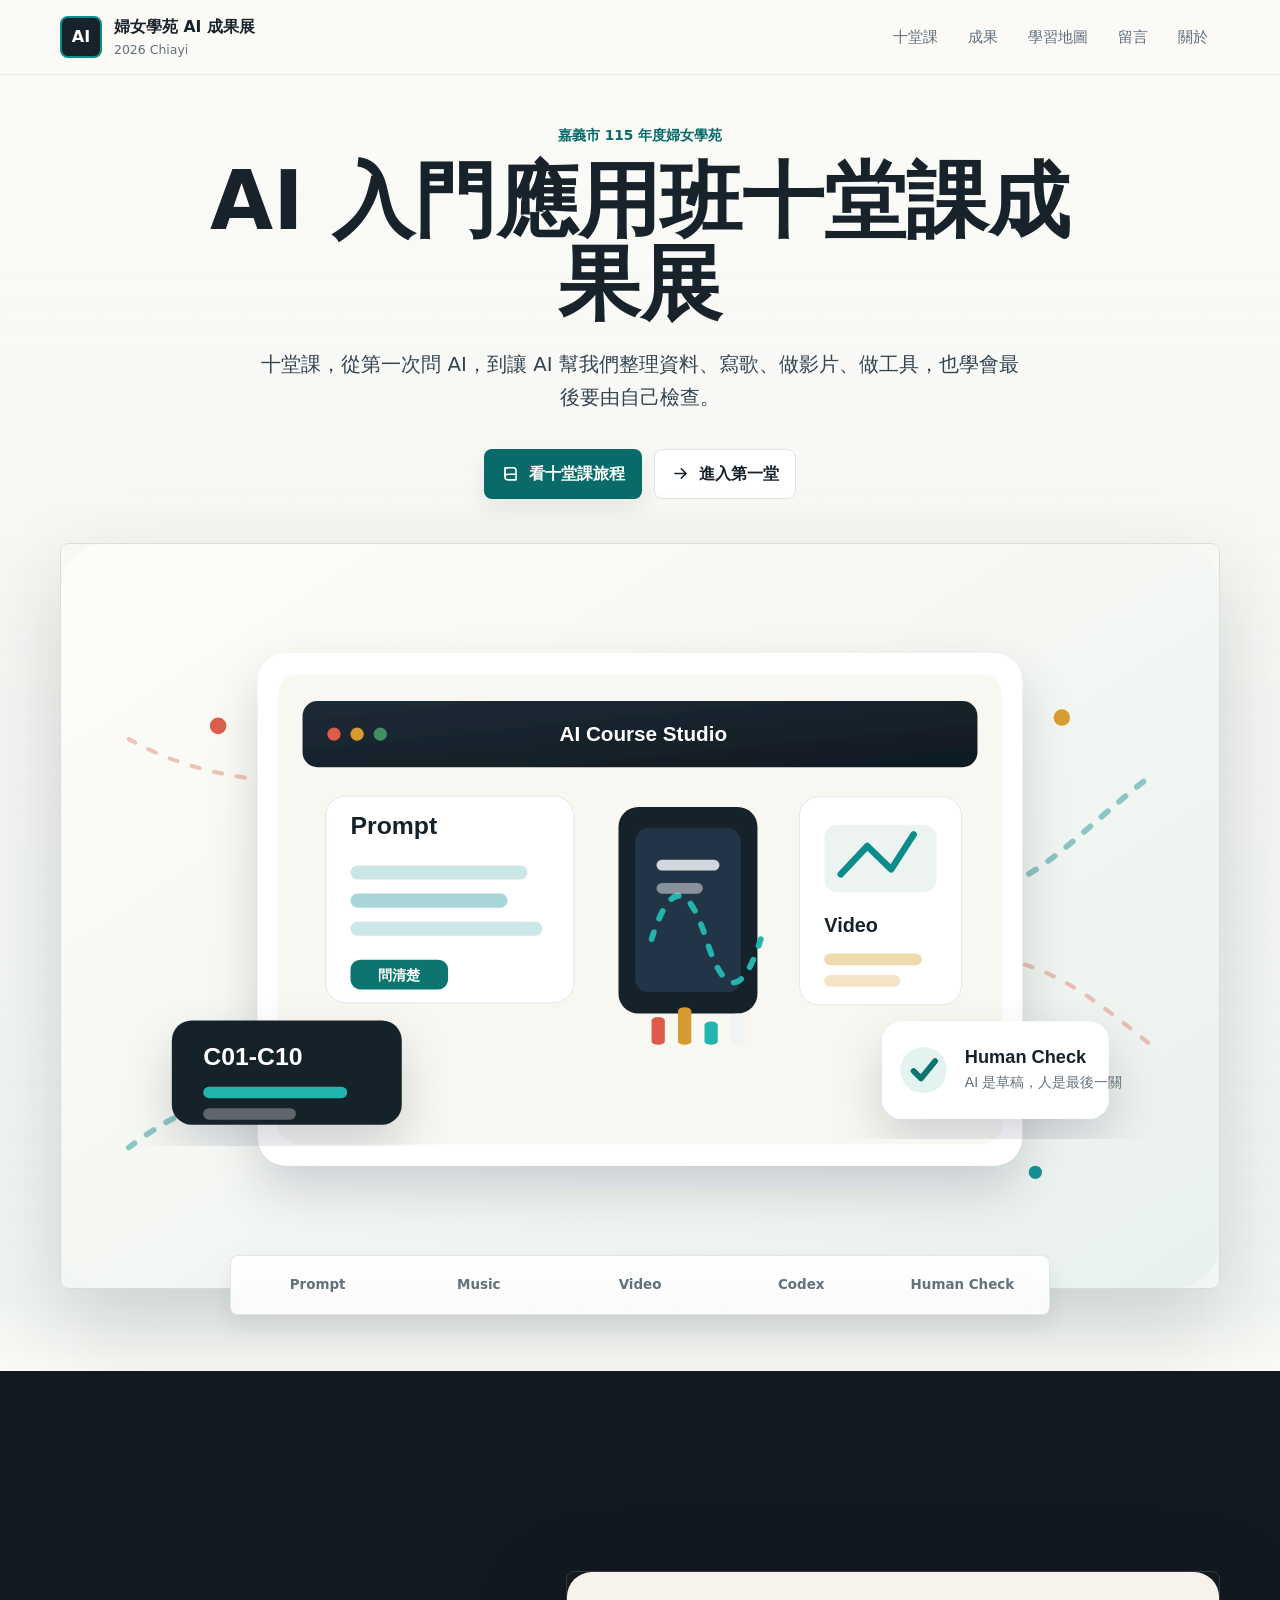
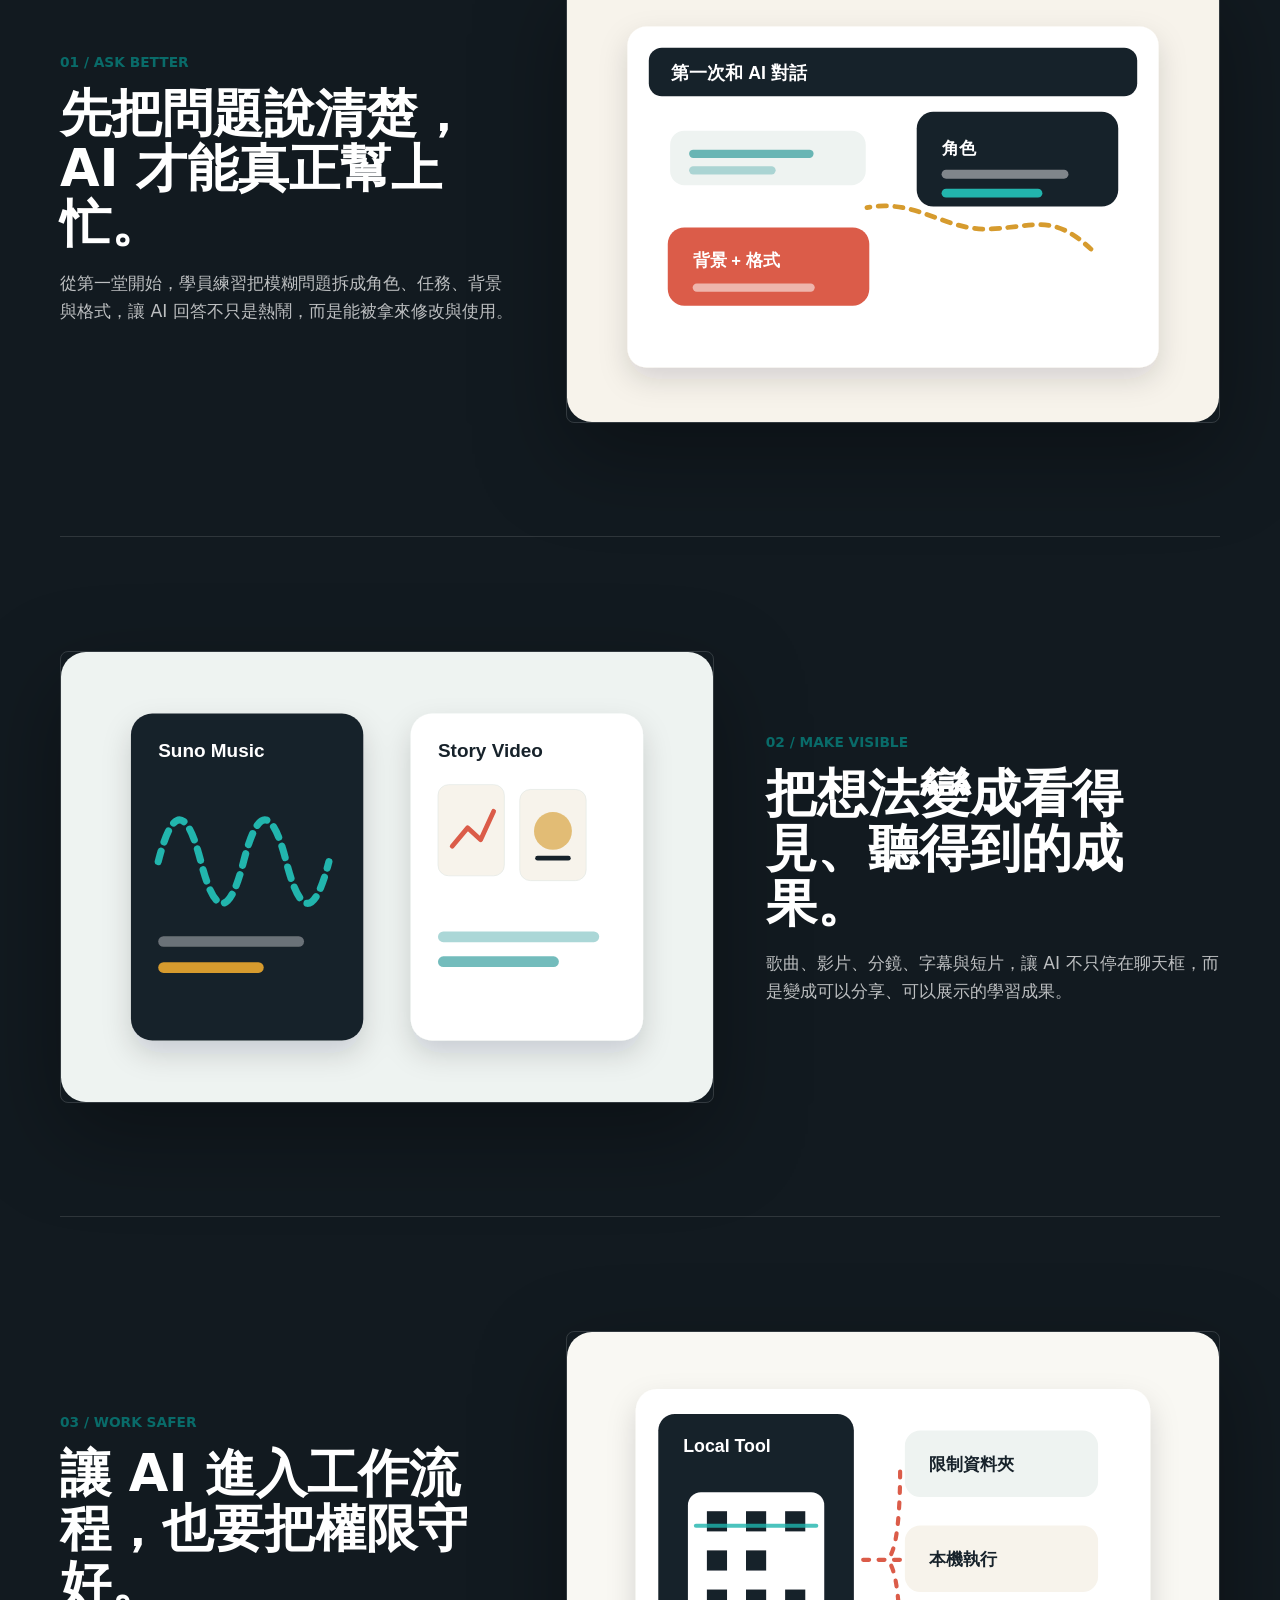
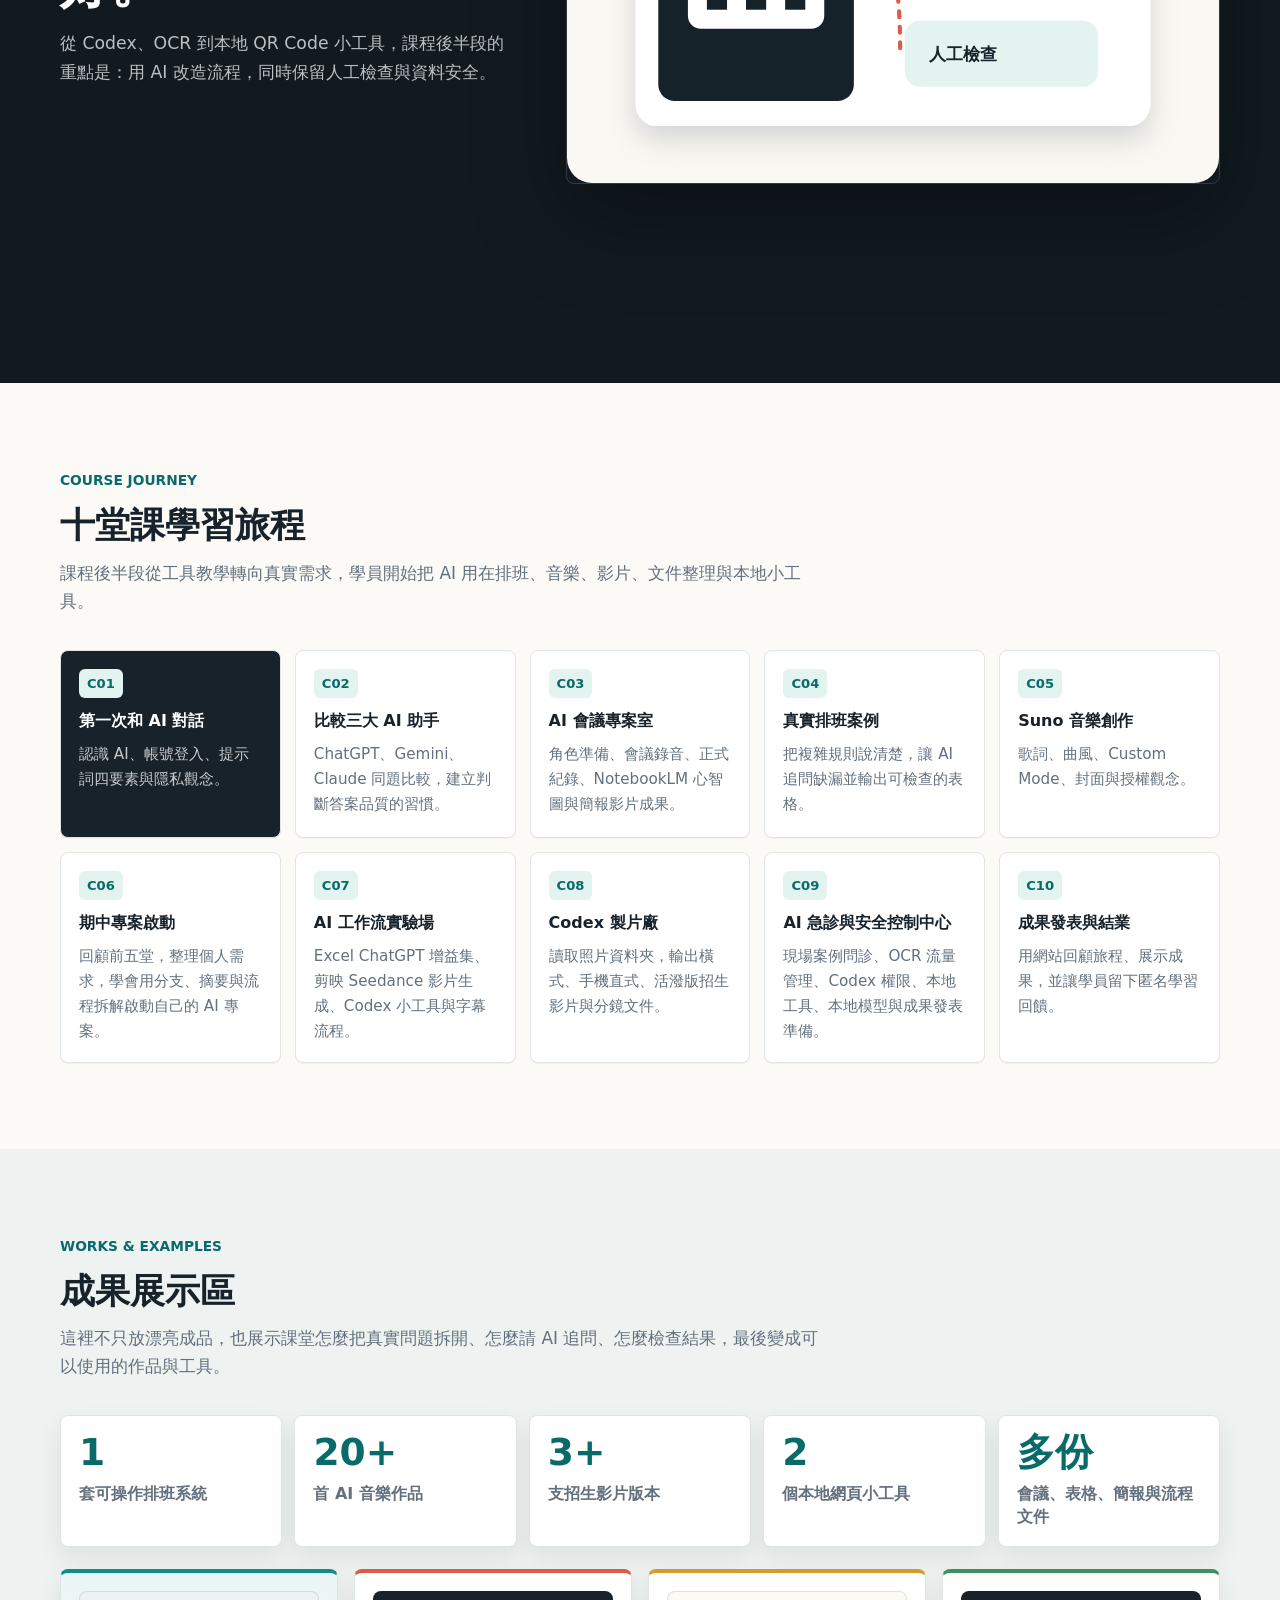
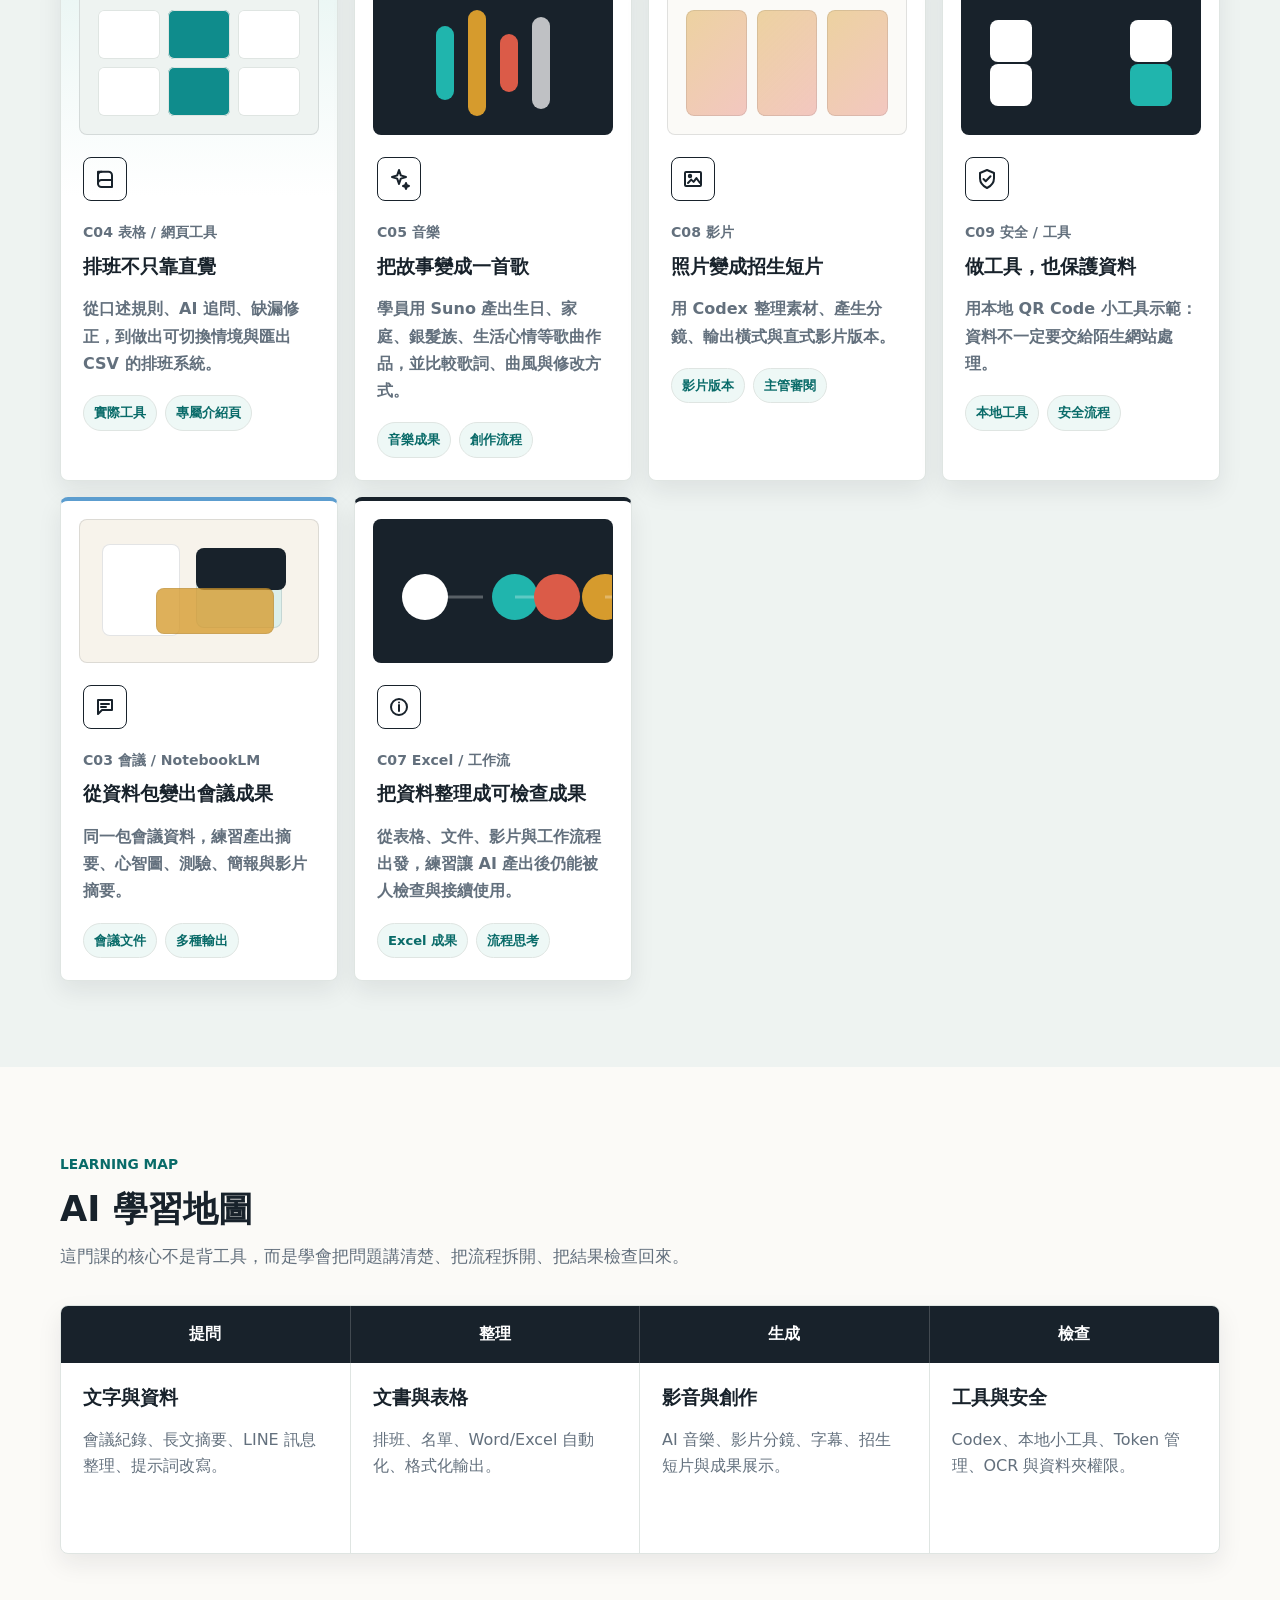
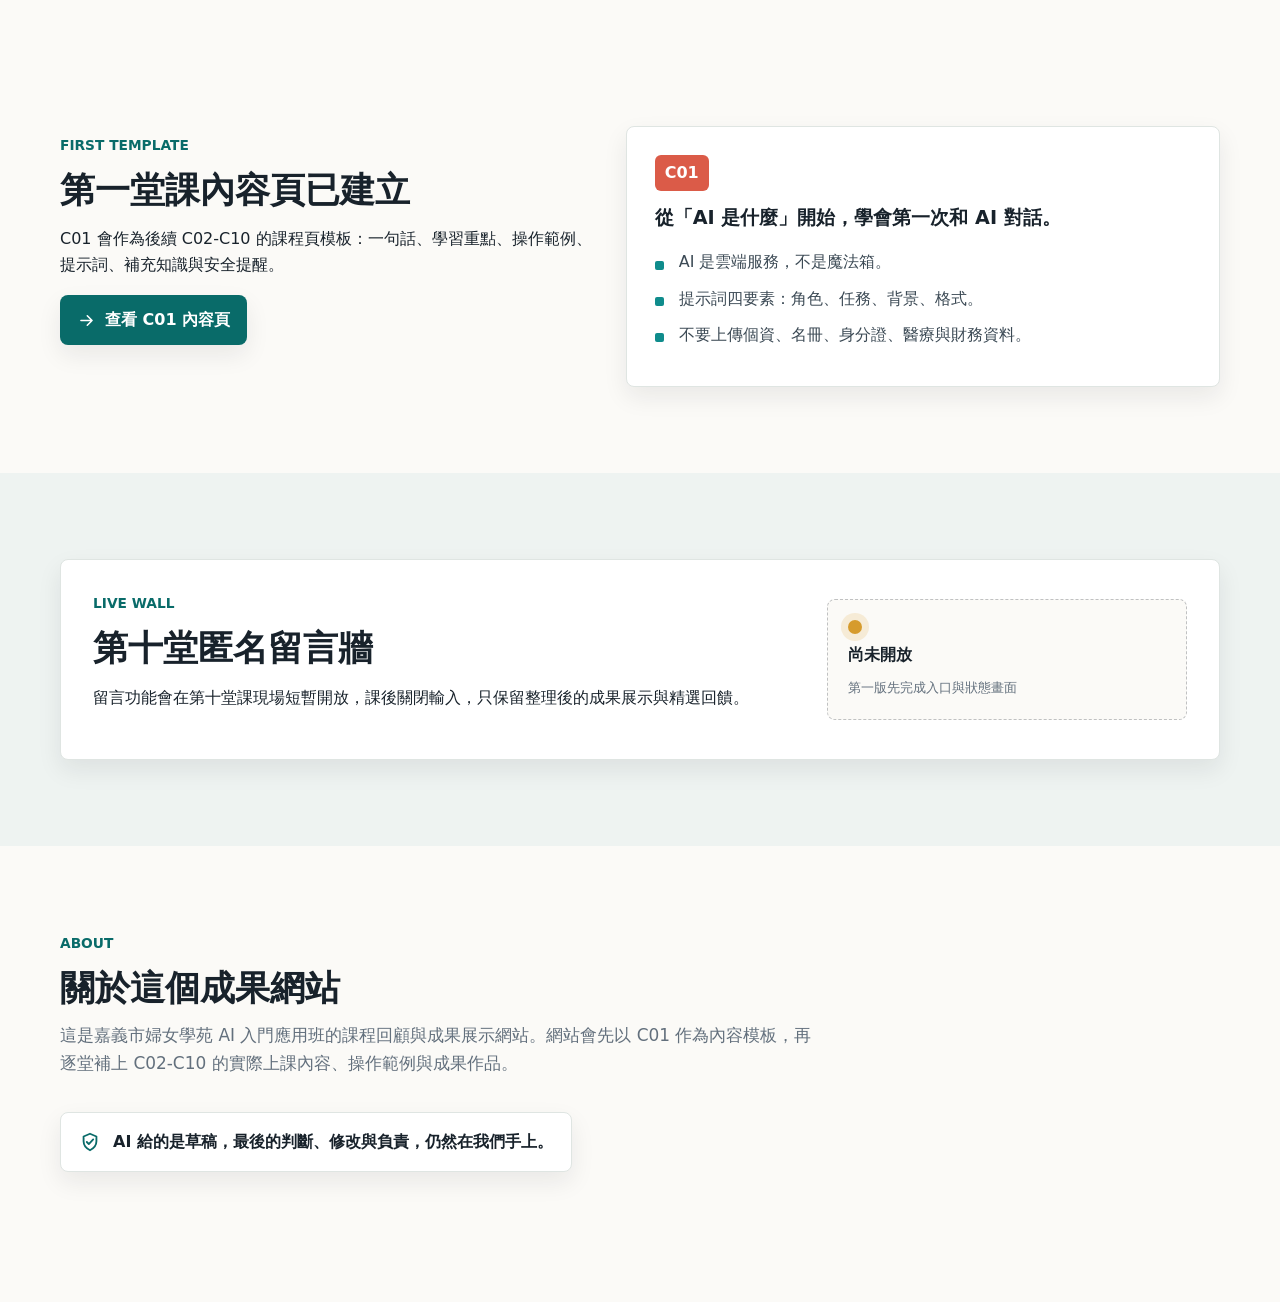
<file: index.html>
<!doctype html>
<html lang="zh-Hant">
  <head>
    <meta charset="utf-8">
    <meta name="viewport" content="width=device-width, initial-scale=1">
    <title>嘉義市婦女學苑 AI 入門應用班成果展</title>
    <meta
      name="description"
      content="嘉義市婦女學苑 AI 入門應用班十堂課成果展網站，回顧課程旅程、學員成果與第十堂課互動留言。"
    >
    <link rel="icon" href="assets/favicon.svg" type="image/svg+xml">
    <link rel="stylesheet" href="assets/styles.css">
  </head>
  <body>
    <svg aria-hidden="true" class="icon-sprite">
      <symbol id="icon-home" viewBox="0 0 24 24">
        <path d="M3 10.8 12 3l9 7.8v9.2a1 1 0 0 1-1 1h-5.2v-6.2H9.2V21H4a1 1 0 0 1-1-1z"/>
      </symbol>
      <symbol id="icon-course" viewBox="0 0 24 24">
        <path d="M5 4.8h10.5a3.5 3.5 0 0 1 3.5 3.5V20H8.5A3.5 3.5 0 0 1 5 16.5z"/>
        <path d="M8.5 4.8A3.5 3.5 0 0 0 5 8.3v8.2A3.5 3.5 0 0 1 8.5 13H19"/>
      </symbol>
      <symbol id="icon-gallery" viewBox="0 0 24 24">
        <rect x="4" y="5" width="16" height="14" rx="1"/>
        <path d="m7 16 3.2-3.4 2.4 2.3 2.8-3.8L19 16"/>
        <circle cx="9" cy="9" r="1.2"/>
      </symbol>
      <symbol id="icon-message" viewBox="0 0 24 24">
        <path d="M5 5h14v10H9l-4 4z"/>
        <path d="M8 9h8M8 12h5"/>
      </symbol>
      <symbol id="icon-info" viewBox="0 0 24 24">
        <circle cx="12" cy="12" r="8"/>
        <path d="M12 10v6M12 7.5h.01"/>
      </symbol>
      <symbol id="icon-arrow" viewBox="0 0 24 24">
        <path d="M5 12h14M13 6l6 6-6 6"/>
      </symbol>
      <symbol id="icon-spark" viewBox="0 0 24 24">
        <path d="M12 3l1.8 5.4L19 10l-5.2 1.6L12 17l-1.8-5.4L5 10l5.2-1.6z"/>
        <path d="M19 16l.8 2.2L22 19l-2.2.8L19 22l-.8-2.2L16 19l2.2-.8z"/>
      </symbol>
      <symbol id="icon-shield" viewBox="0 0 24 24">
        <path d="M12 3 19 6v5.2c0 4.1-2.8 7.7-7 9.8-4.2-2.1-7-5.7-7-9.8V6z"/>
        <path d="m8.5 12 2.2 2.2 4.8-5"/>
      </symbol>
    </svg>

    <header class="site-header">
      <a class="brand" href="#top" aria-label="回到首頁">
        <span class="brand-mark">AI</span>
        <span>
          <strong>婦女學苑 AI 成果展</strong>
          <small>2026 Chiayi</small>
        </span>
      </a>
      <nav class="desktop-nav" aria-label="主要導覽">
        <a href="#journey">十堂課</a>
        <a href="#outcomes">成果</a>
        <a href="#map">學習地圖</a>
        <a href="#message-wall">留言</a>
        <a href="#about">關於</a>
      </nav>
    </header>

    <main id="top">
      <section class="hero section-snap" aria-labelledby="hero-title">
        <div class="hero-copy reveal">
          <p class="eyebrow">嘉義市 115 年度婦女學苑</p>
          <h1 id="hero-title">AI 入門應用班十堂課成果展</h1>
          <p class="hero-lead">
            十堂課，從第一次問 AI，到讓 AI 幫我們整理資料、寫歌、做影片、做工具，也學會最後要由自己檢查。
          </p>
          <div class="hero-actions">
            <a class="btn primary" href="#journey">
              <svg><use href="#icon-course"></use></svg>
              看十堂課旅程
            </a>
            <a class="btn secondary" href="courses/c01.html">
              <svg><use href="#icon-arrow"></use></svg>
              進入第一堂
            </a>
          </div>
        </div>

        <figure class="hero-product reveal" aria-label="AI 課程成果展視覺主圖">
          <img src="assets/visuals/hero-learning-lab.svg" alt="AI 課程學習工作台示意圖">
          <figcaption>
            <span>Prompt</span>
            <span>Music</span>
            <span>Video</span>
            <span>Codex</span>
            <span>Human Check</span>
          </figcaption>
        </figure>
      </section>

      <section class="visual-story" aria-label="課程亮點視覺展示">
        <article class="story-block reveal">
          <div class="story-copy">
            <p class="eyebrow">01 / Ask Better</p>
            <h2>先把問題說清楚，AI 才能真正幫上忙。</h2>
            <p>從第一堂開始，學員練習把模糊問題拆成角色、任務、背景與格式，讓 AI 回答不只是熱鬧，而是能被拿來修改與使用。</p>
          </div>
          <figure class="story-visual">
            <img src="assets/visuals/story-dialogue.svg" alt="AI 對話與提示詞結構示意圖">
          </figure>
        </article>

        <article class="story-block story-block-reverse reveal">
          <div class="story-copy">
            <p class="eyebrow">02 / Make Visible</p>
            <h2>把想法變成看得見、聽得到的成果。</h2>
            <p>歌曲、影片、分鏡、字幕與短片，讓 AI 不只停在聊天框，而是變成可以分享、可以展示的學習成果。</p>
          </div>
          <figure class="story-visual">
            <img src="assets/visuals/story-media.svg" alt="AI 音樂與影片創作示意圖">
          </figure>
        </article>

        <article class="story-block reveal">
          <div class="story-copy">
            <p class="eyebrow">03 / Work Safer</p>
            <h2>讓 AI 進入工作流程，也要把權限守好。</h2>
            <p>從 Codex、OCR 到本地 QR Code 小工具，課程後半段的重點是：用 AI 改造流程，同時保留人工檢查與資料安全。</p>
          </div>
          <figure class="story-visual">
            <img src="assets/visuals/story-tool.svg" alt="本地工具與資料安全流程示意圖">
          </figure>
        </article>
      </section>

      <section id="journey" class="content-section">
        <div class="section-heading reveal">
          <p class="eyebrow">Course Journey</p>
          <h2>十堂課學習旅程</h2>
          <p>課程後半段從工具教學轉向真實需求，學員開始把 AI 用在排班、音樂、影片、文件整理與本地小工具。</p>
        </div>

        <div class="timeline" aria-label="十堂課時間軸">
          <a class="timeline-item is-active reveal" href="courses/c01.html">
            <span>C01</span>
            <strong>第一次和 AI 對話</strong>
            <p>認識 AI、帳號登入、提示詞四要素與隱私觀念。</p>
          </a>
          <a class="timeline-item reveal" href="courses/c02.html">
            <span>C02</span>
            <strong>比較三大 AI 助手</strong>
            <p>ChatGPT、Gemini、Claude 同題比較，建立判斷答案品質的習慣。</p>
          </a>
          <a class="timeline-item reveal" href="courses/c03.html">
            <span>C03</span>
            <strong>AI 會議專案室</strong>
            <p>角色準備、會議錄音、正式紀錄、NotebookLM 心智圖與簡報影片成果。</p>
          </a>
          <a class="timeline-item reveal" href="courses/c04.html">
            <span>C04</span>
            <strong>真實排班案例</strong>
            <p>把複雜規則說清楚，讓 AI 追問缺漏並輸出可檢查的表格。</p>
          </a>
          <a class="timeline-item reveal" href="courses/c05.html">
            <span>C05</span>
            <strong>Suno 音樂創作</strong>
            <p>歌詞、曲風、Custom Mode、封面與授權觀念。</p>
          </a>
          <a class="timeline-item reveal" href="courses/c06.html">
            <span>C06</span>
            <strong>期中專案啟動</strong>
            <p>回顧前五堂，整理個人需求，學會用分支、摘要與流程拆解啟動自己的 AI 專案。</p>
          </a>
          <a class="timeline-item reveal" href="courses/c07.html">
            <span>C07</span>
            <strong>AI 工作流實驗場</strong>
            <p>Excel ChatGPT 增益集、剪映 Seedance 影片生成、Codex 小工具與字幕流程。</p>
          </a>
          <a class="timeline-item reveal" href="courses/c08.html">
            <span>C08</span>
            <strong>Codex 製片廠</strong>
            <p>讀取照片資料夾，輸出橫式、手機直式、活潑版招生影片與分鏡文件。</p>
          </a>
          <a class="timeline-item reveal" href="courses/c09.html">
            <span>C09</span>
            <strong>AI 急診與安全控制中心</strong>
            <p>現場案例問診、OCR 流量管理、Codex 權限、本地工具、本地模型與成果發表準備。</p>
          </a>
          <a class="timeline-item reveal" href="courses/c10.html">
            <span>C10</span>
            <strong>成果發表與結業</strong>
            <p>用網站回顧旅程、展示成果，並讓學員留下匿名學習回饋。</p>
          </a>
        </div>
      </section>

      <section id="outcomes" class="content-section surface">
        <div class="section-heading reveal">
          <p class="eyebrow">Works & Examples</p>
          <h2>成果展示區</h2>
          <p>這裡不只放漂亮成品，也展示課堂怎麼把真實問題拆開、怎麼請 AI 追問、怎麼檢查結果，最後變成可以使用的作品與工具。</p>
        </div>

        <div class="outcome-summary reveal" aria-label="目前可展示成果盤點">
          <div>
            <strong>1</strong>
            <span>套可操作排班系統</span>
          </div>
          <div>
            <strong>20+</strong>
            <span>首 AI 音樂作品</span>
          </div>
          <div>
            <strong>3+</strong>
            <span>支招生影片版本</span>
          </div>
          <div>
            <strong>2</strong>
            <span>個本地網頁小工具</span>
          </div>
          <div>
            <strong>多份</strong>
            <span>會議、表格、簡報與流程文件</span>
          </div>
        </div>

        <div class="showcase-grid outcome-showcase-grid">
          <a class="showcase-card outcome-card reveal accent-teal is-featured" href="showcases/scheduling.html">
            <div class="showcase-visual visual-sheet" aria-hidden="true">
              <span></span><span></span><span></span><span></span><span></span><span></span>
            </div>
            <div class="card-icon"><svg><use href="#icon-course"></use></svg></div>
            <p class="tag">C04 表格 / 網頁工具</p>
            <h3>排班不只靠直覺</h3>
            <p>從口述規則、AI 追問、缺漏修正，到做出可切換情境與匯出 CSV 的排班系統。</p>
            <div class="outcome-meta">
              <span>實際工具</span>
              <span>專屬介紹頁</span>
            </div>
          </a>
          <a class="showcase-card outcome-card reveal accent-coral" href="courses/c05.html">
            <div class="showcase-visual visual-music" aria-hidden="true">
              <span></span><span></span><span></span><span></span>
            </div>
            <div class="card-icon"><svg><use href="#icon-spark"></use></svg></div>
            <p class="tag">C05 音樂</p>
            <h3>把故事變成一首歌</h3>
            <p>學員用 Suno 產出生日、家庭、銀髮族、生活心情等歌曲作品，並比較歌詞、曲風與修改方式。</p>
            <div class="outcome-meta">
              <span>音樂成果</span>
              <span>創作流程</span>
            </div>
          </a>
          <a class="showcase-card outcome-card reveal accent-gold" href="courses/c08.html">
            <div class="showcase-visual visual-video" aria-hidden="true">
              <span></span><span></span><span></span>
            </div>
            <div class="card-icon"><svg><use href="#icon-gallery"></use></svg></div>
            <p class="tag">C08 影片</p>
            <h3>照片變成招生短片</h3>
            <p>用 Codex 整理素材、產生分鏡、輸出橫式與直式影片版本。</p>
            <div class="outcome-meta">
              <span>影片版本</span>
              <span>主管審閱</span>
            </div>
          </a>
          <a class="showcase-card outcome-card reveal accent-green" href="courses/c09.html">
            <div class="showcase-visual visual-secure" aria-hidden="true">
              <span></span><span></span><span></span><span></span>
            </div>
            <div class="card-icon"><svg><use href="#icon-shield"></use></svg></div>
            <p class="tag">C09 安全 / 工具</p>
            <h3>做工具，也保護資料</h3>
            <p>用本地 QR Code 小工具示範：資料不一定要交給陌生網站處理。</p>
            <div class="outcome-meta">
              <span>本地工具</span>
              <span>安全流程</span>
            </div>
          </a>
          <a class="showcase-card outcome-card reveal accent-blue" href="courses/c03.html">
            <div class="showcase-visual visual-meeting" aria-hidden="true">
              <span></span><span></span><span></span><span></span>
            </div>
            <div class="card-icon"><svg><use href="#icon-message"></use></svg></div>
            <p class="tag">C03 會議 / NotebookLM</p>
            <h3>從資料包變出會議成果</h3>
            <p>同一包會議資料，練習產出摘要、心智圖、測驗、簡報與影片摘要。</p>
            <div class="outcome-meta">
              <span>會議文件</span>
              <span>多種輸出</span>
            </div>
          </a>
          <a class="showcase-card outcome-card reveal accent-slate" href="courses/c07.html">
            <div class="showcase-visual visual-workflow" aria-hidden="true">
              <span></span><span></span><span></span><span></span>
            </div>
            <div class="card-icon"><svg><use href="#icon-info"></use></svg></div>
            <p class="tag">C07 Excel / 工作流</p>
            <h3>把資料整理成可檢查成果</h3>
            <p>從表格、文件、影片與工作流程出發，練習讓 AI 產出後仍能被人檢查與接續使用。</p>
            <div class="outcome-meta">
              <span>Excel 成果</span>
              <span>流程思考</span>
            </div>
          </a>
        </div>
      </section>

      <section id="map" class="content-section">
        <div class="section-heading reveal">
          <p class="eyebrow">Learning Map</p>
          <h2>AI 學習地圖</h2>
          <p>這門課的核心不是背工具，而是學會把問題講清楚、把流程拆開、把結果檢查回來。</p>
        </div>

        <div class="map-board reveal">
          <div class="map-axis">
            <span>提問</span>
            <span>整理</span>
            <span>生成</span>
            <span>檢查</span>
          </div>
          <div class="map-lanes">
            <article>
              <h3>文字與資料</h3>
              <p>會議紀錄、長文摘要、LINE 訊息整理、提示詞改寫。</p>
            </article>
            <article>
              <h3>文書與表格</h3>
              <p>排班、名單、Word/Excel 自動化、格式化輸出。</p>
            </article>
            <article>
              <h3>影音與創作</h3>
              <p>AI 音樂、影片分鏡、字幕、招生短片與成果展示。</p>
            </article>
            <article>
              <h3>工具與安全</h3>
              <p>Codex、本地小工具、Token 管理、OCR 與資料夾權限。</p>
            </article>
          </div>
        </div>
      </section>

      <section id="c01-preview" class="content-section split">
        <div class="section-heading reveal">
          <p class="eyebrow">First Template</p>
          <h2>第一堂課內容頁已建立</h2>
          <p>C01 會作為後續 C02-C10 的課程頁模板：一句話、學習重點、操作範例、提示詞、補充知識與安全提醒。</p>
          <a class="btn primary" href="courses/c01.html">
            <svg><use href="#icon-arrow"></use></svg>
            查看 C01 內容頁
          </a>
        </div>
        <div class="lesson-preview reveal">
          <span class="lesson-number">C01</span>
          <h3>從「AI 是什麼」開始，學會第一次和 AI 對話。</h3>
          <ul class="clean-list">
            <li>AI 是雲端服務，不是魔法箱。</li>
            <li>提示詞四要素：角色、任務、背景、格式。</li>
            <li>不要上傳個資、名冊、身分證、醫療與財務資料。</li>
          </ul>
        </div>
      </section>

      <section id="message-wall" class="content-section surface">
        <div class="message-panel reveal">
          <div>
            <p class="eyebrow">Live Wall</p>
            <h2>第十堂匿名留言牆</h2>
            <p>
              留言功能會在第十堂課現場短暫開放，課後關閉輸入，只保留整理後的成果展示與精選回饋。
            </p>
          </div>
          <div class="wall-status" data-comment-status="closed">
            <span class="status-light"></span>
            <strong>尚未開放</strong>
            <small>第一版先完成入口與狀態畫面</small>
          </div>
        </div>
      </section>

      <section id="about" class="content-section about-section">
        <div class="section-heading reveal">
          <p class="eyebrow">About</p>
          <h2>關於這個成果網站</h2>
          <p>
            這是嘉義市婦女學苑 AI 入門應用班的課程回顧與成果展示網站。網站會先以 C01 作為內容模板，再逐堂補上 C02-C10 的實際上課內容、操作範例與成果作品。
          </p>
        </div>
        <div class="closing-line reveal">
          <svg><use href="#icon-shield"></use></svg>
          <span>AI 給的是草稿，最後的判斷、修改與負責，仍然在我們手上。</span>
        </div>
      </section>
    </main>

    <nav class="mobile-bottom-nav" aria-label="手機導覽">
      <a href="#top" aria-label="首頁">
        <svg><use href="#icon-home"></use></svg>
        <span>首頁</span>
      </a>
      <a href="#journey" aria-label="課程">
        <svg><use href="#icon-course"></use></svg>
        <span>課程</span>
      </a>
      <a href="#outcomes" aria-label="成果">
        <svg><use href="#icon-gallery"></use></svg>
        <span>成果</span>
      </a>
      <a href="#message-wall" aria-label="留言">
        <svg><use href="#icon-message"></use></svg>
        <span>留言</span>
      </a>
      <a href="#about" aria-label="關於">
        <svg><use href="#icon-info"></use></svg>
        <span>關於</span>
      </a>
    </nav>

    <script src="assets/app.js"></script>
  </body>
</html>
</file>
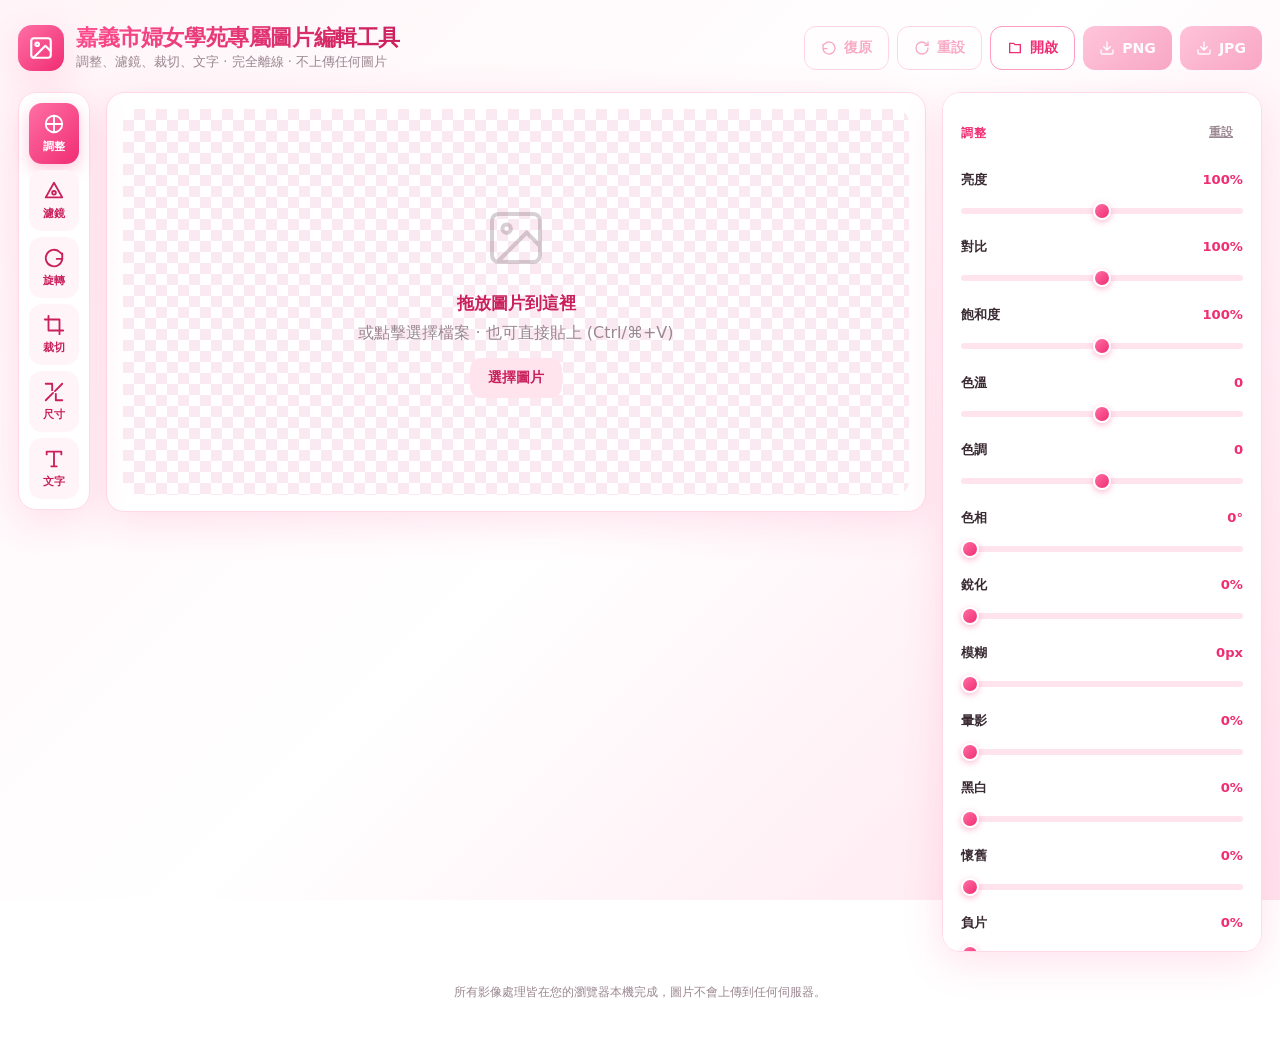
<file: assets/course09/tools/image-editor/index.html>
<!DOCTYPE html>
<html lang="zh-Hant">
<head>
<meta charset="UTF-8">
<meta name="viewport" content="width=device-width, initial-scale=1.0">
<title>嘉義市婦女學苑專屬圖片編輯工具</title>
<link rel="icon" href="../../../favicon.svg" type="image/svg+xml">
<style>
:root{
  --pink-50:#fff5f8; --pink-100:#ffe4ee; --pink-200:#ffc9dd;
  --pink-300:#ff9cc0; --pink-400:#ff6fa5; --pink-500:#ff4d8d;
  --pink-600:#f02d72; --pink-700:#c91f5b;
  --ink:#3a2b33; --muted:#9b8791; --line:#ffd9e6;
  --white:#ffffff; --shadow:0 10px 40px rgba(255,77,141,.16);
  --radius:18px;
}
*{box-sizing:border-box;margin:0;padding:0}
body{
  font-family:"Noto Sans TC","PingFang TC","Microsoft JhengHei",system-ui,-apple-system,sans-serif;
  background:linear-gradient(135deg,var(--pink-50) 0%,#fff 50%,var(--pink-100) 100%);
  background-attachment:fixed;color:var(--ink);min-height:100vh;line-height:1.6;
  -webkit-font-smoothing:antialiased;
}
.wrap{max-width:1280px;margin:0 auto;padding:24px 18px 56px}

/* header / toolbar */
.topbar{display:flex;align-items:center;justify-content:space-between;gap:16px;
  flex-wrap:wrap;margin-bottom:20px}
.brand{display:flex;align-items:center;gap:12px}
.brand .badge{width:46px;height:46px;border-radius:14px;
  background:linear-gradient(135deg,var(--pink-400),var(--pink-600));
  display:grid;place-items:center;box-shadow:var(--shadow);flex:none}
.brand .badge svg{width:26px;height:26px}
.brand h1{font-size:1.4rem;font-weight:800;letter-spacing:-.4px;
  background:linear-gradient(135deg,var(--pink-500),var(--pink-700));
  -webkit-background-clip:text;background-clip:text;color:transparent;line-height:1.2}
.brand p{color:var(--muted);font-size:.82rem}
.actions{display:flex;gap:8px;flex-wrap:wrap}

.btn{border:none;border-radius:12px;min-height:44px;padding:10px 16px;font-size:.88rem;font-weight:700;
  cursor:pointer;transition:.18s;display:inline-flex;align-items:center;justify-content:center;
  gap:7px;font-family:inherit}
.btn svg{width:16px;height:16px}
.btn-primary{background:linear-gradient(135deg,var(--pink-400),var(--pink-600));color:#fff;
  box-shadow:0 6px 18px rgba(255,77,141,.3)}
.btn-primary:hover{transform:translateY(-2px);box-shadow:0 10px 26px rgba(255,77,141,.4)}
.btn-ghost{background:#fff;color:var(--pink-600);border:1.5px solid var(--pink-300)}
.btn-ghost:hover{background:var(--pink-50)}
.btn:disabled{opacity:.4;cursor:not-allowed;transform:none;box-shadow:none}

/* editor layout */
.editor{display:grid;grid-template-columns:72px 1fr 320px;gap:16px;align-items:start}
@media(max-width:960px){.editor{grid-template-columns:1fr}
  .rail{flex-direction:row;overflow-x:auto;position:static!important}
  .panel{position:static!important}}

.card{background:var(--white);border:1px solid var(--line);border-radius:var(--radius);
  box-shadow:var(--shadow)}

/* tool rail */
.rail{display:flex;flex-direction:column;gap:6px;padding:10px;position:sticky;top:18px}
.rail .tool{border:none;background:var(--pink-50);color:var(--pink-700);border-radius:13px;
  padding:10px 4px;cursor:pointer;font-size:.68rem;font-weight:600;transition:.16s;
  display:flex;flex-direction:column;align-items:center;gap:5px;flex:1 0 auto}
.rail .tool svg{width:22px;height:22px}
.rail .tool:hover{background:var(--pink-100)}
.rail .tool.active{background:linear-gradient(135deg,var(--pink-400),var(--pink-600));color:#fff;
  box-shadow:0 6px 16px rgba(255,77,141,.3)}

/* stage */
.stage-card{padding:16px;min-height:420px;display:flex;flex-direction:column}
.stage{flex:1;position:relative;background:
  linear-gradient(45deg,#fbe9f1 25%,transparent 25%),
  linear-gradient(-45deg,#fbe9f1 25%,transparent 25%),
  linear-gradient(45deg,transparent 75%,#fbe9f1 75%),
  linear-gradient(-45deg,transparent 75%,#fbe9f1 75%);
  background-size:22px 22px;background-position:0 0,0 11px,11px -11px,-11px 0;
  border-radius:14px;display:grid;place-items:center;overflow:hidden;min-height:380px;padding:14px}
#view{max-width:100%;max-height:70vh;border-radius:8px;box-shadow:0 4px 18px rgba(0,0,0,.12);
  display:none;touch-action:none}
.drop{text-align:center;color:var(--muted);padding:40px 20px;cursor:pointer;width:100%}
.drop.drag{color:var(--pink-600)}
.drop svg{width:64px;height:64px;opacity:.4;margin-bottom:12px}
.drop h3{color:var(--pink-700);font-size:1.05rem;margin-bottom:4px}
.drop .or{font-size:.8rem;margin-top:10px}
.drop .pick{display:inline-block;margin-top:12px;background:var(--pink-100);color:var(--pink-700);
  font-weight:700;padding:9px 18px;border-radius:11px;font-size:.85rem}

/* crop overlay */
#cropLayer{position:absolute;inset:0;display:none;cursor:crosshair}
.crop-box{position:absolute;border:2px solid #fff;box-shadow:0 0 0 9999px rgba(0,0,0,.45);cursor:move}
.crop-box .h{position:absolute;width:14px;height:14px;background:#fff;border:2px solid var(--pink-500);
  border-radius:50%}
.crop-box .h.tl{left:-7px;top:-7px;cursor:nwse-resize}
.crop-box .h.tr{right:-7px;top:-7px;cursor:nesw-resize}
.crop-box .h.bl{left:-7px;bottom:-7px;cursor:nesw-resize}
.crop-box .h.br{right:-7px;bottom:-7px;cursor:nwse-resize}
.crop-box .grid3{position:absolute;inset:0;pointer-events:none;
  background:linear-gradient(#fff6 1px,transparent 1px) 0 33.3%/100% 33.3%,
  linear-gradient(90deg,#fff6 1px,transparent 1px) 33.3% 0/33.3% 100%;opacity:.5}

/* control panel */
.panel{padding:18px;position:sticky;top:18px;max-height:calc(100vh - 40px);overflow-y:auto}
.panel h2{font-size:.78rem;text-transform:uppercase;letter-spacing:1.2px;color:var(--pink-600);
  font-weight:700;margin-bottom:14px;display:flex;align-items:center;justify-content:space-between}
.panel .reset-mini{min-width:44px;min-height:44px;padding:4px 6px;font-size:.72rem;color:var(--muted);background:none;border:none;cursor:pointer;
  text-transform:none;letter-spacing:0;text-decoration:underline;font-weight:600}
.pane{display:none}.pane.on{display:block}

.slider{margin-bottom:15px}
.slider .lab{display:flex;justify-content:space-between;font-size:.82rem;font-weight:600;margin-bottom:6px}
.slider .lab .val{color:var(--pink-600);font-variant-numeric:tabular-nums}
input[type=range]{-webkit-appearance:none;appearance:none;width:100%;height:6px;border-radius:5px;
  background:var(--pink-100);outline:none}
input[type=range]::-webkit-slider-thumb{-webkit-appearance:none;width:18px;height:18px;border-radius:50%;
  background:linear-gradient(135deg,var(--pink-400),var(--pink-600));cursor:pointer;border:2px solid #fff;
  box-shadow:0 2px 6px rgba(255,77,141,.4)}
input[type=range]::-moz-range-thumb{width:16px;height:16px;border-radius:50%;border:2px solid #fff;
  background:var(--pink-500);cursor:pointer}

.grid-btns{display:grid;grid-template-columns:1fr 1fr;gap:10px}
.tile{border:1.5px solid var(--line);background:var(--pink-50);color:var(--pink-700);border-radius:12px;
  padding:11px 8px;font-size:.82rem;font-weight:600;cursor:pointer;transition:.15s;display:flex;
  align-items:center;justify-content:center;gap:7px}
.tile svg{width:17px;height:17px}
.tile:hover{background:var(--pink-100);border-color:var(--pink-300)}
.tile.active{background:linear-gradient(135deg,var(--pink-400),var(--pink-600));color:#fff;border-color:transparent}

/* filter thumbnails */
.filters{display:grid;grid-template-columns:1fr 1fr 1fr;gap:10px}
.fthumb{cursor:pointer;text-align:center}
.fthumb canvas{width:100%;aspect-ratio:1;border-radius:11px;border:2px solid transparent;
  object-fit:cover;display:block;background:var(--pink-50)}
.fthumb.active canvas{border-color:var(--pink-500)}
.fthumb span{font-size:.72rem;color:var(--muted);display:block;margin-top:4px;font-weight:600}
.fthumb.active span{color:var(--pink-600)}

.field{margin-bottom:13px}
.field label{display:block;font-size:.8rem;font-weight:600;margin-bottom:5px}
.field input[type=text],.field input[type=number],.field select{width:100%;border:1.5px solid var(--line);
  border-radius:11px;padding:9px 12px;font-size:.9rem;font-family:inherit;color:var(--ink);
  background:var(--pink-50);outline:none}
.field input:focus,.field select:focus{border-color:var(--pink-400);background:#fff}
.row2{display:grid;grid-template-columns:1fr 1fr;gap:10px}
.inline{display:flex;align-items:center;gap:10px}
.inline input[type=color]{width:42px;height:36px;border:1.5px solid var(--line);border-radius:10px;
  padding:2px;cursor:pointer;background:#fff}
.chk{display:flex;align-items:center;gap:8px;font-size:.85rem;font-weight:600;cursor:pointer;margin-bottom:12px}
.chk input{width:16px;height:16px;accent-color:var(--pink-500)}
.apply-row{display:grid;grid-template-columns:1fr 1fr;gap:10px;margin-top:14px}
.hint{font-size:.74rem;color:var(--muted);margin-top:6px;line-height:1.4}
.textlist{margin-top:12px;display:flex;flex-direction:column;gap:6px}
.textlist .item{display:flex;align-items:center;gap:8px;background:var(--pink-50);border:1.5px solid var(--line);
  border-radius:10px;padding:7px 10px;font-size:.8rem}
.textlist .item span{flex:1;overflow:hidden;text-overflow:ellipsis;white-space:nowrap}
.textlist .item button{background:none;border:none;color:var(--pink-600);cursor:pointer;font-weight:700}
.aspect-grid{display:grid;grid-template-columns:1fr 1fr 1fr;gap:8px;margin-bottom:12px}
footer{text-align:center;color:var(--muted);font-size:.78rem;margin-top:30px}
.disabled-veil{opacity:.45;pointer-events:none}
</style>
</head>
<body>
<div class="wrap">
  <div class="topbar">
    <div class="brand">
      <span class="badge">
        <svg viewBox="0 0 24 24" fill="none" stroke="#fff" stroke-width="2" stroke-linecap="round" stroke-linejoin="round">
          <rect x="3" y="3" width="18" height="18" rx="2.5"/><circle cx="8.5" cy="8.5" r="1.6"/>
          <path d="M21 15l-5-5L5 21"/></svg>
      </span>
      <div>
        <h1>嘉義市婦女學苑專屬圖片編輯工具</h1>
        <p>調整、濾鏡、裁切、文字 · 完全離線 · 不上傳任何圖片</p>
      </div>
    </div>
    <div class="actions">
      <button class="btn btn-ghost" id="btnUndo" disabled>
        <svg viewBox="0 0 24 24" fill="none" stroke="currentColor" stroke-width="2" stroke-linecap="round"><path d="M3 7v6h6M3 13a9 9 0 1 0 3-7.7L3 8"/></svg>復原</button>
      <button class="btn btn-ghost" id="btnReset" disabled>
        <svg viewBox="0 0 24 24" fill="none" stroke="currentColor" stroke-width="2" stroke-linecap="round"><path d="M21 12a9 9 0 1 1-9-9c2.5 0 4.7 1 6.3 2.7L21 8"/><path d="M21 3v5h-5"/></svg>重設</button>
      <button class="btn btn-ghost" id="btnOpen">
        <svg viewBox="0 0 24 24" fill="none" stroke="currentColor" stroke-width="2" stroke-linecap="round"><path d="M4 5h6l2 2h8v12H4z"/></svg>開啟</button>
      <button class="btn btn-primary" id="btnPng" disabled>
        <svg viewBox="0 0 24 24" fill="none" stroke="currentColor" stroke-width="2" stroke-linecap="round"><path d="M21 15v4a2 2 0 0 1-2 2H5a2 2 0 0 1-2-2v-4M7 10l5 5 5-5M12 15V3"/></svg>PNG</button>
      <button class="btn btn-primary" id="btnJpg" disabled>
        <svg viewBox="0 0 24 24" fill="none" stroke="currentColor" stroke-width="2" stroke-linecap="round"><path d="M21 15v4a2 2 0 0 1-2 2H5a2 2 0 0 1-2-2v-4M7 10l5 5 5-5M12 15V3"/></svg>JPG</button>
    </div>
  </div>

  <div class="editor">
    <!-- tool rail -->
    <div class="card rail" id="rail"></div>

    <!-- stage -->
    <div class="card stage-card">
      <div class="stage" id="stage">
        <canvas id="view"></canvas>
        <div id="cropLayer"></div>
        <div class="drop" id="drop">
          <svg viewBox="0 0 24 24" fill="none" stroke="currentColor" stroke-width="1.5"><rect x="3" y="3" width="18" height="18" rx="2.5"/><circle cx="8.5" cy="8.5" r="1.6"/><path d="M21 15l-5-5L5 21"/></svg>
          <h3>拖放圖片到這裡</h3>
          <div>或點擊選擇檔案 · 也可直接貼上 (Ctrl/⌘+V)</div>
          <span class="pick">選擇圖片</span>
        </div>
      </div>
    </div>

    <!-- control panel -->
    <div class="card panel" id="panel">
      <!-- ADJUST -->
      <div class="pane on" data-pane="adjust">
        <h2>調整 <button class="reset-mini" data-reset="adjust">重設</button></h2>
        <div id="adjSliders"></div>
      </div>
      <!-- FILTERS -->
      <div class="pane" data-pane="filters">
        <h2>濾鏡</h2>
        <div class="filters" id="filterGrid"></div>
      </div>
      <!-- TRANSFORM -->
      <div class="pane" data-pane="transform">
        <h2>旋轉與翻轉</h2>
        <div class="grid-btns" style="margin-bottom:12px">
          <button class="tile" data-act="rotL"><svg viewBox="0 0 24 24" fill="none" stroke="currentColor" stroke-width="2" stroke-linecap="round"><path d="M3 7v6h6"/><path d="M3 13a9 9 0 1 0 3-7.7L3 8"/></svg>左轉 90°</button>
          <button class="tile" data-act="rotR"><svg viewBox="0 0 24 24" fill="none" stroke="currentColor" stroke-width="2" stroke-linecap="round"><path d="M21 7v6h-6"/><path d="M21 13a9 9 0 1 1-3-7.7L21 8"/></svg>右轉 90°</button>
          <button class="tile" data-act="flipH"><svg viewBox="0 0 24 24" fill="none" stroke="currentColor" stroke-width="2" stroke-linecap="round"><path d="M12 3v18M7 8l-4 4 4 4M17 8l4 4-4 4"/></svg>水平翻轉</button>
          <button class="tile" data-act="flipV"><svg viewBox="0 0 24 24" fill="none" stroke="currentColor" stroke-width="2" stroke-linecap="round"><path d="M3 12h18M8 7L12 3l4 4M8 17l4 4 4-4"/></svg>垂直翻轉</button>
        </div>
        <div class="slider">
          <div class="lab"><span>水平校正</span><span class="val" id="straightVal">0°</span></div>
          <input type="range" id="straighten" min="-45" max="45" value="0">
        </div>
        <p class="hint">校正會自動放大以填滿邊角。按「套用」可固定目前角度。</p>
        <div class="apply-row">
          <button class="btn btn-ghost" data-act="straightReset">歸零</button>
          <button class="btn btn-primary" data-act="straightApply">套用</button>
        </div>
      </div>
      <!-- CROP -->
      <div class="pane" data-pane="crop">
        <h2>裁切</h2>
        <div class="aspect-grid" id="aspectGrid"></div>
        <p class="hint">拖動方框與四角調整範圍。</p>
        <div class="apply-row">
          <button class="btn btn-ghost" data-act="cropCancel">取消</button>
          <button class="btn btn-primary" data-act="cropApply">套用裁切</button>
        </div>
      </div>
      <!-- RESIZE -->
      <div class="pane" data-pane="resize">
        <h2>尺寸調整</h2>
        <div class="row2">
          <div class="field"><label>寬度 (px)</label><input type="number" id="rw" min="1"></div>
          <div class="field"><label>高度 (px)</label><input type="number" id="rh" min="1"></div>
        </div>
        <label class="chk"><input type="checkbox" id="rlock" checked>鎖定長寬比</label>
        <p class="hint" id="origSize"></p>
        <div class="apply-row">
          <button class="btn btn-ghost" data-act="resizeReset">還原原始</button>
          <button class="btn btn-primary" data-act="resizeApply">套用尺寸</button>
        </div>
      </div>
      <!-- TEXT -->
      <div class="pane" data-pane="text">
        <h2>文字</h2>
        <div class="field"><label>文字內容</label><input type="text" id="txtVal" placeholder="輸入文字"></div>
        <div class="row2">
          <div class="field"><label>字級</label><input type="number" id="txtSize" value="48" min="6"></div>
          <div class="field"><label>字體</label>
            <select id="txtFont">
              <option value='"Noto Sans TC",sans-serif'>黑體</option>
              <option value='"Noto Serif TC",serif'>明體</option>
              <option value='Georgia,serif'>Georgia</option>
              <option value='Impact,sans-serif'>Impact</option>
              <option value='"Courier New",monospace'>等寬</option>
            </select>
          </div>
        </div>
        <div class="field"><label>顏色與樣式</label>
          <div class="inline">
            <input type="color" id="txtColor" value="#ffffff">
            <label class="chk" style="margin:0"><input type="checkbox" id="txtBold" checked>粗體</label>
            <label class="chk" style="margin:0"><input type="checkbox" id="txtShadow" checked>陰影</label>
          </div>
        </div>
        <button class="btn btn-primary" style="width:100%" data-act="addText">＋ 加入文字</button>
        <p class="hint">在畫布上拖動文字即可移動位置。</p>
        <div class="textlist" id="textList"></div>
      </div>
    </div>
  </div>

  <footer>所有影像處理皆在您的瀏覽器本機完成，圖片不會上傳到任何伺服器。</footer>
</div>

<input type="file" id="fileInput" accept="image/*" hidden>

<script>
(function(){
"use strict";
var $=function(s){return document.querySelector(s);};
var $$=function(s){return Array.prototype.slice.call(document.querySelectorAll(s));};

/* ---------- state ---------- */
var DEF={brightness:100,contrast:100,saturate:100,hue:0,blur:0,grayscale:0,sepia:0,invert:0,
         temp:0,tint:0,sharpen:0,vignette:0,rotate:0};
var adj=Object.assign({},DEF);
var work=null;            // working HTMLImageElement/Canvas (the base bitmap)
var texts=[];             // {text,x,y,size,font,color,bold,shadow}
var history=[];           // snapshots for undo (destructive ops)
var activeTextId=null, textSeq=0;
var crop=null;            // {x,y,w,h} in image fraction when crop pane active
var cropAspect=0;         // 0 = free
var MAXDIM=2600;          // cap working dimension for performance

var view=$("#view"), vctx=view.getContext("2d");
var base=document.createElement("canvas"), bctx=base.getContext("2d");

/* ---------- tools ---------- */
var TOOLS=[
  {id:"adjust",name:"調整",icon:'<circle cx="12" cy="12" r="9"/><path d="M12 3v18M3 12h18"/>'},
  {id:"filters",name:"濾鏡",icon:'<path d="M12 3l9 16H3z"/><circle cx="12" cy="14" r="2"/>'},
  {id:"transform",name:"旋轉",icon:'<path d="M21 7v6h-6"/><path d="M21 13a9 9 0 1 1-3-7.7L21 8"/>'},
  {id:"crop",name:"裁切",icon:'<path d="M6 2v16h16M2 6h16v16"/>'},
  {id:"resize",name:"尺寸",icon:'<path d="M3 3h7v7M21 21h-7v-7M21 3l-8 8M3 21l8-8"/>'},
  {id:"text",name:"文字",icon:'<path d="M4 7V4h16v3M9 20h6M12 4v16"/>'}
];
var rail=$("#rail"), activeTool="adjust";
TOOLS.forEach(function(t){
  var b=document.createElement("button");
  b.className="tool"+(t.id===activeTool?" active":""); b.dataset.id=t.id;
  b.innerHTML='<svg viewBox="0 0 24 24" fill="none" stroke="currentColor" stroke-width="2" stroke-linecap="round" stroke-linejoin="round">'+t.icon+'</svg><span>'+t.name+'</span>';
  b.onclick=function(){ selectTool(t.id); };
  rail.appendChild(b);
});
function selectTool(id){
  if(id==="crop" && work) startCrop(); else endCrop();
  activeTool=id;
  $$(".rail .tool").forEach(function(x){x.classList.toggle("active",x.dataset.id===id);});
  $$(".pane").forEach(function(p){p.classList.toggle("on",p.dataset.pane===id);});
  if(id==="resize"&&work){ $("#rw").value=work.width; $("#rh").value=work.height;
    $("#origSize").textContent="原始尺寸："+work.width+" × "+work.height+" px"; }
}

/* ---------- adjust sliders ---------- */
var ADJ=[
  {k:"brightness",n:"亮度",min:0,max:200,suf:"%"},
  {k:"contrast",n:"對比",min:0,max:200,suf:"%"},
  {k:"saturate",n:"飽和度",min:0,max:200,suf:"%"},
  {k:"temp",n:"色溫",min:-100,max:100,suf:""},
  {k:"tint",n:"色調",min:-100,max:100,suf:""},
  {k:"hue",n:"色相",min:0,max:360,suf:"°"},
  {k:"sharpen",n:"銳化",min:0,max:100,suf:"%"},
  {k:"blur",n:"模糊",min:0,max:20,suf:"px"},
  {k:"vignette",n:"暈影",min:0,max:100,suf:"%"},
  {k:"grayscale",n:"黑白",min:0,max:100,suf:"%"},
  {k:"sepia",n:"懷舊",min:0,max:100,suf:"%"},
  {k:"invert",n:"負片",min:0,max:100,suf:"%"}
];
var as=$("#adjSliders");
ADJ.forEach(function(a){
  var d=document.createElement("div"); d.className="slider";
  d.innerHTML='<div class="lab"><span>'+a.n+'</span><span class="val" id="v_'+a.k+'">'+adj[a.k]+a.suf+'</span></div>'+
    '<input type="range" id="s_'+a.k+'" min="'+a.min+'" max="'+a.max+'" value="'+adj[a.k]+'">';
  as.appendChild(d);
  var inp=d.querySelector("input");
  inp.addEventListener("input",function(){
    adj[a.k]=parseFloat(inp.value); $("#v_"+a.k).textContent=inp.value+a.suf; scheduleRender();
  });
});
function syncAdjUI(){
  ADJ.forEach(function(a){ var s=$("#s_"+a.k); if(s){s.value=adj[a.k]; $("#v_"+a.k).textContent=adj[a.k]+a.suf;} });
  $("#straighten").value=adj.rotate; $("#straightVal").textContent=adj.rotate+"°";
}

/* ---------- filter presets ---------- */
var PRESETS=[
  {id:"none",n:"原圖",a:{}},
  {id:"vivid",n:"鮮豔",a:{saturate:150,contrast:115,brightness:104}},
  {id:"mono",n:"黑白",a:{grayscale:100,contrast:110}},
  {id:"warm",n:"暖陽",a:{temp:45,saturate:115,brightness:104}},
  {id:"cool",n:"清冷",a:{temp:-45,saturate:108,contrast:105}},
  {id:"vintage",n:"復古",a:{sepia:45,saturate:85,contrast:95,temp:20,vignette:35}},
  {id:"fade",n:"淡雅",a:{contrast:88,saturate:80,brightness:108}},
  {id:"drama",n:"戲劇",a:{contrast:140,saturate:120,sharpen:30,vignette:30}},
  {id:"film",n:"底片",a:{sepia:20,contrast:108,saturate:110,grayscale:8,vignette:25}}
];
function applyPreset(p){
  adj=Object.assign({},DEF,p.a);
  syncAdjUI(); render();
  $$(".fthumb").forEach(function(x){x.classList.toggle("active",x.dataset.id===p.id);});
}

/* ---------- crop aspect buttons ---------- */
var ASPECTS=[{n:"自由",v:0},{n:"1:1",v:1},{n:"4:3",v:4/3},{n:"3:4",v:3/4},{n:"16:9",v:16/9},{n:"3:2",v:3/2}];
var ag=$("#aspectGrid");
ASPECTS.forEach(function(a,i){
  var b=document.createElement("button"); b.className="tile"+(i===0?" active":""); b.textContent=a.n;
  b.onclick=function(){ cropAspect=a.v; $$("#aspectGrid .tile").forEach(function(x){x.classList.remove("active");});
    b.classList.add("active"); applyAspect(); };
  ag.appendChild(b);
});

/* ---------- file loading ---------- */
var fileInput=$("#fileInput"), drop=$("#drop"), stage=$("#stage");
function openImage(file){
  if(!file||!/^image\//.test(file.type))return;
  var r=new FileReader();
  r.onload=function(e){
    var img=new Image();
    img.onload=function(){
      var c=document.createElement("canvas"), w=img.width, h=img.height;
      if(Math.max(w,h)>MAXDIM){ var s=MAXDIM/Math.max(w,h); w=Math.round(w*s); h=Math.round(h*s); }
      c.width=w; c.height=h; c.getContext("2d").drawImage(img,0,0,w,h);
      work=c; adj=Object.assign({},DEF); texts=[]; history=[]; activeTextId=null;
      drop.style.display="none"; view.style.display="block";
      enable(true); syncAdjUI(); renderTextList(); buildThumbs(); render();
      $("#btnUndo").disabled=true;
    };
    img.src=e.target.result;
  };
  r.readAsDataURL(file);
}
$("#btnOpen").onclick=function(){fileInput.click();};
drop.onclick=function(){fileInput.click();};
fileInput.onchange=function(e){ if(e.target.files[0]) openImage(e.target.files[0]); };
["dragenter","dragover"].forEach(function(ev){stage.addEventListener(ev,function(e){e.preventDefault();drop.classList.add("drag");});});
["dragleave","drop"].forEach(function(ev){stage.addEventListener(ev,function(e){e.preventDefault();drop.classList.remove("drag");});});
stage.addEventListener("drop",function(e){ if(e.dataTransfer.files[0]) openImage(e.dataTransfer.files[0]); });
window.addEventListener("paste",function(e){
  var items=e.clipboardData&&e.clipboardData.items; if(!items)return;
  for(var i=0;i<items.length;i++){ if(items[i].type.indexOf("image")===0){ openImage(items[i].getAsFile()); break; } }
});

function enable(on){
  ["#btnPng","#btnJpg","#btnReset"].forEach(function(s){$(s).disabled=!on;});
}

/* ---------- render pipeline ---------- */
var rafPending=false;
function scheduleRender(){ if(rafPending)return; rafPending=true;
  requestAnimationFrame(function(){rafPending=false; render();}); }

function cssFilter(){
  return "brightness("+adj.brightness+"%) contrast("+adj.contrast+"%) saturate("+adj.saturate+"%)"+
    " hue-rotate("+adj.hue+"deg) blur("+adj.blur+"px) grayscale("+adj.grayscale+"%)"+
    " sepia("+adj.sepia+"%) invert("+adj.invert+"%)";
}
function zoomForRotation(w,h,deg){
  if(!deg)return 1; var r=Math.abs(deg)*Math.PI/180, c=Math.abs(Math.cos(r)), s=Math.abs(Math.sin(r));
  return Math.max((w*c+h*s)/w,(w*s+h*c)/h);
}
function render(){
  if(!work)return;
  var w=work.width, h=work.height;
  base.width=w; base.height=h;
  bctx.clearRect(0,0,w,h);
  bctx.save();
  bctx.filter=cssFilter();
  if(adj.rotate){
    bctx.translate(w/2,h/2); bctx.rotate(adj.rotate*Math.PI/180);
    var z=zoomForRotation(w,h,adj.rotate); bctx.scale(z,z);
    bctx.drawImage(work,-w/2,-h/2);
  } else { bctx.drawImage(work,0,0); }
  bctx.restore(); bctx.filter="none";
  // pixel pass
  if(adj.temp||adj.tint||adj.sharpen){
    var id=bctx.getImageData(0,0,w,h);
    if(adj.temp||adj.tint) tempTint(id,adj.temp,adj.tint);
    if(adj.sharpen) id=sharpen(id,adj.sharpen/100);
    bctx.putImageData(id,0,0);
  }
  if(adj.vignette) vignette(bctx,w,h,adj.vignette/100);
  texts.forEach(function(t){drawText(bctx,t,w,h);});
  // blit to view
  view.width=w; view.height=h;
  vctx.clearRect(0,0,w,h); vctx.drawImage(base,0,0);
}

function tempTint(id,temp,tint){
  var d=id.data, rt=temp*0.6, bt=-temp*0.6, gt=-tint*0.5;
  for(var i=0;i<d.length;i+=4){
    d[i]=clamp(d[i]+rt); d[i+1]=clamp(d[i+1]+gt); d[i+2]=clamp(d[i+2]+bt);
  }
}
function clamp(v){return v<0?0:v>255?255:v;}
function sharpen(id,amt){
  var w=id.width,h=id.height,src=id.data,out=new Uint8ClampedArray(src);
  var c=1+4*amt, e=-amt; // kernel center & edges
  for(var y=1;y<h-1;y++)for(var x=1;x<w-1;x++){
    var o=(y*w+x)*4;
    for(var ch=0;ch<3;ch++){
      var v=src[o+ch]*c+src[o-4+ch]*e+src[o+4+ch]*e+src[o-w*4+ch]*e+src[o+w*4+ch]*e;
      out[o+ch]=v<0?0:v>255?255:v;
    }
  }
  return new ImageData(out,w,h);
}
function vignette(ctx,w,h,amt){
  var g=ctx.createRadialGradient(w/2,h/2,Math.min(w,h)*0.3,w/2,h/2,Math.max(w,h)*0.72);
  g.addColorStop(0,"rgba(0,0,0,0)"); g.addColorStop(1,"rgba(0,0,0,"+(amt*0.85)+")");
  ctx.save(); ctx.fillStyle=g; ctx.fillRect(0,0,w,h); ctx.restore();
}
function drawText(ctx,t,w,h){
  ctx.save();
  ctx.font=(t.bold?"bold ":"")+t.size+"px "+t.font;
  ctx.textBaseline="middle"; ctx.textAlign="center";
  ctx.fillStyle=t.color;
  if(t.shadow){ ctx.shadowColor="rgba(0,0,0,.55)"; ctx.shadowBlur=t.size*0.12; ctx.shadowOffsetY=t.size*0.05; }
  ctx.fillText(t.text,t.x*w,t.y*h);
  ctx.restore();
}

/* ---------- thumbnails for filters ---------- */
function buildThumbs(){
  var grid=$("#filterGrid"); grid.innerHTML="";
  // small source
  var tw=120, th=120, sc=Math.min(tw/work.width,th/work.height);
  var sw=Math.round(work.width*sc), sh=Math.round(work.height*sc);
  var src=document.createElement("canvas"); src.width=sw; src.height=sh;
  src.getContext("2d").drawImage(work,0,0,sw,sh);
  PRESETS.forEach(function(p){
    var d=document.createElement("div"); d.className="fthumb"+(p.id==="none"?" active":""); d.dataset.id=p.id;
    var cv=document.createElement("canvas"); cv.width=sw; cv.height=sh;
    var cx=cv.getContext("2d"); var a=Object.assign({},DEF,p.a);
    cx.filter="brightness("+a.brightness+"%) contrast("+a.contrast+"%) saturate("+a.saturate+"%) sepia("+a.sepia+"%) grayscale("+a.grayscale+"%)";
    cx.drawImage(src,0,0); cx.filter="none";
    if(a.temp){ var idd=cx.getImageData(0,0,sw,sh); tempTint(idd,a.temp,0); cx.putImageData(idd,0,0); }
    if(a.vignette) vignette(cx,sw,sh,a.vignette/100);
    var span=document.createElement("span"); span.textContent=p.n;
    d.appendChild(cv); d.appendChild(span);
    d.onclick=function(){ applyPreset(p); };
    grid.appendChild(d);
  });
}

/* ---------- destructive ops ---------- */
function snapshot(){
  if(!work)return;
  history.push({src:work.toDataURL?work.toDataURL():null,
                w:work.width,h:work.height,adj:Object.assign({},adj),texts:JSON.parse(JSON.stringify(texts))});
  if(history.length>20)history.shift();
  $("#btnUndo").disabled=false;
}
function flattenToWork(newW,newH,drawFn){
  // bake current render + geometric op into new working canvas
  render();
  var c=document.createElement("canvas"); c.width=newW; c.height=newH;
  drawFn(c.getContext("2d"));
  work=c; adj=Object.assign({},DEF); texts=[]; activeTextId=null;
  syncAdjUI(); renderTextList(); buildThumbs(); render();
}
function rotate90(dir){
  snapshot();
  var w=base.width,h=base.height;
  flattenToWork(h,w,function(ctx){
    ctx.translate(h/2,w/2); ctx.rotate(dir*Math.PI/2); ctx.drawImage(base,-w/2,-h/2);
  });
}
function flip(h){
  snapshot();
  var w=base.width,hh=base.height;
  flattenToWork(w,hh,function(ctx){
    if(h){ctx.translate(w,0);ctx.scale(-1,1);} else {ctx.translate(0,hh);ctx.scale(1,-1);}
    ctx.drawImage(base,0,0);
  });
}

/* ---------- transform pane ---------- */
$("#straighten").addEventListener("input",function(){
  adj.rotate=parseFloat(this.value); $("#straightVal").textContent=this.value+"°"; scheduleRender();
});
$("#panel").addEventListener("click",function(e){
  var b=e.target.closest("[data-act]"); if(!b||!work)return;
  var a=b.dataset.act;
  if(a==="rotL")rotate90(-1);
  else if(a==="rotR")rotate90(1);
  else if(a==="flipH")flip(true);
  else if(a==="flipV")flip(false);
  else if(a==="straightReset"){adj.rotate=0;syncAdjUI();render();}
  else if(a==="straightApply"){ if(adj.rotate){ snapshot(); flattenToWork(base.width,base.height,function(ctx){ctx.drawImage(base,0,0);}); } }
  else if(a==="cropApply")applyCrop();
  else if(a==="cropCancel"){selectTool("adjust");}
  else if(a==="resizeApply")doResize();
  else if(a==="resizeReset"){$("#rw").value=work.width;$("#rh").value=work.height;}
  else if(a==="addText")addText();
});
$("#panel").addEventListener("click",function(e){
  var r=e.target.closest("[data-reset]"); if(r){ adj=Object.assign({},DEF,{rotate:adj.rotate}); syncAdjUI(); render();
    $$(".fthumb").forEach(function(x){x.classList.toggle("active",x.dataset.id==="none");}); }
});

/* ---------- resize ---------- */
$("#rw").addEventListener("input",function(){ if($("#rlock").checked&&work){ var r=work.height/work.width;
  $("#rh").value=Math.max(1,Math.round(this.value*r)); }});
$("#rh").addEventListener("input",function(){ if($("#rlock").checked&&work){ var r=work.width/work.height;
  $("#rw").value=Math.max(1,Math.round(this.value*r)); }});
function doResize(){
  var nw=parseInt($("#rw").value,10), nh=parseInt($("#rh").value,10);
  if(!nw||!nh||nw<1||nh<1)return;
  snapshot();
  flattenToWork(nw,nh,function(ctx){ ctx.imageSmoothingQuality="high"; ctx.drawImage(base,0,0,nw,nh); });
  $("#rw").value=nw; $("#rh").value=nh;
  $("#origSize").textContent="原始尺寸："+nw+" × "+nh+" px";
}

/* ---------- text ---------- */
function addText(){
  var v=$("#txtVal").value.trim(); if(!v)return;
  var t={id:++textSeq,text:v,x:0.5,y:0.5,size:parseInt($("#txtSize").value,10)||48,
    font:$("#txtFont").value,color:$("#txtColor").value,bold:$("#txtBold").checked,shadow:$("#txtShadow").checked};
  texts.push(t); activeTextId=t.id; $("#txtVal").value=""; renderTextList(); render();
}
function renderTextList(){
  var el=$("#textList"); el.innerHTML="";
  texts.forEach(function(t){
    var d=document.createElement("div"); d.className="item";
    d.innerHTML='<span>'+escapeHtml(t.text)+'</span>';
    var del=document.createElement("button"); del.textContent="刪除";
    del.onclick=function(){ texts=texts.filter(function(x){return x.id!==t.id;}); renderTextList(); render(); };
    d.appendChild(del); el.appendChild(d);
  });
}
function escapeHtml(s){return s.replace(/[&<>"]/g,function(c){return {"&":"&amp;","<":"&lt;",">":"&gt;",'"':"&quot;"}[c];});}

/* text dragging on view */
var dragText=null;
function viewPos(e){ var r=view.getBoundingClientRect();
  var cx=(e.touches?e.touches[0].clientX:e.clientX), cy=(e.touches?e.touches[0].clientY:e.clientY);
  return {x:(cx-r.left)/r.width, y:(cy-r.top)/r.height}; }
view.addEventListener("pointerdown",function(e){
  if(activeTool!=="text"||!texts.length)return;
  var p=viewPos(e), w=work.width,h=work.height; bctx.save();
  // hit test from topmost
  for(var i=texts.length-1;i>=0;i--){ var t=texts[i];
    bctx.font=(t.bold?"bold ":"")+t.size+"px "+t.font;
    var tw=bctx.measureText(t.text).width/w, thh=t.size*1.2/h;
    if(Math.abs(p.x-t.x)<tw/2+0.02 && Math.abs(p.y-t.y)<thh/2+0.02){ dragText=t; view.setPointerCapture(e.pointerId); break; } }
  bctx.restore();
});
view.addEventListener("pointermove",function(e){ if(!dragText)return; var p=viewPos(e);
  dragText.x=Math.min(1,Math.max(0,p.x)); dragText.y=Math.min(1,Math.max(0,p.y)); scheduleRender(); });
view.addEventListener("pointerup",function(){ dragText=null; });

/* ---------- crop ---------- */
var cropLayer=$("#cropLayer"), cropBox=null;
function startCrop(){
  if(!work)return;
  cropLayer.style.display="block"; cropLayer.innerHTML="";
  crop={x:0.1,y:0.1,w:0.8,h:0.8};
  cropBox=document.createElement("div"); cropBox.className="crop-box";
  cropBox.innerHTML='<div class="grid3"></div><div class="h tl"></div><div class="h tr"></div><div class="h bl"></div><div class="h br"></div>';
  cropLayer.appendChild(cropBox);
  positionCrop(); attachCropDrag();
  window.addEventListener("resize",positionCrop);
}
function endCrop(){ cropLayer.style.display="none"; cropLayer.innerHTML=""; cropBox=null;
  window.removeEventListener("resize",positionCrop); }
function viewRectInStage(){
  var vr=view.getBoundingClientRect(), sr=cropLayer.getBoundingClientRect();
  return {left:vr.left-sr.left,top:vr.top-sr.top,width:vr.width,height:vr.height};
}
function positionCrop(){
  if(!cropBox)return; var R=viewRectInStage();
  cropBox.style.left=(R.left+crop.x*R.width)+"px";
  cropBox.style.top=(R.top+crop.y*R.height)+"px";
  cropBox.style.width=(crop.w*R.width)+"px";
  cropBox.style.height=(crop.h*R.height)+"px";
}
function applyAspect(){
  if(!crop)return;
  if(cropAspect){ var R=viewRectInStage(), boxW=crop.w, boxH=boxW*R.width/cropAspect/R.height;
    if(crop.y+boxH>1){boxH=1-crop.y;} crop.h=boxH; }
  positionCrop();
}
function attachCropDrag(){
  var mode=null, start=null;
  function down(e,m){ e.preventDefault(); mode=m; var p=e.touches?e.touches[0]:e;
    start={mx:p.clientX,my:p.clientY,c:Object.assign({},crop)}; document.addEventListener("pointermove",move);
    document.addEventListener("pointerup",up); }
  function move(e){ if(!mode)return; var R=viewRectInStage();
    var dx=(e.clientX-start.mx)/R.width, dy=(e.clientY-start.my)/R.height; var c=Object.assign({},start.c);
    if(mode==="move"){ c.x=clamp01(start.c.x+dx,start.c.w); c.y=clamp01(start.c.y+dy,start.c.h); }
    else { // resize corners
      if(mode.indexOf("l")>=0){ var nx=start.c.x+dx; c.x=Math.min(nx,start.c.x+start.c.w-0.05); c.w=start.c.x+start.c.w-c.x; }
      if(mode.indexOf("r")>=0){ c.w=Math.max(0.05,start.c.w+dx); if(c.x+c.w>1)c.w=1-c.x; }
      if(mode.indexOf("t")>=0){ var ny=start.c.y+dy; c.y=Math.min(ny,start.c.y+start.c.h-0.05); c.h=start.c.y+start.c.h-c.y; }
      if(mode.indexOf("b")>=0){ c.h=Math.max(0.05,start.c.h+dy); if(c.y+c.h>1)c.h=1-c.y; }
      if(cropAspect){ var R2=viewRectInStage(); c.h=(c.w*R2.width/cropAspect)/R2.height; if(c.y+c.h>1)c.h=1-c.y; }
    }
    crop=c; positionCrop();
  }
  function up(){ mode=null; document.removeEventListener("pointermove",move); document.removeEventListener("pointerup",up); }
  function clamp01(v,size){ return Math.min(Math.max(0,v),1-size); }
  cropBox.addEventListener("pointerdown",function(e){ if(e.target===cropBox||e.target.classList.contains("grid3"))down(e,"move"); });
  ["tl","tr","bl","br"].forEach(function(h){
    cropBox.querySelector(".h."+h).addEventListener("pointerdown",function(e){
      down(e,(h[0]==="t"?"t":"b")+(h[1]==="l"?"l":"r")); });
  });
}
function applyCrop(){
  if(!crop||!work)return;
  snapshot();
  var w=base.width,h=base.height;
  var cx=Math.round(crop.x*w), cy=Math.round(crop.y*h), cw=Math.round(crop.w*w), ch=Math.round(crop.h*h);
  cw=Math.max(1,cw); ch=Math.max(1,ch);
  render();
  var c=document.createElement("canvas"); c.width=cw; c.height=ch;
  c.getContext("2d").drawImage(base,cx,cy,cw,ch,0,0,cw,ch);
  work=c; adj=Object.assign({},DEF); texts=[]; activeTextId=null;
  syncAdjUI(); renderTextList(); buildThumbs();
  endCrop(); selectTool("adjust"); render();
}

/* ---------- undo / reset ---------- */
$("#btnUndo").onclick=function(){
  if(!history.length)return;
  var s=history.pop();
  var img=new Image();
  img.onload=function(){ var c=document.createElement("canvas"); c.width=s.w; c.height=s.h;
    c.getContext("2d").drawImage(img,0,0); work=c; adj=Object.assign({},s.adj); texts=JSON.parse(JSON.stringify(s.texts));
    syncAdjUI(); renderTextList(); buildThumbs(); render();
    $("#btnUndo").disabled=history.length===0; };
  img.src=s.src;
};
$("#btnReset").onclick=function(){
  adj=Object.assign({},DEF); texts=[]; activeTextId=null; syncAdjUI(); renderTextList(); render();
  $$(".fthumb").forEach(function(x){x.classList.toggle("active",x.dataset.id==="none");});
};

/* ---------- export ---------- */
function exportImg(type,q){
  if(!work)return; endCrop(); render();
  var url=base.toDataURL(type,q);
  var a=document.createElement("a"); a.href=url;
  a.download="edited."+(type==="image/jpeg"?"jpg":"png"); a.click();
}
$("#btnPng").onclick=function(){ exportImg("image/png"); };
$("#btnJpg").onclick=function(){ exportImg("image/jpeg",0.92); };

})();
</script>
</body>
</html>
</file>
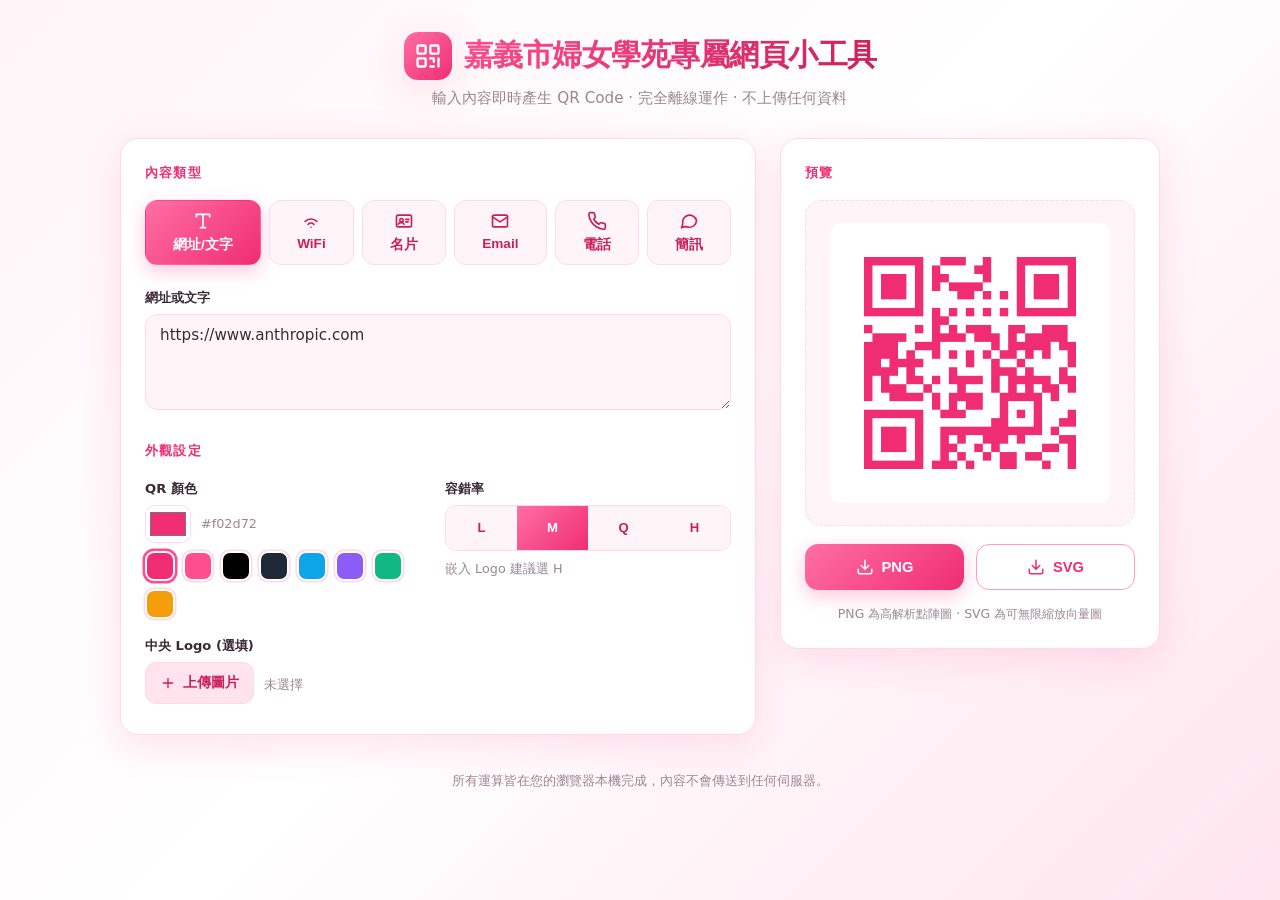
<file: assets/course09/tools/qrcode/index.html>
<!DOCTYPE html>
<html lang="zh-Hant">
<head>
<meta charset="UTF-8">
<meta name="viewport" content="width=device-width, initial-scale=1.0">
<title>嘉義市婦女學苑專屬網頁小工具</title>
<link rel="icon" href="../../../favicon.svg" type="image/svg+xml">
<style>
:root{
  --pink-50:#fff5f8; --pink-100:#ffe4ee; --pink-200:#ffc9dd;
  --pink-300:#ff9cc0; --pink-400:#ff6fa5; --pink-500:#ff4d8d;
  --pink-600:#f02d72; --pink-700:#c91f5b;
  --ink:#3a2b33; --muted:#9b8791; --line:#ffd9e6;
  --white:#ffffff; --shadow:0 10px 40px rgba(255,77,141,.16);
  --radius:18px;
}
*{box-sizing:border-box;margin:0;padding:0}
body{
  font-family:"Noto Sans TC","PingFang TC","Microsoft JhengHei",system-ui,-apple-system,sans-serif;
  background:linear-gradient(135deg,var(--pink-50) 0%,#fff 50%,var(--pink-100) 100%);
  background-attachment:fixed;
  color:var(--ink); min-height:100vh; line-height:1.6;
  -webkit-font-smoothing:antialiased;
}
.wrap{max-width:1080px;margin:0 auto;padding:32px 20px 64px}
header{text-align:center;margin-bottom:28px}
header .logo{
  display:inline-flex;align-items:center;gap:12px;
}
header .badge{
  width:48px;height:48px;border-radius:14px;
  background:linear-gradient(135deg,var(--pink-400),var(--pink-600));
  display:grid;place-items:center;box-shadow:var(--shadow);
}
header .badge svg{width:28px;height:28px}
header h1{font-size:1.85rem;font-weight:800;letter-spacing:-.5px;
  background:linear-gradient(135deg,var(--pink-500),var(--pink-700));
  -webkit-background-clip:text;background-clip:text;color:transparent}
header p{color:var(--muted);font-size:.95rem;margin-top:6px}

.grid{display:grid;grid-template-columns:1fr 380px;gap:24px;align-items:start}
@media(max-width:860px){.grid{grid-template-columns:1fr}}

.card{
  background:var(--white);border:1px solid var(--line);
  border-radius:var(--radius);box-shadow:var(--shadow);padding:24px;
}
.card h2{font-size:.8rem;text-transform:uppercase;letter-spacing:1.2px;
  color:var(--pink-600);font-weight:700;margin-bottom:16px}

/* tabs */
.tabs{display:flex;flex-wrap:wrap;gap:8px;margin-bottom:22px}
.tab{
  flex:1 1 auto;min-width:72px;border:1.5px solid var(--line);background:var(--pink-50);
  color:var(--pink-700);padding:10px 8px;border-radius:12px;cursor:pointer;
  font-size:.85rem;font-weight:600;transition:.18s;display:flex;flex-direction:column;
  align-items:center;gap:5px;text-align:center
}
.tab svg{width:20px;height:20px}
.tab:hover{border-color:var(--pink-300);background:var(--pink-100)}
.tab.active{background:linear-gradient(135deg,var(--pink-400),var(--pink-600));
  color:#fff;border-color:transparent;box-shadow:0 6px 18px rgba(255,77,141,.3)}

/* fields */
.field{margin-bottom:16px}
.field label{display:block;font-size:.82rem;font-weight:600;color:var(--ink);margin-bottom:6px}
.field input,.field textarea,.field select{
  width:100%;border:1.5px solid var(--line);border-radius:12px;
  padding:11px 14px;font-size:.95rem;font-family:inherit;color:var(--ink);
  background:var(--pink-50);transition:.18s;outline:none
}
.field input:focus,.field textarea:focus,.field select:focus{
  border-color:var(--pink-400);background:#fff;box-shadow:0 0 0 3px rgba(255,111,165,.18)}
.field textarea{resize:vertical;min-height:96px}
.row2{display:grid;grid-template-columns:1fr 1fr;gap:12px}
.hide{display:none!important}

/* options */
.opt-grid{display:grid;grid-template-columns:1fr 1fr;gap:14px;margin-bottom:4px}
.swatches{display:flex;gap:8px;flex-wrap:wrap;margin-top:8px}
.sw{width:30px;height:30px;border-radius:9px;cursor:pointer;border:2px solid #fff;
  box-shadow:0 0 0 1.5px var(--line);transition:.15s}
.sw:hover{transform:scale(1.1)}
.sw.sel{box-shadow:0 0 0 2.5px var(--pink-500)}
.color-line{display:flex;align-items:center;gap:10px}
.color-line input[type=color]{width:46px;height:38px;padding:2px;border-radius:10px;cursor:pointer;
  border:1.5px solid var(--line);background:#fff}
.seg{display:flex;border:1.5px solid var(--line);border-radius:11px;overflow:hidden}
.seg button{flex:1;border:none;background:var(--pink-50);color:var(--pink-700);
  min-width:44px;min-height:44px;padding:10px 6px;font-size:.82rem;font-weight:600;cursor:pointer;transition:.15s}
.seg button.on{background:linear-gradient(135deg,var(--pink-400),var(--pink-600));color:#fff}
.filebtn{display:flex;align-items:center;gap:10px;flex-wrap:wrap}
.filebtn label.up{display:inline-flex;align-items:center;gap:7px;cursor:pointer;
  background:var(--pink-100);color:var(--pink-700);font-weight:600;font-size:.85rem;
  padding:9px 14px;border-radius:11px;border:1.5px solid var(--line);transition:.15s}
.filebtn label.up:hover{background:var(--pink-200)}
.filebtn .clear{background:none;border:none;color:var(--muted);cursor:pointer;
  font-size:.85rem;text-decoration:underline}
.logo-name{font-size:.8rem;color:var(--muted)}

/* preview */
.preview-card{position:sticky;top:24px}
.qr-stage{
  background:var(--pink-50);border:1.5px dashed var(--line);border-radius:16px;
  padding:22px;display:grid;place-items:center;min-height:300px;margin-bottom:18px
}
#qrCanvas{max-width:100%;height:auto;border-radius:10px;display:block}
.empty{color:var(--muted);text-align:center;font-size:.9rem}
.empty svg{width:54px;height:54px;opacity:.4;margin-bottom:10px}
.dl{display:grid;grid-template-columns:1fr 1fr;gap:12px}
.btn{border:none;border-radius:13px;padding:13px;font-size:.92rem;font-weight:700;
  cursor:pointer;transition:.18s;display:flex;align-items:center;justify-content:center;gap:8px}
.btn svg{width:18px;height:18px}
.btn-primary{background:linear-gradient(135deg,var(--pink-400),var(--pink-600));color:#fff;
  box-shadow:0 6px 18px rgba(255,77,141,.32)}
.btn-primary:hover{transform:translateY(-2px);box-shadow:0 10px 26px rgba(255,77,141,.4)}
.btn-ghost{background:#fff;color:var(--pink-600);border:1.5px solid var(--pink-300)}
.btn-ghost:hover{background:var(--pink-50)}
.btn:disabled{opacity:.45;cursor:not-allowed;transform:none;box-shadow:none}
.hint{font-size:.78rem;color:var(--muted);text-align:center;margin-top:14px}
footer{text-align:center;color:var(--muted);font-size:.8rem;margin-top:36px}
</style>
</head>
<body>
<div class="wrap">
  <header>
    <div class="logo">
      <span class="badge">
        <svg viewBox="0 0 24 24" fill="none" stroke="#fff" stroke-width="2" stroke-linecap="round" stroke-linejoin="round">
          <rect x="3" y="3" width="7" height="7" rx="1"/><rect x="14" y="3" width="7" height="7" rx="1"/>
          <rect x="3" y="14" width="7" height="7" rx="1"/><line x1="14" y1="14" x2="14" y2="14"/>
          <path d="M14 14h3v3M21 14v3M14 21h3M21 21v-3"/>
        </svg>
      </span>
      <h1>嘉義市婦女學苑專屬網頁小工具</h1>
    </div>
    <p>輸入內容即時產生 QR Code · 完全離線運作 · 不上傳任何資料</p>
  </header>

  <div class="grid">
    <!-- LEFT: input -->
    <div class="card">
      <h2>內容類型</h2>
      <div class="tabs" id="tabs"></div>

      <!-- URL / TEXT -->
      <div class="form" data-form="text">
        <div class="field">
          <label id="textLabel">網址或文字</label>
          <textarea id="f_text" placeholder="https://example.com 或任意文字"></textarea>
        </div>
      </div>

      <!-- WIFI -->
      <div class="form hide" data-form="wifi">
        <div class="field"><label>網路名稱 (SSID)</label><input id="f_ssid" placeholder="MyWiFi"></div>
        <div class="field"><label>密碼</label><input id="f_wpass" placeholder="WiFi 密碼"></div>
        <div class="row2">
          <div class="field"><label>加密方式</label>
            <select id="f_enc"><option value="WPA">WPA/WPA2</option><option value="WEP">WEP</option><option value="nopass">無密碼</option></select>
          </div>
          <div class="field"><label>隱藏網路</label>
            <select id="f_hidden"><option value="false">否</option><option value="true">是</option></select>
          </div>
        </div>
      </div>

      <!-- VCARD -->
      <div class="form hide" data-form="vcard">
        <div class="row2">
          <div class="field"><label>姓</label><input id="f_ln" placeholder="王"></div>
          <div class="field"><label>名</label><input id="f_fn" placeholder="小明"></div>
        </div>
        <div class="field"><label>電話</label><input id="f_vtel" placeholder="0912345678"></div>
        <div class="field"><label>Email</label><input id="f_vmail" placeholder="name@example.com"></div>
        <div class="field"><label>公司</label><input id="f_org" placeholder="公司名稱"></div>
        <div class="field"><label>職稱</label><input id="f_title" placeholder="職稱"></div>
        <div class="field"><label>網站</label><input id="f_vurl" placeholder="https://"></div>
      </div>

      <!-- EMAIL -->
      <div class="form hide" data-form="email">
        <div class="field"><label>收件人</label><input id="f_eto" placeholder="name@example.com"></div>
        <div class="field"><label>主旨</label><input id="f_esub" placeholder="主旨"></div>
        <div class="field"><label>內文</label><textarea id="f_ebody" placeholder="郵件內容"></textarea></div>
      </div>

      <!-- TEL -->
      <div class="form hide" data-form="tel">
        <div class="field"><label>電話號碼</label><input id="f_tel" placeholder="0912345678"></div>
      </div>

      <!-- SMS -->
      <div class="form hide" data-form="sms">
        <div class="field"><label>電話號碼</label><input id="f_sphone" placeholder="0912345678"></div>
        <div class="field"><label>訊息內容</label><textarea id="f_sbody" placeholder="簡訊內容"></textarea></div>
      </div>

      <h2 style="margin-top:24px">外觀設定</h2>
      <div class="opt-grid">
        <div class="field" style="margin:0">
          <label>QR 顏色</label>
          <div class="color-line">
            <input type="color" id="f_color" value="#f02d72">
            <span class="logo-name" id="colorHex">#f02d72</span>
          </div>
          <div class="swatches" id="swatches"></div>
        </div>
        <div class="field" style="margin:0">
          <label>容錯率</label>
          <div class="seg" id="ecSeg">
            <button data-ec="L">L</button><button data-ec="M" class="on">M</button>
            <button data-ec="Q">Q</button><button data-ec="H">H</button>
          </div>
          <p class="logo-name" style="margin-top:8px">嵌入 Logo 建議選 H</p>
        </div>
      </div>

      <div class="field" style="margin-top:16px;margin-bottom:0">
        <label>中央 Logo (選填)</label>
        <div class="filebtn">
          <label class="up">
            <svg viewBox="0 0 24 24" width="16" height="16" fill="none" stroke="currentColor" stroke-width="2" stroke-linecap="round"><path d="M12 5v14M5 12h14"/></svg>
            上傳圖片
            <input type="file" id="f_logo" accept="image/*" hidden>
          </label>
          <span class="logo-name" id="logoName">未選擇</span>
          <button class="clear hide" id="logoClear">移除</button>
        </div>
      </div>
    </div>

    <!-- RIGHT: preview -->
    <div class="card preview-card">
      <h2>預覽</h2>
      <div class="qr-stage">
        <canvas id="qrCanvas" class="hide"></canvas>
        <div class="empty" id="emptyState">
          <svg viewBox="0 0 24 24" fill="none" stroke="currentColor" stroke-width="1.5"><rect x="3" y="3" width="7" height="7" rx="1"/><rect x="14" y="3" width="7" height="7" rx="1"/><rect x="3" y="14" width="7" height="7" rx="1"/><rect x="14" y="14" width="7" height="7" rx="1"/></svg>
          <div>輸入內容即可預覽 QR Code</div>
        </div>
      </div>
      <div class="dl">
        <button class="btn btn-primary" id="dlPng" disabled>
          <svg viewBox="0 0 24 24" fill="none" stroke="currentColor" stroke-width="2" stroke-linecap="round"><path d="M21 15v4a2 2 0 0 1-2 2H5a2 2 0 0 1-2-2v-4M7 10l5 5 5-5M12 15V3"/></svg>
          PNG
        </button>
        <button class="btn btn-ghost" id="dlSvg" disabled>
          <svg viewBox="0 0 24 24" fill="none" stroke="currentColor" stroke-width="2" stroke-linecap="round"><path d="M21 15v4a2 2 0 0 1-2 2H5a2 2 0 0 1-2-2v-4M7 10l5 5 5-5M12 15V3"/></svg>
          SVG
        </button>
      </div>
      <p class="hint">PNG 為高解析點陣圖 · SVG 為可無限縮放向量圖</p>
    </div>
  </div>

  <footer>所有運算皆在您的瀏覽器本機完成，內容不會傳送到任何伺服器。</footer>
</div>

<script>
//---------------------------------------------------------------------
//
// QR Code Generator for JavaScript
//
// Copyright (c) 2009 Kazuhiko Arase
//
// URL: http://www.d-project.com/
//
// Licensed under the MIT license:
//  http://www.opensource.org/licenses/mit-license.php
//
// The word 'QR Code' is registered trademark of
// DENSO WAVE INCORPORATED
//  http://www.denso-wave.com/qrcode/faqpatent-e.html
//
//---------------------------------------------------------------------

var qrcode = function() {

  //---------------------------------------------------------------------
  // qrcode
  //---------------------------------------------------------------------

  /**
   * qrcode
   * @param typeNumber 1 to 40
   * @param errorCorrectionLevel 'L','M','Q','H'
   */
  var qrcode = function(typeNumber, errorCorrectionLevel) {

    var PAD0 = 0xEC;
    var PAD1 = 0x11;

    var _typeNumber = typeNumber;
    var _errorCorrectionLevel = QRErrorCorrectionLevel[errorCorrectionLevel];
    var _modules = null;
    var _moduleCount = 0;
    var _dataCache = null;
    var _dataList = [];

    var _this = {};

    var makeImpl = function(test, maskPattern) {

      _moduleCount = _typeNumber * 4 + 17;
      _modules = function(moduleCount) {
        var modules = new Array(moduleCount);
        for (var row = 0; row < moduleCount; row += 1) {
          modules[row] = new Array(moduleCount);
          for (var col = 0; col < moduleCount; col += 1) {
            modules[row][col] = null;
          }
        }
        return modules;
      }(_moduleCount);

      setupPositionProbePattern(0, 0);
      setupPositionProbePattern(_moduleCount - 7, 0);
      setupPositionProbePattern(0, _moduleCount - 7);
      setupPositionAdjustPattern();
      setupTimingPattern();
      setupTypeInfo(test, maskPattern);

      if (_typeNumber >= 7) {
        setupTypeNumber(test);
      }

      if (_dataCache == null) {
        _dataCache = createData(_typeNumber, _errorCorrectionLevel, _dataList);
      }

      mapData(_dataCache, maskPattern);
    };

    var setupPositionProbePattern = function(row, col) {

      for (var r = -1; r <= 7; r += 1) {

        if (row + r <= -1 || _moduleCount <= row + r) continue;

        for (var c = -1; c <= 7; c += 1) {

          if (col + c <= -1 || _moduleCount <= col + c) continue;

          if ( (0 <= r && r <= 6 && (c == 0 || c == 6) )
              || (0 <= c && c <= 6 && (r == 0 || r == 6) )
              || (2 <= r && r <= 4 && 2 <= c && c <= 4) ) {
            _modules[row + r][col + c] = true;
          } else {
            _modules[row + r][col + c] = false;
          }
        }
      }
    };

    var getBestMaskPattern = function() {

      var minLostPoint = 0;
      var pattern = 0;

      for (var i = 0; i < 8; i += 1) {

        makeImpl(true, i);

        var lostPoint = QRUtil.getLostPoint(_this);

        if (i == 0 || minLostPoint > lostPoint) {
          minLostPoint = lostPoint;
          pattern = i;
        }
      }

      return pattern;
    };

    var setupTimingPattern = function() {

      for (var r = 8; r < _moduleCount - 8; r += 1) {
        if (_modules[r][6] != null) {
          continue;
        }
        _modules[r][6] = (r % 2 == 0);
      }

      for (var c = 8; c < _moduleCount - 8; c += 1) {
        if (_modules[6][c] != null) {
          continue;
        }
        _modules[6][c] = (c % 2 == 0);
      }
    };

    var setupPositionAdjustPattern = function() {

      var pos = QRUtil.getPatternPosition(_typeNumber);

      for (var i = 0; i < pos.length; i += 1) {

        for (var j = 0; j < pos.length; j += 1) {

          var row = pos[i];
          var col = pos[j];

          if (_modules[row][col] != null) {
            continue;
          }

          for (var r = -2; r <= 2; r += 1) {

            for (var c = -2; c <= 2; c += 1) {

              if (r == -2 || r == 2 || c == -2 || c == 2
                  || (r == 0 && c == 0) ) {
                _modules[row + r][col + c] = true;
              } else {
                _modules[row + r][col + c] = false;
              }
            }
          }
        }
      }
    };

    var setupTypeNumber = function(test) {

      var bits = QRUtil.getBCHTypeNumber(_typeNumber);

      for (var i = 0; i < 18; i += 1) {
        var mod = (!test && ( (bits >> i) & 1) == 1);
        _modules[Math.floor(i / 3)][i % 3 + _moduleCount - 8 - 3] = mod;
      }

      for (var i = 0; i < 18; i += 1) {
        var mod = (!test && ( (bits >> i) & 1) == 1);
        _modules[i % 3 + _moduleCount - 8 - 3][Math.floor(i / 3)] = mod;
      }
    };

    var setupTypeInfo = function(test, maskPattern) {

      var data = (_errorCorrectionLevel << 3) | maskPattern;
      var bits = QRUtil.getBCHTypeInfo(data);

      // vertical
      for (var i = 0; i < 15; i += 1) {

        var mod = (!test && ( (bits >> i) & 1) == 1);

        if (i < 6) {
          _modules[i][8] = mod;
        } else if (i < 8) {
          _modules[i + 1][8] = mod;
        } else {
          _modules[_moduleCount - 15 + i][8] = mod;
        }
      }

      // horizontal
      for (var i = 0; i < 15; i += 1) {

        var mod = (!test && ( (bits >> i) & 1) == 1);

        if (i < 8) {
          _modules[8][_moduleCount - i - 1] = mod;
        } else if (i < 9) {
          _modules[8][15 - i - 1 + 1] = mod;
        } else {
          _modules[8][15 - i - 1] = mod;
        }
      }

      // fixed module
      _modules[_moduleCount - 8][8] = (!test);
    };

    var mapData = function(data, maskPattern) {

      var inc = -1;
      var row = _moduleCount - 1;
      var bitIndex = 7;
      var byteIndex = 0;
      var maskFunc = QRUtil.getMaskFunction(maskPattern);

      for (var col = _moduleCount - 1; col > 0; col -= 2) {

        if (col == 6) col -= 1;

        while (true) {

          for (var c = 0; c < 2; c += 1) {

            if (_modules[row][col - c] == null) {

              var dark = false;

              if (byteIndex < data.length) {
                dark = ( ( (data[byteIndex] >>> bitIndex) & 1) == 1);
              }

              var mask = maskFunc(row, col - c);

              if (mask) {
                dark = !dark;
              }

              _modules[row][col - c] = dark;
              bitIndex -= 1;

              if (bitIndex == -1) {
                byteIndex += 1;
                bitIndex = 7;
              }
            }
          }

          row += inc;

          if (row < 0 || _moduleCount <= row) {
            row -= inc;
            inc = -inc;
            break;
          }
        }
      }
    };

    var createBytes = function(buffer, rsBlocks) {

      var offset = 0;

      var maxDcCount = 0;
      var maxEcCount = 0;

      var dcdata = new Array(rsBlocks.length);
      var ecdata = new Array(rsBlocks.length);

      for (var r = 0; r < rsBlocks.length; r += 1) {

        var dcCount = rsBlocks[r].dataCount;
        var ecCount = rsBlocks[r].totalCount - dcCount;

        maxDcCount = Math.max(maxDcCount, dcCount);
        maxEcCount = Math.max(maxEcCount, ecCount);

        dcdata[r] = new Array(dcCount);

        for (var i = 0; i < dcdata[r].length; i += 1) {
          dcdata[r][i] = 0xff & buffer.getBuffer()[i + offset];
        }
        offset += dcCount;

        var rsPoly = QRUtil.getErrorCorrectPolynomial(ecCount);
        var rawPoly = qrPolynomial(dcdata[r], rsPoly.getLength() - 1);

        var modPoly = rawPoly.mod(rsPoly);
        ecdata[r] = new Array(rsPoly.getLength() - 1);
        for (var i = 0; i < ecdata[r].length; i += 1) {
          var modIndex = i + modPoly.getLength() - ecdata[r].length;
          ecdata[r][i] = (modIndex >= 0)? modPoly.getAt(modIndex) : 0;
        }
      }

      var totalCodeCount = 0;
      for (var i = 0; i < rsBlocks.length; i += 1) {
        totalCodeCount += rsBlocks[i].totalCount;
      }

      var data = new Array(totalCodeCount);
      var index = 0;

      for (var i = 0; i < maxDcCount; i += 1) {
        for (var r = 0; r < rsBlocks.length; r += 1) {
          if (i < dcdata[r].length) {
            data[index] = dcdata[r][i];
            index += 1;
          }
        }
      }

      for (var i = 0; i < maxEcCount; i += 1) {
        for (var r = 0; r < rsBlocks.length; r += 1) {
          if (i < ecdata[r].length) {
            data[index] = ecdata[r][i];
            index += 1;
          }
        }
      }

      return data;
    };

    var createData = function(typeNumber, errorCorrectionLevel, dataList) {

      var rsBlocks = QRRSBlock.getRSBlocks(typeNumber, errorCorrectionLevel);

      var buffer = qrBitBuffer();

      for (var i = 0; i < dataList.length; i += 1) {
        var data = dataList[i];
        buffer.put(data.getMode(), 4);
        buffer.put(data.getLength(), QRUtil.getLengthInBits(data.getMode(), typeNumber) );
        data.write(buffer);
      }

      // calc num max data.
      var totalDataCount = 0;
      for (var i = 0; i < rsBlocks.length; i += 1) {
        totalDataCount += rsBlocks[i].dataCount;
      }

      if (buffer.getLengthInBits() > totalDataCount * 8) {
        throw 'code length overflow. ('
          + buffer.getLengthInBits()
          + '>'
          + totalDataCount * 8
          + ')';
      }

      // end code
      if (buffer.getLengthInBits() + 4 <= totalDataCount * 8) {
        buffer.put(0, 4);
      }

      // padding
      while (buffer.getLengthInBits() % 8 != 0) {
        buffer.putBit(false);
      }

      // padding
      while (true) {

        if (buffer.getLengthInBits() >= totalDataCount * 8) {
          break;
        }
        buffer.put(PAD0, 8);

        if (buffer.getLengthInBits() >= totalDataCount * 8) {
          break;
        }
        buffer.put(PAD1, 8);
      }

      return createBytes(buffer, rsBlocks);
    };

    _this.addData = function(data, mode) {

      mode = mode || 'Byte';

      var newData = null;

      switch(mode) {
      case 'Numeric' :
        newData = qrNumber(data);
        break;
      case 'Alphanumeric' :
        newData = qrAlphaNum(data);
        break;
      case 'Byte' :
        newData = qr8BitByte(data);
        break;
      case 'Kanji' :
        newData = qrKanji(data);
        break;
      default :
        throw 'mode:' + mode;
      }

      _dataList.push(newData);
      _dataCache = null;
    };

    _this.isDark = function(row, col) {
      if (row < 0 || _moduleCount <= row || col < 0 || _moduleCount <= col) {
        throw row + ',' + col;
      }
      return _modules[row][col];
    };

    _this.getModuleCount = function() {
      return _moduleCount;
    };

    _this.make = function() {
      if (_typeNumber < 1) {
        var typeNumber = 1;

        for (; typeNumber < 40; typeNumber++) {
          var rsBlocks = QRRSBlock.getRSBlocks(typeNumber, _errorCorrectionLevel);
          var buffer = qrBitBuffer();

          for (var i = 0; i < _dataList.length; i++) {
            var data = _dataList[i];
            buffer.put(data.getMode(), 4);
            buffer.put(data.getLength(), QRUtil.getLengthInBits(data.getMode(), typeNumber) );
            data.write(buffer);
          }

          var totalDataCount = 0;
          for (var i = 0; i < rsBlocks.length; i++) {
            totalDataCount += rsBlocks[i].dataCount;
          }

          if (buffer.getLengthInBits() <= totalDataCount * 8) {
            break;
          }
        }

        _typeNumber = typeNumber;
      }

      makeImpl(false, getBestMaskPattern() );
    };

    _this.createTableTag = function(cellSize, margin) {

      cellSize = cellSize || 2;
      margin = (typeof margin == 'undefined')? cellSize * 4 : margin;

      var qrHtml = '';

      qrHtml += '<table style="';
      qrHtml += ' border-width: 0px; border-style: none;';
      qrHtml += ' border-collapse: collapse;';
      qrHtml += ' padding: 0px; margin: ' + margin + 'px;';
      qrHtml += '">';
      qrHtml += '<tbody>';

      for (var r = 0; r < _this.getModuleCount(); r += 1) {

        qrHtml += '<tr>';

        for (var c = 0; c < _this.getModuleCount(); c += 1) {
          qrHtml += '<td style="';
          qrHtml += ' border-width: 0px; border-style: none;';
          qrHtml += ' border-collapse: collapse;';
          qrHtml += ' padding: 0px; margin: 0px;';
          qrHtml += ' width: ' + cellSize + 'px;';
          qrHtml += ' height: ' + cellSize + 'px;';
          qrHtml += ' background-color: ';
          qrHtml += _this.isDark(r, c)? '#000000' : '#ffffff';
          qrHtml += ';';
          qrHtml += '"/>';
        }

        qrHtml += '</tr>';
      }

      qrHtml += '</tbody>';
      qrHtml += '</table>';

      return qrHtml;
    };

    _this.createSvgTag = function(cellSize, margin, alt, title) {

      var opts = {};
      if (typeof arguments[0] == 'object') {
        // Called by options.
        opts = arguments[0];
        // overwrite cellSize and margin.
        cellSize = opts.cellSize;
        margin = opts.margin;
        alt = opts.alt;
        title = opts.title;
      }

      cellSize = cellSize || 2;
      margin = (typeof margin == 'undefined')? cellSize * 4 : margin;

      // Compose alt property surrogate
      alt = (typeof alt === 'string') ? {text: alt} : alt || {};
      alt.text = alt.text || null;
      alt.id = (alt.text) ? alt.id || 'qrcode-description' : null;

      // Compose title property surrogate
      title = (typeof title === 'string') ? {text: title} : title || {};
      title.text = title.text || null;
      title.id = (title.text) ? title.id || 'qrcode-title' : null;

      var size = _this.getModuleCount() * cellSize + margin * 2;
      var c, mc, r, mr, qrSvg='', rect;

      rect = 'l' + cellSize + ',0 0,' + cellSize +
        ' -' + cellSize + ',0 0,-' + cellSize + 'z ';

      qrSvg += '<svg version="1.1" xmlns="http://www.w3.org/2000/svg"';
      qrSvg += !opts.scalable ? ' width="' + size + 'px" height="' + size + 'px"' : '';
      qrSvg += ' viewBox="0 0 ' + size + ' ' + size + '" ';
      qrSvg += ' preserveAspectRatio="xMinYMin meet"';
      qrSvg += (title.text || alt.text) ? ' role="img" aria-labelledby="' +
          escapeXml([title.id, alt.id].join(' ').trim() ) + '"' : '';
      qrSvg += '>';
      qrSvg += (title.text) ? '<title id="' + escapeXml(title.id) + '">' +
          escapeXml(title.text) + '</title>' : '';
      qrSvg += (alt.text) ? '<description id="' + escapeXml(alt.id) + '">' +
          escapeXml(alt.text) + '</description>' : '';
      qrSvg += '<rect width="100%" height="100%" fill="white" cx="0" cy="0"/>';
      qrSvg += '<path d="';

      for (r = 0; r < _this.getModuleCount(); r += 1) {
        mr = r * cellSize + margin;
        for (c = 0; c < _this.getModuleCount(); c += 1) {
          if (_this.isDark(r, c) ) {
            mc = c*cellSize+margin;
            qrSvg += 'M' + mc + ',' + mr + rect;
          }
        }
      }

      qrSvg += '" stroke="transparent" fill="black"/>';
      qrSvg += '</svg>';

      return qrSvg;
    };

    _this.createDataURL = function(cellSize, margin) {

      cellSize = cellSize || 2;
      margin = (typeof margin == 'undefined')? cellSize * 4 : margin;

      var size = _this.getModuleCount() * cellSize + margin * 2;
      var min = margin;
      var max = size - margin;

      return createDataURL(size, size, function(x, y) {
        if (min <= x && x < max && min <= y && y < max) {
          var c = Math.floor( (x - min) / cellSize);
          var r = Math.floor( (y - min) / cellSize);
          return _this.isDark(r, c)? 0 : 1;
        } else {
          return 1;
        }
      } );
    };

    _this.createImgTag = function(cellSize, margin, alt) {

      cellSize = cellSize || 2;
      margin = (typeof margin == 'undefined')? cellSize * 4 : margin;

      var size = _this.getModuleCount() * cellSize + margin * 2;

      var img = '';
      img += '<img';
      img += '\u0020src="';
      img += _this.createDataURL(cellSize, margin);
      img += '"';
      img += '\u0020width="';
      img += size;
      img += '"';
      img += '\u0020height="';
      img += size;
      img += '"';
      if (alt) {
        img += '\u0020alt="';
        img += escapeXml(alt);
        img += '"';
      }
      img += '/>';

      return img;
    };

    var escapeXml = function(s) {
      var escaped = '';
      for (var i = 0; i < s.length; i += 1) {
        var c = s.charAt(i);
        switch(c) {
        case '<': escaped += '&lt;'; break;
        case '>': escaped += '&gt;'; break;
        case '&': escaped += '&amp;'; break;
        case '"': escaped += '&quot;'; break;
        default : escaped += c; break;
        }
      }
      return escaped;
    };

    var _createHalfASCII = function(margin) {
      var cellSize = 1;
      margin = (typeof margin == 'undefined')? cellSize * 2 : margin;

      var size = _this.getModuleCount() * cellSize + margin * 2;
      var min = margin;
      var max = size - margin;

      var y, x, r1, r2, p;

      var blocks = {
        '██': '█',
        '█ ': '▀',
        ' █': '▄',
        '  ': ' '
      };

      var blocksLastLineNoMargin = {
        '██': '▀',
        '█ ': '▀',
        ' █': ' ',
        '  ': ' '
      };

      var ascii = '';
      for (y = 0; y < size; y += 2) {
        r1 = Math.floor((y - min) / cellSize);
        r2 = Math.floor((y + 1 - min) / cellSize);
        for (x = 0; x < size; x += 1) {
          p = '█';

          if (min <= x && x < max && min <= y && y < max && _this.isDark(r1, Math.floor((x - min) / cellSize))) {
            p = ' ';
          }

          if (min <= x && x < max && min <= y+1 && y+1 < max && _this.isDark(r2, Math.floor((x - min) / cellSize))) {
            p += ' ';
          }
          else {
            p += '█';
          }

          // Output 2 characters per pixel, to create full square. 1 character per pixels gives only half width of square.
          ascii += (margin < 1 && y+1 >= max) ? blocksLastLineNoMargin[p] : blocks[p];
        }

        ascii += '\n';
      }

      if (size % 2 && margin > 0) {
        return ascii.substring(0, ascii.length - size - 1) + Array(size+1).join('▀');
      }

      return ascii.substring(0, ascii.length-1);
    };

    _this.createASCII = function(cellSize, margin) {
      cellSize = cellSize || 1;

      if (cellSize < 2) {
        return _createHalfASCII(margin);
      }

      cellSize -= 1;
      margin = (typeof margin == 'undefined')? cellSize * 2 : margin;

      var size = _this.getModuleCount() * cellSize + margin * 2;
      var min = margin;
      var max = size - margin;

      var y, x, r, p;

      var white = Array(cellSize+1).join('██');
      var black = Array(cellSize+1).join('  ');

      var ascii = '';
      var line = '';
      for (y = 0; y < size; y += 1) {
        r = Math.floor( (y - min) / cellSize);
        line = '';
        for (x = 0; x < size; x += 1) {
          p = 1;

          if (min <= x && x < max && min <= y && y < max && _this.isDark(r, Math.floor((x - min) / cellSize))) {
            p = 0;
          }

          // Output 2 characters per pixel, to create full square. 1 character per pixels gives only half width of square.
          line += p ? white : black;
        }

        for (r = 0; r < cellSize; r += 1) {
          ascii += line + '\n';
        }
      }

      return ascii.substring(0, ascii.length-1);
    };

    _this.renderTo2dContext = function(context, cellSize) {
      cellSize = cellSize || 2;
      var length = _this.getModuleCount();
      for (var row = 0; row < length; row++) {
        for (var col = 0; col < length; col++) {
          context.fillStyle = _this.isDark(row, col) ? 'black' : 'white';
          context.fillRect(row * cellSize, col * cellSize, cellSize, cellSize);
        }
      }
    }

    return _this;
  };

  //---------------------------------------------------------------------
  // qrcode.stringToBytes
  //---------------------------------------------------------------------

  qrcode.stringToBytesFuncs = {
    'default' : function(s) {
      var bytes = [];
      for (var i = 0; i < s.length; i += 1) {
        var c = s.charCodeAt(i);
        bytes.push(c & 0xff);
      }
      return bytes;
    }
  };

  qrcode.stringToBytes = qrcode.stringToBytesFuncs['default'];

  //---------------------------------------------------------------------
  // qrcode.createStringToBytes
  //---------------------------------------------------------------------

  /**
   * @param unicodeData base64 string of byte array.
   * [16bit Unicode],[16bit Bytes], ...
   * @param numChars
   */
  qrcode.createStringToBytes = function(unicodeData, numChars) {

    // create conversion map.

    var unicodeMap = function() {

      var bin = base64DecodeInputStream(unicodeData);
      var read = function() {
        var b = bin.read();
        if (b == -1) throw 'eof';
        return b;
      };

      var count = 0;
      var unicodeMap = {};
      while (true) {
        var b0 = bin.read();
        if (b0 == -1) break;
        var b1 = read();
        var b2 = read();
        var b3 = read();
        var k = String.fromCharCode( (b0 << 8) | b1);
        var v = (b2 << 8) | b3;
        unicodeMap[k] = v;
        count += 1;
      }
      if (count != numChars) {
        throw count + ' != ' + numChars;
      }

      return unicodeMap;
    }();

    var unknownChar = '?'.charCodeAt(0);

    return function(s) {
      var bytes = [];
      for (var i = 0; i < s.length; i += 1) {
        var c = s.charCodeAt(i);
        if (c < 128) {
          bytes.push(c);
        } else {
          var b = unicodeMap[s.charAt(i)];
          if (typeof b == 'number') {
            if ( (b & 0xff) == b) {
              // 1byte
              bytes.push(b);
            } else {
              // 2bytes
              bytes.push(b >>> 8);
              bytes.push(b & 0xff);
            }
          } else {
            bytes.push(unknownChar);
          }
        }
      }
      return bytes;
    };
  };

  //---------------------------------------------------------------------
  // QRMode
  //---------------------------------------------------------------------

  var QRMode = {
    MODE_NUMBER :    1 << 0,
    MODE_ALPHA_NUM : 1 << 1,
    MODE_8BIT_BYTE : 1 << 2,
    MODE_KANJI :     1 << 3
  };

  //---------------------------------------------------------------------
  // QRErrorCorrectionLevel
  //---------------------------------------------------------------------

  var QRErrorCorrectionLevel = {
    L : 1,
    M : 0,
    Q : 3,
    H : 2
  };

  //---------------------------------------------------------------------
  // QRMaskPattern
  //---------------------------------------------------------------------

  var QRMaskPattern = {
    PATTERN000 : 0,
    PATTERN001 : 1,
    PATTERN010 : 2,
    PATTERN011 : 3,
    PATTERN100 : 4,
    PATTERN101 : 5,
    PATTERN110 : 6,
    PATTERN111 : 7
  };

  //---------------------------------------------------------------------
  // QRUtil
  //---------------------------------------------------------------------

  var QRUtil = function() {

    var PATTERN_POSITION_TABLE = [
      [],
      [6, 18],
      [6, 22],
      [6, 26],
      [6, 30],
      [6, 34],
      [6, 22, 38],
      [6, 24, 42],
      [6, 26, 46],
      [6, 28, 50],
      [6, 30, 54],
      [6, 32, 58],
      [6, 34, 62],
      [6, 26, 46, 66],
      [6, 26, 48, 70],
      [6, 26, 50, 74],
      [6, 30, 54, 78],
      [6, 30, 56, 82],
      [6, 30, 58, 86],
      [6, 34, 62, 90],
      [6, 28, 50, 72, 94],
      [6, 26, 50, 74, 98],
      [6, 30, 54, 78, 102],
      [6, 28, 54, 80, 106],
      [6, 32, 58, 84, 110],
      [6, 30, 58, 86, 114],
      [6, 34, 62, 90, 118],
      [6, 26, 50, 74, 98, 122],
      [6, 30, 54, 78, 102, 126],
      [6, 26, 52, 78, 104, 130],
      [6, 30, 56, 82, 108, 134],
      [6, 34, 60, 86, 112, 138],
      [6, 30, 58, 86, 114, 142],
      [6, 34, 62, 90, 118, 146],
      [6, 30, 54, 78, 102, 126, 150],
      [6, 24, 50, 76, 102, 128, 154],
      [6, 28, 54, 80, 106, 132, 158],
      [6, 32, 58, 84, 110, 136, 162],
      [6, 26, 54, 82, 110, 138, 166],
      [6, 30, 58, 86, 114, 142, 170]
    ];
    var G15 = (1 << 10) | (1 << 8) | (1 << 5) | (1 << 4) | (1 << 2) | (1 << 1) | (1 << 0);
    var G18 = (1 << 12) | (1 << 11) | (1 << 10) | (1 << 9) | (1 << 8) | (1 << 5) | (1 << 2) | (1 << 0);
    var G15_MASK = (1 << 14) | (1 << 12) | (1 << 10) | (1 << 4) | (1 << 1);

    var _this = {};

    var getBCHDigit = function(data) {
      var digit = 0;
      while (data != 0) {
        digit += 1;
        data >>>= 1;
      }
      return digit;
    };

    _this.getBCHTypeInfo = function(data) {
      var d = data << 10;
      while (getBCHDigit(d) - getBCHDigit(G15) >= 0) {
        d ^= (G15 << (getBCHDigit(d) - getBCHDigit(G15) ) );
      }
      return ( (data << 10) | d) ^ G15_MASK;
    };

    _this.getBCHTypeNumber = function(data) {
      var d = data << 12;
      while (getBCHDigit(d) - getBCHDigit(G18) >= 0) {
        d ^= (G18 << (getBCHDigit(d) - getBCHDigit(G18) ) );
      }
      return (data << 12) | d;
    };

    _this.getPatternPosition = function(typeNumber) {
      return PATTERN_POSITION_TABLE[typeNumber - 1];
    };

    _this.getMaskFunction = function(maskPattern) {

      switch (maskPattern) {

      case QRMaskPattern.PATTERN000 :
        return function(i, j) { return (i + j) % 2 == 0; };
      case QRMaskPattern.PATTERN001 :
        return function(i, j) { return i % 2 == 0; };
      case QRMaskPattern.PATTERN010 :
        return function(i, j) { return j % 3 == 0; };
      case QRMaskPattern.PATTERN011 :
        return function(i, j) { return (i + j) % 3 == 0; };
      case QRMaskPattern.PATTERN100 :
        return function(i, j) { return (Math.floor(i / 2) + Math.floor(j / 3) ) % 2 == 0; };
      case QRMaskPattern.PATTERN101 :
        return function(i, j) { return (i * j) % 2 + (i * j) % 3 == 0; };
      case QRMaskPattern.PATTERN110 :
        return function(i, j) { return ( (i * j) % 2 + (i * j) % 3) % 2 == 0; };
      case QRMaskPattern.PATTERN111 :
        return function(i, j) { return ( (i * j) % 3 + (i + j) % 2) % 2 == 0; };

      default :
        throw 'bad maskPattern:' + maskPattern;
      }
    };

    _this.getErrorCorrectPolynomial = function(errorCorrectLength) {
      var a = qrPolynomial([1], 0);
      for (var i = 0; i < errorCorrectLength; i += 1) {
        a = a.multiply(qrPolynomial([1, QRMath.gexp(i)], 0) );
      }
      return a;
    };

    _this.getLengthInBits = function(mode, type) {

      if (1 <= type && type < 10) {

        // 1 - 9

        switch(mode) {
        case QRMode.MODE_NUMBER    : return 10;
        case QRMode.MODE_ALPHA_NUM : return 9;
        case QRMode.MODE_8BIT_BYTE : return 8;
        case QRMode.MODE_KANJI     : return 8;
        default :
          throw 'mode:' + mode;
        }

      } else if (type < 27) {

        // 10 - 26

        switch(mode) {
        case QRMode.MODE_NUMBER    : return 12;
        case QRMode.MODE_ALPHA_NUM : return 11;
        case QRMode.MODE_8BIT_BYTE : return 16;
        case QRMode.MODE_KANJI     : return 10;
        default :
          throw 'mode:' + mode;
        }

      } else if (type < 41) {

        // 27 - 40

        switch(mode) {
        case QRMode.MODE_NUMBER    : return 14;
        case QRMode.MODE_ALPHA_NUM : return 13;
        case QRMode.MODE_8BIT_BYTE : return 16;
        case QRMode.MODE_KANJI     : return 12;
        default :
          throw 'mode:' + mode;
        }

      } else {
        throw 'type:' + type;
      }
    };

    _this.getLostPoint = function(qrcode) {

      var moduleCount = qrcode.getModuleCount();

      var lostPoint = 0;

      // LEVEL1

      for (var row = 0; row < moduleCount; row += 1) {
        for (var col = 0; col < moduleCount; col += 1) {

          var sameCount = 0;
          var dark = qrcode.isDark(row, col);

          for (var r = -1; r <= 1; r += 1) {

            if (row + r < 0 || moduleCount <= row + r) {
              continue;
            }

            for (var c = -1; c <= 1; c += 1) {

              if (col + c < 0 || moduleCount <= col + c) {
                continue;
              }

              if (r == 0 && c == 0) {
                continue;
              }

              if (dark == qrcode.isDark(row + r, col + c) ) {
                sameCount += 1;
              }
            }
          }

          if (sameCount > 5) {
            lostPoint += (3 + sameCount - 5);
          }
        }
      };

      // LEVEL2

      for (var row = 0; row < moduleCount - 1; row += 1) {
        for (var col = 0; col < moduleCount - 1; col += 1) {
          var count = 0;
          if (qrcode.isDark(row, col) ) count += 1;
          if (qrcode.isDark(row + 1, col) ) count += 1;
          if (qrcode.isDark(row, col + 1) ) count += 1;
          if (qrcode.isDark(row + 1, col + 1) ) count += 1;
          if (count == 0 || count == 4) {
            lostPoint += 3;
          }
        }
      }

      // LEVEL3

      for (var row = 0; row < moduleCount; row += 1) {
        for (var col = 0; col < moduleCount - 6; col += 1) {
          if (qrcode.isDark(row, col)
              && !qrcode.isDark(row, col + 1)
              &&  qrcode.isDark(row, col + 2)
              &&  qrcode.isDark(row, col + 3)
              &&  qrcode.isDark(row, col + 4)
              && !qrcode.isDark(row, col + 5)
              &&  qrcode.isDark(row, col + 6) ) {
            lostPoint += 40;
          }
        }
      }

      for (var col = 0; col < moduleCount; col += 1) {
        for (var row = 0; row < moduleCount - 6; row += 1) {
          if (qrcode.isDark(row, col)
              && !qrcode.isDark(row + 1, col)
              &&  qrcode.isDark(row + 2, col)
              &&  qrcode.isDark(row + 3, col)
              &&  qrcode.isDark(row + 4, col)
              && !qrcode.isDark(row + 5, col)
              &&  qrcode.isDark(row + 6, col) ) {
            lostPoint += 40;
          }
        }
      }

      // LEVEL4

      var darkCount = 0;

      for (var col = 0; col < moduleCount; col += 1) {
        for (var row = 0; row < moduleCount; row += 1) {
          if (qrcode.isDark(row, col) ) {
            darkCount += 1;
          }
        }
      }

      var ratio = Math.abs(100 * darkCount / moduleCount / moduleCount - 50) / 5;
      lostPoint += ratio * 10;

      return lostPoint;
    };

    return _this;
  }();

  //---------------------------------------------------------------------
  // QRMath
  //---------------------------------------------------------------------

  var QRMath = function() {

    var EXP_TABLE = new Array(256);
    var LOG_TABLE = new Array(256);

    // initialize tables
    for (var i = 0; i < 8; i += 1) {
      EXP_TABLE[i] = 1 << i;
    }
    for (var i = 8; i < 256; i += 1) {
      EXP_TABLE[i] = EXP_TABLE[i - 4]
        ^ EXP_TABLE[i - 5]
        ^ EXP_TABLE[i - 6]
        ^ EXP_TABLE[i - 8];
    }
    for (var i = 0; i < 255; i += 1) {
      LOG_TABLE[EXP_TABLE[i] ] = i;
    }

    var _this = {};

    _this.glog = function(n) {

      if (n < 1) {
        throw 'glog(' + n + ')';
      }

      return LOG_TABLE[n];
    };

    _this.gexp = function(n) {

      while (n < 0) {
        n += 255;
      }

      while (n >= 256) {
        n -= 255;
      }

      return EXP_TABLE[n];
    };

    return _this;
  }();

  //---------------------------------------------------------------------
  // qrPolynomial
  //---------------------------------------------------------------------

  function qrPolynomial(num, shift) {

    if (typeof num.length == 'undefined') {
      throw num.length + '/' + shift;
    }

    var _num = function() {
      var offset = 0;
      while (offset < num.length && num[offset] == 0) {
        offset += 1;
      }
      var _num = new Array(num.length - offset + shift);
      for (var i = 0; i < num.length - offset; i += 1) {
        _num[i] = num[i + offset];
      }
      return _num;
    }();

    var _this = {};

    _this.getAt = function(index) {
      return _num[index];
    };

    _this.getLength = function() {
      return _num.length;
    };

    _this.multiply = function(e) {

      var num = new Array(_this.getLength() + e.getLength() - 1);

      for (var i = 0; i < _this.getLength(); i += 1) {
        for (var j = 0; j < e.getLength(); j += 1) {
          num[i + j] ^= QRMath.gexp(QRMath.glog(_this.getAt(i) ) + QRMath.glog(e.getAt(j) ) );
        }
      }

      return qrPolynomial(num, 0);
    };

    _this.mod = function(e) {

      if (_this.getLength() - e.getLength() < 0) {
        return _this;
      }

      var ratio = QRMath.glog(_this.getAt(0) ) - QRMath.glog(e.getAt(0) );

      var num = new Array(_this.getLength() );
      for (var i = 0; i < _this.getLength(); i += 1) {
        num[i] = _this.getAt(i);
      }

      for (var i = 0; i < e.getLength(); i += 1) {
        num[i] ^= QRMath.gexp(QRMath.glog(e.getAt(i) ) + ratio);
      }

      // recursive call
      return qrPolynomial(num, 0).mod(e);
    };

    return _this;
  };

  //---------------------------------------------------------------------
  // QRRSBlock
  //---------------------------------------------------------------------

  var QRRSBlock = function() {

    var RS_BLOCK_TABLE = [

      // L
      // M
      // Q
      // H

      // 1
      [1, 26, 19],
      [1, 26, 16],
      [1, 26, 13],
      [1, 26, 9],

      // 2
      [1, 44, 34],
      [1, 44, 28],
      [1, 44, 22],
      [1, 44, 16],

      // 3
      [1, 70, 55],
      [1, 70, 44],
      [2, 35, 17],
      [2, 35, 13],

      // 4
      [1, 100, 80],
      [2, 50, 32],
      [2, 50, 24],
      [4, 25, 9],

      // 5
      [1, 134, 108],
      [2, 67, 43],
      [2, 33, 15, 2, 34, 16],
      [2, 33, 11, 2, 34, 12],

      // 6
      [2, 86, 68],
      [4, 43, 27],
      [4, 43, 19],
      [4, 43, 15],

      // 7
      [2, 98, 78],
      [4, 49, 31],
      [2, 32, 14, 4, 33, 15],
      [4, 39, 13, 1, 40, 14],

      // 8
      [2, 121, 97],
      [2, 60, 38, 2, 61, 39],
      [4, 40, 18, 2, 41, 19],
      [4, 40, 14, 2, 41, 15],

      // 9
      [2, 146, 116],
      [3, 58, 36, 2, 59, 37],
      [4, 36, 16, 4, 37, 17],
      [4, 36, 12, 4, 37, 13],

      // 10
      [2, 86, 68, 2, 87, 69],
      [4, 69, 43, 1, 70, 44],
      [6, 43, 19, 2, 44, 20],
      [6, 43, 15, 2, 44, 16],

      // 11
      [4, 101, 81],
      [1, 80, 50, 4, 81, 51],
      [4, 50, 22, 4, 51, 23],
      [3, 36, 12, 8, 37, 13],

      // 12
      [2, 116, 92, 2, 117, 93],
      [6, 58, 36, 2, 59, 37],
      [4, 46, 20, 6, 47, 21],
      [7, 42, 14, 4, 43, 15],

      // 13
      [4, 133, 107],
      [8, 59, 37, 1, 60, 38],
      [8, 44, 20, 4, 45, 21],
      [12, 33, 11, 4, 34, 12],

      // 14
      [3, 145, 115, 1, 146, 116],
      [4, 64, 40, 5, 65, 41],
      [11, 36, 16, 5, 37, 17],
      [11, 36, 12, 5, 37, 13],

      // 15
      [5, 109, 87, 1, 110, 88],
      [5, 65, 41, 5, 66, 42],
      [5, 54, 24, 7, 55, 25],
      [11, 36, 12, 7, 37, 13],

      // 16
      [5, 122, 98, 1, 123, 99],
      [7, 73, 45, 3, 74, 46],
      [15, 43, 19, 2, 44, 20],
      [3, 45, 15, 13, 46, 16],

      // 17
      [1, 135, 107, 5, 136, 108],
      [10, 74, 46, 1, 75, 47],
      [1, 50, 22, 15, 51, 23],
      [2, 42, 14, 17, 43, 15],

      // 18
      [5, 150, 120, 1, 151, 121],
      [9, 69, 43, 4, 70, 44],
      [17, 50, 22, 1, 51, 23],
      [2, 42, 14, 19, 43, 15],

      // 19
      [3, 141, 113, 4, 142, 114],
      [3, 70, 44, 11, 71, 45],
      [17, 47, 21, 4, 48, 22],
      [9, 39, 13, 16, 40, 14],

      // 20
      [3, 135, 107, 5, 136, 108],
      [3, 67, 41, 13, 68, 42],
      [15, 54, 24, 5, 55, 25],
      [15, 43, 15, 10, 44, 16],

      // 21
      [4, 144, 116, 4, 145, 117],
      [17, 68, 42],
      [17, 50, 22, 6, 51, 23],
      [19, 46, 16, 6, 47, 17],

      // 22
      [2, 139, 111, 7, 140, 112],
      [17, 74, 46],
      [7, 54, 24, 16, 55, 25],
      [34, 37, 13],

      // 23
      [4, 151, 121, 5, 152, 122],
      [4, 75, 47, 14, 76, 48],
      [11, 54, 24, 14, 55, 25],
      [16, 45, 15, 14, 46, 16],

      // 24
      [6, 147, 117, 4, 148, 118],
      [6, 73, 45, 14, 74, 46],
      [11, 54, 24, 16, 55, 25],
      [30, 46, 16, 2, 47, 17],

      // 25
      [8, 132, 106, 4, 133, 107],
      [8, 75, 47, 13, 76, 48],
      [7, 54, 24, 22, 55, 25],
      [22, 45, 15, 13, 46, 16],

      // 26
      [10, 142, 114, 2, 143, 115],
      [19, 74, 46, 4, 75, 47],
      [28, 50, 22, 6, 51, 23],
      [33, 46, 16, 4, 47, 17],

      // 27
      [8, 152, 122, 4, 153, 123],
      [22, 73, 45, 3, 74, 46],
      [8, 53, 23, 26, 54, 24],
      [12, 45, 15, 28, 46, 16],

      // 28
      [3, 147, 117, 10, 148, 118],
      [3, 73, 45, 23, 74, 46],
      [4, 54, 24, 31, 55, 25],
      [11, 45, 15, 31, 46, 16],

      // 29
      [7, 146, 116, 7, 147, 117],
      [21, 73, 45, 7, 74, 46],
      [1, 53, 23, 37, 54, 24],
      [19, 45, 15, 26, 46, 16],

      // 30
      [5, 145, 115, 10, 146, 116],
      [19, 75, 47, 10, 76, 48],
      [15, 54, 24, 25, 55, 25],
      [23, 45, 15, 25, 46, 16],

      // 31
      [13, 145, 115, 3, 146, 116],
      [2, 74, 46, 29, 75, 47],
      [42, 54, 24, 1, 55, 25],
      [23, 45, 15, 28, 46, 16],

      // 32
      [17, 145, 115],
      [10, 74, 46, 23, 75, 47],
      [10, 54, 24, 35, 55, 25],
      [19, 45, 15, 35, 46, 16],

      // 33
      [17, 145, 115, 1, 146, 116],
      [14, 74, 46, 21, 75, 47],
      [29, 54, 24, 19, 55, 25],
      [11, 45, 15, 46, 46, 16],

      // 34
      [13, 145, 115, 6, 146, 116],
      [14, 74, 46, 23, 75, 47],
      [44, 54, 24, 7, 55, 25],
      [59, 46, 16, 1, 47, 17],

      // 35
      [12, 151, 121, 7, 152, 122],
      [12, 75, 47, 26, 76, 48],
      [39, 54, 24, 14, 55, 25],
      [22, 45, 15, 41, 46, 16],

      // 36
      [6, 151, 121, 14, 152, 122],
      [6, 75, 47, 34, 76, 48],
      [46, 54, 24, 10, 55, 25],
      [2, 45, 15, 64, 46, 16],

      // 37
      [17, 152, 122, 4, 153, 123],
      [29, 74, 46, 14, 75, 47],
      [49, 54, 24, 10, 55, 25],
      [24, 45, 15, 46, 46, 16],

      // 38
      [4, 152, 122, 18, 153, 123],
      [13, 74, 46, 32, 75, 47],
      [48, 54, 24, 14, 55, 25],
      [42, 45, 15, 32, 46, 16],

      // 39
      [20, 147, 117, 4, 148, 118],
      [40, 75, 47, 7, 76, 48],
      [43, 54, 24, 22, 55, 25],
      [10, 45, 15, 67, 46, 16],

      // 40
      [19, 148, 118, 6, 149, 119],
      [18, 75, 47, 31, 76, 48],
      [34, 54, 24, 34, 55, 25],
      [20, 45, 15, 61, 46, 16]
    ];

    var qrRSBlock = function(totalCount, dataCount) {
      var _this = {};
      _this.totalCount = totalCount;
      _this.dataCount = dataCount;
      return _this;
    };

    var _this = {};

    var getRsBlockTable = function(typeNumber, errorCorrectionLevel) {

      switch(errorCorrectionLevel) {
      case QRErrorCorrectionLevel.L :
        return RS_BLOCK_TABLE[(typeNumber - 1) * 4 + 0];
      case QRErrorCorrectionLevel.M :
        return RS_BLOCK_TABLE[(typeNumber - 1) * 4 + 1];
      case QRErrorCorrectionLevel.Q :
        return RS_BLOCK_TABLE[(typeNumber - 1) * 4 + 2];
      case QRErrorCorrectionLevel.H :
        return RS_BLOCK_TABLE[(typeNumber - 1) * 4 + 3];
      default :
        return undefined;
      }
    };

    _this.getRSBlocks = function(typeNumber, errorCorrectionLevel) {

      var rsBlock = getRsBlockTable(typeNumber, errorCorrectionLevel);

      if (typeof rsBlock == 'undefined') {
        throw 'bad rs block @ typeNumber:' + typeNumber +
            '/errorCorrectionLevel:' + errorCorrectionLevel;
      }

      var length = rsBlock.length / 3;

      var list = [];

      for (var i = 0; i < length; i += 1) {

        var count = rsBlock[i * 3 + 0];
        var totalCount = rsBlock[i * 3 + 1];
        var dataCount = rsBlock[i * 3 + 2];

        for (var j = 0; j < count; j += 1) {
          list.push(qrRSBlock(totalCount, dataCount) );
        }
      }

      return list;
    };

    return _this;
  }();

  //---------------------------------------------------------------------
  // qrBitBuffer
  //---------------------------------------------------------------------

  var qrBitBuffer = function() {

    var _buffer = [];
    var _length = 0;

    var _this = {};

    _this.getBuffer = function() {
      return _buffer;
    };

    _this.getAt = function(index) {
      var bufIndex = Math.floor(index / 8);
      return ( (_buffer[bufIndex] >>> (7 - index % 8) ) & 1) == 1;
    };

    _this.put = function(num, length) {
      for (var i = 0; i < length; i += 1) {
        _this.putBit( ( (num >>> (length - i - 1) ) & 1) == 1);
      }
    };

    _this.getLengthInBits = function() {
      return _length;
    };

    _this.putBit = function(bit) {

      var bufIndex = Math.floor(_length / 8);
      if (_buffer.length <= bufIndex) {
        _buffer.push(0);
      }

      if (bit) {
        _buffer[bufIndex] |= (0x80 >>> (_length % 8) );
      }

      _length += 1;
    };

    return _this;
  };

  //---------------------------------------------------------------------
  // qrNumber
  //---------------------------------------------------------------------

  var qrNumber = function(data) {

    var _mode = QRMode.MODE_NUMBER;
    var _data = data;

    var _this = {};

    _this.getMode = function() {
      return _mode;
    };

    _this.getLength = function(buffer) {
      return _data.length;
    };

    _this.write = function(buffer) {

      var data = _data;

      var i = 0;

      while (i + 2 < data.length) {
        buffer.put(strToNum(data.substring(i, i + 3) ), 10);
        i += 3;
      }

      if (i < data.length) {
        if (data.length - i == 1) {
          buffer.put(strToNum(data.substring(i, i + 1) ), 4);
        } else if (data.length - i == 2) {
          buffer.put(strToNum(data.substring(i, i + 2) ), 7);
        }
      }
    };

    var strToNum = function(s) {
      var num = 0;
      for (var i = 0; i < s.length; i += 1) {
        num = num * 10 + chatToNum(s.charAt(i) );
      }
      return num;
    };

    var chatToNum = function(c) {
      if ('0' <= c && c <= '9') {
        return c.charCodeAt(0) - '0'.charCodeAt(0);
      }
      throw 'illegal char :' + c;
    };

    return _this;
  };

  //---------------------------------------------------------------------
  // qrAlphaNum
  //---------------------------------------------------------------------

  var qrAlphaNum = function(data) {

    var _mode = QRMode.MODE_ALPHA_NUM;
    var _data = data;

    var _this = {};

    _this.getMode = function() {
      return _mode;
    };

    _this.getLength = function(buffer) {
      return _data.length;
    };

    _this.write = function(buffer) {

      var s = _data;

      var i = 0;

      while (i + 1 < s.length) {
        buffer.put(
          getCode(s.charAt(i) ) * 45 +
          getCode(s.charAt(i + 1) ), 11);
        i += 2;
      }

      if (i < s.length) {
        buffer.put(getCode(s.charAt(i) ), 6);
      }
    };

    var getCode = function(c) {

      if ('0' <= c && c <= '9') {
        return c.charCodeAt(0) - '0'.charCodeAt(0);
      } else if ('A' <= c && c <= 'Z') {
        return c.charCodeAt(0) - 'A'.charCodeAt(0) + 10;
      } else {
        switch (c) {
        case ' ' : return 36;
        case '$' : return 37;
        case '%' : return 38;
        case '*' : return 39;
        case '+' : return 40;
        case '-' : return 41;
        case '.' : return 42;
        case '/' : return 43;
        case ':' : return 44;
        default :
          throw 'illegal char :' + c;
        }
      }
    };

    return _this;
  };

  //---------------------------------------------------------------------
  // qr8BitByte
  //---------------------------------------------------------------------

  var qr8BitByte = function(data) {

    var _mode = QRMode.MODE_8BIT_BYTE;
    var _data = data;
    var _bytes = qrcode.stringToBytes(data);

    var _this = {};

    _this.getMode = function() {
      return _mode;
    };

    _this.getLength = function(buffer) {
      return _bytes.length;
    };

    _this.write = function(buffer) {
      for (var i = 0; i < _bytes.length; i += 1) {
        buffer.put(_bytes[i], 8);
      }
    };

    return _this;
  };

  //---------------------------------------------------------------------
  // qrKanji
  //---------------------------------------------------------------------

  var qrKanji = function(data) {

    var _mode = QRMode.MODE_KANJI;
    var _data = data;

    var stringToBytes = qrcode.stringToBytesFuncs['SJIS'];
    if (!stringToBytes) {
      throw 'sjis not supported.';
    }
    !function(c, code) {
      // self test for sjis support.
      var test = stringToBytes(c);
      if (test.length != 2 || ( (test[0] << 8) | test[1]) != code) {
        throw 'sjis not supported.';
      }
    }('\u53cb', 0x9746);

    var _bytes = stringToBytes(data);

    var _this = {};

    _this.getMode = function() {
      return _mode;
    };

    _this.getLength = function(buffer) {
      return ~~(_bytes.length / 2);
    };

    _this.write = function(buffer) {

      var data = _bytes;

      var i = 0;

      while (i + 1 < data.length) {

        var c = ( (0xff & data[i]) << 8) | (0xff & data[i + 1]);

        if (0x8140 <= c && c <= 0x9FFC) {
          c -= 0x8140;
        } else if (0xE040 <= c && c <= 0xEBBF) {
          c -= 0xC140;
        } else {
          throw 'illegal char at ' + (i + 1) + '/' + c;
        }

        c = ( (c >>> 8) & 0xff) * 0xC0 + (c & 0xff);

        buffer.put(c, 13);

        i += 2;
      }

      if (i < data.length) {
        throw 'illegal char at ' + (i + 1);
      }
    };

    return _this;
  };

  //=====================================================================
  // GIF Support etc.
  //

  //---------------------------------------------------------------------
  // byteArrayOutputStream
  //---------------------------------------------------------------------

  var byteArrayOutputStream = function() {

    var _bytes = [];

    var _this = {};

    _this.writeByte = function(b) {
      _bytes.push(b & 0xff);
    };

    _this.writeShort = function(i) {
      _this.writeByte(i);
      _this.writeByte(i >>> 8);
    };

    _this.writeBytes = function(b, off, len) {
      off = off || 0;
      len = len || b.length;
      for (var i = 0; i < len; i += 1) {
        _this.writeByte(b[i + off]);
      }
    };

    _this.writeString = function(s) {
      for (var i = 0; i < s.length; i += 1) {
        _this.writeByte(s.charCodeAt(i) );
      }
    };

    _this.toByteArray = function() {
      return _bytes;
    };

    _this.toString = function() {
      var s = '';
      s += '[';
      for (var i = 0; i < _bytes.length; i += 1) {
        if (i > 0) {
          s += ',';
        }
        s += _bytes[i];
      }
      s += ']';
      return s;
    };

    return _this;
  };

  //---------------------------------------------------------------------
  // base64EncodeOutputStream
  //---------------------------------------------------------------------

  var base64EncodeOutputStream = function() {

    var _buffer = 0;
    var _buflen = 0;
    var _length = 0;
    var _base64 = '';

    var _this = {};

    var writeEncoded = function(b) {
      _base64 += String.fromCharCode(encode(b & 0x3f) );
    };

    var encode = function(n) {
      if (n < 0) {
        // error.
      } else if (n < 26) {
        return 0x41 + n;
      } else if (n < 52) {
        return 0x61 + (n - 26);
      } else if (n < 62) {
        return 0x30 + (n - 52);
      } else if (n == 62) {
        return 0x2b;
      } else if (n == 63) {
        return 0x2f;
      }
      throw 'n:' + n;
    };

    _this.writeByte = function(n) {

      _buffer = (_buffer << 8) | (n & 0xff);
      _buflen += 8;
      _length += 1;

      while (_buflen >= 6) {
        writeEncoded(_buffer >>> (_buflen - 6) );
        _buflen -= 6;
      }
    };

    _this.flush = function() {

      if (_buflen > 0) {
        writeEncoded(_buffer << (6 - _buflen) );
        _buffer = 0;
        _buflen = 0;
      }

      if (_length % 3 != 0) {
        // padding
        var padlen = 3 - _length % 3;
        for (var i = 0; i < padlen; i += 1) {
          _base64 += '=';
        }
      }
    };

    _this.toString = function() {
      return _base64;
    };

    return _this;
  };

  //---------------------------------------------------------------------
  // base64DecodeInputStream
  //---------------------------------------------------------------------

  var base64DecodeInputStream = function(str) {

    var _str = str;
    var _pos = 0;
    var _buffer = 0;
    var _buflen = 0;

    var _this = {};

    _this.read = function() {

      while (_buflen < 8) {

        if (_pos >= _str.length) {
          if (_buflen == 0) {
            return -1;
          }
          throw 'unexpected end of file./' + _buflen;
        }

        var c = _str.charAt(_pos);
        _pos += 1;

        if (c == '=') {
          _buflen = 0;
          return -1;
        } else if (c.match(/^\s$/) ) {
          // ignore if whitespace.
          continue;
        }

        _buffer = (_buffer << 6) | decode(c.charCodeAt(0) );
        _buflen += 6;
      }

      var n = (_buffer >>> (_buflen - 8) ) & 0xff;
      _buflen -= 8;
      return n;
    };

    var decode = function(c) {
      if (0x41 <= c && c <= 0x5a) {
        return c - 0x41;
      } else if (0x61 <= c && c <= 0x7a) {
        return c - 0x61 + 26;
      } else if (0x30 <= c && c <= 0x39) {
        return c - 0x30 + 52;
      } else if (c == 0x2b) {
        return 62;
      } else if (c == 0x2f) {
        return 63;
      } else {
        throw 'c:' + c;
      }
    };

    return _this;
  };

  //---------------------------------------------------------------------
  // gifImage (B/W)
  //---------------------------------------------------------------------

  var gifImage = function(width, height) {

    var _width = width;
    var _height = height;
    var _data = new Array(width * height);

    var _this = {};

    _this.setPixel = function(x, y, pixel) {
      _data[y * _width + x] = pixel;
    };

    _this.write = function(out) {

      //---------------------------------
      // GIF Signature

      out.writeString('GIF87a');

      //---------------------------------
      // Screen Descriptor

      out.writeShort(_width);
      out.writeShort(_height);

      out.writeByte(0x80); // 2bit
      out.writeByte(0);
      out.writeByte(0);

      //---------------------------------
      // Global Color Map

      // black
      out.writeByte(0x00);
      out.writeByte(0x00);
      out.writeByte(0x00);

      // white
      out.writeByte(0xff);
      out.writeByte(0xff);
      out.writeByte(0xff);

      //---------------------------------
      // Image Descriptor

      out.writeString(',');
      out.writeShort(0);
      out.writeShort(0);
      out.writeShort(_width);
      out.writeShort(_height);
      out.writeByte(0);

      //---------------------------------
      // Local Color Map

      //---------------------------------
      // Raster Data

      var lzwMinCodeSize = 2;
      var raster = getLZWRaster(lzwMinCodeSize);

      out.writeByte(lzwMinCodeSize);

      var offset = 0;

      while (raster.length - offset > 255) {
        out.writeByte(255);
        out.writeBytes(raster, offset, 255);
        offset += 255;
      }

      out.writeByte(raster.length - offset);
      out.writeBytes(raster, offset, raster.length - offset);
      out.writeByte(0x00);

      //---------------------------------
      // GIF Terminator
      out.writeString(';');
    };

    var bitOutputStream = function(out) {

      var _out = out;
      var _bitLength = 0;
      var _bitBuffer = 0;

      var _this = {};

      _this.write = function(data, length) {

        if ( (data >>> length) != 0) {
          throw 'length over';
        }

        while (_bitLength + length >= 8) {
          _out.writeByte(0xff & ( (data << _bitLength) | _bitBuffer) );
          length -= (8 - _bitLength);
          data >>>= (8 - _bitLength);
          _bitBuffer = 0;
          _bitLength = 0;
        }

        _bitBuffer = (data << _bitLength) | _bitBuffer;
        _bitLength = _bitLength + length;
      };

      _this.flush = function() {
        if (_bitLength > 0) {
          _out.writeByte(_bitBuffer);
        }
      };

      return _this;
    };

    var getLZWRaster = function(lzwMinCodeSize) {

      var clearCode = 1 << lzwMinCodeSize;
      var endCode = (1 << lzwMinCodeSize) + 1;
      var bitLength = lzwMinCodeSize + 1;

      // Setup LZWTable
      var table = lzwTable();

      for (var i = 0; i < clearCode; i += 1) {
        table.add(String.fromCharCode(i) );
      }
      table.add(String.fromCharCode(clearCode) );
      table.add(String.fromCharCode(endCode) );

      var byteOut = byteArrayOutputStream();
      var bitOut = bitOutputStream(byteOut);

      // clear code
      bitOut.write(clearCode, bitLength);

      var dataIndex = 0;

      var s = String.fromCharCode(_data[dataIndex]);
      dataIndex += 1;

      while (dataIndex < _data.length) {

        var c = String.fromCharCode(_data[dataIndex]);
        dataIndex += 1;

        if (table.contains(s + c) ) {

          s = s + c;

        } else {

          bitOut.write(table.indexOf(s), bitLength);

          if (table.size() < 0xfff) {

            if (table.size() == (1 << bitLength) ) {
              bitLength += 1;
            }

            table.add(s + c);
          }

          s = c;
        }
      }

      bitOut.write(table.indexOf(s), bitLength);

      // end code
      bitOut.write(endCode, bitLength);

      bitOut.flush();

      return byteOut.toByteArray();
    };

    var lzwTable = function() {

      var _map = {};
      var _size = 0;

      var _this = {};

      _this.add = function(key) {
        if (_this.contains(key) ) {
          throw 'dup key:' + key;
        }
        _map[key] = _size;
        _size += 1;
      };

      _this.size = function() {
        return _size;
      };

      _this.indexOf = function(key) {
        return _map[key];
      };

      _this.contains = function(key) {
        return typeof _map[key] != 'undefined';
      };

      return _this;
    };

    return _this;
  };

  var createDataURL = function(width, height, getPixel) {
    var gif = gifImage(width, height);
    for (var y = 0; y < height; y += 1) {
      for (var x = 0; x < width; x += 1) {
        gif.setPixel(x, y, getPixel(x, y) );
      }
    }

    var b = byteArrayOutputStream();
    gif.write(b);

    var base64 = base64EncodeOutputStream();
    var bytes = b.toByteArray();
    for (var i = 0; i < bytes.length; i += 1) {
      base64.writeByte(bytes[i]);
    }
    base64.flush();

    return 'data:image/gif;base64,' + base64;
  };

  //---------------------------------------------------------------------
  // returns qrcode function.

  return qrcode;
}();

// multibyte support
!function() {

  qrcode.stringToBytesFuncs['UTF-8'] = function(s) {
    // http://stackoverflow.com/questions/18729405/how-to-convert-utf8-string-to-byte-array
    function toUTF8Array(str) {
      var utf8 = [];
      for (var i=0; i < str.length; i++) {
        var charcode = str.charCodeAt(i);
        if (charcode < 0x80) utf8.push(charcode);
        else if (charcode < 0x800) {
          utf8.push(0xc0 | (charcode >> 6),
              0x80 | (charcode & 0x3f));
        }
        else if (charcode < 0xd800 || charcode >= 0xe000) {
          utf8.push(0xe0 | (charcode >> 12),
              0x80 | ((charcode>>6) & 0x3f),
              0x80 | (charcode & 0x3f));
        }
        // surrogate pair
        else {
          i++;
          // UTF-16 encodes 0x10000-0x10FFFF by
          // subtracting 0x10000 and splitting the
          // 20 bits of 0x0-0xFFFFF into two halves
          charcode = 0x10000 + (((charcode & 0x3ff)<<10)
            | (str.charCodeAt(i) & 0x3ff));
          utf8.push(0xf0 | (charcode >>18),
              0x80 | ((charcode>>12) & 0x3f),
              0x80 | ((charcode>>6) & 0x3f),
              0x80 | (charcode & 0x3f));
        }
      }
      return utf8;
    }
    return toUTF8Array(s);
  };

}();

(function (factory) {
  if (typeof define === 'function' && define.amd) {
      define([], factory);
  } else if (typeof exports === 'object') {
      module.exports = factory();
  }
}(function () {
    return qrcode;
}));

</script>
<script>
(function(){
  "use strict";
  if(window.qrcode && qrcode.stringToBytesFuncs && qrcode.stringToBytesFuncs["UTF-8"]){ qrcode.stringToBytes = qrcode.stringToBytesFuncs["UTF-8"]; }
  var TABS=[
    {id:"text", name:"網址/文字", icon:'<path d="M4 7V4h16v3M9 20h6M12 4v16"/>'},
    {id:"wifi", name:"WiFi", icon:'<path d="M5 12.5a10 10 0 0 1 14 0M8.5 16a5 5 0 0 1 7 0M12 19.5h.01"/>'},
    {id:"vcard", name:"名片", icon:'<rect x="3" y="5" width="18" height="14" rx="2"/><circle cx="9" cy="11" r="2"/><path d="M14 10h4M14 13h3M5 16c.5-1.5 2-2 3.5-2s3 .5 3.5 2"/>'},
    {id:"email", name:"Email", icon:'<rect x="3" y="5" width="18" height="14" rx="2"/><path d="m3 7 9 6 9-6"/>'},
    {id:"tel", name:"電話", icon:'<path d="M22 16.9v3a2 2 0 0 1-2.2 2 19.8 19.8 0 0 1-8.6-3 19.5 19.5 0 0 1-6-6 19.8 19.8 0 0 1-3-8.6A2 2 0 0 1 4.1 2h3a2 2 0 0 1 2 1.7c.1.9.4 1.8.7 2.7a2 2 0 0 1-.5 2.1L8.1 9.9a16 16 0 0 0 6 6l1.4-1.2a2 2 0 0 1 2.1-.5c.9.3 1.8.6 2.7.7a2 2 0 0 1 1.7 2Z"/>'},
    {id:"sms", name:"簡訊", icon:'<path d="M21 11.5a8.4 8.4 0 0 1-9 8 8.4 8.4 0 0 1-4-1L3 20l1.5-4.5a8.4 8.4 0 0 1 16.5-4Z"/>'}
  ];
  var SWATCHES=["#f02d72","#ff4d8d","#000000","#1f2937","#0ea5e9","#8b5cf6","#10b981","#f59e0b"];

  var state={type:"text", color:"#f02d72", ec:"M", logo:null};
  var $=function(id){return document.getElementById(id);};

  // build tabs
  var tabsEl=$("tabs");
  TABS.forEach(function(t){
    var b=document.createElement("button");
    b.className="tab"+(t.id===state.type?" active":"");
    b.dataset.id=t.id;
    b.innerHTML='<svg viewBox="0 0 24 24" fill="none" stroke="currentColor" stroke-width="2" stroke-linecap="round" stroke-linejoin="round">'+t.icon+'</svg><span>'+t.name+'</span>';
    b.onclick=function(){
      state.type=t.id;
      document.querySelectorAll(".tab").forEach(function(x){x.classList.toggle("active",x.dataset.id===t.id);});
      document.querySelectorAll(".form").forEach(function(f){f.classList.toggle("hide",f.dataset.form!==t.id);});
      render();
    };
    tabsEl.appendChild(b);
  });

  // swatches
  var swEl=$("swatches");
  SWATCHES.forEach(function(c){
    var s=document.createElement("div");
    s.className="sw"+(c===state.color?" sel":"");
    s.style.background=c; s.dataset.c=c;
    s.onclick=function(){
      state.color=c; $("f_color").value=c; $("colorHex").textContent=c;
      document.querySelectorAll(".sw").forEach(function(x){x.classList.toggle("sel",x.dataset.c===c);});
      render();
    };
    swEl.appendChild(s);
  });
  $("f_color").addEventListener("input",function(e){
    state.color=e.target.value; $("colorHex").textContent=e.target.value;
    document.querySelectorAll(".sw").forEach(function(x){x.classList.toggle("sel",x.dataset.c===e.target.value);});
    render();
  });

  // error correction segment
  $("ecSeg").addEventListener("click",function(e){
    var b=e.target.closest("button"); if(!b)return;
    state.ec=b.dataset.ec;
    this.querySelectorAll("button").forEach(function(x){x.classList.toggle("on",x===b);});
    render();
  });

  // logo upload
  $("f_logo").addEventListener("change",function(e){
    var file=e.target.files[0]; if(!file)return;
    var r=new FileReader();
    r.onload=function(ev){
      var img=new Image();
      img.onload=function(){ state.logo=img; $("logoName").textContent=file.name; $("logoClear").classList.remove("hide"); render(); };
      img.src=ev.target.result;
    };
    r.readAsDataURL(file);
  });
  $("logoClear").addEventListener("click",function(){
    state.logo=null; $("f_logo").value=""; $("logoName").textContent="未選擇"; this.classList.add("hide"); render();
  });

  // all inputs trigger render
  document.querySelectorAll("input,textarea,select").forEach(function(el){
    if(el.type==="file"||el.type==="color")return;
    el.addEventListener("input",render);
  });

  // ---- build content string per type ----
  function esc(s){return (s||"").replace(/([\\;,:"])/g,"\\$1");}
  function buildContent(){
    switch(state.type){
      case "text": return $("f_text").value.trim();
      case "wifi":{
        var ssid=$("f_ssid").value, pass=$("f_wpass").value, enc=$("f_enc").value, hid=$("f_hidden").value;
        if(!ssid)return "";
        if(enc==="nopass") return "WIFI:T:nopass;S:"+esc(ssid)+";;";
        return "WIFI:T:"+enc+";S:"+esc(ssid)+";P:"+esc(pass)+";"+(hid==="true"?"H:true;":"")+";";
      }
      case "vcard":{
        var ln=$("f_ln").value, fn=$("f_fn").value;
        if(!ln&&!fn&&!$("f_vtel").value&&!$("f_vmail").value)return "";
        var v="BEGIN:VCARD\nVERSION:3.0\n";
        v+="N:"+ln+";"+fn+";;;\n"; v+="FN:"+(fn+" "+ln).trim()+"\n";
        if($("f_org").value)v+="ORG:"+$("f_org").value+"\n";
        if($("f_title").value)v+="TITLE:"+$("f_title").value+"\n";
        if($("f_vtel").value)v+="TEL;TYPE=CELL:"+$("f_vtel").value+"\n";
        if($("f_vmail").value)v+="EMAIL:"+$("f_vmail").value+"\n";
        if($("f_vurl").value)v+="URL:"+$("f_vurl").value+"\n";
        v+="END:VCARD"; return v;
      }
      case "email":{
        var to=$("f_eto").value; if(!to)return "";
        var q=[]; if($("f_esub").value)q.push("subject="+encodeURIComponent($("f_esub").value));
        if($("f_ebody").value)q.push("body="+encodeURIComponent($("f_ebody").value));
        return "mailto:"+to+(q.length?"?"+q.join("&"):"");
      }
      case "tel":{ var t=$("f_tel").value.trim(); return t?"tel:"+t:""; }
      case "sms":{
        var p=$("f_sphone").value.trim(); if(!p)return "";
        var body=$("f_sbody").value;
        return "SMSTO:"+p+(body?":"+body:"");
      }
    }
    return "";
  }

  // ---- QR matrix ----
  var lastQR=null;
  function makeQR(text){
    // type 0 = auto-detect best version
    var qr=qrcode(0, state.ec);
    qr.addData(text);
    qr.make();
    return qr;
  }

  var canvas=$("qrCanvas"), ctx=canvas.getContext("2d");

  function render(){
    var text=buildContent();
    if(!text){
      canvas.classList.add("hide"); $("emptyState").classList.remove("hide");
      $("dlPng").disabled=true; $("dlSvg").disabled=true; lastQR=null; return;
    }
    var qr;
    try{ qr=makeQR(text); }
    catch(err){
      // content too large for chosen EC; retry with L
      try{ var q2=qrcode(0,"L"); q2.addData(text); q2.make(); qr=q2; }
      catch(e2){ return; }
    }
    lastQR=qr;
    drawCanvas(qr);
    $("emptyState").classList.add("hide"); canvas.classList.remove("hide");
    $("dlPng").disabled=false; $("dlSvg").disabled=false;
  }

  function drawCanvas(qr){
    var count=qr.getModuleCount();
    var quiet=4;                 // quiet zone modules
    var total=count+quiet*2;
    var scale=10;                // px per module (high-res)
    var size=total*scale;
    canvas.width=size; canvas.height=size;
    // white bg
    ctx.fillStyle="#ffffff"; ctx.fillRect(0,0,size,size);
    ctx.fillStyle=state.color;
    for(var r=0;r<count;r++){
      for(var c=0;c<count;c++){
        if(qr.isDark(r,c)){
          ctx.fillRect((c+quiet)*scale,(r+quiet)*scale,scale,scale);
        }
      }
    }
    // logo
    if(state.logo){
      var lw=size*0.22, x=(size-lw)/2;
      var pad=lw*0.12;
      ctx.fillStyle="#ffffff";
      roundRect(ctx,x-pad,x-pad,lw+pad*2,lw+pad*2,lw*0.18); ctx.fill();
      ctx.drawImage(state.logo,x,x,lw,lw);
    }
    // display size cap
    canvas.style.width="280px"; canvas.style.height="280px";
  }
  function roundRect(c,x,y,w,h,r){
    c.beginPath();c.moveTo(x+r,y);c.arcTo(x+w,y,x+w,y+h,r);
    c.arcTo(x+w,y+h,x,y+h,r);c.arcTo(x,y+h,x,y,r);c.arcTo(x,y,x+w,y,r);c.closePath();
  }

  // ---- downloads ----
  $("dlPng").addEventListener("click",function(){
    if(!lastQR)return;
    var a=document.createElement("a");
    a.href=canvas.toDataURL("image/png"); a.download="qrcode.png"; a.click();
  });

  $("dlSvg").addEventListener("click",function(){
    if(!lastQR)return;
    var svg=buildSVG(lastQR);
    var blob=new Blob([svg],{type:"image/svg+xml"});
    var url=URL.createObjectURL(blob);
    var a=document.createElement("a"); a.href=url; a.download="qrcode.svg"; a.click();
    setTimeout(function(){URL.revokeObjectURL(url);},1000);
  });

  function buildSVG(qr){
    var count=qr.getModuleCount(), quiet=4, total=count+quiet*2, cell=10, size=total*cell;
    var s='<svg xmlns="http://www.w3.org/2000/svg" width="'+size+'" height="'+size+'" viewBox="0 0 '+size+' '+size+'">';
    s+='<rect width="'+size+'" height="'+size+'" fill="#ffffff"/>';
    var path="";
    for(var r=0;r<count;r++){
      for(var c=0;c<count;c++){
        if(qr.isDark(r,c)){
          path+="M"+((c+quiet)*cell)+" "+((r+quiet)*cell)+"h"+cell+"v"+cell+"h-"+cell+"z";
        }
      }
    }
    s+='<path d="'+path+'" fill="'+state.color+'"/>';
    if(state.logo){
      try{
        var lw=size*0.22, x=(size-lw)/2, pad=lw*0.12;
        s+='<rect x="'+(x-pad)+'" y="'+(x-pad)+'" width="'+(lw+pad*2)+'" height="'+(lw+pad*2)+'" rx="'+(lw*0.18)+'" fill="#fff"/>';
        s+='<image x="'+x+'" y="'+x+'" width="'+lw+'" height="'+lw+'" href="'+logoDataURL()+'"/>';
      }catch(e){}
    }
    s+='</svg>'; return s;
  }
  function logoDataURL(){
    var c=document.createElement("canvas"); c.width=state.logo.naturalWidth||state.logo.width;
    c.height=state.logo.naturalHeight||state.logo.height;
    c.getContext("2d").drawImage(state.logo,0,0); return c.toDataURL("image/png");
  }

  // default sample
  $("f_text").value="https://www.anthropic.com";
  render();
})();
</script>
</body>
</html>
</file>
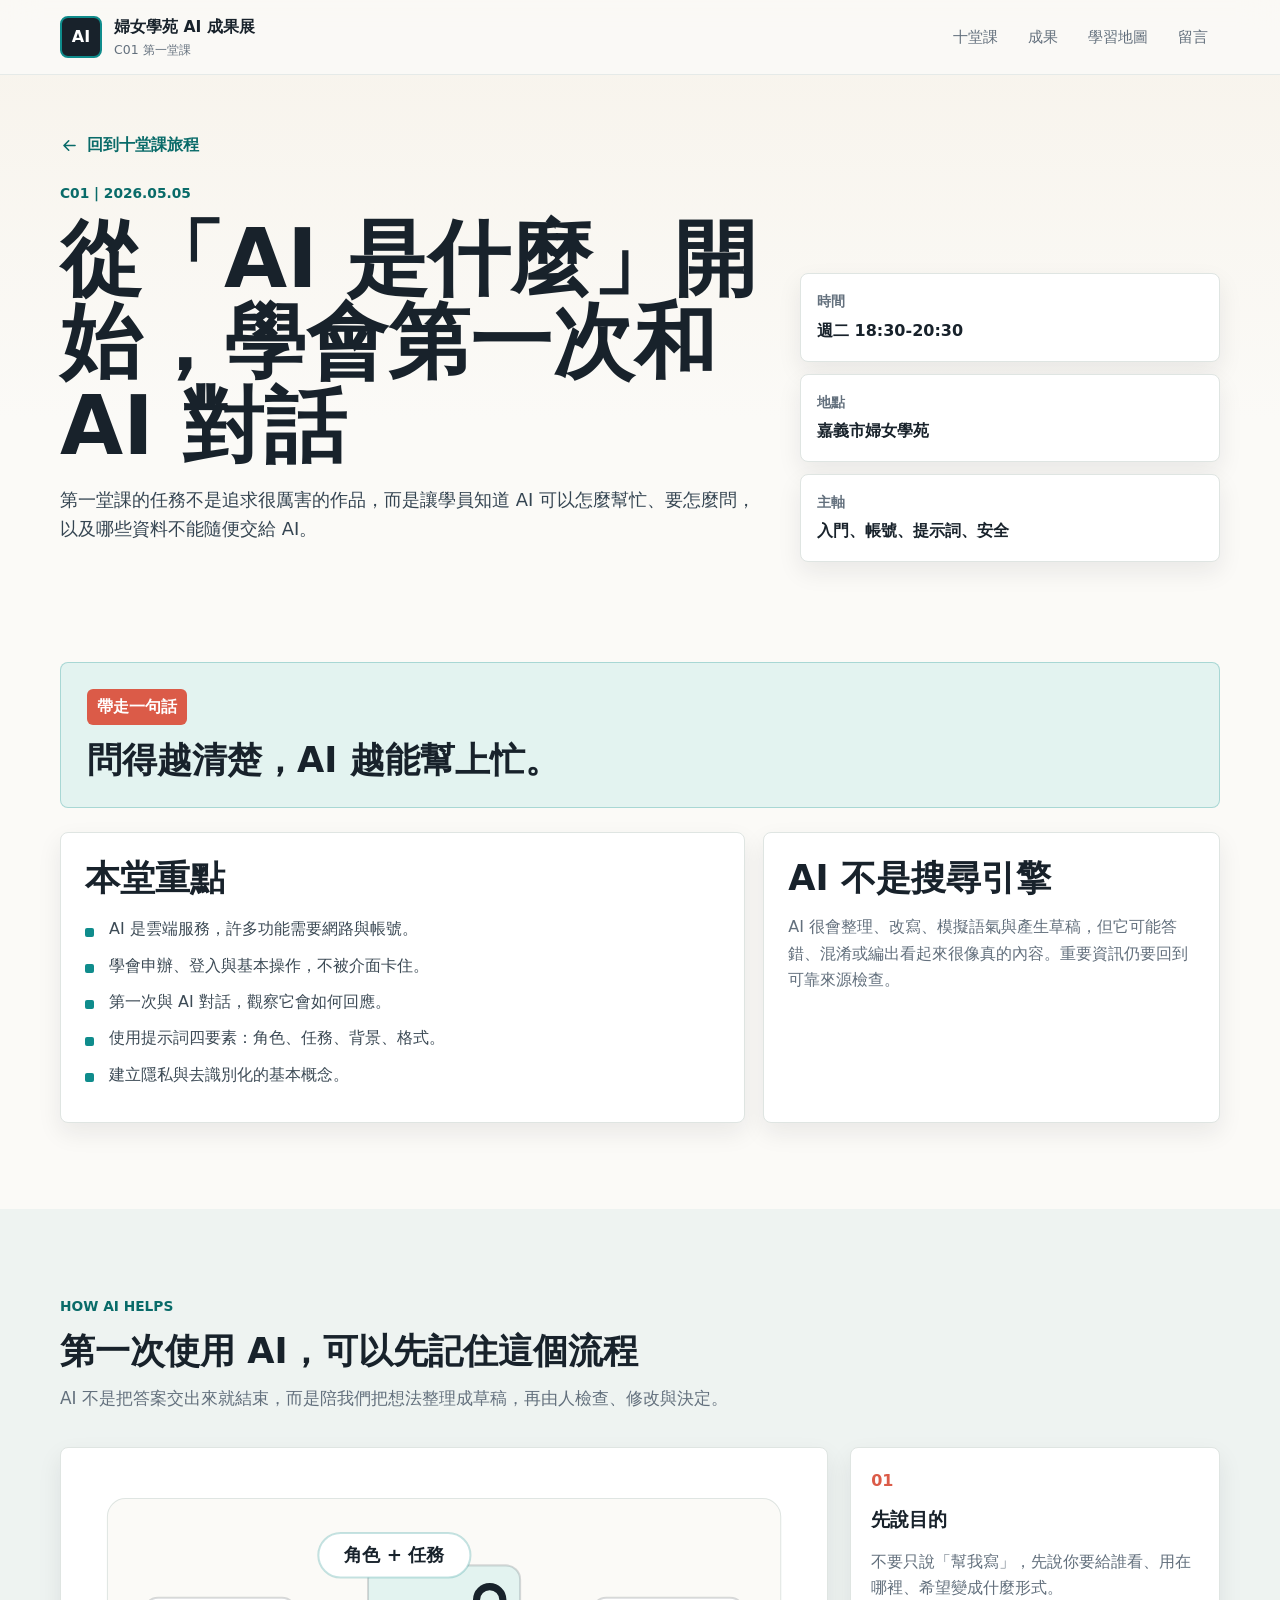
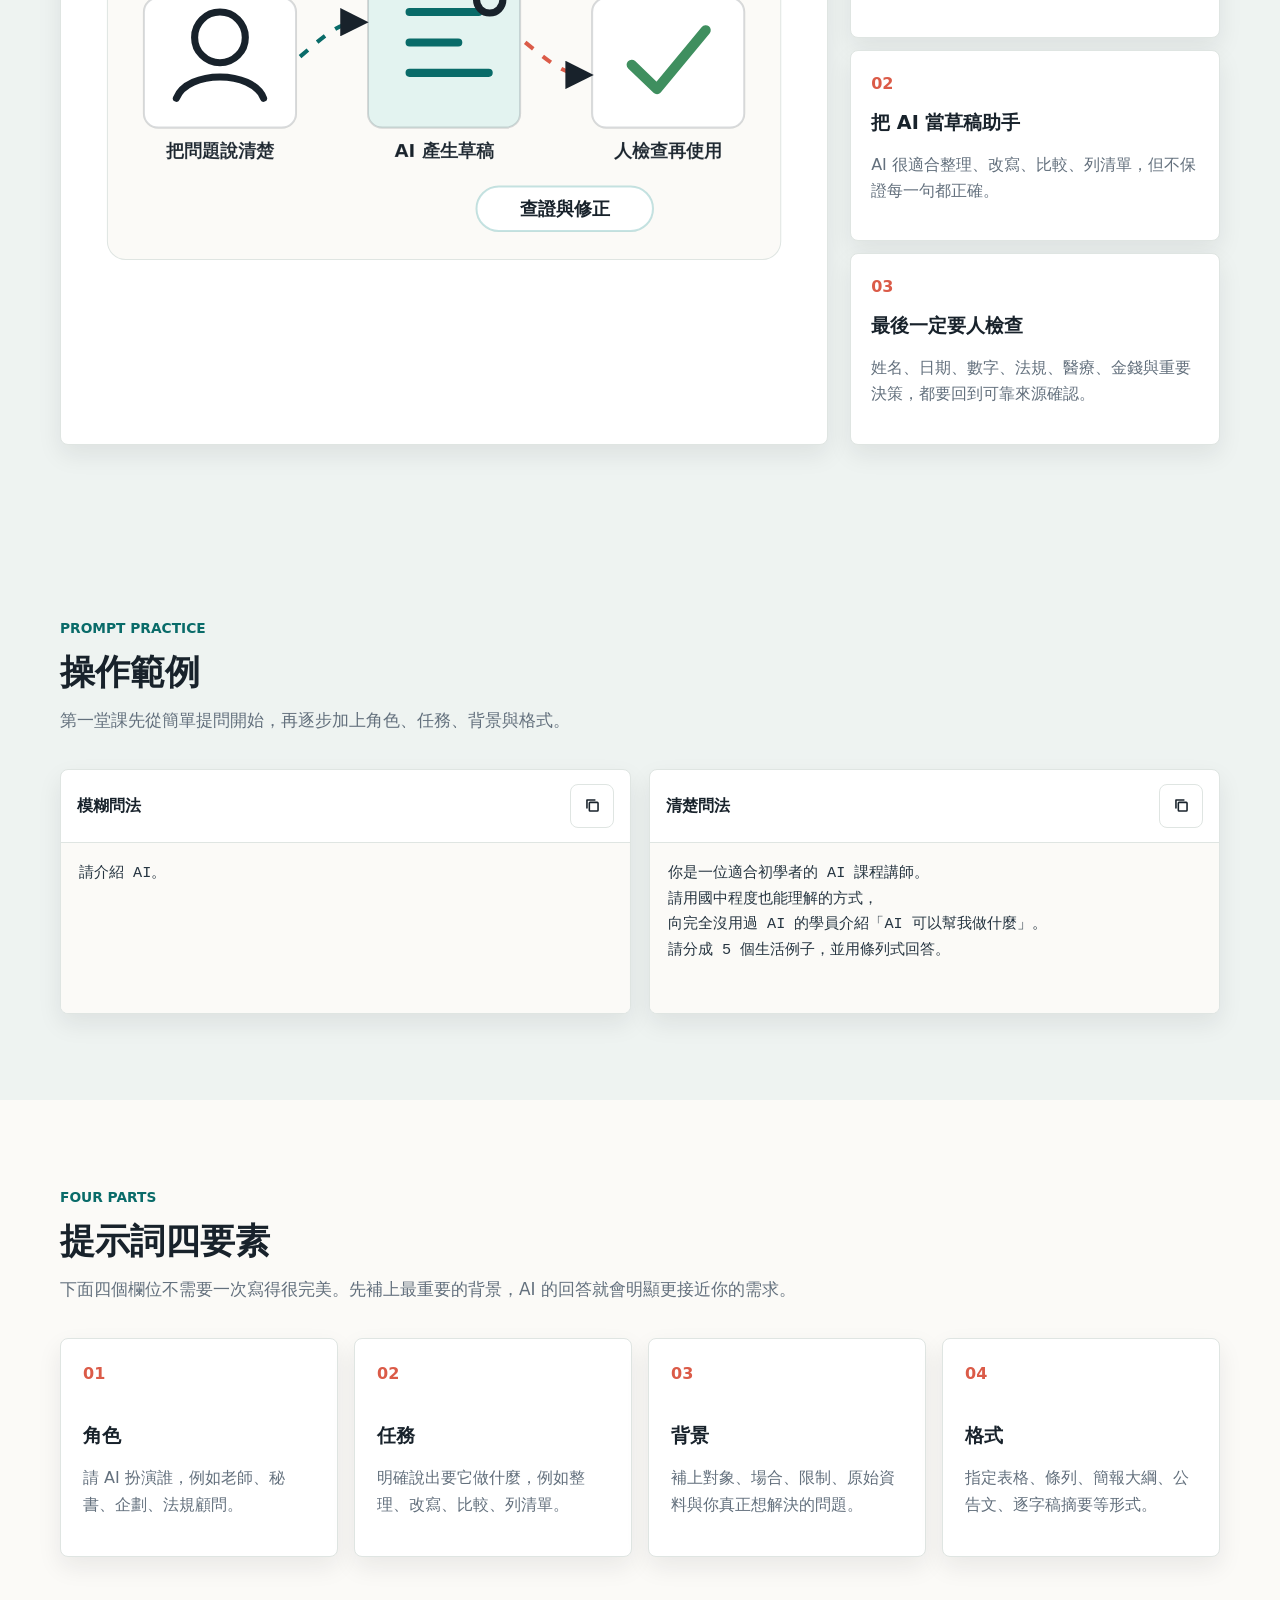
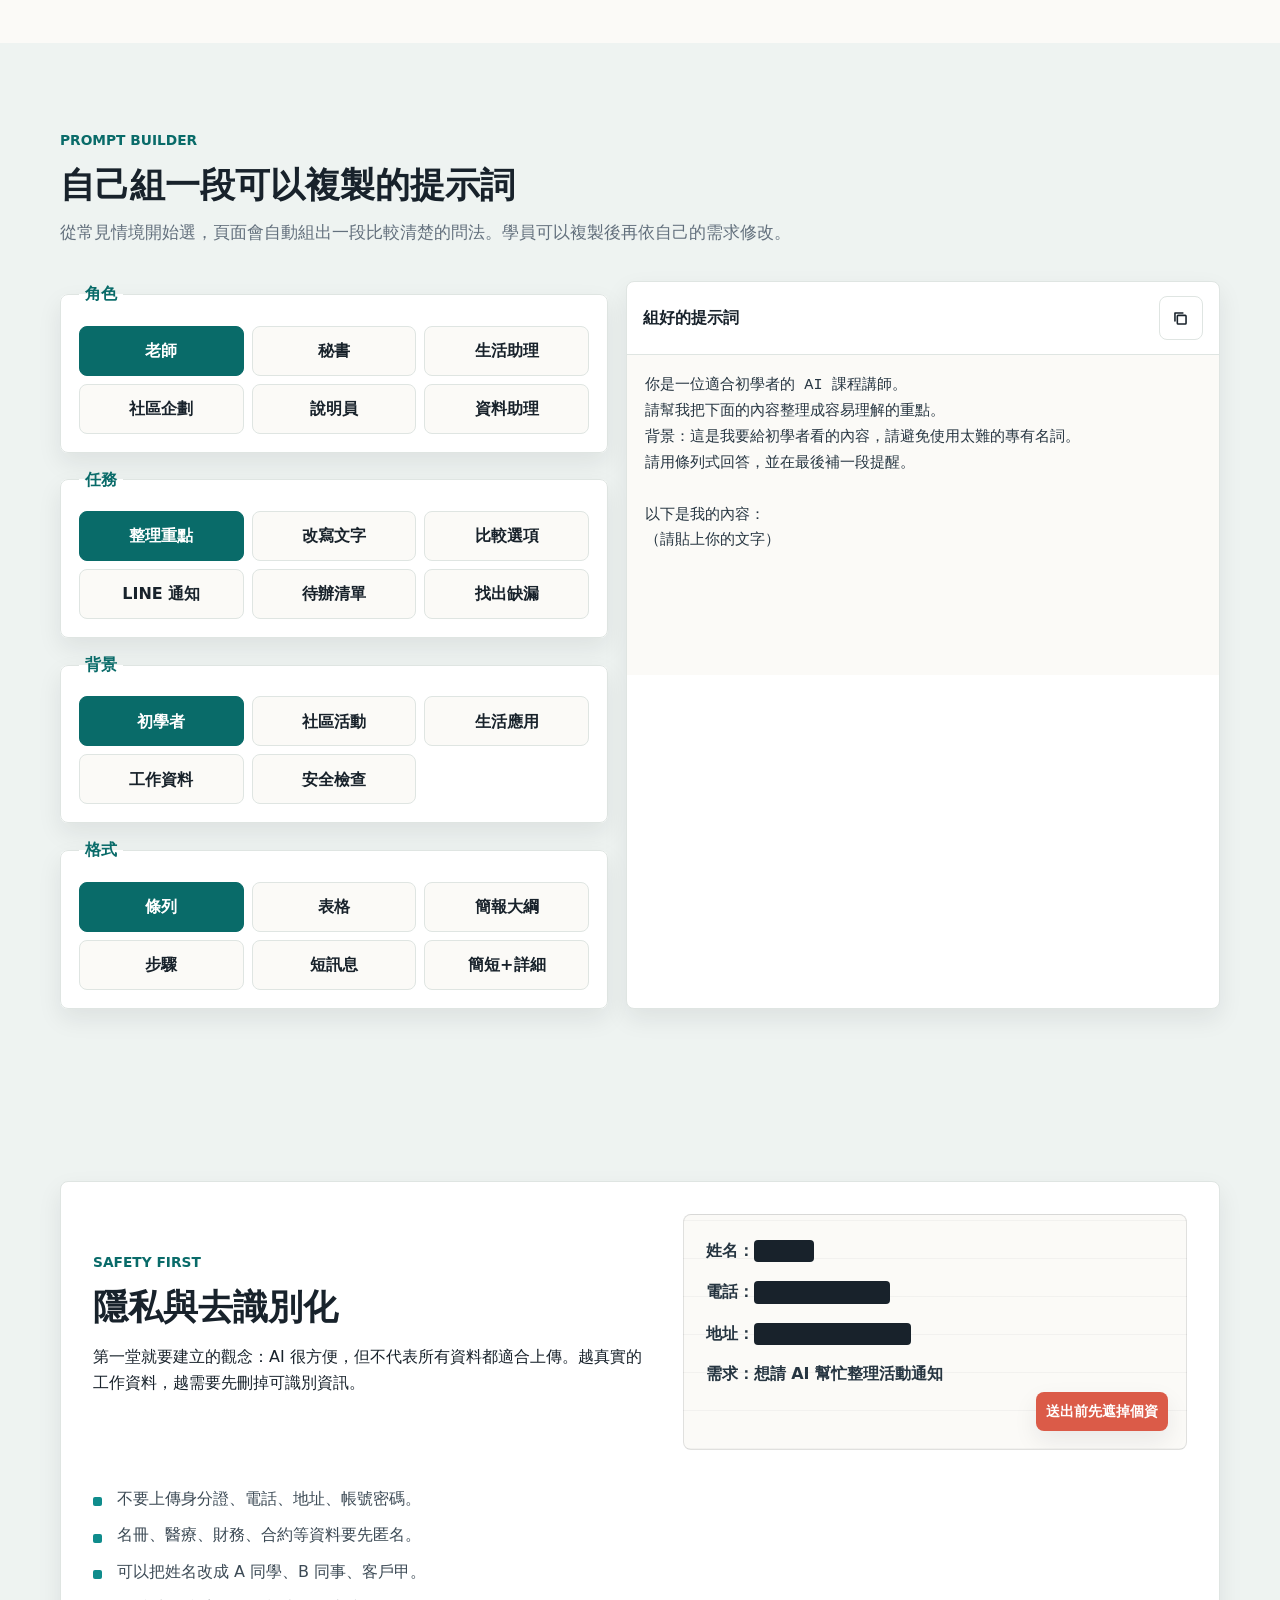
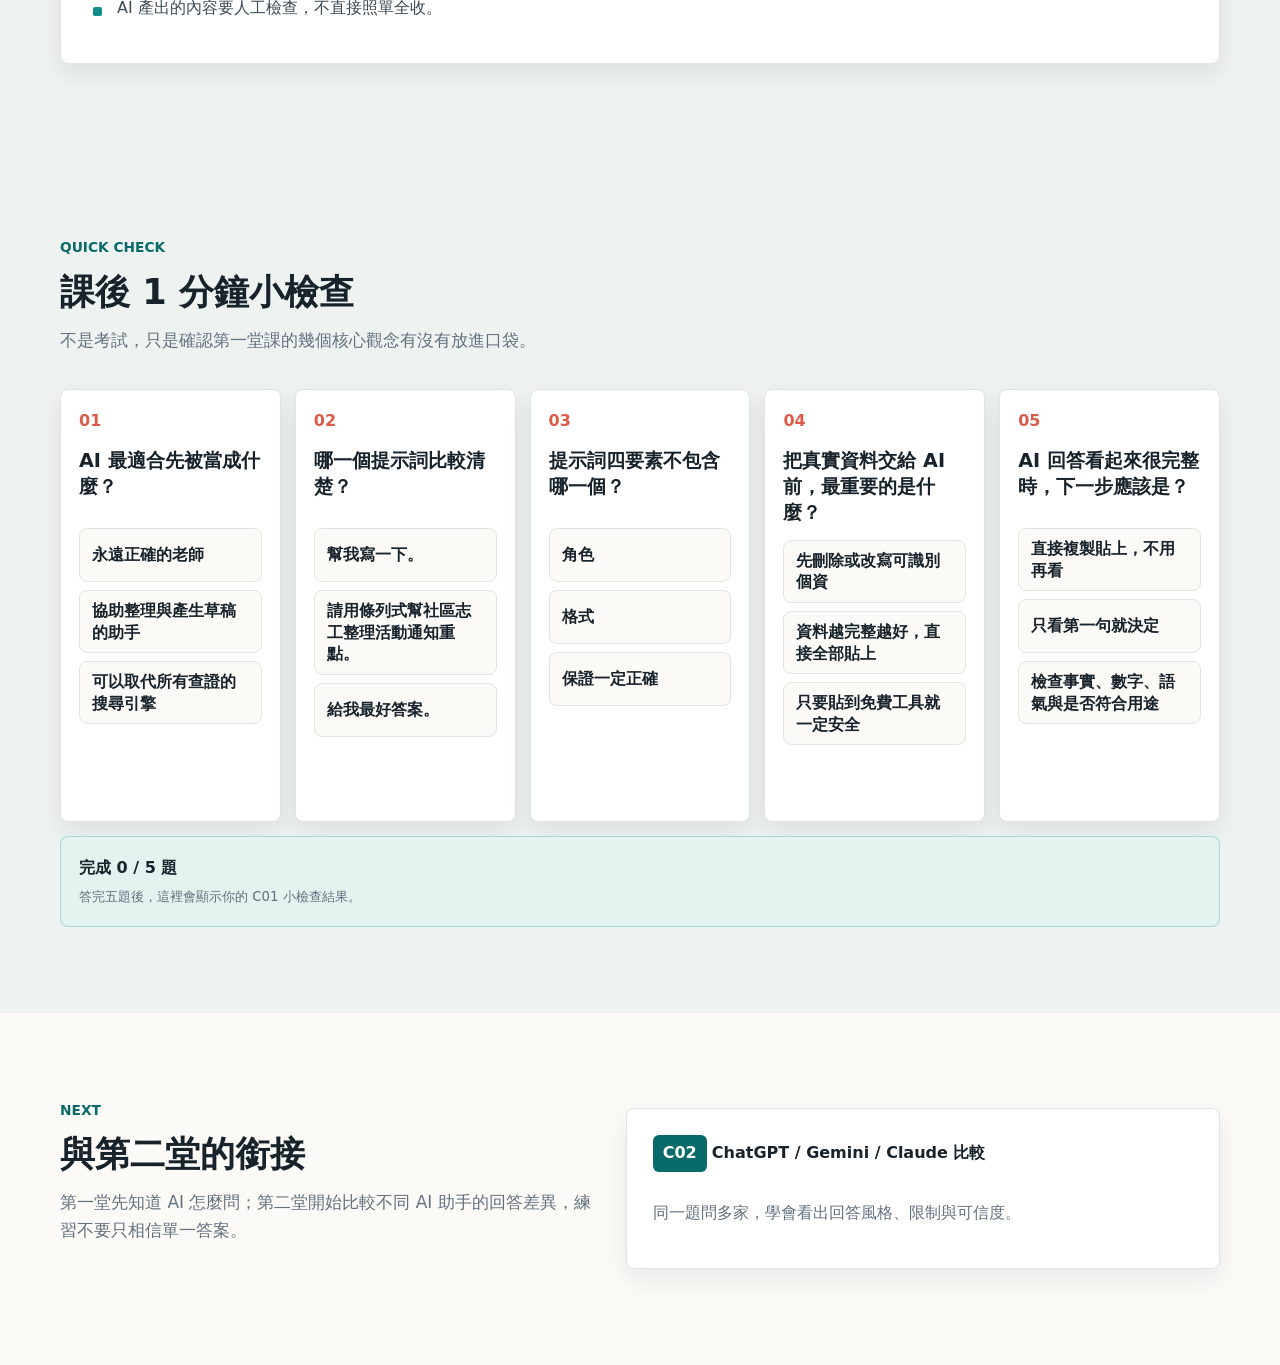
<file: courses/c01.html>
<!doctype html>
<html lang="zh-Hant">
  <head>
    <meta charset="utf-8">
    <meta name="viewport" content="width=device-width, initial-scale=1">
    <title>C01 第一堂課 | AI 入門應用班成果展</title>
    <meta
      name="description"
      content="第一堂課內容：認識 AI、帳號登入、第一次對話、提示詞四要素與隱私去識別化。"
    >
    <link rel="icon" href="../assets/favicon.svg" type="image/svg+xml">
    <link rel="stylesheet" href="../assets/styles.css">
  </head>
  <body class="lesson-page">
    <svg aria-hidden="true" class="icon-sprite">
      <symbol id="icon-home" viewBox="0 0 24 24">
        <path d="M3 10.8 12 3l9 7.8v9.2a1 1 0 0 1-1 1h-5.2v-6.2H9.2V21H4a1 1 0 0 1-1-1z"/>
      </symbol>
      <symbol id="icon-course" viewBox="0 0 24 24">
        <path d="M5 4.8h10.5a3.5 3.5 0 0 1 3.5 3.5V20H8.5A3.5 3.5 0 0 1 5 16.5z"/>
        <path d="M8.5 4.8A3.5 3.5 0 0 0 5 8.3v8.2A3.5 3.5 0 0 1 8.5 13H19"/>
      </symbol>
      <symbol id="icon-gallery" viewBox="0 0 24 24">
        <rect x="4" y="5" width="16" height="14" rx="1"/>
        <path d="m7 16 3.2-3.4 2.4 2.3 2.8-3.8L19 16"/>
        <circle cx="9" cy="9" r="1.2"/>
      </symbol>
      <symbol id="icon-message" viewBox="0 0 24 24">
        <path d="M5 5h14v10H9l-4 4z"/>
        <path d="M8 9h8M8 12h5"/>
      </symbol>
      <symbol id="icon-info" viewBox="0 0 24 24">
        <circle cx="12" cy="12" r="8"/>
        <path d="M12 10v6M12 7.5h.01"/>
      </symbol>
      <symbol id="icon-arrow" viewBox="0 0 24 24">
        <path d="M19 12H5M11 6l-6 6 6 6"/>
      </symbol>
      <symbol id="icon-copy" viewBox="0 0 24 24">
        <rect x="8" y="8" width="11" height="11" rx="1"/>
        <path d="M5 15V5h10"/>
      </symbol>
      <symbol id="icon-shield" viewBox="0 0 24 24">
        <path d="M12 3 19 6v5.2c0 4.1-2.8 7.7-7 9.8-4.2-2.1-7-5.7-7-9.8V6z"/>
        <path d="m8.5 12 2.2 2.2 4.8-5"/>
      </symbol>
    </svg>

    <header class="site-header">
      <a class="brand" href="../index.html" aria-label="回到成果展首頁">
        <span class="brand-mark">AI</span>
        <span>
          <strong>婦女學苑 AI 成果展</strong>
          <small>C01 第一堂課</small>
        </span>
      </a>
      <nav class="desktop-nav" aria-label="主要導覽">
        <a href="../index.html#journey">十堂課</a>
        <a href="../index.html#outcomes">成果</a>
        <a href="../index.html#map">學習地圖</a>
        <a href="../index.html#message-wall">留言</a>
      </nav>
    </header>

    <main>
      <section class="lesson-hero">
        <div class="lesson-hero-copy reveal">
          <a class="back-link" href="../index.html#journey">
            <svg><use href="#icon-arrow"></use></svg>
            回到十堂課旅程
          </a>
          <p class="eyebrow">C01 | 2026.05.05</p>
          <h1>從「AI 是什麼」開始，學會第一次和 AI 對話</h1>
          <p>
            第一堂課的任務不是追求很厲害的作品，而是讓學員知道 AI 可以怎麼幫忙、要怎麼問，以及哪些資料不能隨便交給 AI。
          </p>
        </div>
        <div class="lesson-facts reveal" aria-label="第一堂課資訊">
          <div>
            <span>時間</span>
            <strong>週二 18:30-20:30</strong>
          </div>
          <div>
            <span>地點</span>
            <strong>嘉義市婦女學苑</strong>
          </div>
          <div>
            <span>主軸</span>
            <strong>入門、帳號、提示詞、安全</strong>
          </div>
        </div>
      </section>

      <section class="content-section lesson-content">
        <div class="lesson-takeaway reveal">
          <span class="lesson-number">帶走一句話</span>
          <h2>問得越清楚，AI 越能幫上忙。</h2>
        </div>

        <div class="lesson-grid">
          <article class="lesson-card reveal">
            <h2>本堂重點</h2>
            <ul class="check-list">
              <li>AI 是雲端服務，許多功能需要網路與帳號。</li>
              <li>學會申辦、登入與基本操作，不被介面卡住。</li>
              <li>第一次與 AI 對話，觀察它會如何回應。</li>
              <li>使用提示詞四要素：角色、任務、背景、格式。</li>
              <li>建立隱私與去識別化的基本概念。</li>
            </ul>
          </article>

          <article class="lesson-card reveal">
            <h2>AI 不是搜尋引擎</h2>
            <p>
              AI 很會整理、改寫、模擬語氣與產生草稿，但它可能答錯、混淆或編出看起來很像真的內容。重要資訊仍要回到可靠來源檢查。
            </p>
          </article>
        </div>
      </section>

      <section class="content-section surface lesson-flow-section">
        <div class="section-heading reveal">
          <p class="eyebrow">How AI Helps</p>
          <h2>第一次使用 AI，可以先記住這個流程</h2>
          <p>AI 不是把答案交出來就結束，而是陪我們把想法整理成草稿，再由人檢查、修改與決定。</p>
        </div>

        <div class="ai-flow-grid">
          <figure class="ai-flow-visual reveal" aria-label="人與 AI 對話流程動畫">
            <svg viewBox="0 0 720 420" role="img" aria-labelledby="ai-flow-title">
              <title id="ai-flow-title">提問、生成、檢查三步驟流程</title>
              <defs>
                <marker id="arrow-tip" viewBox="0 0 10 10" refX="8" refY="5" markerWidth="7" markerHeight="7" orient="auto-start-reverse">
                  <path d="M 0 0 L 10 5 L 0 10 z"></path>
                </marker>
              </defs>
              <rect class="flow-bg" x="28" y="32" width="664" height="356" rx="18"></rect>
              <g class="flow-node node-human">
                <rect x="64" y="130" width="150" height="128" rx="14"></rect>
                <circle cx="139" cy="169" r="25"></circle>
                <path d="M96 229c11-28 75-28 86 0"></path>
                <text x="139" y="287">把問題說清楚</text>
              </g>
              <g class="flow-node node-ai">
                <rect x="285" y="98" width="150" height="160" rx="14"></rect>
                <path d="M326 144h68M326 174h48M326 204h78"></path>
                <circle cx="405" cy="132" r="13"></circle>
                <text x="360" y="287">AI 產生草稿</text>
              </g>
              <g class="flow-node node-check">
                <rect x="506" y="130" width="150" height="128" rx="14"></rect>
                <path d="m545 196 25 24 48-58"></path>
                <text x="581" y="287">人檢查再使用</text>
              </g>
              <path class="flow-line line-one" d="M218 188 C246 164 256 154 280 154"></path>
              <path class="flow-line line-two" d="M440 174 C468 196 478 206 502 206"></path>
              <g class="flow-bubble bubble-one">
                <rect x="236" y="66" width="150" height="44" rx="22"></rect>
                <text x="311" y="94">角色 + 任務</text>
              </g>
              <g class="flow-bubble bubble-two">
                <rect x="392" y="316" width="174" height="44" rx="22"></rect>
                <text x="479" y="344">查證與修正</text>
              </g>
            </svg>
          </figure>

          <div class="concept-stack reveal">
            <article>
              <span>01</span>
              <h3>先說目的</h3>
              <p>不要只說「幫我寫」，先說你要給誰看、用在哪裡、希望變成什麼形式。</p>
            </article>
            <article>
              <span>02</span>
              <h3>把 AI 當草稿助手</h3>
              <p>AI 很適合整理、改寫、比較、列清單，但不保證每一句都正確。</p>
            </article>
            <article>
              <span>03</span>
              <h3>最後一定要人檢查</h3>
              <p>姓名、日期、數字、法規、醫療、金錢與重要決策，都要回到可靠來源確認。</p>
            </article>
          </div>
        </div>
      </section>

      <section class="content-section surface">
        <div class="section-heading reveal">
          <p class="eyebrow">Prompt Practice</p>
          <h2>操作範例</h2>
          <p>第一堂課先從簡單提問開始，再逐步加上角色、任務、背景與格式。</p>
        </div>

        <div class="prompt-compare">
          <article class="prompt-card reveal">
            <div class="prompt-card-header">
              <span>模糊問法</span>
              <button class="icon-button" type="button" data-copy-target="prompt-bad" aria-label="複製模糊問法">
                <svg><use href="#icon-copy"></use></svg>
              </button>
            </div>
            <pre id="prompt-bad">請介紹 AI。</pre>
          </article>

          <article class="prompt-card reveal">
            <div class="prompt-card-header">
              <span>清楚問法</span>
              <button class="icon-button" type="button" data-copy-target="prompt-good" aria-label="複製清楚問法">
                <svg><use href="#icon-copy"></use></svg>
              </button>
            </div>
            <pre id="prompt-good">你是一位適合初學者的 AI 課程講師。
請用國中程度也能理解的方式，
向完全沒用過 AI 的學員介紹「AI 可以幫我做什麼」。
請分成 5 個生活例子，並用條列式回答。</pre>
          </article>
        </div>
      </section>

      <section class="content-section">
        <div class="section-heading reveal">
          <p class="eyebrow">Four Parts</p>
          <h2>提示詞四要素</h2>
          <p>下面四個欄位不需要一次寫得很完美。先補上最重要的背景，AI 的回答就會明顯更接近你的需求。</p>
        </div>
        <div class="four-parts">
          <article class="part-card reveal">
            <span>01</span>
            <h3>角色</h3>
            <p>請 AI 扮演誰，例如老師、秘書、企劃、法規顧問。</p>
          </article>
          <article class="part-card reveal">
            <span>02</span>
            <h3>任務</h3>
            <p>明確說出要它做什麼，例如整理、改寫、比較、列清單。</p>
          </article>
          <article class="part-card reveal">
            <span>03</span>
            <h3>背景</h3>
            <p>補上對象、場合、限制、原始資料與你真正想解決的問題。</p>
          </article>
          <article class="part-card reveal">
            <span>04</span>
            <h3>格式</h3>
            <p>指定表格、條列、簡報大綱、公告文、逐字稿摘要等形式。</p>
          </article>
        </div>
      </section>

      <section class="content-section surface">
        <div class="section-heading reveal">
          <p class="eyebrow">Prompt Builder</p>
          <h2>自己組一段可以複製的提示詞</h2>
          <p>從常見情境開始選，頁面會自動組出一段比較清楚的問法。學員可以複製後再依自己的需求修改。</p>
        </div>

        <div class="prompt-builder reveal" data-prompt-builder>
          <div class="builder-controls">
            <fieldset>
              <legend>角色</legend>
              <button type="button" class="choice-button is-selected" data-builder-choice="role" data-value="你是一位適合初學者的 AI 課程講師">老師</button>
              <button type="button" class="choice-button" data-builder-choice="role" data-value="你是一位細心的行政秘書">秘書</button>
              <button type="button" class="choice-button" data-builder-choice="role" data-value="你是一位生活規劃助理">生活助理</button>
              <button type="button" class="choice-button" data-builder-choice="role" data-value="你是一位熟悉社區活動的企劃顧問">社區企劃</button>
              <button type="button" class="choice-button" data-builder-choice="role" data-value="你是一位擅長把複雜資訊講簡單的說明員">說明員</button>
              <button type="button" class="choice-button" data-builder-choice="role" data-value="你是一位細心的資料整理助理">資料助理</button>
            </fieldset>
            <fieldset>
              <legend>任務</legend>
              <button type="button" class="choice-button is-selected" data-builder-choice="task" data-value="請幫我把下面的內容整理成容易理解的重點">整理重點</button>
              <button type="button" class="choice-button" data-builder-choice="task" data-value="請幫我把下面的內容改寫得更清楚、有禮貌">改寫文字</button>
              <button type="button" class="choice-button" data-builder-choice="task" data-value="請幫我比較下面幾個選項的優點、限制與適合情境">比較選項</button>
              <button type="button" class="choice-button" data-builder-choice="task" data-value="請幫我寫一段可以傳給 LINE 群組的通知文字">LINE 通知</button>
              <button type="button" class="choice-button" data-builder-choice="task" data-value="請幫我把下面的資訊整理成一份待辦清單">待辦清單</button>
              <button type="button" class="choice-button" data-builder-choice="task" data-value="請先幫我找出內容中不清楚、需要補充的地方">找出缺漏</button>
            </fieldset>
            <fieldset>
              <legend>背景</legend>
              <button type="button" class="choice-button is-selected" data-builder-choice="context" data-value="這是我要給初學者看的內容，請避免使用太難的專有名詞">初學者</button>
              <button type="button" class="choice-button" data-builder-choice="context" data-value="對象是社區或班級成員，語氣請親切、清楚、不要太正式">社區活動</button>
              <button type="button" class="choice-button" data-builder-choice="context" data-value="這是日常生活使用的內容，請用簡單句子和實用例子說明">生活應用</button>
              <button type="button" class="choice-button" data-builder-choice="context" data-value="這是工作或行政資料，請保留重點、日期、數字與待確認事項">工作資料</button>
              <button type="button" class="choice-button" data-builder-choice="context" data-value="請先提醒我哪些內容可能涉及個資或需要人工查證">安全檢查</button>
            </fieldset>
            <fieldset>
              <legend>格式</legend>
              <button type="button" class="choice-button is-selected" data-builder-choice="format" data-value="請用條列式回答，並在最後補一段提醒">條列</button>
              <button type="button" class="choice-button" data-builder-choice="format" data-value="請整理成表格，欄位包含項目、重點、注意事項">表格</button>
              <button type="button" class="choice-button" data-builder-choice="format" data-value="請整理成 5 張簡報的大綱，每張包含標題與重點">簡報大綱</button>
              <button type="button" class="choice-button" data-builder-choice="format" data-value="請整理成 3 個步驟，每個步驟都附一個例子">步驟</button>
              <button type="button" class="choice-button" data-builder-choice="format" data-value="請整理成可以直接貼到 LINE 的短訊息，字數控制在 150 字內">短訊息</button>
              <button type="button" class="choice-button" data-builder-choice="format" data-value="請先給我簡短版，再給我詳細版">簡短+詳細</button>
            </fieldset>
          </div>
          <article class="prompt-card builder-output">
            <div class="prompt-card-header">
              <span>組好的提示詞</span>
              <button class="icon-button" type="button" data-copy-target="prompt-builder-output" aria-label="複製組好的提示詞">
                <svg><use href="#icon-copy"></use></svg>
              </button>
            </div>
            <pre id="prompt-builder-output">你是一位適合初學者的 AI 課程講師。
請幫我把下面的內容整理成容易理解的重點。
背景：這是我要給初學者看的內容，請避免使用太難的專有名詞。
請用條列式回答，並在最後補一段提醒。

以下是我的內容：
（請貼上你的文字）</pre>
          </article>
        </div>
      </section>

      <section class="content-section surface">
        <div class="privacy-panel privacy-lab reveal">
          <div>
            <p class="eyebrow">Safety First</p>
            <h2>隱私與去識別化</h2>
            <p>
              第一堂就要建立的觀念：AI 很方便，但不代表所有資料都適合上傳。越真實的工作資料，越需要先刪掉可識別資訊。
            </p>
          </div>
          <div class="privacy-demo" aria-label="個資遮罩示意">
            <div class="document-lines">
              <span>姓名：<mark>王小美</mark></span>
              <span>電話：<mark>0912-345-678</mark></span>
              <span>地址：<mark>嘉義市某某路 10 號</mark></span>
              <span>需求：想請 AI 幫忙整理活動通知</span>
            </div>
            <div class="mask-label">送出前先遮掉個資</div>
          </div>
          <ul class="check-list privacy-list">
            <li>不要上傳身分證、電話、地址、帳號密碼。</li>
            <li>名冊、醫療、財務、合約等資料要先匿名。</li>
            <li>可以把姓名改成 A 同學、B 同事、客戶甲。</li>
            <li>AI 產出的內容要人工檢查，不直接照單全收。</li>
          </ul>
        </div>
      </section>

      <section class="content-section surface">
        <div class="section-heading reveal">
          <p class="eyebrow">Quick Check</p>
          <h2>課後 1 分鐘小檢查</h2>
          <p>不是考試，只是確認第一堂課的幾個核心觀念有沒有放進口袋。</p>
        </div>

        <div class="quiz-panel reveal" data-quiz data-quiz-name="C01">
          <article class="quiz-card" data-quiz-question>
            <span>01</span>
            <h3>AI 最適合先被當成什麼？</h3>
            <button type="button" data-correct="false">永遠正確的老師</button>
            <button type="button" data-correct="true">協助整理與產生草稿的助手</button>
            <button type="button" data-correct="false">可以取代所有查證的搜尋引擎</button>
            <p class="quiz-feedback"></p>
          </article>
          <article class="quiz-card" data-quiz-question>
            <span>02</span>
            <h3>哪一個提示詞比較清楚？</h3>
            <button type="button" data-correct="false">幫我寫一下。</button>
            <button type="button" data-correct="true">請用條列式幫社區志工整理活動通知重點。</button>
            <button type="button" data-correct="false">給我最好答案。</button>
            <p class="quiz-feedback"></p>
          </article>
          <article class="quiz-card" data-quiz-question>
            <span>03</span>
            <h3>提示詞四要素不包含哪一個？</h3>
            <button type="button" data-correct="false">角色</button>
            <button type="button" data-correct="false">格式</button>
            <button type="button" data-correct="true">保證一定正確</button>
            <p class="quiz-feedback"></p>
          </article>
          <article class="quiz-card" data-quiz-question>
            <span>04</span>
            <h3>把真實資料交給 AI 前，最重要的是什麼？</h3>
            <button type="button" data-correct="true">先刪除或改寫可識別個資</button>
            <button type="button" data-correct="false">資料越完整越好，直接全部貼上</button>
            <button type="button" data-correct="false">只要貼到免費工具就一定安全</button>
            <p class="quiz-feedback"></p>
          </article>
          <article class="quiz-card" data-quiz-question>
            <span>05</span>
            <h3>AI 回答看起來很完整時，下一步應該是？</h3>
            <button type="button" data-correct="false">直接複製貼上，不用再看</button>
            <button type="button" data-correct="false">只看第一句就決定</button>
            <button type="button" data-correct="true">檢查事實、數字、語氣與是否符合用途</button>
            <p class="quiz-feedback"></p>
          </article>
          <div class="quiz-result" aria-live="polite">
            <strong>完成 0 / 5 題</strong>
            <small>答完五題後，這裡會顯示你的 C01 小檢查結果。</small>
          </div>
        </div>
      </section>

      <section class="content-section split next-lesson">
        <div class="section-heading reveal">
          <p class="eyebrow">Next</p>
          <h2>與第二堂的銜接</h2>
          <p>
            第一堂先知道 AI 怎麼問；第二堂開始比較不同 AI 助手的回答差異，練習不要只相信單一答案。
          </p>
        </div>
        <a class="next-card reveal" href="c02.html">
          <span>C02</span>
          <strong>ChatGPT / Gemini / Claude 比較</strong>
          <p>同一題問多家，學會看出回答風格、限制與可信度。</p>
        </a>
      </section>
    </main>

    <nav class="mobile-bottom-nav" aria-label="手機導覽">
      <a href="../index.html" aria-label="首頁">
        <svg><use href="#icon-home"></use></svg>
        <span>首頁</span>
      </a>
      <a href="../index.html#journey" aria-label="課程">
        <svg><use href="#icon-course"></use></svg>
        <span>課程</span>
      </a>
      <a href="../index.html#outcomes" aria-label="成果">
        <svg><use href="#icon-gallery"></use></svg>
        <span>成果</span>
      </a>
      <a href="../index.html#message-wall" aria-label="留言">
        <svg><use href="#icon-message"></use></svg>
        <span>留言</span>
      </a>
      <a href="../index.html#about" aria-label="關於">
        <svg><use href="#icon-info"></use></svg>
        <span>關於</span>
      </a>
    </nav>

    <script src="../assets/app.js"></script>
  </body>
</html>
</file>
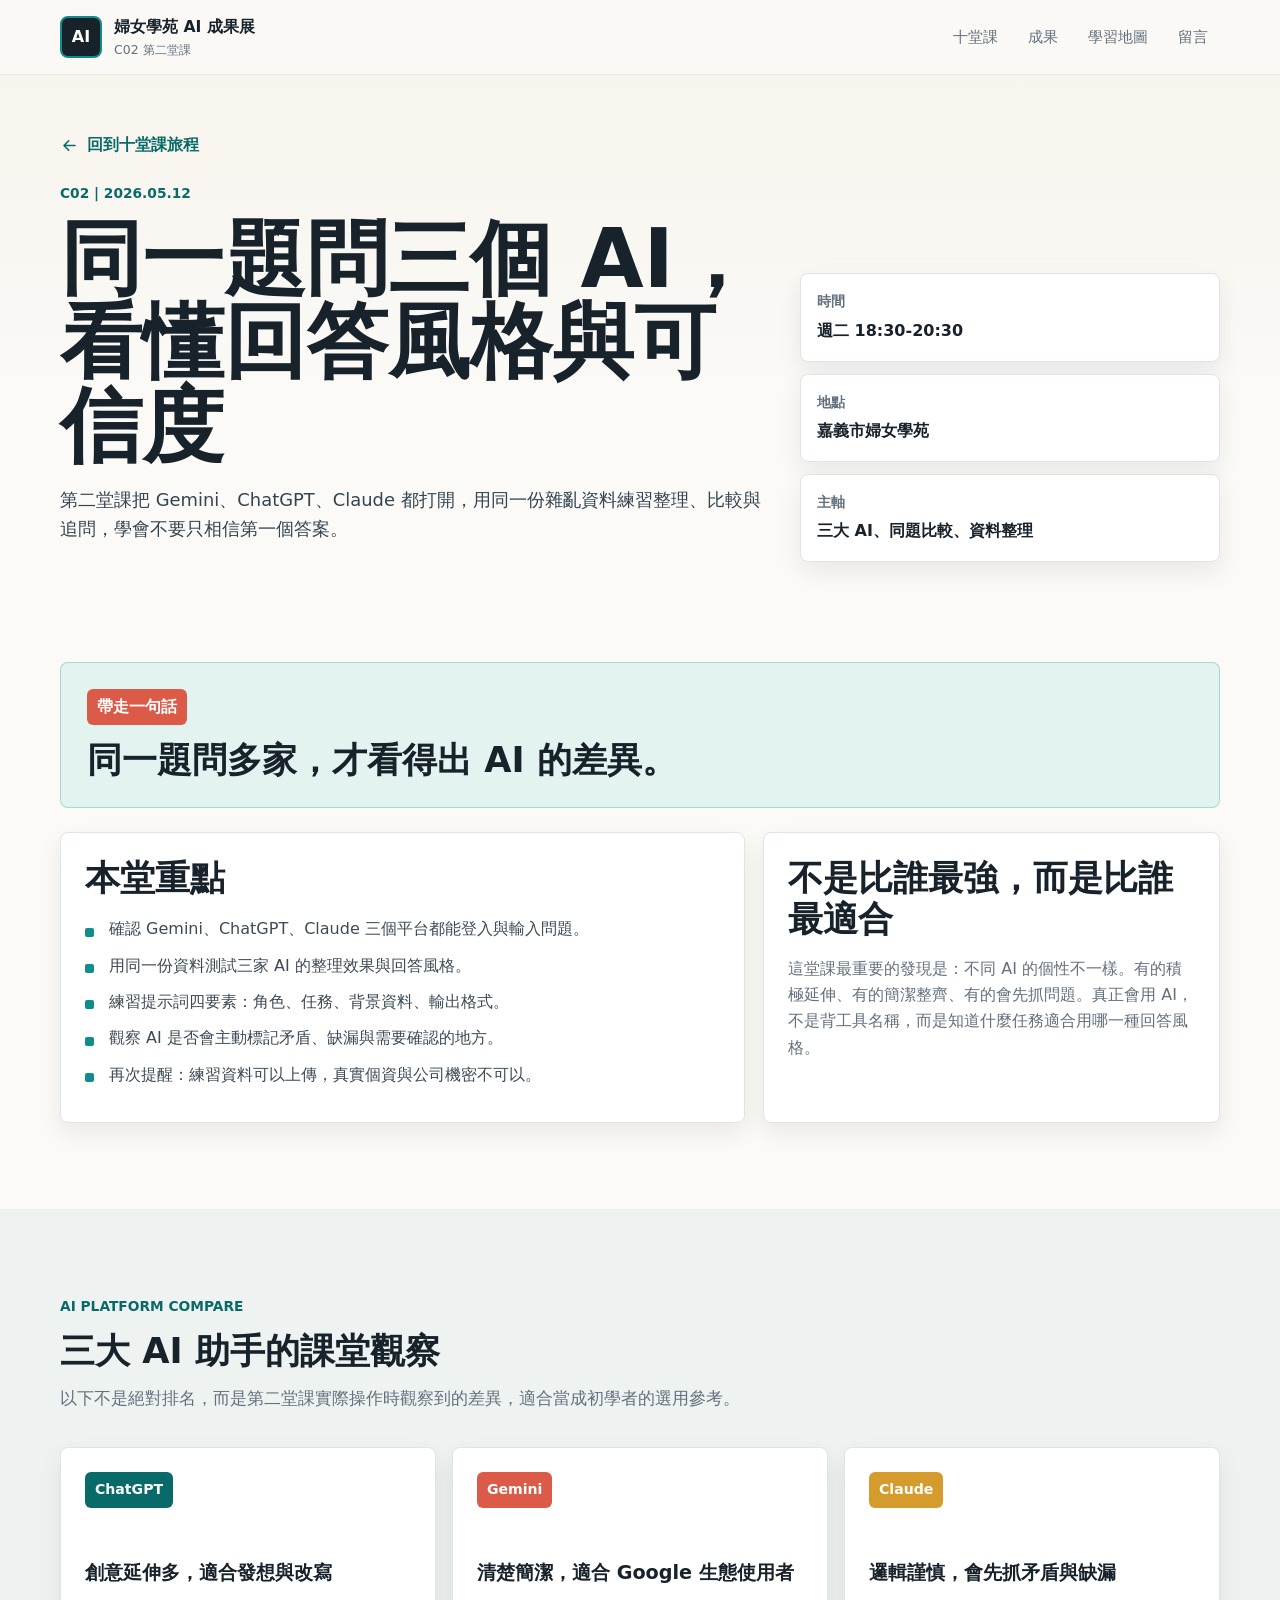
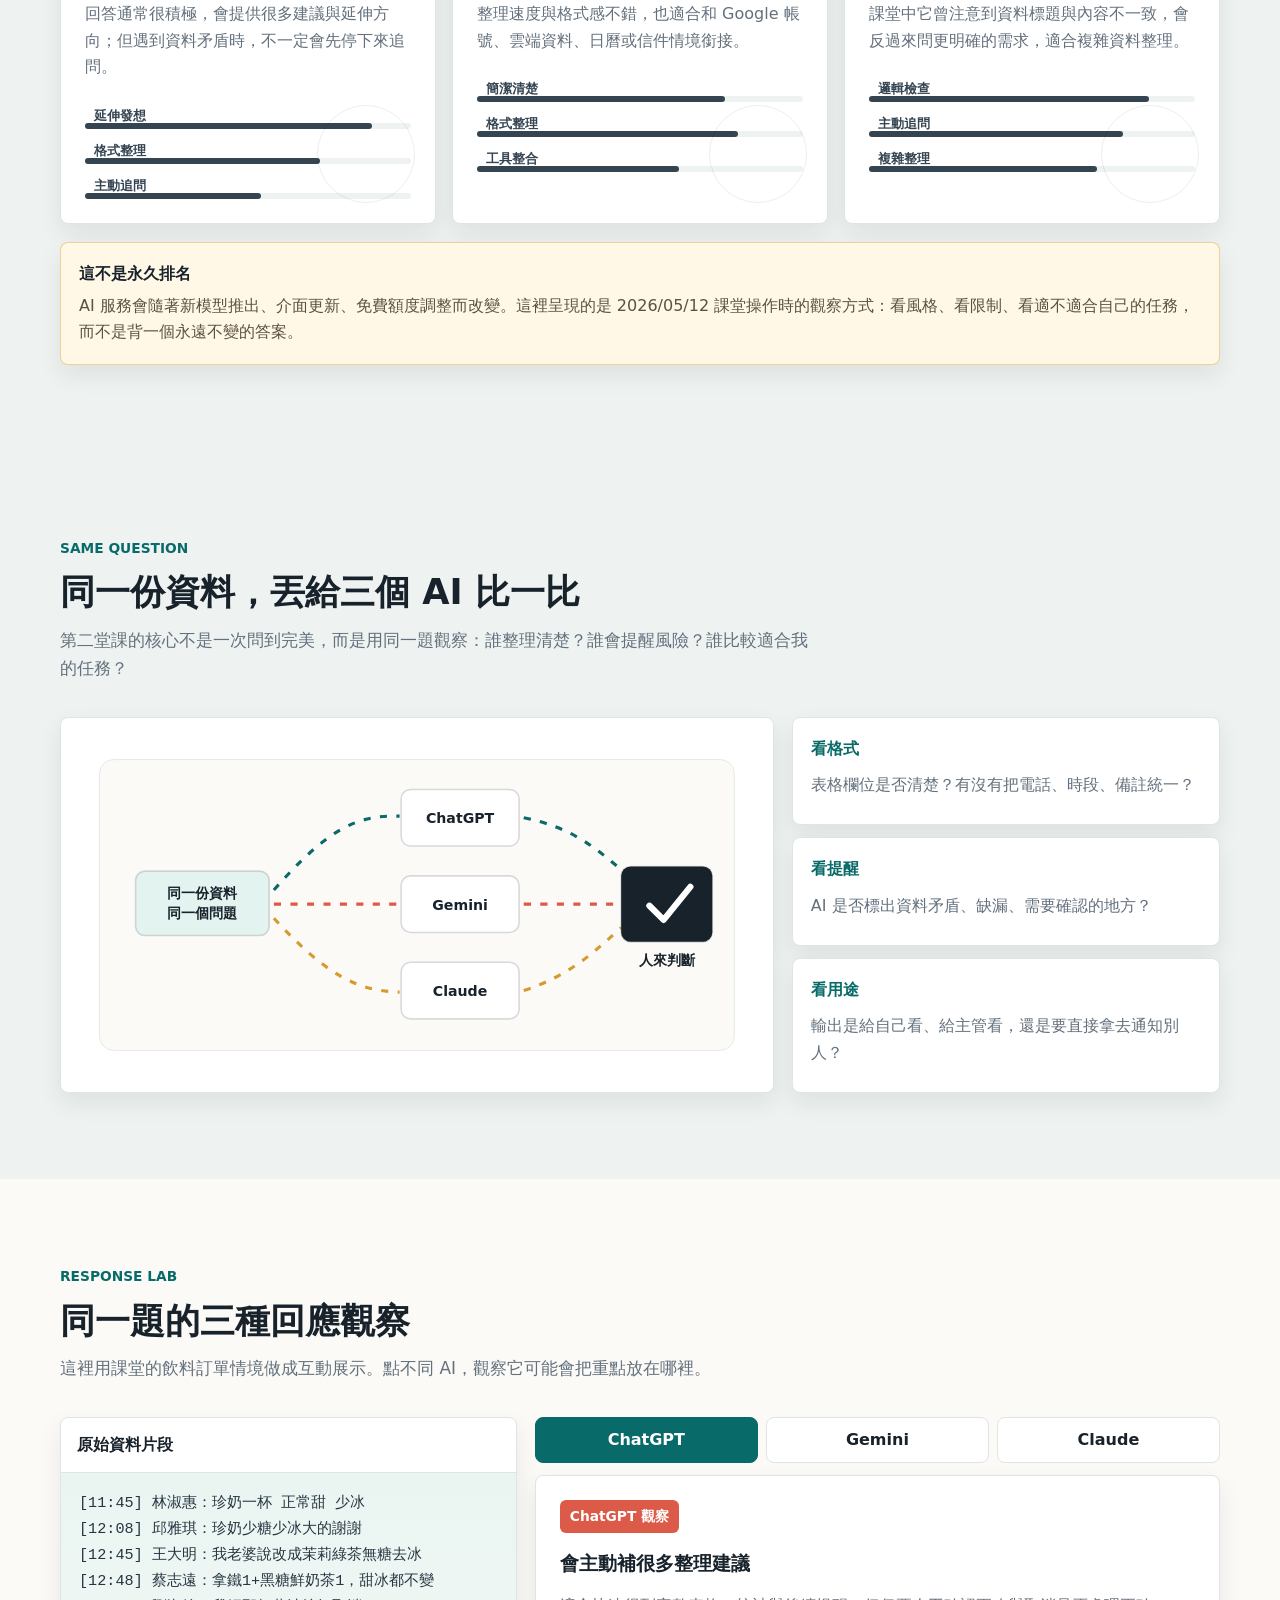
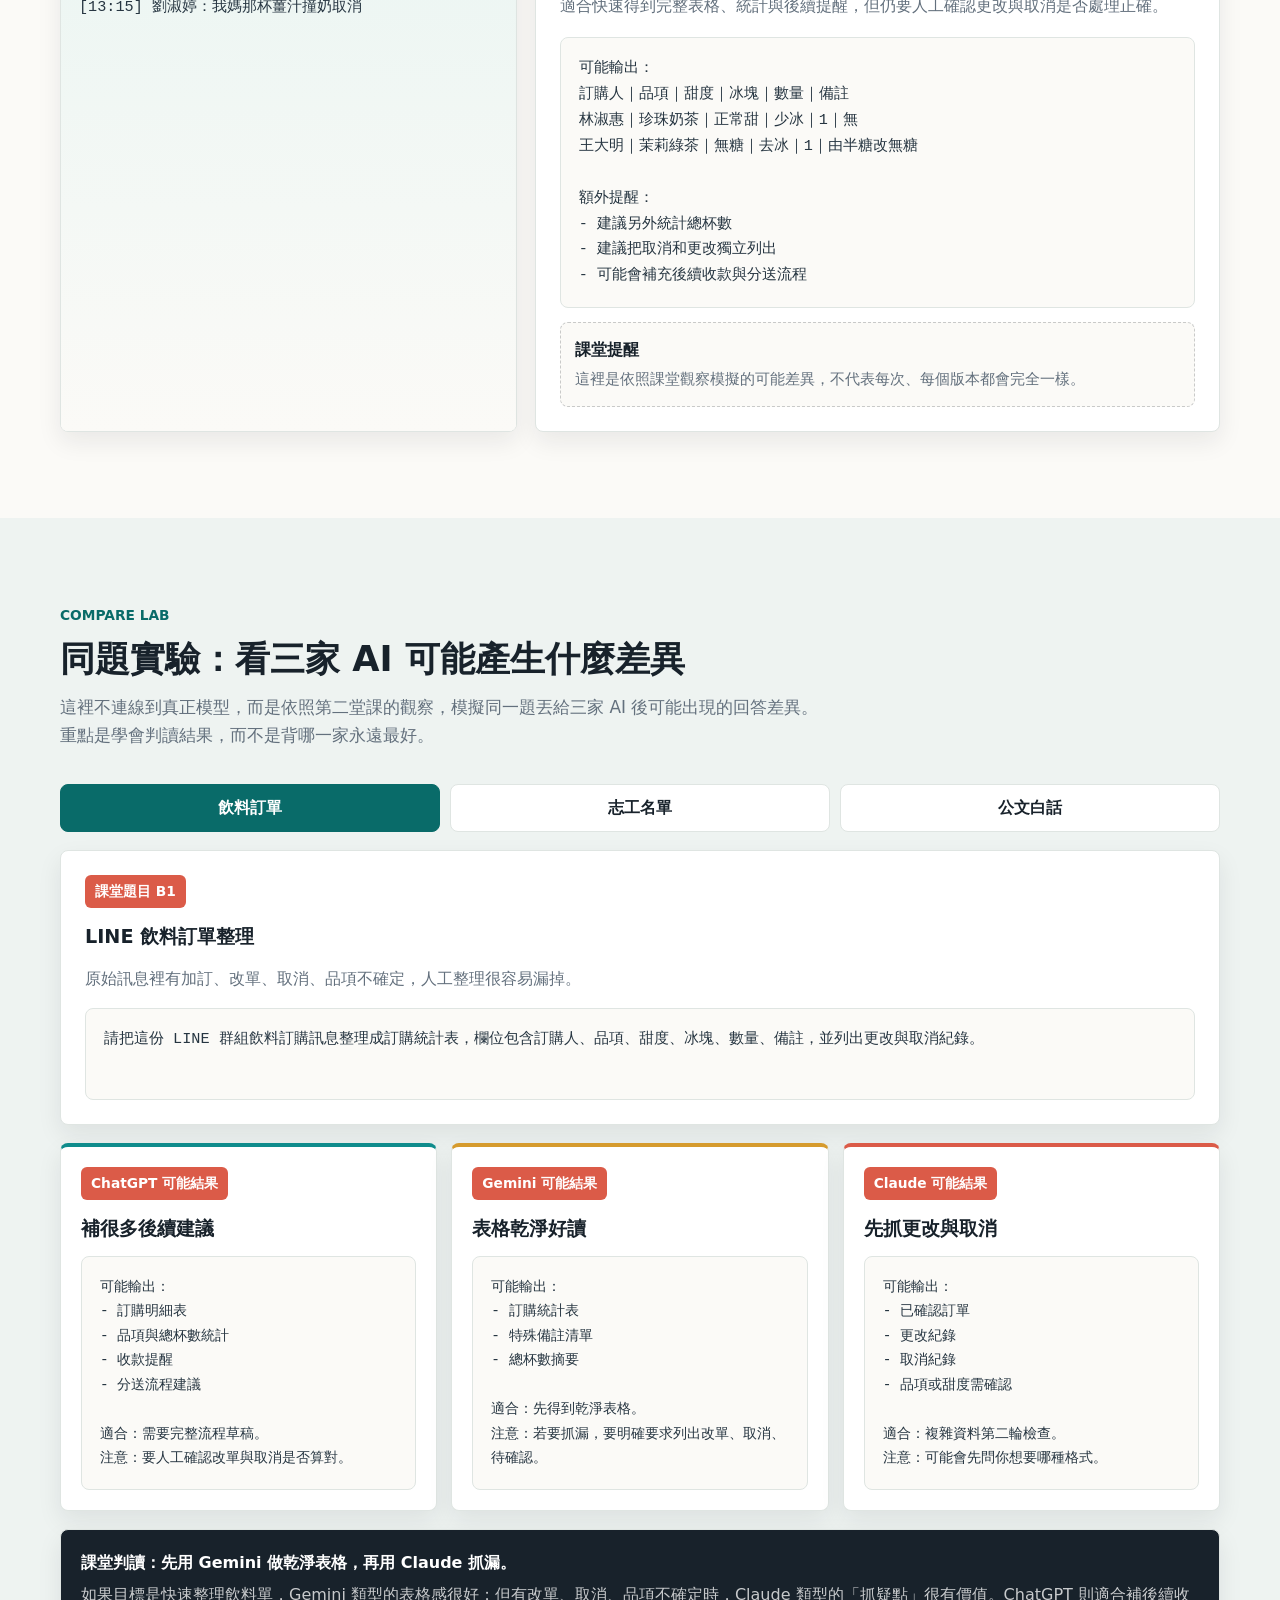
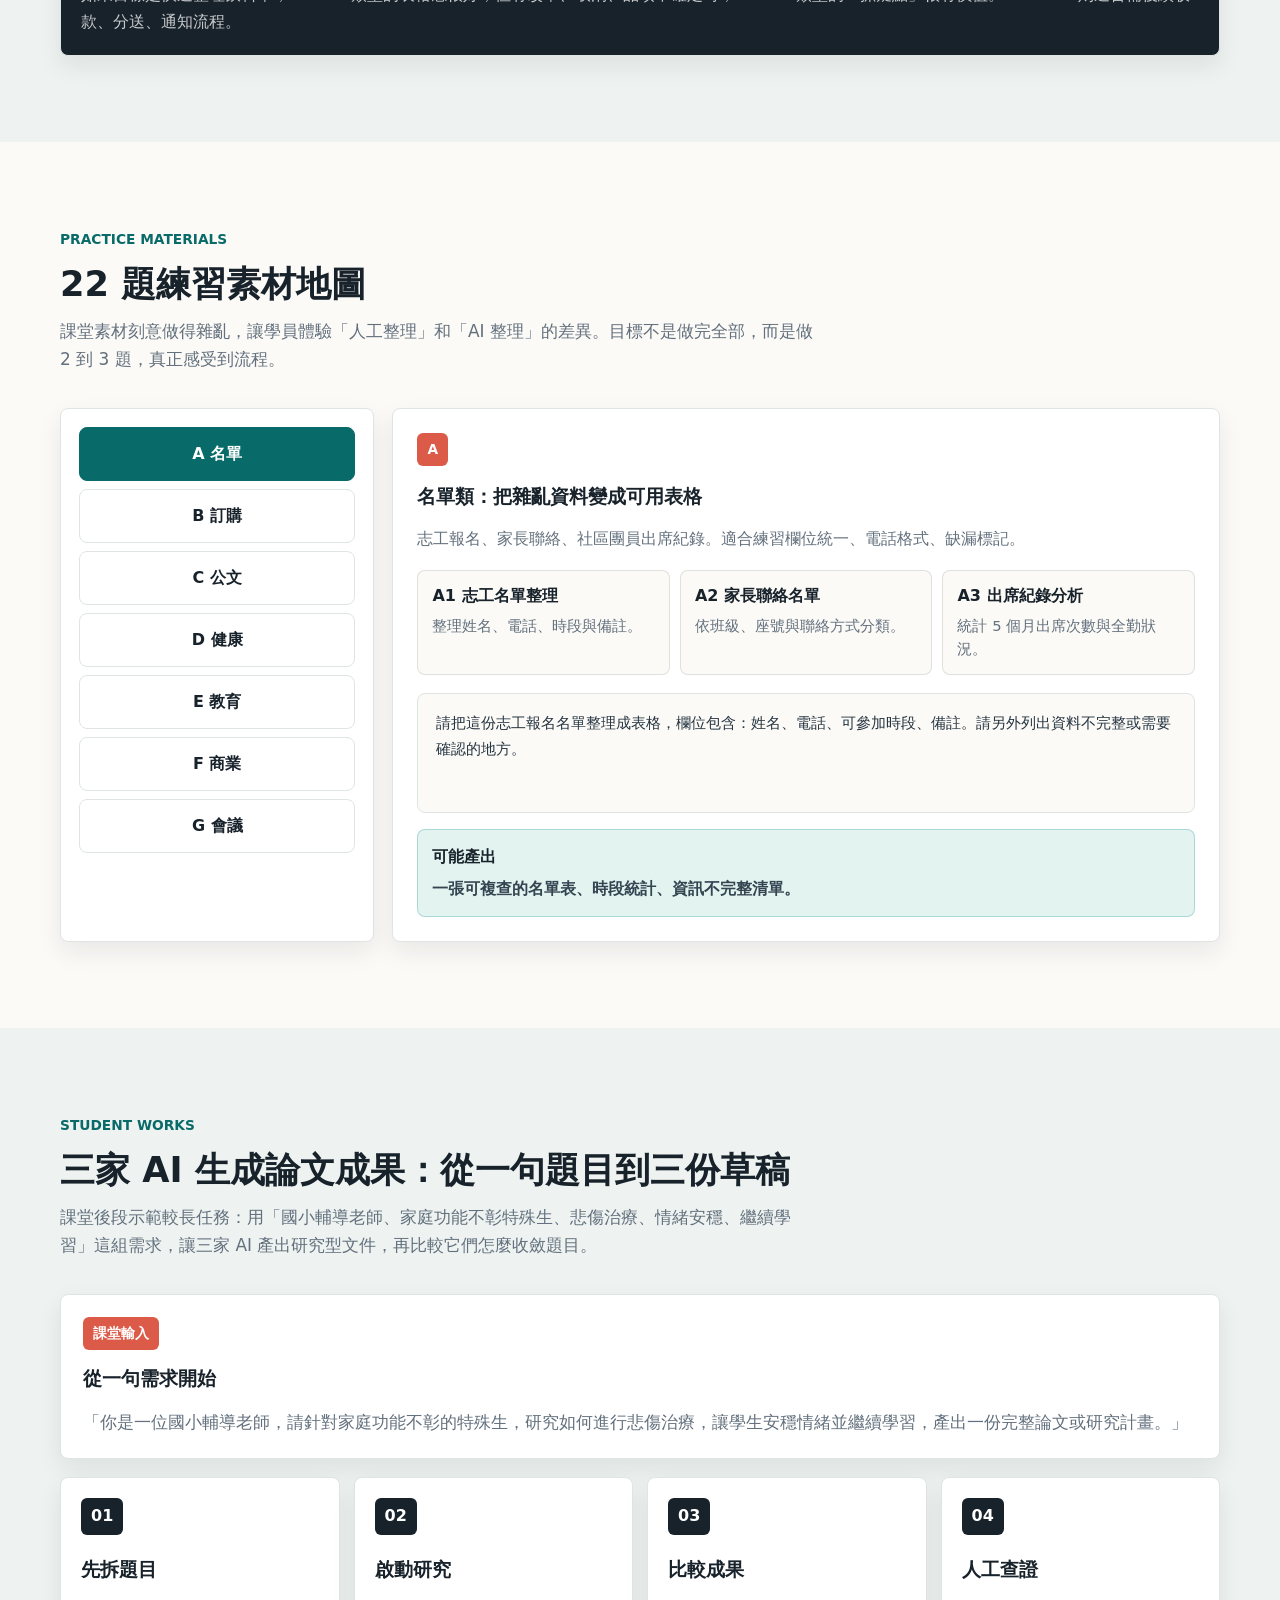
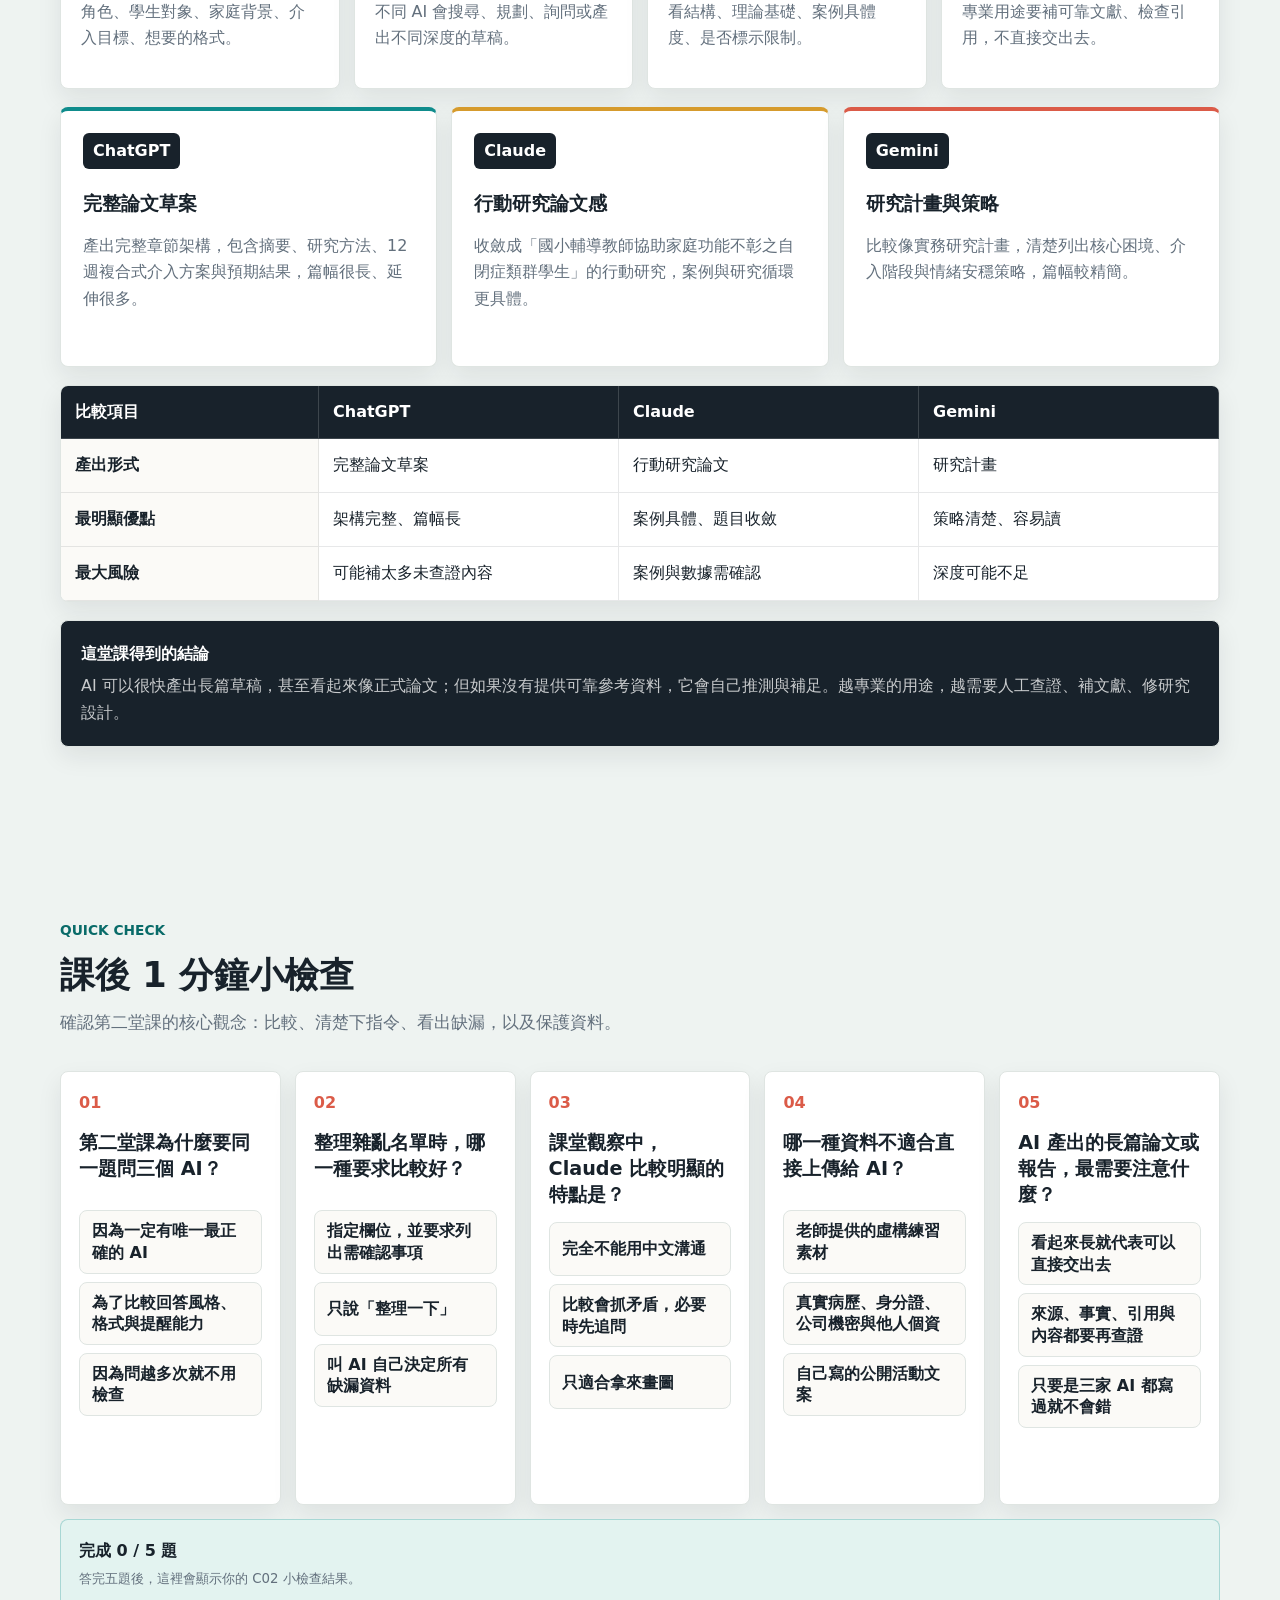
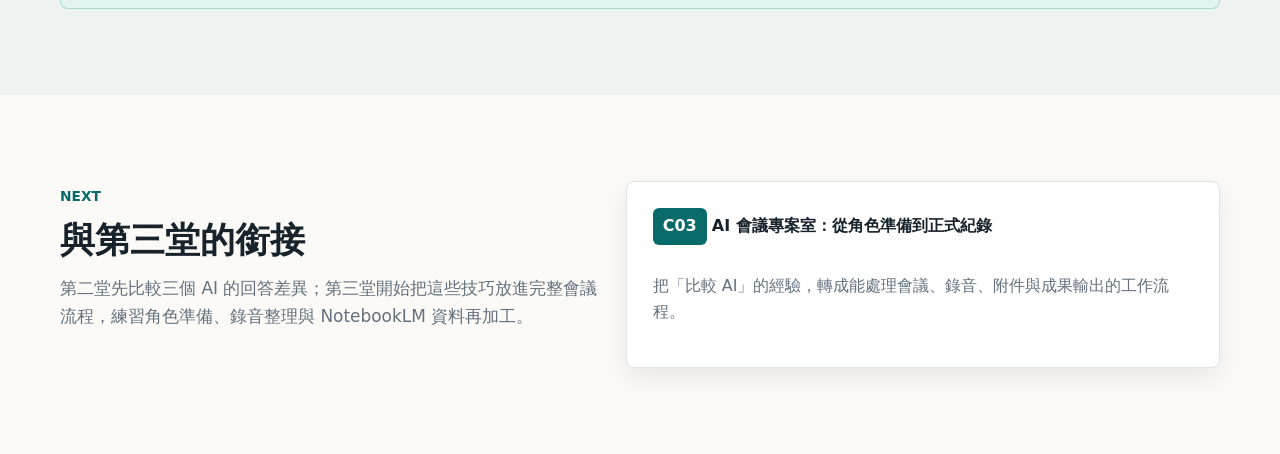
<file: courses/c02.html>
<!doctype html>
<html lang="zh-Hant">
  <head>
    <meta charset="utf-8">
    <meta name="viewport" content="width=device-width, initial-scale=1">
    <title>C02 第二堂課 | AI 入門應用班成果展</title>
    <meta
      name="description"
      content="第二堂課內容：ChatGPT、Gemini、Claude 三大 AI 助手比較，同題練習、雜亂資料整理、提示詞四要素與資安提醒。"
    >
    <link rel="icon" href="../assets/favicon.svg" type="image/svg+xml">
    <link rel="stylesheet" href="../assets/styles.css">
  </head>
  <body class="lesson-page">
    <svg aria-hidden="true" class="icon-sprite">
      <symbol id="icon-home" viewBox="0 0 24 24">
        <path d="M3 10.8 12 3l9 7.8v9.2a1 1 0 0 1-1 1h-5.2v-6.2H9.2V21H4a1 1 0 0 1-1-1z"/>
      </symbol>
      <symbol id="icon-course" viewBox="0 0 24 24">
        <path d="M5 4.8h10.5a3.5 3.5 0 0 1 3.5 3.5V20H8.5A3.5 3.5 0 0 1 5 16.5z"/>
        <path d="M8.5 4.8A3.5 3.5 0 0 0 5 8.3v8.2A3.5 3.5 0 0 1 8.5 13H19"/>
      </symbol>
      <symbol id="icon-gallery" viewBox="0 0 24 24">
        <rect x="4" y="5" width="16" height="14" rx="1"/>
        <path d="m7 16 3.2-3.4 2.4 2.3 2.8-3.8L19 16"/>
        <circle cx="9" cy="9" r="1.2"/>
      </symbol>
      <symbol id="icon-message" viewBox="0 0 24 24">
        <path d="M5 5h14v10H9l-4 4z"/>
        <path d="M8 9h8M8 12h5"/>
      </symbol>
      <symbol id="icon-info" viewBox="0 0 24 24">
        <circle cx="12" cy="12" r="8"/>
        <path d="M12 10v6M12 7.5h.01"/>
      </symbol>
      <symbol id="icon-arrow" viewBox="0 0 24 24">
        <path d="M19 12H5M11 6l-6 6 6 6"/>
      </symbol>
      <symbol id="icon-copy" viewBox="0 0 24 24">
        <rect x="8" y="8" width="11" height="11" rx="1"/>
        <path d="M5 15V5h10"/>
      </symbol>
      <symbol id="icon-shield" viewBox="0 0 24 24">
        <path d="M12 3 19 6v5.2c0 4.1-2.8 7.7-7 9.8-4.2-2.1-7-5.7-7-9.8V6z"/>
        <path d="m8.5 12 2.2 2.2 4.8-5"/>
      </symbol>
    </svg>

    <header class="site-header">
      <a class="brand" href="../index.html" aria-label="回到成果展首頁">
        <span class="brand-mark">AI</span>
        <span>
          <strong>婦女學苑 AI 成果展</strong>
          <small>C02 第二堂課</small>
        </span>
      </a>
      <nav class="desktop-nav" aria-label="主要導覽">
        <a href="../index.html#journey">十堂課</a>
        <a href="../index.html#outcomes">成果</a>
        <a href="../index.html#map">學習地圖</a>
        <a href="../index.html#message-wall">留言</a>
      </nav>
    </header>

    <main>
      <section class="lesson-hero">
        <div class="lesson-hero-copy reveal">
          <a class="back-link" href="../index.html#journey">
            <svg><use href="#icon-arrow"></use></svg>
            回到十堂課旅程
          </a>
          <p class="eyebrow">C02 | 2026.05.12</p>
          <h1>同一題問三個 AI，看懂回答風格與可信度</h1>
          <p>
            第二堂課把 Gemini、ChatGPT、Claude 都打開，用同一份雜亂資料練習整理、比較與追問，學會不要只相信第一個答案。
          </p>
        </div>
        <div class="lesson-facts reveal" aria-label="第二堂課資訊">
          <div>
            <span>時間</span>
            <strong>週二 18:30-20:30</strong>
          </div>
          <div>
            <span>地點</span>
            <strong>嘉義市婦女學苑</strong>
          </div>
          <div>
            <span>主軸</span>
            <strong>三大 AI、同題比較、資料整理</strong>
          </div>
        </div>
      </section>

      <section class="content-section lesson-content">
        <div class="lesson-takeaway reveal">
          <span class="lesson-number">帶走一句話</span>
          <h2>同一題問多家，才看得出 AI 的差異。</h2>
        </div>

        <div class="lesson-grid">
          <article class="lesson-card reveal">
            <h2>本堂重點</h2>
            <ul class="check-list">
              <li>確認 Gemini、ChatGPT、Claude 三個平台都能登入與輸入問題。</li>
              <li>用同一份資料測試三家 AI 的整理效果與回答風格。</li>
              <li>練習提示詞四要素：角色、任務、背景資料、輸出格式。</li>
              <li>觀察 AI 是否會主動標記矛盾、缺漏與需要確認的地方。</li>
              <li>再次提醒：練習資料可以上傳，真實個資與公司機密不可以。</li>
            </ul>
          </article>

          <article class="lesson-card reveal">
            <h2>不是比誰最強，而是比誰最適合</h2>
            <p>
              這堂課最重要的發現是：不同 AI 的個性不一樣。有的積極延伸、有的簡潔整齊、有的會先抓問題。真正會用 AI，不是背工具名稱，而是知道什麼任務適合用哪一種回答風格。
            </p>
          </article>
        </div>
      </section>

      <section class="content-section surface c02-model-section">
        <div class="section-heading reveal">
          <p class="eyebrow">AI Platform Compare</p>
          <h2>三大 AI 助手的課堂觀察</h2>
          <p>以下不是絕對排名，而是第二堂課實際操作時觀察到的差異，適合當成初學者的選用參考。</p>
        </div>

        <div class="model-compare-grid">
          <article class="model-card reveal model-chatgpt">
            <span>ChatGPT</span>
            <h3>創意延伸多，適合發想與改寫</h3>
            <p>回答通常很積極，會提供很多建議與延伸方向；但遇到資料矛盾時，不一定會先停下來追問。</p>
            <div class="model-meter" aria-label="ChatGPT 課堂觀察指標">
              <i style="--w: 88%">延伸發想</i>
              <i style="--w: 72%">格式整理</i>
              <i style="--w: 54%">主動追問</i>
            </div>
          </article>
          <article class="model-card reveal model-gemini">
            <span>Gemini</span>
            <h3>清楚簡潔，適合 Google 生態使用者</h3>
            <p>整理速度與格式感不錯，也適合和 Google 帳號、雲端資料、日曆或信件情境銜接。</p>
            <div class="model-meter" aria-label="Gemini 課堂觀察指標">
              <i style="--w: 76%">簡潔清楚</i>
              <i style="--w: 80%">格式整理</i>
              <i style="--w: 62%">工具整合</i>
            </div>
          </article>
          <article class="model-card reveal model-claude">
            <span>Claude</span>
            <h3>邏輯謹慎，會先抓矛盾與缺漏</h3>
            <p>課堂中它曾注意到資料標題與內容不一致，會反過來問更明確的需求，適合複雜資料整理。</p>
            <div class="model-meter" aria-label="Claude 課堂觀察指標">
              <i style="--w: 86%">邏輯檢查</i>
              <i style="--w: 78%">主動追問</i>
              <i style="--w: 70%">複雜整理</i>
            </div>
          </article>
        </div>
        <aside class="model-update-note reveal">
          <strong>這不是永久排名</strong>
          <p>AI 服務會隨著新模型推出、介面更新、免費額度調整而改變。這裡呈現的是 2026/05/12 課堂操作時的觀察方式：看風格、看限制、看適不適合自己的任務，而不是背一個永遠不變的答案。</p>
        </aside>
      </section>

      <section class="content-section surface">
        <div class="section-heading reveal">
          <p class="eyebrow">Same Question</p>
          <h2>同一份資料，丟給三個 AI 比一比</h2>
          <p>第二堂課的核心不是一次問到完美，而是用同一題觀察：誰整理清楚？誰會提醒風險？誰比較適合我的任務？</p>
        </div>

        <div class="same-question-lab reveal">
          <figure class="same-question-visual" aria-label="同一題輸入三個 AI 的比較流程">
            <svg viewBox="0 0 860 430" role="img" aria-labelledby="same-question-title">
              <title id="same-question-title">同一題輸入 ChatGPT、Gemini、Claude，再由人比較</title>
              <rect class="sq-bg" x="26" y="30" width="808" height="370" rx="18"></rect>
              <rect class="sq-input" x="72" y="172" width="170" height="82" rx="12"></rect>
              <text x="157" y="206">同一份資料</text>
              <text x="157" y="232">同一個問題</text>
              <path class="sq-line line-a" d="M248 196 C315 120 352 100 408 102"></path>
              <path class="sq-line line-b" d="M248 214 C322 214 350 214 408 214"></path>
              <path class="sq-line line-c" d="M248 232 C315 304 352 324 408 326"></path>
              <g class="sq-model sq-a">
                <rect x="410" y="68" width="150" height="72" rx="12"></rect>
                <text x="485" y="111">ChatGPT</text>
              </g>
              <g class="sq-model sq-b">
                <rect x="410" y="178" width="150" height="72" rx="12"></rect>
                <text x="485" y="221">Gemini</text>
              </g>
              <g class="sq-model sq-c">
                <rect x="410" y="288" width="150" height="72" rx="12"></rect>
                <text x="485" y="331">Claude</text>
              </g>
              <path class="sq-line line-d" d="M566 104 C626 116 654 140 690 170"></path>
              <path class="sq-line line-e" d="M566 214 C624 214 652 214 690 214"></path>
              <path class="sq-line line-f" d="M566 324 C626 304 654 276 690 244"></path>
              <rect class="sq-human" x="690" y="166" width="116" height="96" rx="12"></rect>
              <path class="sq-check" d="m726 216 18 18 34-42"></path>
              <text x="748" y="292">人來判斷</text>
            </svg>
          </figure>

          <div class="comparison-checklist">
            <article>
              <span>看格式</span>
              <p>表格欄位是否清楚？有沒有把電話、時段、備註統一？</p>
            </article>
            <article>
              <span>看提醒</span>
              <p>AI 是否標出資料矛盾、缺漏、需要確認的地方？</p>
            </article>
            <article>
              <span>看用途</span>
              <p>輸出是給自己看、給主管看，還是要直接拿去通知別人？</p>
            </article>
          </div>
        </div>
      </section>

      <section class="content-section c02-response-section">
        <div class="section-heading reveal">
          <p class="eyebrow">Response Lab</p>
          <h2>同一題的三種回應觀察</h2>
          <p>這裡用課堂的飲料訂單情境做成互動展示。點不同 AI，觀察它可能會把重點放在哪裡。</p>
        </div>

        <div class="response-lab reveal" data-response-lab>
          <article class="response-source">
            <div class="prompt-card-header">
              <span>原始資料片段</span>
            </div>
            <pre>[11:45] 林淑惠：珍奶一杯 正常甜 少冰
[12:08] 邱雅琪：珍奶少糖少冰大的謝謝
[12:45] 王大明：我老婆說改成茉莉綠茶無糖去冰
[12:48] 蔡志遠：拿鐵1+黑糖鮮奶茶1，甜冰都不變
[13:15] 劉淑婷：我媽那杯薑汁撞奶取消</pre>
          </article>

          <div class="response-stage">
            <div class="response-tabs" role="tablist" aria-label="選擇 AI 回應觀察">
              <button type="button" class="is-selected" data-response-choice="chatgpt">ChatGPT</button>
              <button type="button" data-response-choice="gemini">Gemini</button>
              <button type="button" data-response-choice="claude">Claude</button>
            </div>
            <article class="response-output" aria-live="polite">
              <span data-response-label>ChatGPT 觀察</span>
              <h3 data-response-title>會主動補很多整理建議</h3>
              <p data-response-summary>適合快速得到完整表格、統計與後續提醒，但仍要人工確認更改與取消是否處理正確。</p>
              <pre data-response-text>輸出傾向：
1. 先整理成訂購表格
2. 額外統計總杯數
3. 補上可能需要確認的品項
4. 可能加入一些你沒有明確要求的建議</pre>
              <div class="response-note">
                <strong>課堂提醒</strong>
                <p>這裡是依照課堂觀察模擬的可能差異，不代表每次、每個版本都會完全一樣。</p>
              </div>
            </article>
          </div>
        </div>
      </section>

      <section class="content-section surface c02-observer-section">
        <div class="section-heading reveal">
          <p class="eyebrow">Compare Lab</p>
          <h2>同題實驗：看三家 AI 可能產生什麼差異</h2>
          <p>這裡不連線到真正模型，而是依照第二堂課的觀察，模擬同一題丟給三家 AI 後可能出現的回答差異。重點是學會判讀結果，而不是背哪一家永遠最好。</p>
        </div>

        <div class="experiment-lab reveal" data-experiment-lab>
          <div class="experiment-tabs" aria-label="選擇同題實驗">
            <button type="button" class="is-selected" data-experiment-scenario="drink">飲料訂單</button>
            <button type="button" data-experiment-scenario="volunteer">志工名單</button>
            <button type="button" data-experiment-scenario="document">公文白話</button>
          </div>

          <article class="experiment-task">
            <span data-experiment-tag>課堂題目 B1</span>
            <h3 data-experiment-title>LINE 飲料訂單整理</h3>
            <p data-experiment-desc>原始訊息裡有加訂、改單、取消、品項不確定，人工整理很容易漏掉。</p>
            <pre data-experiment-prompt>請把這份 LINE 群組飲料訂購訊息整理成訂購統計表，欄位包含訂購人、品項、甜度、冰塊、數量、備註，並列出更改與取消紀錄。</pre>
          </article>

          <div class="experiment-outputs">
            <article>
              <span>ChatGPT 可能結果</span>
              <h3 data-chatgpt-title>補很多後續建議</h3>
              <pre data-chatgpt-output>表格 + 總杯數 + 收款提醒 + 分送建議</pre>
            </article>
            <article>
              <span>Gemini 可能結果</span>
              <h3 data-gemini-title>表格乾淨好讀</h3>
              <pre data-gemini-output>訂購統計表 + 特殊備註清單</pre>
            </article>
            <article>
              <span>Claude 可能結果</span>
              <h3 data-claude-title>先抓更改與取消</h3>
              <pre data-claude-output>已確認訂單 + 更改紀錄 + 取消紀錄 + 需確認品項</pre>
            </article>
          </div>

          <div class="experiment-conclusion" aria-live="polite">
            <strong data-experiment-best>課堂判讀：先用 Gemini 做乾淨表格，再用 Claude 抓漏。</strong>
            <p data-experiment-conclusion>如果目標是快速整理飲料單，Gemini 的表格感很好；但有改單、取消、品項不確定時，Claude 類型的「抓疑點」很有價值。ChatGPT 則適合補後續收款、分送、通知流程。</p>
          </div>
        </div>
      </section>

      <section class="content-section">
        <div class="section-heading reveal">
          <p class="eyebrow">Practice Materials</p>
          <h2>22 題練習素材地圖</h2>
          <p>課堂素材刻意做得雜亂，讓學員體驗「人工整理」和「AI 整理」的差異。目標不是做完全部，而是做 2 到 3 題，真正感受到流程。</p>
        </div>
        <div class="practice-selector reveal" data-practice-lab>
          <div class="practice-buttons" aria-label="選擇練習素材分類">
            <button type="button" class="is-selected" data-practice-choice="a">A 名單</button>
            <button type="button" data-practice-choice="b">B 訂購</button>
            <button type="button" data-practice-choice="c">C 公文</button>
            <button type="button" data-practice-choice="d">D 健康</button>
            <button type="button" data-practice-choice="e">E 教育</button>
            <button type="button" data-practice-choice="f">F 商業</button>
            <button type="button" data-practice-choice="g">G 會議</button>
          </div>
          <article class="practice-detail" aria-live="polite">
            <span data-practice-code>A</span>
            <h3 data-practice-title>名單類：把雜亂資料變成可用表格</h3>
            <p data-practice-desc>志工報名、家長聯絡、社區團員出席紀錄。適合練習欄位統一、電話格式、缺漏標記。</p>
            <div class="practice-question-list" data-practice-questions>
              <article><strong>A1 志工名單整理</strong><span>整理姓名、電話、時段與備註。</span></article>
              <article><strong>A2 家長聯絡名單</strong><span>依班級、座號與聯絡方式分類。</span></article>
              <article><strong>A3 出席紀錄分析</strong><span>統計 5 個月出席次數與全勤狀況。</span></article>
            </div>
            <pre data-practice-prompt>請把這份志工報名名單整理成表格，欄位包含：姓名、電話、可參加時段、備註。請另外列出資料不完整或需要確認的地方。</pre>
            <div class="practice-result">
              <strong>可能產出</strong>
              <p data-practice-result>一張可複查的名單表、時段統計、資訊不完整清單。</p>
            </div>
          </article>
        </div>
      </section>

      <section class="content-section surface">
        <div class="section-heading reveal">
          <p class="eyebrow">Student Works</p>
          <h2>三家 AI 生成論文成果：從一句題目到三份草稿</h2>
          <p>課堂後段示範較長任務：用「國小輔導老師、家庭功能不彰特殊生、悲傷治療、情緒安穩、繼續學習」這組需求，讓三家 AI 產出研究型文件，再比較它們怎麼收斂題目。</p>
        </div>
        <div class="research-lab reveal">
          <article class="research-prompt">
            <span>課堂輸入</span>
            <h3>從一句需求開始</h3>
            <p>「你是一位國小輔導老師，請針對家庭功能不彰的特殊生，研究如何進行悲傷治療，讓學生安穩情緒並繼續學習，產出一份完整論文或研究計畫。」</p>
          </article>
          <div class="research-flow">
            <article><span>01</span><h3>先拆題目</h3><p>角色、學生對象、家庭背景、介入目標、想要的格式。</p></article>
            <article><span>02</span><h3>啟動研究</h3><p>不同 AI 會搜尋、規劃、詢問或產出不同深度的草稿。</p></article>
            <article><span>03</span><h3>比較成果</h3><p>看結構、理論基礎、案例具體度、是否標示限制。</p></article>
            <article><span>04</span><h3>人工查證</h3><p>專業用途要補可靠文獻、檢查引用，不直接交出去。</p></article>
          </div>
          <div class="research-cards">
            <article>
              <span>ChatGPT</span>
              <h3>完整論文草案</h3>
              <p>產出完整章節架構，包含摘要、研究方法、12 週複合式介入方案與預期結果，篇幅很長、延伸很多。</p>
            </article>
            <article>
              <span>Claude</span>
              <h3>行動研究論文感</h3>
              <p>收斂成「國小輔導教師協助家庭功能不彰之自閉症類群學生」的行動研究，案例與研究循環更具體。</p>
            </article>
            <article>
              <span>Gemini</span>
              <h3>研究計畫與策略</h3>
              <p>比較像實務研究計畫，清楚列出核心困境、介入階段與情緒安穩策略，篇幅較精簡。</p>
            </article>
          </div>
          <div class="research-compare-table">
            <div><strong>比較項目</strong><strong>ChatGPT</strong><strong>Claude</strong><strong>Gemini</strong></div>
            <div><span>產出形式</span><span>完整論文草案</span><span>行動研究論文</span><span>研究計畫</span></div>
            <div><span>最明顯優點</span><span>架構完整、篇幅長</span><span>案例具體、題目收斂</span><span>策略清楚、容易讀</span></div>
            <div><span>最大風險</span><span>可能補太多未查證內容</span><span>案例與數據需確認</span><span>深度可能不足</span></div>
          </div>
          <div class="research-conclusion">
            <strong>這堂課得到的結論</strong>
            <p>AI 可以很快產出長篇草稿，甚至看起來像正式論文；但如果沒有提供可靠參考資料，它會自己推測與補足。越專業的用途，越需要人工查證、補文獻、修研究設計。</p>
          </div>
        </div>
      </section>

      <section class="content-section surface">
        <div class="section-heading reveal">
          <p class="eyebrow">Quick Check</p>
          <h2>課後 1 分鐘小檢查</h2>
          <p>確認第二堂課的核心觀念：比較、清楚下指令、看出缺漏，以及保護資料。</p>
        </div>
        <div class="quiz-panel reveal" data-quiz data-quiz-name="C02">
          <article class="quiz-card" data-quiz-question>
            <span>01</span>
            <h3>第二堂課為什麼要同一題問三個 AI？</h3>
            <button type="button" data-correct="false">因為一定有唯一最正確的 AI</button>
            <button type="button" data-correct="true">為了比較回答風格、格式與提醒能力</button>
            <button type="button" data-correct="false">因為問越多次就不用檢查</button>
            <p class="quiz-feedback"></p>
          </article>
          <article class="quiz-card" data-quiz-question>
            <span>02</span>
            <h3>整理雜亂名單時，哪一種要求比較好？</h3>
            <button type="button" data-correct="true">指定欄位，並要求列出需確認事項</button>
            <button type="button" data-correct="false">只說「整理一下」</button>
            <button type="button" data-correct="false">叫 AI 自己決定所有缺漏資料</button>
            <p class="quiz-feedback"></p>
          </article>
          <article class="quiz-card" data-quiz-question>
            <span>03</span>
            <h3>課堂觀察中，Claude 比較明顯的特點是？</h3>
            <button type="button" data-correct="false">完全不能用中文溝通</button>
            <button type="button" data-correct="true">比較會抓矛盾，必要時先追問</button>
            <button type="button" data-correct="false">只適合拿來畫圖</button>
            <p class="quiz-feedback"></p>
          </article>
          <article class="quiz-card" data-quiz-question>
            <span>04</span>
            <h3>哪一種資料不適合直接上傳給 AI？</h3>
            <button type="button" data-correct="false">老師提供的虛構練習素材</button>
            <button type="button" data-correct="true">真實病歷、身分證、公司機密與他人個資</button>
            <button type="button" data-correct="false">自己寫的公開活動文案</button>
            <p class="quiz-feedback"></p>
          </article>
          <article class="quiz-card" data-quiz-question>
            <span>05</span>
            <h3>AI 產出的長篇論文或報告，最需要注意什麼？</h3>
            <button type="button" data-correct="false">看起來長就代表可以直接交出去</button>
            <button type="button" data-correct="true">來源、事實、引用與內容都要再查證</button>
            <button type="button" data-correct="false">只要是三家 AI 都寫過就不會錯</button>
            <p class="quiz-feedback"></p>
          </article>
          <div class="quiz-result" aria-live="polite">
            <strong>完成 0 / 5 題</strong>
            <small>答完五題後，這裡會顯示你的 C02 小檢查結果。</small>
          </div>
        </div>
      </section>

      <section class="content-section split next-lesson">
        <div class="section-heading reveal">
          <p class="eyebrow">Next</p>
          <h2>與第三堂的銜接</h2>
          <p>
            第二堂先比較三個 AI 的回答差異；第三堂開始把這些技巧放進完整會議流程，練習角色準備、錄音整理與 NotebookLM 資料再加工。
          </p>
        </div>
        <a class="next-card reveal" href="c03.html">
          <span>C03</span>
          <strong>AI 會議專案室：從角色準備到正式紀錄</strong>
          <p>把「比較 AI」的經驗，轉成能處理會議、錄音、附件與成果輸出的工作流程。</p>
        </a>
      </section>
    </main>

    <nav class="mobile-bottom-nav" aria-label="手機導覽">
      <a href="../index.html" aria-label="首頁">
        <svg><use href="#icon-home"></use></svg>
        <span>首頁</span>
      </a>
      <a href="../index.html#journey" aria-label="課程">
        <svg><use href="#icon-course"></use></svg>
        <span>課程</span>
      </a>
      <a href="../index.html#outcomes" aria-label="成果">
        <svg><use href="#icon-gallery"></use></svg>
        <span>成果</span>
      </a>
      <a href="../index.html#message-wall" aria-label="留言">
        <svg><use href="#icon-message"></use></svg>
        <span>留言</span>
      </a>
      <a href="../index.html#about" aria-label="關於">
        <svg><use href="#icon-info"></use></svg>
        <span>關於</span>
      </a>
    </nav>

    <script src="../assets/app.js"></script>
  </body>
</html>
</file>
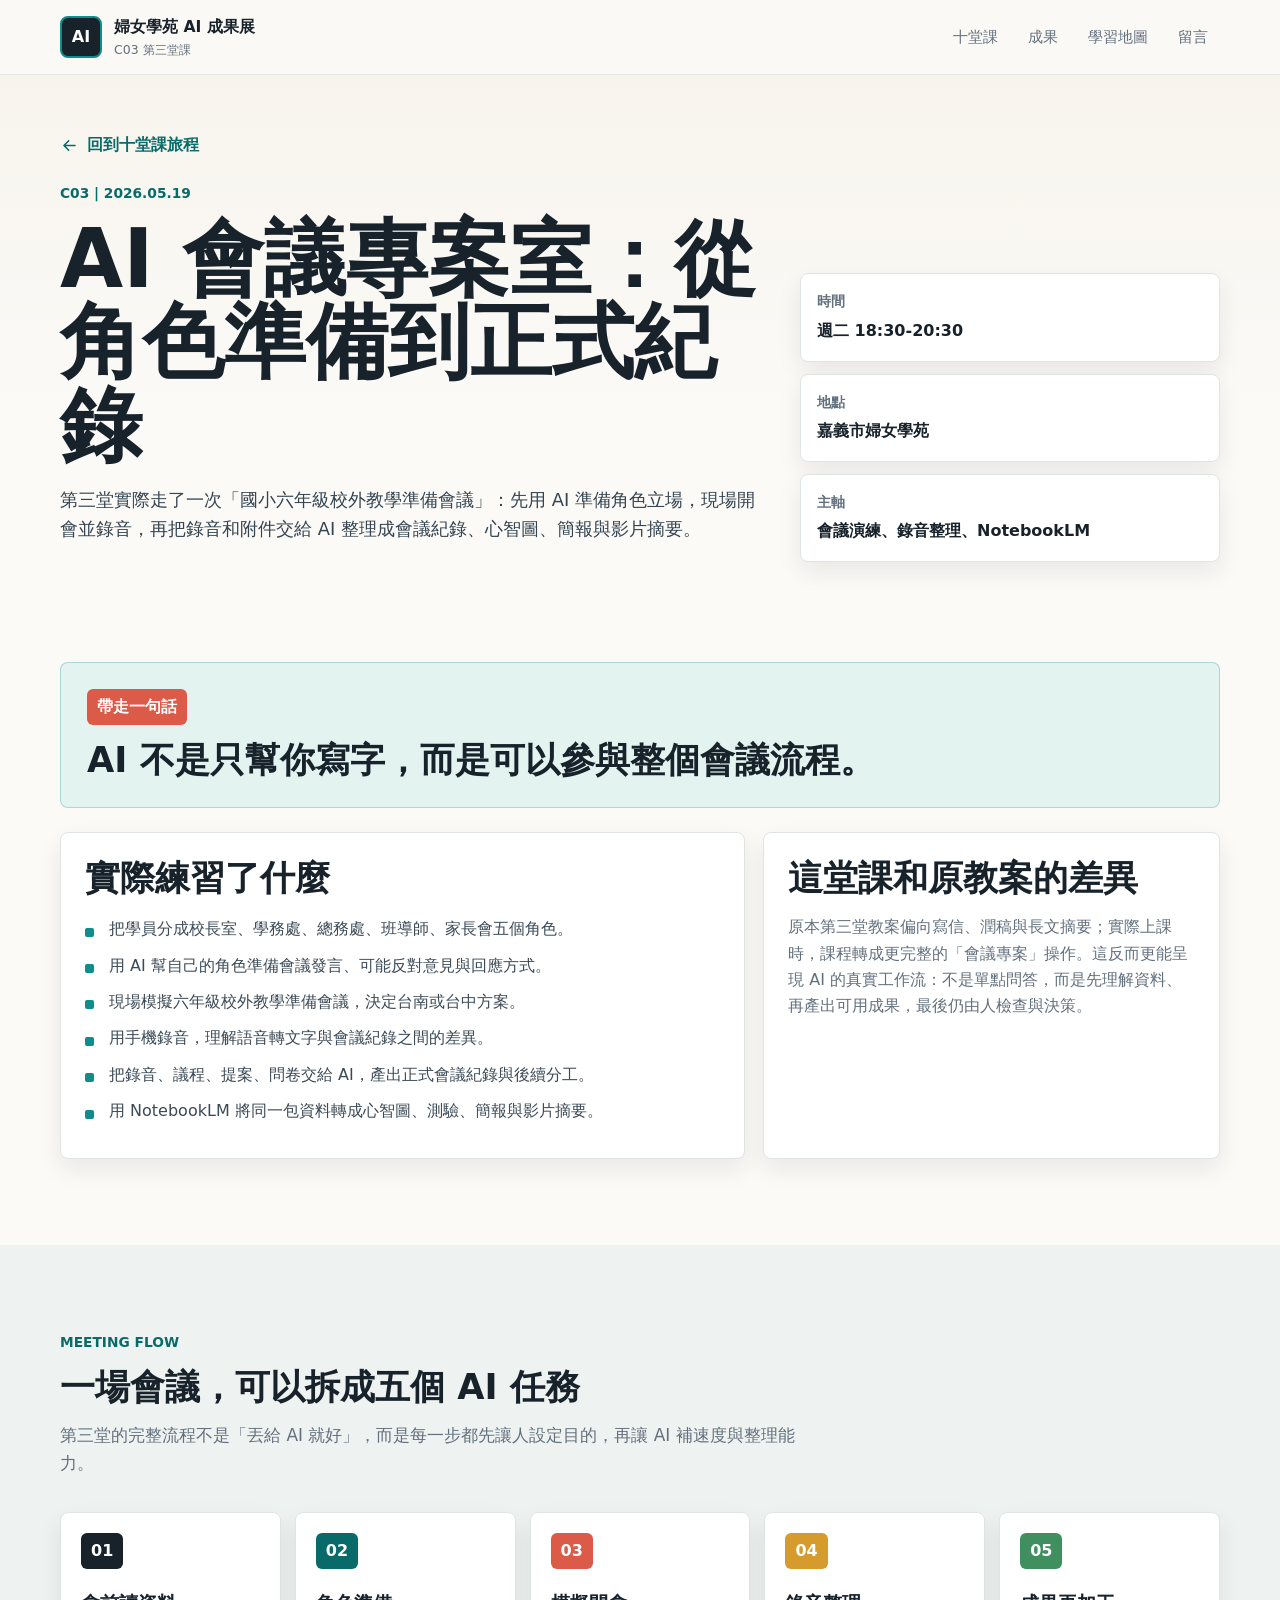
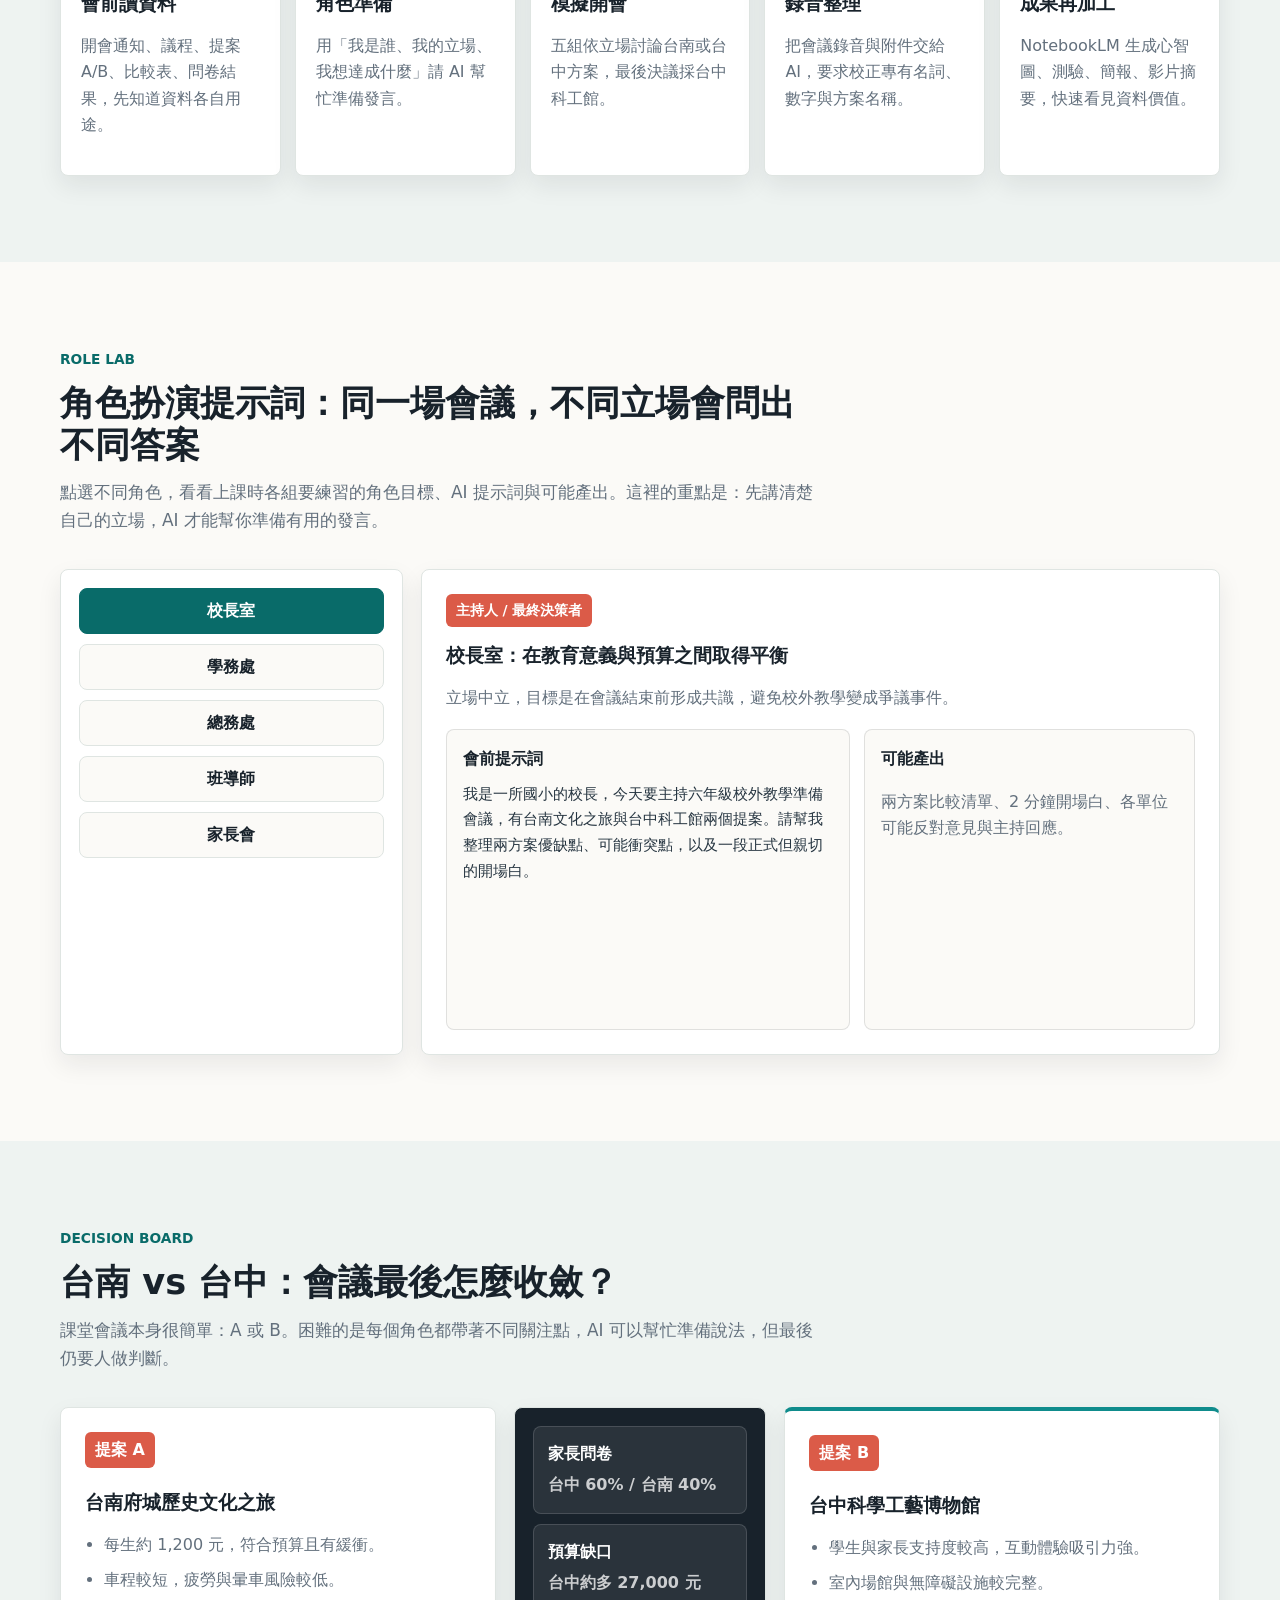
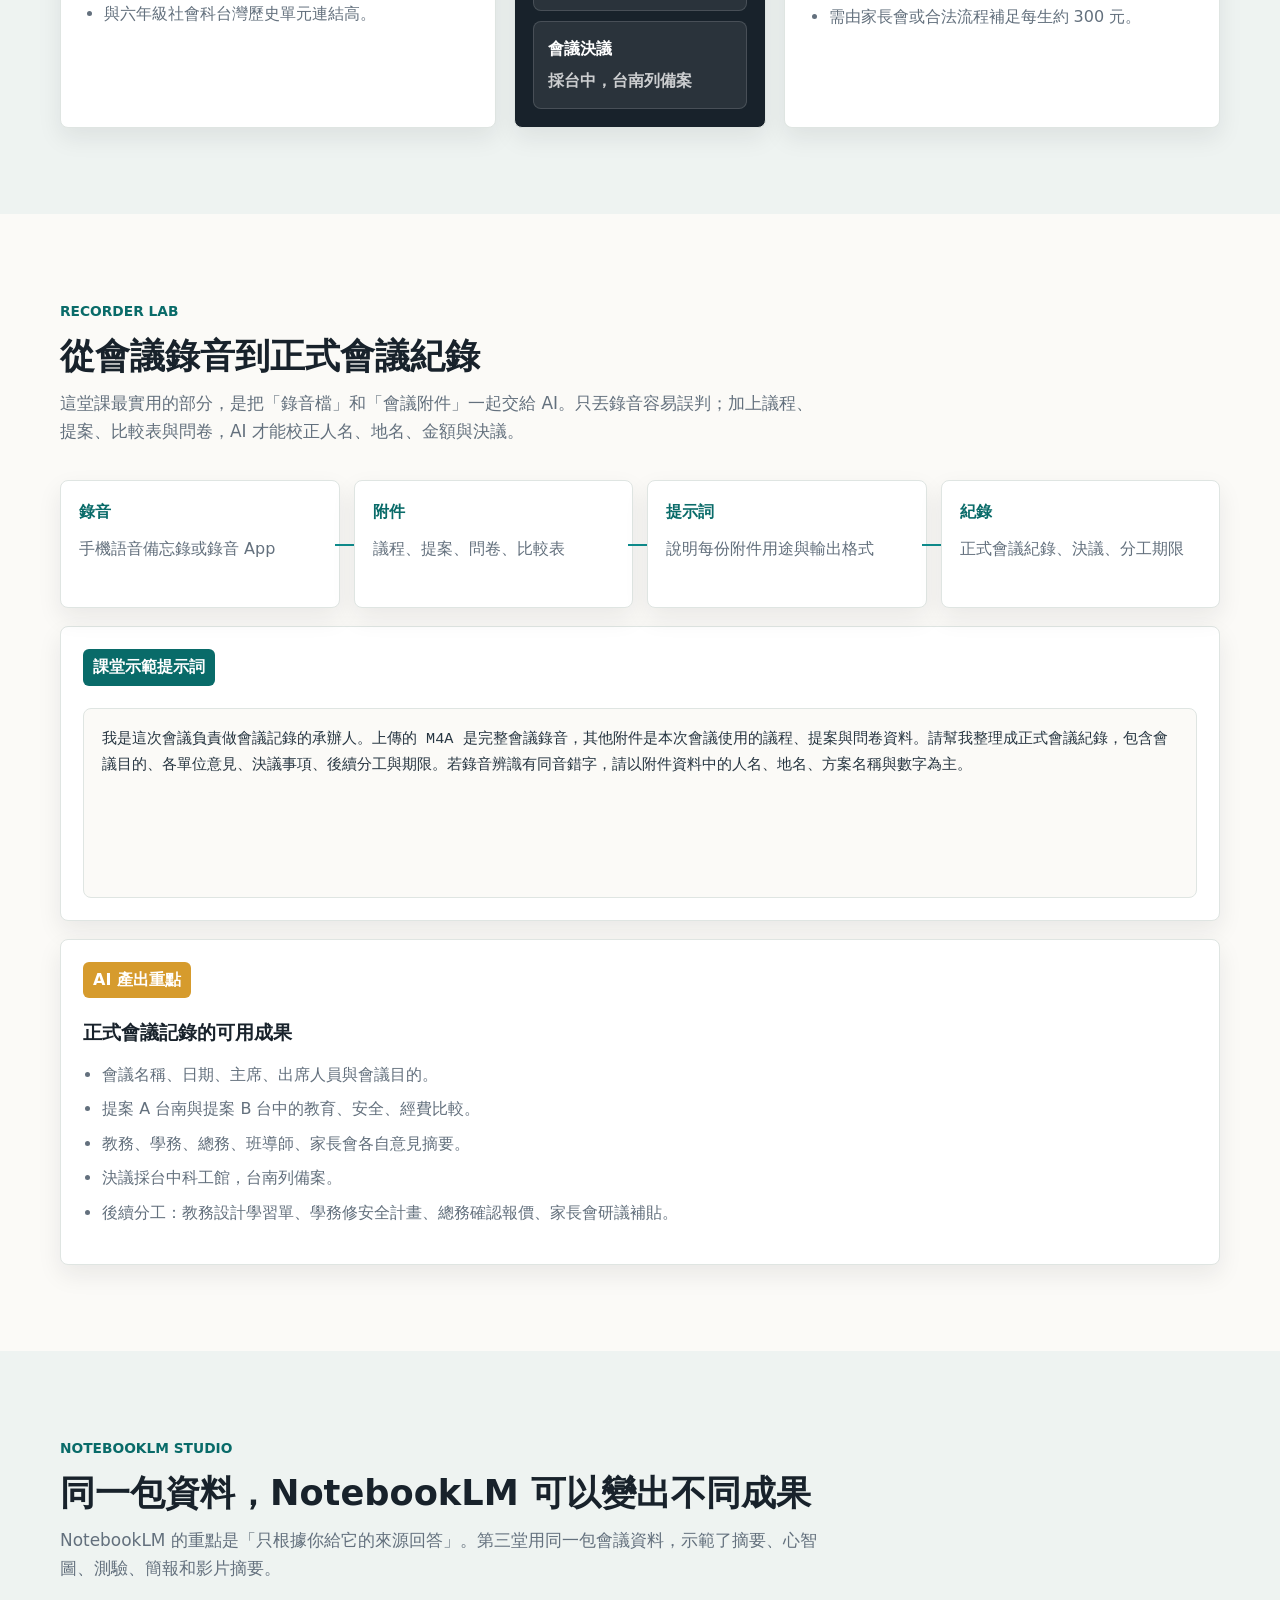
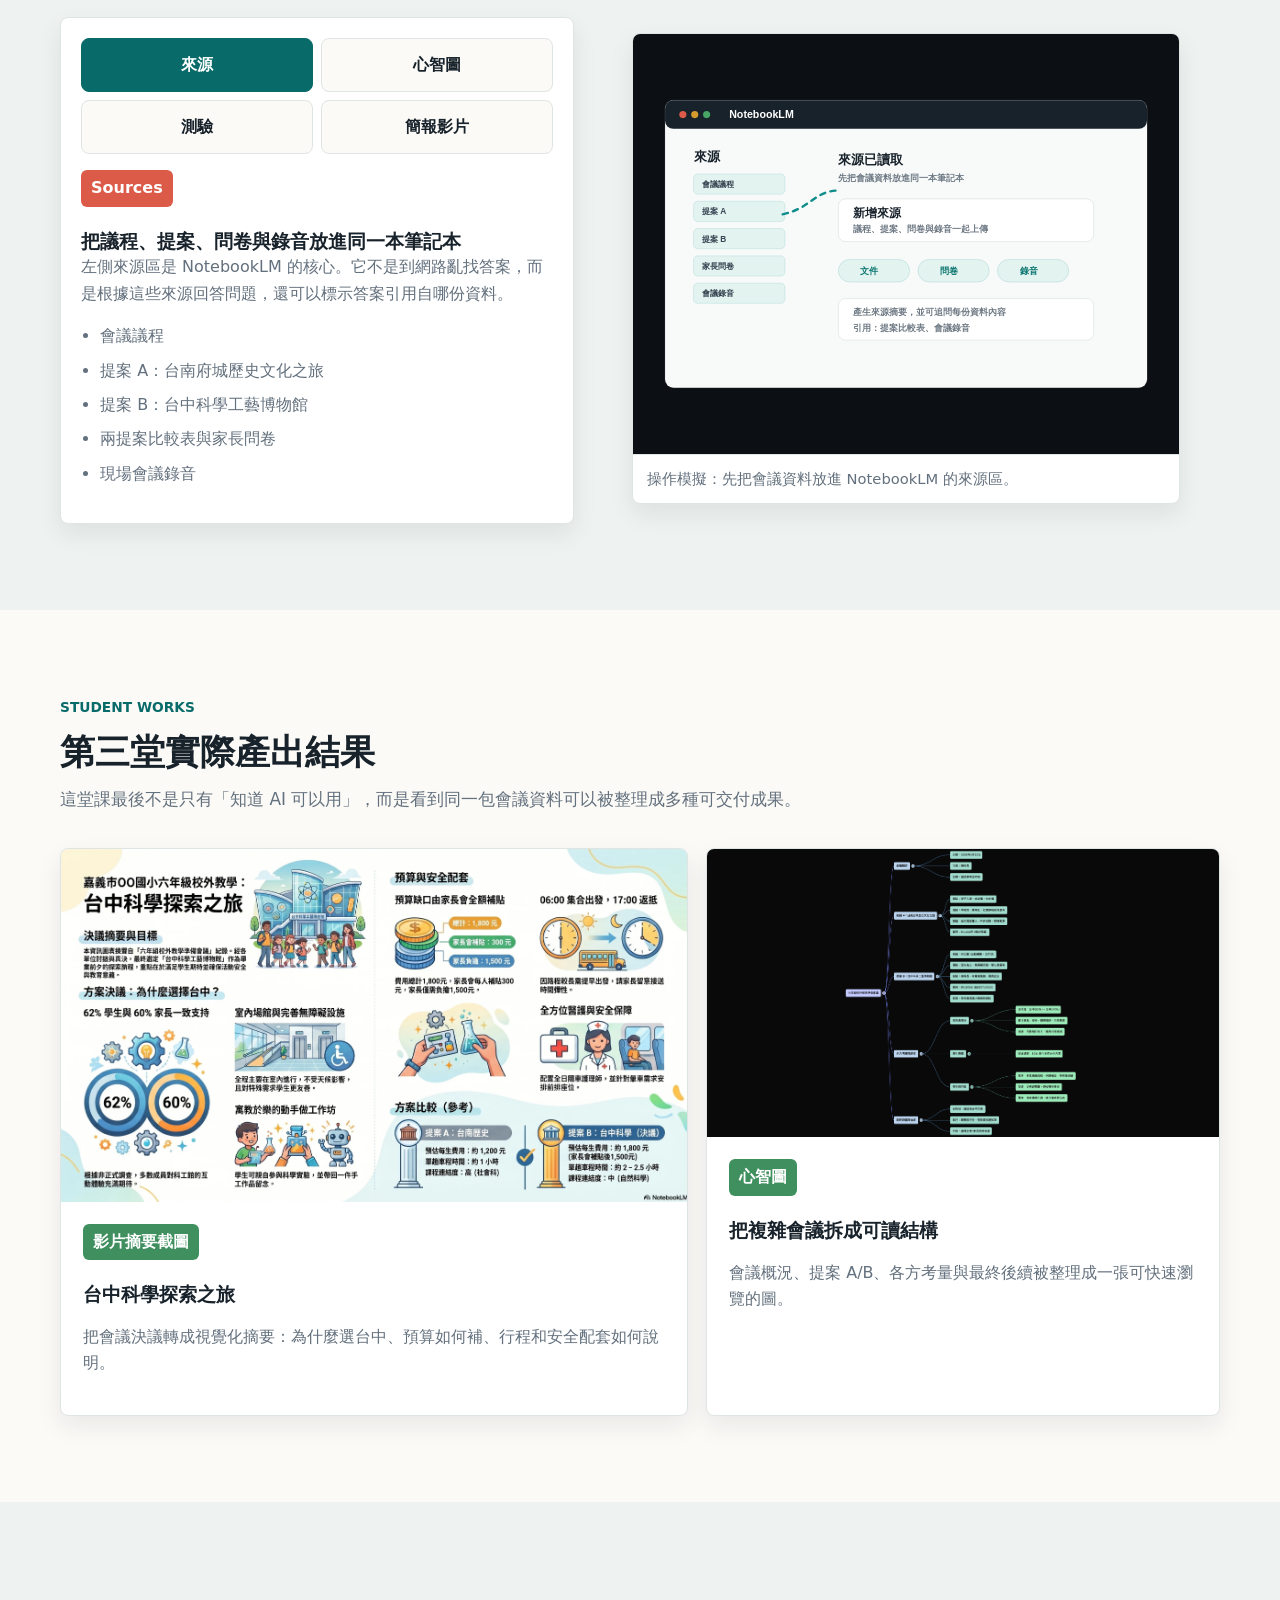
<file: courses/c03.html>
<!doctype html>
<html lang="zh-Hant">
  <head>
    <meta charset="utf-8">
    <meta name="viewport" content="width=device-width, initial-scale=1">
    <title>C03 第三堂課 | AI 入門應用班成果展</title>
    <meta
      name="description"
      content="第三堂課實際內容：以國小六年級校外教學會議為情境，練習角色準備、會議錄音、AI 生成會議紀錄、NotebookLM 心智圖與簡報影片成果。"
    >
    <link rel="icon" href="../assets/favicon.svg" type="image/svg+xml">
    <link rel="stylesheet" href="../assets/styles.css">
  </head>
  <body class="lesson-page">
    <svg aria-hidden="true" class="icon-sprite">
      <symbol id="icon-home" viewBox="0 0 24 24">
        <path d="M3 10.8 12 3l9 7.8v9.2a1 1 0 0 1-1 1h-5.2v-6.2H9.2V21H4a1 1 0 0 1-1-1z"/>
      </symbol>
      <symbol id="icon-course" viewBox="0 0 24 24">
        <path d="M5 4.8h10.5a3.5 3.5 0 0 1 3.5 3.5V20H8.5A3.5 3.5 0 0 1 5 16.5z"/>
        <path d="M8.5 4.8A3.5 3.5 0 0 0 5 8.3v8.2A3.5 3.5 0 0 1 8.5 13H19"/>
      </symbol>
      <symbol id="icon-gallery" viewBox="0 0 24 24">
        <rect x="4" y="5" width="16" height="14" rx="1"/>
        <path d="m7 16 3.2-3.4 2.4 2.3 2.8-3.8L19 16"/>
        <circle cx="9" cy="9" r="1.2"/>
      </symbol>
      <symbol id="icon-message" viewBox="0 0 24 24">
        <path d="M5 5h14v10H9l-4 4z"/>
        <path d="M8 9h8M8 12h5"/>
      </symbol>
      <symbol id="icon-info" viewBox="0 0 24 24">
        <circle cx="12" cy="12" r="8"/>
        <path d="M12 10v6M12 7.5h.01"/>
      </symbol>
      <symbol id="icon-arrow" viewBox="0 0 24 24">
        <path d="M19 12H5M11 6l-6 6 6 6"/>
      </symbol>
    </svg>

    <header class="site-header">
      <a class="brand" href="../index.html" aria-label="回到成果展首頁">
        <span class="brand-mark">AI</span>
        <span>
          <strong>婦女學苑 AI 成果展</strong>
          <small>C03 第三堂課</small>
        </span>
      </a>
      <nav class="desktop-nav" aria-label="主要導覽">
        <a href="../index.html#journey">十堂課</a>
        <a href="../index.html#outcomes">成果</a>
        <a href="../index.html#map">學習地圖</a>
        <a href="../index.html#message-wall">留言</a>
      </nav>
    </header>

    <main>
      <section class="lesson-hero">
        <div class="lesson-hero-copy reveal">
          <a class="back-link" href="../index.html#journey">
            <svg><use href="#icon-arrow"></use></svg>
            回到十堂課旅程
          </a>
          <p class="eyebrow">C03 | 2026.05.19</p>
          <h1>AI 會議專案室：從角色準備到正式紀錄</h1>
          <p>
            第三堂實際走了一次「國小六年級校外教學準備會議」：先用 AI 準備角色立場，現場開會並錄音，再把錄音和附件交給 AI 整理成會議紀錄、心智圖、簡報與影片摘要。
          </p>
        </div>
        <div class="lesson-facts reveal" aria-label="第三堂課資訊">
          <div>
            <span>時間</span>
            <strong>週二 18:30-20:30</strong>
          </div>
          <div>
            <span>地點</span>
            <strong>嘉義市婦女學苑</strong>
          </div>
          <div>
            <span>主軸</span>
            <strong>會議演練、錄音整理、NotebookLM</strong>
          </div>
        </div>
      </section>

      <section class="content-section lesson-content">
        <div class="lesson-takeaway reveal">
          <span class="lesson-number">帶走一句話</span>
          <h2>AI 不是只幫你寫字，而是可以參與整個會議流程。</h2>
        </div>

        <div class="lesson-grid">
          <article class="lesson-card reveal">
            <h2>實際練習了什麼</h2>
            <ul class="check-list">
              <li>把學員分成校長室、學務處、總務處、班導師、家長會五個角色。</li>
              <li>用 AI 幫自己的角色準備會議發言、可能反對意見與回應方式。</li>
              <li>現場模擬六年級校外教學準備會議，決定台南或台中方案。</li>
              <li>用手機錄音，理解語音轉文字與會議紀錄之間的差異。</li>
              <li>把錄音、議程、提案、問卷交給 AI，產出正式會議紀錄與後續分工。</li>
              <li>用 NotebookLM 將同一包資料轉成心智圖、測驗、簡報與影片摘要。</li>
            </ul>
          </article>

          <article class="lesson-card reveal">
            <h2>這堂課和原教案的差異</h2>
            <p>
              原本第三堂教案偏向寫信、潤稿與長文摘要；實際上課時，課程轉成更完整的「會議專案」操作。這反而更能呈現 AI 的真實工作流：不是單點問答，而是先理解資料、再產出可用成果，最後仍由人檢查與決策。
            </p>
          </article>
        </div>
      </section>

      <section class="content-section surface">
        <div class="section-heading reveal">
          <p class="eyebrow">Meeting Flow</p>
          <h2>一場會議，可以拆成五個 AI 任務</h2>
          <p>第三堂的完整流程不是「丟給 AI 就好」，而是每一步都先讓人設定目的，再讓 AI 補速度與整理能力。</p>
        </div>

        <div class="c03-flow reveal">
          <article>
            <span>01</span>
            <h3>會前讀資料</h3>
            <p>開會通知、議程、提案 A/B、比較表、問卷結果，先知道資料各自用途。</p>
          </article>
          <article>
            <span>02</span>
            <h3>角色準備</h3>
            <p>用「我是誰、我的立場、我想達成什麼」請 AI 幫忙準備發言。</p>
          </article>
          <article>
            <span>03</span>
            <h3>模擬開會</h3>
            <p>五組依立場討論台南或台中方案，最後決議採台中科工館。</p>
          </article>
          <article>
            <span>04</span>
            <h3>錄音整理</h3>
            <p>把會議錄音與附件交給 AI，要求校正專有名詞、數字與方案名稱。</p>
          </article>
          <article>
            <span>05</span>
            <h3>成果再加工</h3>
            <p>NotebookLM 生成心智圖、測驗、簡報、影片摘要，快速看見資料價值。</p>
          </article>
        </div>
      </section>

      <section class="content-section">
        <div class="section-heading reveal">
          <p class="eyebrow">Role Lab</p>
          <h2>角色扮演提示詞：同一場會議，不同立場會問出不同答案</h2>
          <p>點選不同角色，看看上課時各組要練習的角色目標、AI 提示詞與可能產出。這裡的重點是：先講清楚自己的立場，AI 才能幫你準備有用的發言。</p>
        </div>

        <div class="role-lab reveal" data-role-lab>
          <div class="role-buttons" aria-label="選擇會議角色">
            <button type="button" class="is-selected" data-role-choice="principal">校長室</button>
            <button type="button" data-role-choice="student">學務處</button>
            <button type="button" data-role-choice="budget">總務處</button>
            <button type="button" data-role-choice="teacher">班導師</button>
            <button type="button" data-role-choice="parent">家長會</button>
          </div>

          <article class="role-brief" aria-live="polite">
            <span data-role-tag>主持人 / 最終決策者</span>
            <h3 data-role-title>校長室：在教育意義與預算之間取得平衡</h3>
            <p data-role-desc>立場中立，目標是在會議結束前形成共識，避免校外教學變成爭議事件。</p>
            <div class="role-output-grid">
              <div>
                <strong>會前提示詞</strong>
                <pre data-role-prompt>我是一所國小的校長，今天要主持六年級校外教學準備會議，有台南文化之旅與台中科工館兩個提案。請幫我整理兩方案優缺點、可能衝突點，以及一段正式但親切的開場白。</pre>
              </div>
              <div>
                <strong>可能產出</strong>
                <p data-role-result>兩方案比較清單、2 分鐘開場白、各單位可能反對意見與主持回應。</p>
              </div>
            </div>
          </article>
        </div>
      </section>

      <section class="content-section surface">
        <div class="section-heading reveal">
          <p class="eyebrow">Decision Board</p>
          <h2>台南 vs 台中：會議最後怎麼收斂？</h2>
          <p>課堂會議本身很簡單：A 或 B。困難的是每個角色都帶著不同關注點，AI 可以幫忙準備說法，但最後仍要人做判斷。</p>
        </div>

        <div class="decision-board reveal">
          <article class="proposal-card">
            <span>提案 A</span>
            <h3>台南府城歷史文化之旅</h3>
            <ul>
              <li>每生約 1,200 元，符合預算且有緩衝。</li>
              <li>車程較短，疲勞與暈車風險較低。</li>
              <li>與六年級社會科台灣歷史單元連結高。</li>
            </ul>
          </article>
          <div class="decision-scale" aria-label="會議決策結果">
            <div>
              <strong>家長問卷</strong>
              <span>台中 60% / 台南 40%</span>
            </div>
            <div>
              <strong>預算缺口</strong>
              <span>台中約多 27,000 元</span>
            </div>
            <div>
              <strong>會議決議</strong>
              <span>採台中，台南列備案</span>
            </div>
          </div>
          <article class="proposal-card is-winner">
            <span>提案 B</span>
            <h3>台中科學工藝博物館</h3>
            <ul>
              <li>學生與家長支持度較高，互動體驗吸引力強。</li>
              <li>室內場館與無障礙設施較完整。</li>
              <li>需由家長會或合法流程補足每生約 300 元。</li>
            </ul>
          </article>
        </div>
      </section>

      <section class="content-section">
        <div class="section-heading reveal">
          <p class="eyebrow">Recorder Lab</p>
          <h2>從會議錄音到正式會議紀錄</h2>
          <p>這堂課最實用的部分，是把「錄音檔」和「會議附件」一起交給 AI。只丟錄音容易誤判；加上議程、提案、比較表與問卷，AI 才能校正人名、地名、金額與決議。</p>
        </div>

        <div class="recorder-lab reveal">
          <div class="recorder-pipeline">
            <article><span>錄音</span><p>手機語音備忘錄或錄音 App</p></article>
            <article><span>附件</span><p>議程、提案、問卷、比較表</p></article>
            <article><span>提示詞</span><p>說明每份附件用途與輸出格式</p></article>
            <article><span>紀錄</span><p>正式會議紀錄、決議、分工期限</p></article>
          </div>
          <article class="recorder-prompt">
            <span>課堂示範提示詞</span>
            <pre>我是這次會議負責做會議記錄的承辦人。上傳的 M4A 是完整會議錄音，其他附件是本次會議使用的議程、提案與問卷資料。請幫我整理成正式會議紀錄，包含會議目的、各單位意見、決議事項、後續分工與期限。若錄音辨識有同音錯字，請以附件資料中的人名、地名、方案名稱與數字為主。</pre>
          </article>
          <article class="meeting-record-preview">
            <span>AI 產出重點</span>
            <h3>正式會議記錄的可用成果</h3>
            <ul>
              <li>會議名稱、日期、主席、出席人員與會議目的。</li>
              <li>提案 A 台南與提案 B 台中的教育、安全、經費比較。</li>
              <li>教務、學務、總務、班導師、家長會各自意見摘要。</li>
              <li>決議採台中科工館，台南列備案。</li>
              <li>後續分工：教務設計學習單、學務修安全計畫、總務確認報價、家長會研議補貼。</li>
            </ul>
          </article>
        </div>
      </section>

      <section class="content-section surface">
        <div class="section-heading reveal">
          <p class="eyebrow">NotebookLM Studio</p>
          <h2>同一包資料，NotebookLM 可以變出不同成果</h2>
          <p>NotebookLM 的重點是「只根據你給它的來源回答」。第三堂用同一包會議資料，示範了摘要、心智圖、測驗、簡報和影片摘要。</p>
        </div>

        <div class="notebook-lab reveal" data-notebook-lab>
          <div class="notebook-panel">
            <div class="notebook-tabs" aria-label="選擇 NotebookLM 功能">
              <button type="button" class="is-selected" data-notebook-choice="sources">來源</button>
              <button type="button" data-notebook-choice="mindmap">心智圖</button>
              <button type="button" data-notebook-choice="quiz">測驗</button>
              <button type="button" data-notebook-choice="deck">簡報影片</button>
            </div>
            <article class="notebook-detail" aria-live="polite">
              <span data-notebook-tag>Sources</span>
              <h3 data-notebook-title>把議程、提案、問卷與錄音放進同一本筆記本</h3>
              <p data-notebook-desc>左側來源區是 NotebookLM 的核心。它不是到網路亂找答案，而是根據這些來源回答問題，還可以標示答案引用自哪份資料。</p>
              <ul data-notebook-list>
                <li>會議議程</li>
                <li>提案 A：台南府城歷史文化之旅</li>
                <li>提案 B：台中科學工藝博物館</li>
                <li>兩提案比較表與家長問卷</li>
                <li>現場會議錄音</li>
              </ul>
            </article>
          </div>
          <figure class="notebook-visual notebook-simulator" data-notebook-screen data-mode="sources">
            <svg viewBox="0 0 920 600" role="img" aria-labelledby="notebook-sim-title notebook-sim-desc">
              <title id="notebook-sim-title">NotebookLM 操作畫面模擬</title>
              <desc id="notebook-sim-desc">模擬第三堂課中 NotebookLM 依照不同功能切換來源、心智圖、測驗與簡報影片成果。</desc>
              <rect class="sim-bg" x="24" y="24" width="872" height="552" rx="20"></rect>
              <rect class="sim-window" x="54" y="58" width="812" height="484" rx="14"></rect>
              <rect class="sim-topbar" x="54" y="58" width="812" height="48" rx="14"></rect>
              <circle class="sim-dot red" cx="84" cy="82" r="6"></circle>
              <circle class="sim-dot gold" cx="104" cy="82" r="6"></circle>
              <circle class="sim-dot green" cx="124" cy="82" r="6"></circle>
              <text class="sim-app" x="162" y="88">NotebookLM</text>
              <rect class="sim-sidebar" x="78" y="126" width="210" height="386" rx="12"></rect>
              <text class="sim-sidebar-title" x="102" y="160">來源</text>
              <g class="sim-source-stack">
                <rect x="102" y="182" width="154" height="34" rx="7"></rect>
                <rect x="102" y="228" width="154" height="34" rx="7"></rect>
                <rect x="102" y="274" width="154" height="34" rx="7"></rect>
                <rect x="102" y="320" width="154" height="34" rx="7"></rect>
                <rect x="102" y="366" width="154" height="34" rx="7"></rect>
              </g>
              <text class="sim-source-text" x="116" y="204">會議議程</text>
              <text class="sim-source-text" x="116" y="250">提案 A</text>
              <text class="sim-source-text" x="116" y="296">提案 B</text>
              <text class="sim-source-text" x="116" y="342">家長問卷</text>
              <text class="sim-source-text" x="116" y="388">會議錄音</text>
              <rect class="sim-main" x="316" y="126" width="520" height="386" rx="12"></rect>
              <text class="sim-title" x="346" y="166" data-notebook-screen-title>來源已讀取</text>
              <text class="sim-subtitle" x="346" y="194" data-notebook-screen-subtitle>先把會議資料放進同一本筆記本</text>

              <g class="screen-mode screen-sources">
                <path class="sim-arrow" d="M252 250 C300 240 306 210 346 210"></path>
                <rect class="upload-card" x="346" y="224" width="430" height="72" rx="12"></rect>
                <text class="upload-title" x="370" y="254">新增來源</text>
                <text class="upload-copy" x="370" y="280">議程、提案、問卷與錄音一起上傳</text>
                <g class="source-pill-row">
                  <rect x="346" y="326" width="120" height="38" rx="19"></rect>
                  <rect x="480" y="326" width="120" height="38" rx="19"></rect>
                  <rect x="614" y="326" width="120" height="38" rx="19"></rect>
                  <text x="382" y="351">文件</text>
                  <text x="518" y="351">問卷</text>
                  <text x="652" y="351">錄音</text>
                </g>
                <rect class="answer-card" x="346" y="392" width="430" height="70" rx="12"></rect>
                <text class="upload-copy" x="370" y="420">產生來源摘要，並可追問每份資料內容</text>
                <text class="source-cite" x="370" y="446">引用：提案比較表、會議錄音</text>
              </g>

              <g class="screen-mode screen-mindmap">
                <path class="map-line" d="M452 326 C496 246 528 226 596 226"></path>
                <path class="map-line delay-a" d="M452 326 C504 294 534 296 612 296"></path>
                <path class="map-line delay-b" d="M452 326 C504 356 534 364 612 386"></path>
                <rect class="map-root" x="356" y="288" width="170" height="76" rx="12"></rect>
                <text class="map-root-text" x="386" y="332">校外教學會議</text>
                <rect class="map-node" x="596" y="200" width="160" height="50" rx="10"></rect>
                <text class="map-node-text" x="625" y="231">會議概況</text>
                <rect class="map-node" x="612" y="270" width="168" height="50" rx="10"></rect>
                <text class="map-node-text" x="640" y="301">提案 A / B</text>
                <rect class="map-node" x="612" y="360" width="154" height="50" rx="10"></rect>
                <text class="map-node-text" x="636" y="391">後續分工</text>
              </g>

              <g class="screen-mode screen-quiz">
                <rect class="quiz-screen-card" x="360" y="222" width="392" height="236" rx="14"></rect>
                <text class="quiz-screen-label" x="390" y="260">校外教學測驗</text>
                <text class="quiz-screen-question" x="390" y="302">本次會議主要決議目的？</text>
                <rect class="quiz-option" x="390" y="326" width="302" height="34" rx="8"></rect>
                <rect class="quiz-option correct" x="390" y="374" width="302" height="34" rx="8"></rect>
                <text class="quiz-option-text" x="408" y="348">A. 討論學校午餐菜單</text>
                <text class="quiz-option-text" x="408" y="396">C. 決定校外教學目的地</text>
                <path class="quiz-check" d="m704 386 10 10 22-28"></path>
              </g>

              <g class="screen-mode screen-deck">
                <rect class="deck-slide" x="350" y="214" width="228" height="148" rx="12"></rect>
                <rect class="deck-chart" x="384" y="260" width="54" height="54" rx="27"></rect>
                <path class="deck-chart-line" d="M412 260 A27 27 0 0 1 438 286"></path>
                <text class="deck-title" x="384" y="330">台中科學探索之旅</text>
                <rect class="video-card" x="604" y="214" width="150" height="148" rx="12"></rect>
                <circle class="play-ring" cx="680" cy="278" r="34"></circle>
                <path class="play-triangle" d="M671 258 703 278 671 298z"></path>
                <path class="wave-line" d="M360 418 C390 390 420 446 450 418 S510 390 540 418 600 446 630 418 690 390 730 418"></path>
                <text class="deck-caption" x="368" y="464">簡報、資訊圖表、影片摘要同步生成</text>
              </g>
            </svg>
            <figcaption data-notebook-caption>操作模擬：先把會議資料放進 NotebookLM 的來源區。</figcaption>
          </figure>
        </div>
      </section>

      <section class="content-section">
        <div class="section-heading reveal">
          <p class="eyebrow">Student Works</p>
          <h2>第三堂實際產出結果</h2>
          <p>這堂課最後不是只有「知道 AI 可以用」，而是看到同一包會議資料可以被整理成多種可交付成果。</p>
        </div>

        <div class="c03-outcome-grid">
          <article class="c03-outcome-card reveal">
            <img src="../assets/course03/field-trip-video.webp" alt="NotebookLM 生成的台中科學探索之旅視覺摘要">
            <div>
              <span>影片摘要截圖</span>
              <h3>台中科學探索之旅</h3>
              <p>把會議決議轉成視覺化摘要：為什麼選台中、預算如何補、行程和安全配套如何說明。</p>
            </div>
          </article>
          <article class="c03-outcome-card reveal">
            <img src="../assets/course03/notebook-mind-map-full.webp" alt="NotebookLM 生成的完整心智圖">
            <div>
              <span>心智圖</span>
              <h3>把複雜會議拆成可讀結構</h3>
              <p>會議概況、提案 A/B、各方考量與最終後續被整理成一張可快速瀏覽的圖。</p>
            </div>
          </article>
        </div>
      </section>

      <section class="content-section surface">
        <div class="section-heading reveal">
          <p class="eyebrow">Quick Check</p>
          <h2>課後 1 分鐘小檢查</h2>
          <p>確認第三堂課的核心觀念：角色、資料來源、會議紀錄、NotebookLM 與人工判斷。</p>
        </div>
        <div class="quiz-panel reveal" data-quiz data-quiz-name="C03">
          <article class="quiz-card" data-quiz-question>
            <span>01</span>
            <h3>第三堂課為什麼要分角色開會？</h3>
            <button type="button" data-correct="true">讓學員練習帶著立場與目的向 AI 提問</button>
            <button type="button" data-correct="false">只是為了讓課堂比較吵</button>
            <button type="button" data-correct="false">因為 AI 不能處理會議資料</button>
            <p class="quiz-feedback"></p>
          </article>
          <article class="quiz-card" data-quiz-question>
            <span>02</span>
            <h3>整理會議錄音時，為什麼要一起上傳議程與提案資料？</h3>
            <button type="button" data-correct="false">為了讓 AI 產生更多裝飾文字</button>
            <button type="button" data-correct="true">讓 AI 校正專有名詞、數字、方案名稱與背景脈絡</button>
            <button type="button" data-correct="false">因為錄音檔一定不能使用</button>
            <p class="quiz-feedback"></p>
          </article>
          <article class="quiz-card" data-quiz-question>
            <span>03</span>
            <h3>NotebookLM 和一般聊天 AI 最大差異之一是？</h3>
            <button type="button" data-correct="true">它適合根據指定來源回答，並標示資料依據</button>
            <button type="button" data-correct="false">它只能畫圖，不能回答問題</button>
            <button type="button" data-correct="false">它會自動替人判斷所有決策正確性</button>
            <p class="quiz-feedback"></p>
          </article>
          <article class="quiz-card" data-quiz-question>
            <span>04</span>
            <h3>這場模擬會議最後決議採用哪個方案？</h3>
            <button type="button" data-correct="false">台南府城歷史文化之旅，台中取消</button>
            <button type="button" data-correct="true">台中科學工藝博物館，台南列備案</button>
            <button type="button" data-correct="false">兩案都不採用，重新規劃</button>
            <p class="quiz-feedback"></p>
          </article>
          <article class="quiz-card" data-quiz-question>
            <span>05</span>
            <h3>AI 生成會議紀錄後，最重要的下一步是？</h3>
            <button type="button" data-correct="false">直接寄出，不用再看</button>
            <button type="button" data-correct="true">由人核對事實、數字、決議與分工是否正確</button>
            <button type="button" data-correct="false">把所有附件刪掉，避免 AI 參考太多</button>
            <p class="quiz-feedback"></p>
          </article>
          <div class="quiz-result" aria-live="polite">
            <strong>完成 0 / 5 題</strong>
            <small>答完五題後，這裡會顯示你的 C03 小檢查結果。</small>
          </div>
        </div>
      </section>

      <section class="content-section split next-lesson">
        <div class="section-heading reveal">
          <p class="eyebrow">Next</p>
          <h2>與第四堂的銜接</h2>
          <p>
            第三堂把會議資料變成正式成果；第四堂會繼續處理更貼近日常工作的亂資料、班表與文件整理。
          </p>
        </div>
        <a class="next-card reveal" href="c04.html">
          <span>C04</span>
          <strong>真實排班案例與資料整理</strong>
          <p>從會議專案延伸到真實工作流程，練習把複雜規則說清楚、讓 AI 追問缺漏。</p>
        </a>
      </section>
    </main>

    <nav class="mobile-bottom-nav" aria-label="手機導覽">
      <a href="../index.html" aria-label="首頁">
        <svg><use href="#icon-home"></use></svg>
        <span>首頁</span>
      </a>
      <a href="../index.html#journey" aria-label="課程">
        <svg><use href="#icon-course"></use></svg>
        <span>課程</span>
      </a>
      <a href="../index.html#outcomes" aria-label="成果">
        <svg><use href="#icon-gallery"></use></svg>
        <span>成果</span>
      </a>
      <a href="../index.html#message-wall" aria-label="留言">
        <svg><use href="#icon-message"></use></svg>
        <span>留言</span>
      </a>
      <a href="../index.html#about" aria-label="關於">
        <svg><use href="#icon-info"></use></svg>
        <span>關於</span>
      </a>
    </nav>

    <script src="../assets/app.js"></script>
  </body>
</html>
</file>
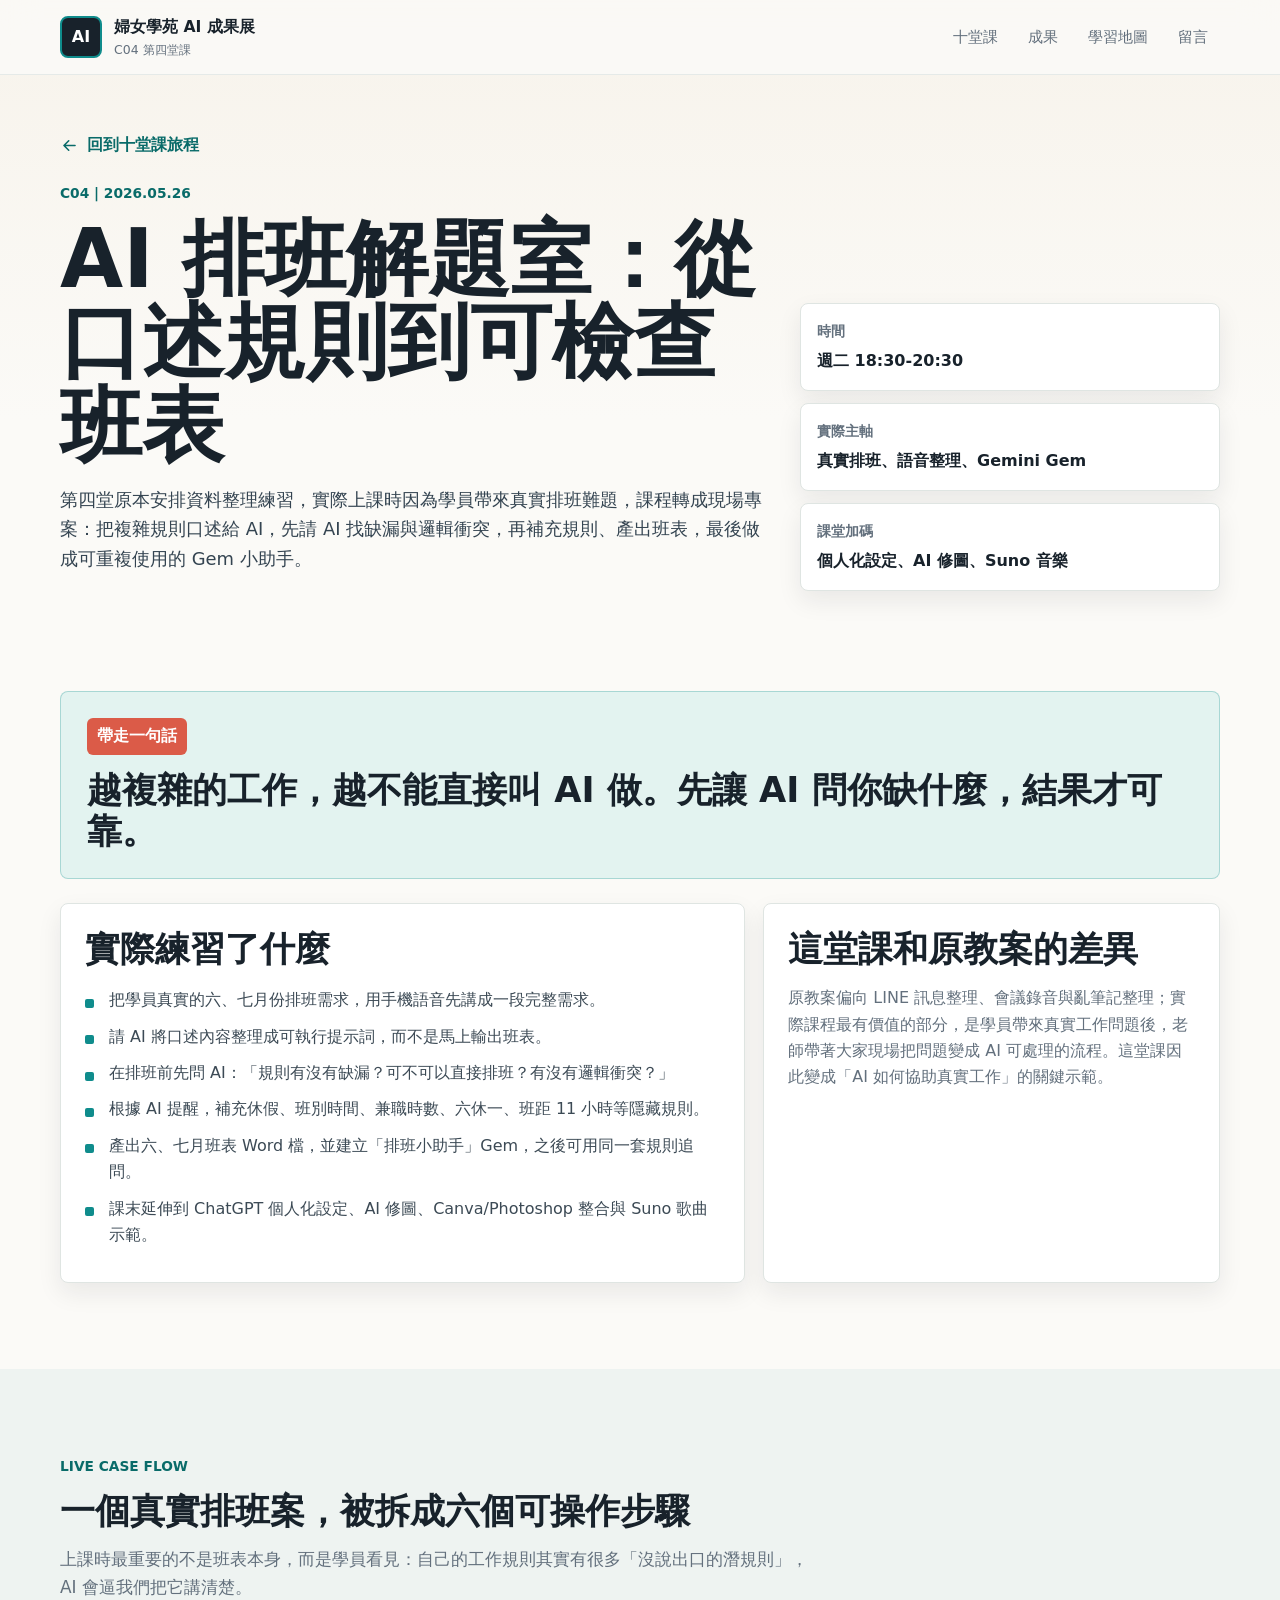
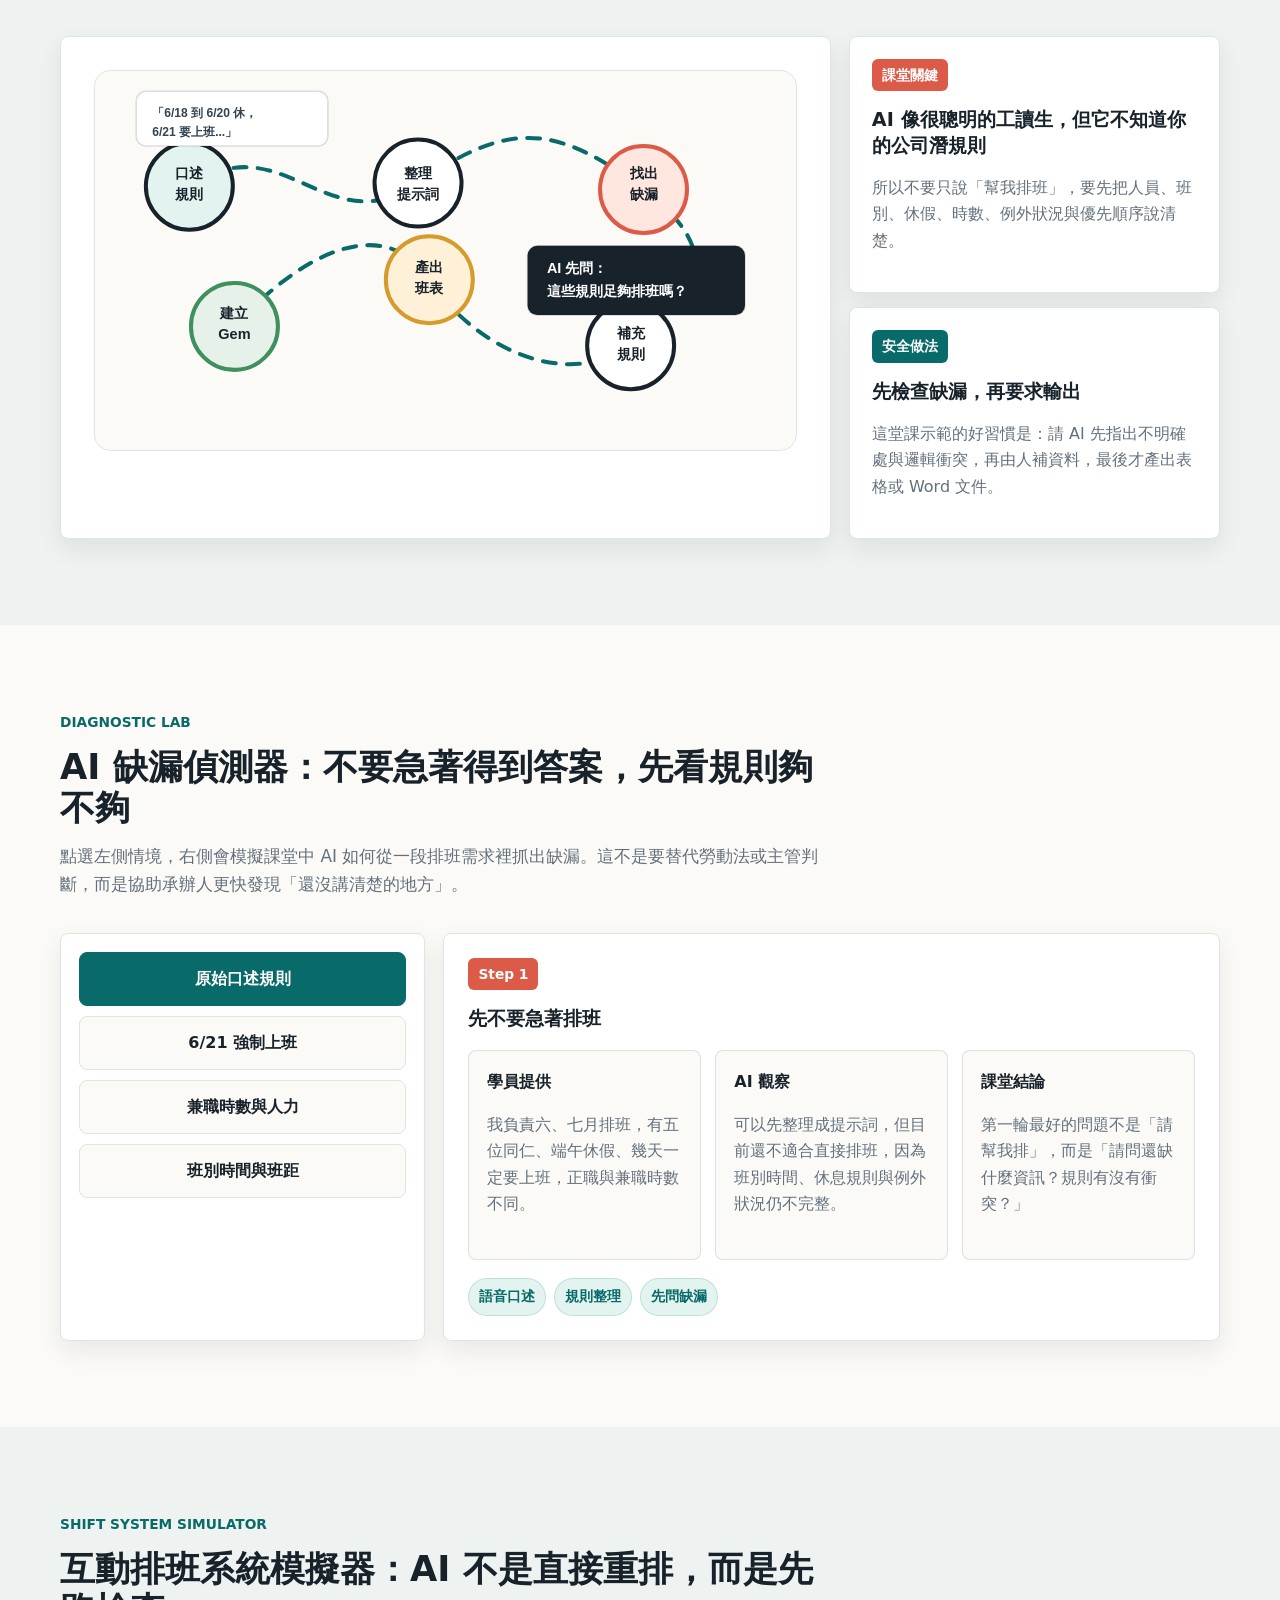
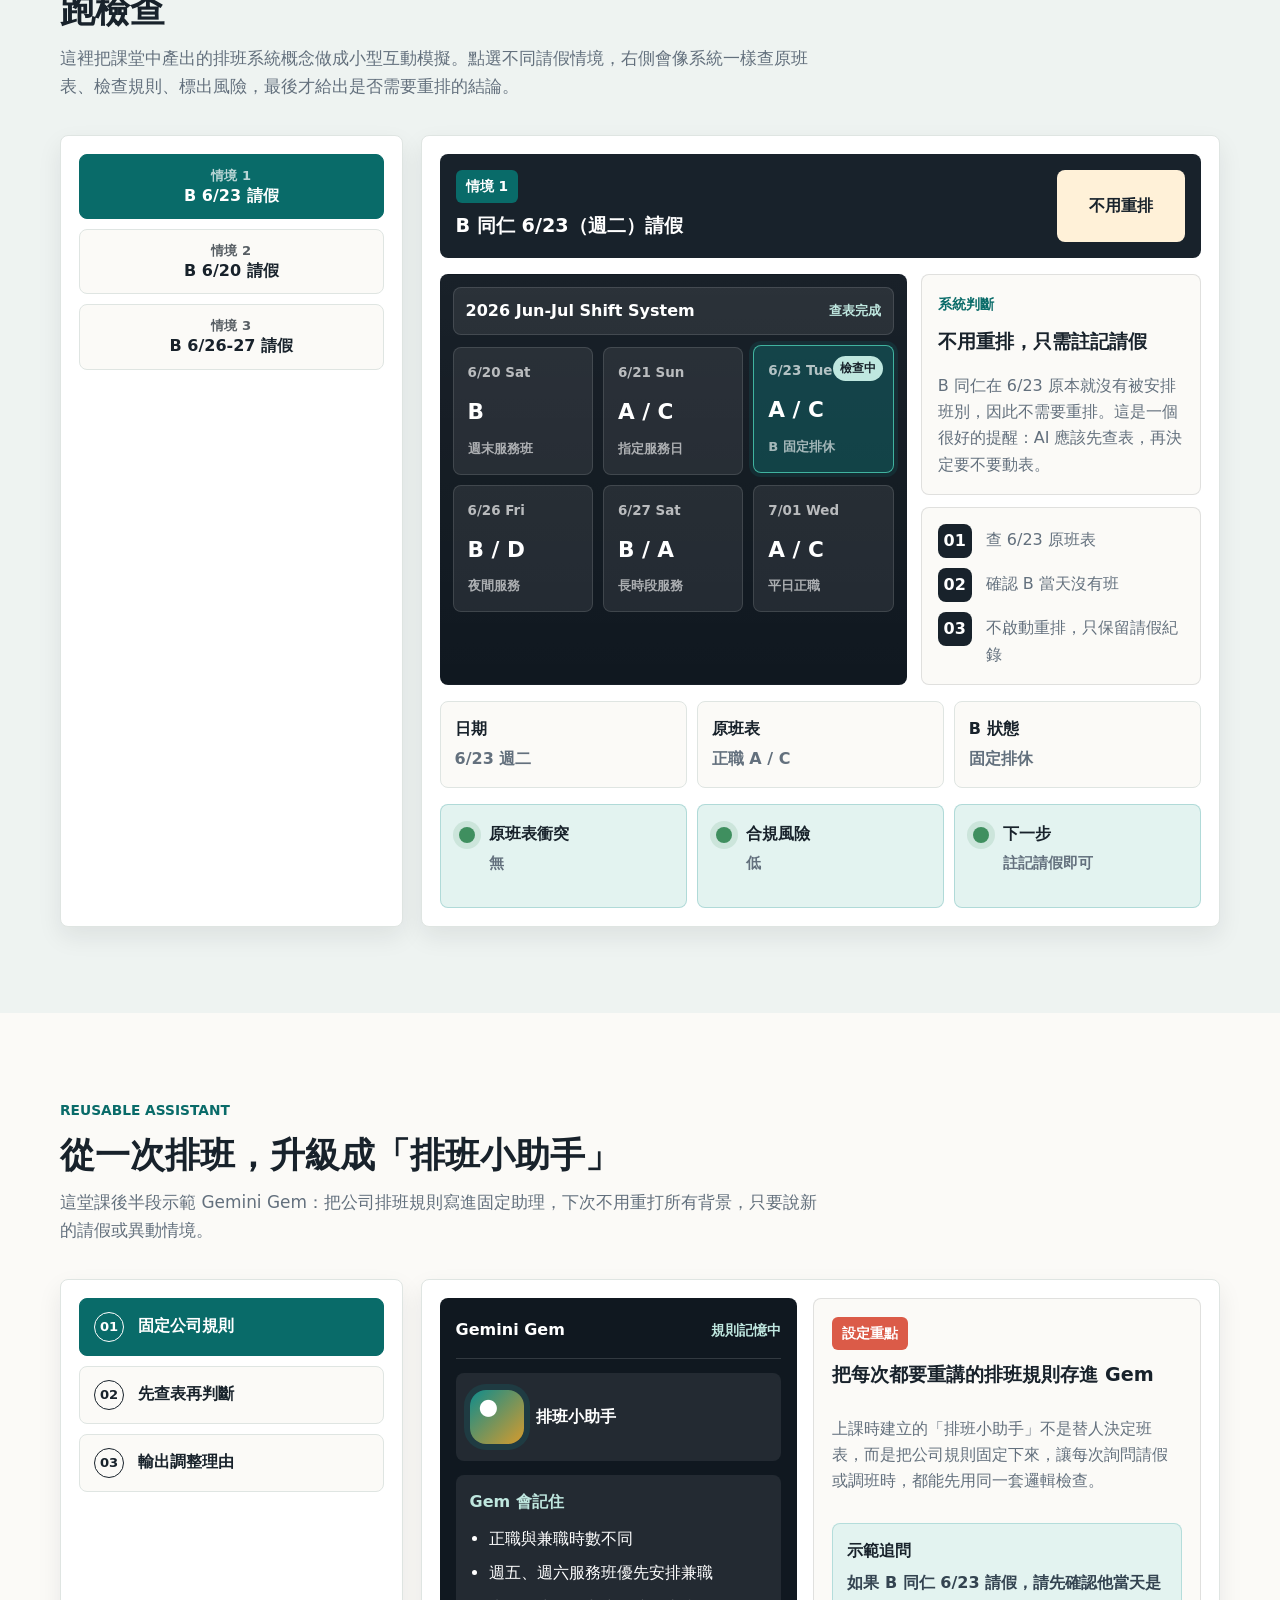
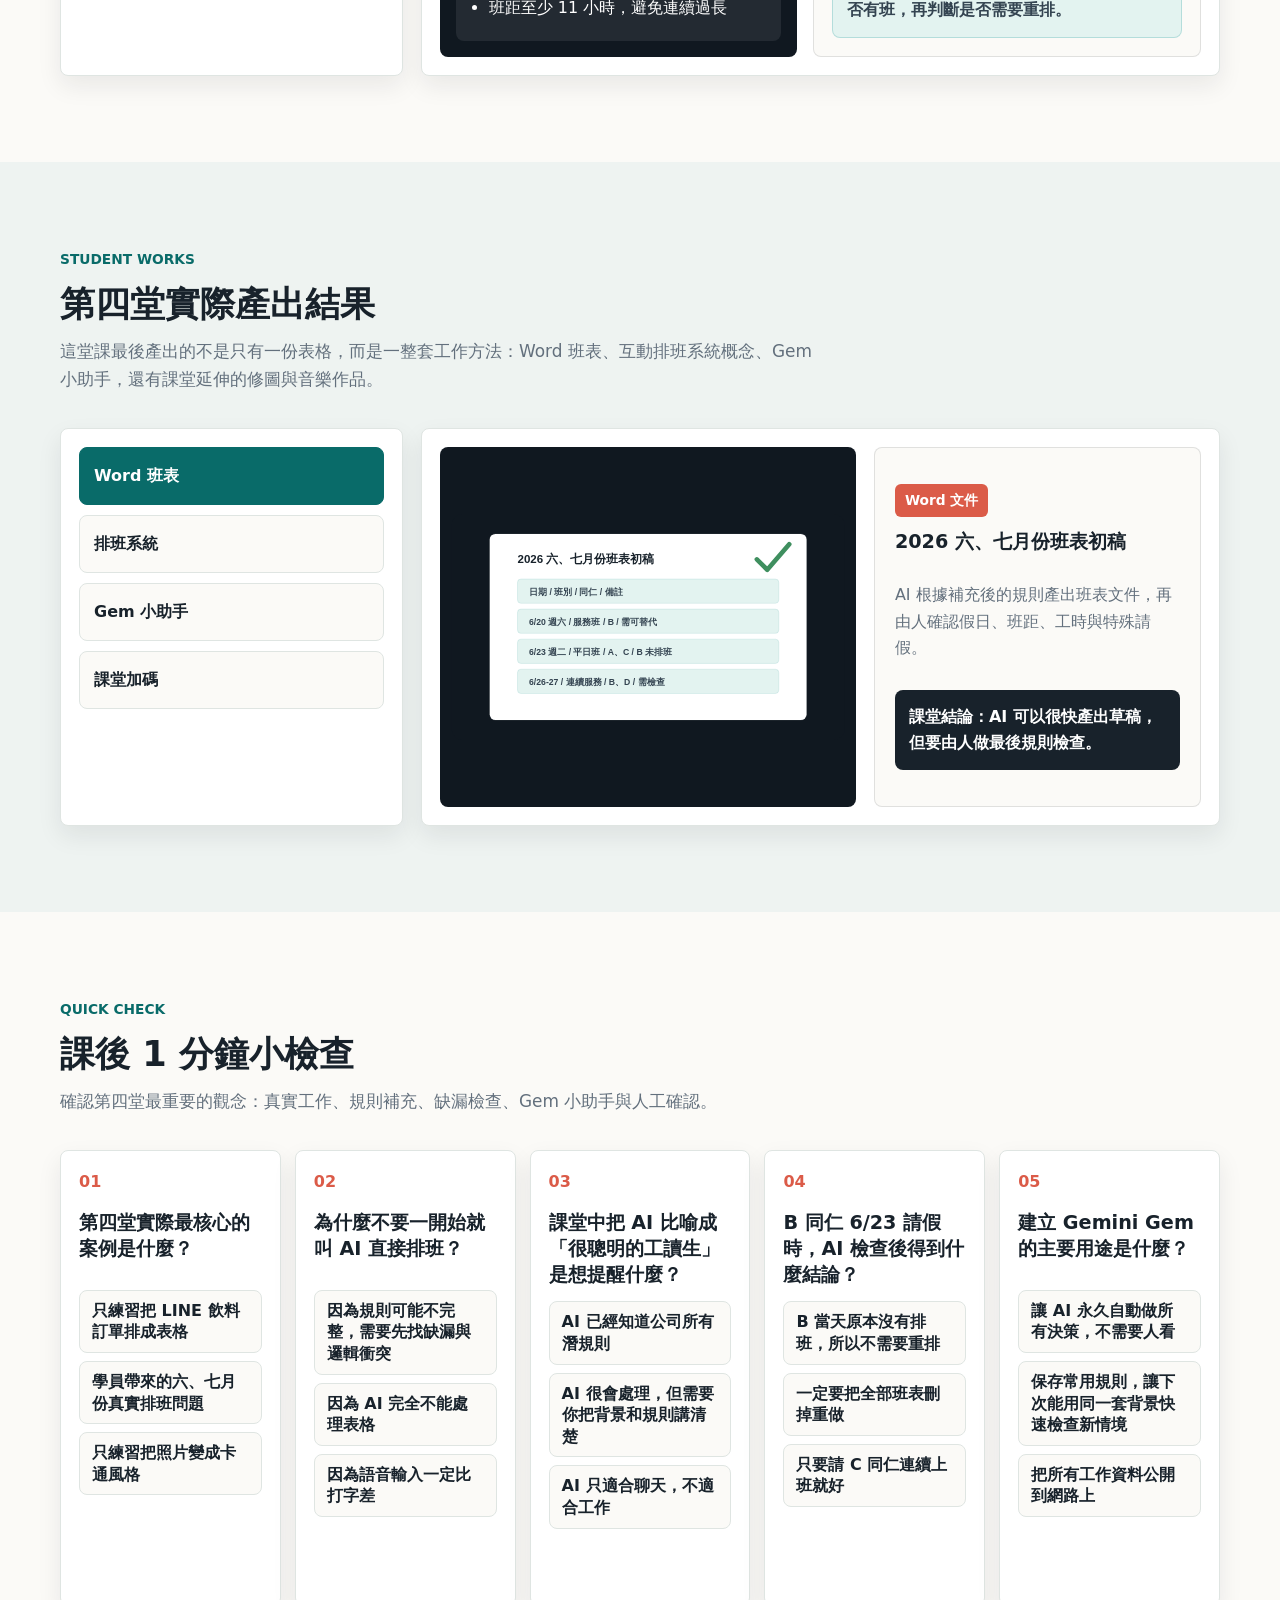
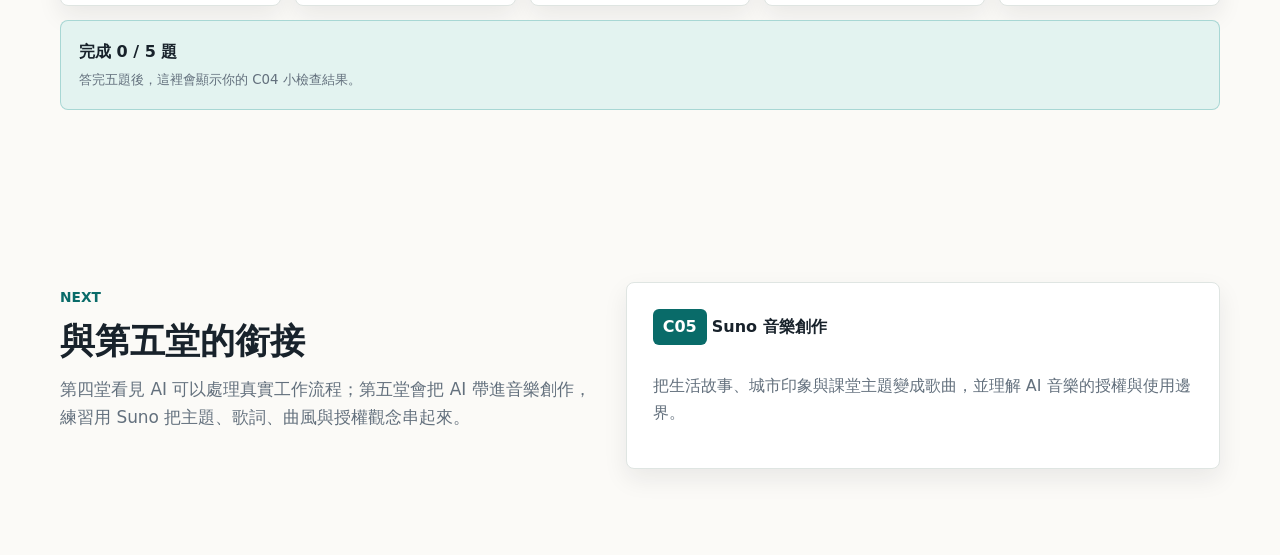
<file: courses/c04.html>
<!doctype html>
<html lang="zh-Hant">
  <head>
    <meta charset="utf-8">
    <meta name="viewport" content="width=device-width, initial-scale=1">
    <title>C04 第四堂課 | AI 入門應用班成果展</title>
    <meta
      name="description"
      content="第四堂課實際內容：以學員真實排班問題為核心，練習用口述規則、AI 缺漏偵測、Gemini 排班、Gem 小助手與人工檢查完成可用成果。"
    >
    <link rel="icon" href="../assets/favicon.svg" type="image/svg+xml">
    <link rel="stylesheet" href="../assets/styles.css">
  </head>
  <body class="lesson-page">
    <svg aria-hidden="true" class="icon-sprite">
      <symbol id="icon-home" viewBox="0 0 24 24">
        <path d="M3 10.8 12 3l9 7.8v9.2a1 1 0 0 1-1 1h-5.2v-6.2H9.2V21H4a1 1 0 0 1-1-1z"/>
      </symbol>
      <symbol id="icon-course" viewBox="0 0 24 24">
        <path d="M5 4.8h10.5a3.5 3.5 0 0 1 3.5 3.5V20H8.5A3.5 3.5 0 0 1 5 16.5z"/>
        <path d="M8.5 4.8A3.5 3.5 0 0 0 5 8.3v8.2A3.5 3.5 0 0 1 8.5 13H19"/>
      </symbol>
      <symbol id="icon-gallery" viewBox="0 0 24 24">
        <rect x="4" y="5" width="16" height="14" rx="1"/>
        <path d="m7 16 3.2-3.4 2.4 2.3 2.8-3.8L19 16"/>
        <circle cx="9" cy="9" r="1.2"/>
      </symbol>
      <symbol id="icon-message" viewBox="0 0 24 24">
        <path d="M5 5h14v10H9l-4 4z"/>
        <path d="M8 9h8M8 12h5"/>
      </symbol>
      <symbol id="icon-info" viewBox="0 0 24 24">
        <circle cx="12" cy="12" r="8"/>
        <path d="M12 10v6M12 7.5h.01"/>
      </symbol>
      <symbol id="icon-arrow" viewBox="0 0 24 24">
        <path d="M19 12H5M11 6l-6 6 6 6"/>
      </symbol>
    </svg>

    <header class="site-header">
      <a class="brand" href="../index.html" aria-label="回到成果展首頁">
        <span class="brand-mark">AI</span>
        <span>
          <strong>婦女學苑 AI 成果展</strong>
          <small>C04 第四堂課</small>
        </span>
      </a>
      <nav class="desktop-nav" aria-label="主要導覽">
        <a href="../index.html#journey">十堂課</a>
        <a href="../index.html#outcomes">成果</a>
        <a href="../index.html#map">學習地圖</a>
        <a href="../index.html#message-wall">留言</a>
      </nav>
    </header>

    <main>
      <section class="lesson-hero c04-hero">
        <div class="lesson-hero-copy reveal">
          <a class="back-link" href="../index.html#journey">
            <svg><use href="#icon-arrow"></use></svg>
            回到十堂課旅程
          </a>
          <p class="eyebrow">C04 | 2026.05.26</p>
          <h1>AI 排班解題室：從口述規則到可檢查班表</h1>
          <p>
            第四堂原本安排資料整理練習，實際上課時因為學員帶來真實排班難題，課程轉成現場專案：把複雜規則口述給 AI，先請 AI 找缺漏與邏輯衝突，再補充規則、產出班表，最後做成可重複使用的 Gem 小助手。
          </p>
        </div>
        <div class="lesson-facts reveal" aria-label="第四堂課資訊">
          <div>
            <span>時間</span>
            <strong>週二 18:30-20:30</strong>
          </div>
          <div>
            <span>實際主軸</span>
            <strong>真實排班、語音整理、Gemini Gem</strong>
          </div>
          <div>
            <span>課堂加碼</span>
            <strong>個人化設定、AI 修圖、Suno 音樂</strong>
          </div>
        </div>
      </section>

      <section class="content-section lesson-content">
        <div class="lesson-takeaway reveal">
          <span class="lesson-number">帶走一句話</span>
          <h2>越複雜的工作，越不能直接叫 AI 做。先讓 AI 問你缺什麼，結果才可靠。</h2>
        </div>

        <div class="lesson-grid">
          <article class="lesson-card reveal">
            <h2>實際練習了什麼</h2>
            <ul class="check-list">
              <li>把學員真實的六、七月份排班需求，用手機語音先講成一段完整需求。</li>
              <li>請 AI 將口述內容整理成可執行提示詞，而不是馬上輸出班表。</li>
              <li>在排班前先問 AI：「規則有沒有缺漏？可不可以直接排班？有沒有邏輯衝突？」</li>
              <li>根據 AI 提醒，補充休假、班別時間、兼職時數、六休一、班距 11 小時等隱藏規則。</li>
              <li>產出六、七月班表 Word 檔，並建立「排班小助手」Gem，之後可用同一套規則追問。</li>
              <li>課末延伸到 ChatGPT 個人化設定、AI 修圖、Canva/Photoshop 整合與 Suno 歌曲示範。</li>
            </ul>
          </article>

          <article class="lesson-card reveal">
            <h2>這堂課和原教案的差異</h2>
            <p>
              原教案偏向 LINE 訊息整理、會議錄音與亂筆記整理；實際課程最有價值的部分，是學員帶來真實工作問題後，老師帶著大家現場把問題變成 AI 可處理的流程。這堂課因此變成「AI 如何協助真實工作」的關鍵示範。
            </p>
          </article>
        </div>
      </section>

      <section class="content-section surface">
        <div class="section-heading reveal">
          <p class="eyebrow">Live Case Flow</p>
          <h2>一個真實排班案，被拆成六個可操作步驟</h2>
          <p>上課時最重要的不是班表本身，而是學員看見：自己的工作規則其實有很多「沒說出口的潛規則」，AI 會逼我們把它講清楚。</p>
        </div>

        <div class="c04-case-flow reveal">
          <figure class="c04-flow-visual" aria-label="從口述排班規則到 Gem 小助手的流程動畫">
            <svg viewBox="0 0 920 520" role="img" aria-labelledby="c04-flow-title c04-flow-desc">
              <title id="c04-flow-title">第四堂排班流程示意</title>
              <desc id="c04-flow-desc">語音口述、AI 整理提示詞、AI 找缺漏、補充規則、產出班表、建立 Gem 小助手。</desc>
              <rect class="shift-canvas" x="24" y="24" width="872" height="472" rx="20"></rect>
              <path class="shift-path" d="M142 168 C258 88 314 242 426 164 S598 90 706 172 772 310 690 366 496 368 440 284 282 250 198 342"></path>
              <g class="flow-step step-one">
                <circle cx="142" cy="168" r="54"></circle>
                <text x="142" y="158">口述</text>
                <text x="142" y="184">規則</text>
              </g>
              <g class="flow-step step-two">
                <circle cx="426" cy="164" r="54"></circle>
                <text x="426" y="158">整理</text>
                <text x="426" y="184">提示詞</text>
              </g>
              <g class="flow-step step-three">
                <circle cx="706" cy="172" r="54"></circle>
                <text x="706" y="158">找出</text>
                <text x="706" y="184">缺漏</text>
              </g>
              <g class="flow-step step-four">
                <circle cx="690" cy="366" r="54"></circle>
                <text x="690" y="356">補充</text>
                <text x="690" y="382">規則</text>
              </g>
              <g class="flow-step step-five">
                <circle cx="440" cy="284" r="54"></circle>
                <text x="440" y="274">產出</text>
                <text x="440" y="300">班表</text>
              </g>
              <g class="flow-step step-six">
                <circle cx="198" cy="342" r="54"></circle>
                <text x="198" y="332">建立</text>
                <text x="198" y="358">Gem</text>
              </g>
              <g class="voice-card">
                <rect x="76" y="50" width="238" height="68" rx="12"></rect>
                <text x="96" y="82">「6/18 到 6/20 休，</text>
                <text x="96" y="106">6/21 要上班...」</text>
              </g>
              <g class="warning-card">
                <rect x="562" y="242" width="270" height="86" rx="12"></rect>
                <text x="586" y="276">AI 先問：</text>
                <text x="586" y="304">這些規則足夠排班嗎？</text>
              </g>
            </svg>
          </figure>

          <div class="c04-flow-notes">
            <article>
              <span>課堂關鍵</span>
              <h3>AI 像很聰明的工讀生，但它不知道你的公司潛規則</h3>
              <p>所以不要只說「幫我排班」，要先把人員、班別、休假、時數、例外狀況與優先順序說清楚。</p>
            </article>
            <article>
              <span>安全做法</span>
              <h3>先檢查缺漏，再要求輸出</h3>
              <p>這堂課示範的好習慣是：請 AI 先指出不明確處與邏輯衝突，再由人補資料，最後才產出表格或 Word 文件。</p>
            </article>
          </div>
        </div>
      </section>

      <section class="content-section">
        <div class="section-heading reveal">
          <p class="eyebrow">Diagnostic Lab</p>
          <h2>AI 缺漏偵測器：不要急著得到答案，先看規則夠不夠</h2>
          <p>點選左側情境，右側會模擬課堂中 AI 如何從一段排班需求裡抓出缺漏。這不是要替代勞動法或主管判斷，而是協助承辦人更快發現「還沒講清楚的地方」。</p>
        </div>

        <div class="diagnostic-lab reveal" data-c04-diagnostic-lab>
          <div class="diagnostic-buttons" aria-label="選擇排班缺漏情境">
            <button type="button" class="is-selected" data-diagnostic-choice="start">原始口述規則</button>
            <button type="button" data-diagnostic-choice="rest">6/21 強制上班</button>
            <button type="button" data-diagnostic-choice="parttime">兼職時數與人力</button>
            <button type="button" data-diagnostic-choice="shift">班別時間與班距</button>
          </div>

          <article class="diagnostic-board" aria-live="polite">
            <span data-diagnostic-tag>Step 1</span>
            <h3 data-diagnostic-title>先不要急著排班</h3>
            <div class="diagnostic-columns">
              <div>
                <strong>學員提供</strong>
                <p data-diagnostic-user>我負責六、七月排班，有五位同仁、端午休假、幾天一定要上班，正職與兼職時數不同。</p>
              </div>
              <div>
                <strong>AI 觀察</strong>
                <p data-diagnostic-ai>可以先整理成提示詞，但目前還不適合直接排班，因為班別時間、休息規則與例外狀況仍不完整。</p>
              </div>
              <div>
                <strong>課堂結論</strong>
                <p data-diagnostic-conclusion>第一輪最好的問題不是「請幫我排」，而是「請問還缺什麼資訊？規則有沒有衝突？」</p>
              </div>
            </div>
            <div class="diagnostic-chips" data-diagnostic-chips>
              <span>語音口述</span>
              <span>規則整理</span>
              <span>先問缺漏</span>
            </div>
          </article>
        </div>
      </section>

      <section class="content-section surface">
        <div class="section-heading reveal">
          <p class="eyebrow">Shift System Simulator</p>
          <h2>互動排班系統模擬器：AI 不是直接重排，而是先跑檢查</h2>
          <p>這裡把課堂中產出的排班系統概念做成小型互動模擬。點選不同請假情境，右側會像系統一樣查原班表、檢查規則、標出風險，最後才給出是否需要重排的結論。</p>
        </div>

        <div class="shift-lab reveal" data-shift-lab>
          <div class="shift-scenarios" aria-label="選擇請假情境">
            <button type="button" class="is-selected" data-shift-choice="june23">
              <span>情境 1</span>
              B 6/23 請假
            </button>
            <button type="button" data-shift-choice="june20">
              <span>情境 2</span>
              B 6/20 請假
            </button>
            <button type="button" data-shift-choice="june26">
              <span>情境 3</span>
              B 6/26-27 請假
            </button>
          </div>

          <article class="shift-system" aria-live="polite">
            <div class="system-topbar">
              <div>
                <span data-shift-tag>情境 1</span>
                <h3 data-shift-title>B 同仁 6/23（週二）請假</h3>
              </div>
              <strong data-shift-status>不用重排</strong>
            </div>

            <div class="system-console">
              <div class="system-screen">
                <div class="system-toolbar">
                  <span>2026 Jun-Jul Shift System</span>
                  <small data-shift-mode>查表完成</small>
                </div>

                <div class="schedule-window" data-shift-calendar>
                  <div class="calendar-cell">
                    <span>6/20 Sat</span>
                    <strong>B</strong>
                    <small>週末服務班</small>
                  </div>
                  <div class="calendar-cell">
                    <span>6/21 Sun</span>
                    <strong>A / C</strong>
                    <small>指定服務日</small>
                  </div>
                  <div class="calendar-cell is-active">
                    <span>6/23 Tue</span>
                    <strong>A / C</strong>
                    <small>B 固定排休</small>
                  </div>
                  <div class="calendar-cell">
                    <span>6/26 Fri</span>
                    <strong>B / D</strong>
                    <small>夜間服務</small>
                  </div>
                  <div class="calendar-cell">
                    <span>6/27 Sat</span>
                    <strong>B / A</strong>
                    <small>長時段服務</small>
                  </div>
                  <div class="calendar-cell">
                    <span>7/01 Wed</span>
                    <strong>A / C</strong>
                    <small>平日正職</small>
                  </div>
                </div>
              </div>

              <div class="system-side">
                <div class="system-verdict">
                  <span>系統判斷</span>
                  <strong data-shift-verdict>不用重排，只需註記請假</strong>
                  <p data-shift-desc>B 同仁在 6/23 原本就沒有被安排班別，因此不需要重排。這是一個很好的提醒：AI 應該先查表，再決定要不要動表。</p>
                </div>

                <div class="system-logs" data-shift-logs>
                  <div><span>01</span><p>查 6/23 原班表</p></div>
                  <div><span>02</span><p>確認 B 當天沒有班</p></div>
                  <div><span>03</span><p>不啟動重排，只保留請假紀錄</p></div>
                </div>
              </div>
            </div>

            <div class="mini-schedule" data-shift-table>
              <div><strong>日期</strong><span>6/23 週二</span></div>
              <div><strong>原班表</strong><span>正職 A / C</span></div>
              <div><strong>B 狀態</strong><span>固定排休</span></div>
            </div>

            <div class="compliance-lights" data-shift-checks>
              <article><span></span><strong>原班表衝突</strong><small>無</small></article>
              <article><span></span><strong>合規風險</strong><small>低</small></article>
              <article><span></span><strong>下一步</strong><small>註記請假即可</small></article>
            </div>
          </article>
        </div>
      </section>

      <section class="content-section">
        <div class="section-heading reveal">
          <p class="eyebrow">Reusable Assistant</p>
          <h2>從一次排班，升級成「排班小助手」</h2>
          <p>這堂課後半段示範 Gemini Gem：把公司排班規則寫進固定助理，下次不用重打所有背景，只要說新的請假或異動情境。</p>
        </div>

        <div class="gem-studio reveal" data-gem-studio>
          <div class="gem-control-panel" aria-label="選擇排班小助手設定">
            <button type="button" class="is-selected" data-gem-choice="rules">
              <span>01</span>
              固定公司規則
            </button>
            <button type="button" data-gem-choice="check">
              <span>02</span>
              先查表再判斷
            </button>
            <button type="button" data-gem-choice="output">
              <span>03</span>
              輸出調整理由
            </button>
          </div>

          <article class="gem-workbench" aria-live="polite">
            <div class="gem-window">
              <div class="gem-window-top">
                <span>Gemini Gem</span>
                <strong data-gem-mode>規則記憶中</strong>
              </div>
              <div class="gem-avatar" aria-hidden="true">
                <span></span>
                <strong>排班小助手</strong>
              </div>
              <div class="gem-memory">
                <span>Gem 會記住</span>
                <ul data-gem-memory>
                  <li>正職與兼職時數不同</li>
                  <li>週五、週六服務班優先安排兼職</li>
                  <li>班距至少 11 小時，避免連續過長</li>
                </ul>
              </div>
            </div>

            <div class="gem-preview">
              <span data-gem-tag>設定重點</span>
              <h3 data-gem-title>把每次都要重講的排班規則存進 Gem</h3>
              <p data-gem-desc>上課時建立的「排班小助手」不是替人決定班表，而是把公司規則固定下來，讓每次詢問請假或調班時，都能先用同一套邏輯檢查。</p>
              <div class="gem-example">
                <strong>示範追問</strong>
                <p data-gem-example>如果 B 同仁 6/23 請假，請先確認他當天是否有班，再判斷是否需要重排。</p>
              </div>
            </div>
          </article>
        </div>
      </section>

      <section class="content-section surface">
        <div class="section-heading reveal">
          <p class="eyebrow">Student Works</p>
          <h2>第四堂實際產出結果</h2>
          <p>這堂課最後產出的不是只有一份表格，而是一整套工作方法：Word 班表、互動排班系統概念、Gem 小助手，還有課堂延伸的修圖與音樂作品。</p>
        </div>

        <div class="outcome-stage reveal" data-outcome-stage>
          <div class="outcome-switcher" aria-label="選擇第四堂成果">
            <button type="button" class="is-selected" data-outcome-choice="document">Word 班表</button>
            <button type="button" data-outcome-choice="system">排班系統</button>
            <button type="button" data-outcome-choice="gem">Gem 小助手</button>
            <button type="button" data-outcome-choice="bonus">課堂加碼</button>
          </div>

          <article class="outcome-display" aria-live="polite">
            <div class="outcome-visual" data-outcome-visual data-mode="document">
              <svg viewBox="0 0 720 430" role="img" aria-labelledby="outcome-title outcome-desc">
                <title id="outcome-title">第四堂課成果展示模擬</title>
                <desc id="outcome-desc">模擬 Word 班表、排班系統、Gem 小助手與課堂加碼成果。</desc>
                <rect class="outcome-bg" x="20" y="20" width="680" height="390" rx="18"></rect>

                <g class="outcome-mode outcome-document">
                  <rect class="doc-page" x="86" y="54" width="548" height="322" rx="10"></rect>
                  <text class="doc-title" x="134" y="104">2026 六、七月份班表初稿</text>
                  <g class="doc-table">
                    <rect x="134" y="132" width="452" height="42" rx="6"></rect>
                    <rect x="134" y="184" width="452" height="42" rx="6"></rect>
                    <rect x="134" y="236" width="452" height="42" rx="6"></rect>
                    <rect x="134" y="288" width="452" height="42" rx="6"></rect>
                    <text x="154" y="159">日期 / 班別 / 同仁 / 備註</text>
                    <text x="154" y="211">6/20 週六 / 服務班 / B / 需可替代</text>
                    <text x="154" y="263">6/23 週二 / 平日班 / A、C / B 未排班</text>
                    <text x="154" y="315">6/26-27 / 連續服務 / B、D / 需檢查</text>
                  </g>
                  <path class="doc-check" d="m548 98 18 18 38-44"></path>
                </g>

                <g class="outcome-mode outcome-system">
                  <rect class="sys-panel" x="70" y="62" width="580" height="306" rx="14"></rect>
                  <rect class="sys-bar" x="70" y="62" width="580" height="48" rx="14"></rect>
                  <text class="sys-title" x="104" y="94">智慧排班系統</text>
                  <g class="sys-cards">
                    <rect x="106" y="142" width="132" height="86" rx="10"></rect>
                    <rect x="262" y="142" width="132" height="86" rx="10"></rect>
                    <rect x="418" y="142" width="132" height="86" rx="10"></rect>
                    <rect x="106" y="252" width="444" height="70" rx="10"></rect>
                    <text x="128" y="174">查原班表</text>
                    <text x="284" y="174">跑規則</text>
                    <text x="440" y="174">給結論</text>
                    <text x="130" y="294">B 6/23 未排班，不需重排</text>
                  </g>
                  <path class="sys-flow" d="M238 185 H262 M394 185 H418"></path>
                </g>

                <g class="outcome-mode outcome-gem">
                  <rect class="gem-sim-phone" x="96" y="56" width="252" height="320" rx="26"></rect>
                  <circle class="gem-sim-dot" cx="222" cy="88" r="7"></circle>
                  <rect class="gem-chat-a" x="126" y="126" width="172" height="52" rx="12"></rect>
                  <rect class="gem-chat-b" x="148" y="198" width="158" height="52" rx="12"></rect>
                  <rect class="gem-chat-c" x="126" y="270" width="188" height="52" rx="12"></rect>
                  <text class="gem-chat-text" x="146" y="158">B 6/23 請假</text>
                  <text class="gem-chat-text" x="168" y="230">先查表...</text>
                  <text class="gem-chat-text" x="146" y="302">不用重排</text>
                  <rect class="gem-rule-card" x="392" y="86" width="220" height="238" rx="14"></rect>
                  <text class="gem-rule-title" x="426" y="132">Gem 固定規則</text>
                  <text class="gem-rule-line" x="426" y="176">六休一</text>
                  <text class="gem-rule-line" x="426" y="216">班距 11 小時</text>
                  <text class="gem-rule-line" x="426" y="256">先查表再重排</text>
                </g>

                <g class="outcome-mode outcome-bonus">
                  <rect class="bonus-card" x="84" y="76" width="168" height="248" rx="14"></rect>
                  <rect class="bonus-card" x="276" y="76" width="168" height="248" rx="14"></rect>
                  <rect class="bonus-card" x="468" y="76" width="168" height="248" rx="14"></rect>
                  <circle class="bonus-lens" cx="168" cy="166" r="42"></circle>
                  <path class="bonus-wave" d="M304 194 C324 154 344 234 364 194 S404 154 424 194"></path>
                  <path class="bonus-play" d="M540 142 594 174 540 206z"></path>
                  <text class="bonus-label" x="132" y="272">AI 修圖</text>
                  <text class="bonus-label" x="318" y="272">Suno 歌曲</text>
                  <text class="bonus-label" x="506" y="272">影片示範</text>
                </g>
              </svg>
            </div>

            <div class="outcome-copy">
              <span data-outcome-tag>Word 文件</span>
              <h3 data-outcome-title>2026 六、七月份班表初稿</h3>
              <p data-outcome-desc>AI 根據補充後的規則產出班表文件，再由人確認假日、班距、工時與特殊請假。</p>
              <strong data-outcome-conclusion>課堂結論：AI 可以很快產出草稿，但要由人做最後規則檢查。</strong>
            </div>
          </article>
        </div>
      </section>

      <section class="content-section">
        <div class="section-heading reveal">
          <p class="eyebrow">Quick Check</p>
          <h2>課後 1 分鐘小檢查</h2>
          <p>確認第四堂最重要的觀念：真實工作、規則補充、缺漏檢查、Gem 小助手與人工確認。</p>
        </div>
        <div class="quiz-panel reveal" data-quiz data-quiz-name="C04">
          <article class="quiz-card" data-quiz-question>
            <span>01</span>
            <h3>第四堂實際最核心的案例是什麼？</h3>
            <button type="button" data-correct="false">只練習把 LINE 飲料訂單排成表格</button>
            <button type="button" data-correct="true">學員帶來的六、七月份真實排班問題</button>
            <button type="button" data-correct="false">只練習把照片變成卡通風格</button>
            <p class="quiz-feedback"></p>
          </article>
          <article class="quiz-card" data-quiz-question>
            <span>02</span>
            <h3>為什麼不要一開始就叫 AI 直接排班？</h3>
            <button type="button" data-correct="true">因為規則可能不完整，需要先找缺漏與邏輯衝突</button>
            <button type="button" data-correct="false">因為 AI 完全不能處理表格</button>
            <button type="button" data-correct="false">因為語音輸入一定比打字差</button>
            <p class="quiz-feedback"></p>
          </article>
          <article class="quiz-card" data-quiz-question>
            <span>03</span>
            <h3>課堂中把 AI 比喻成「很聰明的工讀生」是想提醒什麼？</h3>
            <button type="button" data-correct="false">AI 已經知道公司所有潛規則</button>
            <button type="button" data-correct="true">AI 很會處理，但需要你把背景和規則講清楚</button>
            <button type="button" data-correct="false">AI 只適合聊天，不適合工作</button>
            <p class="quiz-feedback"></p>
          </article>
          <article class="quiz-card" data-quiz-question>
            <span>04</span>
            <h3>B 同仁 6/23 請假時，AI 檢查後得到什麼結論？</h3>
            <button type="button" data-correct="true">B 當天原本沒有排班，所以不需要重排</button>
            <button type="button" data-correct="false">一定要把全部班表刪掉重做</button>
            <button type="button" data-correct="false">只要請 C 同仁連續上班就好</button>
            <p class="quiz-feedback"></p>
          </article>
          <article class="quiz-card" data-quiz-question>
            <span>05</span>
            <h3>建立 Gemini Gem 的主要用途是什麼？</h3>
            <button type="button" data-correct="false">讓 AI 永久自動做所有決策，不需要人看</button>
            <button type="button" data-correct="true">保存常用規則，讓下次能用同一套背景快速檢查新情境</button>
            <button type="button" data-correct="false">把所有工作資料公開到網路上</button>
            <p class="quiz-feedback"></p>
          </article>
          <div class="quiz-result" aria-live="polite">
            <strong>完成 0 / 5 題</strong>
            <small>答完五題後，這裡會顯示你的 C04 小檢查結果。</small>
          </div>
        </div>
      </section>

      <section class="content-section split next-lesson">
        <div class="section-heading reveal">
          <p class="eyebrow">Next</p>
          <h2>與第五堂的銜接</h2>
          <p>
            第四堂看見 AI 可以處理真實工作流程；第五堂會把 AI 帶進音樂創作，練習用 Suno 把主題、歌詞、曲風與授權觀念串起來。
          </p>
        </div>
        <a class="next-card reveal" href="c05.html">
          <span>C05</span>
          <strong>Suno 音樂創作</strong>
          <p>把生活故事、城市印象與課堂主題變成歌曲，並理解 AI 音樂的授權與使用邊界。</p>
        </a>
      </section>
    </main>

    <nav class="mobile-bottom-nav" aria-label="手機導覽">
      <a href="../index.html" aria-label="首頁">
        <svg><use href="#icon-home"></use></svg>
        <span>首頁</span>
      </a>
      <a href="../index.html#journey" aria-label="課程">
        <svg><use href="#icon-course"></use></svg>
        <span>課程</span>
      </a>
      <a href="../index.html#outcomes" aria-label="成果">
        <svg><use href="#icon-gallery"></use></svg>
        <span>成果</span>
      </a>
      <a href="../index.html#message-wall" aria-label="留言">
        <svg><use href="#icon-message"></use></svg>
        <span>留言</span>
      </a>
      <a href="../index.html#about" aria-label="關於">
        <svg><use href="#icon-info"></use></svg>
        <span>關於</span>
      </a>
    </nav>

    <script src="../assets/app.js"></script>
  </body>
</html>
</file>
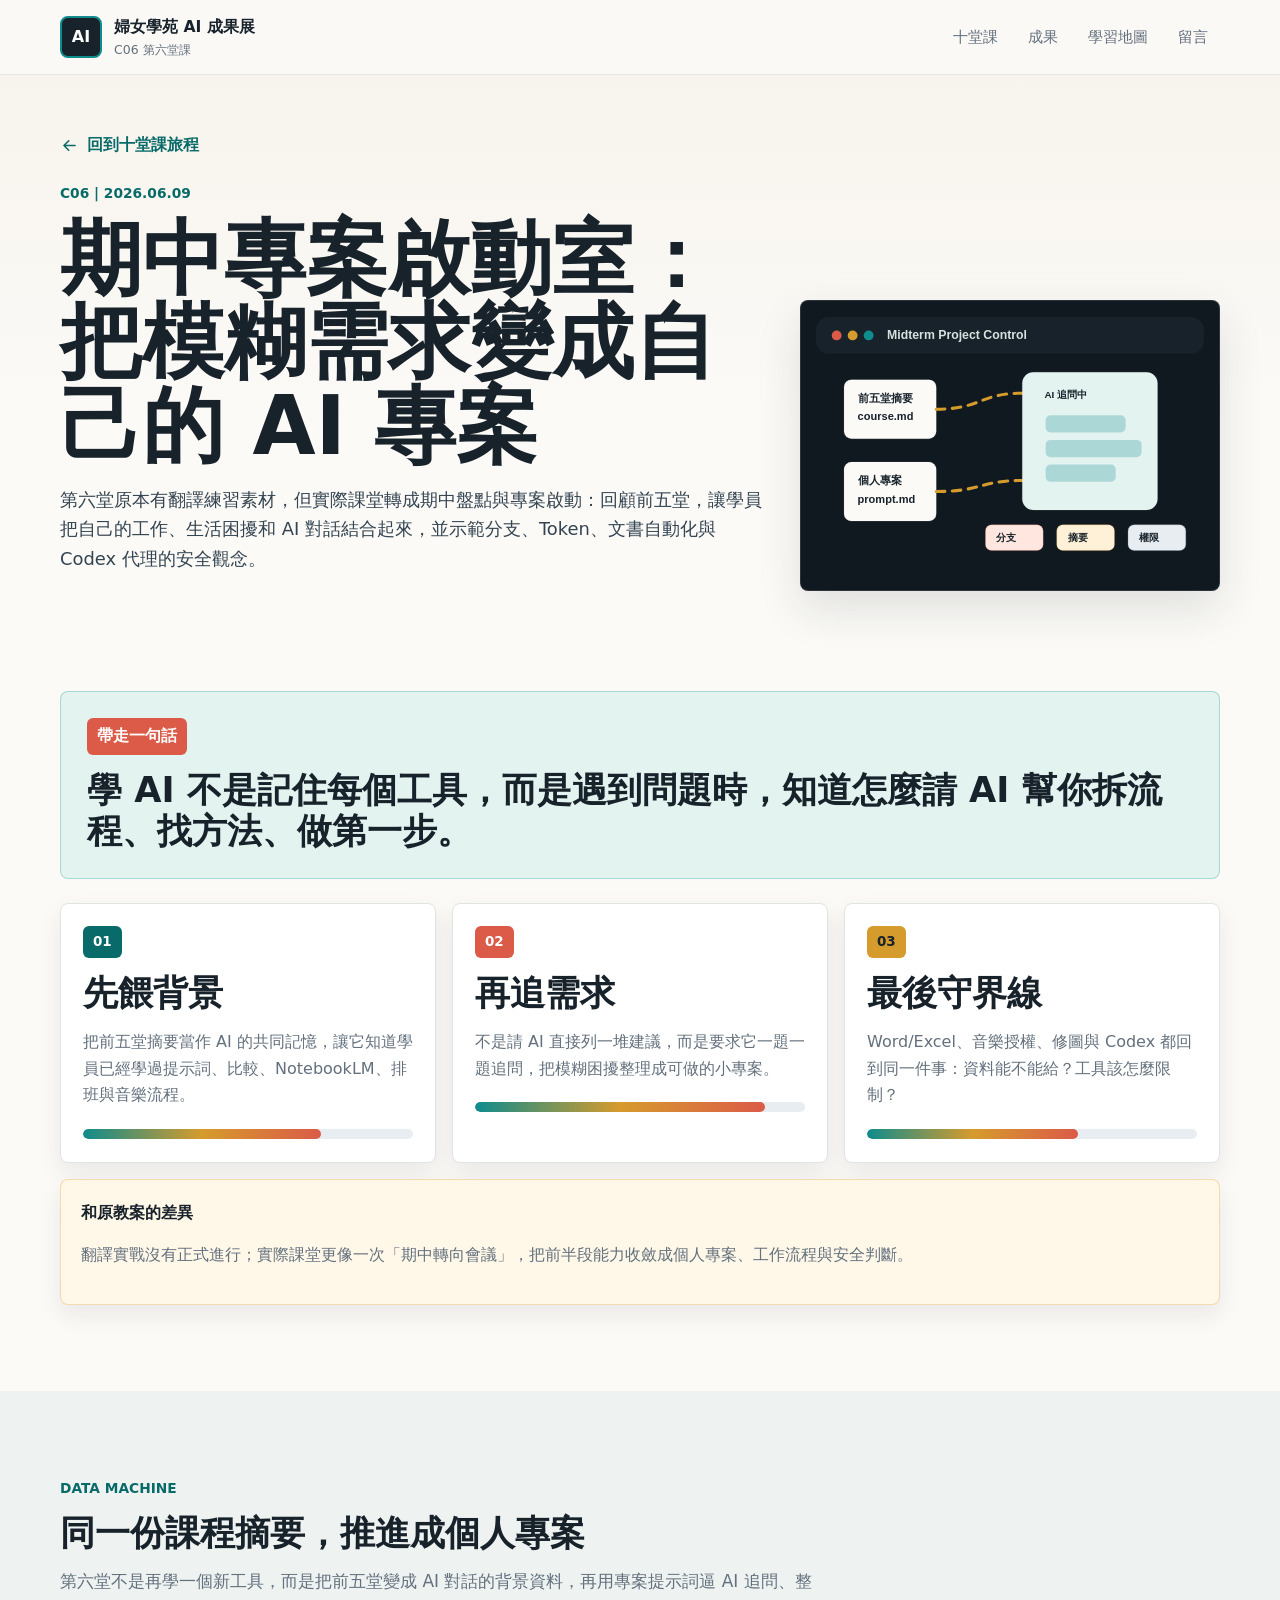
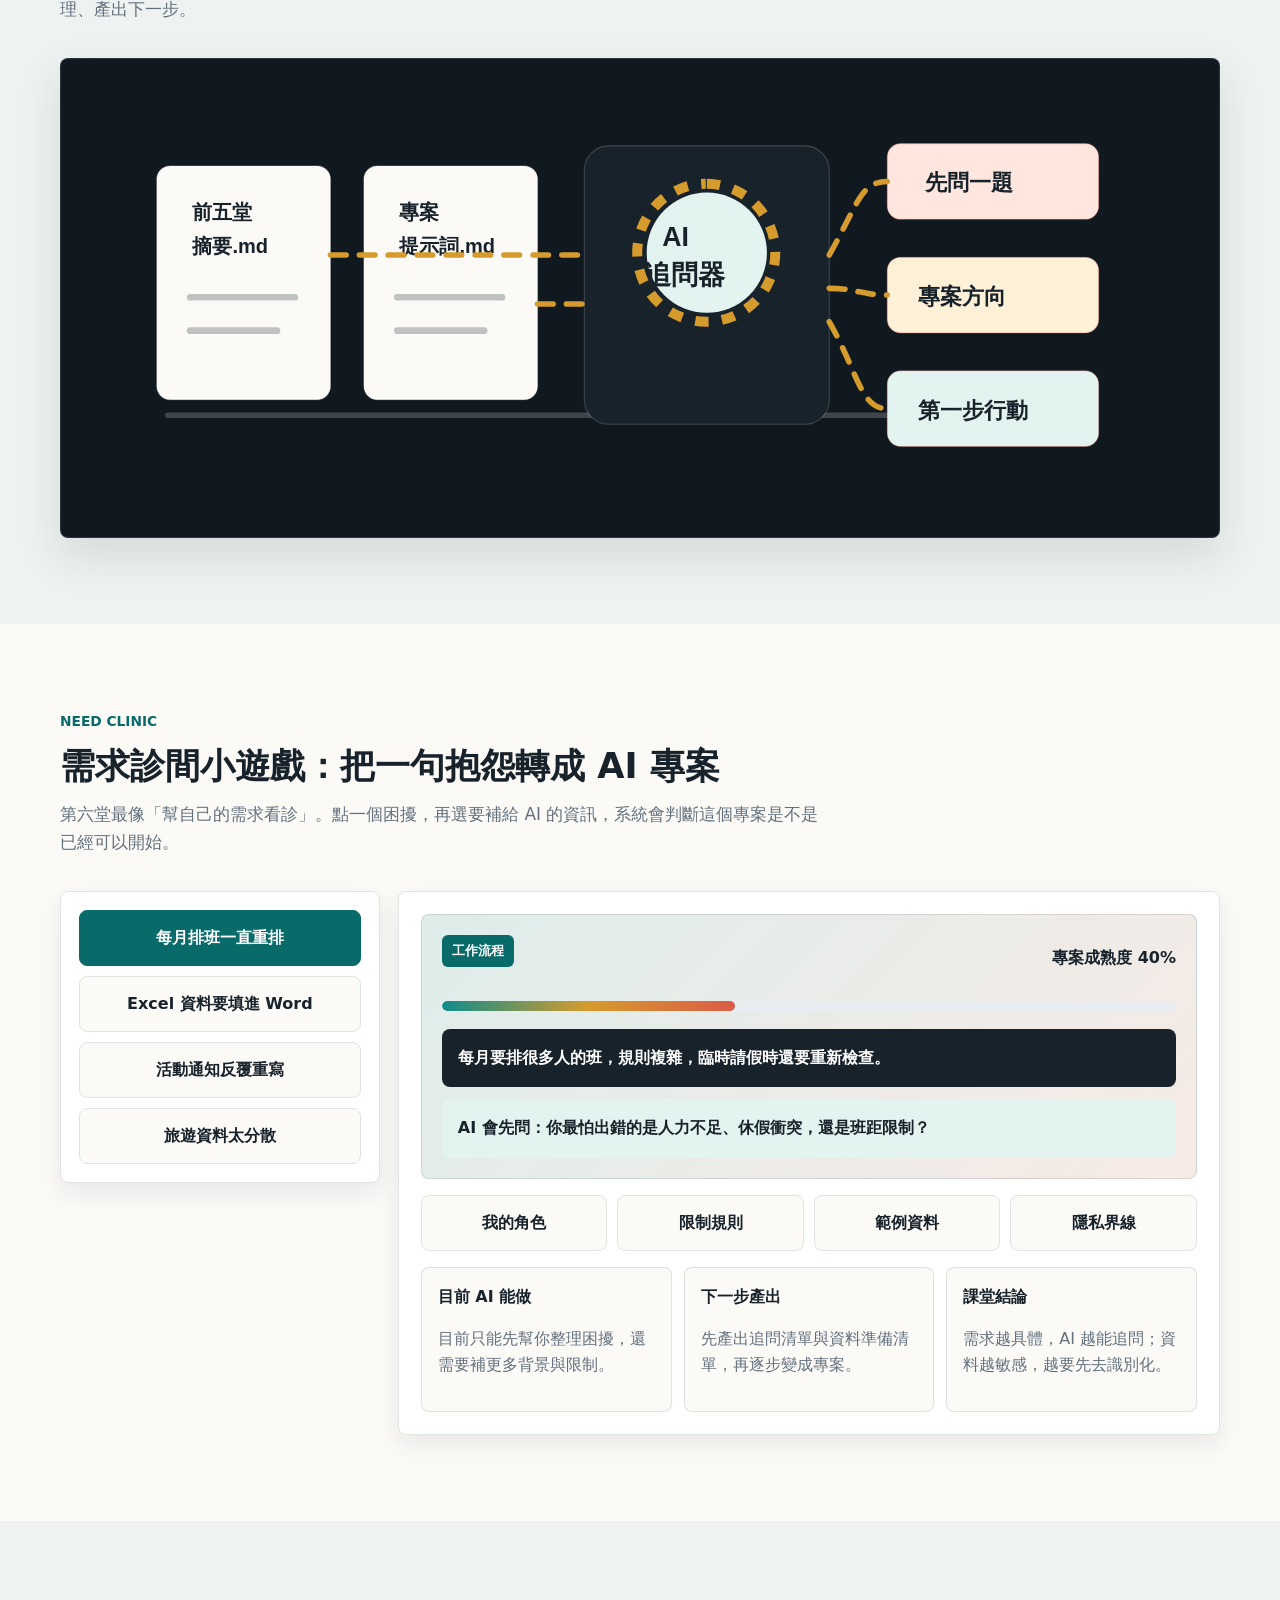
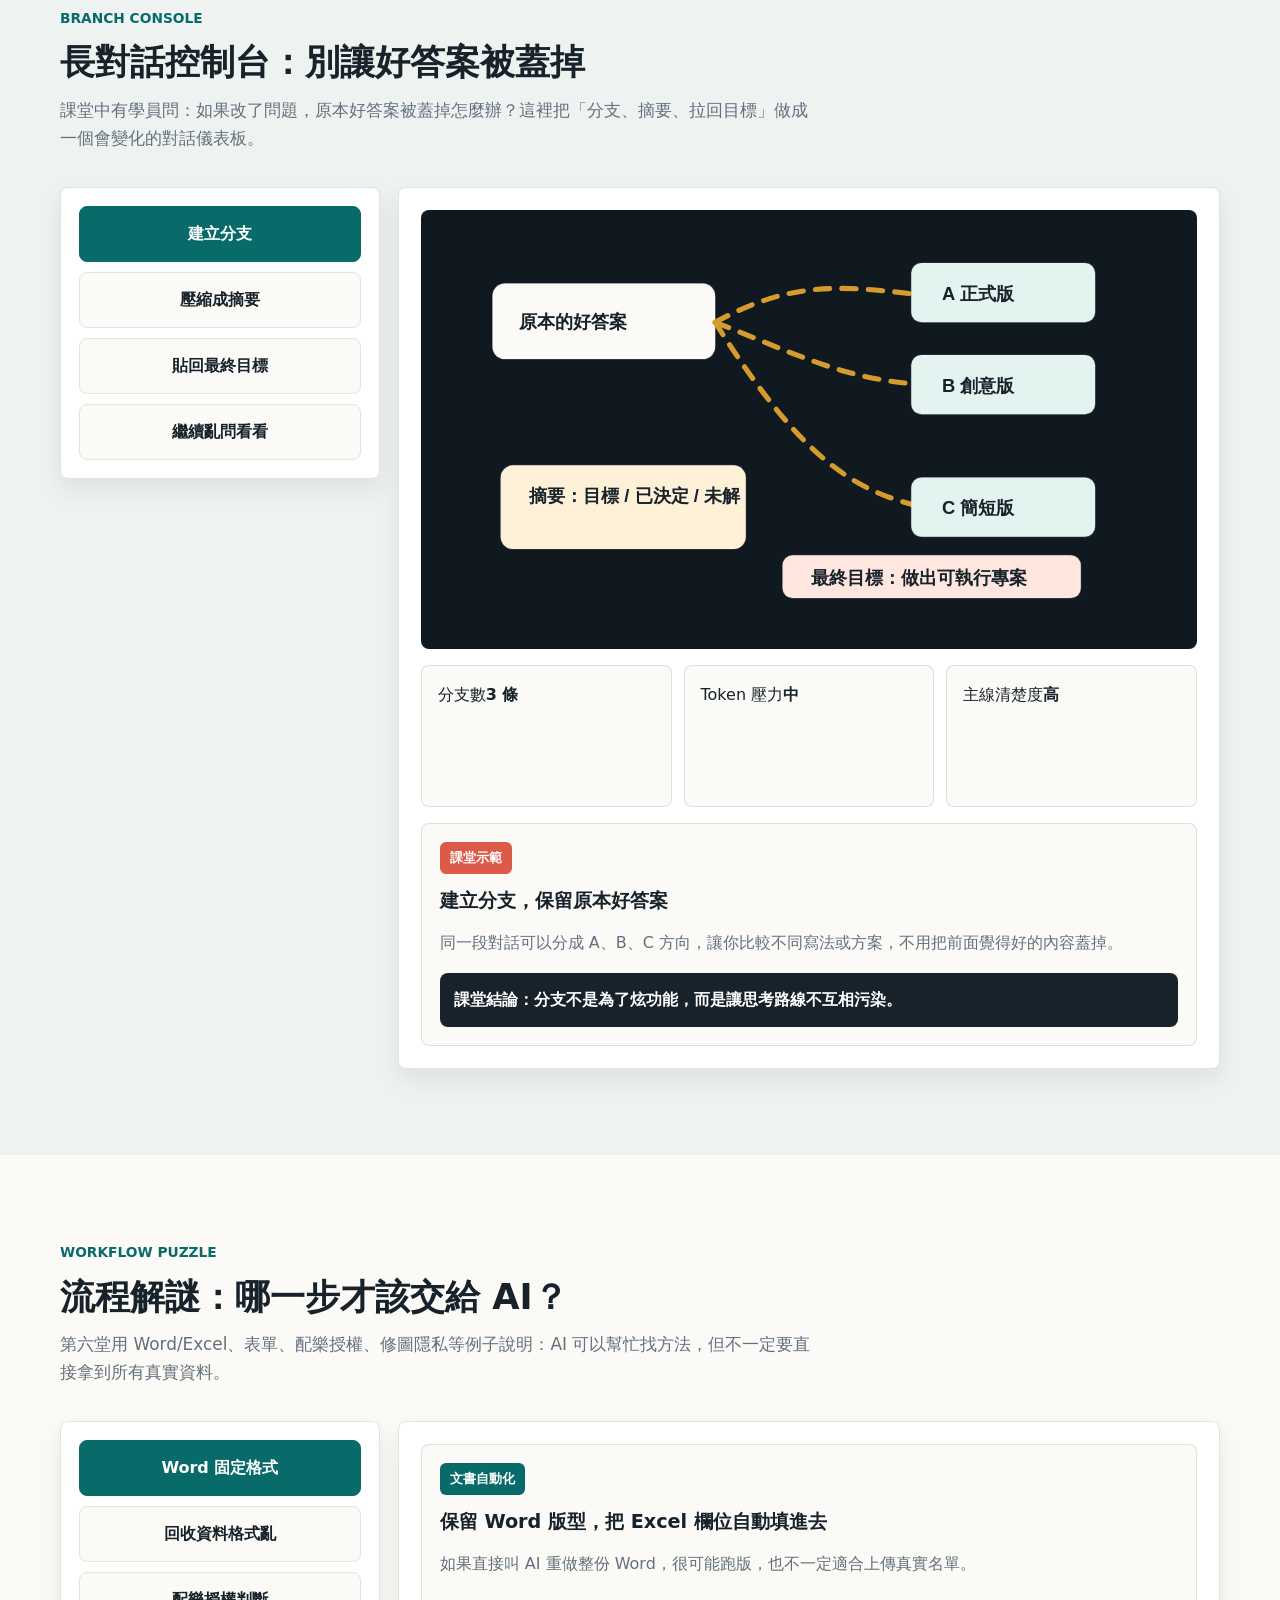
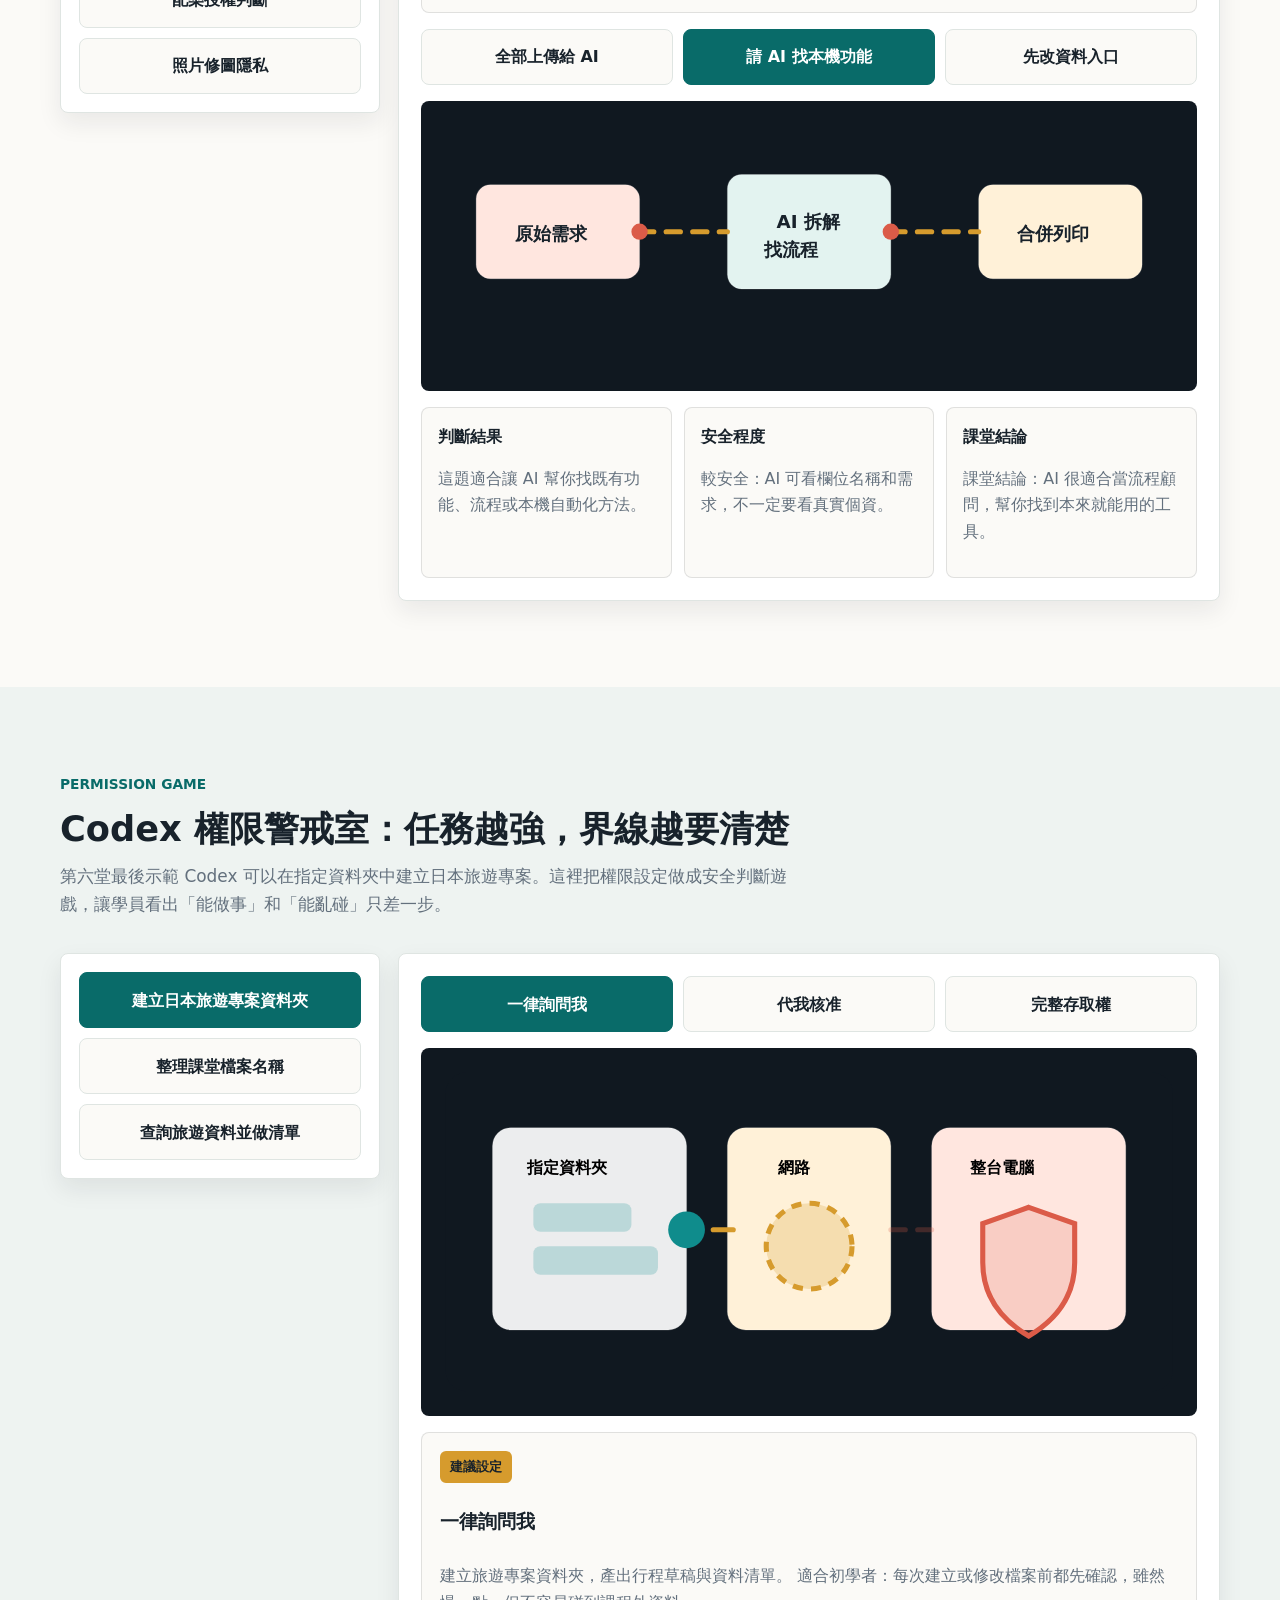
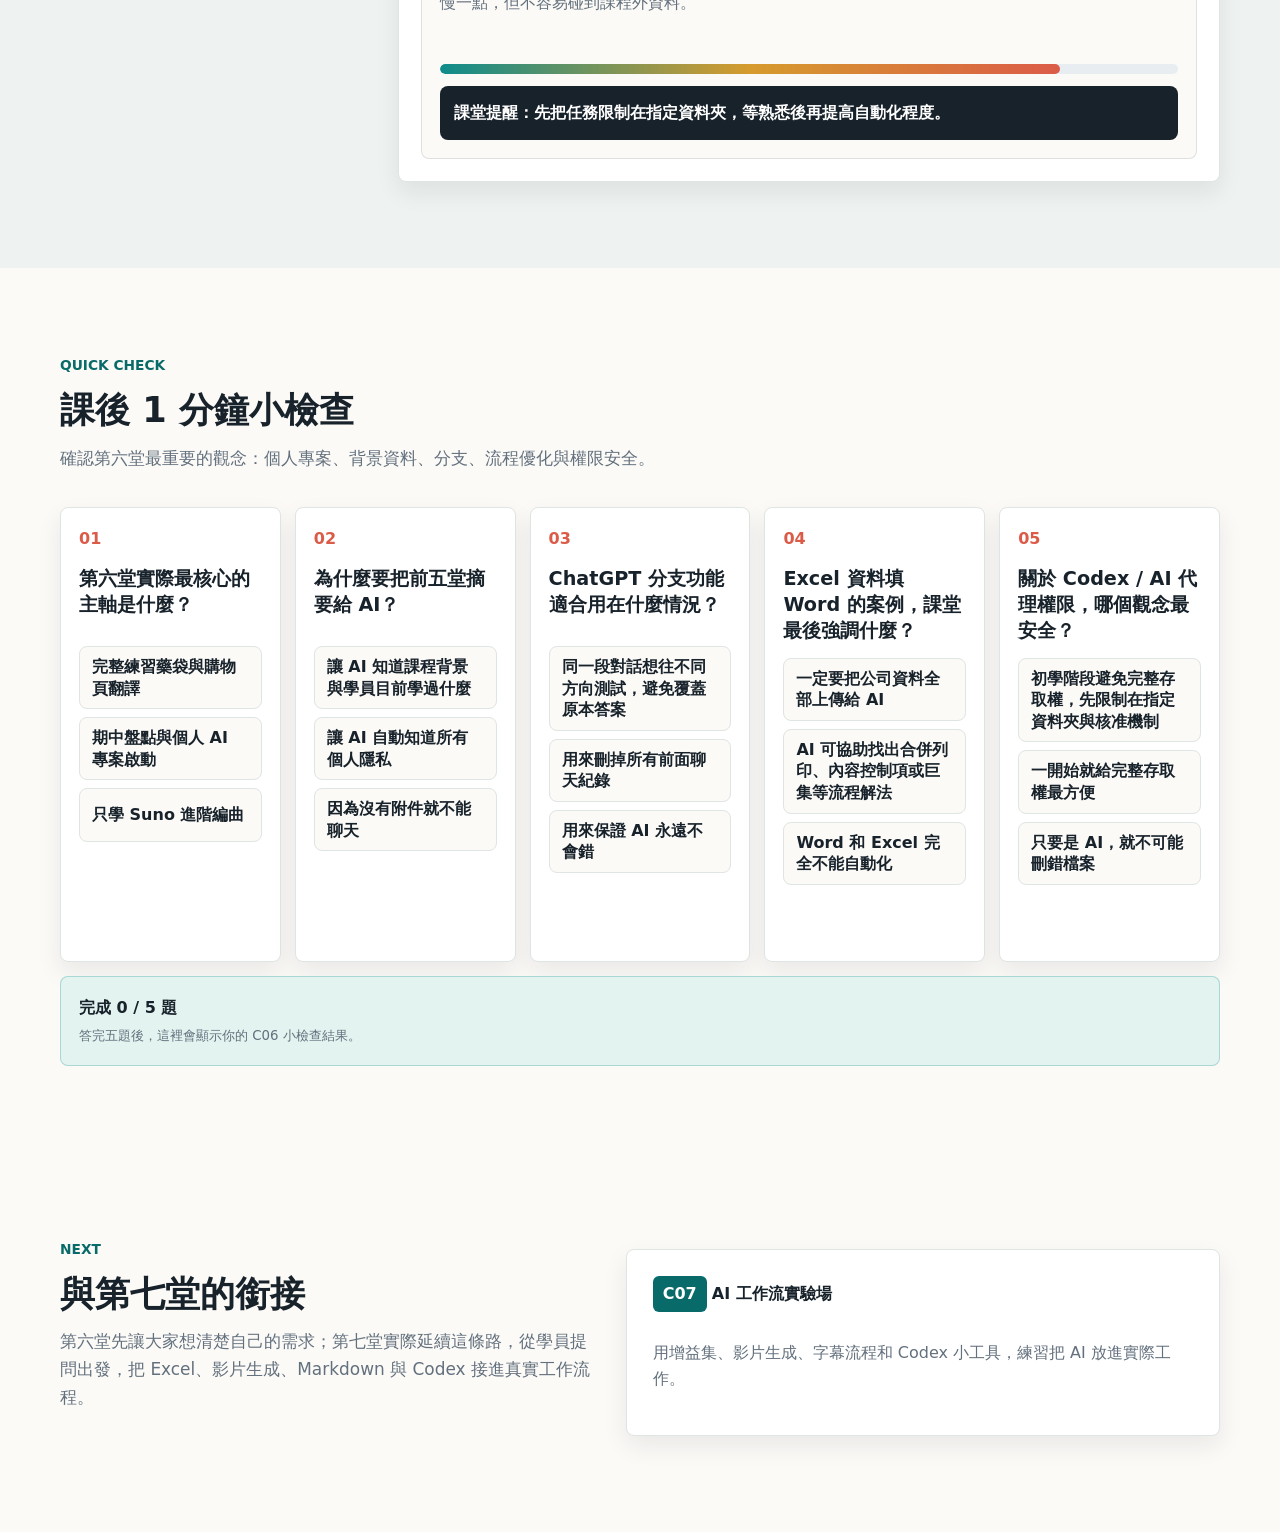
<file: courses/c06.html>
<!doctype html>
<html lang="zh-Hant">
  <head>
    <meta charset="utf-8">
    <meta name="viewport" content="width=device-width, initial-scale=1">
    <title>C06 第六堂課 | AI 入門應用班成果展</title>
    <meta
      name="description"
      content="第六堂課實際內容：期中需求盤點、個人 AI 專案啟動、長對話分支與 Token 管理、Word/Excel 流程優化與 Codex 權限安全預告。"
    >
    <link rel="icon" href="../assets/favicon.svg" type="image/svg+xml">
    <link rel="stylesheet" href="../assets/styles.css">
  </head>
  <body class="lesson-page">
    <svg aria-hidden="true" class="icon-sprite">
      <symbol id="icon-home" viewBox="0 0 24 24">
        <path d="M3 10.8 12 3l9 7.8v9.2a1 1 0 0 1-1 1h-5.2v-6.2H9.2V21H4a1 1 0 0 1-1-1z"/>
      </symbol>
      <symbol id="icon-course" viewBox="0 0 24 24">
        <path d="M5 4.8h10.5a3.5 3.5 0 0 1 3.5 3.5V20H8.5A3.5 3.5 0 0 1 5 16.5z"/>
        <path d="M8.5 4.8A3.5 3.5 0 0 0 5 8.3v8.2A3.5 3.5 0 0 1 8.5 13H19"/>
      </symbol>
      <symbol id="icon-gallery" viewBox="0 0 24 24">
        <rect x="4" y="5" width="16" height="14" rx="1"/>
        <path d="m7 16 3.2-3.4 2.4 2.3 2.8-3.8L19 16"/>
        <circle cx="9" cy="9" r="1.2"/>
      </symbol>
      <symbol id="icon-message" viewBox="0 0 24 24">
        <path d="M5 5h14v10H9l-4 4z"/>
        <path d="M8 9h8M8 12h5"/>
      </symbol>
      <symbol id="icon-info" viewBox="0 0 24 24">
        <circle cx="12" cy="12" r="8"/>
        <path d="M12 10v6M12 7.5h.01"/>
      </symbol>
      <symbol id="icon-arrow" viewBox="0 0 24 24">
        <path d="M19 12H5M11 6l-6 6 6 6"/>
      </symbol>
    </svg>

    <header class="site-header">
      <a class="brand" href="../index.html" aria-label="回到成果展首頁">
        <span class="brand-mark">AI</span>
        <span>
          <strong>婦女學苑 AI 成果展</strong>
          <small>C06 第六堂課</small>
        </span>
      </a>
      <nav class="desktop-nav" aria-label="主要導覽">
        <a href="../index.html#journey">十堂課</a>
        <a href="../index.html#outcomes">成果</a>
        <a href="../index.html#map">學習地圖</a>
        <a href="../index.html#message-wall">留言</a>
      </nav>
    </header>

    <main>
      <section class="lesson-hero c06-hero">
        <div class="lesson-hero-copy reveal">
          <a class="back-link" href="../index.html#journey">
            <svg><use href="#icon-arrow"></use></svg>
            回到十堂課旅程
          </a>
          <p class="eyebrow">C06 | 2026.06.09</p>
          <h1>期中專案啟動室：把模糊需求變成自己的 AI 專案</h1>
          <p>
            第六堂原本有翻譯練習素材，但實際課堂轉成期中盤點與專案啟動：回顧前五堂，讓學員把自己的工作、生活困擾和 AI 對話結合起來，並示範分支、Token、文書自動化與 Codex 代理的安全觀念。
          </p>
        </div>
        <figure class="c06-hero-console reveal" aria-label="第六堂課堂操作儀表板">
          <svg viewBox="0 0 680 470" role="img" aria-labelledby="c06-console-title c06-console-desc">
            <title id="c06-console-title">期中專案啟動儀表板</title>
            <desc id="c06-console-desc">示意第六堂從前五堂摘要、個人提示詞、長對話控制到權限安全的課堂流程。</desc>
            <rect class="console-shell" x="24" y="26" width="632" height="410" rx="22"></rect>
            <rect class="console-top" x="24" y="26" width="632" height="60" rx="22"></rect>
            <circle class="console-dot red" cx="58" cy="56" r="8"></circle>
            <circle class="console-dot yellow" cx="84" cy="56" r="8"></circle>
            <circle class="console-dot green" cx="110" cy="56" r="8"></circle>
            <text class="console-title" x="140" y="62">Midterm Project Control</text>
            <g class="console-file file-a">
              <rect x="70" y="128" width="150" height="96" rx="12"></rect>
              <text x="92" y="164">前五堂摘要</text>
              <text x="92" y="194">course.md</text>
            </g>
            <g class="console-file file-b">
              <rect x="70" y="262" width="150" height="96" rx="12"></rect>
              <text x="92" y="298">個人專案</text>
              <text x="92" y="328">prompt.md</text>
            </g>
            <path class="console-wire" d="M220 176 C294 176 290 150 360 150"></path>
            <path class="console-wire" d="M220 310 C294 310 290 292 360 292"></path>
            <rect class="console-ai" x="360" y="116" width="220" height="224" rx="18"></rect>
            <text class="console-ai-title" x="396" y="158">AI 追問中</text>
            <rect class="console-chat c1" x="398" y="186" width="130" height="28" rx="8"></rect>
            <rect class="console-chat c2" x="398" y="226" width="156" height="28" rx="8"></rect>
            <rect class="console-chat c3" x="398" y="266" width="114" height="28" rx="8"></rect>
            <g class="console-badge badge-branch">
              <rect x="300" y="364" width="94" height="42" rx="10"></rect>
              <text x="318" y="391">分支</text>
            </g>
            <g class="console-badge badge-token">
              <rect x="416" y="364" width="94" height="42" rx="10"></rect>
              <text x="434" y="391">摘要</text>
            </g>
            <g class="console-badge badge-safe">
              <rect x="532" y="364" width="94" height="42" rx="10"></rect>
              <text x="550" y="391">權限</text>
            </g>
          </svg>
        </figure>
      </section>

      <section class="content-section lesson-content">
        <div class="lesson-takeaway reveal">
          <span class="lesson-number">帶走一句話</span>
          <h2>學 AI 不是記住每個工具，而是遇到問題時，知道怎麼請 AI 幫你拆流程、找方法、做第一步。</h2>
        </div>

        <div class="c06-scan-grid reveal">
          <article class="scan-card">
            <span>01</span>
            <h2>先餵背景</h2>
            <p>把前五堂摘要當作 AI 的共同記憶，讓它知道學員已經學過提示詞、比較、NotebookLM、排班與音樂流程。</p>
            <div class="scan-meter"><i style="width: 72%"></i></div>
          </article>
          <article class="scan-card">
            <span>02</span>
            <h2>再追需求</h2>
            <p>不是請 AI 直接列一堆建議，而是要求它一題一題追問，把模糊困擾整理成可做的小專案。</p>
            <div class="scan-meter"><i style="width: 88%"></i></div>
          </article>
          <article class="scan-card">
            <span>03</span>
            <h2>最後守界線</h2>
            <p>Word/Excel、音樂授權、修圖與 Codex 都回到同一件事：資料能不能給？工具該怎麼限制？</p>
            <div class="scan-meter"><i style="width: 64%"></i></div>
          </article>
        </div>
        <div class="c06-reality-note reveal">
          <strong>和原教案的差異</strong>
          <p>翻譯實戰沒有正式進行；實際課堂更像一次「期中轉向會議」，把前半段能力收斂成個人專案、工作流程與安全判斷。</p>
        </div>
      </section>

      <section class="content-section surface">
        <div class="section-heading reveal">
          <p class="eyebrow">Data Machine</p>
          <h2>同一份課程摘要，推進成個人專案</h2>
          <p>第六堂不是再學一個新工具，而是把前五堂變成 AI 對話的背景資料，再用專案提示詞逼 AI 追問、整理、產出下一步。</p>
        </div>

        <figure class="c06-machine reveal" aria-label="課程摘要轉成個人專案的動畫機台">
          <svg viewBox="0 0 1040 430" role="img" aria-labelledby="machine-title machine-desc">
            <title id="machine-title">課程摘要資料機台</title>
            <desc id="machine-desc">前五堂摘要和個人提示詞進入 AI 引導機，產出問題、專案方向與第一步行動。</desc>
            <rect class="machine-bg" x="20" y="24" width="1000" height="382" rx="22"></rect>
            <path class="machine-track" d="M96 320 H918"></path>
            <g class="machine-doc doc-course">
              <rect x="86" y="96" width="156" height="210" rx="12"></rect>
              <text x="118" y="144">前五堂</text>
              <text x="118" y="174">摘要.md</text>
              <line x1="116" y1="214" x2="210" y2="214"></line>
              <line x1="116" y1="244" x2="194" y2="244"></line>
            </g>
            <g class="machine-doc doc-prompt">
              <rect x="272" y="96" width="156" height="210" rx="12"></rect>
              <text x="304" y="144">專案</text>
              <text x="304" y="174">提示詞.md</text>
              <line x1="302" y1="214" x2="396" y2="214"></line>
              <line x1="302" y1="244" x2="380" y2="244"></line>
            </g>
            <g class="machine-core">
              <rect x="470" y="78" width="220" height="250" rx="22"></rect>
              <circle cx="580" cy="174" r="54"></circle>
              <text x="540" y="168">AI</text>
              <text x="524" y="202">追問器</text>
              <path class="gear-ring" d="M580 112 A62 62 0 1 1 579 112"></path>
            </g>
            <g class="machine-output out-question">
              <rect x="742" y="76" width="190" height="68" rx="12"></rect>
              <text x="776" y="118">先問一題</text>
            </g>
            <g class="machine-output out-project">
              <rect x="742" y="178" width="190" height="68" rx="12"></rect>
              <text x="770" y="220">專案方向</text>
            </g>
            <g class="machine-output out-next">
              <rect x="742" y="280" width="190" height="68" rx="12"></rect>
              <text x="770" y="322">第一步行動</text>
            </g>
            <path class="machine-signal s1" d="M242 176 C300 176 338 176 470 176"></path>
            <path class="machine-signal s2" d="M428 220 C452 220 452 220 470 220"></path>
            <path class="machine-signal s3" d="M690 176 C716 130 718 110 742 110"></path>
            <path class="machine-signal s4" d="M690 206 C716 206 718 212 742 212"></path>
            <path class="machine-signal s5" d="M690 236 C716 282 718 314 742 314"></path>
          </svg>
        </figure>
      </section>

      <section class="content-section">
        <div class="section-heading reveal">
          <p class="eyebrow">Need Clinic</p>
          <h2>需求診間小遊戲：把一句抱怨轉成 AI 專案</h2>
          <p>第六堂最像「幫自己的需求看診」。點一個困擾，再選要補給 AI 的資訊，系統會判斷這個專案是不是已經可以開始。</p>
        </div>

        <div class="need-game reveal" data-need-game>
          <div class="need-case-list" aria-label="選擇需求案例">
            <button type="button" class="is-selected" data-need-case="schedule">每月排班一直重排</button>
            <button type="button" data-need-case="document">Excel 資料要填進 Word</button>
            <button type="button" data-need-case="community">活動通知反覆重寫</button>
            <button type="button" data-need-case="travel">旅遊資料太分散</button>
          </div>
          <article class="need-clinic" aria-live="polite">
            <div class="clinic-screen">
              <div class="clinic-header">
                <span data-need-tag>工作流程</span>
                <strong data-need-score>專案成熟度 40%</strong>
              </div>
              <div class="clinic-progress" aria-hidden="true"><i data-need-meter style="width: 40%"></i></div>
              <div class="clinic-dialog">
                <p class="user-bubble" data-need-pain>每月要排很多人的班，規則複雜，臨時請假時還要重新檢查。</p>
                <p class="ai-bubble" data-need-question>AI 會先問：你最怕出錯的是人力不足、休假衝突，還是班距限制？</p>
              </div>
            </div>
            <div class="need-chips" aria-label="選擇要補充給 AI 的資訊">
              <button type="button" data-need-chip="role">我的角色</button>
              <button type="button" data-need-chip="rules">限制規則</button>
              <button type="button" data-need-chip="sample">範例資料</button>
              <button type="button" data-need-chip="privacy">隱私界線</button>
            </div>
            <div class="clinic-result">
              <div>
                <strong>目前 AI 能做</strong>
                <p data-need-can>先把排班規則拆成檢查清單，列出它還缺哪些條件。</p>
              </div>
              <div>
                <strong>下一步產出</strong>
                <p data-need-output>排班規則檢查表、請假情境判斷流程、可重複使用的排班小助手。</p>
              </div>
              <div>
                <strong>課堂結論</strong>
                <p data-need-lesson>需求越具體，AI 越能追問；資料越敏感，越要先去識別化。</p>
              </div>
            </div>
          </article>
        </div>
      </section>

      <section class="content-section surface">
        <div class="section-heading reveal">
          <p class="eyebrow">Branch Console</p>
          <h2>長對話控制台：別讓好答案被蓋掉</h2>
          <p>課堂中有學員問：如果改了問題，原本好答案被蓋掉怎麼辦？這裡把「分支、摘要、拉回目標」做成一個會變化的對話儀表板。</p>
        </div>

        <div class="branch-game reveal" data-branch-game>
          <div class="branch-controls" aria-label="選擇長對話操作">
            <button type="button" class="is-selected" data-branch-action="branch">建立分支</button>
            <button type="button" data-branch-action="summary">壓縮成摘要</button>
            <button type="button" data-branch-action="goal">貼回最終目標</button>
            <button type="button" data-branch-action="drift">繼續亂問看看</button>
          </div>
          <article class="branch-console" aria-live="polite">
            <div class="branch-screen" data-branch-screen data-mode="branch">
              <svg viewBox="0 0 760 430" role="img" aria-labelledby="branch-title branch-desc">
                <title id="branch-title">長對話分支控制台</title>
                <desc id="branch-desc">模擬分支、摘要與目標提醒對長對話的影響。</desc>
                <rect class="branch-bg" x="20" y="20" width="720" height="390" rx="20"></rect>
                <rect class="branch-thread root-thread" x="70" y="72" width="218" height="74" rx="12"></rect>
                <text class="branch-svg-text" x="96" y="116">原本的好答案</text>
                <path class="branch-svg-line line-a" d="M288 110 C360 70 410 74 480 82"></path>
                <path class="branch-svg-line line-b" d="M288 110 C360 138 410 164 480 170"></path>
                <path class="branch-svg-line line-c" d="M288 110 C360 224 410 270 480 288"></path>
                <rect class="branch-thread branch-a" x="480" y="52" width="180" height="58" rx="10"></rect>
                <rect class="branch-thread branch-b" x="480" y="142" width="180" height="58" rx="10"></rect>
                <rect class="branch-thread branch-c" x="480" y="262" width="180" height="58" rx="10"></rect>
                <text class="branch-svg-text" x="510" y="88">A 正式版</text>
                <text class="branch-svg-text" x="510" y="178">B 創意版</text>
                <text class="branch-svg-text" x="510" y="298">C 簡短版</text>
                <rect class="branch-summary" x="78" y="250" width="240" height="82" rx="12"></rect>
                <text class="branch-svg-text summary-text" x="106" y="286">摘要：目標 / 已決定 / 未解</text>
                <rect class="branch-goal" x="354" y="338" width="292" height="42" rx="10"></rect>
                <text class="branch-svg-text goal-text" x="382" y="366">最終目標：做出可執行專案</text>
              </svg>
            </div>
            <div class="branch-status">
              <div><span>分支數</span><strong data-branch-count>3 條</strong></div>
              <div><span>Token 壓力</span><strong data-branch-token>中</strong></div>
              <div><span>主線清楚度</span><strong data-branch-clarity>高</strong></div>
            </div>
            <div class="branch-copy">
              <span data-branch-tag>課堂示範</span>
              <h3 data-branch-title>建立分支，保留原本好答案</h3>
              <p data-branch-desc>同一段對話可以分成 A、B、C 方向，讓你比較不同寫法或方案，不用把前面覺得好的內容蓋掉。</p>
              <strong data-branch-lesson>課堂結論：分支不是為了炫功能，而是讓思考路線不互相污染。</strong>
            </div>
          </article>
        </div>
      </section>

      <section class="content-section">
        <div class="section-heading reveal">
          <p class="eyebrow">Workflow Puzzle</p>
          <h2>流程解謎：哪一步才該交給 AI？</h2>
          <p>第六堂用 Word/Excel、表單、配樂授權、修圖隱私等例子說明：AI 可以幫忙找方法，但不一定要直接拿到所有真實資料。</p>
        </div>

        <div class="flow-game reveal" data-flow-game>
          <div class="flow-case-strip" aria-label="選擇流程案例">
            <button type="button" class="is-selected" data-flow-case="docx">Word 固定格式</button>
            <button type="button" data-flow-case="form">回收資料格式亂</button>
            <button type="button" data-flow-case="music">配樂授權判斷</button>
            <button type="button" data-flow-case="photo">照片修圖隱私</button>
          </div>
          <article class="flow-board" aria-live="polite">
            <div class="flow-problem">
              <span data-flow-tag>文書自動化</span>
              <h3 data-flow-title>保留 Word 版型，把 Excel 欄位自動填進去</h3>
              <p data-flow-problem>如果直接叫 AI 重做整份 Word，很可能跑版，也不一定適合上傳真實名單。</p>
            </div>
            <div class="flow-options" aria-label="選擇解法">
              <button type="button" data-flow-choice="upload">全部上傳給 AI</button>
              <button type="button" class="is-selected" data-flow-choice="local">請 AI 找本機功能</button>
              <button type="button" data-flow-choice="input">先改資料入口</button>
            </div>
            <div class="flow-visual" data-flow-visual data-choice="local">
              <svg viewBox="0 0 760 280" role="img" aria-labelledby="flow-title flow-desc">
                <title id="flow-title">流程解謎動畫</title>
                <desc id="flow-desc">示意原始需求、AI 拆解和較安全的本機流程。</desc>
                <rect class="flow-node raw" x="54" y="80" width="160" height="92" rx="14"></rect>
                <text x="92" y="134">原始需求</text>
                <rect class="flow-node ai" x="300" y="70" width="160" height="112" rx="14"></rect>
                <text x="348" y="122">AI 拆解</text>
                <text x="336" y="150">找流程</text>
                <rect class="flow-node answer" x="546" y="80" width="160" height="92" rx="14"></rect>
                <text x="584" y="134" data-flow-svg-label>合併列印</text>
                <path class="flow-path" d="M214 126 H300"></path>
                <path class="flow-path" d="M460 126 H546"></path>
                <circle class="flow-pulse p1" cx="214" cy="126" r="8"></circle>
                <circle class="flow-pulse p2" cx="460" cy="126" r="8"></circle>
              </svg>
            </div>
            <div class="flow-result">
              <div>
                <strong>判斷結果</strong>
                <p data-flow-result>這題適合讓 AI 幫你找到 Word/Excel 既有功能，例如合併列印、內容控制項或 VBA。</p>
              </div>
              <div>
                <strong>安全程度</strong>
                <p data-flow-safe>較安全：AI 可看欄位名稱和需求，不一定要看真實個資。</p>
              </div>
              <div>
                <strong>課堂結論</strong>
                <p data-flow-lesson>不要只問「AI 能不能幫我做」，要問「哪一段流程最值得讓 AI 協助」。</p>
              </div>
            </div>
          </article>
        </div>
      </section>

      <section class="content-section surface">
        <div class="section-heading reveal">
          <p class="eyebrow">Permission Game</p>
          <h2>Codex 權限警戒室：任務越強，界線越要清楚</h2>
          <p>第六堂最後示範 Codex 可以在指定資料夾中建立日本旅遊專案。這裡把權限設定做成安全判斷遊戲，讓學員看出「能做事」和「能亂碰」只差一步。</p>
        </div>

        <div class="agent-game reveal" data-agent-game>
          <div class="agent-missions" aria-label="選擇 Codex 任務">
            <button type="button" class="is-selected" data-agent-mission="travel">建立日本旅遊專案資料夾</button>
            <button type="button" data-agent-mission="rename">整理課堂檔案名稱</button>
            <button type="button" data-agent-mission="web">查詢旅遊資料並做清單</button>
          </div>
          <article class="agent-arena" aria-live="polite">
            <div class="agent-permissions" aria-label="選擇權限設定">
              <button type="button" class="is-selected" data-agent-permission="ask">一律詢問我</button>
              <button type="button" data-agent-permission="auto">代我核准</button>
              <button type="button" data-agent-permission="full">完整存取權</button>
            </div>
            <div class="agent-visual" data-agent-visual data-risk="safe">
              <svg viewBox="0 0 760 360" role="img" aria-labelledby="agent-title-svg agent-desc-svg">
                <title id="agent-title-svg">Codex 權限警戒室</title>
                <desc id="agent-desc-svg">示意 Codex 在指定資料夾、網路與整台電腦之間的權限界線。</desc>
                <rect class="agent-room" x="24" y="24" width="712" height="312" rx="20"></rect>
                <rect class="agent-zone folder-zone" x="70" y="78" width="190" height="198" rx="18"></rect>
                <text class="agent-svg-text" x="104" y="122">指定資料夾</text>
                <rect class="agent-file" x="110" y="152" width="96" height="28" rx="7"></rect>
                <rect class="agent-file" x="110" y="194" width="122" height="28" rx="7"></rect>
                <rect class="agent-zone web-zone" x="300" y="78" width="160" height="198" rx="18"></rect>
                <text class="agent-svg-text" x="350" y="122">網路</text>
                <circle class="agent-web" cx="380" cy="194" r="42"></circle>
                <rect class="agent-zone mac-zone" x="500" y="78" width="190" height="198" rx="18"></rect>
                <text class="agent-svg-text" x="538" y="122">整台電腦</text>
                <path class="agent-shield" d="M595 156 640 172v38c0 34-18 56-45 72-27-16-45-38-45-72v-38z"></path>
                <path class="agent-route" d="M260 178 C306 178 320 178 300 178"></path>
                <path class="agent-route risky-route" d="M460 178 C498 178 500 178 500 178"></path>
                <circle class="agent-bot" cx="260" cy="178" r="18"></circle>
              </svg>
            </div>
            <div class="agent-report">
              <span data-agent-tag>建議設定</span>
              <h3 data-agent-title>一律詢問我</h3>
              <p data-agent-desc>適合初學者：建立資料夾與檔案前都先確認，雖然慢一點，但不容易碰到課程外資料。</p>
              <div class="agent-risk-meter"><i data-agent-meter style="width: 84%"></i></div>
              <strong data-agent-lesson>課堂提醒：先把任務限制在指定資料夾，等熟悉後再提高自動化程度。</strong>
            </div>
          </article>
        </div>
      </section>

      <section class="content-section">
        <div class="section-heading reveal">
          <p class="eyebrow">Quick Check</p>
          <h2>課後 1 分鐘小檢查</h2>
          <p>確認第六堂最重要的觀念：個人專案、背景資料、分支、流程優化與權限安全。</p>
        </div>
        <div class="quiz-panel reveal" data-quiz data-quiz-name="C06">
          <article class="quiz-card" data-quiz-question>
            <span>01</span>
            <h3>第六堂實際最核心的主軸是什麼？</h3>
            <button type="button" data-correct="false">完整練習藥袋與購物頁翻譯</button>
            <button type="button" data-correct="true">期中盤點與個人 AI 專案啟動</button>
            <button type="button" data-correct="false">只學 Suno 進階編曲</button>
            <p class="quiz-feedback"></p>
          </article>
          <article class="quiz-card" data-quiz-question>
            <span>02</span>
            <h3>為什麼要把前五堂摘要給 AI？</h3>
            <button type="button" data-correct="true">讓 AI 知道課程背景與學員目前學過什麼</button>
            <button type="button" data-correct="false">讓 AI 自動知道所有個人隱私</button>
            <button type="button" data-correct="false">因為沒有附件就不能聊天</button>
            <p class="quiz-feedback"></p>
          </article>
          <article class="quiz-card" data-quiz-question>
            <span>03</span>
            <h3>ChatGPT 分支功能適合用在什麼情況？</h3>
            <button type="button" data-correct="true">同一段對話想往不同方向測試，避免覆蓋原本答案</button>
            <button type="button" data-correct="false">用來刪掉所有前面聊天紀錄</button>
            <button type="button" data-correct="false">用來保證 AI 永遠不會錯</button>
            <p class="quiz-feedback"></p>
          </article>
          <article class="quiz-card" data-quiz-question>
            <span>04</span>
            <h3>Excel 資料填 Word 的案例，課堂最後強調什麼？</h3>
            <button type="button" data-correct="false">一定要把公司資料全部上傳給 AI</button>
            <button type="button" data-correct="true">AI 可協助找出合併列印、內容控制項或巨集等流程解法</button>
            <button type="button" data-correct="false">Word 和 Excel 完全不能自動化</button>
            <p class="quiz-feedback"></p>
          </article>
          <article class="quiz-card" data-quiz-question>
            <span>05</span>
            <h3>關於 Codex / AI 代理權限，哪個觀念最安全？</h3>
            <button type="button" data-correct="true">初學階段避免完整存取權，先限制在指定資料夾與核准機制</button>
            <button type="button" data-correct="false">一開始就給完整存取權最方便</button>
            <button type="button" data-correct="false">只要是 AI，就不可能刪錯檔案</button>
            <p class="quiz-feedback"></p>
          </article>
          <div class="quiz-result" aria-live="polite">
            <strong>完成 0 / 5 題</strong>
            <small>答完五題後，這裡會顯示你的 C06 小檢查結果。</small>
          </div>
        </div>
      </section>

      <section class="content-section split next-lesson">
        <div class="section-heading reveal">
          <p class="eyebrow">Next</p>
          <h2>與第七堂的銜接</h2>
          <p>
            第六堂先讓大家想清楚自己的需求；第七堂實際延續這條路，從學員提問出發，把 Excel、影片生成、Markdown 與 Codex 接進真實工作流程。
          </p>
        </div>
        <a class="next-card reveal" href="c07.html">
          <span>C07</span>
          <strong>AI 工作流實驗場</strong>
          <p>用增益集、影片生成、字幕流程和 Codex 小工具，練習把 AI 放進實際工作。</p>
        </a>
      </section>
    </main>

    <nav class="mobile-bottom-nav" aria-label="手機導覽">
      <a href="../index.html" aria-label="首頁">
        <svg><use href="#icon-home"></use></svg>
        <span>首頁</span>
      </a>
      <a href="../index.html#journey" aria-label="課程">
        <svg><use href="#icon-course"></use></svg>
        <span>課程</span>
      </a>
      <a href="../index.html#outcomes" aria-label="成果">
        <svg><use href="#icon-gallery"></use></svg>
        <span>成果</span>
      </a>
      <a href="../index.html#message-wall" aria-label="留言">
        <svg><use href="#icon-message"></use></svg>
        <span>留言</span>
      </a>
      <a href="../index.html#about" aria-label="關於">
        <svg><use href="#icon-info"></use></svg>
        <span>關於</span>
      </a>
    </nav>

    <script src="../assets/app.js"></script>
  </body>
</html>
</file>
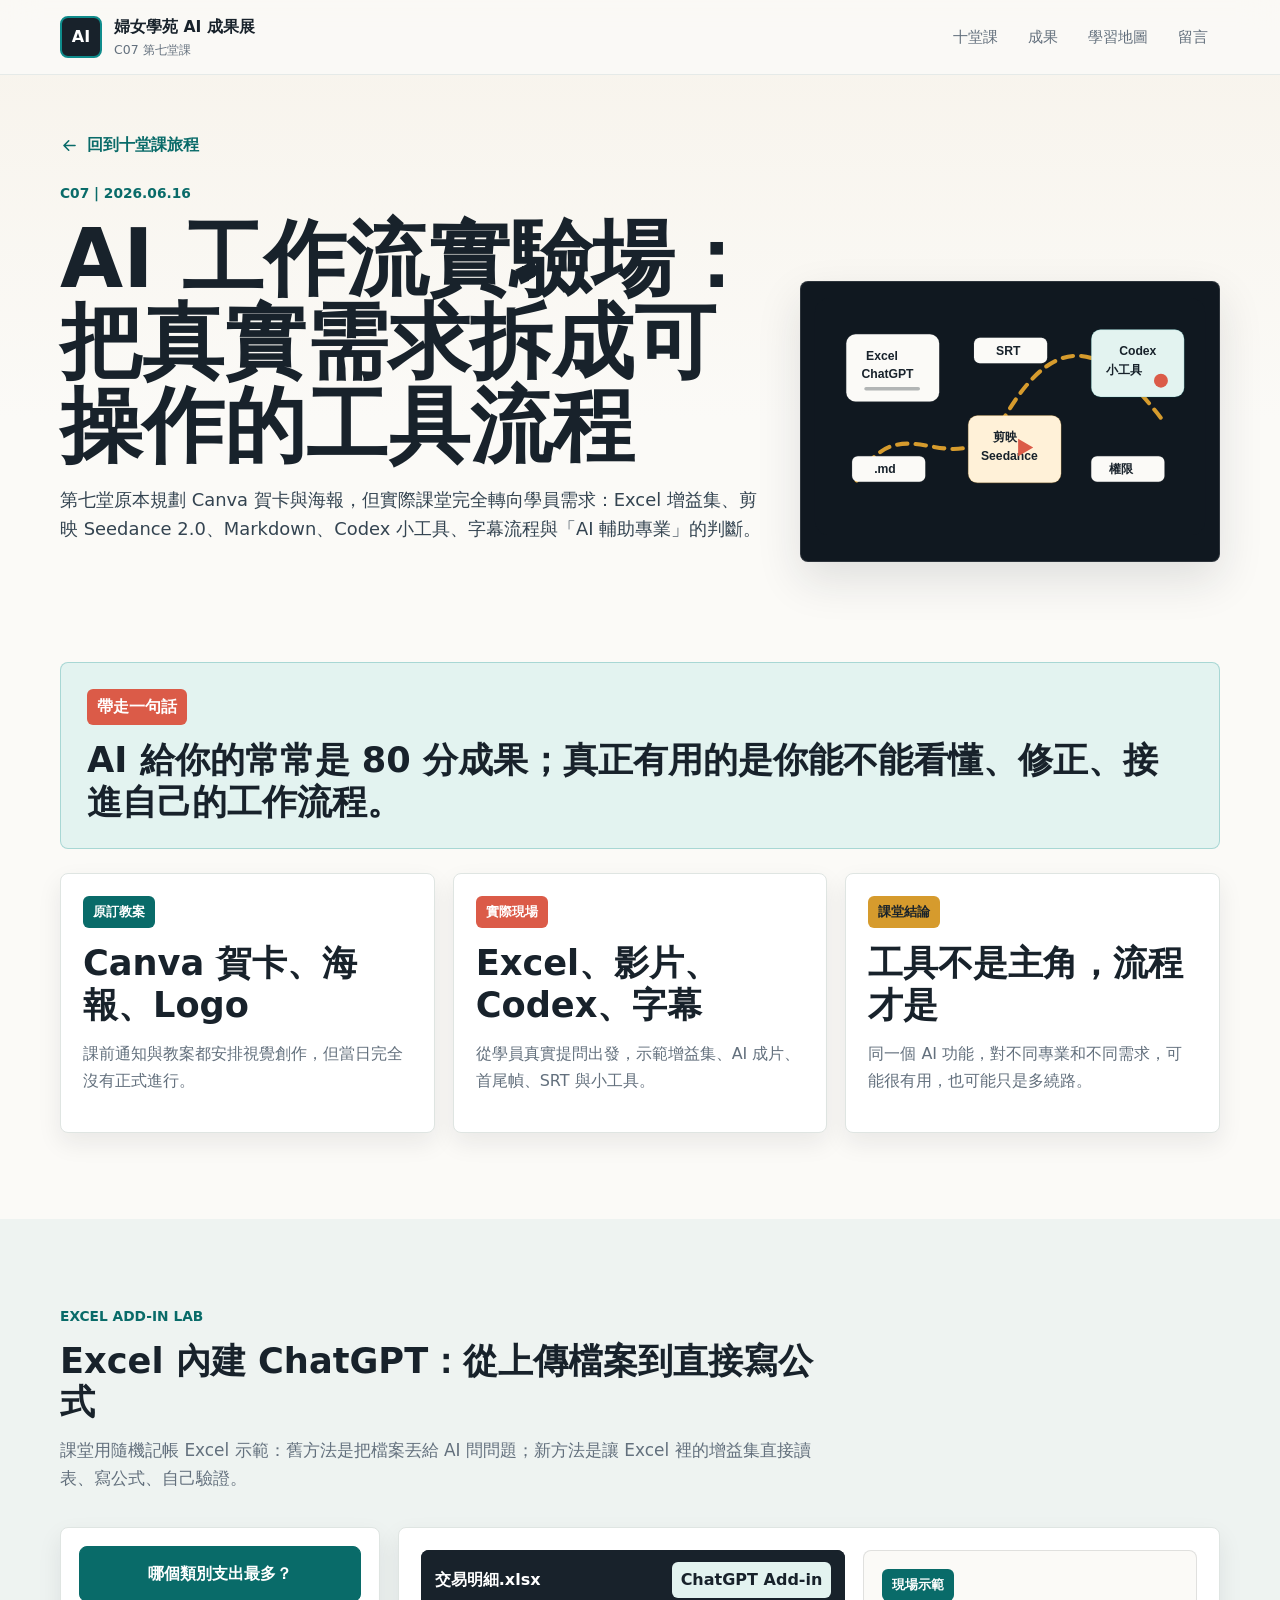
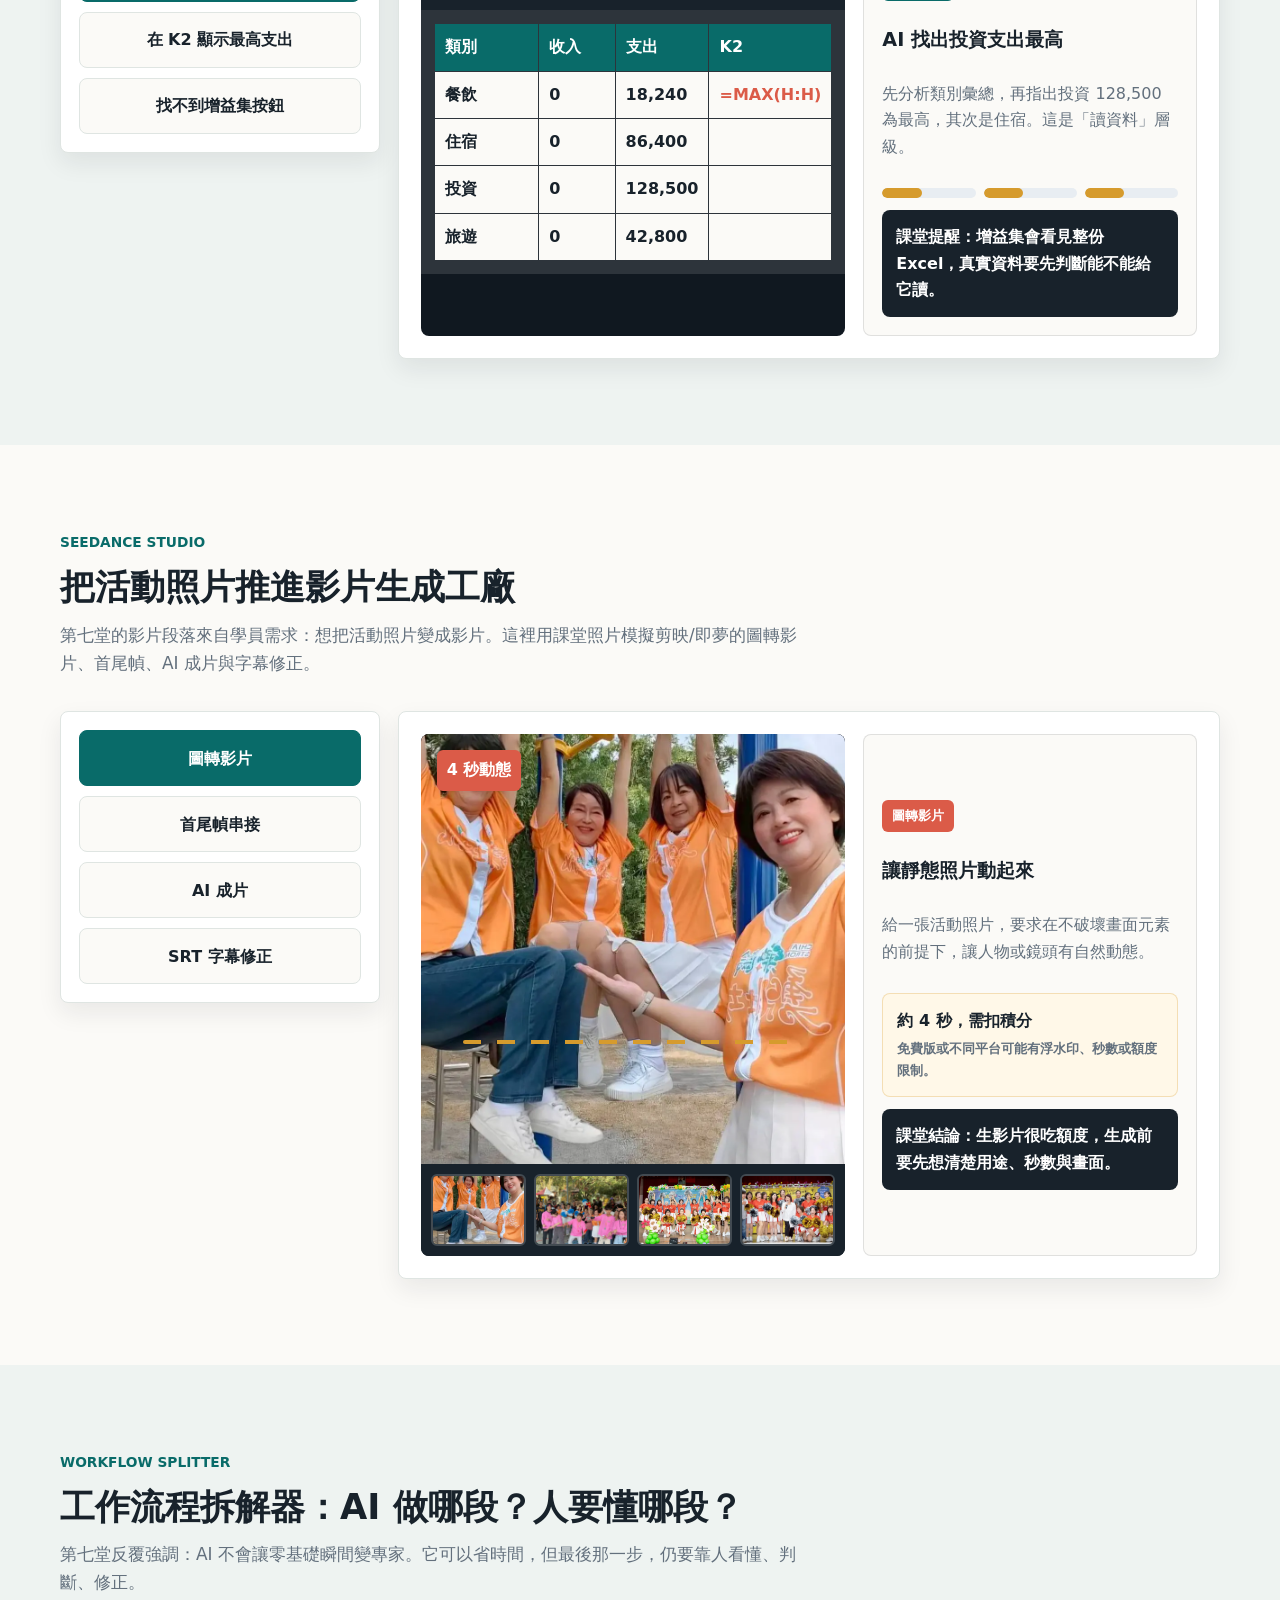
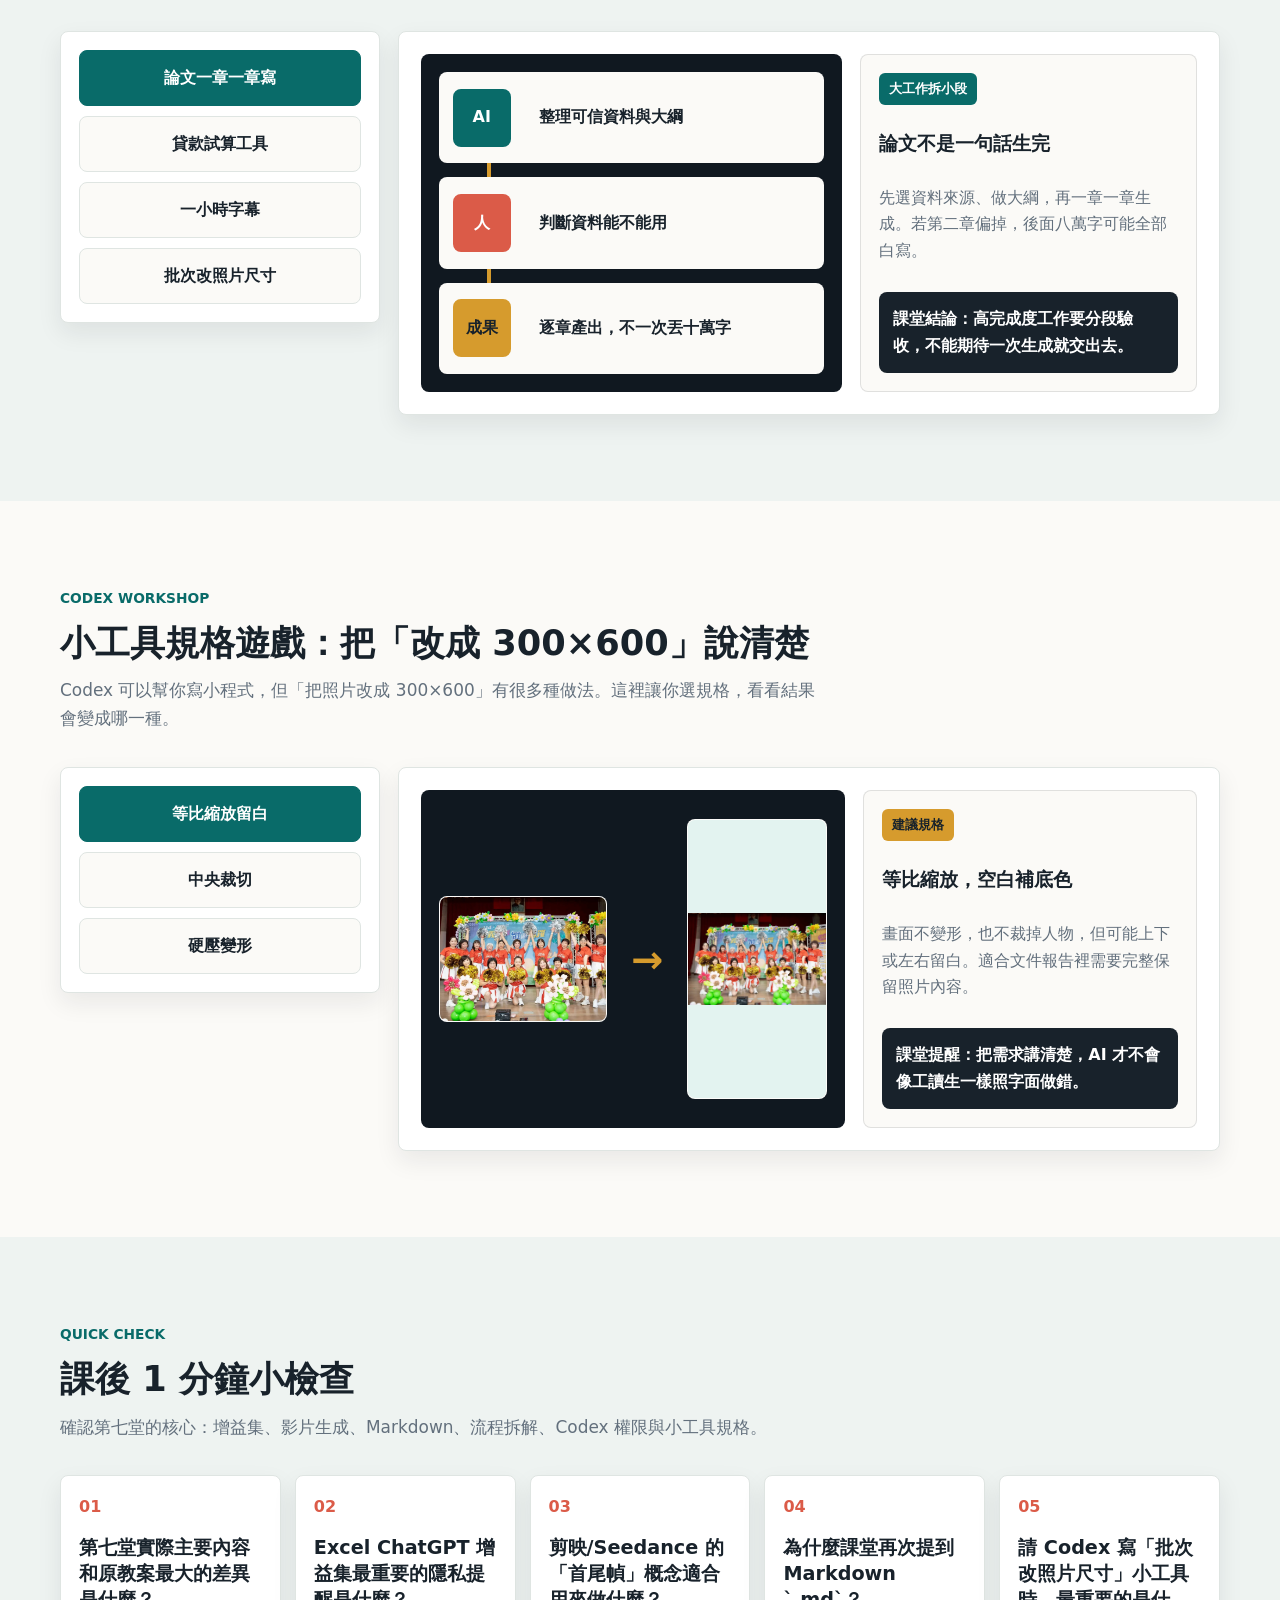
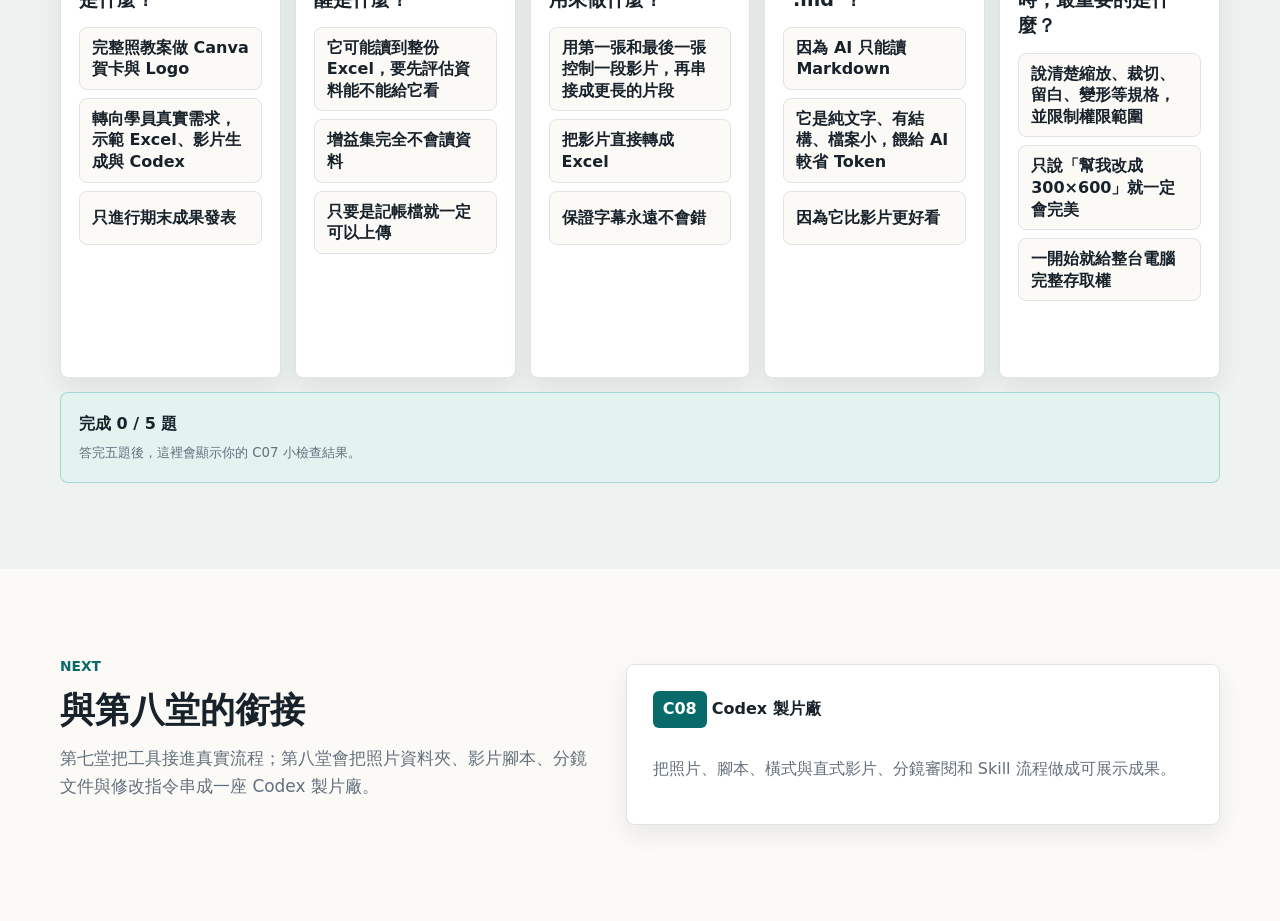
<file: courses/c07.html>
<!doctype html>
<html lang="zh-Hant">
  <head>
    <meta charset="utf-8">
    <meta name="viewport" content="width=device-width, initial-scale=1">
    <title>C07 第七堂課 | AI 入門應用班成果展</title>
    <meta
      name="description"
      content="第七堂課實際內容：Excel/PowerPoint ChatGPT 增益集、剪映 Seedance 2.0 影片生成、Markdown、Codex 小工具、字幕與工作流程拆解。"
    >
    <link rel="icon" href="../assets/favicon.svg" type="image/svg+xml">
    <link rel="stylesheet" href="../assets/styles.css">
  </head>
  <body class="lesson-page">
    <svg aria-hidden="true" class="icon-sprite">
      <symbol id="icon-home" viewBox="0 0 24 24">
        <path d="M3 10.8 12 3l9 7.8v9.2a1 1 0 0 1-1 1h-5.2v-6.2H9.2V21H4a1 1 0 0 1-1-1z"/>
      </symbol>
      <symbol id="icon-course" viewBox="0 0 24 24">
        <path d="M5 4.8h10.5a3.5 3.5 0 0 1 3.5 3.5V20H8.5A3.5 3.5 0 0 1 5 16.5z"/>
        <path d="M8.5 4.8A3.5 3.5 0 0 0 5 8.3v8.2A3.5 3.5 0 0 1 8.5 13H19"/>
      </symbol>
      <symbol id="icon-gallery" viewBox="0 0 24 24">
        <rect x="4" y="5" width="16" height="14" rx="1"/>
        <path d="m7 16 3.2-3.4 2.4 2.3 2.8-3.8L19 16"/>
        <circle cx="9" cy="9" r="1.2"/>
      </symbol>
      <symbol id="icon-message" viewBox="0 0 24 24">
        <path d="M5 5h14v10H9l-4 4z"/>
        <path d="M8 9h8M8 12h5"/>
      </symbol>
      <symbol id="icon-info" viewBox="0 0 24 24">
        <circle cx="12" cy="12" r="8"/>
        <path d="M12 10v6M12 7.5h.01"/>
      </symbol>
      <symbol id="icon-arrow" viewBox="0 0 24 24">
        <path d="M19 12H5M11 6l-6 6 6 6"/>
      </symbol>
    </svg>

    <header class="site-header">
      <a class="brand" href="../index.html" aria-label="回到成果展首頁">
        <span class="brand-mark">AI</span>
        <span>
          <strong>婦女學苑 AI 成果展</strong>
          <small>C07 第七堂課</small>
        </span>
      </a>
      <nav class="desktop-nav" aria-label="主要導覽">
        <a href="../index.html#journey">十堂課</a>
        <a href="../index.html#outcomes">成果</a>
        <a href="../index.html#map">學習地圖</a>
        <a href="../index.html#message-wall">留言</a>
      </nav>
    </header>

    <main>
      <section class="lesson-hero c07-hero">
        <div class="lesson-hero-copy reveal">
          <a class="back-link" href="../index.html#journey">
            <svg><use href="#icon-arrow"></use></svg>
            回到十堂課旅程
          </a>
          <p class="eyebrow">C07 | 2026.06.16</p>
          <h1>AI 工作流實驗場：把真實需求拆成可操作的工具流程</h1>
          <p>
            第七堂原本規劃 Canva 賀卡與海報，但實際課堂完全轉向學員需求：Excel 增益集、剪映 Seedance 2.0、Markdown、Codex 小工具、字幕流程與「AI 輔助專業」的判斷。
          </p>
        </div>
        <figure class="c07-hero-lab reveal" aria-label="第七堂工作流實驗場示意">
          <svg viewBox="0 0 720 480" role="img" aria-labelledby="c07-hero-title c07-hero-desc">
            <title id="c07-hero-title">第七堂工作流實驗場</title>
            <desc id="c07-hero-desc">Excel、影片生成與 Codex 三個實作現場匯入同一條工作流程。</desc>
            <rect class="lab-shell" x="24" y="28" width="672" height="408" rx="24"></rect>
            <path class="lab-flow-path" d="M96 342 C178 194 266 372 356 224 S526 110 626 242"></path>
            <g class="lab-station station-excel">
              <rect x="78" y="90" width="160" height="116" rx="16"></rect>
              <text x="112" y="134">Excel</text>
              <text x="104" y="166">ChatGPT</text>
              <path d="M112 184 H202"></path>
            </g>
            <g class="lab-station station-video">
              <rect x="288" y="230" width="160" height="116" rx="16"></rect>
              <text x="330" y="274">剪映</text>
              <text x="310" y="306">Seedance</text>
              <polygon points="400,285 374,270 374,300"></polygon>
            </g>
            <g class="lab-station station-code">
              <rect x="500" y="82" width="160" height="116" rx="16"></rect>
              <text x="548" y="126">Codex</text>
              <text x="526" y="158">小工具</text>
              <circle cx="620" cy="170" r="12"></circle>
            </g>
            <g class="lab-chip chip-md">
              <rect x="88" y="300" width="126" height="44" rx="10"></rect>
              <text x="126" y="329">.md</text>
            </g>
            <g class="lab-chip chip-srt">
              <rect x="298" y="96" width="126" height="44" rx="10"></rect>
              <text x="336" y="125">SRT</text>
            </g>
            <g class="lab-chip chip-safe">
              <rect x="500" y="300" width="126" height="44" rx="10"></rect>
              <text x="530" y="329">權限</text>
            </g>
          </svg>
        </figure>
      </section>

      <section class="content-section lesson-content">
        <div class="lesson-takeaway reveal">
          <span class="lesson-number">帶走一句話</span>
          <h2>AI 給你的常常是 80 分成果；真正有用的是你能不能看懂、修正、接進自己的工作流程。</h2>
        </div>

        <div class="c07-reality-grid reveal">
          <article>
            <span>原訂教案</span>
            <h2>Canva 賀卡、海報、Logo</h2>
            <p>課前通知與教案都安排視覺創作，但當日完全沒有正式進行。</p>
          </article>
          <article>
            <span>實際現場</span>
            <h2>Excel、影片、Codex、字幕</h2>
            <p>從學員真實提問出發，示範增益集、AI 成片、首尾幀、SRT 與小工具。</p>
          </article>
          <article>
            <span>課堂結論</span>
            <h2>工具不是主角，流程才是</h2>
            <p>同一個 AI 功能，對不同專業和不同需求，可能很有用，也可能只是多繞路。</p>
          </article>
        </div>
      </section>

      <section class="content-section surface">
        <div class="section-heading reveal">
          <p class="eyebrow">Excel Add-in Lab</p>
          <h2>Excel 內建 ChatGPT：從上傳檔案到直接寫公式</h2>
          <p>課堂用隨機記帳 Excel 示範：舊方法是把檔案丟給 AI 問問題；新方法是讓 Excel 裡的增益集直接讀表、寫公式、自己驗證。</p>
        </div>

        <div class="excel-lab reveal" data-excel-lab>
          <div class="excel-questions" aria-label="選擇 Excel 增益集任務">
            <button type="button" class="is-selected" data-excel-task="top">哪個類別支出最多？</button>
            <button type="button" data-excel-task="formula">在 K2 顯示最高支出</button>
            <button type="button" data-excel-task="addin">找不到增益集按鈕</button>
          </div>
          <article class="excel-workbench" aria-live="polite">
            <div class="sheet-sim">
              <div class="sheet-toolbar">
                <span>交易明細.xlsx</span>
                <strong>ChatGPT Add-in</strong>
              </div>
              <div class="sheet-grid">
                <span>類別</span><span>收入</span><span>支出</span><span>K2</span>
                <span>餐飲</span><span>0</span><span>18,240</span><span data-excel-cell>=MAX(H:H)</span>
                <span>住宿</span><span>0</span><span>86,400</span><span></span>
                <span>投資</span><span>0</span><span>128,500</span><span></span>
                <span>旅遊</span><span>0</span><span>42,800</span><span></span>
              </div>
            </div>
            <div class="addin-panel">
              <span data-excel-tag>現場示範</span>
              <h3 data-excel-title>AI 找出投資支出最高</h3>
              <p data-excel-desc>先分析類別彙總，再指出投資 128,500 為最高，其次是住宿。這是「讀資料」層級。</p>
              <div class="formula-steps" data-excel-steps>
                <i></i><i></i><i></i>
              </div>
              <strong data-excel-lesson>課堂提醒：增益集會看見整份 Excel，真實資料要先判斷能不能給它讀。</strong>
            </div>
          </article>
        </div>
      </section>

      <section class="content-section">
        <div class="section-heading reveal">
          <p class="eyebrow">Seedance Studio</p>
          <h2>把活動照片推進影片生成工廠</h2>
          <p>第七堂的影片段落來自學員需求：想把活動照片變成影片。這裡用課堂照片模擬剪映/即夢的圖轉影片、首尾幀、AI 成片與字幕修正。</p>
        </div>

        <div class="video-factory reveal" data-video-factory>
          <div class="video-mode-list" aria-label="選擇影片生成模式">
            <button type="button" class="is-selected" data-video-mode="image">圖轉影片</button>
            <button type="button" data-video-mode="frame">首尾幀串接</button>
            <button type="button" data-video-mode="movie">AI 成片</button>
            <button type="button" data-video-mode="srt">SRT 字幕修正</button>
          </div>
          <article class="video-console" aria-live="polite">
            <div class="video-preview">
              <div class="preview-stage" data-video-stage>
                <img src="../assets/course07/frame-01.webp" alt="課堂示範用活動照片" data-video-image>
                <div class="motion-path"></div>
                <span data-video-badge>4 秒動態</span>
              </div>
              <div class="frame-strip">
                <img src="../assets/course07/frame-01.webp" alt="活動照片縮圖 1">
                <img src="../assets/course07/frame-02.webp" alt="活動照片縮圖 2">
                <img src="../assets/course07/frame-03.webp" alt="活動照片縮圖 3">
                <img src="../assets/course07/frame-04.webp" alt="活動照片縮圖 4">
              </div>
            </div>
            <div class="video-plan">
              <span data-video-tag>圖轉影片</span>
              <h3 data-video-title>讓靜態照片動起來</h3>
              <p data-video-desc>給一張活動照片，要求在不破壞畫面元素的前提下，讓人物或鏡頭有自然動態。</p>
              <div class="video-cost">
                <strong data-video-cost>約 4 秒，需扣積分</strong>
                <small data-video-note>免費版或不同平台可能有浮水印、秒數或額度限制。</small>
              </div>
              <strong data-video-lesson>課堂結論：生影片很吃額度，生成前要先想清楚用途、秒數與畫面。</strong>
            </div>
          </article>
        </div>
      </section>

      <section class="content-section surface">
        <div class="section-heading reveal">
          <p class="eyebrow">Workflow Splitter</p>
          <h2>工作流程拆解器：AI 做哪段？人要懂哪段？</h2>
          <p>第七堂反覆強調：AI 不會讓零基礎瞬間變專家。它可以省時間，但最後那一步，仍要靠人看懂、判斷、修正。</p>
        </div>

        <div class="splitter-lab reveal" data-splitter-lab>
          <div class="splitter-tabs" aria-label="選擇工作流程案例">
            <button type="button" class="is-selected" data-splitter-case="paper">論文一章一章寫</button>
            <button type="button" data-splitter-case="loan">貸款試算工具</button>
            <button type="button" data-splitter-case="subtitles">一小時字幕</button>
            <button type="button" data-splitter-case="resize">批次改照片尺寸</button>
          </div>
          <article class="splitter-board" aria-live="polite">
            <div class="splitter-rail">
              <div class="split-step is-ai"><span>AI</span><strong data-split-ai>整理可信資料與大綱</strong></div>
              <div class="split-step is-human"><span>人</span><strong data-split-human>判斷資料能不能用</strong></div>
              <div class="split-step is-output"><span>成果</span><strong data-split-output>逐章產出，不一次丟十萬字</strong></div>
            </div>
            <div class="splitter-copy">
              <span data-split-tag>大工作拆小段</span>
              <h3 data-split-title>論文不是一句話生完</h3>
              <p data-split-desc>先選資料來源、做大綱，再一章一章生成。若第二章偏掉，後面八萬字可能全部白寫。</p>
              <strong data-split-lesson>課堂結論：高完成度工作要分段驗收，不能期待一次生成就交出去。</strong>
            </div>
          </article>
        </div>
      </section>

      <section class="content-section">
        <div class="section-heading reveal">
          <p class="eyebrow">Codex Workshop</p>
          <h2>小工具規格遊戲：把「改成 300×600」說清楚</h2>
          <p>Codex 可以幫你寫小程式，但「把照片改成 300×600」有很多種做法。這裡讓你選規格，看看結果會變成哪一種。</p>
        </div>

        <div class="codex-tool-lab reveal" data-codex-tool>
          <div class="codex-specs" aria-label="選擇圖片處理規格">
            <button type="button" class="is-selected" data-codex-spec="fit">等比縮放留白</button>
            <button type="button" data-codex-spec="crop">中央裁切</button>
            <button type="button" data-codex-spec="stretch">硬壓變形</button>
          </div>
          <article class="codex-tool-stage" aria-live="polite">
            <div class="resize-demo" data-resize-mode="fit">
              <div class="source-photo"><img src="../assets/course07/frame-03.webp" alt="活動團體照片示意"></div>
              <div class="resize-arrow">→</div>
              <div class="target-frame"><img src="../assets/course07/frame-03.webp" alt="被轉成指定比例的照片示意"></div>
            </div>
            <div class="codex-tool-copy">
              <span data-codex-tag>建議規格</span>
              <h3 data-codex-title>等比縮放，空白補底色</h3>
              <p data-codex-desc>畫面不變形，也不裁掉人物，但可能上下或左右留白。適合文件報告裡需要完整保留照片內容。</p>
              <strong data-codex-lesson>課堂提醒：把需求講清楚，AI 才不會像工讀生一樣照字面做錯。</strong>
            </div>
          </article>
        </div>
      </section>

      <section class="content-section surface">
        <div class="section-heading reveal">
          <p class="eyebrow">Quick Check</p>
          <h2>課後 1 分鐘小檢查</h2>
          <p>確認第七堂的核心：增益集、影片生成、Markdown、流程拆解、Codex 權限與小工具規格。</p>
        </div>
        <div class="quiz-panel reveal" data-quiz data-quiz-name="C07">
          <article class="quiz-card" data-quiz-question>
            <span>01</span>
            <h3>第七堂實際主要內容和原教案最大的差異是什麼？</h3>
            <button type="button" data-correct="false">完整照教案做 Canva 賀卡與 Logo</button>
            <button type="button" data-correct="true">轉向學員真實需求，示範 Excel、影片生成與 Codex</button>
            <button type="button" data-correct="false">只進行期末成果發表</button>
            <p class="quiz-feedback"></p>
          </article>
          <article class="quiz-card" data-quiz-question>
            <span>02</span>
            <h3>Excel ChatGPT 增益集最重要的隱私提醒是什麼？</h3>
            <button type="button" data-correct="true">它可能讀到整份 Excel，要先評估資料能不能給它看</button>
            <button type="button" data-correct="false">增益集完全不會讀資料</button>
            <button type="button" data-correct="false">只要是記帳檔就一定可以上傳</button>
            <p class="quiz-feedback"></p>
          </article>
          <article class="quiz-card" data-quiz-question>
            <span>03</span>
            <h3>剪映/Seedance 的「首尾幀」概念適合用來做什麼？</h3>
            <button type="button" data-correct="true">用第一張和最後一張控制一段影片，再串接成更長的片段</button>
            <button type="button" data-correct="false">把影片直接轉成 Excel</button>
            <button type="button" data-correct="false">保證字幕永遠不會錯</button>
            <p class="quiz-feedback"></p>
          </article>
          <article class="quiz-card" data-quiz-question>
            <span>04</span>
            <h3>為什麼課堂再次提到 Markdown `.md`？</h3>
            <button type="button" data-correct="false">因為 AI 只能讀 Markdown</button>
            <button type="button" data-correct="true">它是純文字、有結構、檔案小，餵給 AI 較省 Token</button>
            <button type="button" data-correct="false">因為它比影片更好看</button>
            <p class="quiz-feedback"></p>
          </article>
          <article class="quiz-card" data-quiz-question>
            <span>05</span>
            <h3>請 Codex 寫「批次改照片尺寸」小工具時，最重要的是什麼？</h3>
            <button type="button" data-correct="true">說清楚縮放、裁切、留白、變形等規格，並限制權限範圍</button>
            <button type="button" data-correct="false">只說「幫我改成 300×600」就一定會完美</button>
            <button type="button" data-correct="false">一開始就給整台電腦完整存取權</button>
            <p class="quiz-feedback"></p>
          </article>
          <div class="quiz-result" aria-live="polite">
            <strong>完成 0 / 5 題</strong>
            <small>答完五題後，這裡會顯示你的 C07 小檢查結果。</small>
          </div>
        </div>
      </section>

      <section class="content-section split next-lesson">
        <div class="section-heading reveal">
          <p class="eyebrow">Next</p>
          <h2>與第八堂的銜接</h2>
          <p>
            第七堂把工具接進真實流程；第八堂會把照片資料夾、影片腳本、分鏡文件與修改指令串成一座 Codex 製片廠。
          </p>
        </div>
        <a class="next-card reveal" href="c08.html">
          <span>C08</span>
          <strong>Codex 製片廠</strong>
          <p>把照片、腳本、橫式與直式影片、分鏡審閱和 Skill 流程做成可展示成果。</p>
        </a>
      </section>
    </main>

    <nav class="mobile-bottom-nav" aria-label="手機導覽">
      <a href="../index.html" aria-label="首頁">
        <svg><use href="#icon-home"></use></svg>
        <span>首頁</span>
      </a>
      <a href="../index.html#journey" aria-label="課程">
        <svg><use href="#icon-course"></use></svg>
        <span>課程</span>
      </a>
      <a href="../index.html#outcomes" aria-label="成果">
        <svg><use href="#icon-gallery"></use></svg>
        <span>成果</span>
      </a>
      <a href="../index.html#message-wall" aria-label="留言">
        <svg><use href="#icon-message"></use></svg>
        <span>留言</span>
      </a>
      <a href="../index.html#about" aria-label="關於">
        <svg><use href="#icon-info"></use></svg>
        <span>關於</span>
      </a>
    </nav>

    <script src="../assets/app.js"></script>
  </body>
</html>
</file>
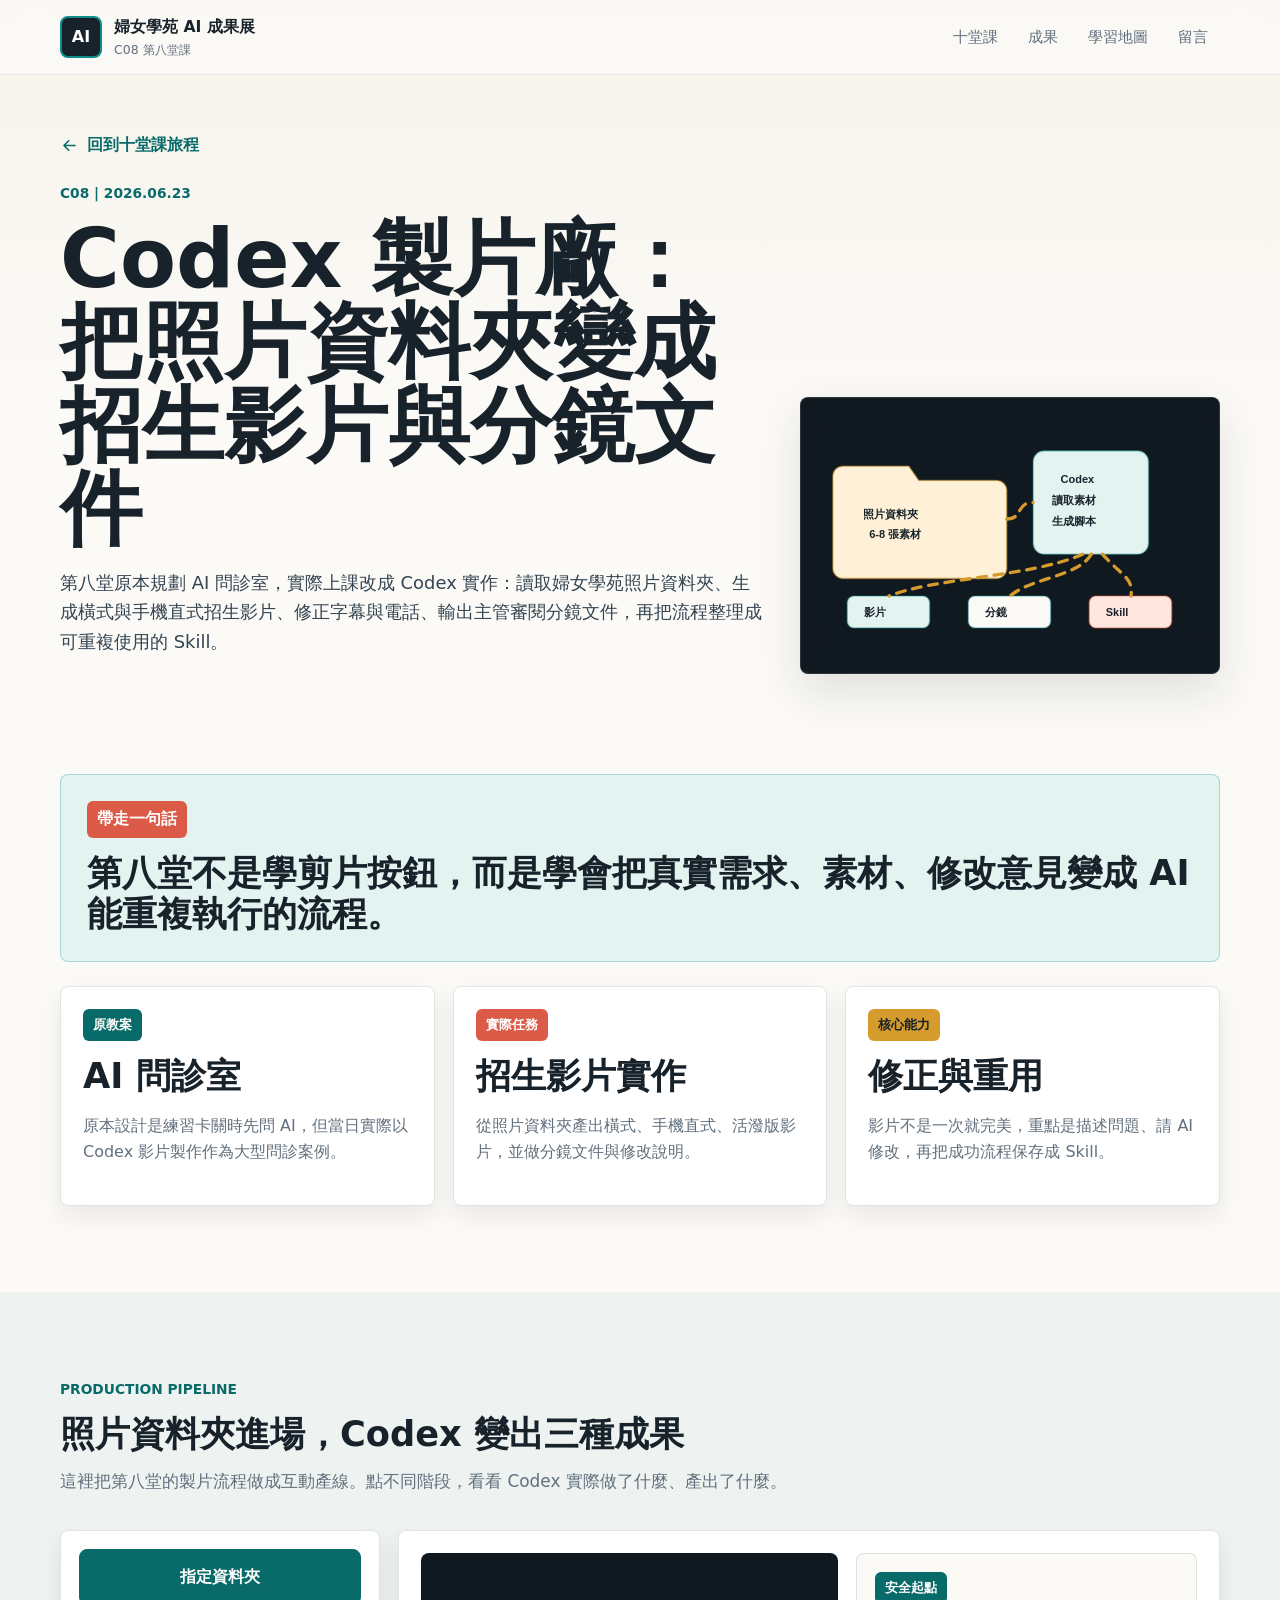
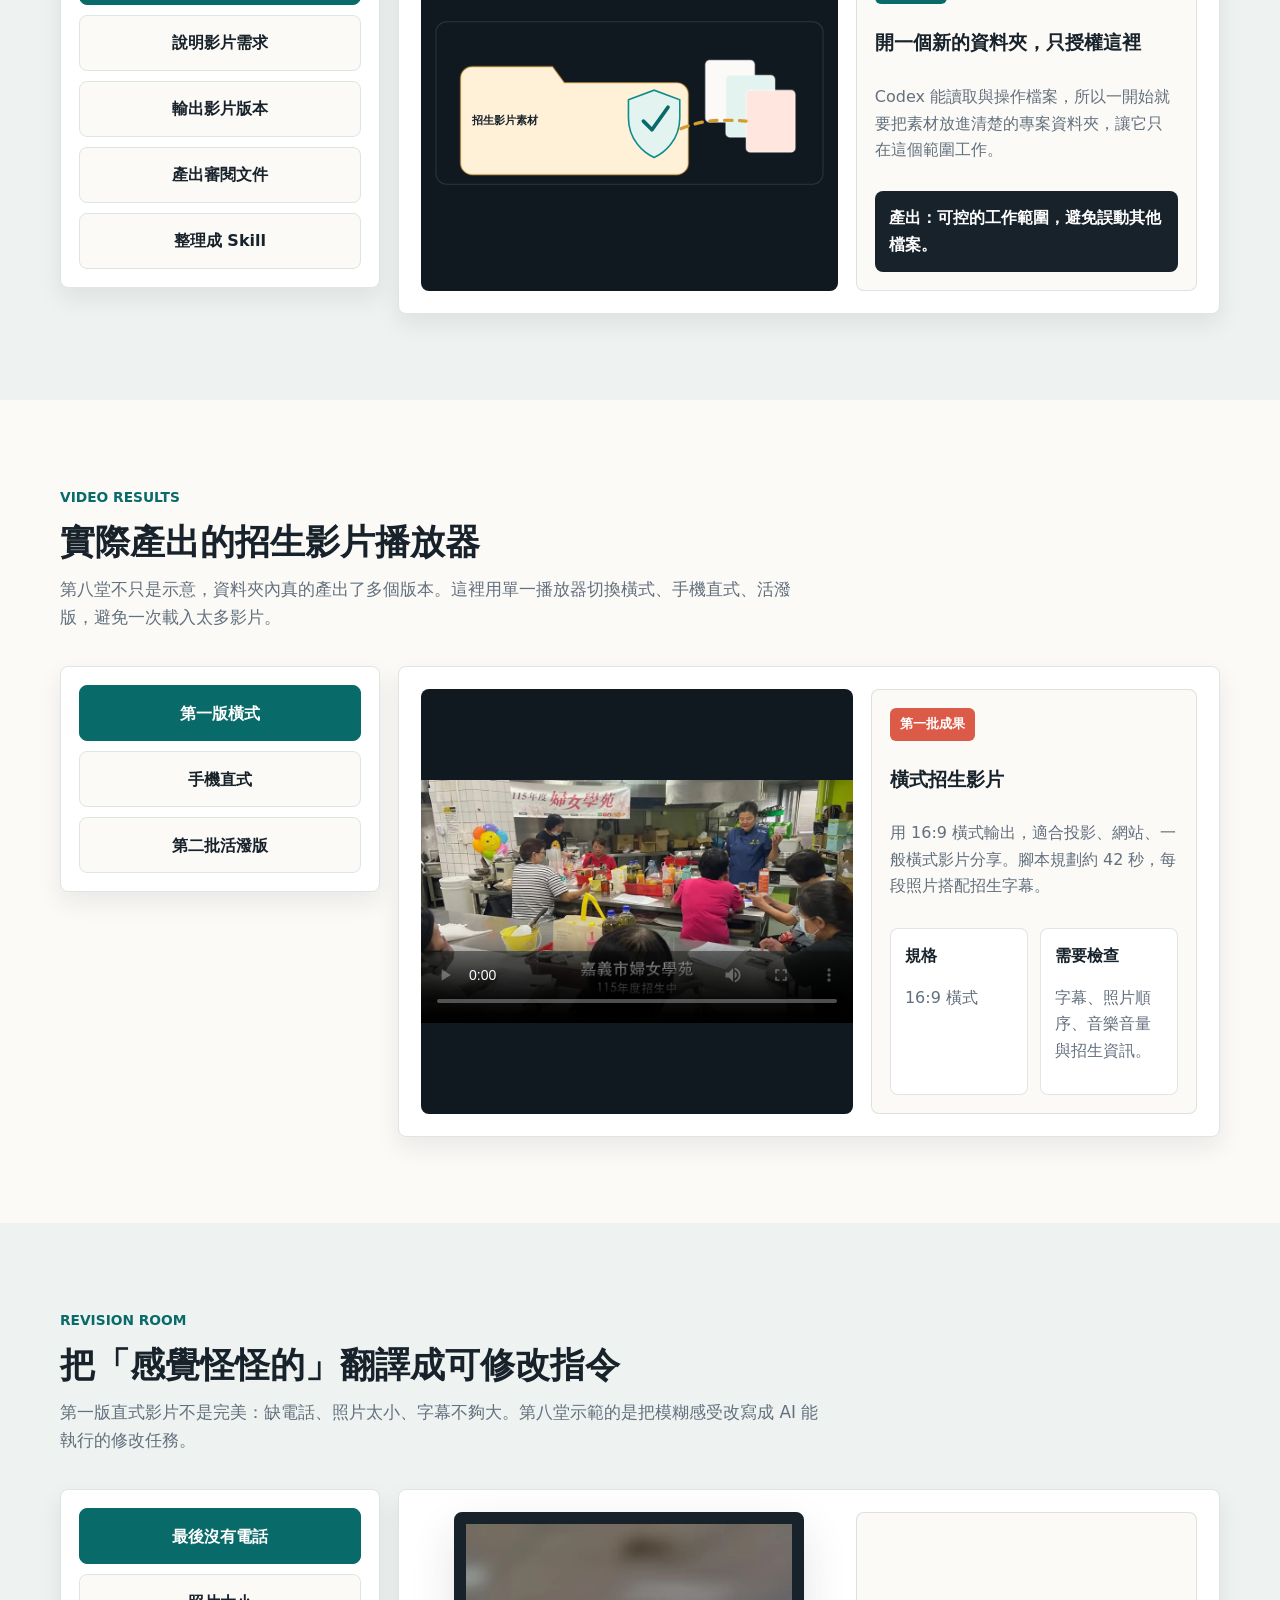
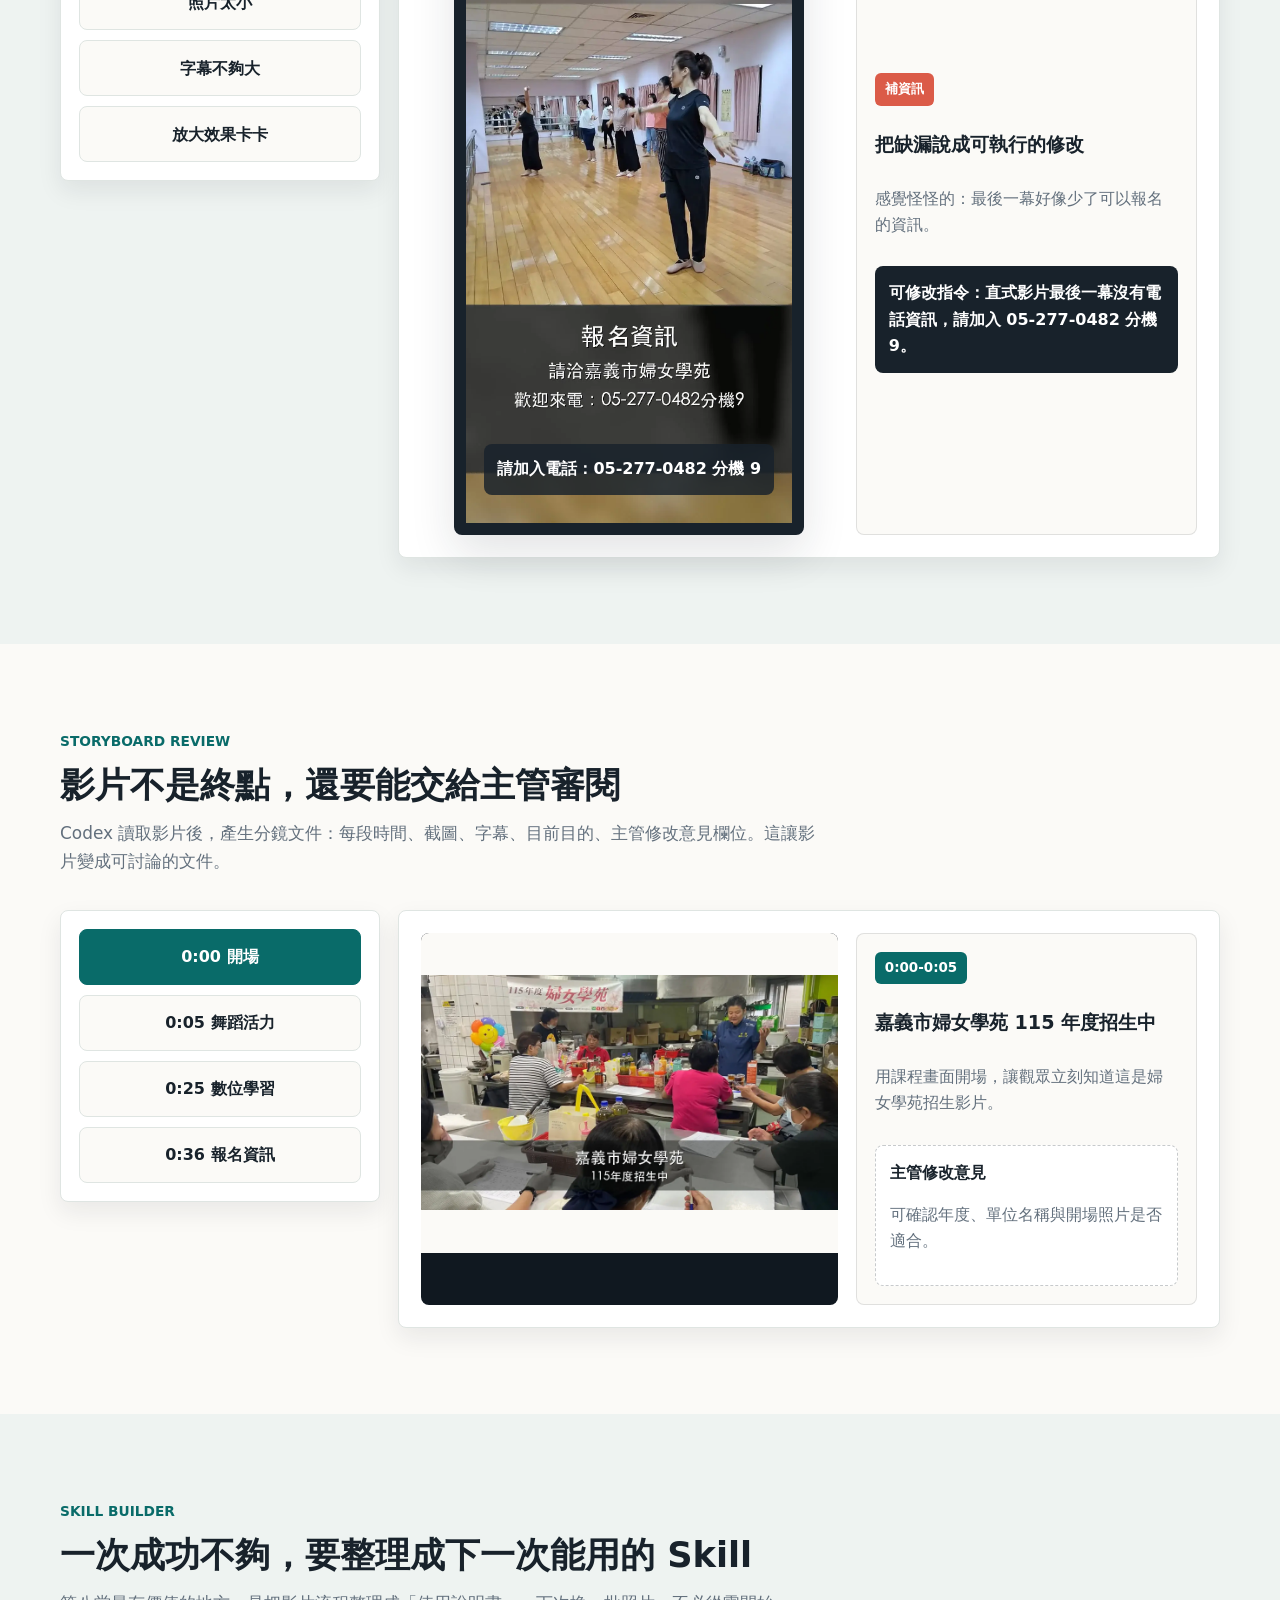
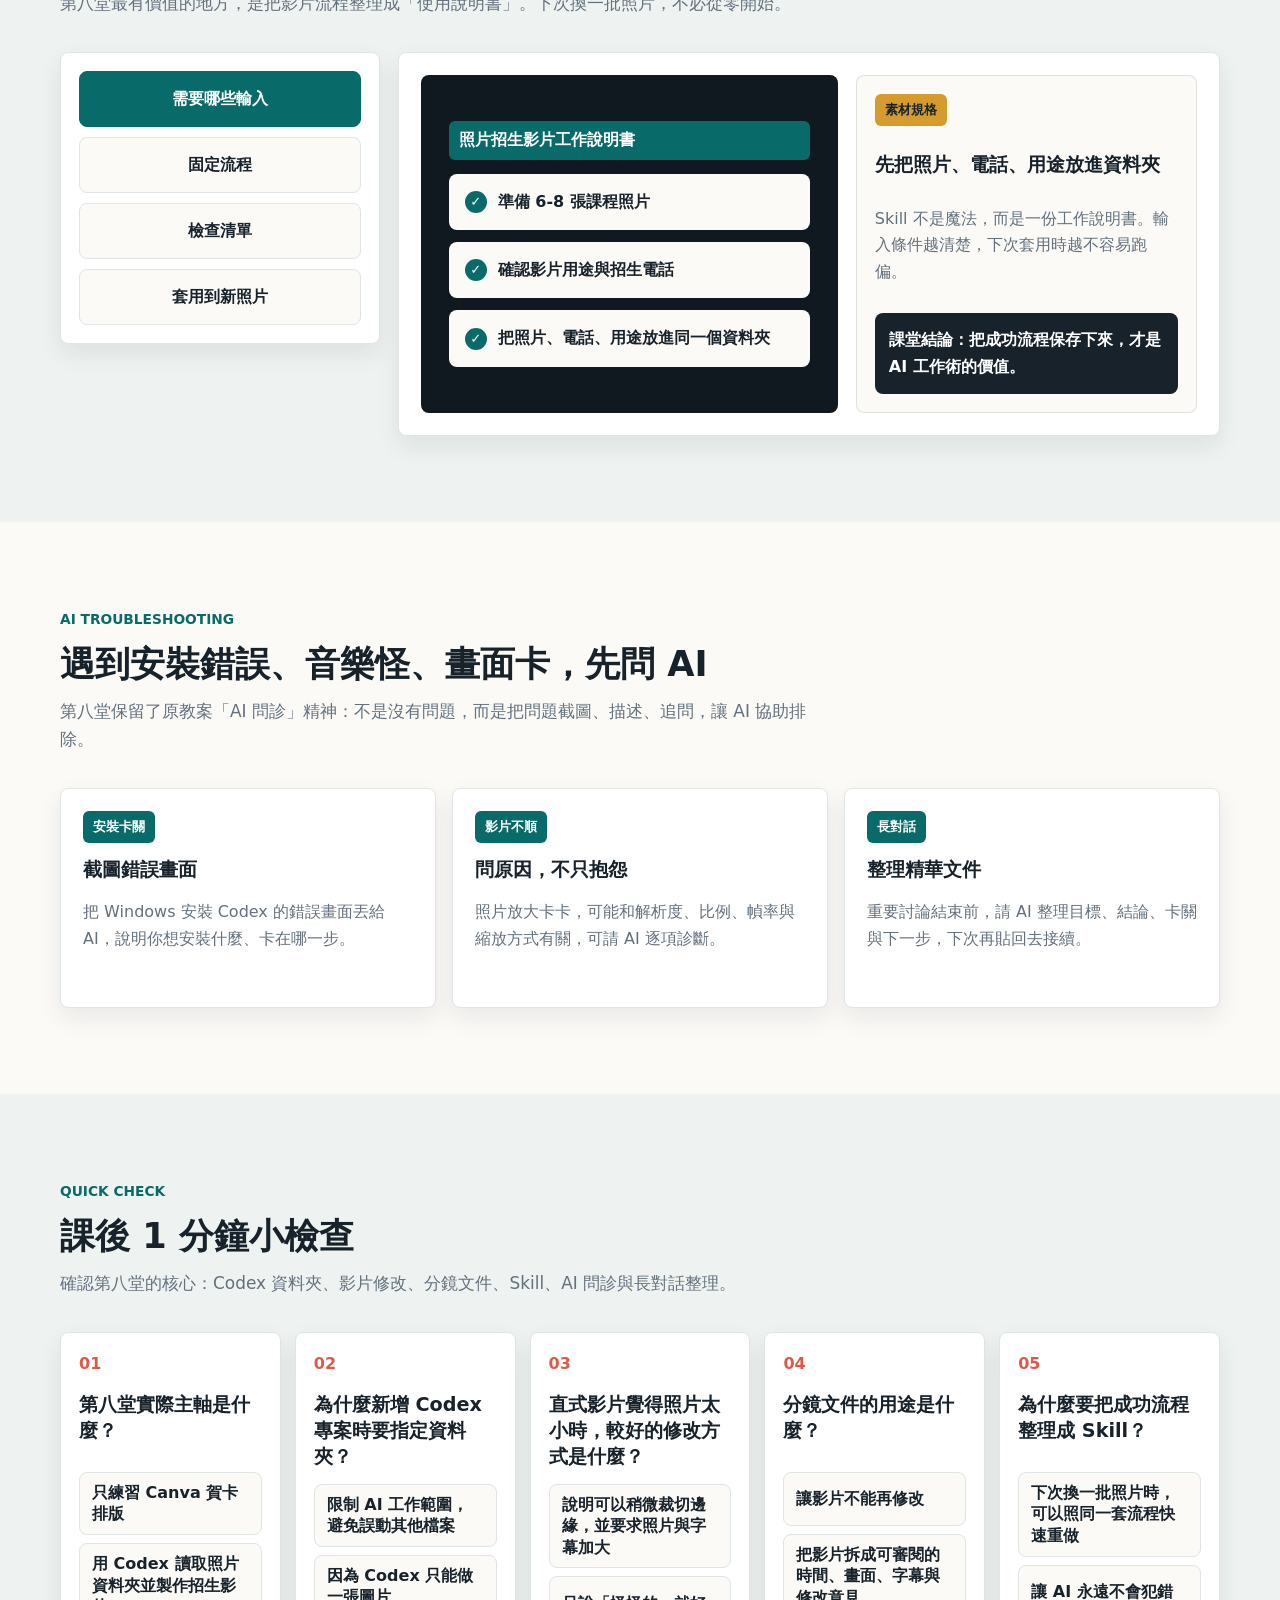
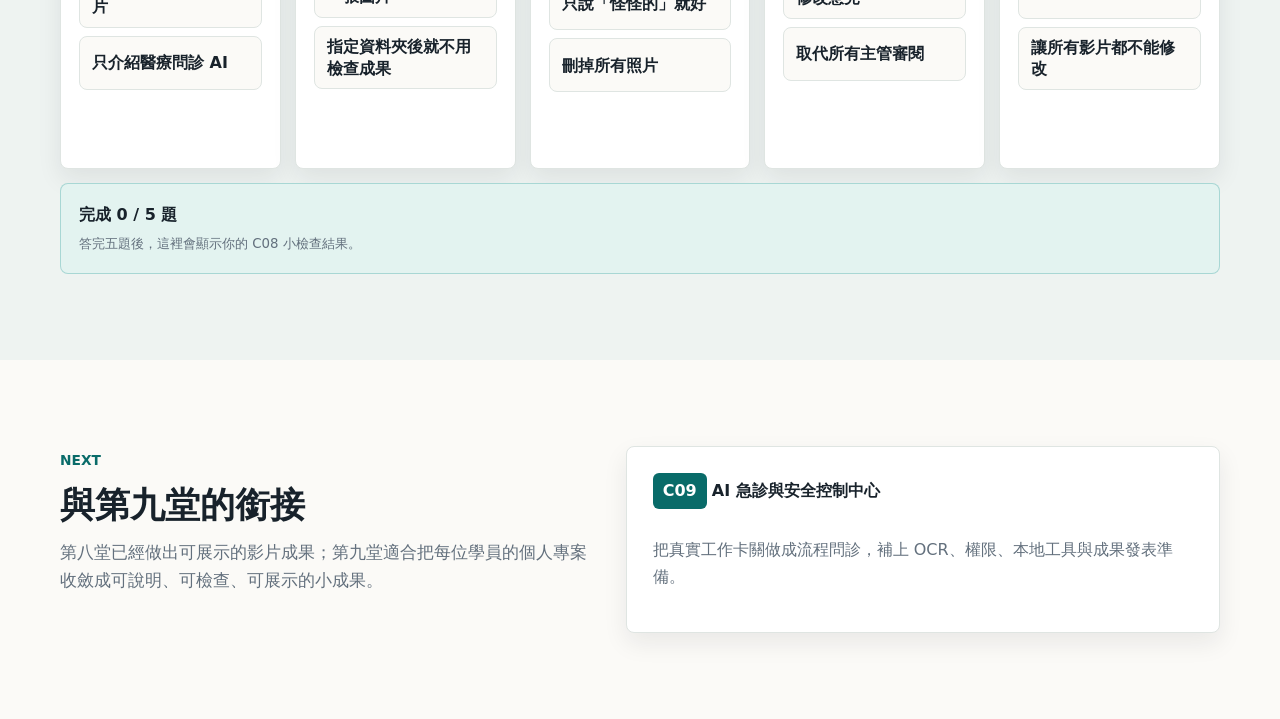
<file: courses/c08.html>
<!doctype html>
<html lang="zh-Hant">
  <head>
    <meta charset="utf-8">
    <meta name="viewport" content="width=device-width, initial-scale=1">
    <title>C08 第八堂課 | AI 入門應用班成果展</title>
    <meta
      name="description"
      content="第八堂課實際內容：Codex 讀取照片資料夾，製作婦女學苑招生影片、手機直式版、活潑版、分鏡文件、Skill 與 AI 問診流程。"
    >
    <link rel="icon" href="../assets/favicon.svg" type="image/svg+xml">
    <link rel="stylesheet" href="../assets/styles.css">
  </head>
  <body class="lesson-page">
    <svg aria-hidden="true" class="icon-sprite">
      <symbol id="icon-home" viewBox="0 0 24 24">
        <path d="M3 10.8 12 3l9 7.8v9.2a1 1 0 0 1-1 1h-5.2v-6.2H9.2V21H4a1 1 0 0 1-1-1z"/>
      </symbol>
      <symbol id="icon-course" viewBox="0 0 24 24">
        <path d="M5 4.8h10.5a3.5 3.5 0 0 1 3.5 3.5V20H8.5A3.5 3.5 0 0 1 5 16.5z"/>
        <path d="M8.5 4.8A3.5 3.5 0 0 0 5 8.3v8.2A3.5 3.5 0 0 1 8.5 13H19"/>
      </symbol>
      <symbol id="icon-gallery" viewBox="0 0 24 24">
        <rect x="4" y="5" width="16" height="14" rx="1"/>
        <path d="m7 16 3.2-3.4 2.4 2.3 2.8-3.8L19 16"/>
        <circle cx="9" cy="9" r="1.2"/>
      </symbol>
      <symbol id="icon-message" viewBox="0 0 24 24">
        <path d="M5 5h14v10H9l-4 4z"/>
        <path d="M8 9h8M8 12h5"/>
      </symbol>
      <symbol id="icon-info" viewBox="0 0 24 24">
        <circle cx="12" cy="12" r="8"/>
        <path d="M12 10v6M12 7.5h.01"/>
      </symbol>
      <symbol id="icon-arrow" viewBox="0 0 24 24">
        <path d="M19 12H5M11 6l-6 6 6 6"/>
      </symbol>
    </svg>

    <header class="site-header">
      <a class="brand" href="../index.html" aria-label="回到成果展首頁">
        <span class="brand-mark">AI</span>
        <span>
          <strong>婦女學苑 AI 成果展</strong>
          <small>C08 第八堂課</small>
        </span>
      </a>
      <nav class="desktop-nav" aria-label="主要導覽">
        <a href="../index.html#journey">十堂課</a>
        <a href="../index.html#outcomes">成果</a>
        <a href="../index.html#map">學習地圖</a>
        <a href="../index.html#message-wall">留言</a>
      </nav>
    </header>

    <main>
      <section class="lesson-hero c08-hero">
        <div class="lesson-hero-copy reveal">
          <a class="back-link" href="../index.html#journey">
            <svg><use href="#icon-arrow"></use></svg>
            回到十堂課旅程
          </a>
          <p class="eyebrow">C08 | 2026.06.23</p>
          <h1>Codex 製片廠：把照片資料夾變成招生影片與分鏡文件</h1>
          <p>
            第八堂原本規劃 AI 問診室，實際上課改成 Codex 實作：讀取婦女學苑照片資料夾、生成橫式與手機直式招生影片、修正字幕與電話、輸出主管審閱分鏡文件，再把流程整理成可重複使用的 Skill。
          </p>
        </div>
        <figure class="c08-hero-factory reveal" aria-label="第八堂 Codex 製片廠動畫">
          <svg viewBox="0 0 760 500" role="img" aria-labelledby="c08-hero-title c08-hero-desc">
            <title id="c08-hero-title">Codex 製片廠</title>
            <desc id="c08-hero-desc">照片、音樂與需求進入 Codex，輸出影片、分鏡文件與 Skill。</desc>
            <rect class="factory-shell" x="28" y="34" width="704" height="410" rx="24"></rect>
            <g class="factory-folder">
              <path d="M76 124h120l18 26h142a18 18 0 0 1 18 18v142a18 18 0 0 1-18 18H76a18 18 0 0 1-18-18V142a18 18 0 0 1 18-18z"></path>
              <text x="112" y="218">照片資料夾</text>
              <text x="124" y="254">6-8 張素材</text>
            </g>
            <g class="factory-codex">
              <rect x="422" y="96" width="210" height="188" rx="20"></rect>
              <text x="472" y="154">Codex</text>
              <text x="456" y="192">讀取素材</text>
              <text x="456" y="230">生成腳本</text>
            </g>
            <path class="factory-wire wire-1" d="M374 220 C404 220 390 190 422 190"></path>
            <g class="factory-output out-video">
              <rect x="84" y="360" width="150" height="58" rx="12"></rect>
              <text x="114" y="396">影片</text>
            </g>
            <g class="factory-output out-doc">
              <rect x="304" y="360" width="150" height="58" rx="12"></rect>
              <text x="334" y="396">分鏡</text>
            </g>
            <g class="factory-output out-skill">
              <rect x="524" y="360" width="150" height="58" rx="12"></rect>
              <text x="554" y="396">Skill</text>
            </g>
            <path class="factory-wire wire-2" d="M512 284 C416 326 246 326 160 360"></path>
            <path class="factory-wire wire-3" d="M528 284 C502 326 420 326 380 360"></path>
            <path class="factory-wire wire-4" d="M548 284 C586 326 604 326 600 360"></path>
          </svg>
        </figure>
      </section>

      <section class="content-section lesson-content">
        <div class="lesson-takeaway reveal">
          <span class="lesson-number">帶走一句話</span>
          <h2>第八堂不是學剪片按鈕，而是學會把真實需求、素材、修改意見變成 AI 能重複執行的流程。</h2>
        </div>

        <div class="c08-reality-grid reveal">
          <article>
            <span>原教案</span>
            <h2>AI 問診室</h2>
            <p>原本設計是練習卡關時先問 AI，但當日實際以 Codex 影片製作作為大型問診案例。</p>
          </article>
          <article>
            <span>實際任務</span>
            <h2>招生影片實作</h2>
            <p>從照片資料夾產出橫式、手機直式、活潑版影片，並做分鏡文件與修改說明。</p>
          </article>
          <article>
            <span>核心能力</span>
            <h2>修正與重用</h2>
            <p>影片不是一次就完美，重點是描述問題、請 AI 修改，再把成功流程保存成 Skill。</p>
          </article>
        </div>
      </section>

      <section class="content-section surface">
        <div class="section-heading reveal">
          <p class="eyebrow">Production Pipeline</p>
          <h2>照片資料夾進場，Codex 變出三種成果</h2>
          <p>這裡把第八堂的製片流程做成互動產線。點不同階段，看看 Codex 實際做了什麼、產出了什麼。</p>
        </div>

        <div class="c08-pipeline reveal" data-c08-pipeline>
          <div class="pipeline-controls" aria-label="選擇製片階段">
            <button type="button" class="is-selected" data-pipeline-step="folder">指定資料夾</button>
            <button type="button" data-pipeline-step="brief">說明影片需求</button>
            <button type="button" data-pipeline-step="render">輸出影片版本</button>
            <button type="button" data-pipeline-step="review">產出審閱文件</button>
            <button type="button" data-pipeline-step="skill">整理成 Skill</button>
          </div>
          <article class="pipeline-stage" aria-live="polite">
            <div class="pipeline-visual" data-pipeline-visual data-step="folder">
              <svg viewBox="0 0 780 360" role="img" aria-labelledby="pipe-title pipe-desc">
                <title id="pipe-title">Codex 製片流程</title>
                <desc id="pipe-desc">從資料夾、需求、輸出版本、分鏡文件到 Skill 的流程動畫。</desc>
                <rect class="pipe-bg" x="24" y="28" width="732" height="304" rx="20"></rect>
                <path class="pipe-track" d="M94 182 H688"></path>
                <g class="pipe-node node-folder">
                  <circle cx="116" cy="182" r="44"></circle>
                  <text x="92" y="188">資料夾</text>
                </g>
                <g class="pipe-node node-brief">
                  <circle cx="258" cy="182" r="44"></circle>
                  <text x="236" y="188">需求</text>
                </g>
                <g class="pipe-node node-render">
                  <circle cx="400" cy="182" r="44"></circle>
                  <text x="378" y="188">影片</text>
                </g>
                <g class="pipe-node node-review">
                  <circle cx="542" cy="182" r="44"></circle>
                  <text x="520" y="188">分鏡</text>
                </g>
                <g class="pipe-node node-skill">
                  <circle cx="684" cy="182" r="44"></circle>
                  <text x="664" y="188">Skill</text>
                </g>
              </svg>
            </div>
            <div class="pipeline-copy">
              <span data-pipeline-tag>安全起點</span>
              <h3 data-pipeline-title>開一個新的資料夾，只授權這裡</h3>
              <p data-pipeline-desc>Codex 能讀取與操作檔案，所以一開始就要把素材放進清楚的專案資料夾，讓它只在這個範圍工作。</p>
              <strong data-pipeline-output>產出：可控的工作範圍，避免誤動其他檔案。</strong>
            </div>
          </article>
        </div>
      </section>

      <section class="content-section">
        <div class="section-heading reveal">
          <p class="eyebrow">Video Results</p>
          <h2>實際產出的招生影片播放器</h2>
          <p>第八堂不只是示意，資料夾內真的產出了多個版本。這裡用單一播放器切換橫式、手機直式、活潑版，避免一次載入太多影片。</p>
        </div>

        <div class="c08-video-lab reveal" data-c08-video-lab>
          <div class="c08-video-list" aria-label="選擇招生影片版本">
            <button type="button" class="is-selected" data-c08-video="horizontal">第一版橫式</button>
            <button type="button" data-c08-video="vertical">手機直式</button>
            <button type="button" data-c08-video="lively">第二批活潑版</button>
          </div>
          <article class="c08-video-player" aria-live="polite">
            <div class="video-shell" data-c08-video-shell data-mode="horizontal">
              <video
                controls
                playsinline
                preload="metadata"
                poster="../assets/course08/previews/preview-main.webp"
                src="../assets/course08/videos/recruitment-horizontal.mp4"
                data-c08-video-player
              ></video>
            </div>
            <div class="video-meta">
              <span data-c08-video-tag>第一批成果</span>
              <h3 data-c08-video-title>橫式招生影片</h3>
              <p data-c08-video-desc>用 16:9 橫式輸出，適合投影、網站、一般橫式影片分享。腳本規劃約 42 秒，每段照片搭配招生字幕。</p>
              <div class="video-meta-grid">
                <div><strong>規格</strong><p data-c08-video-spec>16:9 橫式</p></div>
                <div><strong>需要檢查</strong><p data-c08-video-check>字幕、照片順序、音樂音量與招生資訊。</p></div>
              </div>
            </div>
          </article>
        </div>
      </section>

      <section class="content-section surface">
        <div class="section-heading reveal">
          <p class="eyebrow">Revision Room</p>
          <h2>把「感覺怪怪的」翻譯成可修改指令</h2>
          <p>第一版直式影片不是完美：缺電話、照片太小、字幕不夠大。第八堂示範的是把模糊感受改寫成 AI 能執行的修改任務。</p>
        </div>

        <div class="revision-lab reveal" data-revision-lab>
          <div class="revision-buttons" aria-label="選擇影片修改問題">
            <button type="button" class="is-selected" data-revision-case="phone">最後沒有電話</button>
            <button type="button" data-revision-case="small">照片太小</button>
            <button type="button" data-revision-case="subtitle">字幕不夠大</button>
            <button type="button" data-revision-case="motion">放大效果卡卡</button>
          </div>
          <article class="revision-board" aria-live="polite">
            <div class="phone-preview" data-phone-preview data-mode="phone">
              <img src="../assets/course08/previews/preview-vertical-phone.webp" alt="手機直式招生影片預覽">
              <div class="phone-caption" data-revision-caption>請加入電話：05-277-0482 分機 9</div>
            </div>
            <div class="revision-copy">
              <span data-revision-tag>補資訊</span>
              <h3 data-revision-title>把缺漏說成可執行的修改</h3>
              <p data-revision-before>感覺怪怪的：最後一幕好像少了可以報名的資訊。</p>
              <strong data-revision-after>可修改指令：直式影片最後一幕沒有電話資訊，請加入 05-277-0482 分機 9。</strong>
            </div>
          </article>
        </div>
      </section>

      <section class="content-section">
        <div class="section-heading reveal">
          <p class="eyebrow">Storyboard Review</p>
          <h2>影片不是終點，還要能交給主管審閱</h2>
          <p>Codex 讀取影片後，產生分鏡文件：每段時間、截圖、字幕、目前目的、主管修改意見欄位。這讓影片變成可討論的文件。</p>
        </div>

        <div class="storyboard-lab reveal" data-storyboard-lab>
          <div class="storyboard-strip" aria-label="選擇分鏡段落">
            <button type="button" class="is-selected" data-storyboard-scene="opening">0:00 開場</button>
            <button type="button" data-storyboard-scene="dance">0:05 舞蹈活力</button>
            <button type="button" data-storyboard-scene="digital">0:25 數位學習</button>
            <button type="button" data-storyboard-scene="info">0:36 報名資訊</button>
          </div>
          <article class="storyboard-card" aria-live="polite">
            <div class="storyboard-image">
              <img src="../assets/course08/previews/preview-main.webp" alt="招生影片分鏡預覽" data-storyboard-image>
            </div>
            <div class="storyboard-copy">
              <span data-storyboard-time>0:00-0:05</span>
              <h3 data-storyboard-title>嘉義市婦女學苑 115 年度招生中</h3>
              <p data-storyboard-purpose>用課程畫面開場，讓觀眾立刻知道這是婦女學苑招生影片。</p>
              <div class="review-line">
                <strong>主管修改意見</strong>
                <p data-storyboard-review>可確認年度、單位名稱與開場照片是否適合。</p>
              </div>
            </div>
          </article>
        </div>
      </section>

      <section class="content-section surface">
        <div class="section-heading reveal">
          <p class="eyebrow">Skill Builder</p>
          <h2>一次成功不夠，要整理成下一次能用的 Skill</h2>
          <p>第八堂最有價值的地方，是把影片流程整理成「使用說明書」。下次換一批照片，不必從零開始。</p>
        </div>

        <div class="skill-lab reveal" data-skill-lab>
          <div class="skill-switcher" aria-label="選擇 Skill 內容">
            <button type="button" class="is-selected" data-skill-part="inputs">需要哪些輸入</button>
            <button type="button" data-skill-part="steps">固定流程</button>
            <button type="button" data-skill-part="checks">檢查清單</button>
            <button type="button" data-skill-part="reuse">套用到新照片</button>
          </div>
          <article class="skill-console" aria-live="polite">
            <div class="skill-sheet">
              <span data-skill-sheet-title>照片招生影片工作說明書</span>
              <div class="skill-sheet-list" data-skill-list>
                <span>準備 6-8 張課程照片</span>
                <span>確認影片用途與招生電話</span>
                <span>先做橫式，再做手機直式</span>
              </div>
            </div>
            <div class="skill-copy">
              <span data-skill-tag>素材規格</span>
              <h3 data-skill-title>先把照片、電話、用途放進資料夾</h3>
              <p data-skill-desc>Skill 不是魔法，而是一份工作說明書。輸入條件越清楚，下次套用時越不容易跑偏。</p>
              <strong data-skill-lesson>課堂結論：把成功流程保存下來，才是 AI 工作術的價值。</strong>
            </div>
          </article>
        </div>
      </section>

      <section class="content-section">
        <div class="section-heading reveal">
          <p class="eyebrow">AI Troubleshooting</p>
          <h2>遇到安裝錯誤、音樂怪、畫面卡，先問 AI</h2>
          <p>第八堂保留了原教案「AI 問診」精神：不是沒有問題，而是把問題截圖、描述、追問，讓 AI 協助排除。</p>
        </div>

        <div class="trouble-grid reveal">
          <article>
            <span>安裝卡關</span>
            <h3>截圖錯誤畫面</h3>
            <p>把 Windows 安裝 Codex 的錯誤畫面丟給 AI，說明你想安裝什麼、卡在哪一步。</p>
          </article>
          <article>
            <span>影片不順</span>
            <h3>問原因，不只抱怨</h3>
            <p>照片放大卡卡，可能和解析度、比例、幀率與縮放方式有關，可請 AI 逐項診斷。</p>
          </article>
          <article>
            <span>長對話</span>
            <h3>整理精華文件</h3>
            <p>重要討論結束前，請 AI 整理目標、結論、卡關與下一步，下次再貼回去接續。</p>
          </article>
        </div>
      </section>

      <section class="content-section surface">
        <div class="section-heading reveal">
          <p class="eyebrow">Quick Check</p>
          <h2>課後 1 分鐘小檢查</h2>
          <p>確認第八堂的核心：Codex 資料夾、影片修改、分鏡文件、Skill、AI 問診與長對話整理。</p>
        </div>
        <div class="quiz-panel reveal" data-quiz data-quiz-name="C08">
          <article class="quiz-card" data-quiz-question>
            <span>01</span>
            <h3>第八堂實際主軸是什麼？</h3>
            <button type="button" data-correct="false">只練習 Canva 賀卡排版</button>
            <button type="button" data-correct="true">用 Codex 讀取照片資料夾並製作招生影片</button>
            <button type="button" data-correct="false">只介紹醫療問診 AI</button>
            <p class="quiz-feedback"></p>
          </article>
          <article class="quiz-card" data-quiz-question>
            <span>02</span>
            <h3>為什麼新增 Codex 專案時要指定資料夾？</h3>
            <button type="button" data-correct="true">限制 AI 工作範圍，避免誤動其他檔案</button>
            <button type="button" data-correct="false">因為 Codex 只能做一張圖片</button>
            <button type="button" data-correct="false">指定資料夾後就不用檢查成果</button>
            <p class="quiz-feedback"></p>
          </article>
          <article class="quiz-card" data-quiz-question>
            <span>03</span>
            <h3>直式影片覺得照片太小時，較好的修改方式是什麼？</h3>
            <button type="button" data-correct="true">說明可以稍微裁切邊緣，並要求照片與字幕加大</button>
            <button type="button" data-correct="false">只說「怪怪的」就好</button>
            <button type="button" data-correct="false">刪掉所有照片</button>
            <p class="quiz-feedback"></p>
          </article>
          <article class="quiz-card" data-quiz-question>
            <span>04</span>
            <h3>分鏡文件的用途是什麼？</h3>
            <button type="button" data-correct="false">讓影片不能再修改</button>
            <button type="button" data-correct="true">把影片拆成可審閱的時間、畫面、字幕與修改意見</button>
            <button type="button" data-correct="false">取代所有主管審閱</button>
            <p class="quiz-feedback"></p>
          </article>
          <article class="quiz-card" data-quiz-question>
            <span>05</span>
            <h3>為什麼要把成功流程整理成 Skill？</h3>
            <button type="button" data-correct="true">下次換一批照片時，可以照同一套流程快速重做</button>
            <button type="button" data-correct="false">讓 AI 永遠不會犯錯</button>
            <button type="button" data-correct="false">讓所有影片都不能修改</button>
            <p class="quiz-feedback"></p>
          </article>
          <div class="quiz-result" aria-live="polite">
            <strong>完成 0 / 5 題</strong>
            <small>答完五題後，這裡會顯示你的 C08 小檢查結果。</small>
          </div>
        </div>
      </section>

      <section class="content-section split next-lesson">
        <div class="section-heading reveal">
          <p class="eyebrow">Next</p>
          <h2>與第九堂的銜接</h2>
          <p>
            第八堂已經做出可展示的影片成果；第九堂適合把每位學員的個人專案收斂成可說明、可檢查、可展示的小成果。
          </p>
        </div>
        <a class="next-card reveal" href="c09.html">
          <span>C09</span>
          <strong>AI 急診與安全控制中心</strong>
          <p>把真實工作卡關做成流程問診，補上 OCR、權限、本地工具與成果發表準備。</p>
        </a>
      </section>
    </main>

    <nav class="mobile-bottom-nav" aria-label="手機導覽">
      <a href="../index.html" aria-label="首頁">
        <svg><use href="#icon-home"></use></svg>
        <span>首頁</span>
      </a>
      <a href="../index.html#journey" aria-label="課程">
        <svg><use href="#icon-course"></use></svg>
        <span>課程</span>
      </a>
      <a href="../index.html#outcomes" aria-label="成果">
        <svg><use href="#icon-gallery"></use></svg>
        <span>成果</span>
      </a>
      <a href="../index.html#message-wall" aria-label="留言">
        <svg><use href="#icon-message"></use></svg>
        <span>留言</span>
      </a>
      <a href="../index.html#about" aria-label="關於">
        <svg><use href="#icon-info"></use></svg>
        <span>關於</span>
      </a>
    </nav>

    <script src="../assets/app.js"></script>
  </body>
</html>
</file>
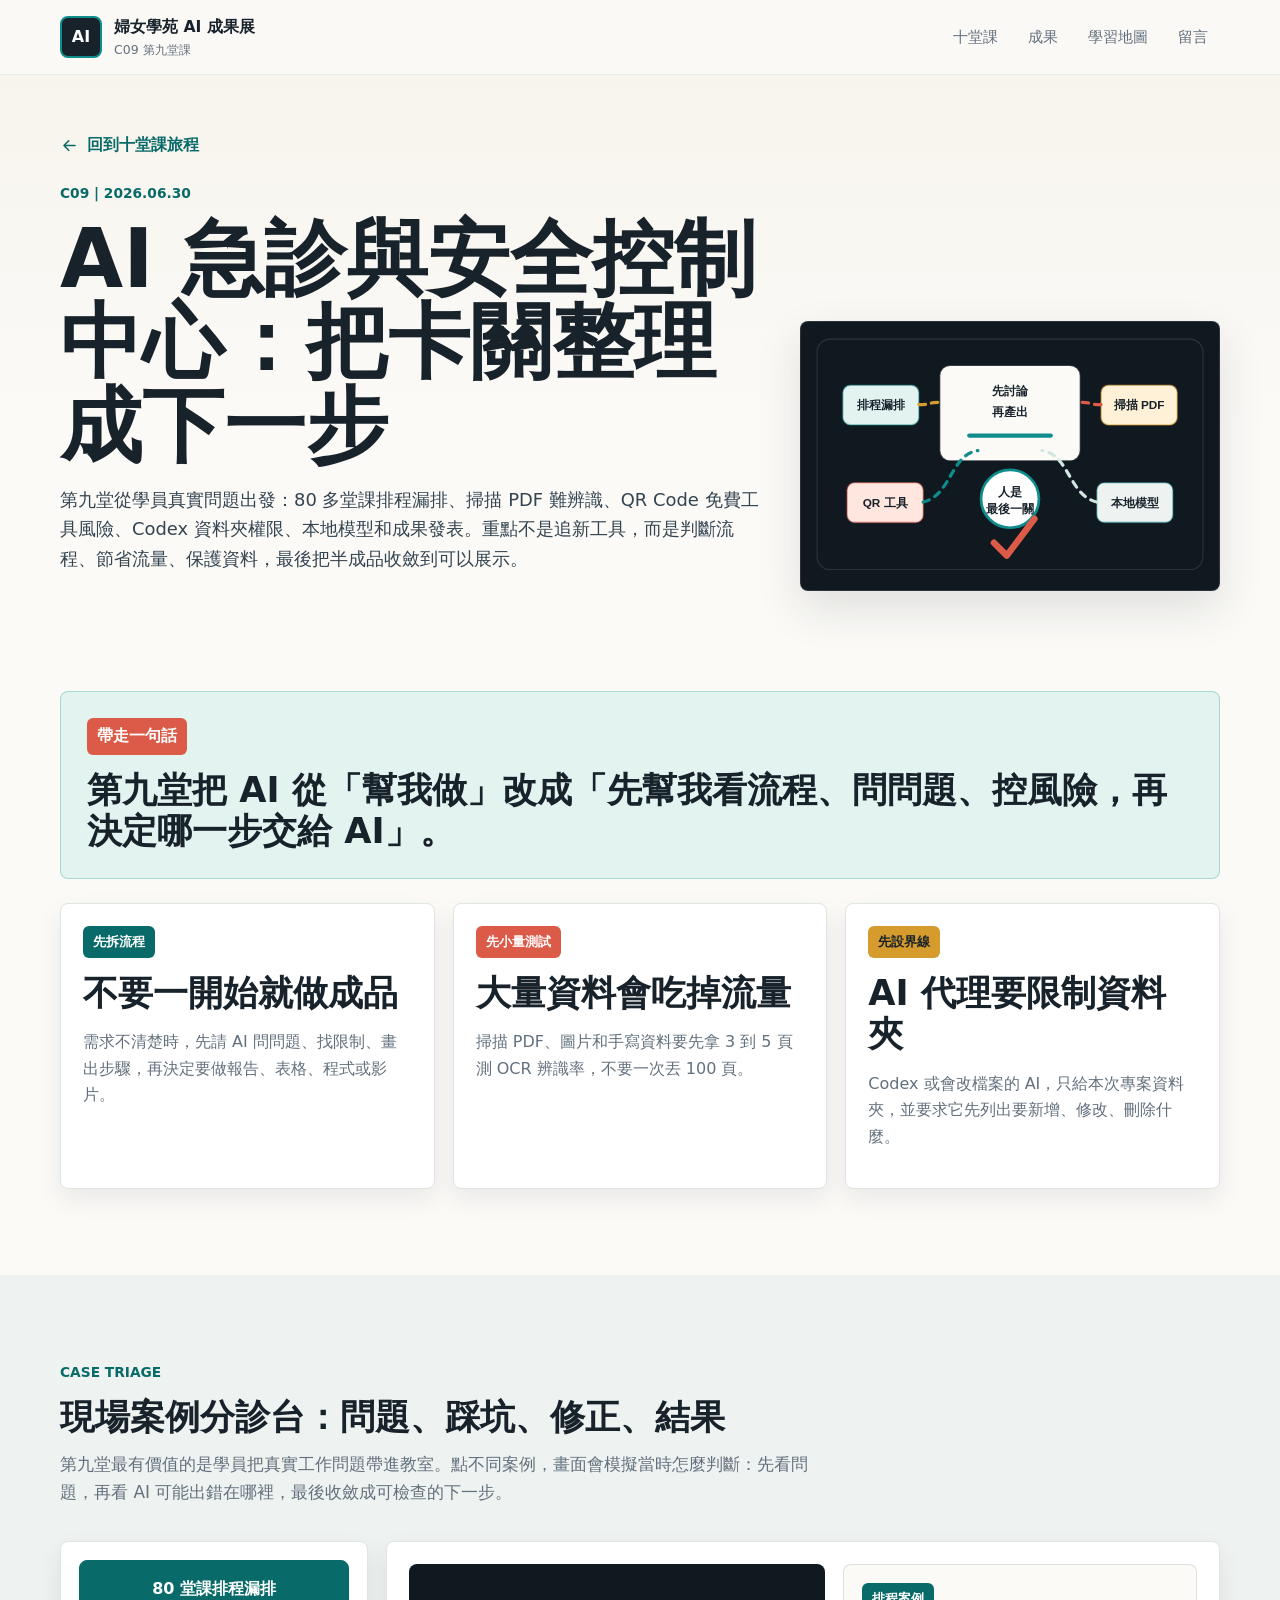
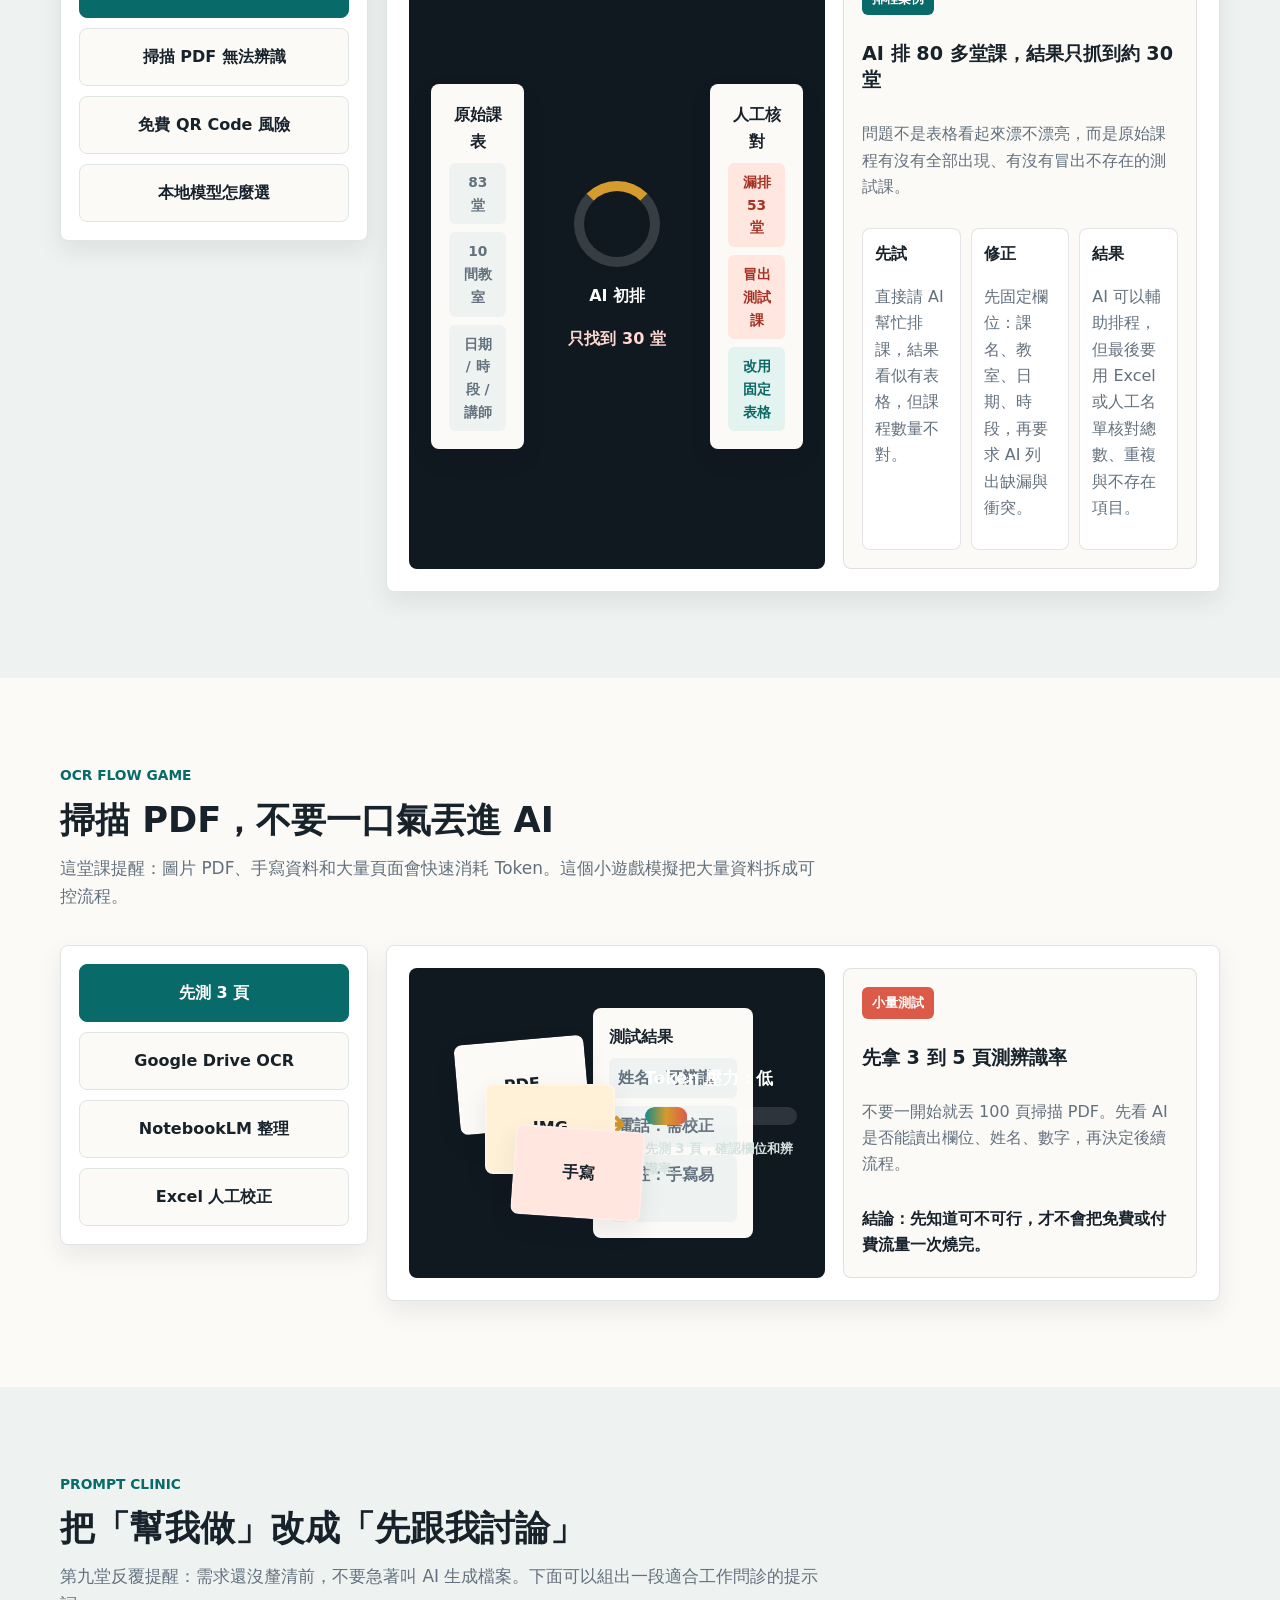
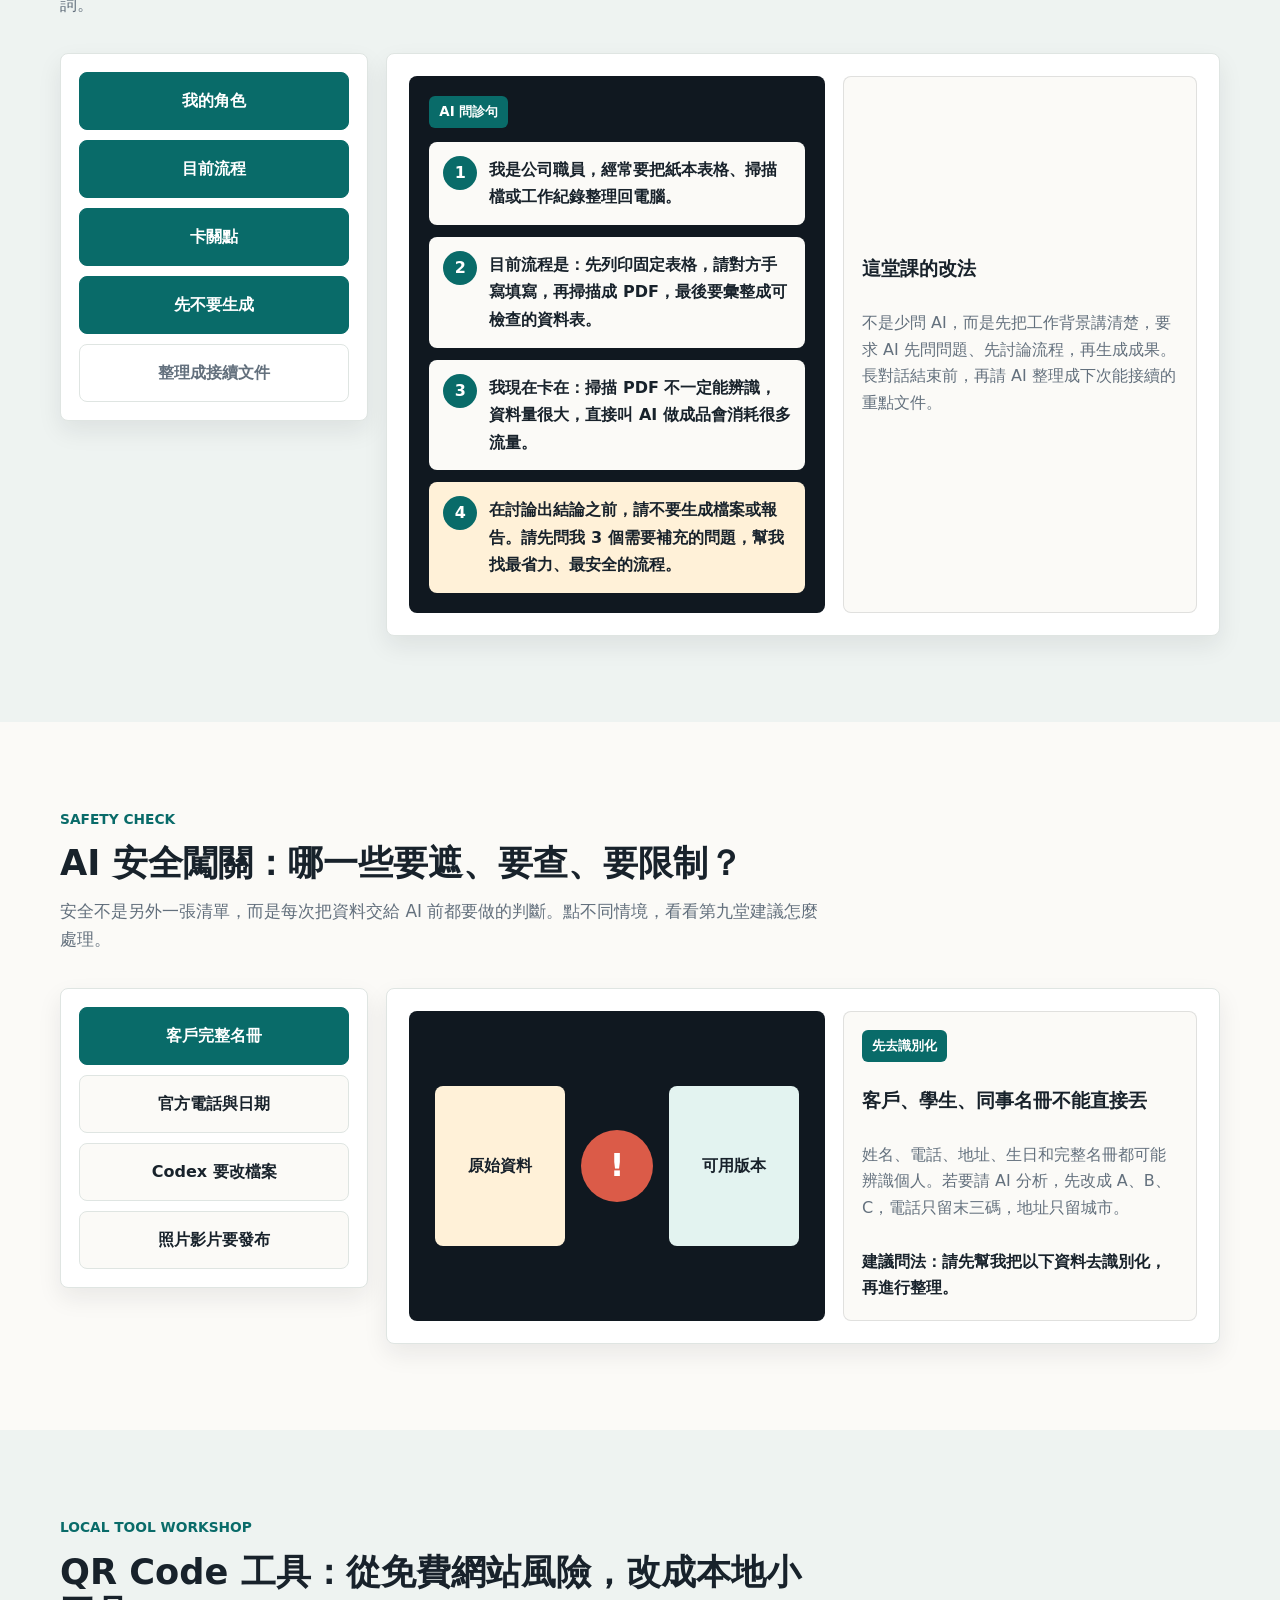
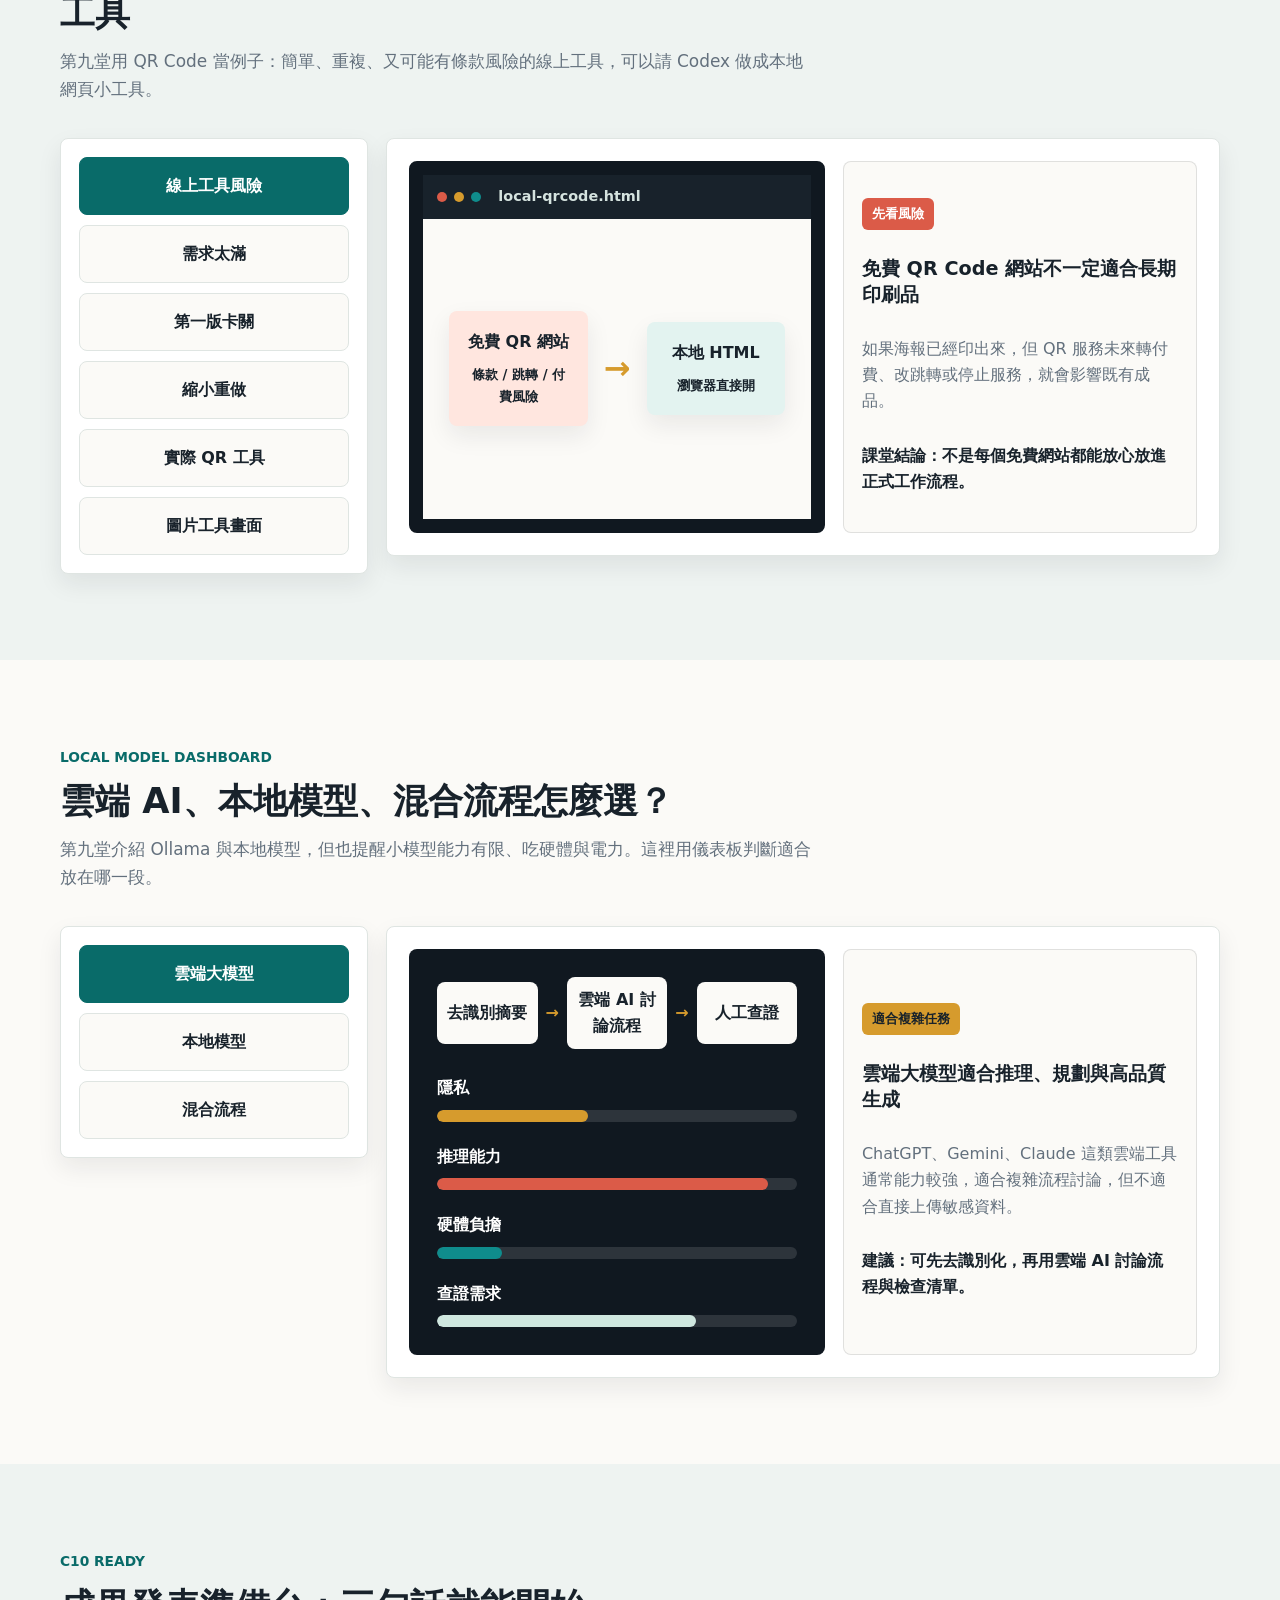
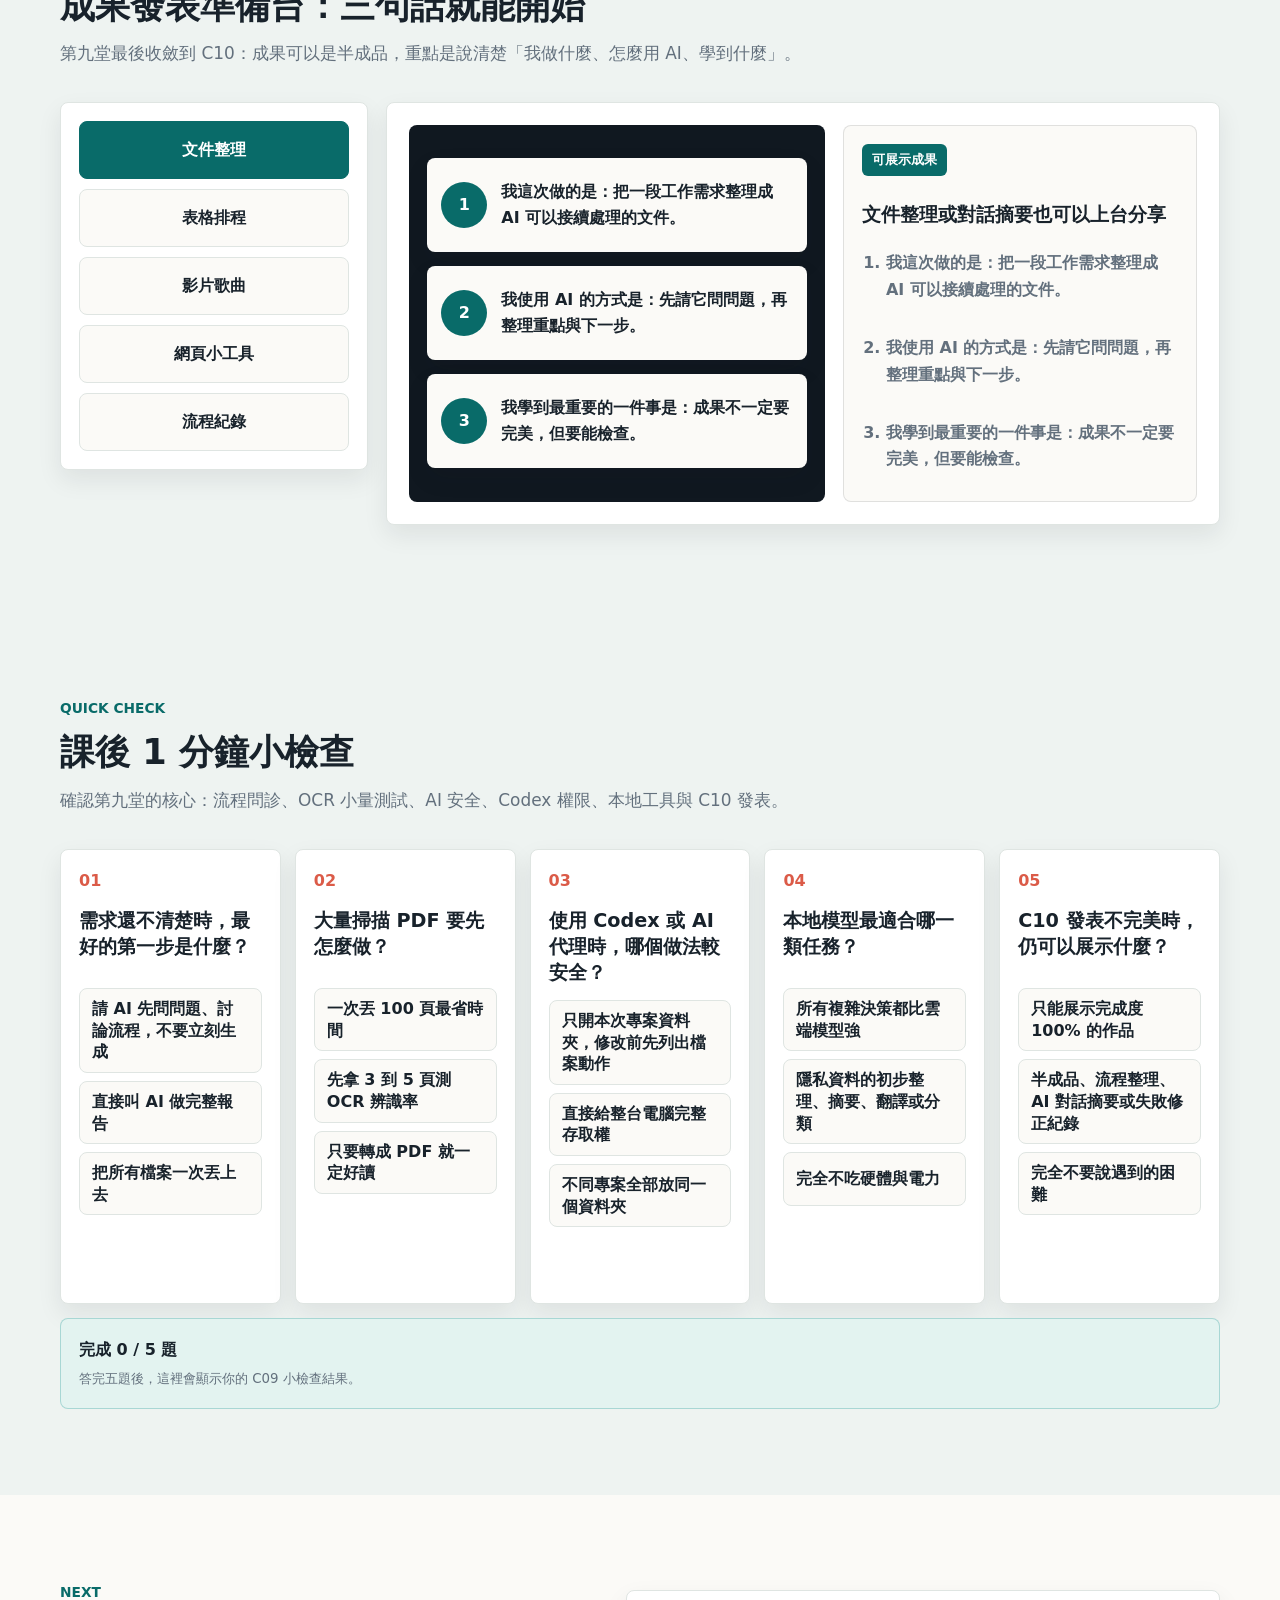
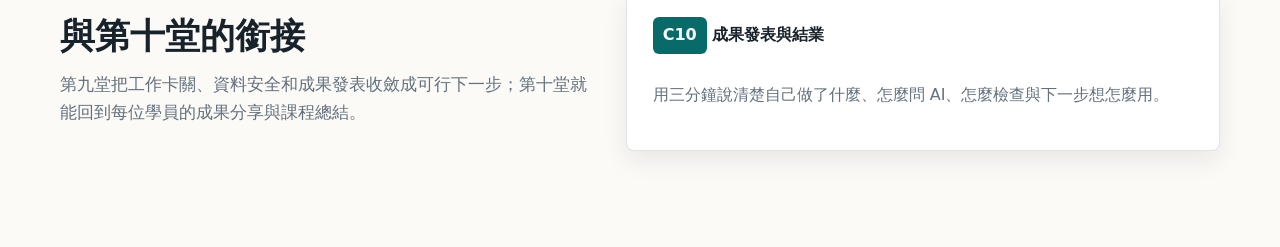
<file: courses/c09.html>
<!doctype html>
<html lang="zh-Hant">
  <head>
    <meta charset="utf-8">
    <meta name="viewport" content="width=device-width, initial-scale=1">
    <title>C09 第九堂課 | AI 入門應用班成果展</title>
    <meta
      name="description"
      content="第九堂課實際內容：現場案例問診、OCR 流程、先討論再產出、AI 安全檢查、Codex 本地工具、本地模型與成果發表準備。"
    >
    <link rel="icon" href="../assets/favicon.svg" type="image/svg+xml">
    <link rel="stylesheet" href="../assets/styles.css">
  </head>
  <body class="lesson-page">
    <svg aria-hidden="true" class="icon-sprite">
      <symbol id="icon-home" viewBox="0 0 24 24">
        <path d="M3 10.8 12 3l9 7.8v9.2a1 1 0 0 1-1 1h-5.2v-6.2H9.2V21H4a1 1 0 0 1-1-1z"/>
      </symbol>
      <symbol id="icon-course" viewBox="0 0 24 24">
        <path d="M5 4.8h10.5a3.5 3.5 0 0 1 3.5 3.5V20H8.5A3.5 3.5 0 0 1 5 16.5z"/>
        <path d="M8.5 4.8A3.5 3.5 0 0 0 5 8.3v8.2A3.5 3.5 0 0 1 8.5 13H19"/>
      </symbol>
      <symbol id="icon-gallery" viewBox="0 0 24 24">
        <rect x="4" y="5" width="16" height="14" rx="1"/>
        <path d="m7 16 3.2-3.4 2.4 2.3 2.8-3.8L19 16"/>
        <circle cx="9" cy="9" r="1.2"/>
      </symbol>
      <symbol id="icon-message" viewBox="0 0 24 24">
        <path d="M5 5h14v10H9l-4 4z"/>
        <path d="M8 9h8M8 12h5"/>
      </symbol>
      <symbol id="icon-info" viewBox="0 0 24 24">
        <circle cx="12" cy="12" r="8"/>
        <path d="M12 10v6M12 7.5h.01"/>
      </symbol>
      <symbol id="icon-arrow" viewBox="0 0 24 24">
        <path d="M19 12H5M11 6l-6 6 6 6"/>
      </symbol>
    </svg>

    <header class="site-header">
      <a class="brand" href="../index.html" aria-label="回到成果展首頁">
        <span class="brand-mark">AI</span>
        <span>
          <strong>婦女學苑 AI 成果展</strong>
          <small>C09 第九堂課</small>
        </span>
      </a>
      <nav class="desktop-nav" aria-label="主要導覽">
        <a href="../index.html#journey">十堂課</a>
        <a href="../index.html#outcomes">成果</a>
        <a href="../index.html#map">學習地圖</a>
        <a href="../index.html#message-wall">留言</a>
      </nav>
    </header>

    <main>
      <section class="lesson-hero c09-hero">
        <div class="lesson-hero-copy reveal">
          <a class="back-link" href="../index.html#journey">
            <svg><use href="#icon-arrow"></use></svg>
            回到十堂課旅程
          </a>
          <p class="eyebrow">C09 | 2026.06.30</p>
          <h1>AI 急診與安全控制中心：把卡關整理成下一步</h1>
          <p>
            第九堂從學員真實問題出發：80 多堂課排程漏排、掃描 PDF 難辨識、QR Code 免費工具風險、Codex 資料夾權限、本地模型和成果發表。重點不是追新工具，而是判斷流程、節省流量、保護資料，最後把半成品收斂到可以展示。
          </p>
        </div>
        <figure class="c09-control-room reveal" aria-label="第九堂 AI 急診與安全控制中心動畫">
          <svg viewBox="0 0 780 500" role="img" aria-labelledby="c09-hero-title c09-hero-desc">
            <title id="c09-hero-title">AI 急診與安全控制中心</title>
            <desc id="c09-hero-desc">工作問題進入分診台，經過流程討論、工具分工、安全檢查，最後變成可發表成果。</desc>
            <rect class="c09-room-bg" x="30" y="32" width="720" height="430" rx="24"></rect>
            <g class="c09-screen main-screen">
              <rect x="260" y="82" width="260" height="176" rx="18"></rect>
              <text x="390" y="136">先討論</text>
              <text x="390" y="176">再產出</text>
              <path d="M314 212h152"></path>
            </g>
            <g class="c09-case case-a">
              <rect x="78" y="118" width="142" height="74" rx="14"></rect>
              <text x="149" y="163">排程漏排</text>
            </g>
            <g class="c09-case case-b">
              <rect x="560" y="118" width="142" height="74" rx="14"></rect>
              <text x="631" y="163">掃描 PDF</text>
            </g>
            <g class="c09-case case-c">
              <rect x="86" y="300" width="142" height="74" rx="14"></rect>
              <text x="157" y="345">QR 工具</text>
            </g>
            <g class="c09-case case-d">
              <rect x="552" y="300" width="142" height="74" rx="14"></rect>
              <text x="623" y="345">本地模型</text>
            </g>
            <path class="c09-wire wire-a" d="M220 154 C250 154 232 150 260 150"></path>
            <path class="c09-wire wire-b" d="M560 154 C532 154 548 150 520 150"></path>
            <path class="c09-wire wire-c" d="M228 336 C280 324 280 246 330 240"></path>
            <path class="c09-wire wire-d" d="M552 336 C500 324 500 246 450 240"></path>
            <g class="c09-human">
              <circle cx="390" cy="330" r="54"></circle>
              <text x="390" y="324">人是</text>
              <text x="390" y="356">最後一關</text>
            </g>
            <path class="c09-check" d="M360 412l24 24 54-72"></path>
          </svg>
        </figure>
      </section>

      <section class="content-section lesson-content">
        <div class="lesson-takeaway reveal">
          <span class="lesson-number">帶走一句話</span>
          <h2>第九堂把 AI 從「幫我做」改成「先幫我看流程、問問題、控風險，再決定哪一步交給 AI」。</h2>
        </div>

        <div class="c09-principles reveal">
          <article>
            <span>先拆流程</span>
            <h2>不要一開始就做成品</h2>
            <p>需求不清楚時，先請 AI 問問題、找限制、畫出步驟，再決定要做報告、表格、程式或影片。</p>
          </article>
          <article>
            <span>先小量測試</span>
            <h2>大量資料會吃掉流量</h2>
            <p>掃描 PDF、圖片和手寫資料要先拿 3 到 5 頁測 OCR 辨識率，不要一次丟 100 頁。</p>
          </article>
          <article>
            <span>先設界線</span>
            <h2>AI 代理要限制資料夾</h2>
            <p>Codex 或會改檔案的 AI，只給本次專案資料夾，並要求它先列出要新增、修改、刪除什麼。</p>
          </article>
        </div>
      </section>

      <section class="content-section surface">
        <div class="section-heading reveal">
          <p class="eyebrow">Case Triage</p>
          <h2>現場案例分診台：問題、踩坑、修正、結果</h2>
          <p>第九堂最有價值的是學員把真實工作問題帶進教室。點不同案例，畫面會模擬當時怎麼判斷：先看問題，再看 AI 可能出錯在哪裡，最後收斂成可檢查的下一步。</p>
        </div>

        <div class="c09-triage-lab reveal" data-c09-triage>
          <div class="triage-buttons" aria-label="選擇第九堂現場案例">
            <button type="button" class="is-selected" data-triage-case="schedule">80 堂課排程漏排</button>
            <button type="button" data-triage-case="ocr">掃描 PDF 無法辨識</button>
            <button type="button" data-triage-case="qrcode">免費 QR Code 風險</button>
            <button type="button" data-triage-case="local">本地模型怎麼選</button>
          </div>
          <article class="triage-board" aria-live="polite">
            <div class="triage-monitor" data-triage-visual data-case="schedule">
              <div class="triage-scene triage-scene-schedule">
                <div class="mini-sheet">
                  <b>原始課表</b>
                  <span>83 堂</span>
                  <span>10 間教室</span>
                  <span>日期 / 時段 / 講師</span>
                </div>
                <div class="triage-machine">
                  <i></i>
                  <strong>AI 初排</strong>
                  <em>只找到 30 堂</em>
                </div>
                <div class="triage-result-list">
                  <b>人工核對</b>
                  <span class="bad">漏排 53 堂</span>
                  <span class="bad">冒出測試課</span>
                  <span class="good">改用固定表格</span>
                </div>
              </div>
            </div>
            <div class="triage-copy">
              <span data-triage-tag>排程案例</span>
              <h3 data-triage-title>AI 排 80 多堂課，結果只抓到約 30 堂</h3>
              <p data-triage-problem>問題不是表格看起來漂不漂亮，而是原始課程有沒有全部出現、有沒有冒出不存在的測試課。</p>
              <div class="triage-checks">
                <div><strong>先試</strong><p data-triage-first>直接請 AI 幫忙排課，結果看似有表格，但課程數量不對。</p></div>
                <div><strong>修正</strong><p data-triage-tool>先固定欄位：課名、教室、日期、時段，再要求 AI 列出缺漏與衝突。</p></div>
                <div><strong>結果</strong><p data-triage-check>AI 可以輔助排程，但最後要用 Excel 或人工名單核對總數、重複與不存在項目。</p></div>
              </div>
            </div>
          </article>
        </div>
      </section>

      <section class="content-section">
        <div class="section-heading reveal">
          <p class="eyebrow">OCR Flow Game</p>
          <h2>掃描 PDF，不要一口氣丟進 AI</h2>
          <p>這堂課提醒：圖片 PDF、手寫資料和大量頁面會快速消耗 Token。這個小遊戲模擬把大量資料拆成可控流程。</p>
        </div>

        <div class="ocr-lab reveal" data-c09-ocr>
          <div class="ocr-controls" aria-label="選擇 OCR 流程步驟">
            <button type="button" class="is-selected" data-ocr-step="sample">先測 3 頁</button>
            <button type="button" data-ocr-step="drive">Google Drive OCR</button>
            <button type="button" data-ocr-step="notebook">NotebookLM 整理</button>
            <button type="button" data-ocr-step="excel">Excel 人工校正</button>
          </div>
          <article class="ocr-machine" aria-live="polite">
            <div class="ocr-visual" data-ocr-visual data-step="sample">
              <div class="ocr-pipeline-stage" data-ocr-stage>
                <div class="paper-stack">
                  <span>PDF</span>
                  <span>IMG</span>
                  <span>手寫</span>
                </div>
                <div class="ocr-output-table">
                  <b>測試結果</b>
                  <span>姓名：可辨識</span>
                  <span>電話：需校正</span>
                  <span>備註：手寫易錯</span>
                </div>
              </div>
              <div class="ocr-arrow">→</div>
              <div class="token-meter">
                <strong data-ocr-meter-label>Token 壓力：低</strong>
                <i data-ocr-meter style="--level: 28%"></i>
                <small data-ocr-warning>先測 3 頁，確認欄位和辨識率。</small>
              </div>
            </div>
            <div class="ocr-copy">
              <span data-ocr-tag>小量測試</span>
              <h3 data-ocr-title>先拿 3 到 5 頁測辨識率</h3>
              <p data-ocr-desc>不要一開始就丟 100 頁掃描 PDF。先看 AI 是否能讀出欄位、姓名、數字，再決定後續流程。</p>
              <strong data-ocr-result>結論：先知道可不可行，才不會把免費或付費流量一次燒完。</strong>
            </div>
          </article>
        </div>
      </section>

      <section class="content-section surface">
        <div class="section-heading reveal">
          <p class="eyebrow">Prompt Clinic</p>
          <h2>把「幫我做」改成「先跟我討論」</h2>
          <p>第九堂反覆提醒：需求還沒釐清前，不要急著叫 AI 生成檔案。下面可以組出一段適合工作問診的提示詞。</p>
        </div>

        <div class="c09-prompt-clinic reveal" data-c09-prompt>
          <div class="prompt-clinic-controls" aria-label="選擇提示詞組件">
            <button type="button" class="is-selected" data-prompt-part="role">我的角色</button>
            <button type="button" class="is-selected" data-prompt-part="workflow">目前流程</button>
            <button type="button" class="is-selected" data-prompt-part="stuck">卡關點</button>
            <button type="button" class="is-selected" data-prompt-part="guard">先不要生成</button>
            <button type="button" data-prompt-part="summary">整理成接續文件</button>
          </div>
          <article class="prompt-clinic-output">
            <div class="prompt-doctor">
              <span>AI 問診句</span>
              <div class="prompt-bubbles" data-c09-prompt-output></div>
            </div>
            <div class="prompt-clinic-note">
              <h3>這堂課的改法</h3>
              <p>不是少問 AI，而是先把工作背景講清楚，要求 AI 先問問題、先討論流程，再生成成果。長對話結束前，再請 AI 整理成下次能接續的重點文件。</p>
            </div>
          </article>
        </div>
      </section>

      <section class="content-section">
        <div class="section-heading reveal">
          <p class="eyebrow">Safety Check</p>
          <h2>AI 安全闖關：哪一些要遮、要查、要限制？</h2>
          <p>安全不是另外一張清單，而是每次把資料交給 AI 前都要做的判斷。點不同情境，看看第九堂建議怎麼處理。</p>
        </div>

        <div class="safety-game reveal" data-c09-safety>
          <div class="safety-cases" aria-label="選擇安全情境">
            <button type="button" class="is-selected" data-safety-case="private">客戶完整名冊</button>
            <button type="button" data-safety-case="official">官方電話與日期</button>
            <button type="button" data-safety-case="codex">Codex 要改檔案</button>
            <button type="button" data-safety-case="media">照片影片要發布</button>
          </div>
          <article class="safety-board" aria-live="polite">
            <div class="safety-gate" data-safety-gate data-mode="private">
              <div class="gate-card">原始資料</div>
              <div class="gate-lock">!</div>
              <div class="gate-card safe">可用版本</div>
            </div>
            <div class="safety-copy">
              <span data-safety-tag>先去識別化</span>
              <h3 data-safety-title>客戶、學生、同事名冊不能直接丟</h3>
              <p data-safety-desc>姓名、電話、地址、生日和完整名冊都可能辨識個人。若要請 AI 分析，先改成 A、B、C，電話只留末三碼，地址只留城市。</p>
              <strong data-safety-action>建議問法：請先幫我把以下資料去識別化，再進行整理。</strong>
            </div>
          </article>
        </div>
      </section>

      <section class="content-section surface">
        <div class="section-heading reveal">
          <p class="eyebrow">Local Tool Workshop</p>
          <h2>QR Code 工具：從免費網站風險，改成本地小工具</h2>
          <p>第九堂用 QR Code 當例子：簡單、重複、又可能有條款風險的線上工具，可以請 Codex 做成本地網頁小工具。</p>
        </div>

        <div class="local-tool-lab reveal" data-c09-tool>
          <div class="local-tool-buttons" aria-label="選擇本地工具功能">
            <button type="button" class="is-selected" data-tool-part="risk">線上工具風險</button>
            <button type="button" data-tool-part="overbuild">需求太滿</button>
            <button type="button" data-tool-part="fail">第一版卡關</button>
            <button type="button" data-tool-part="minimal">縮小重做</button>
            <button type="button" data-tool-part="qrcode">實際 QR 工具</button>
            <button type="button" data-tool-part="image">圖片工具畫面</button>
          </div>
          <article class="local-tool-board" aria-live="polite">
            <div class="browser-mock" data-tool-visual data-mode="risk">
              <div class="browser-bar"><span></span><span></span><span></span><strong>local-qrcode.html</strong></div>
              <div class="browser-body">
                <div class="tool-storyboard" data-tool-story>
                  <div class="warning-site">免費 QR 網站<br><small>可能轉付費 / 改跳轉</small></div>
                  <div class="tool-arrow">→</div>
                  <div class="local-file">本地 HTML<br><small>瀏覽器直接開</small></div>
                </div>
                <iframe class="tool-frame" title="第九堂本地工具預覽" data-tool-frame hidden></iframe>
              </div>
            </div>
            <div class="local-tool-copy">
              <span data-tool-tag>先看風險</span>
              <h3 data-tool-title>免費 QR Code 網站不一定適合長期印刷品</h3>
              <p data-tool-desc>如果海報已經印出來，但 QR 服務未來轉付費、改跳轉或停止服務，就會影響既有成品。</p>
              <strong data-tool-lesson>課堂結論：不是每個免費網站都能放心放進正式工作流程。</strong>
            </div>
          </article>
        </div>
      </section>

      <section class="content-section">
        <div class="section-heading reveal">
          <p class="eyebrow">Local Model Dashboard</p>
          <h2>雲端 AI、本地模型、混合流程怎麼選？</h2>
          <p>第九堂介紹 Ollama 與本地模型，但也提醒小模型能力有限、吃硬體與電力。這裡用儀表板判斷適合放在哪一段。</p>
        </div>

        <div class="model-dashboard reveal" data-c09-model>
          <div class="model-choices" aria-label="選擇模型使用方式">
            <button type="button" class="is-selected" data-model-choice="cloud">雲端大模型</button>
            <button type="button" data-model-choice="local">本地模型</button>
            <button type="button" data-model-choice="hybrid">混合流程</button>
          </div>
          <article class="model-board" aria-live="polite">
            <div class="model-gauges" data-model-visual data-mode="cloud">
              <div class="model-flow">
                <span>去識別摘要</span>
                <b>→</b>
                <span>雲端 AI 討論流程</span>
                <b>→</b>
                <span>人工查證</span>
              </div>
              <div><span>隱私</span><i style="--value: 42%"></i></div>
              <div><span>推理能力</span><i style="--value: 92%"></i></div>
              <div><span>硬體負擔</span><i style="--value: 18%"></i></div>
              <div><span>查證需求</span><i style="--value: 72%"></i></div>
            </div>
            <div class="model-copy">
              <span data-model-tag>適合複雜任務</span>
              <h3 data-model-title>雲端大模型適合推理、規劃與高品質生成</h3>
              <p data-model-desc>ChatGPT、Gemini、Claude 這類雲端工具通常能力較強，適合複雜流程討論，但不適合直接上傳敏感資料。</p>
              <strong data-model-tip>建議：可先去識別化，再用雲端 AI 討論流程與檢查清單。</strong>
            </div>
          </article>
        </div>
      </section>

      <section class="content-section surface">
        <div class="section-heading reveal">
          <p class="eyebrow">C10 Ready</p>
          <h2>成果發表準備台：三句話就能開始</h2>
          <p>第九堂最後收斂到 C10：成果可以是半成品，重點是說清楚「我做什麼、怎麼用 AI、學到什麼」。</p>
        </div>

        <div class="presentation-lab reveal" data-c09-present>
          <div class="presentation-types" aria-label="選擇成果類型">
            <button type="button" class="is-selected" data-present-type="doc">文件整理</button>
            <button type="button" data-present-type="table">表格排程</button>
            <button type="button" data-present-type="video">影片歌曲</button>
            <button type="button" data-present-type="tool">網頁小工具</button>
            <button type="button" data-present-type="process">流程紀錄</button>
          </div>
          <article class="presentation-card" aria-live="polite">
            <div class="presentation-preview">
              <div class="speech-stage" data-present-visual>
                <div class="speech-card">
                  <span>1</span>
                  <p>我這次做的是：把工作需求整理成 AI 可以接續處理的文件。</p>
                </div>
                <div class="speech-card">
                  <span>2</span>
                  <p>我使用 AI 的方式是：先請它問問題，再整理重點與下一步。</p>
                </div>
                <div class="speech-card">
                  <span>3</span>
                  <p>我學到的是：成果不一定完美，但要能檢查。</p>
                </div>
              </div>
            </div>
            <div class="presentation-copy">
              <span data-present-tag>可展示成果</span>
              <h3 data-present-title>文件整理或對話摘要也可以上台分享</h3>
              <ol data-present-lines>
                <li>我這次做的是：把一段工作需求整理成 AI 可以接續處理的文件。</li>
                <li>我使用 AI 的方式是：先請它問問題，再整理重點與下一步。</li>
                <li>我學到最重要的一件事是：成果不一定要完美，但要能檢查。</li>
              </ol>
            </div>
          </article>
        </div>
      </section>

      <section class="content-section surface">
        <div class="section-heading reveal">
          <p class="eyebrow">Quick Check</p>
          <h2>課後 1 分鐘小檢查</h2>
          <p>確認第九堂的核心：流程問診、OCR 小量測試、AI 安全、Codex 權限、本地工具與 C10 發表。</p>
        </div>
        <div class="quiz-panel reveal" data-quiz data-quiz-name="C09">
          <article class="quiz-card" data-quiz-question>
            <span>01</span>
            <h3>需求還不清楚時，最好的第一步是什麼？</h3>
            <button type="button" data-correct="true">請 AI 先問問題、討論流程，不要立刻生成</button>
            <button type="button" data-correct="false">直接叫 AI 做完整報告</button>
            <button type="button" data-correct="false">把所有檔案一次丟上去</button>
            <p class="quiz-feedback"></p>
          </article>
          <article class="quiz-card" data-quiz-question>
            <span>02</span>
            <h3>大量掃描 PDF 要先怎麼做？</h3>
            <button type="button" data-correct="false">一次丟 100 頁最省時間</button>
            <button type="button" data-correct="true">先拿 3 到 5 頁測 OCR 辨識率</button>
            <button type="button" data-correct="false">只要轉成 PDF 就一定好讀</button>
            <p class="quiz-feedback"></p>
          </article>
          <article class="quiz-card" data-quiz-question>
            <span>03</span>
            <h3>使用 Codex 或 AI 代理時，哪個做法較安全？</h3>
            <button type="button" data-correct="true">只開本次專案資料夾，修改前先列出檔案動作</button>
            <button type="button" data-correct="false">直接給整台電腦完整存取權</button>
            <button type="button" data-correct="false">不同專案全部放同一個資料夾</button>
            <p class="quiz-feedback"></p>
          </article>
          <article class="quiz-card" data-quiz-question>
            <span>04</span>
            <h3>本地模型最適合哪一類任務？</h3>
            <button type="button" data-correct="false">所有複雜決策都比雲端模型強</button>
            <button type="button" data-correct="true">隱私資料的初步整理、摘要、翻譯或分類</button>
            <button type="button" data-correct="false">完全不吃硬體與電力</button>
            <p class="quiz-feedback"></p>
          </article>
          <article class="quiz-card" data-quiz-question>
            <span>05</span>
            <h3>C10 發表不完美時，仍可以展示什麼？</h3>
            <button type="button" data-correct="false">只能展示完成度 100% 的作品</button>
            <button type="button" data-correct="true">半成品、流程整理、AI 對話摘要或失敗修正紀錄</button>
            <button type="button" data-correct="false">完全不要說遇到的困難</button>
            <p class="quiz-feedback"></p>
          </article>
          <div class="quiz-result" aria-live="polite">
            <strong>完成 0 / 5 題</strong>
            <small>答完五題後，這裡會顯示你的 C09 小檢查結果。</small>
          </div>
        </div>
      </section>

      <section class="content-section split next-lesson">
        <div class="section-heading reveal">
          <p class="eyebrow">Next</p>
          <h2>與第十堂的銜接</h2>
          <p>
            第九堂把工作卡關、資料安全和成果發表收斂成可行下一步；第十堂就能回到每位學員的成果分享與課程總結。
          </p>
        </div>
        <a class="next-card reveal" href="c10.html">
          <span>C10</span>
          <strong>成果發表與結業</strong>
          <p>用三分鐘說清楚自己做了什麼、怎麼問 AI、怎麼檢查與下一步想怎麼用。</p>
        </a>
      </section>
    </main>

    <nav class="mobile-bottom-nav" aria-label="手機導覽">
      <a href="../index.html" aria-label="首頁">
        <svg><use href="#icon-home"></use></svg>
        <span>首頁</span>
      </a>
      <a href="../index.html#journey" aria-label="課程">
        <svg><use href="#icon-course"></use></svg>
        <span>課程</span>
      </a>
      <a href="../index.html#outcomes" aria-label="成果">
        <svg><use href="#icon-gallery"></use></svg>
        <span>成果</span>
      </a>
      <a href="../index.html#message-wall" aria-label="留言">
        <svg><use href="#icon-message"></use></svg>
        <span>留言</span>
      </a>
      <a href="../index.html#about" aria-label="關於">
        <svg><use href="#icon-info"></use></svg>
        <span>關於</span>
      </a>
    </nav>

    <script src="../assets/app.js"></script>
  </body>
</html>
</file>
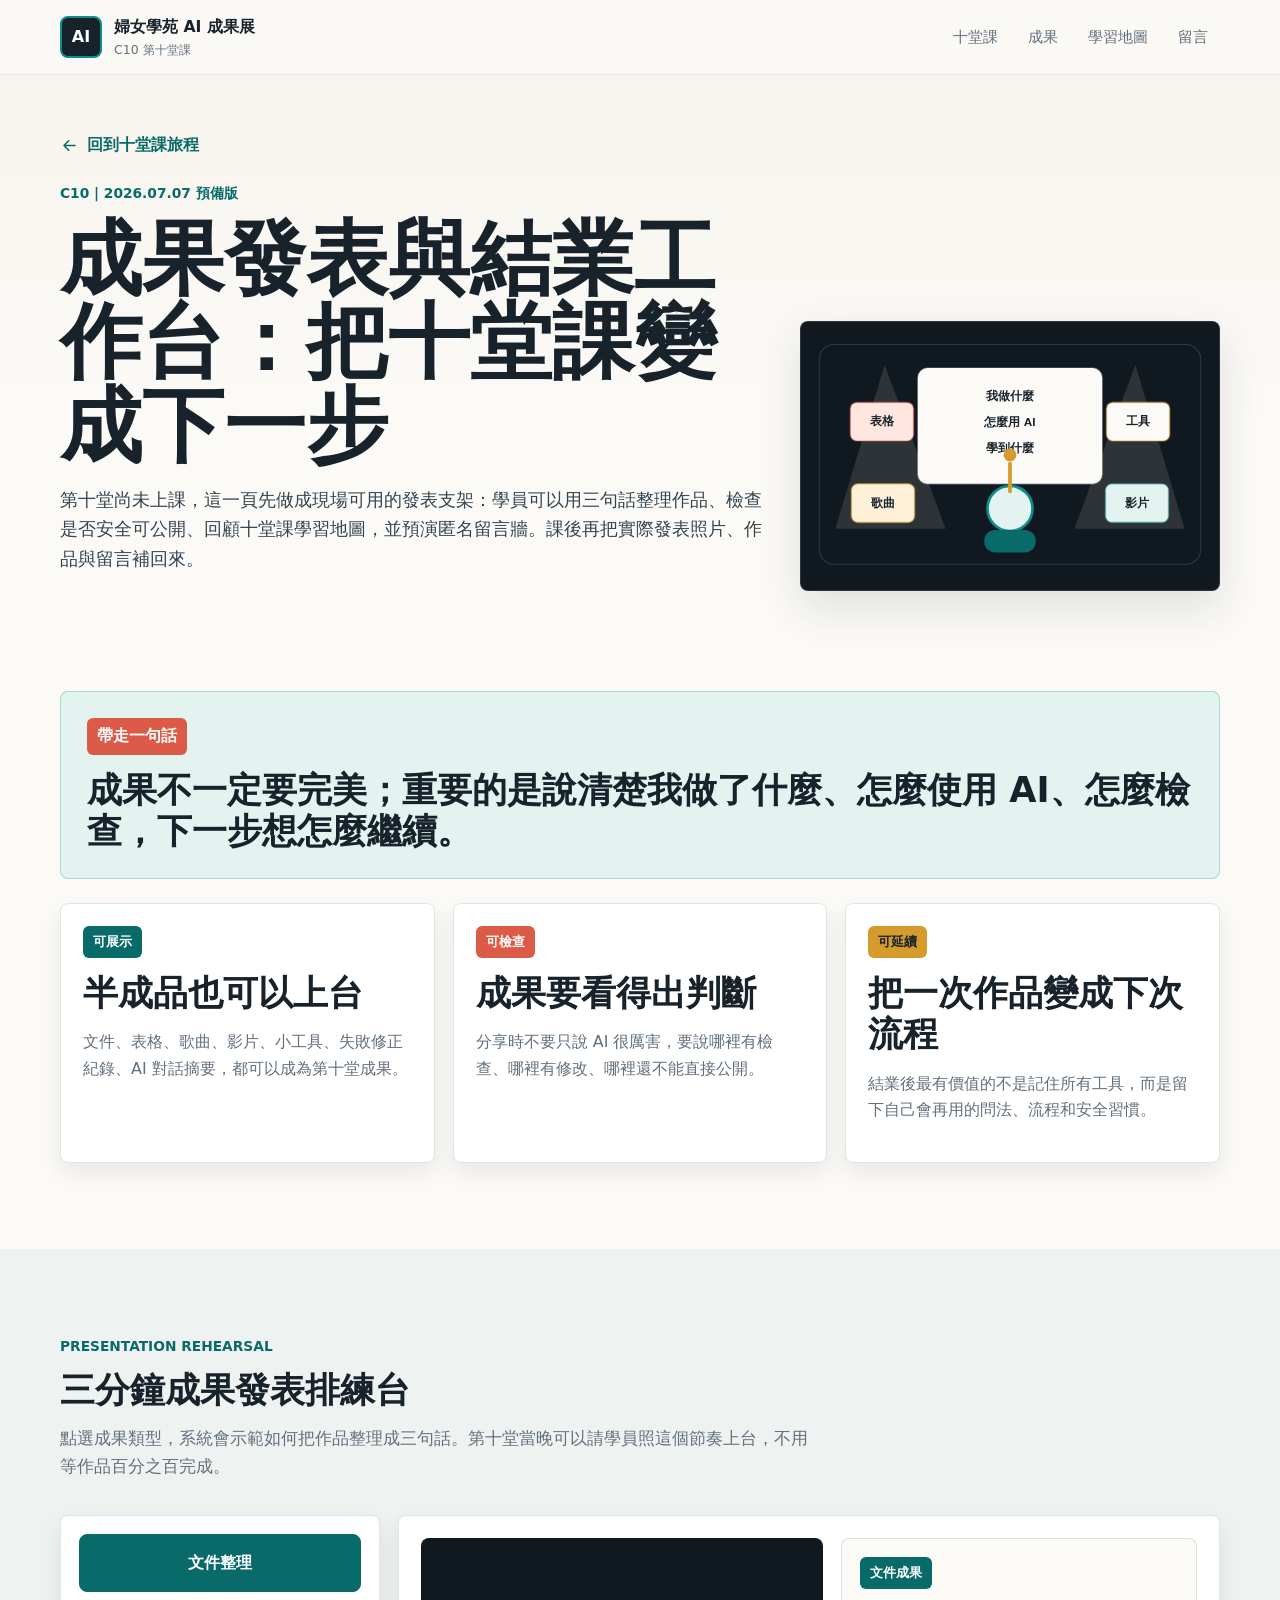
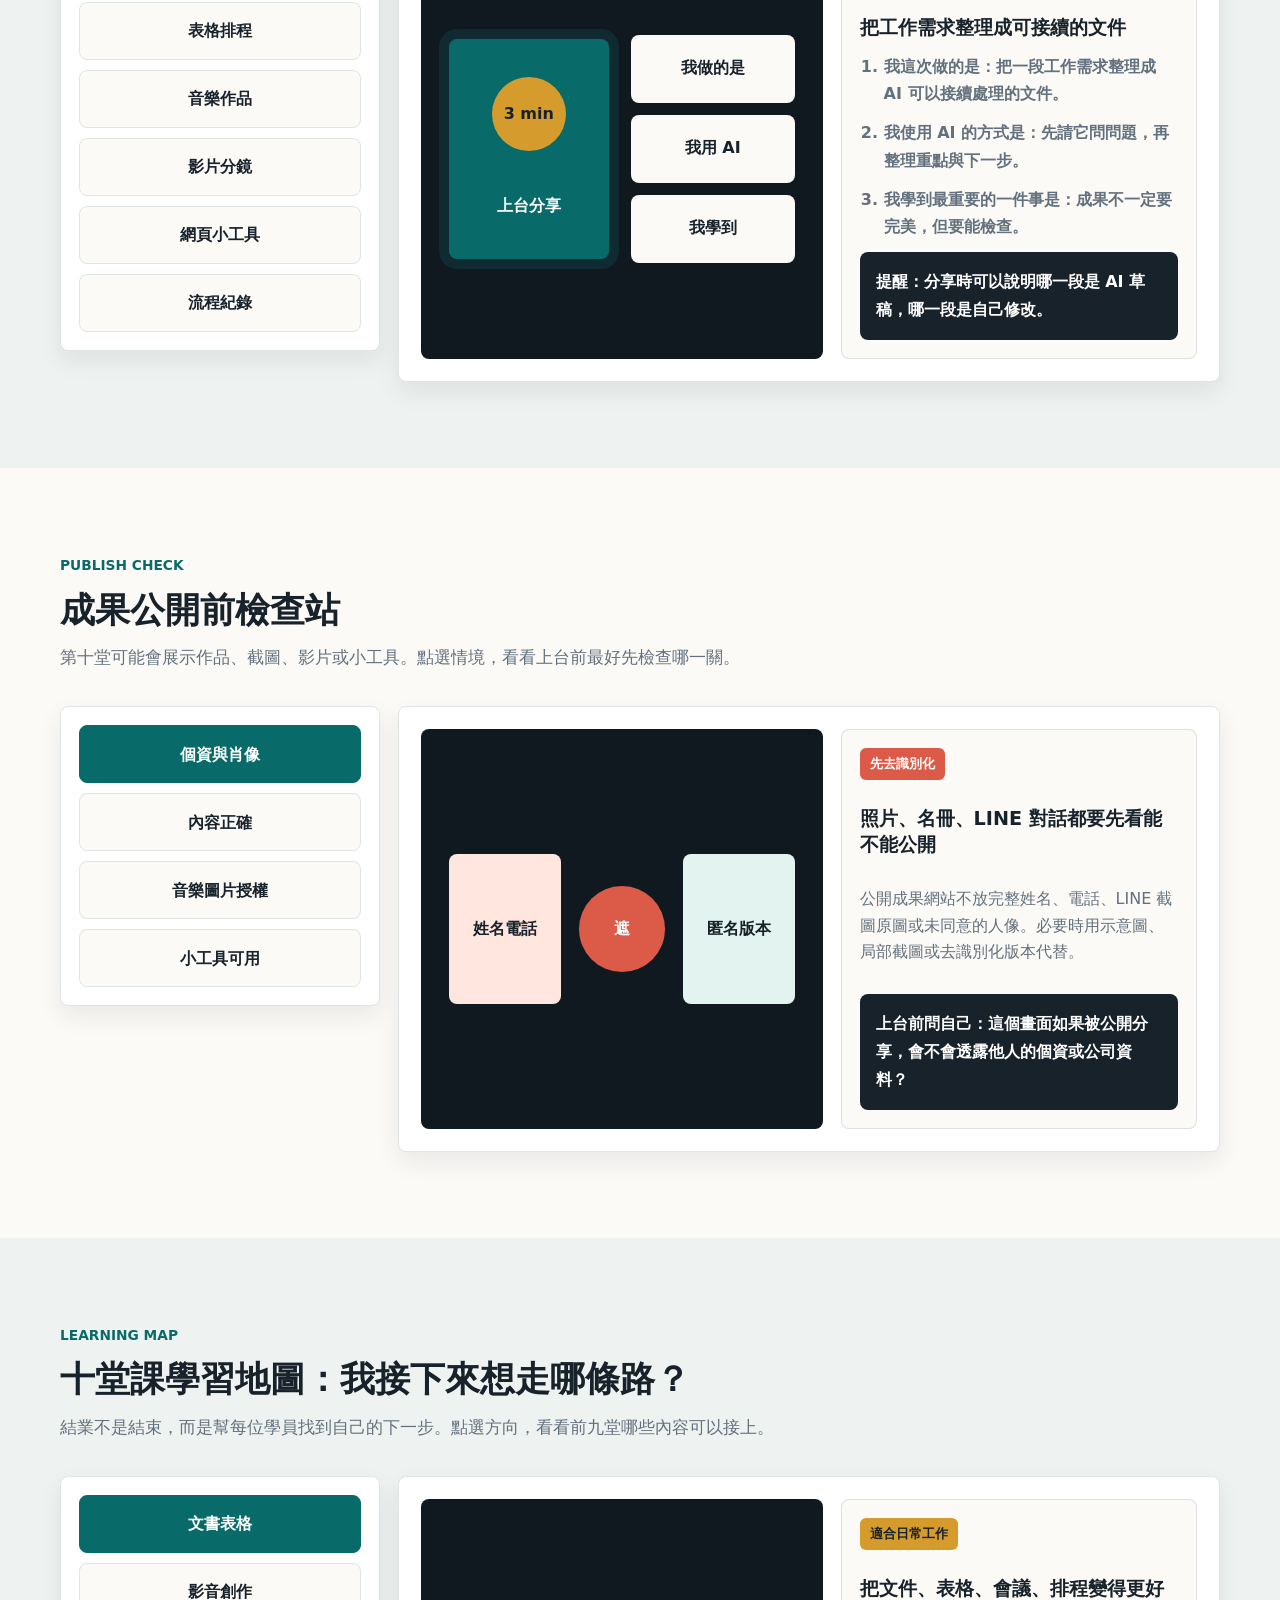
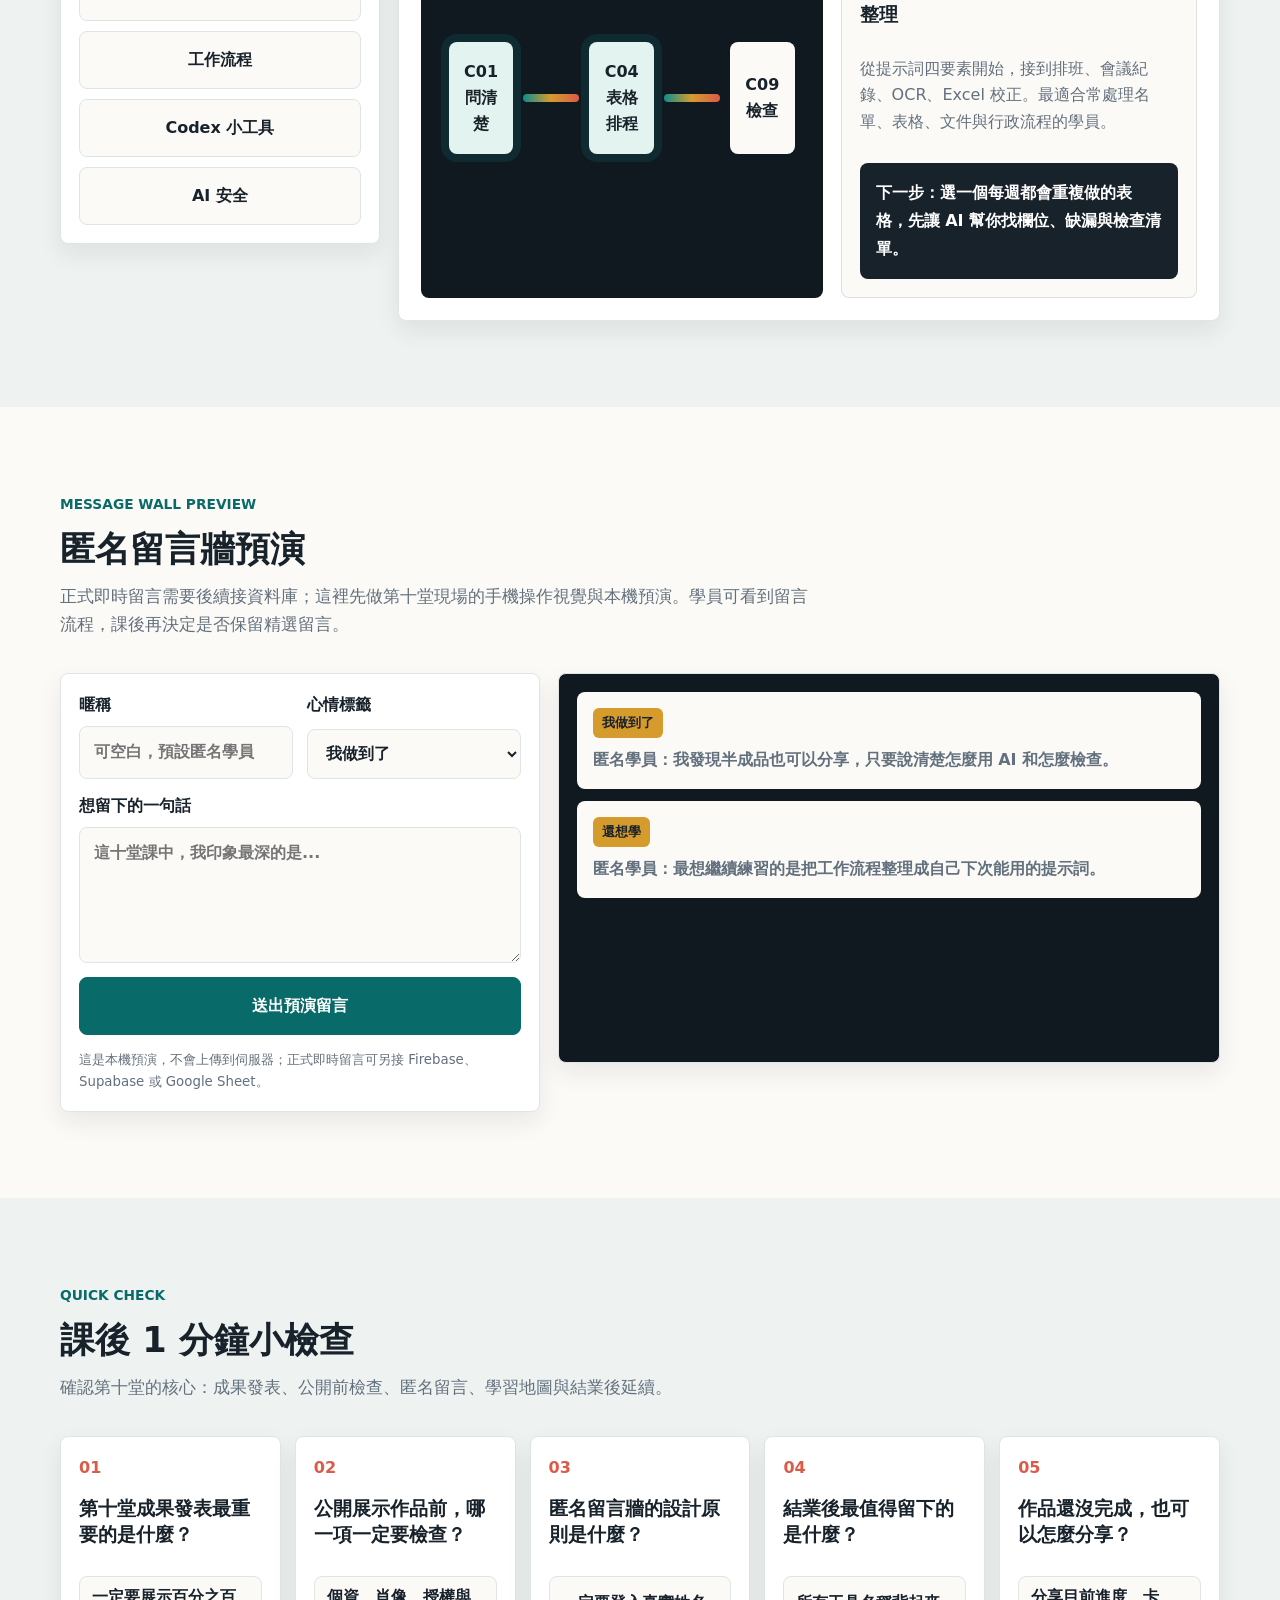
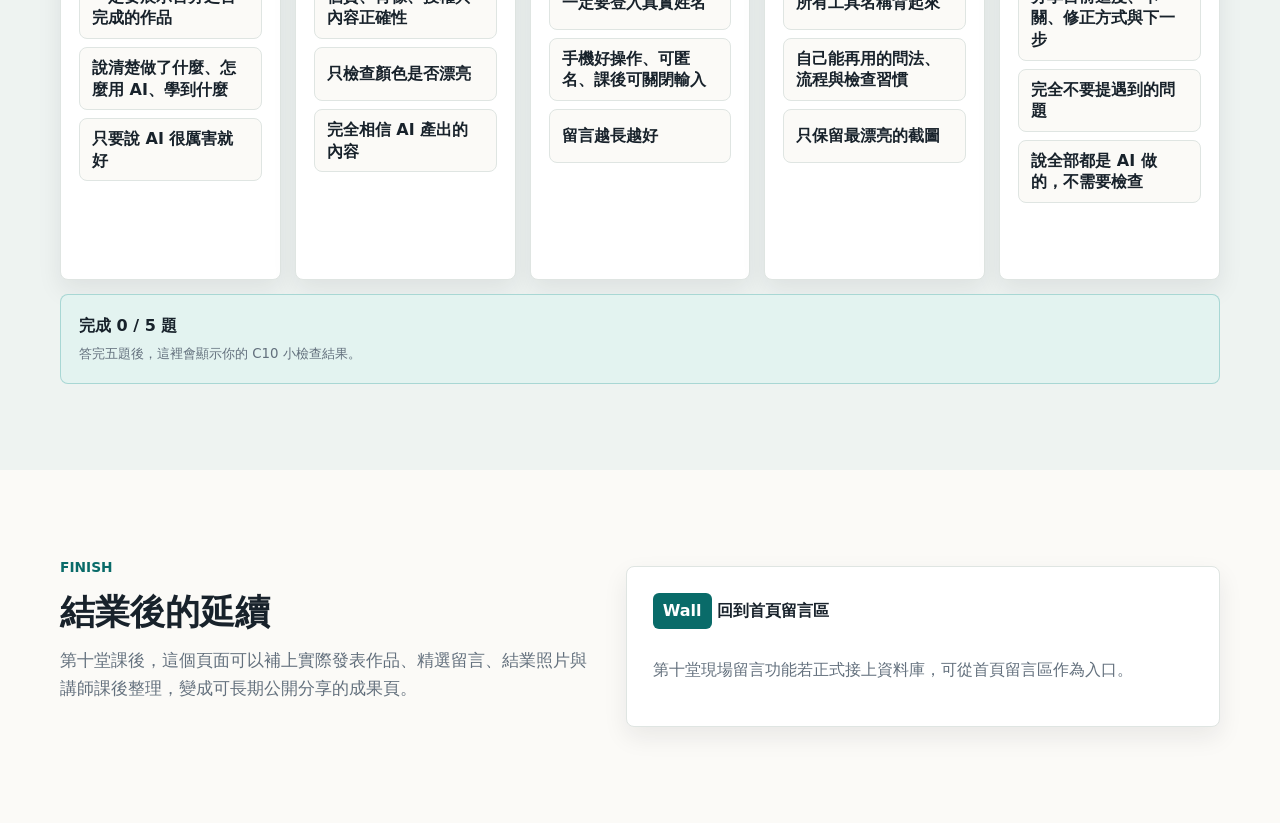
<file: courses/c10.html>
<!doctype html>
<html lang="zh-Hant">
  <head>
    <meta charset="utf-8">
    <meta name="viewport" content="width=device-width, initial-scale=1">
    <title>C10 第十堂課 | AI 入門應用班成果展</title>
    <meta
      name="description"
      content="第十堂課預備版：成果發表、十堂課回顧、匿名留言牆預演、AI 學習地圖與結業後下一步。"
    >
    <link rel="icon" href="../assets/favicon.svg" type="image/svg+xml">
    <link rel="stylesheet" href="../assets/styles.css">
  </head>
  <body class="lesson-page">
    <svg aria-hidden="true" class="icon-sprite">
      <symbol id="icon-home" viewBox="0 0 24 24">
        <path d="M3 10.8 12 3l9 7.8v9.2a1 1 0 0 1-1 1h-5.2v-6.2H9.2V21H4a1 1 0 0 1-1-1z"/>
      </symbol>
      <symbol id="icon-course" viewBox="0 0 24 24">
        <path d="M5 4.8h10.5a3.5 3.5 0 0 1 3.5 3.5V20H8.5A3.5 3.5 0 0 1 5 16.5z"/>
        <path d="M8.5 4.8A3.5 3.5 0 0 0 5 8.3v8.2A3.5 3.5 0 0 1 8.5 13H19"/>
      </symbol>
      <symbol id="icon-gallery" viewBox="0 0 24 24">
        <rect x="4" y="5" width="16" height="14" rx="1"/>
        <path d="m7 16 3.2-3.4 2.4 2.3 2.8-3.8L19 16"/>
        <circle cx="9" cy="9" r="1.2"/>
      </symbol>
      <symbol id="icon-message" viewBox="0 0 24 24">
        <path d="M5 5h14v10H9l-4 4z"/>
        <path d="M8 9h8M8 12h5"/>
      </symbol>
      <symbol id="icon-info" viewBox="0 0 24 24">
        <circle cx="12" cy="12" r="8"/>
        <path d="M12 10v6M12 7.5h.01"/>
      </symbol>
      <symbol id="icon-arrow" viewBox="0 0 24 24">
        <path d="M19 12H5M11 6l-6 6 6 6"/>
      </symbol>
    </svg>

    <header class="site-header">
      <a class="brand" href="../index.html" aria-label="回到成果展首頁">
        <span class="brand-mark">AI</span>
        <span>
          <strong>婦女學苑 AI 成果展</strong>
          <small>C10 第十堂課</small>
        </span>
      </a>
      <nav class="desktop-nav" aria-label="主要導覽">
        <a href="../index.html#journey">十堂課</a>
        <a href="../index.html#outcomes">成果</a>
        <a href="../index.html#map">學習地圖</a>
        <a href="../index.html#message-wall">留言</a>
      </nav>
    </header>

    <main>
      <section class="lesson-hero c10-hero">
        <div class="lesson-hero-copy reveal">
          <a class="back-link" href="../index.html#journey">
            <svg><use href="#icon-arrow"></use></svg>
            回到十堂課旅程
          </a>
          <p class="eyebrow">C10 | 2026.07.07 預備版</p>
          <h1>成果發表與結業工作台：把十堂課變成下一步</h1>
          <p>
            第十堂尚未上課，這一頁先做成現場可用的發表支架：學員可以用三句話整理作品、檢查是否安全可公開、回顧十堂課學習地圖，並預演匿名留言牆。課後再把實際發表照片、作品與留言補回來。
          </p>
        </div>
        <figure class="c10-stage reveal" aria-label="第十堂成果發表舞台動畫">
          <svg viewBox="0 0 780 500" role="img" aria-labelledby="c10-hero-title c10-hero-desc">
            <title id="c10-hero-title">成果發表舞台</title>
            <desc id="c10-hero-desc">學員作品進入舞台，經過三句話發表、安全檢查、留言互動，最後形成下一步學習地圖。</desc>
            <rect class="stage-bg" x="34" y="42" width="712" height="410" rx="28"></rect>
            <path class="stage-light light-a" d="M156 80 64 386h206z"></path>
            <path class="stage-light light-b" d="M624 80 510 386h206z"></path>
            <g class="stage-screen">
              <rect x="218" y="86" width="344" height="216" rx="18"></rect>
              <text x="390" y="146">我做什麼</text>
              <text x="390" y="194">怎麼用 AI</text>
              <text x="390" y="242">學到什麼</text>
            </g>
            <g class="stage-person">
              <circle cx="390" cy="348" r="42"></circle>
              <rect x="342" y="388" width="96" height="42" rx="20"></rect>
              <path d="M390 316v-52"></path>
              <circle cx="390" cy="248" r="12"></circle>
            </g>
            <g class="stage-work work-a">
              <rect x="94" y="302" width="118" height="72" rx="12"></rect>
              <text x="153" y="345">歌曲</text>
            </g>
            <g class="stage-work work-b">
              <rect x="568" y="302" width="118" height="72" rx="12"></rect>
              <text x="627" y="345">影片</text>
            </g>
            <g class="stage-work work-c">
              <rect x="92" y="150" width="118" height="72" rx="12"></rect>
              <text x="151" y="193">表格</text>
            </g>
            <g class="stage-work work-d">
              <rect x="570" y="150" width="118" height="72" rx="12"></rect>
              <text x="629" y="193">工具</text>
            </g>
          </svg>
        </figure>
      </section>

      <section class="content-section lesson-content">
        <div class="lesson-takeaway reveal">
          <span class="lesson-number">帶走一句話</span>
          <h2>成果不一定要完美；重要的是說清楚我做了什麼、怎麼使用 AI、怎麼檢查，下一步想怎麼繼續。</h2>
        </div>

        <div class="c10-principles reveal">
          <article>
            <span>可展示</span>
            <h2>半成品也可以上台</h2>
            <p>文件、表格、歌曲、影片、小工具、失敗修正紀錄、AI 對話摘要，都可以成為第十堂成果。</p>
          </article>
          <article>
            <span>可檢查</span>
            <h2>成果要看得出判斷</h2>
            <p>分享時不要只說 AI 很厲害，要說哪裡有檢查、哪裡有修改、哪裡還不能直接公開。</p>
          </article>
          <article>
            <span>可延續</span>
            <h2>把一次作品變成下次流程</h2>
            <p>結業後最有價值的不是記住所有工具，而是留下自己會再用的問法、流程和安全習慣。</p>
          </article>
        </div>
      </section>

      <section class="content-section surface">
        <div class="section-heading reveal">
          <p class="eyebrow">Presentation Rehearsal</p>
          <h2>三分鐘成果發表排練台</h2>
          <p>點選成果類型，系統會示範如何把作品整理成三句話。第十堂當晚可以請學員照這個節奏上台，不用等作品百分之百完成。</p>
        </div>

        <div class="c10-present-lab reveal" data-c10-present>
          <div class="c10-present-types" aria-label="選擇成果發表類型">
            <button type="button" class="is-selected" data-c10-present-type="doc">文件整理</button>
            <button type="button" data-c10-present-type="table">表格排程</button>
            <button type="button" data-c10-present-type="music">音樂作品</button>
            <button type="button" data-c10-present-type="video">影片分鏡</button>
            <button type="button" data-c10-present-type="tool">網頁小工具</button>
            <button type="button" data-c10-present-type="process">流程紀錄</button>
          </div>
          <article class="c10-present-board" aria-live="polite">
            <div class="c10-stage-simulator" data-c10-present-visual data-mode="doc">
              <div class="speaker-podium">
                <span>3 min</span>
                <strong>上台分享</strong>
              </div>
              <div class="presentation-notes">
                <p>我做的是</p>
                <p>我用 AI</p>
                <p>我學到</p>
              </div>
            </div>
            <div class="c10-present-copy">
              <span data-c10-present-tag>文件成果</span>
              <h3 data-c10-present-title>把工作需求整理成可接續的文件</h3>
              <ol data-c10-present-lines>
                <li>我這次做的是：把一段工作需求整理成 AI 可以接續處理的文件。</li>
                <li>我使用 AI 的方式是：先請它問問題，再整理重點與下一步。</li>
                <li>我學到最重要的一件事是：成果不一定要完美，但要能檢查。</li>
              </ol>
              <strong data-c10-present-tip>提醒：分享時可以說明哪一段是 AI 草稿，哪一段是自己修改。</strong>
            </div>
          </article>
        </div>
      </section>

      <section class="content-section">
        <div class="section-heading reveal">
          <p class="eyebrow">Publish Check</p>
          <h2>成果公開前檢查站</h2>
          <p>第十堂可能會展示作品、截圖、影片或小工具。點選情境，看看上台前最好先檢查哪一關。</p>
        </div>

        <div class="c10-check-lab reveal" data-c10-check>
          <div class="c10-check-cases" aria-label="選擇成果檢查情境">
            <button type="button" class="is-selected" data-c10-check-case="privacy">個資與肖像</button>
            <button type="button" data-c10-check-case="accuracy">內容正確</button>
            <button type="button" data-c10-check-case="copyright">音樂圖片授權</button>
            <button type="button" data-c10-check-case="tool">小工具可用</button>
          </div>
          <article class="c10-check-board" aria-live="polite">
            <div class="c10-check-visual" data-c10-check-visual data-mode="privacy">
              <div class="check-item is-blocked">姓名電話</div>
              <div class="check-gate">遮</div>
              <div class="check-item is-safe">匿名版本</div>
            </div>
            <div class="c10-check-copy">
              <span data-c10-check-tag>先去識別化</span>
              <h3 data-c10-check-title>照片、名冊、LINE 對話都要先看能不能公開</h3>
              <p data-c10-check-desc>公開成果網站不放完整姓名、電話、LINE 截圖原圖或未同意的人像。必要時用示意圖、局部截圖或去識別化版本代替。</p>
              <strong data-c10-check-action>上台前問自己：這個畫面如果被公開分享，會不會透露他人的個資或公司資料？</strong>
            </div>
          </article>
        </div>
      </section>

      <section class="content-section surface">
        <div class="section-heading reveal">
          <p class="eyebrow">Learning Map</p>
          <h2>十堂課學習地圖：我接下來想走哪條路？</h2>
          <p>結業不是結束，而是幫每位學員找到自己的下一步。點選方向，看看前九堂哪些內容可以接上。</p>
        </div>

        <div class="c10-map-lab reveal" data-c10-map>
          <div class="c10-map-choices" aria-label="選擇結業後學習方向">
            <button type="button" class="is-selected" data-c10-map-path="office">文書表格</button>
            <button type="button" data-c10-map-path="media">影音創作</button>
            <button type="button" data-c10-map-path="workflow">工作流程</button>
            <button type="button" data-c10-map-path="tool">Codex 小工具</button>
            <button type="button" data-c10-map-path="safe">AI 安全</button>
          </div>
          <article class="c10-map-board" aria-live="polite">
            <div class="c10-map-visual" data-c10-map-visual data-mode="office">
              <div class="map-node is-hot">C01 問清楚</div>
              <div class="map-line"></div>
              <div class="map-node is-hot">C04 表格排程</div>
              <div class="map-line"></div>
              <div class="map-node">C09 檢查</div>
            </div>
            <div class="c10-map-copy">
              <span data-c10-map-tag>適合日常工作</span>
              <h3 data-c10-map-title>把文件、表格、會議、排程變得更好整理</h3>
              <p data-c10-map-desc>從提示詞四要素開始，接到排班、會議紀錄、OCR、Excel 校正。最適合常處理名單、表格、文件與行政流程的學員。</p>
              <strong data-c10-map-next>下一步：選一個每週都會重複做的表格，先讓 AI 幫你找欄位、缺漏與檢查清單。</strong>
            </div>
          </article>
        </div>
      </section>

      <section class="content-section">
        <div class="section-heading reveal">
          <p class="eyebrow">Message Wall Preview</p>
          <h2>匿名留言牆預演</h2>
          <p>正式即時留言需要後續接資料庫；這裡先做第十堂現場的手機操作視覺與本機預演。學員可看到留言流程，課後再決定是否保留精選留言。</p>
        </div>

        <div class="c10-wall-lab reveal" data-c10-wall>
          <form class="c10-wall-form" data-c10-wall-form>
            <label>
              暱稱
              <input type="text" name="name" maxlength="12" placeholder="可空白，預設匿名學員">
            </label>
            <label>
              心情標籤
              <select name="mood">
                <option value="我做到了">我做到了</option>
                <option value="很實用">很實用</option>
                <option value="還想學">還想學</option>
                <option value="有點驚喜">有點驚喜</option>
              </select>
            </label>
            <label class="is-wide">
              想留下的一句話
              <textarea name="message" maxlength="80" placeholder="這十堂課中，我印象最深的是..."></textarea>
            </label>
            <button type="submit">送出預演留言</button>
            <small>這是本機預演，不會上傳到伺服器；正式即時留言可另接 Firebase、Supabase 或 Google Sheet。</small>
          </form>
          <div class="c10-wall-board" aria-live="polite" data-c10-wall-board>
            <article>
              <span>我做到了</span>
              <p>匿名學員：我發現半成品也可以分享，只要說清楚怎麼用 AI 和怎麼檢查。</p>
            </article>
            <article>
              <span>還想學</span>
              <p>匿名學員：最想繼續練習的是把工作流程整理成自己下次能用的提示詞。</p>
            </article>
          </div>
        </div>
      </section>

      <section class="content-section surface">
        <div class="section-heading reveal">
          <p class="eyebrow">Quick Check</p>
          <h2>課後 1 分鐘小檢查</h2>
          <p>確認第十堂的核心：成果發表、公開前檢查、匿名留言、學習地圖與結業後延續。</p>
        </div>
        <div class="quiz-panel reveal" data-quiz data-quiz-name="C10">
          <article class="quiz-card" data-quiz-question>
            <span>01</span>
            <h3>第十堂成果發表最重要的是什麼？</h3>
            <button type="button" data-correct="false">一定要展示百分之百完成的作品</button>
            <button type="button" data-correct="true">說清楚做了什麼、怎麼用 AI、學到什麼</button>
            <button type="button" data-correct="false">只要說 AI 很厲害就好</button>
            <p class="quiz-feedback"></p>
          </article>
          <article class="quiz-card" data-quiz-question>
            <span>02</span>
            <h3>公開展示作品前，哪一項一定要檢查？</h3>
            <button type="button" data-correct="true">個資、肖像、授權與內容正確性</button>
            <button type="button" data-correct="false">只檢查顏色是否漂亮</button>
            <button type="button" data-correct="false">完全相信 AI 產出的內容</button>
            <p class="quiz-feedback"></p>
          </article>
          <article class="quiz-card" data-quiz-question>
            <span>03</span>
            <h3>匿名留言牆的設計原則是什麼？</h3>
            <button type="button" data-correct="false">一定要登入真實姓名</button>
            <button type="button" data-correct="true">手機好操作、可匿名、課後可關閉輸入</button>
            <button type="button" data-correct="false">留言越長越好</button>
            <p class="quiz-feedback"></p>
          </article>
          <article class="quiz-card" data-quiz-question>
            <span>04</span>
            <h3>結業後最值得留下的是什麼？</h3>
            <button type="button" data-correct="false">所有工具名稱背起來</button>
            <button type="button" data-correct="true">自己能再用的問法、流程與檢查習慣</button>
            <button type="button" data-correct="false">只保留最漂亮的截圖</button>
            <p class="quiz-feedback"></p>
          </article>
          <article class="quiz-card" data-quiz-question>
            <span>05</span>
            <h3>作品還沒完成，也可以怎麼分享？</h3>
            <button type="button" data-correct="true">分享目前進度、卡關、修正方式與下一步</button>
            <button type="button" data-correct="false">完全不要提遇到的問題</button>
            <button type="button" data-correct="false">說全部都是 AI 做的，不需要檢查</button>
            <p class="quiz-feedback"></p>
          </article>
          <div class="quiz-result" aria-live="polite">
            <strong>完成 0 / 5 題</strong>
            <small>答完五題後，這裡會顯示你的 C10 小檢查結果。</small>
          </div>
        </div>
      </section>

      <section class="content-section split next-lesson">
        <div class="section-heading reveal">
          <p class="eyebrow">Finish</p>
          <h2>結業後的延續</h2>
          <p>
            第十堂課後，這個頁面可以補上實際發表作品、精選留言、結業照片與講師課後整理，變成可長期公開分享的成果頁。
          </p>
        </div>
        <a class="next-card reveal" href="../index.html#message-wall">
          <span>Wall</span>
          <strong>回到首頁留言區</strong>
          <p>第十堂現場留言功能若正式接上資料庫，可從首頁留言區作為入口。</p>
        </a>
      </section>
    </main>

    <nav class="mobile-bottom-nav" aria-label="手機導覽">
      <a href="../index.html" aria-label="首頁">
        <svg><use href="#icon-home"></use></svg>
        <span>首頁</span>
      </a>
      <a href="../index.html#journey" aria-label="課程">
        <svg><use href="#icon-course"></use></svg>
        <span>課程</span>
      </a>
      <a href="../index.html#outcomes" aria-label="成果">
        <svg><use href="#icon-gallery"></use></svg>
        <span>成果</span>
      </a>
      <a href="../index.html#message-wall" aria-label="留言">
        <svg><use href="#icon-message"></use></svg>
        <span>留言</span>
      </a>
      <a href="../index.html#about" aria-label="關於">
        <svg><use href="#icon-info"></use></svg>
        <span>關於</span>
      </a>
    </nav>

    <script src="../assets/app.js"></script>
  </body>
</html>
</file>
<file: assets/styles.css>
:root {
  color-scheme: light;
  --ink: #18222b;
  --muted: #63707d;
  --paper: #fbfaf7;
  --panel: #ffffff;
  --line: #dfe5e2;
  --teal: #0f8c8c;
  --teal-dark: #096b69;
  --coral: #db5b48;
  --gold: #d69b2d;
  --green: #3f8f5f;
  --navy: #243447;
  --shadow: 0 18px 45px rgba(21, 31, 39, 0.12);
  --soft-shadow: 0 10px 24px rgba(21, 31, 39, 0.08);
  --max: 1160px;
}

* {
  box-sizing: border-box;
}

html {
  scroll-behavior: smooth;
}

body {
  margin: 0;
  background: var(--paper);
  color: var(--ink);
  font-family: "Noto Sans TC", "PingFang TC", "Microsoft JhengHei", system-ui, sans-serif;
  line-height: 1.65;
  letter-spacing: 0;
}

a {
  color: inherit;
  text-decoration: none;
}

svg {
  display: block;
}

.icon-sprite {
  position: absolute;
  width: 0;
  height: 0;
  overflow: hidden;
}

.site-header {
  position: fixed;
  inset: 0 0 auto;
  z-index: 20;
  display: flex;
  align-items: center;
  justify-content: space-between;
  padding: 14px max(24px, calc((100vw - var(--max)) / 2));
  background: rgba(251, 250, 247, 0.86);
  border-bottom: 1px solid rgba(223, 229, 226, 0.76);
  backdrop-filter: blur(18px);
}

.brand {
  display: inline-flex;
  align-items: center;
  gap: 12px;
}

.brand-mark {
  display: grid;
  width: 42px;
  height: 42px;
  place-items: center;
  color: #fff;
  background: var(--ink);
  border: 2px solid var(--teal);
  border-radius: 8px;
  font-weight: 800;
}

.brand strong,
.brand small {
  display: block;
}

.brand strong {
  font-size: 0.98rem;
}

.brand small {
  color: var(--muted);
  font-size: 0.78rem;
}

.desktop-nav {
  display: flex;
  align-items: center;
  gap: 6px;
}

.desktop-nav a {
  padding: 9px 12px;
  border-radius: 8px;
  color: var(--muted);
  font-size: 0.94rem;
  transition: background 180ms ease, color 180ms ease;
}

.desktop-nav a:hover,
.desktop-nav a:focus-visible {
  color: var(--ink);
  background: #eef3f1;
}

.hero {
  position: relative;
  min-height: 94vh;
  display: grid;
  grid-template-columns: 1fr;
  gap: 34px;
  align-items: center;
  padding: 124px max(24px, calc((100vw - 1280px) / 2)) 56px;
  overflow: hidden;
  background:
    linear-gradient(180deg, rgba(251, 250, 247, 1), rgba(239, 245, 242, 0.8)),
    repeating-linear-gradient(0deg, rgba(24, 34, 43, 0.05) 0 1px, transparent 1px 48px),
    repeating-linear-gradient(90deg, rgba(24, 34, 43, 0.05) 0 1px, transparent 1px 48px);
}

.hero::after {
  content: "";
  position: absolute;
  left: 0;
  right: 0;
  bottom: 0;
  height: 70px;
  background: linear-gradient(180deg, rgba(251, 250, 247, 0), var(--paper));
  pointer-events: none;
}

.hero-copy {
  position: relative;
  z-index: 2;
  max-width: 900px;
  margin: 0 auto;
  text-align: center;
}

.eyebrow {
  margin: 0 0 12px;
  color: var(--teal-dark);
  font-size: 0.86rem;
  font-weight: 800;
  text-transform: uppercase;
}

h1,
h2,
h3,
p {
  letter-spacing: 0;
}

h1 {
  margin: 0;
  font-size: 5.1rem;
  line-height: 1.02;
}

h2 {
  margin: 0;
  font-size: 2.2rem;
  line-height: 1.18;
}

h3 {
  margin: 0;
  font-size: 1.2rem;
  line-height: 1.35;
}

.hero-lead {
  margin: 24px auto 0;
  max-width: 760px;
  color: #344451;
  font-size: 1.24rem;
}

.hero-actions {
  display: flex;
  flex-wrap: wrap;
  justify-content: center;
  gap: 12px;
  margin-top: 34px;
}

.btn {
  display: inline-flex;
  align-items: center;
  justify-content: center;
  gap: 9px;
  min-height: 46px;
  padding: 11px 16px;
  border: 1px solid transparent;
  border-radius: 8px;
  font-weight: 800;
  transition: transform 180ms ease, box-shadow 180ms ease, background 180ms ease;
}

.btn svg {
  width: 19px;
  height: 19px;
  fill: none;
  stroke: currentColor;
  stroke-width: 2;
  stroke-linecap: round;
  stroke-linejoin: round;
}

.btn:hover {
  transform: translateY(-2px);
}

.btn.primary {
  color: #fff;
  background: var(--teal-dark);
  box-shadow: var(--soft-shadow);
}

.btn.secondary {
  color: var(--ink);
  background: #fff;
  border-color: var(--line);
}

.hero-product {
  position: relative;
  z-index: 2;
  width: min(1160px, 100%);
  margin: 10px auto 0;
}

.hero-product img {
  display: block;
  width: 100%;
  border: 1px solid rgba(24, 34, 43, 0.12);
  border-radius: 8px;
  box-shadow: 0 34px 90px rgba(21, 31, 39, 0.18);
  animation: productBreath 7s ease-in-out infinite;
}

.hero-product figcaption {
  display: grid;
  grid-template-columns: repeat(5, 1fr);
  gap: 8px;
  width: min(820px, calc(100% - 40px));
  margin: -34px auto 0;
  padding: 10px;
  color: #18222b;
  background: rgba(255, 255, 255, 0.86);
  border: 1px solid rgba(223, 229, 226, 0.9);
  border-radius: 8px;
  box-shadow: var(--soft-shadow);
  backdrop-filter: blur(16px);
}

.hero-product figcaption span {
  min-height: 38px;
  display: grid;
  place-items: center;
  color: var(--muted);
  font-size: 0.84rem;
  font-weight: 900;
}

.visual-story {
  background: #121a20;
  color: #fff;
  padding: 86px max(24px, calc((100vw - var(--max)) / 2));
}

.story-block {
  display: grid;
  grid-template-columns: minmax(0, 0.82fr) minmax(420px, 1.18fr);
  gap: 52px;
  align-items: center;
  min-height: 680px;
  padding: 42px 0;
  border-bottom: 1px solid rgba(255, 255, 255, 0.12);
}

.story-block:last-child {
  border-bottom: 0;
}

.story-block-reverse {
  grid-template-columns: minmax(420px, 1.18fr) minmax(0, 0.82fr);
}

.story-block-reverse .story-copy {
  order: 2;
}

.story-block-reverse .story-visual {
  order: 1;
}

.story-copy h2 {
  font-size: 3.2rem;
  line-height: 1.08;
}

.story-copy p:last-child {
  color: rgba(255, 255, 255, 0.72);
  font-size: 1.08rem;
}

.story-visual {
  margin: 0;
  display: grid;
  place-items: center;
}

.story-visual img {
  display: block;
  width: min(100%, 1040px);
  border: 1px solid rgba(255, 255, 255, 0.14);
  border-radius: 8px;
  box-shadow: 0 32px 90px rgba(0, 0, 0, 0.34);
  transition: transform 500ms ease, box-shadow 500ms ease;
}

.story-block:hover .story-visual img {
  transform: translateY(-8px) scale(1.012);
  box-shadow: 0 42px 110px rgba(0, 0, 0, 0.42);
}

.hero-stage {
  position: relative;
  min-height: 520px;
  border: 1px solid rgba(24, 34, 43, 0.12);
  background: #f4f1ea;
  box-shadow: var(--shadow);
  overflow: hidden;
}

.stage-grid {
  position: absolute;
  inset: 0;
  background:
    linear-gradient(rgba(24, 34, 43, 0.08) 1px, transparent 1px),
    linear-gradient(90deg, rgba(24, 34, 43, 0.08) 1px, transparent 1px);
  background-size: 52px 52px;
  animation: gridMove 14s linear infinite;
}

.stage-lines {
  position: absolute;
  inset: 0;
  width: 100%;
  height: 100%;
}

.pulse-line {
  fill: none;
  stroke: var(--teal);
  stroke-width: 3;
  stroke-dasharray: 8 13;
  opacity: 0.78;
  animation: dashFlow 7s linear infinite;
}

.pulse-line.delay {
  stroke: var(--coral);
  animation-delay: -2s;
}

.pulse-line.slow {
  stroke: var(--gold);
  animation-duration: 10s;
}

.stage-card,
.stage-node {
  position: absolute;
  z-index: 2;
  border: 1px solid rgba(24, 34, 43, 0.14);
  border-radius: 8px;
  background: rgba(255, 255, 255, 0.92);
  box-shadow: var(--soft-shadow);
}

.stage-card-main {
  left: 50%;
  top: 50%;
  width: min(320px, 70%);
  padding: 22px;
  transform: translate(-50%, -50%);
}

.stage-card-main span {
  color: var(--muted);
  font-size: 0.92rem;
}

.stage-card-main strong {
  display: block;
  margin-top: 8px;
  font-size: 1.5rem;
  line-height: 1.25;
}

.stage-node {
  min-width: 96px;
  padding: 10px 14px;
  color: #fff;
  text-align: center;
  font-weight: 800;
  animation: floatStep 5.5s ease-in-out infinite;
}

.node-a {
  left: 10%;
  top: 16%;
  background: var(--coral);
}

.node-b {
  right: 12%;
  top: 22%;
  background: var(--teal-dark);
  animation-delay: -1s;
}

.node-c {
  left: 13%;
  bottom: 23%;
  background: var(--gold);
  animation-delay: -2s;
}

.node-d {
  right: 13%;
  bottom: 18%;
  background: var(--green);
  animation-delay: -3s;
}

.node-e {
  left: 41%;
  bottom: 8%;
  background: var(--navy);
  animation-delay: -4s;
}

.content-section {
  width: min(var(--max), calc(100% - 48px));
  margin: 0 auto;
  padding: 86px 0;
}

.content-section.surface {
  width: 100%;
  max-width: none;
  padding-inline: max(24px, calc((100vw - var(--max)) / 2));
  background: #eef3f1;
}

.section-heading {
  max-width: 760px;
  margin-bottom: 34px;
}

.section-heading p:last-child {
  margin: 14px 0 0;
  color: var(--muted);
  font-size: 1.06rem;
}

.timeline {
  display: grid;
  grid-template-columns: repeat(5, minmax(0, 1fr));
  gap: 14px;
}

.timeline-item {
  position: relative;
  min-height: 188px;
  padding: 18px;
  border: 1px solid var(--line);
  border-radius: 8px;
  background: #fff;
  box-shadow: 0 1px 0 rgba(24, 34, 43, 0.04);
  transition: transform 180ms ease, box-shadow 180ms ease, border-color 180ms ease;
}

.timeline-item:hover,
.timeline-item:focus-visible {
  transform: translateY(-3px);
  border-color: rgba(15, 140, 140, 0.35);
  box-shadow: var(--soft-shadow);
}

.timeline-item span {
  display: inline-flex;
  margin-bottom: 12px;
  padding: 4px 8px;
  color: var(--teal-dark);
  background: #e3f3f0;
  border-radius: 6px;
  font-size: 0.82rem;
  font-weight: 900;
}

.timeline-item strong {
  display: block;
  line-height: 1.35;
}

.timeline-item p {
  margin: 10px 0 0;
  color: var(--muted);
  font-size: 0.95rem;
}

.timeline-item.is-active {
  background: var(--ink);
  color: #fff;
}

.timeline-item.is-active p {
  color: rgba(255, 255, 255, 0.76);
}

.showcase-grid {
  display: grid;
  grid-template-columns: repeat(4, minmax(0, 1fr));
  gap: 16px;
}

.outcome-summary {
  display: grid;
  grid-template-columns: repeat(5, minmax(0, 1fr));
  gap: 12px;
  margin: 0 0 22px;
}

.outcome-summary div {
  min-height: 108px;
  padding: 18px;
  border: 1px solid var(--line);
  border-radius: 8px;
  background: #fff;
  box-shadow: var(--soft-shadow);
}

.outcome-summary strong {
  display: block;
  color: var(--teal-dark);
  font-size: clamp(1.6rem, 3vw, 2.35rem);
  line-height: 1;
}

.outcome-summary span {
  display: block;
  margin-top: 10px;
  color: var(--muted);
  font-weight: 800;
  line-height: 1.45;
}

.showcase-card,
.lesson-card,
.prompt-card,
.part-card,
.resource-card,
.quiz-card,
.next-card,
.lesson-preview {
  border: 1px solid var(--line);
  border-radius: 8px;
  background: #fff;
  box-shadow: var(--soft-shadow);
}

.showcase-card {
  display: block;
  min-height: 390px;
  padding: 22px;
  overflow: hidden;
  color: inherit;
  text-decoration: none;
  transition:
    transform 0.22s ease,
    box-shadow 0.22s ease,
    border-color 0.22s ease;
}

.showcase-card:hover,
.showcase-card:focus-visible {
  transform: translateY(-4px);
  border-color: rgba(15, 124, 118, 0.32);
  box-shadow: 0 24px 58px rgba(24, 34, 43, 0.14);
}

.outcome-card {
  min-height: 430px;
}

.outcome-card.is-featured {
  background:
    linear-gradient(180deg, rgba(227, 243, 240, 0.78), rgba(255, 255, 255, 0) 44%),
    #fff;
}

.card-icon {
  display: grid;
  width: 44px;
  height: 44px;
  place-items: center;
  margin-bottom: 20px;
  color: var(--ink);
  border: 1px solid currentColor;
  border-radius: 8px;
}

.showcase-visual {
  position: relative;
  height: 144px;
  margin: -4px -4px 22px;
  border: 1px solid rgba(24, 34, 43, 0.12);
  border-radius: 8px;
  background: #f7f3eb;
  overflow: hidden;
}

.visual-music {
  display: flex;
  align-items: center;
  justify-content: center;
  gap: 14px;
  background: #18222b;
}

.visual-music span {
  width: 18px;
  height: 74px;
  border-radius: 9px;
  background: #20b5ad;
  transform-origin: bottom;
  animation: equalizer 1.7s ease-in-out infinite;
}

.visual-music span:nth-child(2) {
  height: 106px;
  background: #d69b2d;
  animation-delay: -0.3s;
}

.visual-music span:nth-child(3) {
  height: 58px;
  background: #db5b48;
  animation-delay: -0.7s;
}

.visual-music span:nth-child(4) {
  height: 92px;
  background: #ffffff;
  opacity: 0.72;
  animation-delay: -1s;
}

.visual-sheet {
  display: grid;
  grid-template-columns: repeat(3, 1fr);
  gap: 8px;
  padding: 18px;
  background: #eef3f1;
}

.visual-sheet span {
  border-radius: 6px;
  background: #fff;
  box-shadow: inset 0 0 0 1px #dfe5e2;
}

.visual-sheet span:nth-child(2),
.visual-sheet span:nth-child(5) {
  background: #0f8c8c;
  animation: cellPulse 2.6s ease-in-out infinite;
}

.visual-video {
  display: grid;
  grid-template-columns: repeat(3, 1fr);
  gap: 10px;
  padding: 18px;
  background: #fbfaf7;
}

.visual-video span {
  border-radius: 8px;
  background:
    linear-gradient(135deg, rgba(214, 155, 45, 0.45), rgba(219, 91, 72, 0.34)),
    #fff;
  box-shadow: inset 0 0 0 1px rgba(24, 34, 43, 0.1);
  animation: storyboard 5s ease-in-out infinite;
}

.visual-video span:nth-child(2) {
  animation-delay: -1.4s;
}

.visual-video span:nth-child(3) {
  animation-delay: -2.6s;
}

.visual-secure {
  background: #18222b;
}

.visual-secure span {
  position: absolute;
  width: 42px;
  height: 42px;
  border-radius: 8px;
  background: #fff;
}

.visual-secure span:nth-child(1) {
  left: 28px;
  top: 28px;
}

.visual-secure span:nth-child(2) {
  right: 28px;
  top: 28px;
}

.visual-secure span:nth-child(3) {
  left: 28px;
  bottom: 28px;
}

.visual-secure span:nth-child(4) {
  right: 28px;
  bottom: 28px;
  background: #20b5ad;
  animation: secureGlow 2.4s ease-in-out infinite;
}

.visual-meeting {
  background: #f7f3eb;
}

.visual-meeting span {
  position: absolute;
  border-radius: 8px;
  background: #fff;
  box-shadow: inset 0 0 0 1px rgba(24, 34, 43, 0.12);
}

.visual-meeting span:nth-child(1) {
  left: 22px;
  top: 24px;
  width: 78px;
  height: 92px;
  animation: docFloat 3.2s ease-in-out infinite;
}

.visual-meeting span:nth-child(2) {
  left: 116px;
  top: 36px;
  width: 86px;
  height: 72px;
  background: #dcefeb;
  animation: docFloat 3.2s ease-in-out infinite -0.8s;
}

.visual-meeting span:nth-child(3) {
  right: 32px;
  top: 28px;
  width: 90px;
  height: 42px;
  background: #18222b;
}

.visual-meeting span:nth-child(4) {
  right: 44px;
  bottom: 28px;
  width: 118px;
  height: 46px;
  background: #d69b2d;
  opacity: 0.78;
}

.visual-workflow {
  background: #18222b;
}

.visual-workflow span {
  position: absolute;
  border-radius: 999px;
  background: #fff;
}

.visual-workflow span::after {
  content: "";
  position: absolute;
  left: 50%;
  top: 50%;
  width: 58px;
  height: 3px;
  background: rgba(255, 255, 255, 0.28);
  transform: translateY(-50%);
}

.visual-workflow span:nth-child(1) {
  left: 28px;
  top: 54px;
  width: 46px;
  height: 46px;
}

.visual-workflow span:nth-child(2) {
  left: 118px;
  top: 54px;
  width: 46px;
  height: 46px;
  background: #20b5ad;
  animation: workflowPulse 2.4s ease-in-out infinite;
}

.visual-workflow span:nth-child(3) {
  left: 208px;
  top: 54px;
  width: 46px;
  height: 46px;
  background: #d69b2d;
  animation: workflowPulse 2.4s ease-in-out infinite -0.8s;
}

.visual-workflow span:nth-child(4) {
  right: 32px;
  top: 54px;
  width: 46px;
  height: 46px;
  background: #db5b48;
  animation: workflowPulse 2.4s ease-in-out infinite -1.5s;
}

.visual-workflow span:nth-child(4)::after {
  display: none;
}

.card-icon svg {
  width: 24px;
  height: 24px;
  fill: none;
  stroke: currentColor;
  stroke-width: 2;
  stroke-linecap: round;
  stroke-linejoin: round;
}

.tag {
  margin: 0 0 9px;
  color: var(--muted);
  font-size: 0.88rem;
  font-weight: 800;
}

.showcase-card p:last-child {
  color: var(--muted);
}

.outcome-card > p:not(.tag) {
  color: var(--muted);
  font-weight: 700;
  line-height: 1.7;
}

.outcome-meta {
  display: flex;
  flex-wrap: wrap;
  gap: 8px;
  margin-top: 18px;
}

.outcome-meta span {
  display: inline-flex;
  min-height: 32px;
  align-items: center;
  padding: 6px 10px;
  border: 1px solid var(--line);
  border-radius: 999px;
  color: var(--teal-dark);
  background: #eef8f6;
  font-size: 0.82rem;
  font-weight: 900;
}

.accent-coral {
  border-top: 4px solid var(--coral);
}

.accent-teal {
  border-top: 4px solid var(--teal);
}

.accent-gold {
  border-top: 4px solid var(--gold);
}

.accent-green {
  border-top: 4px solid var(--green);
}

.accent-blue {
  border-top: 4px solid #5c9dcf;
}

.accent-slate {
  border-top: 4px solid #18222b;
}

.map-board {
  border: 1px solid var(--line);
  border-radius: 8px;
  background: #fff;
  box-shadow: var(--soft-shadow);
  overflow: hidden;
}

.map-axis {
  display: grid;
  grid-template-columns: repeat(4, 1fr);
  background: var(--ink);
  color: #fff;
}

.map-axis span {
  padding: 15px;
  border-right: 1px solid rgba(255, 255, 255, 0.18);
  text-align: center;
  font-weight: 800;
}

.map-lanes {
  display: grid;
  grid-template-columns: repeat(4, 1fr);
}

.map-lanes article {
  min-height: 190px;
  padding: 22px;
  border-right: 1px solid var(--line);
}

.map-lanes article:last-child,
.map-axis span:last-child {
  border-right: 0;
}

.map-lanes p {
  color: var(--muted);
}

.split {
  display: grid;
  grid-template-columns: minmax(0, 0.95fr) minmax(320px, 1.05fr);
  gap: 28px;
  align-items: center;
}

.lesson-preview {
  padding: 28px;
}

.lesson-number {
  display: inline-flex;
  margin-bottom: 14px;
  padding: 5px 10px;
  color: #fff;
  background: var(--coral);
  border-radius: 6px;
  font-weight: 900;
}

.clean-list,
.check-list {
  padding: 0;
  margin: 18px 0 0;
  list-style: none;
}

.clean-list li,
.check-list li {
  position: relative;
  padding-left: 24px;
  margin: 10px 0;
  color: #3c4a55;
}

.clean-list li::before,
.check-list li::before {
  content: "";
  position: absolute;
  left: 0;
  top: 0.72em;
  width: 9px;
  height: 9px;
  background: var(--teal);
  border-radius: 2px;
}

.message-panel,
.privacy-panel {
  display: grid;
  grid-template-columns: minmax(0, 1fr) minmax(260px, 360px);
  gap: 26px;
  align-items: center;
  padding: 32px;
  border: 1px solid var(--line);
  border-radius: 8px;
  background: #fff;
  box-shadow: var(--soft-shadow);
}

.wall-status {
  display: grid;
  gap: 8px;
  padding: 20px;
  border: 1px dashed rgba(24, 34, 43, 0.26);
  border-radius: 8px;
  background: #fbfaf7;
}

.status-light {
  width: 14px;
  height: 14px;
  background: var(--gold);
  border-radius: 50%;
  box-shadow: 0 0 0 7px rgba(214, 155, 45, 0.16);
}

.wall-status small {
  color: var(--muted);
}

.about-section {
  padding-bottom: 130px;
}

.closing-line {
  display: inline-flex;
  align-items: center;
  gap: 12px;
  padding: 16px 18px;
  border: 1px solid var(--line);
  border-radius: 8px;
  background: #fff;
  box-shadow: var(--soft-shadow);
  font-weight: 800;
}

.closing-line svg {
  width: 22px;
  height: 22px;
  fill: none;
  stroke: var(--teal-dark);
  stroke-width: 2;
  stroke-linecap: round;
  stroke-linejoin: round;
  flex: 0 0 auto;
}

.mobile-bottom-nav {
  display: none;
}

.lesson-page {
  background:
    linear-gradient(180deg, #f7f3eb 0, var(--paper) 420px);
}

.lesson-hero {
  width: min(var(--max), calc(100% - 48px));
  margin: 0 auto;
  display: grid;
  grid-template-columns: minmax(0, 1fr) minmax(300px, 420px);
  gap: 36px;
  align-items: end;
  padding: 132px 0 66px;
}

.lesson-hero-copy p:last-child {
  max-width: 740px;
  color: #344451;
  font-size: 1.12rem;
}

.back-link {
  display: inline-flex;
  align-items: center;
  gap: 8px;
  margin-bottom: 24px;
  color: var(--teal-dark);
  font-weight: 800;
}

.back-link svg {
  width: 19px;
  height: 19px;
  fill: none;
  stroke: currentColor;
  stroke-width: 2;
  stroke-linecap: round;
  stroke-linejoin: round;
}

.lesson-facts {
  display: grid;
  gap: 12px;
}

.lesson-facts div {
  padding: 16px;
  border: 1px solid var(--line);
  border-radius: 8px;
  background: #fff;
  box-shadow: var(--soft-shadow);
}

.lesson-facts span {
  display: block;
  color: var(--muted);
  font-size: 0.86rem;
  font-weight: 800;
}

.lesson-facts strong {
  display: block;
  margin-top: 5px;
}

.lesson-content {
  padding-top: 34px;
}

.lesson-takeaway {
  margin-bottom: 24px;
  padding: 26px;
  border: 1px solid rgba(15, 140, 140, 0.28);
  border-radius: 8px;
  background: #e3f3f0;
}

.lesson-grid {
  display: grid;
  grid-template-columns: minmax(0, 1.2fr) minmax(280px, 0.8fr);
  gap: 18px;
}

.lesson-card {
  padding: 24px;
}

.lesson-card p {
  color: var(--muted);
}

.lesson-flow-section {
  background:
    linear-gradient(180deg, #eef3f1, #f7f3eb);
}

.ai-flow-grid {
  display: grid;
  grid-template-columns: minmax(0, 1.35fr) minmax(300px, 0.65fr);
  gap: 22px;
  align-items: stretch;
}

.ai-flow-visual {
  margin: 0;
  padding: 18px;
  border: 1px solid var(--line);
  border-radius: 8px;
  background: #fff;
  box-shadow: var(--soft-shadow);
  overflow: hidden;
}

.ai-flow-visual svg {
  width: 100%;
  height: auto;
}

.flow-bg {
  fill: #fbfaf7;
  stroke: #dfe5e2;
}

.flow-node rect {
  fill: #fff;
  stroke: rgba(24, 34, 43, 0.16);
  stroke-width: 2;
}

.flow-node circle,
.flow-node path {
  fill: none;
  stroke: #18222b;
  stroke-width: 7;
  stroke-linecap: round;
  stroke-linejoin: round;
}

.flow-node text,
.flow-bubble text {
  fill: #18222b;
  font-size: 18px;
  font-weight: 800;
  text-anchor: middle;
}

.node-ai rect {
  fill: #e3f3f0;
}

.node-ai path {
  stroke: var(--teal-dark);
  stroke-width: 8;
}

.node-check path {
  stroke: var(--green);
  stroke-width: 10;
  animation: checkDraw 2.8s ease-in-out infinite;
  stroke-dasharray: 120;
}

.flow-line {
  fill: none;
  stroke: var(--teal-dark);
  stroke-width: 4;
  stroke-dasharray: 10 12;
  marker-end: url(#arrow-tip);
  animation: dashFlow 5.4s linear infinite;
}

.line-two {
  stroke: var(--coral);
  animation-delay: -1.6s;
}

#arrow-tip path {
  fill: currentColor;
}

.flow-bubble rect {
  fill: #fff;
  stroke: rgba(15, 140, 140, 0.24);
  stroke-width: 2;
}

.bubble-one,
.bubble-two,
.node-human,
.node-ai,
.node-check {
  animation: flowFloat 6s ease-in-out infinite;
}

.node-ai {
  animation-delay: -1.4s;
}

.node-check,
.bubble-two {
  animation-delay: -2.8s;
}

.concept-stack {
  display: grid;
  gap: 12px;
}

.concept-stack article {
  padding: 20px;
  border: 1px solid var(--line);
  border-radius: 8px;
  background: #fff;
  box-shadow: var(--soft-shadow);
}

.concept-stack span {
  display: inline-flex;
  margin-bottom: 12px;
  color: var(--coral);
  font-weight: 900;
}

.concept-stack p {
  color: var(--muted);
}

.model-compare-grid {
  display: grid;
  grid-template-columns: repeat(3, minmax(0, 1fr));
  gap: 16px;
}

.model-card,
.practice-card {
  border: 1px solid var(--line);
  border-radius: 8px;
  background: #fff;
  box-shadow: var(--soft-shadow);
}

.model-card {
  min-height: 280px;
  padding: 24px;
  overflow: hidden;
  position: relative;
}

.model-card::after {
  content: "";
  position: absolute;
  right: 20px;
  bottom: 20px;
  width: 96px;
  height: 96px;
  border: 1px solid currentColor;
  border-radius: 50%;
  opacity: 0.08;
}

.model-card span {
  display: inline-flex;
  margin-bottom: 52px;
  padding: 6px 10px;
  color: #fff;
  border-radius: 6px;
  font-size: 0.88rem;
  font-weight: 900;
}

.model-card h3 {
  max-width: 320px;
}

.model-card p {
  color: var(--muted);
}

.model-update-note {
  margin-top: 18px;
  padding: 18px;
  border: 1px solid rgba(214, 155, 45, 0.42);
  border-radius: 8px;
  background: #fff8e6;
  box-shadow: var(--soft-shadow);
}

.model-update-note strong {
  display: block;
  margin-bottom: 6px;
}

.model-update-note p {
  margin: 0;
  color: #5d5140;
}

.model-meter {
  display: grid;
  gap: 9px;
  margin-top: 22px;
}

.model-meter i {
  position: relative;
  display: block;
  min-height: 26px;
  padding-left: 9px;
  color: #344451;
  font-style: normal;
  font-size: 0.82rem;
  font-weight: 900;
  line-height: 26px;
  overflow: hidden;
}

.model-meter i::before,
.model-meter i::after {
  content: "";
  position: absolute;
  inset: auto 0 0;
  height: 6px;
  border-radius: 999px;
}

.model-meter i::before {
  background: #eef3f1;
}

.model-meter i::after {
  width: var(--w);
  background: currentColor;
  animation: meterFill 1.8s ease both;
}

.model-chatgpt span {
  background: var(--teal-dark);
}

.model-gemini span {
  background: var(--coral);
}

.model-claude span {
  background: var(--gold);
}

.same-question-lab {
  display: grid;
  grid-template-columns: minmax(0, 1.25fr) minmax(300px, 0.75fr);
  gap: 18px;
  align-items: stretch;
}

.same-question-visual {
  margin: 0;
  padding: 18px;
  border: 1px solid var(--line);
  border-radius: 8px;
  background: #fff;
  box-shadow: var(--soft-shadow);
  overflow: hidden;
}

.same-question-visual svg {
  width: 100%;
  height: auto;
}

.sq-bg {
  fill: #fbfaf7;
  stroke: #dfe5e2;
}

.sq-input,
.sq-human,
.sq-model rect {
  fill: #fff;
  stroke: rgba(24, 34, 43, 0.16);
  stroke-width: 2;
}

.sq-input {
  fill: #e3f3f0;
}

.sq-human {
  fill: #18222b;
}

.sq-model text,
.same-question-visual text {
  fill: #18222b;
  font-size: 18px;
  font-weight: 900;
  text-anchor: middle;
}

.sq-human + .sq-check,
.sq-check {
  fill: none;
  stroke: #fff;
  stroke-width: 8;
  stroke-linecap: round;
  stroke-linejoin: round;
  animation: checkDraw 3.2s ease-in-out infinite;
  stroke-dasharray: 110;
}

.sq-line {
  fill: none;
  stroke: var(--teal-dark);
  stroke-width: 4;
  stroke-dasharray: 9 12;
  animation: dashFlow 6s linear infinite;
}

.line-b,
.line-e {
  stroke: var(--coral);
  animation-delay: -1.4s;
}

.line-c,
.line-f {
  stroke: var(--gold);
  animation-delay: -2.8s;
}

.sq-a,
.sq-b,
.sq-c {
  animation: flowFloat 6s ease-in-out infinite;
}

.sq-b {
  animation-delay: -1.2s;
}

.sq-c {
  animation-delay: -2.4s;
}

.comparison-checklist {
  display: grid;
  gap: 12px;
}

.comparison-checklist article {
  padding: 18px;
  border: 1px solid var(--line);
  border-radius: 8px;
  background: #fff;
  box-shadow: var(--soft-shadow);
}

.comparison-checklist span {
  display: inline-flex;
  margin-bottom: 10px;
  color: var(--teal-dark);
  font-weight: 900;
}

.comparison-checklist p {
  margin: 0;
  color: var(--muted);
}

.response-lab {
  display: grid;
  grid-template-columns: minmax(280px, 0.8fr) minmax(0, 1.2fr);
  gap: 18px;
  align-items: stretch;
}

.response-source,
.response-output,
.practice-detail {
  border: 1px solid var(--line);
  border-radius: 8px;
  background: #fff;
  box-shadow: var(--soft-shadow);
  overflow: hidden;
}

.response-source {
  display: grid;
  grid-template-rows: auto 1fr;
}

.response-source pre {
  margin: 0;
  min-height: 0;
  height: 100%;
  background:
    linear-gradient(180deg, rgba(227, 243, 240, 0.72), rgba(251, 250, 247, 1)),
    #fbfaf7;
}

.response-stage {
  display: grid;
  grid-template-rows: auto 1fr;
  gap: 12px;
}

.response-tabs {
  display: grid;
  grid-template-columns: repeat(auto-fit, minmax(130px, 1fr));
  gap: 8px;
}

.response-tabs button,
.practice-buttons button {
  min-height: 42px;
  width: 100%;
  padding: 9px 12px;
  border: 1px solid var(--line);
  border-radius: 8px;
  background: #fff;
  color: var(--ink);
  font: inherit;
  font-weight: 900;
  cursor: pointer;
  transition: background 180ms ease, color 180ms ease, border-color 180ms ease, transform 180ms ease;
}

.response-tabs button:hover,
.response-tabs button:focus-visible,
.practice-buttons button:hover,
.practice-buttons button:focus-visible {
  transform: translateY(-1px);
  border-color: rgba(15, 140, 140, 0.38);
  background: #eef3f1;
}

.response-tabs button.is-selected,
.practice-buttons button.is-selected {
  color: #fff;
  background: var(--teal-dark);
  border-color: var(--teal-dark);
}

.response-output {
  min-height: 350px;
  padding: 24px;
}

.response-output span,
.practice-detail > span {
  display: inline-flex;
  margin-bottom: 18px;
  padding: 5px 10px;
  color: #fff;
  background: var(--coral);
  border-radius: 6px;
  font-size: 0.86rem;
  font-weight: 900;
}

.response-output p {
  color: var(--muted);
}

.response-output pre {
  min-height: 150px;
  margin-top: 18px;
  border: 1px solid var(--line);
  border-radius: 8px;
}

.response-note {
  margin-top: 14px;
  padding: 14px;
  border: 1px dashed rgba(24, 34, 43, 0.22);
  border-radius: 8px;
  background: #fbfaf7;
}

.response-note strong {
  display: block;
}

.response-note p {
  margin: 4px 0 0;
  font-size: 0.92rem;
}

.compare-board {
  display: grid;
  grid-template-columns: minmax(220px, 0.34fr) minmax(0, 0.66fr);
  gap: 18px;
}

.board-scenarios,
.board-task,
.board-criteria article,
.board-summary {
  border: 1px solid var(--line);
  border-radius: 8px;
  background: #fff;
  box-shadow: var(--soft-shadow);
}

.board-scenarios {
  display: grid;
  gap: 8px;
  align-content: start;
  padding: 18px;
}

.board-scenarios button,
.board-criteria button {
  min-height: 42px;
  padding: 9px 12px;
  border: 1px solid var(--line);
  border-radius: 8px;
  background: #fbfaf7;
  color: var(--ink);
  font: inherit;
  font-weight: 900;
  cursor: pointer;
}

.board-scenarios button:hover,
.board-scenarios button:focus-visible,
.board-criteria button:hover,
.board-criteria button:focus-visible {
  border-color: rgba(15, 140, 140, 0.38);
  background: #eef3f1;
}

.board-scenarios button.is-selected,
.board-criteria button.is-selected {
  color: #fff;
  background: var(--teal-dark);
  border-color: var(--teal-dark);
}

.board-task {
  padding: 22px;
}

.board-task span {
  display: inline-flex;
  margin-bottom: 16px;
  padding: 5px 10px;
  color: #fff;
  background: var(--coral);
  border-radius: 6px;
  font-size: 0.86rem;
  font-weight: 900;
}

.board-task p {
  color: var(--muted);
}

.board-task pre {
  min-height: 120px;
  margin-top: 16px;
  border: 1px solid var(--line);
  border-radius: 8px;
}

.board-criteria {
  grid-column: 1 / -1;
  display: grid;
  grid-template-columns: repeat(3, minmax(0, 1fr));
  gap: 14px;
}

.board-criteria article {
  padding: 18px;
}

.board-criteria article div {
  display: flex;
  flex-wrap: wrap;
  gap: 8px;
}

.board-criteria button {
  flex: 1 1 84px;
}

.board-criteria p {
  min-height: 28px;
  margin: 14px 0 0;
  color: var(--muted);
  font-weight: 900;
}

.board-summary {
  grid-column: 1 / -1;
  padding: 18px;
  background: #e3f3f0;
  border-color: rgba(15, 140, 140, 0.28);
}

.board-summary strong,
.board-summary small {
  display: block;
}

.board-summary small {
  margin-top: 4px;
  color: var(--muted);
}

.experiment-lab {
  display: grid;
  gap: 18px;
}

.experiment-tabs {
  display: grid;
  grid-template-columns: repeat(auto-fit, minmax(150px, 1fr));
  gap: 10px;
}

.experiment-tabs button {
  min-height: 46px;
  width: 100%;
  padding: 10px 18px;
  border: 1px solid var(--line);
  border-radius: 8px;
  background: #fff;
  color: var(--ink);
  font: inherit;
  font-weight: 900;
  cursor: pointer;
  transition: background 180ms ease, border-color 180ms ease, transform 180ms ease;
}

.experiment-tabs button:hover,
.experiment-tabs button:focus-visible {
  transform: translateY(-2px);
  border-color: rgba(15, 140, 140, 0.38);
  background: #eef3f1;
}

.experiment-tabs button.is-selected {
  color: #fff;
  background: var(--teal-dark);
  border-color: var(--teal-dark);
}

.experiment-task,
.experiment-outputs article,
.experiment-conclusion {
  border: 1px solid var(--line);
  border-radius: 8px;
  background: #fff;
  box-shadow: var(--soft-shadow);
}

.experiment-task {
  padding: 24px;
}

.experiment-task span,
.experiment-outputs span,
.research-prompt span {
  display: inline-flex;
  margin-bottom: 16px;
  padding: 5px 10px;
  color: #fff;
  background: var(--coral);
  border-radius: 6px;
  font-size: 0.86rem;
  font-weight: 900;
}

.experiment-task p {
  color: var(--muted);
}

.experiment-task pre {
  min-height: 92px;
  margin-top: 16px;
  border: 1px solid var(--line);
  border-radius: 8px;
}

.experiment-outputs {
  display: grid;
  grid-template-columns: repeat(3, minmax(0, 1fr));
  gap: 14px;
}

.experiment-outputs article {
  min-height: 330px;
  padding: 20px;
}

.experiment-outputs article:nth-child(1) {
  border-top: 4px solid var(--teal);
}

.experiment-outputs article:nth-child(2) {
  border-top: 4px solid var(--gold);
}

.experiment-outputs article:nth-child(3) {
  border-top: 4px solid var(--coral);
}

.experiment-outputs pre {
  min-height: 205px;
  margin-top: 14px;
  border: 1px solid var(--line);
  border-radius: 8px;
  font-size: 0.9rem;
}

.experiment-conclusion {
  padding: 20px;
  color: #fff;
  background: #18222b;
}

.experiment-conclusion strong,
.experiment-conclusion p {
  display: block;
}

.experiment-conclusion p {
  margin: 6px 0 0;
  color: rgba(255, 255, 255, 0.76);
}

.prompt-compare {
  display: grid;
  grid-template-columns: repeat(2, minmax(0, 1fr));
  gap: 18px;
}

.prompt-card {
  overflow: hidden;
}

.prompt-card-header {
  display: flex;
  align-items: center;
  justify-content: space-between;
  padding: 14px 16px;
  border-bottom: 1px solid var(--line);
  font-weight: 900;
}

.icon-button {
  display: inline-grid;
  width: 44px;
  height: 44px;
  place-items: center;
  color: var(--ink);
  background: #fff;
  border: 1px solid var(--line);
  border-radius: 8px;
  cursor: pointer;
}

.icon-button svg {
  width: 19px;
  height: 19px;
  fill: none;
  stroke: currentColor;
  stroke-width: 2;
  stroke-linecap: round;
  stroke-linejoin: round;
}

.icon-button.is-copied {
  color: #fff;
  background: var(--teal-dark);
}

pre {
  min-height: 170px;
  margin: 0;
  padding: 18px;
  white-space: pre-wrap;
  word-break: break-word;
  color: #263541;
  background: #fbfaf7;
  font-family: "SFMono-Regular", Consolas, "Liberation Mono", monospace;
  font-size: 0.95rem;
  line-height: 1.7;
}

.four-parts {
  display: grid;
  grid-template-columns: repeat(4, minmax(0, 1fr));
  gap: 16px;
}

.part-card {
  padding: 22px;
}

.part-card span {
  display: inline-flex;
  margin-bottom: 36px;
  color: var(--coral);
  font-weight: 900;
}

.part-card p {
  color: var(--muted);
}

.prompt-builder {
  display: grid;
  grid-template-columns: minmax(0, 0.96fr) minmax(360px, 1.04fr);
  gap: 18px;
  align-items: stretch;
}

.builder-controls {
  display: grid;
  gap: 14px;
}

.builder-controls fieldset {
  display: grid;
  grid-template-columns: repeat(auto-fit, minmax(142px, 1fr));
  gap: 8px;
  margin: 0;
  padding: 18px;
  border: 1px solid var(--line);
  border-radius: 8px;
  background: #fff;
  box-shadow: var(--soft-shadow);
}

.builder-controls legend {
  padding: 0 6px;
  color: var(--teal-dark);
  font-weight: 900;
}

.choice-button,
.quiz-card button {
  min-height: 42px;
  padding: 9px 12px;
  border: 1px solid var(--line);
  border-radius: 8px;
  background: #fbfaf7;
  color: var(--ink);
  font: inherit;
  font-weight: 800;
  cursor: pointer;
  line-height: 1.35;
  white-space: normal;
  overflow-wrap: anywhere;
  transition: background 180ms ease, border-color 180ms ease, color 180ms ease, transform 180ms ease;
}

.choice-button {
  width: 100%;
  min-height: 50px;
  text-align: center;
}

.choice-button:hover,
.choice-button:focus-visible,
.quiz-card button:hover,
.quiz-card button:focus-visible {
  transform: translateY(-1px);
  border-color: rgba(15, 140, 140, 0.38);
  background: #eef3f1;
}

.choice-button.is-selected {
  color: #fff;
  background: var(--teal-dark);
  border-color: var(--teal-dark);
}

.builder-output {
  align-self: stretch;
}

.builder-output pre {
  min-height: 320px;
}

.privacy-lab {
  grid-template-columns: minmax(0, 0.95fr) minmax(300px, 0.85fr);
}

.privacy-demo {
  position: relative;
  min-height: 236px;
  padding: 22px;
  border: 1px solid rgba(24, 34, 43, 0.12);
  border-radius: 8px;
  background:
    repeating-linear-gradient(0deg, rgba(24, 34, 43, 0.04) 0 1px, transparent 1px 38px),
    #fbfaf7;
  overflow: hidden;
}

.document-lines {
  display: grid;
  gap: 13px;
  color: #263541;
  font-weight: 800;
}

.document-lines span {
  display: block;
  min-height: 28px;
}

.document-lines mark {
  position: relative;
  display: inline-block;
  padding: 1px 6px;
  color: transparent;
  background: transparent;
}

.document-lines mark::after {
  content: "";
  position: absolute;
  inset: 3px 0;
  border-radius: 4px;
  background: var(--ink);
  animation: privacyMask 3.8s ease-in-out infinite;
}

.mask-label {
  position: absolute;
  right: 18px;
  bottom: 18px;
  padding: 8px 10px;
  color: #fff;
  background: var(--coral);
  border-radius: 8px;
  font-size: 0.86rem;
  font-weight: 900;
  box-shadow: var(--soft-shadow);
}

.privacy-list {
  margin-top: 0;
}

.practice-map {
  display: grid;
  grid-template-columns: repeat(3, minmax(0, 1fr));
  gap: 16px;
}

.practice-card {
  min-height: 210px;
  padding: 22px;
}

.practice-card span {
  display: inline-grid;
  width: 42px;
  height: 42px;
  place-items: center;
  margin-bottom: 26px;
  color: #fff;
  background: var(--ink);
  border-radius: 8px;
  font-weight: 900;
}

.practice-card p {
  color: var(--muted);
}

.practice-card.is-wide {
  grid-column: span 3;
  min-height: auto;
  background: #e3f3f0;
  border-color: rgba(15, 140, 140, 0.28);
}

.practice-selector {
  display: grid;
  grid-template-columns: minmax(220px, 0.38fr) minmax(0, 1fr);
  gap: 18px;
  align-items: stretch;
}

.practice-buttons {
  display: grid;
  grid-template-columns: repeat(auto-fit, minmax(142px, 1fr));
  gap: 8px;
  align-content: start;
  padding: 18px;
  border: 1px solid var(--line);
  border-radius: 8px;
  background: #fff;
  box-shadow: var(--soft-shadow);
}

.practice-buttons button {
  width: 100%;
  min-height: 54px;
}

.practice-detail {
  min-height: 300px;
  padding: 24px;
}

.practice-detail p {
  color: var(--muted);
}

.practice-question-list {
  display: grid;
  grid-template-columns: repeat(3, minmax(0, 1fr));
  gap: 10px;
  margin: 18px 0;
}

.practice-question-list article {
  min-height: 104px;
  padding: 14px;
  border: 1px solid rgba(24, 34, 43, 0.12);
  border-radius: 8px;
  background: #fbfaf7;
}

.practice-question-list strong,
.practice-question-list span {
  display: block;
}

.practice-question-list strong {
  line-height: 1.35;
}

.practice-question-list span {
  margin-top: 8px;
  color: var(--muted);
  font-size: 0.92rem;
  line-height: 1.55;
}

.practice-detail pre {
  min-height: 120px;
  margin-top: 18px;
  border: 1px solid var(--line);
  border-radius: 8px;
}

.practice-result {
  margin-top: 16px;
  padding: 14px;
  border: 1px solid rgba(15, 140, 140, 0.26);
  border-radius: 8px;
  background: #e3f3f0;
}

.practice-result strong,
.practice-result p {
  display: block;
  margin: 0;
}

.practice-result p {
  margin-top: 5px;
  color: #344451;
  font-weight: 800;
}

.c02-outcome-panel {
  grid-template-columns: minmax(0, 0.9fr) minmax(340px, 1.1fr);
}

.research-lab {
  display: grid;
  gap: 18px;
}

.research-prompt,
.research-compare-table {
  border: 1px solid var(--line);
  border-radius: 8px;
  background: #fff;
  box-shadow: var(--soft-shadow);
}

.research-prompt {
  padding: 22px;
}

.research-prompt p {
  margin-bottom: 0;
  color: var(--muted);
  font-size: 1.05rem;
}

.research-flow {
  display: grid;
  grid-template-columns: repeat(4, minmax(0, 1fr));
  gap: 14px;
}

.research-flow article,
.research-cards article,
.research-conclusion {
  border: 1px solid var(--line);
  border-radius: 8px;
  background: #fff;
  box-shadow: var(--soft-shadow);
}

.research-flow article {
  min-height: 190px;
  padding: 20px;
}

.research-flow span,
.research-cards span {
  display: inline-flex;
  margin-bottom: 22px;
  padding: 5px 10px;
  color: #fff;
  background: var(--ink);
  border-radius: 6px;
  font-weight: 900;
}

.research-flow p,
.research-cards p {
  color: var(--muted);
}

.research-cards {
  display: grid;
  grid-template-columns: repeat(3, minmax(0, 1fr));
  gap: 14px;
}

.research-cards article {
  min-height: 260px;
  padding: 22px;
}

.research-cards article:nth-child(1) {
  border-top: 4px solid var(--teal);
}

.research-cards article:nth-child(2) {
  border-top: 4px solid var(--gold);
}

.research-cards article:nth-child(3) {
  border-top: 4px solid var(--coral);
}

.research-compare-table {
  overflow: hidden;
}

.research-compare-table div {
  display: grid;
  grid-template-columns: 0.86fr repeat(3, minmax(0, 1fr));
}

.research-compare-table div:first-child {
  color: #fff;
  background: #18222b;
}

.research-compare-table strong,
.research-compare-table span {
  padding: 14px;
  border-right: 1px solid rgba(24, 34, 43, 0.1);
  border-bottom: 1px solid rgba(24, 34, 43, 0.1);
  line-height: 1.55;
}

.research-compare-table div:first-child strong {
  border-color: rgba(255, 255, 255, 0.16);
}

.research-compare-table span:first-child {
  color: var(--ink);
  background: #fbfaf7;
  font-weight: 900;
}

.research-conclusion {
  padding: 20px;
  background: #18222b;
  color: #fff;
}

.research-conclusion p {
  margin: 6px 0 0;
  color: rgba(255, 255, 255, 0.76);
}

.c03-flow {
  display: grid;
  grid-template-columns: repeat(5, minmax(0, 1fr));
  gap: 14px;
}

.c03-flow article,
.role-brief,
.role-buttons,
.proposal-card,
.decision-scale,
.recorder-prompt,
.meeting-record-preview,
.notebook-panel,
.notebook-visual,
.c03-outcome-card {
  border: 1px solid var(--line);
  border-radius: 8px;
  background: #fff;
  box-shadow: var(--soft-shadow);
}

.c03-flow article {
  min-height: 230px;
  padding: 20px;
}

.c03-flow span,
.proposal-card span,
.recorder-prompt > span,
.meeting-record-preview > span,
.notebook-detail > span,
.c03-outcome-card span {
  display: inline-flex;
  margin-bottom: 22px;
  padding: 5px 10px;
  color: #fff;
  background: var(--ink);
  border-radius: 6px;
  font-weight: 900;
}

.c03-flow article:nth-child(2) span,
.recorder-prompt > span {
  background: var(--teal-dark);
}

.c03-flow article:nth-child(3) span,
.proposal-card span,
.notebook-detail > span {
  background: var(--coral);
}

.c03-flow article:nth-child(4) span,
.meeting-record-preview > span {
  background: var(--gold);
}

.c03-flow article:nth-child(5) span,
.c03-outcome-card span {
  background: var(--green);
}

.c03-flow p,
.role-brief p,
.proposal-card li,
.meeting-record-preview li,
.notebook-detail p,
.notebook-detail li,
.c03-outcome-card p {
  color: var(--muted);
}

.role-lab {
  display: grid;
  grid-template-columns: minmax(220px, 0.3fr) minmax(0, 0.7fr);
  gap: 18px;
}

.role-buttons {
  display: grid;
  gap: 10px;
  align-content: start;
  padding: 18px;
}

.role-buttons button,
.notebook-tabs button {
  min-height: 46px;
  padding: 10px 14px;
  border: 1px solid var(--line);
  border-radius: 8px;
  background: #fbfaf7;
  color: var(--ink);
  font: inherit;
  font-weight: 900;
  cursor: pointer;
  line-height: 1.35;
  transition: transform 180ms ease, border-color 180ms ease, background 180ms ease, color 180ms ease;
}

.role-buttons button:hover,
.role-buttons button:focus-visible,
.notebook-tabs button:hover,
.notebook-tabs button:focus-visible {
  transform: translateY(-1px);
  border-color: rgba(15, 140, 140, 0.38);
  background: #eef3f1;
}

.role-buttons button.is-selected,
.notebook-tabs button.is-selected {
  color: #fff;
  background: var(--teal-dark);
  border-color: var(--teal-dark);
}

.role-brief {
  padding: 24px;
}

.role-brief > span {
  display: inline-flex;
  margin-bottom: 16px;
  padding: 5px 10px;
  color: #fff;
  background: var(--coral);
  border-radius: 6px;
  font-size: 0.86rem;
  font-weight: 900;
}

.role-output-grid {
  display: grid;
  grid-template-columns: minmax(0, 1.1fr) minmax(230px, 0.9fr);
  gap: 14px;
  margin-top: 18px;
}

.role-output-grid > div {
  padding: 16px;
  border: 1px solid rgba(24, 34, 43, 0.12);
  border-radius: 8px;
  background: #fbfaf7;
}

.role-output-grid strong {
  display: block;
  margin-bottom: 10px;
}

.role-output-grid pre {
  min-height: 230px;
  padding: 0;
  border: 0;
  background: transparent;
}

.decision-board {
  display: grid;
  grid-template-columns: minmax(0, 1fr) minmax(230px, 0.58fr) minmax(0, 1fr);
  gap: 18px;
  align-items: stretch;
}

.proposal-card {
  padding: 24px;
}

.proposal-card ul,
.meeting-record-preview ul,
.notebook-detail ul {
  padding-left: 1.2em;
}

.proposal-card li + li,
.meeting-record-preview li + li,
.notebook-detail li + li {
  margin-top: 8px;
}

.proposal-card.is-winner {
  border-top: 4px solid var(--teal);
}

.decision-scale {
  display: grid;
  gap: 10px;
  padding: 18px;
  background: #18222b;
  color: #fff;
}

.decision-scale div {
  padding: 14px;
  border: 1px solid rgba(255, 255, 255, 0.14);
  border-radius: 8px;
  background: rgba(255, 255, 255, 0.08);
}

.decision-scale strong,
.decision-scale span {
  display: block;
}

.decision-scale span {
  margin-top: 5px;
  color: rgba(255, 255, 255, 0.76);
  font-weight: 800;
}

.recorder-lab {
  display: grid;
  gap: 18px;
}

.recorder-pipeline {
  display: grid;
  grid-template-columns: repeat(4, minmax(0, 1fr));
  gap: 14px;
}

.recorder-pipeline article {
  position: relative;
  min-height: 128px;
  padding: 18px;
  border: 1px solid var(--line);
  border-radius: 8px;
  background: #fff;
  box-shadow: var(--soft-shadow);
}

.recorder-pipeline article::after {
  content: "";
  position: absolute;
  top: 50%;
  right: -18px;
  width: 22px;
  height: 2px;
  background: var(--teal);
}

.recorder-pipeline article:last-child::after {
  display: none;
}

.recorder-pipeline span {
  display: inline-flex;
  margin-bottom: 10px;
  color: var(--teal-dark);
  font-weight: 900;
}

.recorder-pipeline p {
  margin: 0;
  color: var(--muted);
}

.recorder-prompt,
.meeting-record-preview {
  padding: 22px;
}

.recorder-prompt pre {
  min-height: 190px;
  border: 1px solid var(--line);
  border-radius: 8px;
}

.notebook-lab {
  display: grid;
  grid-template-columns: minmax(320px, 0.9fr) minmax(0, 1.1fr);
  gap: 18px;
  align-items: start;
}

.notebook-panel {
  display: grid;
  gap: 16px;
  align-content: start;
  padding: 20px;
}

.notebook-tabs {
  display: grid;
  grid-template-columns: repeat(2, minmax(0, 1fr));
  gap: 8px;
}

.notebook-tabs button {
  width: 100%;
  min-height: 54px;
}

.notebook-detail p {
  margin-top: 0;
}

.notebook-visual {
  overflow: hidden;
}

.notebook-simulator svg {
  display: block;
  width: 100%;
  min-height: 420px;
  background: #0c1014;
}

.sim-bg {
  fill: #0c1014;
}

.sim-window,
.sim-sidebar,
.sim-main {
  fill: #f7faf9;
  stroke: rgba(255, 255, 255, 0.18);
}

.sim-topbar {
  fill: #18222b;
}

.sim-dot.red {
  fill: #db5b48;
}

.sim-dot.gold {
  fill: #d69b2d;
}

.sim-dot.green {
  fill: #47a565;
}

.sim-app,
.sim-sidebar-title,
.sim-title,
.sim-subtitle,
.sim-source-text,
.upload-title,
.upload-copy,
.source-cite,
.map-root-text,
.map-node-text,
.quiz-screen-label,
.quiz-screen-question,
.quiz-option-text,
.deck-title,
.deck-caption {
  font-family: "Noto Sans TC", "PingFang TC", sans-serif;
}

.sim-app {
  fill: #fff;
  font-size: 18px;
  font-weight: 900;
}

.sim-sidebar-title,
.sim-title {
  fill: #18222b;
  font-size: 22px;
  font-weight: 900;
}

.sim-subtitle {
  fill: #6d7883;
  font-size: 15px;
  font-weight: 800;
}

.sim-source-stack rect {
  fill: #e3f3f0;
  stroke: rgba(15, 140, 140, 0.2);
  animation: sourcePulse 3.2s ease-in-out infinite;
}

.sim-source-stack rect:nth-child(2) {
  animation-delay: -2.6s;
}

.sim-source-stack rect:nth-child(3) {
  animation-delay: -2s;
}

.sim-source-stack rect:nth-child(4) {
  animation-delay: -1.4s;
}

.sim-source-stack rect:nth-child(5) {
  animation-delay: -0.8s;
}

.sim-source-text {
  fill: #344451;
  font-size: 14px;
  font-weight: 900;
}

.screen-mode {
  opacity: 0;
  transform: translateY(10px);
  transition: opacity 220ms ease, transform 220ms ease;
  pointer-events: none;
}

.notebook-simulator[data-mode="sources"] .screen-sources,
.notebook-simulator[data-mode="mindmap"] .screen-mindmap,
.notebook-simulator[data-mode="quiz"] .screen-quiz,
.notebook-simulator[data-mode="deck"] .screen-deck {
  opacity: 1;
  transform: translateY(0);
}

.sim-arrow,
.map-line,
.wave-line {
  fill: none;
  stroke: var(--teal);
  stroke-width: 4;
  stroke-linecap: round;
}

.sim-arrow {
  stroke-dasharray: 9 9;
  animation: dashFlow 4s linear infinite;
}

.upload-card,
.answer-card,
.quiz-screen-card,
.deck-slide,
.video-card {
  fill: #fff;
  stroke: rgba(24, 34, 43, 0.14);
}

.upload-title,
.quiz-screen-label {
  fill: #18222b;
  font-size: 20px;
  font-weight: 900;
}

.upload-copy,
.source-cite,
.quiz-screen-question,
.deck-caption {
  fill: #6d7883;
  font-size: 15px;
  font-weight: 800;
}

.source-pill-row rect,
.quiz-option.correct {
  fill: #e3f3f0;
  stroke: rgba(15, 140, 140, 0.25);
}

.source-pill-row text {
  fill: #0d7771;
  font-size: 16px;
  font-weight: 900;
}

.map-line {
  stroke: #5661d9;
  stroke-dasharray: 270;
  stroke-dashoffset: 270;
  animation: drawLine 1.5s ease forwards;
}

.map-line.delay-a {
  animation-delay: 0.22s;
}

.map-line.delay-b {
  animation-delay: 0.42s;
}

.map-root {
  fill: #c7c4ff;
}

.map-node {
  fill: #bdd8f1;
}

.map-root,
.map-node,
.quiz-screen-card,
.deck-slide,
.video-card {
  animation: floatIn 520ms ease both;
}

.map-node:nth-of-type(2),
.deck-slide {
  animation-delay: 120ms;
}

.map-node:nth-of-type(3),
.video-card {
  animation-delay: 220ms;
}

.map-root-text,
.map-node-text {
  fill: #111820;
  font-size: 18px;
  font-weight: 900;
}

.quiz-option {
  fill: #fbfaf7;
  stroke: rgba(24, 34, 43, 0.12);
}

.quiz-option-text {
  fill: #263541;
  font-size: 15px;
  font-weight: 800;
}

.quiz-check {
  fill: none;
  stroke: var(--teal-dark);
  stroke-width: 5;
  stroke-linecap: round;
  stroke-linejoin: round;
  stroke-dasharray: 60;
  stroke-dashoffset: 60;
  animation: drawLine 900ms ease 350ms forwards;
}

.deck-chart {
  fill: #e3f3f0;
  stroke: rgba(15, 140, 140, 0.25);
}

.deck-chart-line {
  fill: none;
  stroke: var(--gold);
  stroke-width: 10;
  stroke-linecap: round;
}

.deck-title {
  fill: #18222b;
  font-size: 15px;
  font-weight: 900;
}

.play-ring {
  fill: #e3f3f0;
  stroke: rgba(15, 140, 140, 0.4);
  animation: pulseRing 1.8s ease-in-out infinite;
}

.play-triangle {
  fill: var(--teal-dark);
}

.wave-line {
  stroke: var(--gold);
  stroke-dasharray: 12 12;
  animation: dashFlow 2.8s linear infinite;
}

.notebook-visual img {
  display: block;
  width: 100%;
  height: 100%;
  min-height: 380px;
  object-fit: contain;
  background: #090909;
}

.notebook-visual figcaption {
  padding: 12px 14px;
  color: var(--muted);
  border-top: 1px solid var(--line);
  font-size: 0.92rem;
}

.c03-outcome-grid {
  display: grid;
  grid-template-columns: minmax(0, 1.1fr) minmax(280px, 0.9fr);
  gap: 18px;
}

.c03-outcome-card {
  overflow: hidden;
}

.c03-outcome-card img {
  display: block;
  width: 100%;
  aspect-ratio: 16 / 9;
  object-fit: cover;
  background: #f7f3eb;
}

.c03-outcome-card:nth-child(2) img {
  object-fit: contain;
  background: #090909;
}

.c03-outcome-card div {
  padding: 22px;
}

.c04-case-flow {
  display: grid;
  grid-template-columns: minmax(0, 1.35fr) minmax(300px, 0.65fr);
  gap: 18px;
  align-items: stretch;
}

.c04-flow-visual,
.diagnostic-buttons,
.diagnostic-board,
.shift-scenarios,
.shift-system,
.gem-card,
.outcome-snapshot {
  border: 1px solid var(--line);
  border-radius: 8px;
  background: #fff;
  box-shadow: var(--soft-shadow);
}

.c04-flow-visual {
  margin: 0;
  padding: 14px;
  overflow: hidden;
}

.c04-flow-visual svg {
  width: 100%;
  height: auto;
}

.shift-canvas {
  fill: #fbfaf7;
  stroke: rgba(24, 34, 43, 0.14);
}

.shift-path {
  fill: none;
  stroke: var(--teal-dark);
  stroke-width: 5;
  stroke-linecap: round;
  stroke-dasharray: 16 14;
  animation: dashFlow 6s linear infinite;
}

.flow-step circle {
  fill: #fff;
  stroke: #18222b;
  stroke-width: 5;
}

.flow-step text,
.voice-card text,
.warning-card text {
  fill: #18222b;
  font-family: "Noto Sans TC", "PingFang TC", sans-serif;
  font-size: 18px;
  font-weight: 900;
  text-anchor: middle;
}

.flow-step {
  animation: flowFloat 6s ease-in-out infinite;
}

.step-two {
  animation-delay: -1s;
}

.step-three {
  animation-delay: -2s;
}

.step-four {
  animation-delay: -3s;
}

.step-five {
  animation-delay: -4s;
}

.step-six {
  animation-delay: -5s;
}

.step-one circle {
  fill: #e3f3f0;
}

.step-three circle {
  fill: #ffe6df;
  stroke: var(--coral);
}

.step-five circle {
  fill: #fff1d8;
  stroke: var(--gold);
}

.step-six circle {
  fill: #e6f2e9;
  stroke: var(--green);
}

.voice-card rect,
.warning-card rect {
  fill: #fff;
  stroke: rgba(24, 34, 43, 0.14);
  stroke-width: 2;
}

.warning-card rect {
  fill: #18222b;
}

.warning-card text {
  fill: #fff;
  text-anchor: start;
}

.voice-card text {
  text-anchor: start;
  fill: #344451;
  font-size: 15px;
}

.c04-flow-notes {
  display: grid;
  gap: 14px;
}

.c04-flow-notes article {
  padding: 22px;
  border: 1px solid var(--line);
  border-radius: 8px;
  background: #fff;
  box-shadow: var(--soft-shadow);
}

.c04-flow-notes span,
.diagnostic-board > span,
.shift-board-copy > span,
.gem-card span,
.outcome-snapshot span {
  display: inline-flex;
  margin-bottom: 16px;
  padding: 5px 10px;
  color: #fff;
  background: var(--ink);
  border-radius: 6px;
  font-size: 0.86rem;
  font-weight: 900;
}

.c04-flow-notes article:nth-child(1) span,
.diagnostic-board > span {
  background: var(--coral);
}

.c04-flow-notes article:nth-child(2) span,
.shift-board-copy > span {
  background: var(--teal-dark);
}

.c04-flow-notes p,
.diagnostic-columns p,
.shift-system p,
.gem-card p,
.outcome-snapshot p {
  color: var(--muted);
}

.diagnostic-lab {
  display: grid;
  grid-template-columns: minmax(230px, 0.32fr) minmax(0, 0.68fr);
  gap: 18px;
}

.diagnostic-buttons,
.shift-scenarios {
  display: grid;
  gap: 10px;
  align-content: start;
  padding: 18px;
}

.diagnostic-buttons button,
.shift-scenarios button {
  min-height: 54px;
  padding: 12px 14px;
  border: 1px solid var(--line);
  border-radius: 8px;
  background: #fbfaf7;
  color: var(--ink);
  font: inherit;
  font-weight: 900;
  cursor: pointer;
  line-height: 1.35;
  transition: transform 180ms ease, border-color 180ms ease, background 180ms ease, color 180ms ease;
}

.diagnostic-buttons button:hover,
.diagnostic-buttons button:focus-visible,
.shift-scenarios button:hover,
.shift-scenarios button:focus-visible {
  transform: translateY(-1px);
  border-color: rgba(15, 140, 140, 0.38);
  background: #eef3f1;
}

.diagnostic-buttons button.is-selected,
.shift-scenarios button.is-selected {
  color: #fff;
  background: var(--teal-dark);
  border-color: var(--teal-dark);
}

.shift-scenarios button span {
  display: block;
  color: currentColor;
  opacity: 0.72;
  font-size: 0.82rem;
}

.diagnostic-board {
  padding: 24px;
}

.diagnostic-columns {
  display: grid;
  grid-template-columns: repeat(3, minmax(0, 1fr));
  gap: 14px;
  margin-top: 18px;
}

.diagnostic-columns div {
  min-height: 210px;
  padding: 18px;
  border: 1px solid rgba(24, 34, 43, 0.12);
  border-radius: 8px;
  background: #fbfaf7;
}

.diagnostic-columns strong {
  display: block;
  margin-bottom: 10px;
}

.diagnostic-chips {
  display: flex;
  flex-wrap: wrap;
  gap: 8px;
  margin-top: 18px;
}

.diagnostic-chips span {
  display: inline-flex;
  align-items: center;
  min-height: 34px;
  padding: 6px 10px;
  color: var(--teal-dark);
  background: #e3f3f0;
  border: 1px solid rgba(15, 140, 140, 0.18);
  border-radius: 999px;
  font-size: 0.9rem;
  font-weight: 900;
}

.shift-lab {
  display: grid;
  grid-template-columns: minmax(230px, 0.3fr) minmax(0, 0.7fr);
  gap: 18px;
}

.shift-system {
  display: grid;
  gap: 16px;
  padding: 18px;
}

.system-topbar {
  display: flex;
  align-items: start;
  justify-content: space-between;
  gap: 16px;
  padding: 16px;
  color: #fff;
  background: #18222b;
  border-radius: 8px;
}

.system-topbar span {
  display: inline-flex;
  margin-bottom: 10px;
  padding: 5px 10px;
  color: #fff;
  background: var(--teal-dark);
  border-radius: 6px;
  font-size: 0.86rem;
  font-weight: 900;
}

.system-topbar h3 {
  color: #fff;
}

.system-topbar strong {
  flex: 0 0 auto;
  display: grid;
  min-width: 128px;
  min-height: 72px;
  place-items: center;
  padding: 12px;
  color: #18222b;
  background: #fff1d8;
  border-radius: 8px;
  text-align: center;
}

.system-console {
  display: grid;
  grid-template-columns: minmax(0, 1.25fr) minmax(260px, 0.75fr);
  gap: 14px;
}

.system-screen {
  min-width: 0;
  padding: 12px;
  border: 1px solid rgba(24, 34, 43, 0.14);
  border-radius: 8px;
  background:
    linear-gradient(180deg, rgba(255, 255, 255, 0.04), rgba(255, 255, 255, 0)),
    #101820;
  overflow: hidden;
}

.system-toolbar {
  display: flex;
  align-items: center;
  justify-content: space-between;
  gap: 12px;
  margin-bottom: 12px;
  padding: 10px 12px;
  color: #fff;
  background: rgba(255, 255, 255, 0.08);
  border: 1px solid rgba(255, 255, 255, 0.12);
  border-radius: 8px;
  font-weight: 900;
}

.system-toolbar small {
  color: #bfe7df;
  font-size: 0.82rem;
}

.schedule-window {
  display: grid;
  grid-template-columns: repeat(3, minmax(0, 1fr));
  gap: 10px;
}

.calendar-cell {
  position: relative;
  min-height: 116px;
  padding: 14px;
  border: 1px solid rgba(255, 255, 255, 0.12);
  border-radius: 8px;
  background: rgba(255, 255, 255, 0.08);
  color: #fff;
  transition: transform 180ms ease, border-color 180ms ease, background 180ms ease;
}

.calendar-cell span,
.calendar-cell strong,
.calendar-cell small {
  display: block;
}

.calendar-cell span {
  color: rgba(255, 255, 255, 0.68);
  font-size: 0.84rem;
  font-weight: 900;
}

.calendar-cell strong {
  margin-top: 10px;
  font-size: 1.35rem;
}

.calendar-cell small {
  margin-top: 8px;
  color: rgba(255, 255, 255, 0.62);
  font-size: 0.82rem;
  font-weight: 800;
}

.calendar-cell.is-active {
  transform: translateY(-2px);
  border-color: rgba(78, 211, 184, 0.78);
  background: rgba(15, 140, 140, 0.34);
  box-shadow: 0 0 0 4px rgba(15, 140, 140, 0.14);
}

.calendar-cell.is-warning {
  border-color: rgba(219, 91, 72, 0.78);
  background: rgba(219, 91, 72, 0.28);
  box-shadow: 0 0 0 4px rgba(219, 91, 72, 0.14);
}

.calendar-cell.is-active::after {
  content: "檢查中";
  position: absolute;
  top: 10px;
  right: 10px;
  padding: 3px 7px;
  color: #18222b;
  background: #bfe7df;
  border-radius: 999px;
  font-size: 0.72rem;
  font-weight: 900;
  animation: pulseRing 1.8s ease-in-out infinite;
}

.calendar-cell.is-warning::after {
  content: "需處理";
  background: #ffd7ce;
}

.system-side {
  display: grid;
  gap: 12px;
  align-content: start;
}

.system-verdict,
.system-logs {
  padding: 16px;
  border: 1px solid rgba(24, 34, 43, 0.12);
  border-radius: 8px;
  background: #fbfaf7;
}

.system-verdict span {
  display: inline-flex;
  margin-bottom: 10px;
  color: var(--teal-dark);
  font-size: 0.86rem;
  font-weight: 900;
}

.system-verdict strong {
  display: block;
  font-size: 1.18rem;
}

.system-verdict p {
  margin-bottom: 0;
}

.system-logs {
  display: grid;
  gap: 10px;
}

.system-logs div {
  display: grid;
  grid-template-columns: 38px minmax(0, 1fr);
  gap: 10px;
  align-items: start;
}

.system-logs span {
  display: grid;
  width: 34px;
  height: 34px;
  place-items: center;
  color: #fff;
  background: var(--ink);
  border-radius: 8px;
  font-weight: 900;
}

.system-logs p {
  margin: 3px 0 0;
}

.shift-board {
  display: grid;
  grid-template-columns: minmax(0, 1fr) 150px;
  gap: 16px;
  padding: 24px;
}

.shift-board-copy {
  min-width: 0;
}

.shift-result-badge {
  display: grid;
  min-height: 124px;
  place-items: center;
  padding: 16px;
  color: #fff;
  background: #18222b;
  border-radius: 8px;
  font-size: 1.22rem;
  font-weight: 900;
  text-align: center;
}

.mini-schedule {
  grid-column: 1 / -1;
  display: grid;
  grid-template-columns: repeat(3, minmax(0, 1fr));
  gap: 10px;
}

.mini-schedule div {
  padding: 14px;
  border: 1px solid var(--line);
  border-radius: 8px;
  background: #fbfaf7;
}

.mini-schedule strong,
.mini-schedule span {
  display: block;
}

.mini-schedule span {
  margin-top: 4px;
  color: var(--muted);
  font-weight: 800;
}

.compliance-lights {
  grid-column: 1 / -1;
  display: grid;
  grid-template-columns: repeat(3, minmax(0, 1fr));
  gap: 10px;
}

.compliance-lights article {
  position: relative;
  min-height: 104px;
  padding: 16px 16px 16px 48px;
  border: 1px solid rgba(15, 140, 140, 0.24);
  border-radius: 8px;
  background: #e3f3f0;
}

.compliance-lights article span {
  position: absolute;
  top: 22px;
  left: 18px;
  width: 16px;
  height: 16px;
  border-radius: 999px;
  background: var(--green);
  box-shadow: 0 0 0 6px rgba(63, 143, 95, 0.14);
  animation: pulseRing 1.8s ease-in-out infinite;
}

.compliance-lights strong,
.compliance-lights small {
  display: block;
}

.compliance-lights small {
  margin-top: 4px;
  color: var(--muted);
  font-size: 0.92rem;
  font-weight: 900;
}

.gem-builder-grid,
.c04-outcome-grid {
  display: grid;
  grid-template-columns: repeat(3, minmax(0, 1fr));
  gap: 16px;
}

.gem-studio,
.outcome-stage {
  display: grid;
  grid-template-columns: minmax(230px, 0.3fr) minmax(0, 0.7fr);
  gap: 18px;
}

.gem-control-panel,
.gem-workbench,
.outcome-switcher,
.outcome-display {
  border: 1px solid var(--line);
  border-radius: 8px;
  background: #fff;
  box-shadow: var(--soft-shadow);
}

.gem-control-panel,
.outcome-switcher {
  display: grid;
  gap: 10px;
  align-content: start;
  padding: 18px;
}

.gem-control-panel button,
.outcome-switcher button {
  min-height: 58px;
  padding: 12px 14px;
  border: 1px solid var(--line);
  border-radius: 8px;
  background: #fbfaf7;
  color: var(--ink);
  font: inherit;
  font-weight: 900;
  cursor: pointer;
  text-align: left;
  transition: transform 180ms ease, border-color 180ms ease, background 180ms ease, color 180ms ease;
}

.gem-control-panel button:hover,
.gem-control-panel button:focus-visible,
.outcome-switcher button:hover,
.outcome-switcher button:focus-visible {
  transform: translateY(-1px);
  border-color: rgba(15, 140, 140, 0.38);
  background: #eef3f1;
}

.gem-control-panel button.is-selected,
.outcome-switcher button.is-selected {
  color: #fff;
  background: var(--teal-dark);
  border-color: var(--teal-dark);
}

.gem-control-panel button span {
  display: inline-grid;
  width: 30px;
  height: 30px;
  margin-right: 8px;
  place-items: center;
  color: currentColor;
  border: 1px solid currentColor;
  border-radius: 999px;
  font-size: 0.82rem;
}

.gem-workbench {
  display: grid;
  grid-template-columns: minmax(260px, 0.48fr) minmax(0, 0.52fr);
  gap: 16px;
  padding: 18px;
}

.gem-window {
  display: grid;
  gap: 14px;
  padding: 16px;
  color: #fff;
  background: #101820;
  border-radius: 8px;
  overflow: hidden;
}

.gem-window-top {
  display: flex;
  align-items: center;
  justify-content: space-between;
  gap: 10px;
  padding-bottom: 12px;
  border-bottom: 1px solid rgba(255, 255, 255, 0.14);
  font-weight: 900;
}

.gem-window-top strong {
  color: #bfe7df;
  font-size: 0.86rem;
}

.gem-avatar {
  display: grid;
  grid-template-columns: 54px minmax(0, 1fr);
  gap: 12px;
  align-items: center;
  padding: 14px;
  border-radius: 8px;
  background: rgba(255, 255, 255, 0.08);
}

.gem-avatar span {
  width: 54px;
  height: 54px;
  border-radius: 16px;
  background:
    radial-gradient(circle at 34% 34%, #fff 0 8px, transparent 9px),
    linear-gradient(135deg, var(--teal), var(--gold));
  box-shadow: 0 0 0 6px rgba(15, 140, 140, 0.18);
  animation: pulseRing 2.2s ease-in-out infinite;
}

.gem-memory {
  padding: 14px;
  border-radius: 8px;
  background: rgba(255, 255, 255, 0.08);
}

.gem-memory > span {
  display: inline-flex;
  margin-bottom: 10px;
  color: #bfe7df;
  font-weight: 900;
}

.gem-memory ul {
  margin: 0;
  padding-left: 1.2em;
}

.gem-memory li + li {
  margin-top: 8px;
}

.gem-preview {
  display: grid;
  align-content: start;
  gap: 12px;
  padding: 18px;
  border: 1px solid rgba(24, 34, 43, 0.12);
  border-radius: 8px;
  background: #fbfaf7;
}

.gem-preview > span,
.outcome-copy > span {
  display: inline-flex;
  width: fit-content;
  padding: 5px 10px;
  color: #fff;
  background: var(--coral);
  border-radius: 6px;
  font-size: 0.86rem;
  font-weight: 900;
}

.gem-preview p,
.outcome-copy p {
  color: var(--muted);
}

.gem-example {
  padding: 14px;
  border: 1px solid rgba(15, 140, 140, 0.22);
  border-radius: 8px;
  background: #e3f3f0;
}

.gem-example strong,
.gem-example p {
  display: block;
  margin: 0;
}

.gem-example p {
  margin-top: 6px;
  color: #344451;
  font-weight: 800;
}

.outcome-display {
  display: grid;
  grid-template-columns: minmax(0, 1.12fr) minmax(260px, 0.88fr);
  gap: 18px;
  padding: 18px;
  align-items: stretch;
}

.outcome-visual {
  min-width: 0;
  overflow: hidden;
  border-radius: 8px;
  background: #101820;
}

.outcome-visual svg {
  display: block;
  width: 100%;
  min-height: 360px;
}

.outcome-bg {
  fill: #101820;
}

.outcome-mode {
  opacity: 0;
  transform: translateY(12px);
  transition: opacity 220ms ease, transform 220ms ease;
  pointer-events: none;
}

.outcome-visual[data-mode="document"] .outcome-document,
.outcome-visual[data-mode="system"] .outcome-system,
.outcome-visual[data-mode="gem"] .outcome-gem,
.outcome-visual[data-mode="bonus"] .outcome-bonus {
  opacity: 1;
  transform: translateY(0);
}

.doc-page,
.sys-panel,
.gem-sim-phone,
.gem-rule-card,
.bonus-card {
  fill: #fff;
  stroke: rgba(255, 255, 255, 0.16);
}

.doc-title,
.doc-table text,
.sys-title,
.sys-cards text,
.gem-chat-text,
.gem-rule-title,
.gem-rule-line,
.bonus-label {
  font-family: "Noto Sans TC", "PingFang TC", sans-serif;
  font-weight: 900;
}

.doc-title,
.sys-title,
.gem-rule-title {
  fill: #18222b;
  font-size: 20px;
}

.doc-table rect,
.sys-cards rect {
  fill: #e3f3f0;
  stroke: rgba(15, 140, 140, 0.18);
}

.doc-table text,
.sys-cards text,
.gem-chat-text,
.gem-rule-line,
.bonus-label {
  fill: #344451;
  font-size: 15px;
}

.doc-check {
  fill: none;
  stroke: var(--green);
  stroke-width: 8;
  stroke-linecap: round;
  stroke-linejoin: round;
  stroke-dasharray: 90;
  animation: checkDraw 2.8s ease-in-out infinite;
}

.sys-bar {
  fill: #18222b;
}

.sys-title {
  fill: #fff;
}

.sys-flow,
.bonus-wave {
  fill: none;
  stroke: var(--gold);
  stroke-width: 5;
  stroke-linecap: round;
  stroke-dasharray: 12 12;
  animation: dashFlow 3s linear infinite;
}

.gem-chat-a,
.gem-chat-c {
  fill: #e3f3f0;
}

.gem-chat-b {
  fill: #fff1d8;
}

.gem-sim-dot,
.bonus-lens {
  fill: var(--teal);
}

.gem-rule-card {
  fill: #fbfaf7;
}

.bonus-card {
  fill: #fbfaf7;
}

.bonus-lens {
  opacity: 0.82;
  animation: pulseRing 2.1s ease-in-out infinite;
}

.bonus-play {
  fill: var(--coral);
}

.outcome-copy {
  display: grid;
  align-content: center;
  gap: 12px;
  padding: 20px;
  border: 1px solid rgba(24, 34, 43, 0.12);
  border-radius: 8px;
  background: #fbfaf7;
}

.outcome-copy strong {
  display: block;
  padding: 14px;
  color: #fff;
  background: #18222b;
  border-radius: 8px;
}

.gem-card,
.outcome-snapshot {
  min-height: 240px;
  padding: 24px;
}

.gem-card:nth-child(2) span,
.outcome-snapshot:nth-child(2) span {
  background: var(--gold);
}

.gem-card:nth-child(3) span,
.outcome-snapshot:nth-child(3) span {
  background: var(--green);
}

.c04-outcome-grid {
  grid-template-columns: repeat(4, minmax(0, 1fr));
}

.outcome-snapshot:nth-child(4) span {
  background: var(--coral);
}

.music-flow {
  margin: 0;
  padding: 14px;
  border: 1px solid var(--line);
  border-radius: 8px;
  background: #fff;
  box-shadow: var(--soft-shadow);
  overflow: hidden;
}

.music-flow svg {
  width: 100%;
  height: auto;
}

.music-flow-bg {
  fill: #101820;
}

.music-flow-line {
  fill: none;
  stroke: #d69b2d;
  stroke-width: 6;
  stroke-linecap: round;
  stroke-dasharray: 18 14;
  animation: dashFlow 6s linear infinite;
}

.music-node circle {
  fill: #fbfaf7;
  stroke: #fff;
  stroke-width: 4;
}

.music-node text {
  fill: #18222b;
  font-family: "Noto Sans TC", "PingFang TC", sans-serif;
  font-size: 18px;
  font-weight: 900;
  text-anchor: middle;
}

.music-node {
  animation: flowFloat 5.8s ease-in-out infinite;
}

.node-ai {
  animation-delay: -0.8s;
}

.node-tags {
  animation-delay: -1.6s;
}

.node-style {
  animation-delay: -2.4s;
}

.node-suno {
  animation-delay: -3.2s;
}

.node-check {
  animation-delay: -4s;
}

.node-story circle {
  fill: #e3f3f0;
}

.node-tags circle {
  fill: #fff1d8;
  stroke: var(--gold);
}

.node-style circle {
  fill: #ffe6df;
  stroke: var(--coral);
}

.node-suno circle {
  fill: #e6f2e9;
  stroke: var(--green);
}

.node-check circle {
  fill: #e8edf2;
  stroke: #8aa0b2;
}

.wave-strip rect {
  fill: rgba(255, 255, 255, 0.08);
  stroke: rgba(255, 255, 255, 0.14);
}

.wave-strip path {
  fill: none;
  stroke: #bfe7df;
  stroke-width: 5;
  stroke-linecap: round;
  animation: dashFlow 3s linear infinite;
}

.song-lab {
  display: grid;
  grid-template-columns: minmax(280px, 0.38fr) minmax(0, 0.62fr);
  gap: 18px;
  align-items: start;
}

.song-controls,
.song-workbench,
.suno-console,
.suno-results,
.work-list,
.player-stage,
.copyright-buttons,
.copyright-result,
.music-case {
  border: 1px solid var(--line);
  border-radius: 8px;
  background: #fff;
  box-shadow: var(--soft-shadow);
}

.song-controls {
  display: grid;
  gap: 14px;
  padding: 18px;
}

.song-controls fieldset {
  display: grid;
  grid-template-columns: repeat(auto-fit, minmax(128px, 1fr));
  gap: 8px;
  margin: 0;
  padding: 16px;
  border: 1px solid rgba(24, 34, 43, 0.12);
  border-radius: 8px;
  background: #fbfaf7;
}

.song-controls legend {
  padding: 0 8px;
  color: var(--teal-dark);
  font-weight: 900;
}

.song-controls button,
.work-list button,
.copyright-buttons button {
  width: 100%;
  min-height: 54px;
  padding: 12px 14px;
  border: 1px solid var(--line);
  border-radius: 8px;
  background: #fff;
  color: var(--ink);
  font: inherit;
  font-weight: 900;
  cursor: pointer;
  line-height: 1.35;
  transition: transform 180ms ease, border-color 180ms ease, background 180ms ease, color 180ms ease;
}

.song-controls button:hover,
.song-controls button:focus-visible,
.work-list button:hover,
.work-list button:focus-visible,
.copyright-buttons button:hover,
.copyright-buttons button:focus-visible {
  transform: translateY(-1px);
  border-color: rgba(15, 140, 140, 0.38);
  background: #eef3f1;
}

.song-controls button.is-selected,
.work-list button.is-selected,
.copyright-buttons button.is-selected {
  color: #fff;
  background: var(--teal-dark);
  border-color: var(--teal-dark);
}

.song-workbench {
  display: grid;
  gap: 16px;
  padding: 22px;
}

.song-output-main > span,
.music-case > span,
.copyright-result > span,
.player-copy > span {
  display: inline-flex;
  width: fit-content;
  margin-bottom: 14px;
  padding: 5px 10px;
  color: #fff;
  background: var(--coral);
  border-radius: 6px;
  font-size: 0.86rem;
  font-weight: 900;
}

.song-output-main p,
.song-output-grid p,
.music-case p,
.player-copy p,
.copyright-result p {
  color: var(--muted);
}

.song-copy-block,
.song-output-grid > div {
  padding: 16px;
  border: 1px solid rgba(24, 34, 43, 0.12);
  border-radius: 8px;
  background: #fbfaf7;
}

.song-copy-block strong,
.song-output-grid strong {
  display: block;
  margin-bottom: 8px;
}

.song-copy-block p {
  margin: 0;
}

.song-output-grid {
  display: grid;
  grid-template-columns: minmax(0, 0.9fr) minmax(0, 1.1fr);
  gap: 14px;
}

.song-output-grid pre {
  min-height: 310px;
  margin: 0;
  white-space: pre-wrap;
  word-break: break-word;
  color: #344451;
  font-family: "Noto Sans TC", "PingFang TC", "Microsoft JhengHei", sans-serif;
  font-weight: 800;
}

.song-conclusion {
  grid-column: 1 / -1;
  background: #e3f3f0 !important;
  border-color: rgba(15, 140, 140, 0.24) !important;
}

.suno-studio {
  display: grid;
  grid-template-columns: minmax(0, 1.05fr) minmax(320px, 0.95fr);
  gap: 18px;
  align-items: stretch;
}

.suno-console {
  overflow: hidden;
  background: #101820;
}

.suno-topbar {
  display: flex;
  align-items: center;
  gap: 8px;
  padding: 14px 16px;
  color: #fff;
  background: #18222b;
  font-weight: 900;
}

.suno-topbar span {
  width: 11px;
  height: 11px;
  border-radius: 50%;
}

.suno-topbar span:nth-child(1) {
  background: #db5b48;
}

.suno-topbar span:nth-child(2) {
  background: #d69b2d;
}

.suno-topbar span:nth-child(3) {
  background: #3f8f5f;
}

.suno-topbar strong {
  margin-left: 10px;
}

.suno-fields {
  display: grid;
  gap: 12px;
  padding: 18px;
}

.suno-fields label {
  display: grid;
  gap: 8px;
  color: #bfe7df;
  font-weight: 900;
}

.suno-fields textarea,
.suno-fields input {
  width: 100%;
  border: 1px solid rgba(255, 255, 255, 0.16);
  border-radius: 8px;
  background: rgba(255, 255, 255, 0.08);
  color: #fff;
  font: inherit;
  font-size: 0.94rem;
  line-height: 1.55;
}

.suno-fields textarea {
  min-height: 146px;
  padding: 12px;
  resize: none;
}

.suno-fields input {
  min-height: 48px;
  padding: 10px 12px;
}

.suno-create-row {
  display: grid;
  grid-template-columns: 170px minmax(0, 1fr);
  gap: 12px;
  align-items: center;
  padding: 0 18px 18px;
}

.suno-create-row button {
  display: inline-flex;
  align-items: center;
  justify-content: center;
  gap: 8px;
  min-height: 52px;
  border: 0;
  border-radius: 8px;
  color: #fff;
  background: var(--coral);
  font: inherit;
  font-weight: 900;
  cursor: pointer;
}

.suno-create-row svg {
  width: 18px;
  height: 18px;
  fill: currentColor;
}

.suno-create-row span {
  color: #d5e3df;
  font-size: 0.92rem;
  font-weight: 800;
}

.suno-results {
  display: grid;
  gap: 14px;
  padding: 18px;
}

.suno-result-card,
.suno-note {
  padding: 18px;
  border: 1px solid rgba(24, 34, 43, 0.12);
  border-radius: 8px;
  background: #fbfaf7;
}

.suno-result-card {
  transition: transform 180ms ease, border-color 180ms ease, background 180ms ease;
}

.suno-result-card.is-active {
  transform: translateY(-2px);
  border-color: rgba(15, 140, 140, 0.35);
  background: #e3f3f0;
}

.suno-result-card.is-generating {
  border-color: rgba(214, 155, 45, 0.5);
  background: #fff1d8;
}

.suno-result-card span {
  display: inline-flex;
  margin-bottom: 10px;
  color: var(--teal-dark);
  font-size: 0.86rem;
  font-weight: 900;
}

.suno-result-card p,
.suno-note p {
  color: var(--muted);
}

.mini-wave {
  display: grid;
  grid-template-columns: repeat(7, 1fr);
  gap: 6px;
  align-items: end;
  height: 74px;
  margin: 14px 0;
  padding: 10px;
  border-radius: 8px;
  background: #101820;
}

.mini-wave i {
  display: block;
  min-height: 18px;
  border-radius: 999px 999px 4px 4px;
  background: linear-gradient(180deg, #d69b2d, #0f8c8c);
  animation: equalizer 1.3s ease-in-out infinite;
}

.mini-wave i:nth-child(2) {
  animation-delay: -0.2s;
}

.mini-wave i:nth-child(3) {
  animation-delay: -0.4s;
}

.mini-wave i:nth-child(4) {
  animation-delay: -0.6s;
}

.mini-wave i:nth-child(5) {
  animation-delay: -0.8s;
}

.mini-wave i:nth-child(6) {
  animation-delay: -1s;
}

.mini-wave i:nth-child(7) {
  animation-delay: -1.2s;
}

.music-case-grid {
  display: grid;
  grid-template-columns: repeat(3, minmax(0, 1fr));
  gap: 16px;
}

.music-case {
  min-height: 300px;
  padding: 24px;
}

.music-case:nth-child(2) > span {
  background: var(--gold);
}

.music-case:nth-child(3) > span {
  background: var(--green);
}

.music-case strong {
  display: block;
  margin-top: 18px;
  padding: 14px;
  color: #fff;
  background: #18222b;
  border-radius: 8px;
}

.music-player {
  display: grid;
  grid-template-columns: minmax(260px, 0.32fr) minmax(0, 0.68fr);
  gap: 18px;
}

.work-list {
  display: grid;
  align-content: start;
  gap: 10px;
  padding: 18px;
}

.work-list button {
  text-align: left;
}

.player-stage {
  overflow: hidden;
}

.player-stage video {
  display: block;
  width: 100%;
  aspect-ratio: 16 / 9;
  background: #101820;
}

.player-copy {
  padding: 22px;
}

.copyright-lab {
  display: grid;
  grid-template-columns: minmax(260px, 0.34fr) minmax(0, 0.66fr);
  gap: 18px;
}

.copyright-buttons {
  display: grid;
  align-content: start;
  gap: 10px;
  padding: 18px;
}

.copyright-buttons button {
  text-align: left;
}

.copyright-result {
  display: grid;
  align-content: center;
  padding: 28px;
}

.copyright-result > span {
  background: var(--teal-dark);
}

.copyright-result strong {
  display: block;
  margin-top: 14px;
  padding: 14px;
  color: #fff;
  background: #18222b;
  border-radius: 8px;
}

.c06-map {
  margin: 0;
  padding: 14px;
  border: 1px solid var(--line);
  border-radius: 8px;
  background: #fff;
  box-shadow: var(--soft-shadow);
  overflow: hidden;
}

.c06-map svg {
  width: 100%;
  height: auto;
}

.c06-map-bg,
.dialog-bg,
.agent-bg {
  fill: #101820;
}

.c06-map-line,
.branch-line,
.agent-link {
  fill: none;
  stroke: var(--gold);
  stroke-width: 6;
  stroke-linecap: round;
  stroke-dasharray: 16 14;
  animation: dashFlow 5.8s linear infinite;
}

.c06-step circle {
  fill: #fbfaf7;
  stroke: #fff;
  stroke-width: 4;
}

.c06-step text,
.c06-file-stack text,
.dialog-visual text,
.permission-visual text {
  font-family: "Noto Sans TC", "PingFang TC", sans-serif;
  font-weight: 900;
}

.c06-step text {
  fill: #18222b;
  font-size: 18px;
  text-anchor: middle;
}

.c06-step {
  animation: flowFloat 5.6s ease-in-out infinite;
}

.step-compare {
  animation-delay: -0.7s;
}

.step-doc {
  animation-delay: -1.4s;
}

.step-flow {
  animation-delay: -2.1s;
}

.step-project {
  animation-delay: -2.8s;
}

.step-safe {
  animation-delay: -3.5s;
}

.step-ask circle,
.step-doc circle {
  fill: #e3f3f0;
}

.step-flow circle {
  fill: #fff1d8;
  stroke: var(--gold);
}

.step-project circle {
  fill: #ffe6df;
  stroke: var(--coral);
}

.step-safe circle {
  fill: #e8edf2;
  stroke: #8aa0b2;
}

.c06-file-stack rect {
  fill: rgba(255, 255, 255, 0.08);
  stroke: rgba(255, 255, 255, 0.14);
}

.c06-file-stack text {
  fill: #bfe7df;
  font-size: 18px;
}

.project-lab,
.dialog-lab,
.workflow-lab,
.permission-lab {
  display: grid;
  grid-template-columns: minmax(250px, 0.3fr) minmax(0, 0.7fr);
  gap: 18px;
  align-items: stretch;
}

.project-scenarios,
.dialog-actions,
.workflow-buttons,
.permission-buttons,
.project-board,
.dialog-stage,
.workflow-board,
.permission-stage {
  border: 1px solid var(--line);
  border-radius: 8px;
  background: #fff;
  box-shadow: var(--soft-shadow);
}

.project-scenarios,
.dialog-actions,
.workflow-buttons,
.permission-buttons {
  display: grid;
  gap: 10px;
  align-content: start;
  padding: 18px;
}

.project-scenarios button,
.dialog-actions button,
.workflow-buttons button,
.permission-buttons button {
  width: 100%;
  min-height: 56px;
  padding: 12px 14px;
  border: 1px solid var(--line);
  border-radius: 8px;
  background: #fbfaf7;
  color: var(--ink);
  font: inherit;
  font-weight: 900;
  cursor: pointer;
  line-height: 1.35;
  transition: transform 180ms ease, border-color 180ms ease, background 180ms ease, color 180ms ease;
}

.project-scenarios button:hover,
.project-scenarios button:focus-visible,
.dialog-actions button:hover,
.dialog-actions button:focus-visible,
.workflow-buttons button:hover,
.workflow-buttons button:focus-visible,
.permission-buttons button:hover,
.permission-buttons button:focus-visible {
  transform: translateY(-1px);
  border-color: rgba(15, 140, 140, 0.38);
  background: #eef3f1;
}

.project-scenarios button.is-selected,
.dialog-actions button.is-selected,
.workflow-buttons button.is-selected,
.permission-buttons button.is-selected {
  color: #fff;
  background: var(--teal-dark);
  border-color: var(--teal-dark);
}

.project-board {
  display: grid;
  gap: 16px;
  padding: 22px;
}

.project-profile > span,
.dialog-copy > span,
.workflow-board > span,
.permission-copy > span {
  display: inline-flex;
  width: fit-content;
  margin-bottom: 14px;
  padding: 5px 10px;
  color: #fff;
  background: var(--coral);
  border-radius: 6px;
  font-size: 0.86rem;
  font-weight: 900;
}

.project-profile p,
.project-output-grid p,
.dialog-copy p,
.workflow-columns p,
.permission-copy p {
  color: var(--muted);
}

.project-ai-window {
  padding: 18px;
  color: #fff;
  background: #18222b;
  border-radius: 8px;
}

.project-ai-window strong,
.project-ai-window p {
  margin: 0;
}

.project-ai-window p {
  margin-top: 8px;
  color: #d5e3df;
  font-weight: 800;
}

.project-output-grid,
.workflow-columns {
  display: grid;
  grid-template-columns: repeat(3, minmax(0, 1fr));
  gap: 12px;
}

.project-output-grid > div,
.workflow-columns > div {
  min-height: 170px;
  padding: 16px;
  border: 1px solid rgba(24, 34, 43, 0.12);
  border-radius: 8px;
  background: #fbfaf7;
}

.project-output-grid strong,
.workflow-columns strong {
  display: block;
  margin-bottom: 8px;
}

.project-warning {
  background: #fff1d8 !important;
  border-color: rgba(214, 155, 45, 0.28) !important;
}

.dialog-stage,
.permission-stage {
  display: grid;
  grid-template-columns: minmax(0, 1.1fr) minmax(260px, 0.9fr);
  gap: 18px;
  padding: 18px;
}

.dialog-visual,
.permission-visual {
  overflow: hidden;
  border-radius: 8px;
  background: #101820;
}

.dialog-visual svg,
.permission-visual svg {
  display: block;
  width: 100%;
  min-height: 340px;
}

.dialog-copy,
.permission-copy {
  display: grid;
  align-content: center;
  gap: 12px;
  padding: 18px;
  border: 1px solid rgba(24, 34, 43, 0.12);
  border-radius: 8px;
  background: #fbfaf7;
}

.dialog-copy strong,
.permission-copy strong,
.workflow-conclusion {
  display: block;
  padding: 14px;
  color: #fff;
  background: #18222b;
  border-radius: 8px;
}

.dialog-mode {
  opacity: 0;
  transform: translateY(10px);
  transition: opacity 220ms ease, transform 220ms ease;
  pointer-events: none;
}

.dialog-visual[data-mode="branch"] .mode-branch,
.dialog-visual[data-mode="summary"] .mode-summary,
.dialog-visual[data-mode="goal"] .mode-goal {
  opacity: 1;
  transform: translateY(0);
}

.chat-root,
.branch-card,
.long-chat,
.summary-card,
.goal-card,
.folder-frame,
.agent-window {
  fill: #fff;
  stroke: rgba(255, 255, 255, 0.15);
}

.branch-card,
.goal-card {
  fill: #e3f3f0;
}

.goal-card.dark {
  fill: #18222b;
}

.dialog-visual text {
  fill: #18222b;
  font-size: 17px;
}

.goal-dark-text {
  fill: #fff;
}

.workflow-board {
  display: grid;
  gap: 16px;
  padding: 24px;
}

.workflow-board > span {
  margin-bottom: 0;
  background: var(--teal-dark);
}

.workflow-conclusion {
  margin-top: 2px;
}

.folder-frame {
  fill: #fbfaf7;
}

.folder-title,
.agent-title,
.agent-copy {
  fill: #18222b;
}

.folder-title,
.agent-title {
  font-size: 20px;
}

.agent-copy {
  font-size: 16px;
}

.file-row {
  fill: #e3f3f0;
  stroke: rgba(15, 140, 140, 0.22);
}

.agent-window {
  fill: #fff;
}

.permission-visual[data-mode="auto"] .agent-window {
  fill: #e3f3f0;
}

.permission-visual[data-mode="full"] .agent-window {
  fill: #ffe6df;
  stroke: rgba(219, 91, 72, 0.4);
}

.permission-visual[data-mode="full"] .agent-link {
  stroke: var(--coral);
}

.c06-hero-console,
.c06-machine {
  margin: 0;
  overflow: hidden;
  border: 1px solid rgba(255, 255, 255, 0.12);
  border-radius: 8px;
  background: #101820;
  box-shadow: var(--shadow);
}

.c06-hero-console svg,
.c06-machine svg {
  display: block;
  width: 100%;
  height: auto;
}

.console-shell,
.machine-bg,
.branch-bg,
.agent-room {
  fill: #101820;
}

.console-top {
  fill: #18222b;
}

.console-dot.red {
  fill: var(--coral);
}

.console-dot.yellow {
  fill: var(--gold);
}

.console-dot.green {
  fill: var(--teal);
}

.console-title,
.console-ai-title,
.console-file text,
.console-badge text,
.machine-doc text,
.machine-core text,
.machine-output text,
.branch-svg-text,
.agent-svg-text {
  font-family: "Noto Sans TC", "PingFang TC", sans-serif;
  font-weight: 900;
}

.console-title {
  fill: #d5e3df;
  font-size: 20px;
}

.console-file rect,
.machine-doc rect {
  fill: #fbfaf7;
  stroke: rgba(255, 255, 255, 0.22);
}

.console-file text,
.machine-doc text {
  fill: #18222b;
  font-size: 18px;
}

.console-file,
.machine-doc {
  animation: flowFloat 4.8s ease-in-out infinite;
}

.file-b,
.doc-prompt {
  animation-delay: -1.8s;
}

.console-wire,
.machine-signal,
.machine-track,
.flow-path,
.branch-svg-line,
.agent-route {
  fill: none;
  stroke: var(--gold);
  stroke-width: 5;
  stroke-linecap: round;
  stroke-dasharray: 14 12;
  animation: dashFlow 5s linear infinite;
}

.console-ai {
  fill: #e3f3f0;
  stroke: rgba(255, 255, 255, 0.24);
}

.console-ai-title,
.console-ai + text {
  fill: #18222b;
}

.console-chat {
  fill: rgba(15, 140, 140, 0.26);
  animation: scanPulse 2.6s ease-in-out infinite;
}

.console-chat.c2 {
  animation-delay: -0.8s;
}

.console-chat.c3 {
  animation-delay: -1.6s;
}

.console-badge rect {
  fill: #ffe6df;
  stroke: rgba(219, 91, 72, 0.35);
}

.console-badge text {
  fill: #18222b;
  font-size: 17px;
}

.badge-token rect {
  fill: #fff1d8;
  stroke: rgba(214, 155, 45, 0.38);
}

.badge-safe rect {
  fill: #e8edf2;
  stroke: rgba(138, 160, 178, 0.45);
}

.c06-scan-grid {
  display: grid;
  grid-template-columns: repeat(3, minmax(0, 1fr));
  gap: 16px;
}

.scan-card,
.c06-reality-note,
.need-clinic,
.branch-console,
.flow-board,
.agent-arena {
  border: 1px solid var(--line);
  border-radius: 8px;
  background: #fff;
  box-shadow: var(--soft-shadow);
}

.scan-card {
  min-height: 260px;
  padding: 22px;
}

.scan-card span,
.clinic-header span,
.flow-problem span,
.branch-copy span,
.agent-report span {
  display: inline-flex;
  width: fit-content;
  margin-bottom: 14px;
  padding: 5px 10px;
  color: #fff;
  background: var(--teal-dark);
  border-radius: 6px;
  font-size: 0.84rem;
  font-weight: 900;
}

.scan-card:nth-child(2) span,
.branch-copy span {
  background: var(--coral);
}

.scan-card:nth-child(3) span,
.agent-report span {
  background: var(--gold);
  color: #18222b;
}

.scan-card p,
.c06-reality-note p,
.clinic-result p,
.branch-copy p,
.flow-result p,
.agent-report p {
  color: var(--muted);
}

.scan-meter,
.clinic-progress,
.agent-risk-meter {
  overflow: hidden;
  height: 10px;
  margin-top: 20px;
  background: #e8edf2;
  border-radius: 999px;
}

.scan-meter i,
.clinic-progress i,
.agent-risk-meter i {
  display: block;
  height: 100%;
  background: linear-gradient(90deg, var(--teal), var(--gold), var(--coral));
  border-radius: inherit;
  transition: width 260ms ease;
}

.c06-reality-note {
  margin-top: 16px;
  padding: 20px;
  background: #fff8e8;
  border-color: rgba(214, 155, 45, 0.32);
}

.machine-track {
  stroke: rgba(255, 255, 255, 0.2);
  stroke-dasharray: none;
  animation: none;
}

.machine-doc line {
  stroke: rgba(24, 34, 43, 0.26);
  stroke-width: 6;
  stroke-linecap: round;
}

.machine-core rect {
  fill: #18222b;
  stroke: rgba(255, 255, 255, 0.18);
}

.machine-core circle {
  fill: #e3f3f0;
}

.machine-core text {
  fill: #18222b;
  font-size: 24px;
}

.gear-ring {
  fill: none;
  stroke: var(--gold);
  stroke-width: 9;
  stroke-dasharray: 12 12;
  transform-origin: 580px 174px;
  animation: spinGear 8s linear infinite;
}

.machine-output rect {
  fill: #ffe6df;
  stroke: rgba(219, 91, 72, 0.28);
}

.machine-output text {
  fill: #18222b;
  font-size: 20px;
}

.out-project rect {
  fill: #fff1d8;
}

.out-next rect {
  fill: #e3f3f0;
}

.need-game,
.branch-game,
.flow-game,
.agent-game {
  display: grid;
  grid-template-columns: minmax(230px, 0.28fr) minmax(0, 0.72fr);
  gap: 18px;
  align-items: start;
}

.need-case-list,
.branch-controls,
.flow-case-strip,
.agent-missions,
.agent-permissions,
.need-chips,
.flow-options {
  display: grid;
  gap: 10px;
}

.need-case-list,
.branch-controls,
.flow-case-strip,
.agent-missions {
  padding: 18px;
  border: 1px solid var(--line);
  border-radius: 8px;
  background: #fff;
  box-shadow: var(--soft-shadow);
}

.need-case-list button,
.branch-controls button,
.flow-case-strip button,
.agent-missions button,
.agent-permissions button,
.need-chips button,
.flow-options button {
  min-height: 56px;
  padding: 12px 14px;
  border: 1px solid var(--line);
  border-radius: 8px;
  background: #fbfaf7;
  color: var(--ink);
  font: inherit;
  font-weight: 900;
  line-height: 1.35;
  cursor: pointer;
  transition: transform 180ms ease, background 180ms ease, border-color 180ms ease, color 180ms ease;
}

.need-case-list button:hover,
.branch-controls button:hover,
.flow-case-strip button:hover,
.agent-missions button:hover,
.agent-permissions button:hover,
.need-chips button:hover,
.flow-options button:hover,
.need-case-list button:focus-visible,
.branch-controls button:focus-visible,
.flow-case-strip button:focus-visible,
.agent-missions button:focus-visible,
.agent-permissions button:focus-visible,
.need-chips button:focus-visible,
.flow-options button:focus-visible {
  transform: translateY(-1px);
  border-color: rgba(15, 140, 140, 0.38);
  background: #eef3f1;
}

.need-case-list button.is-selected,
.branch-controls button.is-selected,
.flow-case-strip button.is-selected,
.agent-missions button.is-selected,
.agent-permissions button.is-selected,
.flow-options button.is-selected,
.need-chips button.is-selected {
  color: #fff;
  background: var(--teal-dark);
  border-color: var(--teal-dark);
}

.need-clinic,
.branch-console,
.flow-board,
.agent-arena {
  display: grid;
  gap: 16px;
  padding: 22px;
}

.clinic-screen,
.branch-screen,
.flow-visual,
.agent-visual {
  overflow: hidden;
  border-radius: 8px;
  background: #101820;
}

.clinic-screen {
  padding: 20px;
  background:
    linear-gradient(135deg, rgba(15, 140, 140, 0.12), rgba(219, 91, 72, 0.10)),
    #fbfaf7;
  border: 1px solid rgba(24, 34, 43, 0.12);
}

.clinic-header {
  display: flex;
  align-items: center;
  justify-content: space-between;
  gap: 12px;
}

.clinic-dialog {
  display: grid;
  gap: 12px;
  margin-top: 18px;
}

.user-bubble,
.ai-bubble {
  margin: 0;
  padding: 16px;
  border-radius: 8px;
  font-weight: 800;
}

.user-bubble {
  color: #fff;
  background: #18222b;
}

.ai-bubble {
  color: #18222b;
  background: #e3f3f0;
}

.need-chips,
.flow-options,
.agent-permissions {
  grid-template-columns: repeat(4, minmax(0, 1fr));
}

.flow-options {
  grid-template-columns: repeat(3, minmax(0, 1fr));
}

.agent-permissions {
  grid-template-columns: repeat(3, minmax(0, 1fr));
}

.clinic-result,
.flow-result,
.branch-status {
  display: grid;
  grid-template-columns: repeat(3, minmax(0, 1fr));
  gap: 12px;
}

.clinic-result > div,
.flow-result > div,
.branch-status > div {
  min-height: 142px;
  padding: 16px;
  border: 1px solid rgba(24, 34, 43, 0.12);
  border-radius: 8px;
  background: #fbfaf7;
}

.branch-screen svg,
.flow-visual svg,
.agent-visual svg {
  display: block;
  width: 100%;
  min-height: 290px;
}

.branch-thread,
.branch-summary,
.branch-goal,
.flow-node,
.agent-zone {
  fill: #fbfaf7;
  stroke: rgba(255, 255, 255, 0.18);
}

.branch-a,
.branch-b,
.branch-c {
  fill: #e3f3f0;
}

.branch-summary {
  fill: #fff1d8;
}

.branch-goal {
  fill: #ffe6df;
}

.branch-svg-text,
.summary-text,
.goal-text {
  fill: #18222b;
  font-size: 18px;
}

.branch-screen[data-mode="summary"] .branch-summary,
.branch-screen[data-mode="goal"] .branch-goal,
.branch-screen[data-mode="branch"] .branch-a,
.branch-screen[data-mode="branch"] .branch-b,
.branch-screen[data-mode="branch"] .branch-c {
  animation: glowCard 1.2s ease-in-out infinite alternate;
}

.branch-screen[data-mode="drift"] .branch-svg-line {
  stroke: var(--coral);
  animation-duration: 1.2s;
}

.branch-copy {
  padding: 18px;
  border: 1px solid rgba(24, 34, 43, 0.12);
  border-radius: 8px;
  background: #fbfaf7;
}

.branch-copy strong,
.agent-report strong {
  display: block;
  padding: 14px;
  color: #fff;
  background: #18222b;
  border-radius: 8px;
}

.flow-problem {
  padding: 18px;
  border-radius: 8px;
  background: #fbfaf7;
  border: 1px solid rgba(24, 34, 43, 0.12);
}

.flow-node.raw {
  fill: #ffe6df;
}

.flow-node.ai {
  fill: #e3f3f0;
}

.flow-node.answer {
  fill: #fff1d8;
}

.flow-visual text {
  fill: #18222b;
  font-size: 18px;
  font-weight: 900;
}

.flow-pulse {
  fill: var(--coral);
  animation: movePulse 2.8s ease-in-out infinite;
}

.flow-pulse.p2 {
  animation-delay: -1.4s;
}

.flow-visual[data-choice="upload"] .flow-node.answer {
  fill: #ffe6df;
  stroke: rgba(219, 91, 72, 0.48);
}

.flow-visual[data-choice="input"] .flow-node.answer {
  fill: #e3f3f0;
}

.agent-arena {
  grid-template-columns: 1fr;
}

.agent-zone {
  fill: rgba(255, 255, 255, 0.92);
}

.web-zone {
  fill: #fff1d8;
}

.mac-zone {
  fill: #ffe6df;
}

.agent-file {
  fill: rgba(15, 140, 140, 0.22);
}

.agent-web {
  fill: rgba(214, 155, 45, 0.24);
  stroke: var(--gold);
  stroke-width: 5;
  stroke-dasharray: 10 8;
  animation: spinGear 8s linear infinite;
  transform-origin: 380px 194px;
}

.agent-shield {
  fill: rgba(219, 91, 72, 0.18);
  stroke: var(--coral);
  stroke-width: 5;
}

.agent-bot {
  fill: var(--teal);
  animation: botNudge 2.6s ease-in-out infinite;
}

.risky-route {
  stroke: var(--coral);
  opacity: 0.25;
}

.agent-visual[data-risk="medium"] .risky-route,
.agent-visual[data-risk="danger"] .risky-route {
  opacity: 1;
}

.agent-visual[data-risk="danger"] .agent-shield {
  fill: rgba(219, 91, 72, 0.42);
  animation: dangerPulse 1.2s ease-in-out infinite alternate;
}

.agent-report {
  display: grid;
  gap: 12px;
  padding: 18px;
  border: 1px solid rgba(24, 34, 43, 0.12);
  border-radius: 8px;
  background: #fbfaf7;
}

@keyframes spinGear {
  to {
    transform: rotate(360deg);
  }
}

@keyframes scanPulse {
  50% {
    opacity: 0.42;
    transform: translateX(8px);
  }
}

@keyframes glowCard {
  from {
    filter: drop-shadow(0 0 0 rgba(214, 155, 45, 0));
  }
  to {
    filter: drop-shadow(0 0 12px rgba(214, 155, 45, 0.55));
  }
}

@keyframes movePulse {
  50% {
    transform: translateX(70px);
  }
}

@keyframes botNudge {
  50% {
    transform: translateX(26px);
  }
}

@keyframes dangerPulse {
  to {
    stroke-width: 9;
  }
}

.c07-hero-lab {
  margin: 0;
  overflow: hidden;
  border: 1px solid rgba(255, 255, 255, 0.12);
  border-radius: 8px;
  background: #101820;
  box-shadow: var(--shadow);
}

.c07-hero-lab svg {
  display: block;
  width: 100%;
  height: auto;
}

.lab-shell {
  fill: #101820;
}

.lab-flow-path {
  fill: none;
  stroke: var(--gold);
  stroke-width: 7;
  stroke-linecap: round;
  stroke-dasharray: 18 14;
  animation: dashFlow 5.2s linear infinite;
}

.lab-station rect,
.lab-chip rect {
  fill: #fbfaf7;
  stroke: rgba(255, 255, 255, 0.18);
}

.station-video rect {
  fill: #fff1d8;
  stroke: rgba(214, 155, 45, 0.4);
}

.station-code rect {
  fill: #e3f3f0;
  stroke: rgba(15, 140, 140, 0.32);
}

.lab-station text,
.lab-chip text {
  fill: #18222b;
  font-family: "Noto Sans TC", "PingFang TC", sans-serif;
  font-size: 21px;
  font-weight: 900;
}

.lab-station path {
  fill: none;
  stroke: rgba(24, 34, 43, 0.32);
  stroke-width: 6;
  stroke-linecap: round;
}

.lab-station polygon,
.lab-station circle {
  fill: var(--coral);
}

.lab-station,
.lab-chip {
  animation: flowFloat 5.6s ease-in-out infinite;
}

.station-video,
.chip-srt {
  animation-delay: -1.5s;
}

.station-code,
.chip-safe {
  animation-delay: -3s;
}

.c07-reality-grid,
.excel-lab,
.video-factory,
.splitter-lab,
.codex-tool-lab {
  display: grid;
  gap: 18px;
}

.c07-reality-grid {
  grid-template-columns: repeat(3, minmax(0, 1fr));
}

.c07-reality-grid article,
.excel-questions,
.excel-workbench,
.video-mode-list,
.video-console,
.splitter-tabs,
.splitter-board,
.codex-specs,
.codex-tool-stage {
  border: 1px solid var(--line);
  border-radius: 8px;
  background: #fff;
  box-shadow: var(--soft-shadow);
}

.c07-reality-grid article {
  min-height: 230px;
  padding: 22px;
}

.c07-reality-grid span,
.addin-panel > span,
.video-plan > span,
.splitter-copy > span,
.codex-tool-copy > span {
  display: inline-flex;
  width: fit-content;
  margin-bottom: 14px;
  padding: 5px 10px;
  color: #fff;
  background: var(--teal-dark);
  border-radius: 6px;
  font-size: 0.84rem;
  font-weight: 900;
}

.c07-reality-grid article:nth-child(2) span,
.video-plan > span {
  background: var(--coral);
}

.c07-reality-grid article:nth-child(3) span,
.codex-tool-copy > span {
  color: #18222b;
  background: var(--gold);
}

.c07-reality-grid p,
.addin-panel p,
.video-plan p,
.splitter-copy p,
.codex-tool-copy p,
.flow-problem p {
  color: var(--muted);
}

.excel-lab,
.video-factory,
.splitter-lab,
.codex-tool-lab {
  grid-template-columns: minmax(230px, 0.28fr) minmax(0, 0.72fr);
  align-items: start;
}

.excel-questions,
.video-mode-list,
.splitter-tabs,
.codex-specs {
  display: grid;
  gap: 10px;
  padding: 18px;
}

.excel-questions button,
.video-mode-list button,
.splitter-tabs button,
.codex-specs button {
  min-height: 56px;
  padding: 12px 14px;
  border: 1px solid var(--line);
  border-radius: 8px;
  background: #fbfaf7;
  color: var(--ink);
  font: inherit;
  font-weight: 900;
  line-height: 1.35;
  cursor: pointer;
  transition: transform 180ms ease, border-color 180ms ease, background 180ms ease, color 180ms ease;
}

.excel-questions button:hover,
.video-mode-list button:hover,
.splitter-tabs button:hover,
.codex-specs button:hover,
.excel-questions button:focus-visible,
.video-mode-list button:focus-visible,
.splitter-tabs button:focus-visible,
.codex-specs button:focus-visible {
  transform: translateY(-1px);
  border-color: rgba(15, 140, 140, 0.38);
  background: #eef3f1;
}

.excel-questions button.is-selected,
.video-mode-list button.is-selected,
.splitter-tabs button.is-selected,
.codex-specs button.is-selected {
  color: #fff;
  background: var(--teal-dark);
  border-color: var(--teal-dark);
}

.excel-workbench,
.video-console,
.splitter-board,
.codex-tool-stage {
  display: grid;
  gap: 18px;
  padding: 22px;
}

.excel-workbench,
.video-console,
.codex-tool-stage {
  grid-template-columns: minmax(0, 1.12fr) minmax(280px, 0.88fr);
}

.sheet-sim,
.video-preview,
.resize-demo {
  overflow: hidden;
  border-radius: 8px;
  background: #101820;
}

.sheet-toolbar {
  display: flex;
  align-items: center;
  justify-content: space-between;
  gap: 12px;
  padding: 12px 14px;
  color: #fff;
  background: #18222b;
  font-weight: 900;
}

.sheet-toolbar strong {
  color: #18222b;
  background: #e3f3f0;
  border-radius: 6px;
  padding: 5px 9px;
}

.sheet-grid {
  display: grid;
  grid-template-columns: 1.1fr 0.8fr 0.8fr 1fr;
  gap: 1px;
  padding: 14px;
  background: rgba(255, 255, 255, 0.12);
}

.sheet-grid span {
  min-height: 42px;
  padding: 10px;
  background: #fbfaf7;
  color: #18222b;
  font-weight: 850;
}

.sheet-grid span:nth-child(-n + 4) {
  color: #fff;
  background: var(--teal-dark);
}

.sheet-grid span:nth-child(8),
.sheet-grid span:nth-child(12),
.sheet-grid span:nth-child(16) {
  color: var(--coral);
}

.addin-panel,
.video-plan,
.splitter-copy,
.codex-tool-copy {
  display: grid;
  align-content: center;
  gap: 12px;
  padding: 18px;
  border: 1px solid rgba(24, 34, 43, 0.12);
  border-radius: 8px;
  background: #fbfaf7;
}

.formula-steps {
  display: grid;
  grid-template-columns: repeat(3, 1fr);
  gap: 8px;
}

.formula-steps i {
  display: block;
  height: 10px;
  border-radius: 999px;
  background: #e8edf2;
  overflow: hidden;
}

.formula-steps i::after {
  content: "";
  display: block;
  width: 42%;
  height: 100%;
  background: var(--gold);
  border-radius: inherit;
  animation: formulaCheck 1.8s ease-in-out infinite;
}

.formula-steps[data-mode="formula"] i::after {
  width: 78%;
  background: var(--teal);
}

.formula-steps[data-mode="addin"] i::after {
  width: 58%;
  background: var(--coral);
}

.addin-panel strong,
.video-plan > strong,
.splitter-copy strong,
.codex-tool-copy strong {
  display: block;
  padding: 14px;
  color: #fff;
  background: #18222b;
  border-radius: 8px;
}

.preview-stage {
  position: relative;
  min-height: 430px;
  background: #101820;
  overflow: hidden;
}

.preview-stage img {
  width: 100%;
  height: 430px;
  object-fit: cover;
  display: block;
  transform: scale(1.02);
  transition: transform 280ms ease, filter 280ms ease;
}

.preview-stage[data-mode="image"] img {
  animation: imageDrift 5s ease-in-out infinite alternate;
}

.preview-stage[data-mode="frame"] img {
  animation: frameZoom 4.6s ease-in-out infinite alternate;
}

.preview-stage[data-mode="movie"] img {
  filter: saturate(1.14) contrast(1.04);
}

.preview-stage[data-mode="srt"] img {
  filter: brightness(0.76);
}

.motion-path {
  position: absolute;
  left: 10%;
  right: 10%;
  bottom: 28%;
  height: 4px;
  border-radius: 999px;
  background: repeating-linear-gradient(90deg, var(--gold) 0 18px, transparent 18px 34px);
  animation: slidePath 2.6s linear infinite;
}

.preview-stage[data-mode="srt"] .motion-path {
  bottom: 16%;
  height: 48px;
  background: rgba(24, 34, 43, 0.82);
  border: 1px solid rgba(255, 255, 255, 0.2);
}

.preview-stage[data-mode="srt"] .motion-path::after {
  content: "姐妹們，給生活加點甜 → 改成符合台灣用語的字幕";
  display: block;
  color: #fff;
  padding: 12px;
  font-weight: 900;
}

.preview-stage span {
  position: absolute;
  top: 16px;
  left: 16px;
  padding: 7px 10px;
  color: #fff;
  background: var(--coral);
  border-radius: 6px;
  font-weight: 900;
}

.frame-strip {
  display: grid;
  grid-template-columns: repeat(4, 1fr);
  gap: 8px;
  padding: 10px;
  background: #18222b;
}

.frame-strip img {
  width: 100%;
  aspect-ratio: 4 / 3;
  object-fit: cover;
  border-radius: 6px;
  border: 2px solid rgba(255, 255, 255, 0.18);
}

.video-cost {
  padding: 14px;
  border: 1px solid rgba(214, 155, 45, 0.28);
  border-radius: 8px;
  background: #fff8e8;
}

.video-cost strong,
.video-cost small {
  display: block;
}

.video-cost small {
  margin-top: 4px;
  color: var(--muted);
  font-weight: 800;
}

.splitter-board {
  grid-template-columns: minmax(0, 1fr) minmax(280px, 0.8fr);
}

.splitter-rail {
  display: grid;
  gap: 14px;
  padding: 18px;
  border-radius: 8px;
  background: #101820;
}

.split-step {
  position: relative;
  display: grid;
  grid-template-columns: 72px 1fr;
  gap: 14px;
  align-items: center;
  min-height: 86px;
  padding: 14px;
  border-radius: 8px;
  background: #fbfaf7;
}

.split-step::after {
  content: "";
  position: absolute;
  left: 48px;
  bottom: -18px;
  width: 4px;
  height: 18px;
  background: var(--gold);
}

.split-step:last-child::after {
  display: none;
}

.split-step span {
  display: grid;
  width: 58px;
  height: 58px;
  place-items: center;
  color: #fff;
  background: var(--teal-dark);
  border-radius: 8px;
  font-weight: 900;
}

.split-step.is-human span {
  background: var(--coral);
}

.split-step.is-output span {
  color: #18222b;
  background: var(--gold);
}

.resize-demo {
  display: grid;
  grid-template-columns: minmax(0, 1fr) 48px minmax(140px, 0.64fr);
  align-items: center;
  gap: 16px;
  padding: 18px;
}

.source-photo,
.target-frame {
  overflow: hidden;
  border: 1px solid rgba(255, 255, 255, 0.18);
  border-radius: 8px;
  background: #fbfaf7;
}

.source-photo {
  aspect-ratio: 4 / 3;
}

.target-frame {
  aspect-ratio: 1 / 2;
  display: grid;
  place-items: center;
}

.source-photo img,
.target-frame img {
  width: 100%;
  height: 100%;
  object-fit: cover;
  display: block;
}

.resize-demo[data-resize-mode="fit"] .target-frame img {
  object-fit: contain;
  background: #e3f3f0;
}

.resize-demo[data-resize-mode="crop"] .target-frame img {
  object-fit: cover;
}

.resize-demo[data-resize-mode="stretch"] .target-frame img {
  object-fit: fill;
  filter: saturate(0.9);
}

.resize-arrow {
  color: var(--gold);
  font-size: 2.4rem;
  font-weight: 900;
  text-align: center;
  animation: arrowNudge 1.6s ease-in-out infinite;
}

@keyframes formulaCheck {
  50% {
    width: 100%;
  }
}

@keyframes imageDrift {
  to {
    transform: scale(1.09) translateX(-10px);
  }
}

@keyframes frameZoom {
  to {
    transform: scale(1.12) translateY(-12px);
  }
}

@keyframes slidePath {
  to {
    background-position-x: 104px;
  }
}

@keyframes arrowNudge {
  50% {
    transform: translateX(7px);
  }
}

.c08-hero-factory {
  margin: 0;
  overflow: hidden;
  border: 1px solid rgba(255, 255, 255, 0.12);
  border-radius: 8px;
  background: #101820;
  box-shadow: var(--shadow);
}

.c08-hero-factory svg {
  display: block;
  width: 100%;
  height: auto;
}

.factory-shell,
.pipe-bg {
  fill: #101820;
}

.factory-folder path {
  fill: #fff1d8;
  stroke: rgba(214, 155, 45, 0.46);
  stroke-width: 3;
}

.factory-codex rect,
.factory-output rect {
  fill: #e3f3f0;
  stroke: rgba(15, 140, 140, 0.36);
  stroke-width: 3;
}

.out-doc rect {
  fill: #fbfaf7;
}

.out-skill rect {
  fill: #ffe6df;
  stroke: rgba(219, 91, 72, 0.36);
}

.factory-folder text,
.factory-codex text,
.factory-output text,
.pipe-node text {
  fill: #18222b;
  font-family: "Noto Sans TC", "PingFang TC", sans-serif;
  font-size: 20px;
  font-weight: 900;
}

.factory-wire,
.pipe-track {
  fill: none;
  stroke: var(--gold);
  stroke-width: 6;
  stroke-linecap: round;
  stroke-dasharray: 16 14;
  animation: dashFlow 5s linear infinite;
}

.factory-folder,
.factory-codex,
.factory-output {
  animation: flowFloat 5.4s ease-in-out infinite;
}

.factory-codex {
  animation-delay: -1.6s;
}

.out-video,
.out-doc,
.out-skill {
  animation-delay: -3s;
}

.c08-reality-grid,
.c08-pipeline,
.c08-video-lab,
.revision-lab,
.storyboard-lab,
.skill-lab {
  display: grid;
  gap: 18px;
}

.c08-reality-grid {
  grid-template-columns: repeat(3, minmax(0, 1fr));
}

.c08-reality-grid article,
.pipeline-controls,
.pipeline-stage,
.c08-video-list,
.c08-video-player,
.revision-buttons,
.revision-board,
.storyboard-strip,
.storyboard-card,
.skill-switcher,
.skill-console,
.trouble-grid article {
  border: 1px solid var(--line);
  border-radius: 8px;
  background: #fff;
  box-shadow: var(--soft-shadow);
}

.c08-reality-grid article,
.trouble-grid article {
  min-height: 220px;
  padding: 22px;
}

.c08-reality-grid span,
.pipeline-copy > span,
.video-meta > span,
.revision-copy > span,
.storyboard-copy > span,
.skill-copy > span,
.trouble-grid span {
  display: inline-flex;
  width: fit-content;
  margin-bottom: 14px;
  padding: 5px 10px;
  color: #fff;
  background: var(--teal-dark);
  border-radius: 6px;
  font-size: 0.84rem;
  font-weight: 900;
}

.c08-reality-grid article:nth-child(2) span,
.video-meta > span,
.revision-copy > span {
  background: var(--coral);
}

.c08-reality-grid article:nth-child(3) span,
.skill-copy > span {
  color: #18222b;
  background: var(--gold);
}

.c08-reality-grid p,
.pipeline-copy p,
.video-meta p,
.revision-copy p,
.storyboard-copy p,
.skill-copy p,
.trouble-grid p {
  color: var(--muted);
}

.c08-pipeline,
.c08-video-lab,
.revision-lab,
.storyboard-lab,
.skill-lab {
  grid-template-columns: minmax(230px, 0.28fr) minmax(0, 0.72fr);
  align-items: start;
}

.pipeline-controls,
.c08-video-list,
.revision-buttons,
.storyboard-strip,
.skill-switcher {
  display: grid;
  gap: 10px;
  padding: 18px;
}

.pipeline-controls button,
.c08-video-list button,
.revision-buttons button,
.storyboard-strip button,
.skill-switcher button {
  min-height: 56px;
  padding: 12px 14px;
  border: 1px solid var(--line);
  border-radius: 8px;
  background: #fbfaf7;
  color: var(--ink);
  font: inherit;
  font-weight: 900;
  line-height: 1.35;
  cursor: pointer;
  transition: transform 180ms ease, border-color 180ms ease, background 180ms ease, color 180ms ease;
}

.pipeline-controls button:hover,
.c08-video-list button:hover,
.revision-buttons button:hover,
.storyboard-strip button:hover,
.skill-switcher button:hover,
.pipeline-controls button:focus-visible,
.c08-video-list button:focus-visible,
.revision-buttons button:focus-visible,
.storyboard-strip button:focus-visible,
.skill-switcher button:focus-visible {
  transform: translateY(-1px);
  border-color: rgba(15, 140, 140, 0.38);
  background: #eef3f1;
}

.pipeline-controls button.is-selected,
.c08-video-list button.is-selected,
.revision-buttons button.is-selected,
.storyboard-strip button.is-selected,
.skill-switcher button.is-selected {
  color: #fff;
  background: var(--teal-dark);
  border-color: var(--teal-dark);
}

.pipeline-stage,
.c08-video-player,
.revision-board,
.storyboard-card,
.skill-console {
  display: grid;
  gap: 18px;
  padding: 22px;
}

.pipeline-stage,
.revision-board,
.storyboard-card,
.skill-console {
  grid-template-columns: minmax(0, 1.1fr) minmax(280px, 0.9fr);
}

.pipeline-visual,
.video-shell,
.phone-preview,
.storyboard-image,
.skill-sheet {
  overflow: hidden;
  border-radius: 8px;
  background: #101820;
}

.pipeline-visual svg {
  display: block;
  width: 100%;
  min-height: 300px;
}

.pipeline-scene {
  color: #18222b;
}

.scene-bg {
  fill: #101820;
  stroke: rgba(255, 255, 255, 0.12);
  stroke-width: 2;
}

.big-folder path,
.new-folder path {
  fill: #fff1d8;
  stroke: rgba(214, 155, 45, 0.46);
  stroke-width: 3;
}

.big-folder text,
.new-folder text,
.chat-card text,
.brief-board text,
.render-card text,
.comment-box text,
.reuse-sheet text {
  fill: #18222b;
  font-family: "Noto Sans TC", "PingFang TC", sans-serif;
  font-size: 20px;
  font-weight: 900;
  text-anchor: middle;
}

.photo-stack rect,
.render-card rect {
  fill: #fbfaf7;
  stroke: rgba(255, 255, 255, 0.3);
  stroke-width: 3;
  animation: flowFloat 5s ease-in-out infinite;
}

.photo-stack rect:nth-child(2),
.render-card.phone rect {
  fill: #e3f3f0;
  animation-delay: -1.2s;
}

.photo-stack rect:nth-child(3),
.render-card.lively rect {
  fill: #ffe6df;
  animation-delay: -2.4s;
}

.shield-mark path:first-child {
  fill: #e3f3f0;
  stroke: var(--teal);
  stroke-width: 3;
}

.shield-mark path:last-child,
.reuse-sheet path,
.reuse-arrow path {
  fill: none;
  stroke: var(--teal-dark);
  stroke-width: 7;
  stroke-linecap: round;
  stroke-linejoin: round;
}

.scene-dash {
  fill: none;
  stroke: var(--gold);
  stroke-width: 6;
  stroke-linecap: round;
  stroke-dasharray: 14 14;
  animation: dashFlow 5s linear infinite;
}

.dash-coral {
  stroke: var(--coral);
  animation-delay: -2s;
}

.chat-card rect,
.brief-board rect,
.story-doc rect,
.comment-box rect,
.reuse-sheet rect {
  fill: #fbfaf7;
  stroke: rgba(255, 255, 255, 0.24);
  stroke-width: 3;
}

.card-two rect,
.comment-box rect {
  fill: #e3f3f0;
}

.brief-board path,
.story-doc path,
.comment-box path {
  fill: none;
  stroke: #7b8a96;
  stroke-width: 8;
  stroke-linecap: round;
}

.brief-board circle {
  fill: var(--teal);
}

.render-card path {
  fill: var(--teal-dark);
}

.render-card.phone path {
  fill: var(--coral);
}

.render-card.lively path {
  fill: var(--gold);
}

.music-wave {
  fill: none;
  stroke: var(--gold);
  stroke-width: 8;
  stroke-linecap: round;
  stroke-dasharray: 18 18;
  animation: dashFlow 4s linear infinite;
}

.story-doc rect:nth-of-type(2),
.story-doc rect:nth-of-type(3) {
  fill: #dfe8e4;
}

.tick-one,
.tick-two,
.tick-three {
  stroke: var(--coral);
  stroke-dasharray: 80;
  animation: checkDraw 3s ease-in-out infinite;
}

.tick-two {
  animation-delay: -0.8s;
}

.tick-three {
  animation-delay: -1.6s;
}

.pipe-track {
  stroke: rgba(255, 255, 255, 0.2);
  stroke-dasharray: none;
  animation: none;
}

.pipe-node circle {
  fill: #fbfaf7;
  stroke: rgba(255, 255, 255, 0.18);
  stroke-width: 4;
}

.pipeline-visual[data-step="folder"] .node-folder circle,
.pipeline-visual[data-step="brief"] .node-brief circle,
.pipeline-visual[data-step="render"] .node-render circle,
.pipeline-visual[data-step="review"] .node-review circle,
.pipeline-visual[data-step="skill"] .node-skill circle {
  fill: #fff1d8;
  stroke: var(--gold);
  animation: glowCard 1.2s ease-in-out infinite alternate;
}

.pipeline-copy,
.video-meta,
.revision-copy,
.storyboard-copy,
.skill-copy {
  display: grid;
  align-content: center;
  gap: 12px;
  padding: 18px;
  border: 1px solid rgba(24, 34, 43, 0.12);
  border-radius: 8px;
  background: #fbfaf7;
}

.pipeline-copy strong,
.revision-copy strong,
.skill-copy strong {
  display: block;
  padding: 14px;
  color: #fff;
  background: #18222b;
  border-radius: 8px;
}

.c08-video-player {
  grid-template-columns: minmax(0, 1.14fr) minmax(280px, 0.86fr);
}

.video-shell {
  display: grid;
  place-items: center;
  min-height: 360px;
}

.video-shell video {
  display: block;
  width: 100%;
  max-height: 560px;
  background: #101820;
}

.video-shell[data-mode="vertical"] video {
  width: min(100%, 360px);
  aspect-ratio: 9 / 16;
}

.video-meta-grid {
  display: grid;
  grid-template-columns: repeat(2, minmax(0, 1fr));
  gap: 12px;
}

.video-meta-grid > div {
  min-height: 126px;
  padding: 14px;
  border: 1px solid rgba(24, 34, 43, 0.12);
  border-radius: 8px;
  background: #fff;
}

.phone-preview {
  position: relative;
  width: min(100%, 350px);
  margin-inline: auto;
  aspect-ratio: 9 / 16;
  border: 12px solid #18222b;
  box-shadow: var(--shadow);
}

.phone-preview img {
  display: block;
  width: 100%;
  height: 100%;
  object-fit: cover;
  transition: transform 260ms ease, filter 260ms ease;
}

.phone-preview[data-mode="small"] img {
  transform: scale(1.16);
}

.phone-preview[data-mode="subtitle"] img {
  filter: brightness(0.72);
}

.phone-preview[data-mode="motion"] img {
  animation: shakeZoom 1.6s ease-in-out infinite;
}

.phone-caption {
  position: absolute;
  left: 18px;
  right: 18px;
  bottom: 28px;
  padding: 12px;
  color: #fff;
  background: rgba(24, 34, 43, 0.82);
  border-radius: 8px;
  font-weight: 900;
  text-align: center;
}

.phone-preview[data-mode="subtitle"] .phone-caption {
  font-size: 1.22rem;
  background: rgba(219, 91, 72, 0.9);
}

.storyboard-image img {
  display: block;
  width: 100%;
  min-height: 320px;
  object-fit: contain;
  background: #fbfaf7;
}

.review-line {
  padding: 14px;
  border: 1px dashed rgba(24, 34, 43, 0.24);
  border-radius: 8px;
  background: #fff;
}

.skill-sheet {
  display: grid;
  align-content: center;
  min-height: 330px;
  padding: 28px;
}

.skill-sheet > span {
  display: inline-flex;
  margin-bottom: 14px;
  padding: 6px 10px;
  color: #fff;
  background: #e3f3f0;
  background: var(--teal-dark);
  border-radius: 6px;
  font-weight: 900;
}

.skill-sheet-list {
  display: grid;
  gap: 12px;
}

.skill-sheet-list span {
  position: relative;
  display: block;
  min-height: 56px;
  padding: 14px 14px 14px 48px;
  color: #18222b;
  background: #fbfaf7;
  border: 1px solid rgba(255, 255, 255, 0.18);
  border-radius: 8px;
  font-weight: 900;
}

.skill-sheet-list span::before {
  content: "✓";
  position: absolute;
  left: 15px;
  top: 50%;
  display: grid;
  width: 22px;
  height: 22px;
  place-items: center;
  color: #fff;
  background: var(--teal-dark);
  border-radius: 50%;
  transform: translateY(-50%);
  font-size: 0.82rem;
}

.trouble-grid {
  display: grid;
  grid-template-columns: repeat(3, minmax(0, 1fr));
  gap: 16px;
}

@keyframes shakeZoom {
  25% {
    transform: scale(1.08) translateX(-4px);
  }
  75% {
    transform: scale(1.08) translateX(4px);
  }
}

.c09-control-room {
  margin: 0;
  overflow: hidden;
  border: 1px solid rgba(255, 255, 255, 0.12);
  border-radius: 8px;
  background: #101820;
  box-shadow: var(--shadow);
}

.c09-control-room svg {
  display: block;
  width: 100%;
  height: auto;
}

.c09-room-bg,
.triage-screen-bg {
  fill: #101820;
  stroke: rgba(255, 255, 255, 0.12);
  stroke-width: 2;
}

.c09-screen rect {
  fill: #fbfaf7;
  stroke: rgba(255, 255, 255, 0.22);
  stroke-width: 3;
}

.c09-screen text,
.c09-case text,
.c09-human text,
.triage-monitor text {
  fill: #18222b;
  font-family: "Noto Sans TC", "PingFang TC", sans-serif;
  font-size: 22px;
  font-weight: 900;
  text-anchor: middle;
}

.c09-screen path {
  stroke: var(--teal);
  stroke-width: 8;
  stroke-linecap: round;
}

.c09-case rect {
  fill: #e3f3f0;
  stroke: rgba(15, 140, 140, 0.4);
  stroke-width: 3;
}

.case-b rect {
  fill: #fff1d8;
  stroke: rgba(214, 155, 45, 0.44);
}

.case-c rect {
  fill: #ffe6df;
  stroke: rgba(219, 91, 72, 0.42);
}

.case-d rect {
  fill: #eef3f1;
}

.c09-wire,
.triage-dash {
  fill: none;
  stroke: var(--gold);
  stroke-width: 6;
  stroke-linecap: round;
  stroke-dasharray: 12 12;
  animation: dashFlow 5s linear infinite;
}

.wire-b,
.dash-two {
  stroke: var(--coral);
  animation-delay: -1.5s;
}

.wire-c {
  stroke: var(--teal);
  animation-delay: -2.5s;
}

.wire-d {
  stroke: #cfe7df;
  animation-delay: -3.3s;
}

.c09-human circle {
  fill: #fff;
  stroke: var(--teal);
  stroke-width: 5;
  animation: glowCard 1.6s ease-in-out infinite alternate;
}

.c09-check {
  fill: none;
  stroke: var(--coral);
  stroke-width: 12;
  stroke-linecap: round;
  stroke-linejoin: round;
  stroke-dasharray: 120;
  animation: checkDraw 3s ease-in-out infinite;
}

.c09-principles,
.c09-triage-lab,
.ocr-lab,
.c09-prompt-clinic,
.safety-game,
.local-tool-lab,
.model-dashboard,
.presentation-lab {
  display: grid;
  gap: 18px;
}

.c09-principles {
  grid-template-columns: repeat(3, minmax(0, 1fr));
}

.c09-principles article,
.triage-buttons,
.triage-board,
.ocr-controls,
.ocr-machine,
.prompt-clinic-controls,
.prompt-clinic-output,
.safety-cases,
.safety-board,
.local-tool-buttons,
.local-tool-board,
.model-choices,
.model-board,
.presentation-types,
.presentation-card {
  border: 1px solid var(--line);
  border-radius: 8px;
  background: #fff;
  box-shadow: var(--soft-shadow);
}

.c09-principles article {
  min-height: 230px;
  padding: 22px;
}

.c09-principles span,
.triage-copy > span,
.ocr-copy > span,
.prompt-doctor > span,
.safety-copy > span,
.local-tool-copy > span,
.model-copy > span,
.presentation-copy > span {
  display: inline-flex;
  width: fit-content;
  margin-bottom: 14px;
  padding: 5px 10px;
  color: #fff;
  background: var(--teal-dark);
  border-radius: 6px;
  font-size: 0.84rem;
  font-weight: 900;
}

.c09-principles article:nth-child(2) span,
.ocr-copy > span,
.local-tool-copy > span {
  background: var(--coral);
}

.c09-principles article:nth-child(3) span,
.model-copy > span {
  color: #18222b;
  background: var(--gold);
}

.c09-principles p,
.triage-copy p,
.ocr-copy p,
.prompt-clinic-note p,
.safety-copy p,
.local-tool-copy p,
.model-copy p,
.presentation-copy li {
  color: var(--muted);
}

.c09-triage-lab,
.ocr-lab,
.c09-prompt-clinic,
.safety-game,
.local-tool-lab,
.model-dashboard,
.presentation-lab {
  grid-template-columns: minmax(230px, 0.27fr) minmax(0, 0.73fr);
  align-items: start;
}

.triage-buttons,
.ocr-controls,
.prompt-clinic-controls,
.safety-cases,
.local-tool-buttons,
.model-choices,
.presentation-types {
  display: grid;
  gap: 10px;
  padding: 18px;
}

.triage-buttons button,
.ocr-controls button,
.prompt-clinic-controls button,
.safety-cases button,
.local-tool-buttons button,
.model-choices button,
.presentation-types button {
  min-height: 58px;
  padding: 12px 14px;
  border: 1px solid var(--line);
  border-radius: 8px;
  background: #fbfaf7;
  color: var(--ink);
  font: inherit;
  font-weight: 900;
  line-height: 1.35;
  cursor: pointer;
  transition: transform 180ms ease, border-color 180ms ease, background 180ms ease, color 180ms ease;
}

.triage-buttons button:hover,
.ocr-controls button:hover,
.prompt-clinic-controls button:hover,
.safety-cases button:hover,
.local-tool-buttons button:hover,
.model-choices button:hover,
.presentation-types button:hover,
.triage-buttons button:focus-visible,
.ocr-controls button:focus-visible,
.prompt-clinic-controls button:focus-visible,
.safety-cases button:focus-visible,
.local-tool-buttons button:focus-visible,
.model-choices button:focus-visible,
.presentation-types button:focus-visible {
  transform: translateY(-1px);
  border-color: rgba(15, 140, 140, 0.38);
  background: #eef3f1;
}

.triage-buttons button.is-selected,
.ocr-controls button.is-selected,
.prompt-clinic-controls button.is-selected,
.safety-cases button.is-selected,
.local-tool-buttons button.is-selected,
.model-choices button.is-selected,
.presentation-types button.is-selected {
  color: #fff;
  background: var(--teal-dark);
  border-color: var(--teal-dark);
}

.prompt-clinic-controls button:not(.is-selected) {
  color: var(--muted);
  background: #fff;
}

.triage-board,
.ocr-machine,
.prompt-clinic-output,
.safety-board,
.local-tool-board,
.model-board,
.presentation-card {
  display: grid;
  grid-template-columns: minmax(0, 1.08fr) minmax(280px, 0.92fr);
  gap: 18px;
  padding: 22px;
}

.triage-monitor,
.ocr-visual,
.safety-gate,
.browser-mock,
.model-gauges,
.presentation-preview,
.prompt-doctor {
  overflow: hidden;
  border-radius: 8px;
  background: #101820;
}

.triage-monitor {
  display: grid;
  min-height: 340px;
  padding: 22px;
}

.triage-monitor svg {
  display: block;
  width: 100%;
  min-height: 300px;
}

.triage-scene {
  display: grid;
  grid-template-columns: minmax(0, 1fr) minmax(150px, 0.8fr) minmax(0, 1fr);
  align-items: center;
  gap: 18px;
  min-height: 296px;
  color: var(--ink);
}

.mini-sheet,
.triage-result-list,
.warning-site,
.local-file,
.tool-error,
.console-error,
.laptop-model,
.cloud-model,
.model-pulse {
  display: grid;
  gap: 8px;
  padding: 18px;
  border-radius: 8px;
  background: #fbfaf7;
  box-shadow: var(--soft-shadow);
  text-align: center;
  font-weight: 900;
}

.mini-sheet span,
.triage-result-list span,
.laptop-model span,
.cloud-model span {
  padding: 8px 10px;
  border-radius: 6px;
  background: #eef3f1;
  color: var(--muted);
  font-size: 0.86rem;
}

.triage-machine {
  display: grid;
  place-items: center;
  gap: 8px;
  min-height: 180px;
  color: #fff;
  text-align: center;
}

.triage-machine i {
  width: 86px;
  height: 86px;
  border: 10px solid rgba(255, 255, 255, 0.16);
  border-top-color: var(--gold);
  border-radius: 50%;
  animation: spin 1.8s linear infinite;
}

.triage-machine em,
.token-alert em,
.model-pulse em {
  color: #ffd9d2;
  font-style: normal;
  font-weight: 900;
}

.triage-result-list .bad,
.excel-check-scene .bad {
  color: #a53224;
  background: #ffe6df;
}

.triage-result-list .good,
.excel-check-scene .ok {
  color: #0b6865;
  background: #e3f3f0;
}

.scan-stack {
  position: relative;
  min-height: 210px;
}

.scan-stack span {
  position: absolute;
  left: 12px;
  width: 150px;
  padding: 18px 12px;
  border-radius: 8px;
  background: #fbfaf7;
  box-shadow: var(--soft-shadow);
  font-weight: 900;
  text-align: center;
}

.scan-stack span:nth-child(1) {
  top: 8px;
  transform: rotate(-7deg);
}

.scan-stack span:nth-child(2) {
  top: 72px;
  left: 54px;
  background: #fff1d8;
  transform: rotate(3deg);
}

.scan-stack span:nth-child(3) {
  top: 136px;
  left: 28px;
  background: #ffe6df;
  transform: rotate(-2deg);
}

.token-alert {
  display: grid;
  gap: 12px;
  justify-items: center;
  color: #fff;
  text-align: center;
}

.token-alert i {
  display: block;
  width: min(100%, 160px);
  height: 14px;
  overflow: hidden;
  border-radius: 999px;
  background: linear-gradient(90deg, var(--teal), var(--gold), var(--coral));
  animation: meterPulse 1.6s ease-in-out infinite;
}

.qr-mini {
  display: grid;
  width: min(100%, 180px);
  aspect-ratio: 1;
  grid-template-columns: repeat(4, 1fr);
  gap: 8px;
  justify-self: center;
  padding: 16px;
  border: 2px solid var(--line);
  background: #fff;
  box-shadow: var(--soft-shadow);
}

.qr-mini i,
.qr-mini b,
.qr-mini em {
  display: block;
  background: #101820;
}

.qr-mini b {
  background: var(--teal-dark);
}

.qr-mini em {
  background: var(--coral);
}

.laptop-model,
.cloud-model {
  min-height: 170px;
  align-content: center;
}

.model-pulse {
  color: #fff;
  background: var(--teal-dark);
  animation: pulseWarn 1.6s ease-in-out infinite;
}

.triage-grid rect,
.triage-alert rect {
  fill: #fbfaf7;
  stroke: rgba(255, 255, 255, 0.16);
  stroke-width: 3;
}

.triage-alert rect {
  fill: #fff1d8;
}

.triage-monitor[data-case="ocr"] .triage-alert rect,
.triage-monitor[data-case="qrcode"] .triage-alert rect {
  fill: #ffe6df;
}

.triage-monitor[data-case="local"] .triage-alert rect {
  fill: #e3f3f0;
}

.triage-copy,
.ocr-copy,
.prompt-clinic-note,
.safety-copy,
.local-tool-copy,
.model-copy,
.presentation-copy {
  display: grid;
  align-content: center;
  gap: 12px;
  padding: 18px;
  border: 1px solid rgba(24, 34, 43, 0.12);
  border-radius: 8px;
  background: #fbfaf7;
}

.triage-checks {
  display: grid;
  grid-template-columns: repeat(3, minmax(0, 1fr));
  gap: 10px;
}

.triage-checks div,
.review-line,
.video-meta-grid > div {
  overflow-wrap: anywhere;
}

.triage-checks div {
  min-height: 150px;
  padding: 12px;
  border: 1px solid rgba(24, 34, 43, 0.12);
  border-radius: 8px;
  background: #fff;
}

.ocr-visual {
  display: grid;
  grid-template-columns: minmax(0, 0.95fr) auto minmax(0, 1.05fr);
  align-items: center;
  gap: 18px;
  min-height: 300px;
  padding: 28px;
}

.ocr-pipeline-stage {
  display: grid;
  grid-template-columns: minmax(140px, 0.9fr) minmax(160px, 1fr);
  align-items: center;
  gap: 16px;
}

.paper-stack {
  position: relative;
  min-height: 190px;
}

.paper-stack span {
  position: absolute;
  display: grid;
  width: 130px;
  height: 90px;
  place-items: center;
  border: 2px solid rgba(255, 255, 255, 0.24);
  border-radius: 8px;
  background: #fbfaf7;
  color: var(--ink);
  font-weight: 900;
  box-shadow: var(--soft-shadow);
}

.paper-stack span:nth-child(1) {
  left: 20px;
  top: 12px;
  transform: rotate(-5deg);
}

.paper-stack span:nth-child(2) {
  left: 48px;
  top: 56px;
  background: #fff1d8;
}

.paper-stack span:nth-child(3) {
  left: 76px;
  top: 100px;
  background: #ffe6df;
  transform: rotate(4deg);
}

.ocr-arrow {
  color: var(--gold);
  font-size: 2.5rem;
  font-weight: 900;
  animation: arrowNudge 1.5s ease-in-out infinite;
}

.token-meter {
  display: grid;
  gap: 14px;
  color: #fff;
}

.token-meter small {
  color: #d5e3df;
  font-weight: 800;
  line-height: 1.55;
}

.token-meter strong {
  font-size: 1.05rem;
}

.token-meter i {
  position: relative;
  display: block;
  height: 18px;
  overflow: hidden;
  border-radius: 999px;
  background: rgba(255, 255, 255, 0.12);
}

.token-meter i::after {
  content: "";
  position: absolute;
  inset: 0 auto 0 0;
  width: var(--level);
  border-radius: inherit;
  background: linear-gradient(90deg, var(--teal), var(--gold), var(--coral));
  transition: width 260ms ease;
}

.ocr-output-table,
.ocr-drive-scene,
.notebook-scene,
.excel-check-scene {
  display: grid;
  gap: 8px;
  padding: 16px;
  border-radius: 8px;
  background: #fbfaf7;
  color: var(--ink);
  font-weight: 900;
}

.ocr-output-table span,
.excel-check-scene span {
  padding: 7px 9px;
  border-radius: 6px;
  background: #eef3f1;
  color: var(--muted);
}

.ocr-drive-scene {
  grid-template-columns: 1fr auto 1fr auto 1fr;
  align-items: center;
  text-align: center;
}

.ocr-drive-scene div {
  padding: 14px 10px;
  border-radius: 8px;
  background: #fff;
}

.ocr-drive-scene i {
  width: 24px;
  height: 4px;
  border-radius: 999px;
  background: var(--gold);
}

.notebook-scene {
  grid-template-columns: repeat(2, minmax(0, 1fr));
}

.notebook-scene span {
  min-height: 70px;
  display: grid;
  place-items: center;
  padding: 12px;
  border-radius: 8px;
  background: #e3f3f0;
}

.prompt-doctor {
  padding: 20px;
}

.prompt-bubbles {
  display: grid;
  gap: 12px;
  min-height: 320px;
}

.prompt-bubbles p {
  display: grid;
  grid-template-columns: 34px minmax(0, 1fr);
  gap: 12px;
  align-items: start;
  margin: 0;
  padding: 14px;
  border-radius: 8px;
  background: #fbfaf7;
  color: var(--ink);
  font-weight: 850;
  line-height: 1.72;
}

.prompt-bubbles p.is-guard {
  background: #fff1d8;
}

.prompt-bubbles span {
  display: grid;
  width: 34px;
  height: 34px;
  place-items: center;
  color: #fff;
  background: var(--teal-dark);
  border-radius: 50%;
  font-weight: 900;
}

.safety-gate {
  display: grid;
  grid-template-columns: minmax(0, 1fr) 72px minmax(0, 1fr);
  align-items: center;
  gap: 16px;
  min-height: 300px;
  padding: 26px;
}

.gate-card {
  display: grid;
  min-height: 160px;
  place-items: center;
  padding: 18px;
  color: var(--ink);
  background: #fff1d8;
  border-radius: 8px;
  font-weight: 900;
  text-align: center;
}

.gate-card.safe {
  background: #e3f3f0;
}

.gate-lock {
  display: grid;
  width: 72px;
  height: 72px;
  place-items: center;
  color: #fff;
  background: var(--coral);
  border-radius: 50%;
  font-size: 2rem;
  font-weight: 900;
  animation: pulseWarn 1.4s ease-in-out infinite;
}

.safety-gate[data-mode="official"] .gate-lock {
  background: var(--gold);
  color: var(--ink);
}

.safety-gate[data-mode="codex"] .gate-lock {
  background: var(--teal-dark);
}

.safety-gate[data-mode="media"] .gate-lock {
  background: #7fb9b3;
}

.browser-mock {
  background: #fbfaf7;
  border: 14px solid #101820;
}

.browser-bar {
  display: flex;
  align-items: center;
  gap: 7px;
  min-height: 44px;
  padding: 0 14px;
  color: #d5e3df;
  background: #18222b;
}

.browser-bar span {
  width: 10px;
  height: 10px;
  border-radius: 50%;
  background: var(--coral);
}

.browser-bar span:nth-child(2) {
  background: var(--gold);
}

.browser-bar span:nth-child(3) {
  background: var(--teal);
}

.browser-bar strong {
  margin-left: 10px;
  font-size: 0.9rem;
}

.browser-body {
  display: grid;
  gap: 22px;
  place-items: center;
  min-height: 300px;
  padding: 26px;
}

.tool-storyboard {
  display: grid;
  width: 100%;
  grid-template-columns: minmax(0, 1fr) auto minmax(0, 1fr);
  align-items: center;
  gap: 16px;
}

.tool-storyboard[hidden],
.tool-frame[hidden] {
  display: none;
}

.warning-site {
  background: #ffe6df;
}

.local-file {
  background: #e3f3f0;
}

.folder-chaos {
  display: grid;
  grid-template-columns: repeat(3, minmax(0, 1fr));
  gap: 8px;
  width: 100%;
  padding: 16px;
  border-radius: 8px;
  background: #fff1d8;
  font-weight: 900;
}

.folder-chaos span,
.folder-chaos b {
  display: grid;
  min-height: 54px;
  place-items: center;
  padding: 8px;
  border-radius: 6px;
  background: #fff;
  text-align: center;
}

.folder-chaos b {
  grid-column: 1 / -1;
  color: #a53224;
}

.tool-arrow {
  color: var(--gold);
  font-size: 2rem;
  font-weight: 900;
  animation: arrowNudge 1.4s ease-in-out infinite;
}

.tool-arrow.warn {
  color: var(--coral);
}

.tool-error,
.console-error {
  color: #a53224;
  background: #ffe6df;
}

.console-error span {
  color: var(--muted);
}

.tool-frame {
  width: 100%;
  height: clamp(420px, 48vw, 620px);
  border: 1px solid var(--line);
  border-radius: 8px;
  background: #fff;
}

.url-box {
  width: min(100%, 420px);
  padding: 14px;
  border: 1px solid var(--line);
  border-radius: 8px;
  background: #fff;
  color: var(--muted);
  font-weight: 900;
  text-align: center;
  overflow-wrap: anywhere;
}

.qr-demo {
  position: relative;
  display: grid;
  width: 156px;
  height: 156px;
  grid-template-columns: repeat(5, 1fr);
  gap: 8px;
  padding: 14px;
  border: 2px solid var(--line);
  background: #fff;
}

.qr-demo i,
.qr-demo b,
.qr-demo em {
  display: block;
  min-width: 0;
  min-height: 0;
  background: #101820;
}

.qr-demo b {
  background: var(--teal-dark);
}

.qr-demo em {
  background: var(--coral);
}

.model-gauges {
  display: grid;
  align-content: center;
  gap: 22px;
  min-height: 330px;
  padding: 28px;
}

.model-flow {
  display: grid;
  grid-template-columns: minmax(0, 1fr) auto minmax(0, 1fr) auto minmax(0, 1fr);
  align-items: center;
  gap: 10px;
  margin-bottom: 4px;
}

.model-flow span {
  min-height: 62px;
  display: grid;
  place-items: center;
  padding: 10px;
  border-radius: 8px;
  background: #fbfaf7;
  color: var(--ink);
  text-align: center;
}

.model-flow b {
  color: var(--gold);
}

.model-gauges div {
  display: grid;
  gap: 8px;
  color: #fff;
  font-weight: 900;
}

.model-gauges i {
  position: relative;
  display: block;
  height: 12px;
  overflow: hidden;
  border-radius: 999px;
  background: rgba(255, 255, 255, 0.12);
}

.model-gauges i::after {
  content: "";
  position: absolute;
  inset: 0 auto 0 0;
  width: var(--value);
  border-radius: inherit;
  background: #cfe7df;
  transition: width 260ms ease;
}

.model-gauges div:nth-child(2) i::after {
  background: var(--gold);
}

.model-gauges div:nth-child(3) i::after {
  background: var(--coral);
}

.model-gauges div:nth-child(4) i::after {
  background: var(--teal);
}

.presentation-preview {
  display: grid;
  place-items: center;
  min-height: 360px;
  padding: 18px;
}

.speech-stage {
  display: grid;
  width: min(100%, 560px);
  gap: 14px;
}

.speech-card {
  display: grid;
  grid-template-columns: 46px minmax(0, 1fr);
  align-items: center;
  gap: 14px;
  min-height: 94px;
  padding: 14px;
  border-radius: 8px;
  background: #fbfaf7;
  color: var(--ink);
  box-shadow: var(--soft-shadow);
  animation: riseIn 4s ease-in-out infinite;
}

.speech-card:nth-child(2) {
  animation-delay: -1.2s;
}

.speech-card:nth-child(3) {
  animation-delay: -2.4s;
}

.speech-card span {
  display: grid;
  width: 46px;
  height: 46px;
  place-items: center;
  border-radius: 50%;
  color: #fff;
  background: var(--teal-dark);
  font-weight: 900;
}

.speech-card p {
  margin: 0;
  color: var(--ink);
  font-weight: 850;
  line-height: 1.65;
}

.c10-stage {
  margin: 0;
  overflow: hidden;
  border: 1px solid rgba(255, 255, 255, 0.12);
  border-radius: 8px;
  background: #101820;
  box-shadow: var(--shadow);
}

.c10-stage svg {
  display: block;
  width: 100%;
  height: auto;
}

.stage-bg {
  fill: #101820;
  stroke: rgba(255, 255, 255, 0.14);
  stroke-width: 2;
}

.stage-light {
  fill: rgba(255, 241, 216, 0.12);
  animation: stageLight 4s ease-in-out infinite alternate;
}

.light-b {
  animation-delay: -1.5s;
}

.stage-screen rect {
  fill: #fbfaf7;
  stroke: rgba(255, 255, 255, 0.24);
  stroke-width: 3;
}

.stage-screen text,
.stage-work text {
  fill: #18222b;
  font-family: "Noto Sans TC", "PingFang TC", sans-serif;
  font-size: 22px;
  font-weight: 900;
  text-anchor: middle;
}

.stage-person circle {
  fill: #e3f3f0;
  stroke: var(--teal);
  stroke-width: 5;
}

.stage-person rect {
  fill: var(--teal-dark);
}

.stage-person path {
  fill: none;
  stroke: var(--gold);
  stroke-width: 7;
  stroke-linecap: round;
  animation: micPulse 1.6s ease-in-out infinite;
}

.stage-person circle:last-child {
  fill: var(--gold);
  stroke: none;
}

.stage-work rect {
  fill: #fff1d8;
  stroke: rgba(214, 155, 45, 0.45);
  stroke-width: 3;
  animation: floatCard 3.4s ease-in-out infinite;
}

.work-b rect {
  fill: #e3f3f0;
  stroke: rgba(15, 140, 140, 0.38);
  animation-delay: -0.9s;
}

.work-c rect {
  fill: #ffe6df;
  stroke: rgba(219, 91, 72, 0.38);
  animation-delay: -1.6s;
}

.work-d rect {
  fill: #fbfaf7;
  animation-delay: -2.2s;
}

.c10-principles,
.c10-present-lab,
.c10-check-lab,
.c10-map-lab,
.c10-wall-lab {
  display: grid;
  gap: 18px;
}

.c10-principles {
  grid-template-columns: repeat(3, minmax(0, 1fr));
}

.c10-principles article,
.c10-present-types,
.c10-present-board,
.c10-check-cases,
.c10-check-board,
.c10-map-choices,
.c10-map-board,
.c10-wall-form,
.c10-wall-board {
  border: 1px solid var(--line);
  border-radius: 8px;
  background: #fff;
  box-shadow: var(--soft-shadow);
}

.c10-principles article {
  min-height: 230px;
  padding: 22px;
}

.c10-principles span,
.c10-present-copy > span,
.c10-check-copy > span,
.c10-map-copy > span {
  display: inline-flex;
  width: fit-content;
  margin-bottom: 14px;
  padding: 5px 10px;
  color: #fff;
  background: var(--teal-dark);
  border-radius: 6px;
  font-size: 0.84rem;
  font-weight: 900;
}

.c10-principles article:nth-child(2) span,
.c10-check-copy > span {
  background: var(--coral);
}

.c10-principles article:nth-child(3) span,
.c10-map-copy > span {
  color: #18222b;
  background: var(--gold);
}

.c10-principles p,
.c10-present-copy li,
.c10-check-copy p,
.c10-map-copy p,
.c10-wall-board p,
.c10-wall-form small {
  color: var(--muted);
}

.c10-present-lab,
.c10-check-lab,
.c10-map-lab {
  grid-template-columns: minmax(230px, 0.28fr) minmax(0, 0.72fr);
  align-items: start;
}

.c10-wall-lab {
  grid-template-columns: minmax(320px, 0.42fr) minmax(0, 0.58fr);
  align-items: start;
}

.c10-present-types,
.c10-check-cases,
.c10-map-choices {
  display: grid;
  gap: 10px;
  padding: 18px;
}

.c10-present-types button,
.c10-check-cases button,
.c10-map-choices button,
.c10-wall-form button {
  min-height: 58px;
  padding: 12px 14px;
  border: 1px solid var(--line);
  border-radius: 8px;
  background: #fbfaf7;
  color: var(--ink);
  font: inherit;
  font-weight: 900;
  line-height: 1.35;
  cursor: pointer;
  transition: transform 180ms ease, border-color 180ms ease, background 180ms ease, color 180ms ease;
}

.c10-present-types button:hover,
.c10-check-cases button:hover,
.c10-map-choices button:hover,
.c10-wall-form button:hover,
.c10-present-types button:focus-visible,
.c10-check-cases button:focus-visible,
.c10-map-choices button:focus-visible,
.c10-wall-form button:focus-visible {
  transform: translateY(-1px);
  border-color: rgba(15, 140, 140, 0.38);
  background: #eef3f1;
}

.c10-present-types button.is-selected,
.c10-check-cases button.is-selected,
.c10-map-choices button.is-selected,
.c10-wall-form button {
  color: #fff;
  background: var(--teal-dark);
  border-color: var(--teal-dark);
}

.c10-present-board,
.c10-check-board,
.c10-map-board {
  display: grid;
  grid-template-columns: minmax(0, 1.06fr) minmax(280px, 0.94fr);
  gap: 18px;
  padding: 22px;
}

.c10-stage-simulator,
.c10-check-visual,
.c10-map-visual {
  overflow: hidden;
  border-radius: 8px;
  background: #101820;
}

.c10-stage-simulator {
  display: grid;
  grid-template-columns: minmax(160px, 0.6fr) minmax(0, 1fr);
  align-items: center;
  gap: 22px;
  min-height: 340px;
  padding: 28px;
}

.speaker-podium {
  display: grid;
  min-height: 220px;
  place-items: center;
  padding: 18px;
  border-radius: 8px;
  color: #fff;
  background: var(--teal-dark);
  text-align: center;
  box-shadow: 0 0 0 10px rgba(15, 140, 140, 0.16);
}

.speaker-podium span {
  display: grid;
  width: 74px;
  height: 74px;
  place-items: center;
  border-radius: 50%;
  background: var(--gold);
  color: var(--ink);
  font-weight: 900;
}

.presentation-notes {
  display: grid;
  gap: 12px;
}

.presentation-notes p {
  margin: 0;
  min-height: 68px;
  display: grid;
  place-items: center;
  border-radius: 8px;
  background: #fbfaf7;
  color: var(--ink);
  font-weight: 900;
  animation: noteSlide 4s ease-in-out infinite;
}

.presentation-notes p:nth-child(2) {
  animation-delay: -1.2s;
}

.presentation-notes p:nth-child(3) {
  animation-delay: -2.4s;
}

.c10-stage-simulator[data-mode="music"] .speaker-podium {
  background: var(--coral);
}

.c10-stage-simulator[data-mode="video"] .speaker-podium,
.c10-stage-simulator[data-mode="tool"] .speaker-podium {
  background: #18222b;
}

.c10-present-copy,
.c10-check-copy,
.c10-map-copy {
  display: grid;
  align-content: center;
  gap: 12px;
  padding: 18px;
  border: 1px solid rgba(24, 34, 43, 0.12);
  border-radius: 8px;
  background: #fbfaf7;
}

.c10-present-copy ol {
  display: grid;
  gap: 12px;
  margin: 0;
  padding-left: 24px;
}

.c10-present-copy li {
  font-weight: 850;
  line-height: 1.7;
}

.c10-present-copy strong,
.c10-check-copy strong,
.c10-map-copy strong {
  display: block;
  padding: 16px;
  border-radius: 8px;
  color: #fff;
  background: #18222b;
  line-height: 1.75;
}

.c10-check-visual {
  display: grid;
  grid-template-columns: minmax(0, 1fr) 86px minmax(0, 1fr);
  align-items: center;
  gap: 18px;
  min-height: 330px;
  padding: 28px;
}

.check-item,
.check-gate {
  display: grid;
  min-height: 150px;
  place-items: center;
  padding: 16px;
  border-radius: 8px;
  color: var(--ink);
  background: #fff1d8;
  font-weight: 900;
  text-align: center;
}

.check-item.is-blocked {
  background: #ffe6df;
}

.check-item.is-safe {
  background: #e3f3f0;
}

.check-gate {
  min-height: 86px;
  border-radius: 50%;
  color: #fff;
  background: var(--coral);
  animation: pulseWarn 1.5s ease-in-out infinite;
}

.c10-check-visual[data-mode="accuracy"] .check-gate {
  color: var(--ink);
  background: var(--gold);
}

.c10-check-visual[data-mode="tool"] .check-gate {
  background: var(--teal-dark);
}

.c10-map-visual {
  display: grid;
  grid-template-columns: minmax(0, 1fr) 56px minmax(0, 1fr) 56px minmax(0, 1fr);
  align-items: center;
  gap: 10px;
  min-height: 330px;
  padding: 28px;
}

.map-node {
  display: grid;
  min-height: 112px;
  place-items: center;
  padding: 14px;
  border-radius: 8px;
  background: #fbfaf7;
  color: var(--ink);
  font-weight: 900;
  text-align: center;
}

.map-node.is-hot {
  background: #e3f3f0;
  box-shadow: 0 0 0 8px rgba(15, 140, 140, 0.16);
}

.map-line {
  height: 8px;
  border-radius: 999px;
  background: linear-gradient(90deg, var(--teal), var(--gold), var(--coral));
  animation: meterPulse 1.8s ease-in-out infinite;
}

.c10-wall-form {
  display: grid;
  grid-template-columns: repeat(2, minmax(0, 1fr));
  gap: 14px;
  padding: 18px;
}

.c10-wall-form label {
  display: grid;
  gap: 8px;
  color: var(--ink);
  font-weight: 900;
}

.c10-wall-form .is-wide,
.c10-wall-form button,
.c10-wall-form small {
  grid-column: 1 / -1;
}

.c10-wall-form input,
.c10-wall-form select,
.c10-wall-form textarea {
  width: 100%;
  border: 1px solid var(--line);
  border-radius: 8px;
  background: #fbfaf7;
  color: var(--ink);
  font: inherit;
  font-weight: 800;
  padding: 12px 14px;
}

.c10-wall-form textarea {
  min-height: 136px;
  resize: vertical;
}

.c10-wall-board {
  display: grid;
  gap: 12px;
  align-content: start;
  min-height: 390px;
  padding: 18px;
  background: #101820;
}

.c10-wall-board article {
  display: grid;
  gap: 8px;
  padding: 16px;
  border-radius: 8px;
  background: #fbfaf7;
  animation: riseIn 4s ease-in-out infinite;
}

.c10-wall-board article:nth-child(2) {
  animation-delay: -1.4s;
}

.c10-wall-board span {
  width: fit-content;
  padding: 4px 9px;
  border-radius: 6px;
  background: var(--gold);
  color: var(--ink);
  font-size: 0.82rem;
  font-weight: 900;
}

.c10-wall-board p {
  margin: 0;
  font-weight: 850;
  line-height: 1.7;
}

.presentation-copy ol {
  display: grid;
  gap: 12px;
  margin: 0;
  padding-left: 24px;
}

.presentation-copy li {
  padding: 10px 0;
  font-weight: 800;
}

@keyframes pulseWarn {
  50% {
    transform: scale(1.08);
  }
}

@keyframes spin {
  to {
    transform: rotate(360deg);
  }
}

@keyframes meterPulse {
  50% {
    filter: saturate(1.45);
    transform: scaleX(0.82);
  }
}

@keyframes riseIn {
  50% {
    transform: translateY(-4px);
  }
}

@keyframes stageLight {
  50% {
    opacity: 0.36;
  }
}

@keyframes micPulse {
  50% {
    stroke-width: 12;
  }
}

@keyframes noteSlide {
  50% {
    transform: translateX(8px);
  }
}

.resource-grid {
  display: grid;
  grid-template-columns: repeat(4, minmax(0, 1fr));
  gap: 16px;
}

.resource-card {
  display: block;
  min-height: 220px;
  padding: 22px;
  transition: transform 180ms ease, box-shadow 180ms ease, border-color 180ms ease;
}

.resource-card:hover,
.resource-card:focus-visible {
  transform: translateY(-3px);
  border-color: rgba(15, 140, 140, 0.36);
  box-shadow: var(--shadow);
}

.resource-card span {
  display: inline-flex;
  margin-bottom: 28px;
  padding: 5px 9px;
  color: var(--teal-dark);
  background: #e3f3f0;
  border-radius: 6px;
  font-size: 0.84rem;
  font-weight: 900;
}

.resource-card p {
  color: var(--muted);
}

.quiz-panel {
  display: grid;
  grid-template-columns: repeat(5, minmax(0, 1fr));
  gap: 14px;
}

.quiz-card {
  min-height: 340px;
  padding: 18px;
}

.quiz-card span {
  display: inline-flex;
  margin-bottom: 14px;
  color: var(--coral);
  font-weight: 900;
}

.quiz-card h3 {
  min-height: 66px;
  margin-bottom: 14px;
}

.quiz-card button {
  display: block;
  width: 100%;
  min-height: 54px;
  margin-top: 8px;
  text-align: left;
}

.quiz-card button.is-correct {
  color: #fff;
  background: var(--green);
  border-color: var(--green);
}

.quiz-card button.is-wrong {
  color: #fff;
  background: var(--coral);
  border-color: var(--coral);
}

.quiz-card.is-answered button:not(.is-selected-answer) {
  opacity: 0.62;
}

.quiz-feedback {
  min-height: 44px;
  margin: 14px 0 0;
  color: var(--muted);
  font-size: 0.92rem;
  font-weight: 800;
}

.quiz-result {
  grid-column: 1 / -1;
  padding: 18px;
  border: 1px solid rgba(15, 140, 140, 0.28);
  border-radius: 8px;
  background: #e3f3f0;
}

.quiz-result strong,
.quiz-result small {
  display: block;
}

.quiz-result small {
  margin-top: 4px;
  color: var(--muted);
}

.next-card {
  display: block;
  padding: 26px;
  transition: transform 180ms ease, box-shadow 180ms ease;
}

.next-card:hover,
.next-card:focus-visible {
  transform: translateY(-3px);
  box-shadow: var(--shadow);
}

.next-card span {
  display: inline-flex;
  margin-bottom: 12px;
  padding: 5px 10px;
  color: #fff;
  background: var(--teal-dark);
  border-radius: 6px;
  font-weight: 900;
}

.next-card p {
  color: var(--muted);
}

.showcase-page main {
  overflow: hidden;
}

.result-hero {
  display: grid;
  grid-template-columns: minmax(0, 0.9fr) minmax(420px, 1.1fr);
  gap: 34px;
  align-items: center;
  width: min(100% - 96px, var(--max));
  margin: 0 auto;
  padding: 88px 0 70px;
}

.result-hero-copy h1 {
  max-width: 900px;
  margin: 14px 0 20px;
  font-size: clamp(2.5rem, 5.7vw, 5.8rem);
  line-height: 1.06;
}

.result-hero-copy > p {
  max-width: 760px;
  color: var(--muted);
  font-size: clamp(1.05rem, 1.8vw, 1.35rem);
  font-weight: 700;
  line-height: 1.85;
}

.result-hero-actions {
  display: flex;
  flex-wrap: wrap;
  gap: 12px;
  margin-top: 28px;
}

.schedule-hero-visual {
  min-width: 0;
  margin: 0;
  padding: 18px;
  border: 1px solid var(--line);
  border-radius: 8px;
  background: #fff;
  box-shadow: var(--shadow);
}

.schedule-hero-visual svg {
  display: block;
  width: 100%;
  height: auto;
  border-radius: 8px;
  background: #101820;
}

.schedule-frame {
  fill: #18222b;
  stroke: rgba(255, 255, 255, 0.15);
  stroke-width: 2;
}

.schedule-wave path {
  fill: none;
  stroke: #c9f0e8;
  stroke-width: 12;
  stroke-linecap: round;
  animation: dashFlow 2.6s linear infinite;
  stroke-dasharray: 34 18;
}

.schedule-node rect {
  fill: #fff;
  stroke: rgba(255, 255, 255, 0.2);
  stroke-width: 2;
}

.schedule-node text,
.schedule-checks text {
  fill: #18222b;
  font-size: 22px;
  font-weight: 900;
  text-anchor: middle;
}

.node-ai rect {
  fill: #e3f3f0;
}

.node-table rect {
  fill: #fff0cc;
}

.schedule-path {
  fill: none;
  stroke: #d69b2d;
  stroke-width: 8;
  stroke-linecap: round;
  stroke-dasharray: 20 18;
  animation: dashFlow 2.4s linear infinite;
}

.schedule-checks rect {
  fill: #0f7c76;
}

.schedule-checks text {
  fill: #fff;
  font-size: 18px;
}

.result-strategy-grid,
.logic-board,
.fix-grid {
  display: grid;
  grid-template-columns: repeat(4, minmax(0, 1fr));
  gap: 16px;
}

.result-strategy-grid {
  grid-template-columns: repeat(3, minmax(0, 1fr));
}

.result-strategy-card,
.logic-board article,
.fix-card {
  padding: 24px;
  border: 1px solid var(--line);
  border-radius: 8px;
  background: #fff;
  box-shadow: var(--soft-shadow);
}

.result-strategy-card span,
.logic-board span,
.fix-card span {
  display: inline-flex;
  min-height: 38px;
  align-items: center;
  margin-bottom: 18px;
  padding: 6px 12px;
  border-radius: 8px;
  color: #fff;
  background: var(--teal-dark);
  font-weight: 900;
}

.result-strategy-card h3,
.logic-board h3,
.fix-card h3 {
  margin: 0 0 12px;
}

.result-strategy-card p,
.logic-board p,
.fix-card p {
  margin: 0;
  color: var(--muted);
  font-weight: 700;
  line-height: 1.75;
}

.schedule-story-lab {
  display: grid;
  grid-template-columns: 300px minmax(0, 1fr);
  gap: 18px;
}

.schedule-story-buttons {
  display: grid;
  gap: 10px;
  align-content: start;
  padding: 18px;
  border: 1px solid var(--line);
  border-radius: 8px;
  background: #fff;
  box-shadow: var(--soft-shadow);
}

.schedule-story-buttons button {
  min-height: 66px;
  padding: 12px 14px;
  border: 1px solid var(--line);
  border-radius: 8px;
  color: var(--ink);
  background: #fbfaf7;
  font-size: 1rem;
  font-weight: 900;
}

.schedule-story-buttons button.is-active,
.schedule-story-buttons button:focus-visible {
  color: #fff;
  background: var(--teal-dark);
  border-color: var(--teal-dark);
}

.schedule-story-board {
  display: grid;
  grid-template-columns: minmax(0, 1fr) 380px;
  gap: 18px;
  padding: 18px;
  border: 1px solid var(--line);
  border-radius: 8px;
  background: #fff;
  box-shadow: var(--soft-shadow);
}

.schedule-story-stage {
  position: relative;
  min-height: 430px;
  border-radius: 8px;
  background:
    linear-gradient(90deg, rgba(255, 255, 255, 0.06) 1px, transparent 1px),
    linear-gradient(rgba(255, 255, 255, 0.06) 1px, transparent 1px),
    #101820;
  background-size: 42px 42px;
  overflow: hidden;
}

.stage-pill {
  position: absolute;
  display: grid;
  min-width: 112px;
  min-height: 54px;
  place-items: center;
  border-radius: 999px;
  color: var(--ink);
  background: #fff;
  font-weight: 900;
  transition:
    transform 0.25s ease,
    background 0.25s ease,
    color 0.25s ease,
    box-shadow 0.25s ease;
}

.stage-pill-a {
  left: 42px;
  top: 54px;
}

.stage-pill-b {
  left: 50%;
  top: 112px;
  transform: translateX(-50%);
}

.stage-pill-c {
  right: 42px;
  top: 54px;
}

.stage-sheet {
  position: absolute;
  left: 50%;
  bottom: 58px;
  display: grid;
  grid-template-columns: repeat(3, 72px);
  gap: 10px;
  padding: 18px;
  border-radius: 16px;
  background: #f8f5ee;
  transform: translateX(-50%);
}

.stage-sheet span {
  height: 48px;
  border-radius: 8px;
  background: #fff;
  box-shadow: inset 0 0 0 1px rgba(24, 34, 43, 0.16);
}

.schedule-story-stage::after {
  content: "";
  position: absolute;
  left: 22%;
  top: 48%;
  width: 56%;
  height: 4px;
  border-radius: 999px;
  background: linear-gradient(90deg, transparent, #d69b2d, transparent);
  animation: scheduleScan 2.4s ease-in-out infinite;
}

.schedule-story-stage[data-stage="voice"] .stage-pill-a,
.schedule-story-stage[data-stage="questions"] .stage-pill-b,
.schedule-story-stage[data-stage="system"] .stage-pill-c {
  color: #fff;
  background: var(--teal-dark);
  box-shadow: 0 0 0 18px rgba(15, 124, 118, 0.18);
  transform: translateY(-4px);
}

.schedule-story-stage[data-stage="questions"] .stage-pill-b {
  transform: translateX(-50%) translateY(-4px);
}

.schedule-story-stage[data-stage="rules"] .stage-sheet span:nth-child(2),
.schedule-story-stage[data-stage="rules"] .stage-sheet span:nth-child(5),
.schedule-story-stage[data-stage="check"] .stage-sheet span:nth-child(3),
.schedule-story-stage[data-stage="check"] .stage-sheet span:nth-child(6) {
  background: #ffe2d9;
}

.schedule-story-stage[data-stage="system"] .stage-sheet,
.schedule-story-stage[data-stage="check"] .stage-sheet {
  box-shadow: 0 0 0 8px rgba(32, 181, 173, 0.18);
}

.schedule-story-copy {
  display: grid;
  align-content: center;
  padding: 24px;
  border: 1px solid var(--line);
  border-radius: 8px;
  background: #fbfaf7;
}

.schedule-story-copy h3 {
  margin: 0 0 14px;
  font-size: clamp(1.55rem, 2.5vw, 2.15rem);
}

.schedule-story-copy > p:not(.tag) {
  margin: 0;
  color: var(--muted);
  font-weight: 700;
  line-height: 1.8;
}

.schedule-story-result {
  margin-top: 22px;
  padding: 16px;
  border-radius: 8px;
  color: var(--ink);
  background: #e3f3f0;
  font-weight: 900;
  line-height: 1.65;
}

.embedded-tool-shell {
  overflow: hidden;
  border: 1px solid var(--line);
  border-radius: 8px;
  background: #fff;
  box-shadow: var(--shadow);
}

.embedded-tool-bar {
  display: flex;
  align-items: center;
  gap: 8px;
  min-height: 58px;
  padding: 0 18px;
  color: #fff;
  background: var(--ink);
}

.embedded-tool-bar span {
  width: 12px;
  height: 12px;
  border-radius: 999px;
}

.embedded-tool-bar span:nth-child(1) {
  background: #db5b48;
}

.embedded-tool-bar span:nth-child(2) {
  background: #d69b2d;
}

.embedded-tool-bar span:nth-child(3) {
  background: #20b5ad;
}

.embedded-tool-bar strong {
  margin-left: 8px;
}

.embedded-tool-bar a {
  margin-left: auto;
  color: #c9f0e8;
  font-weight: 900;
}

.embedded-tool-frame {
  display: block;
  width: 100%;
  height: min(76vh, 760px);
  min-height: 560px;
  border: 0;
  background: #fff;
}

.tool-note {
  max-width: 900px;
  margin: 16px 0 0;
  color: var(--muted);
  font-weight: 700;
}

.closing-panel {
  padding-top: 70px;
}

.presentation-script {
  display: grid;
  gap: 14px;
  padding: 24px;
  border: 1px solid rgba(15, 124, 118, 0.28);
  border-radius: 8px;
  background: #e3f3f0;
}

.presentation-script p {
  margin: 0;
  color: var(--muted);
  font-weight: 800;
  line-height: 1.8;
}

.presentation-script strong {
  color: var(--ink);
}

.reveal {
  opacity: 0;
  transform: translateY(18px);
  transition: opacity 620ms ease, transform 620ms ease;
}

.reveal.is-visible {
  opacity: 1;
  transform: translateY(0);
}

@keyframes dashFlow {
  from {
    stroke-dashoffset: 140;
  }
  to {
    stroke-dashoffset: 0;
  }
}

@keyframes floatStep {
  0%,
  100% {
    transform: translateY(0);
  }
  50% {
    transform: translateY(-10px);
  }
}

@keyframes gridMove {
  from {
    background-position: 0 0;
  }
  to {
    background-position: 52px 52px;
  }
}

@keyframes productBreath {
  0%,
  100% {
    transform: translateY(0);
  }
  50% {
    transform: translateY(-8px);
  }
}

@keyframes equalizer {
  0%,
  100% {
    transform: scaleY(0.72);
  }
  50% {
    transform: scaleY(1.08);
  }
}

@keyframes cellPulse {
  50% {
    background: #db5b48;
  }
}

@keyframes storyboard {
  50% {
    transform: translateY(-8px);
  }
}

@keyframes secureGlow {
  50% {
    box-shadow: 0 0 0 18px rgba(32, 181, 173, 0.16);
  }
}

@keyframes docFloat {
  0%,
  100% {
    transform: translateY(0) rotate(0deg);
  }
  50% {
    transform: translateY(-8px) rotate(-1deg);
  }
}

@keyframes workflowPulse {
  0%,
  100% {
    box-shadow: 0 0 0 0 rgba(32, 181, 173, 0);
    transform: scale(1);
  }
  50% {
    box-shadow: 0 0 0 16px rgba(32, 181, 173, 0.14);
    transform: scale(1.06);
  }
}

@keyframes scheduleScan {
  0%,
  100% {
    opacity: 0.35;
    transform: translateX(-12%);
  }
  50% {
    opacity: 1;
    transform: translateX(12%);
  }
}

@keyframes flowFloat {
  0%,
  100% {
    transform: translateY(0);
  }
  50% {
    transform: translateY(-7px);
  }
}

@keyframes checkDraw {
  0%,
  100% {
    stroke-dashoffset: 0;
  }
  50% {
    stroke-dashoffset: 120;
  }
}

@keyframes privacyMask {
  0%,
  24% {
    transform: scaleX(0);
    transform-origin: left;
  }
  42%,
  100% {
    transform: scaleX(1);
    transform-origin: left;
  }
}

@keyframes meterFill {
  from {
    transform: scaleX(0);
    transform-origin: left;
  }
  to {
    transform: scaleX(1);
    transform-origin: left;
  }
}

@keyframes sourcePulse {
  0%,
  100% {
    fill: #e3f3f0;
  }
  50% {
    fill: #c7ece7;
  }
}

@keyframes drawLine {
  to {
    stroke-dashoffset: 0;
  }
}

@keyframes floatIn {
  from {
    opacity: 0;
    transform: translateY(12px);
  }
  to {
    opacity: 1;
    transform: translateY(0);
  }
}

@keyframes pulseRing {
  0%,
  100% {
    transform: scale(1);
    opacity: 1;
  }
  50% {
    transform: scale(1.08);
    opacity: 0.78;
  }
}

@media (prefers-reduced-motion: reduce) {
  *,
  *::before,
  *::after {
    scroll-behavior: auto !important;
    animation-duration: 0.001ms !important;
    animation-iteration-count: 1 !important;
    transition-duration: 0.001ms !important;
  }
}

@media (max-width: 1040px) {
  .hero,
  .lesson-hero,
  .split {
    grid-template-columns: 1fr;
  }

  .story-block,
  .story-block-reverse {
    grid-template-columns: 1fr;
    min-height: auto;
  }

  .story-block-reverse .story-copy,
  .story-block-reverse .story-visual {
    order: initial;
  }

  .hero-stage {
    min-height: 460px;
  }

  .timeline {
    grid-template-columns: repeat(2, minmax(0, 1fr));
  }

  .outcome-summary {
    grid-template-columns: repeat(3, minmax(0, 1fr));
  }

  .showcase-grid,
  .resource-grid,
  .model-compare-grid,
  .practice-map,
  .four-parts {
    grid-template-columns: repeat(2, minmax(0, 1fr));
  }

  .ai-flow-grid,
  .same-question-lab,
  .response-lab,
  .practice-selector,
  .role-lab,
  .c04-case-flow,
  .diagnostic-lab,
  .shift-lab,
  .gem-studio,
  .gem-workbench,
  .outcome-stage,
  .outcome-display,
  .song-lab,
  .suno-studio,
  .music-player,
  .copyright-lab,
  .decision-board,
  .notebook-lab,
  .compare-board,
  .prompt-builder,
  .project-lab,
  .dialog-lab,
  .workflow-lab,
  .permission-lab,
  .need-game,
  .branch-game,
  .flow-game,
  .agent-game,
  .excel-lab,
  .video-factory,
  .splitter-lab,
  .codex-tool-lab,
  .excel-workbench,
  .video-console,
  .splitter-board,
  .codex-tool-stage,
  .dialog-stage,
  .permission-stage,
  .c08-pipeline,
  .c08-video-lab,
  .revision-lab,
  .storyboard-lab,
  .skill-lab,
  .pipeline-stage,
  .c08-video-player,
  .revision-board,
  .storyboard-card,
  .skill-console,
  .c09-triage-lab,
  .ocr-lab,
  .c09-prompt-clinic,
  .safety-game,
  .local-tool-lab,
  .model-dashboard,
  .presentation-lab,
  .triage-board,
  .ocr-machine,
  .prompt-clinic-output,
  .safety-board,
  .local-tool-board,
  .model-board,
  .presentation-card,
  .result-hero,
  .schedule-story-lab,
  .schedule-story-board {
    grid-template-columns: 1fr;
  }

  .result-hero {
    width: calc(100% - 48px);
    padding-top: 62px;
  }

  .schedule-hero-visual {
    order: -1;
  }

  .result-strategy-grid,
  .logic-board,
  .fix-grid {
    grid-template-columns: repeat(2, minmax(0, 1fr));
  }

  .practice-card.is-wide {
    grid-column: span 2;
  }

  .board-criteria,
  .experiment-outputs,
  .practice-question-list,
  .c03-flow,
  .recorder-pipeline,
  .c03-outcome-grid,
  .diagnostic-columns,
  .gem-builder-grid,
  .c04-outcome-grid,
  .research-flow,
  .research-cards,
  .music-case-grid,
  .project-output-grid,
  .workflow-columns,
  .c06-scan-grid,
  .clinic-result,
  .flow-result,
  .branch-status,
  .c07-reality-grid,
  .c08-reality-grid,
  .trouble-grid,
  .video-meta-grid,
  .c09-principles,
  .triage-checks {
    grid-template-columns: repeat(2, minmax(0, 1fr));
  }

  .quiz-panel {
    grid-template-columns: repeat(2, minmax(0, 1fr));
  }

  .system-console {
    grid-template-columns: 1fr;
  }

  .map-lanes {
    grid-template-columns: repeat(2, 1fr);
  }

  .map-axis {
    display: none;
  }
}

@media (max-width: 720px) {
  body {
    padding-bottom: 104px;
  }

  .site-header {
    padding: 10px 16px;
  }

  .desktop-nav {
    display: none;
  }

  .brand strong {
    font-size: 0.9rem;
  }

  .brand small {
    font-size: 0.72rem;
  }

  .brand-mark {
    width: 38px;
    height: 38px;
  }

  .hero {
    min-height: auto;
    padding: 104px 20px 70px;
  }

  h1 {
    font-size: 2.86rem;
  }

  h2 {
    font-size: 1.76rem;
  }

  .hero-lead {
    font-size: 1.08rem;
  }

  .hero-actions,
  .btn {
    width: 100%;
  }

  .hero-product figcaption {
    grid-template-columns: repeat(2, 1fr);
    margin-top: 10px;
    margin-bottom: 12px;
  }

  .hero-product figcaption span:last-child {
    grid-column: 1 / -1;
  }

  .visual-story {
    padding: 54px 16px;
  }

  .story-block {
    gap: 22px;
    padding: 40px 0;
  }

  .story-copy h2 {
    font-size: 2rem;
  }

  .hero-stage {
    min-height: 390px;
  }

  .stage-card-main {
    width: 72%;
  }

  .stage-node {
    min-width: 84px;
    padding: 8px 10px;
    font-size: 0.88rem;
  }

  .content-section,
  .lesson-hero {
    width: calc(100% - 32px);
  }

  .content-section {
    padding: 62px 0;
  }

  .content-section.surface {
    padding-inline: 16px;
  }

  .outcome-summary {
    grid-template-columns: 1fr;
  }

  .timeline,
  .showcase-grid,
  .resource-grid,
  .model-compare-grid,
  .practice-map,
  .c03-flow,
  .gem-builder-grid,
  .gem-studio,
  .gem-workbench,
  .outcome-stage,
  .outcome-display,
  .c04-outcome-grid,
  .song-lab,
  .song-output-grid,
  .suno-studio,
  .music-case-grid,
  .music-player,
  .copyright-lab,
  .project-lab,
  .dialog-lab,
  .workflow-lab,
  .permission-lab,
  .need-game,
  .branch-game,
  .flow-game,
  .agent-game,
  .excel-lab,
  .video-factory,
  .splitter-lab,
  .codex-tool-lab,
  .excel-workbench,
  .video-console,
  .splitter-board,
  .codex-tool-stage,
  .dialog-stage,
  .permission-stage,
  .c08-reality-grid,
  .c08-pipeline,
  .c08-video-lab,
  .revision-lab,
  .storyboard-lab,
  .skill-lab,
  .pipeline-stage,
  .c08-video-player,
  .revision-board,
  .storyboard-card,
  .skill-console,
  .trouble-grid,
  .video-meta-grid,
  .c09-principles,
  .c09-triage-lab,
  .ocr-lab,
  .c09-prompt-clinic,
  .safety-game,
  .local-tool-lab,
  .model-dashboard,
  .presentation-lab,
  .triage-board,
  .ocr-machine,
  .prompt-clinic-output,
  .safety-board,
  .local-tool-board,
  .model-board,
  .presentation-card,
  .triage-checks,
  .project-output-grid,
  .workflow-columns,
  .c06-scan-grid,
  .clinic-result,
  .flow-result,
  .branch-status,
  .need-chips,
  .flow-options,
  .agent-permissions,
  .c07-reality-grid,
  .frame-strip,
  .quiz-panel,
  .map-lanes,
  .lesson-grid,
  .prompt-compare,
  .four-parts,
  .message-panel,
  .privacy-panel,
  .result-hero,
  .result-strategy-grid,
  .schedule-story-lab,
  .schedule-story-board,
  .logic-board,
  .fix-grid {
    grid-template-columns: 1fr;
  }

  .result-hero {
    width: calc(100% - 32px);
    padding: 42px 0 46px;
  }

  .result-hero-actions .btn {
    width: 100%;
  }

  .schedule-hero-visual {
    padding: 10px;
  }

  .schedule-story-buttons {
    grid-template-columns: repeat(2, minmax(0, 1fr));
  }

  .schedule-story-buttons button {
    min-height: 58px;
    font-size: 0.92rem;
  }

  .schedule-story-stage {
    min-height: 310px;
  }

  .stage-pill {
    min-width: 88px;
    min-height: 44px;
    font-size: 0.85rem;
  }

  .stage-pill-a {
    left: 18px;
    top: 36px;
  }

  .stage-pill-b {
    top: 92px;
  }

  .stage-pill-c {
    right: 18px;
    top: 36px;
  }

  .stage-sheet {
    grid-template-columns: repeat(3, 52px);
    bottom: 36px;
    padding: 12px;
  }

  .stage-sheet span {
    height: 36px;
  }

  .embedded-tool-bar {
    flex-wrap: wrap;
    min-height: auto;
    padding: 12px;
  }

  .embedded-tool-bar a {
    width: 100%;
    margin-left: 0;
  }

  .embedded-tool-frame {
    height: 680px;
    min-height: 680px;
  }

  .timeline-item {
    min-height: 156px;
  }

  .showcase-card {
    min-height: auto;
  }

  .resource-card,
  .model-card,
  .practice-card,
  .quiz-card {
    min-height: auto;
  }

  .research-flow article,
  .research-cards article {
    min-height: auto;
  }

  .board-criteria,
  .experiment-outputs,
  .practice-question-list,
  .recorder-pipeline,
  .role-output-grid,
  .c03-outcome-grid,
  .diagnostic-columns,
  .schedule-window,
  .mini-schedule,
  .compliance-lights,
  .research-flow,
  .research-cards {
    grid-template-columns: 1fr;
  }

  .c03-flow article,
  .recorder-pipeline article {
    min-height: auto;
  }

  .recorder-pipeline article::after {
    display: none;
  }

  .role-buttons {
    display: flex;
    flex-wrap: wrap;
  }

  .role-buttons button,
  .diagnostic-buttons button,
  .shift-scenarios button,
  .gem-control-panel button,
  .outcome-switcher button {
    flex: 1 1 calc(50% - 10px);
  }

  .diagnostic-buttons,
  .shift-scenarios,
  .gem-control-panel,
  .outcome-switcher {
    display: flex;
    flex-wrap: wrap;
  }

  .role-brief,
  .proposal-card,
  .recorder-prompt,
  .meeting-record-preview,
  .notebook-panel,
  .diagnostic-board,
  .shift-board,
  .shift-system,
  .gem-workbench,
  .outcome-display,
  .song-workbench,
  .suno-results,
  .player-copy,
  .copyright-result,
  .project-board,
  .dialog-stage,
  .workflow-board,
  .permission-stage,
  .dialog-copy,
  .permission-copy,
  .need-clinic,
  .branch-console,
  .flow-board,
  .agent-arena,
  .branch-copy,
  .agent-report,
  .excel-workbench,
  .video-console,
  .splitter-board,
  .codex-tool-stage,
  .pipeline-stage,
  .c08-video-player,
  .revision-board,
  .storyboard-card,
  .skill-console,
  .triage-board,
  .ocr-machine,
  .prompt-clinic-output,
  .safety-board,
  .local-tool-board,
  .model-board,
  .presentation-card,
  .addin-panel,
  .video-plan,
  .splitter-copy,
  .codex-tool-copy,
  .gem-card,
  .outcome-snapshot,
  .c03-outcome-card div {
    padding: 18px;
  }

  .gem-window,
  .gem-preview,
  .outcome-copy {
    padding: 16px;
  }

  .outcome-visual svg {
    min-height: 260px;
  }

  .dialog-visual svg,
  .permission-visual svg,
  .branch-screen svg,
  .flow-visual svg,
  .agent-visual svg {
    min-height: 260px;
  }

  .suno-create-row {
    grid-template-columns: 1fr;
  }

  .music-case {
    min-height: auto;
  }

  .work-list,
  .copyright-buttons,
  .project-scenarios,
  .dialog-actions,
  .workflow-buttons,
  .permission-buttons,
  .need-case-list,
  .branch-controls,
  .flow-case-strip,
  .agent-missions,
  .excel-questions,
  .video-mode-list,
  .splitter-tabs,
  .codex-specs,
  .pipeline-controls,
  .c08-video-list,
  .revision-buttons,
  .storyboard-strip,
  .skill-switcher,
  .triage-buttons,
  .ocr-controls,
  .prompt-clinic-controls,
  .safety-cases,
  .local-tool-buttons,
  .model-choices,
  .presentation-types {
    display: grid;
    grid-template-columns: repeat(auto-fit, minmax(142px, 1fr));
  }

  .pipeline-controls button,
  .c08-video-list button,
  .revision-buttons button,
  .storyboard-strip button,
  .skill-switcher button {
    min-height: 58px;
  }

  .triage-buttons button,
  .ocr-controls button,
  .prompt-clinic-controls button,
  .safety-cases button,
  .local-tool-buttons button,
  .model-choices button,
  .presentation-types button {
    min-height: 58px;
  }

  .pipeline-visual svg {
    min-height: 260px;
  }

  .triage-monitor svg {
    min-height: 260px;
  }

  .video-shell {
    min-height: 260px;
  }

  .phone-preview {
    width: min(100%, 300px);
  }

  .ocr-visual,
  .safety-gate {
    grid-template-columns: 1fr;
    min-height: auto;
  }

  .ocr-arrow {
    transform: rotate(90deg);
  }

  .paper-stack {
    min-height: 220px;
  }

  .gate-lock {
    margin-inline: auto;
  }

  .prompt-bubbles {
    min-height: 260px;
  }

  .triage-scene,
  .ocr-pipeline-stage,
  .tool-storyboard,
  .model-flow {
    grid-template-columns: 1fr;
  }

  .tool-arrow,
  .model-flow b {
    transform: rotate(90deg);
    justify-self: center;
  }

  .folder-chaos {
    grid-template-columns: 1fr;
  }

  .tool-frame {
    height: 520px;
  }

  .ocr-drive-scene {
    grid-template-columns: 1fr;
  }

  .ocr-drive-scene i {
    width: 4px;
    height: 22px;
    justify-self: center;
  }

  .scan-stack span {
    left: 50%;
    transform: translateX(-50%) rotate(-4deg);
  }

  .scan-stack span:nth-child(2) {
    left: 50%;
    transform: translateX(-40%) rotate(3deg);
  }

  .scan-stack span:nth-child(3) {
    left: 50%;
    transform: translateX(-54%) rotate(-2deg);
  }

  .system-topbar {
    display: grid;
  }

  .system-topbar strong {
    min-width: 0;
    min-height: 58px;
  }

  .system-screen {
    padding: 10px;
  }

  .system-toolbar {
    display: grid;
  }

  .shift-board {
    grid-template-columns: 1fr;
  }

  .shift-result-badge {
    min-height: 76px;
  }

  .notebook-visual img {
    min-height: 260px;
  }

  .experiment-task,
  .experiment-outputs article,
  .research-prompt {
    padding: 18px;
  }

  .experiment-outputs article {
    min-height: auto;
  }

  .research-compare-table div {
    grid-template-columns: 1fr;
  }

  .research-compare-table div:first-child {
    display: none;
  }

  .research-compare-table span:first-child {
    color: #fff;
    background: var(--teal-dark);
  }

  .research-compare-table div:not(:first-child) span:nth-child(2)::before,
  .research-compare-table div:not(:first-child) span:nth-child(3)::before,
  .research-compare-table div:not(:first-child) span:nth-child(4)::before {
    display: block;
    margin-bottom: 4px;
    color: var(--muted);
    font-size: 0.82rem;
    font-weight: 900;
  }

  .research-compare-table div:not(:first-child) span:nth-child(2)::before {
    content: "ChatGPT";
  }

  .research-compare-table div:not(:first-child) span:nth-child(3)::before {
    content: "Claude";
  }

  .research-compare-table div:not(:first-child) span:nth-child(4)::before {
    content: "Gemini";
  }

  .response-source pre,
  .response-output,
  .practice-detail {
    min-height: auto;
  }

  .model-card span {
    margin-bottom: 30px;
  }

  .practice-card.is-wide {
    grid-column: auto;
  }

  .same-question-visual {
    padding: 10px;
  }

  .builder-controls fieldset {
    padding: 16px;
  }

  .builder-output pre {
    min-height: 260px;
  }

  .ai-flow-visual {
    padding: 10px;
  }

  .quiz-card h3 {
    min-height: auto;
  }

  .map-lanes article {
    min-height: auto;
    border-right: 0;
    border-bottom: 1px solid var(--line);
  }

  .message-panel,
  .privacy-panel {
    padding: 22px;
  }

  .lesson-hero {
    padding: 110px 0 42px;
  }

  .lesson-facts {
    grid-template-columns: 1fr;
  }

  .mobile-bottom-nav {
    position: fixed;
    left: 10px;
    right: 10px;
    bottom: 10px;
    z-index: 30;
    display: grid;
    grid-template-columns: repeat(5, 1fr);
    gap: 4px;
    padding: 7px;
    background: rgba(255, 255, 255, 0.92);
    border: 1px solid var(--line);
    border-radius: 8px;
    box-shadow: var(--shadow);
    backdrop-filter: blur(16px);
  }

  .mobile-bottom-nav a {
    display: grid;
    min-height: 56px;
    place-items: center;
    gap: 2px;
    padding: 6px 2px;
    color: var(--muted);
    border-radius: 8px;
    font-size: 0.74rem;
    font-weight: 800;
  }

  .mobile-bottom-nav a.is-active,
  .mobile-bottom-nav a:focus-visible {
    color: var(--teal-dark);
    background: #e3f3f0;
  }

  .mobile-bottom-nav svg {
    width: 20px;
    height: 20px;
    fill: none;
    stroke: currentColor;
    stroke-width: 2;
    stroke-linecap: round;
    stroke-linejoin: round;
  }
}

@media (max-width: 980px) {
  .c10-principles {
    grid-template-columns: repeat(2, minmax(0, 1fr));
  }

  .c10-present-lab,
  .c10-check-lab,
  .c10-map-lab,
  .c10-wall-lab,
  .c10-present-board,
  .c10-check-board,
  .c10-map-board {
    grid-template-columns: 1fr;
  }

  .c10-wall-lab {
    align-items: stretch;
  }
}

@media (max-width: 720px) {
  .c10-principles,
  .c10-present-lab,
  .c10-check-lab,
  .c10-map-lab,
  .c10-wall-lab,
  .c10-present-board,
  .c10-check-board,
  .c10-map-board,
  .c10-wall-form {
    grid-template-columns: 1fr;
  }

  .c10-present-types,
  .c10-check-cases,
  .c10-map-choices {
    display: grid;
    grid-template-columns: repeat(auto-fit, minmax(142px, 1fr));
  }

  .c10-stage-simulator,
  .c10-check-visual,
  .c10-map-visual {
    grid-template-columns: 1fr;
    min-height: auto;
    padding: 18px;
  }

  .c10-stage-simulator {
    gap: 16px;
  }

  .speaker-podium {
    min-height: 170px;
  }

  .check-gate {
    margin-inline: auto;
  }

  .map-line {
    width: 8px;
    height: 36px;
    justify-self: center;
  }

  .c10-wall-form .is-wide,
  .c10-wall-form button,
  .c10-wall-form small {
    grid-column: auto;
  }
}
</file>
